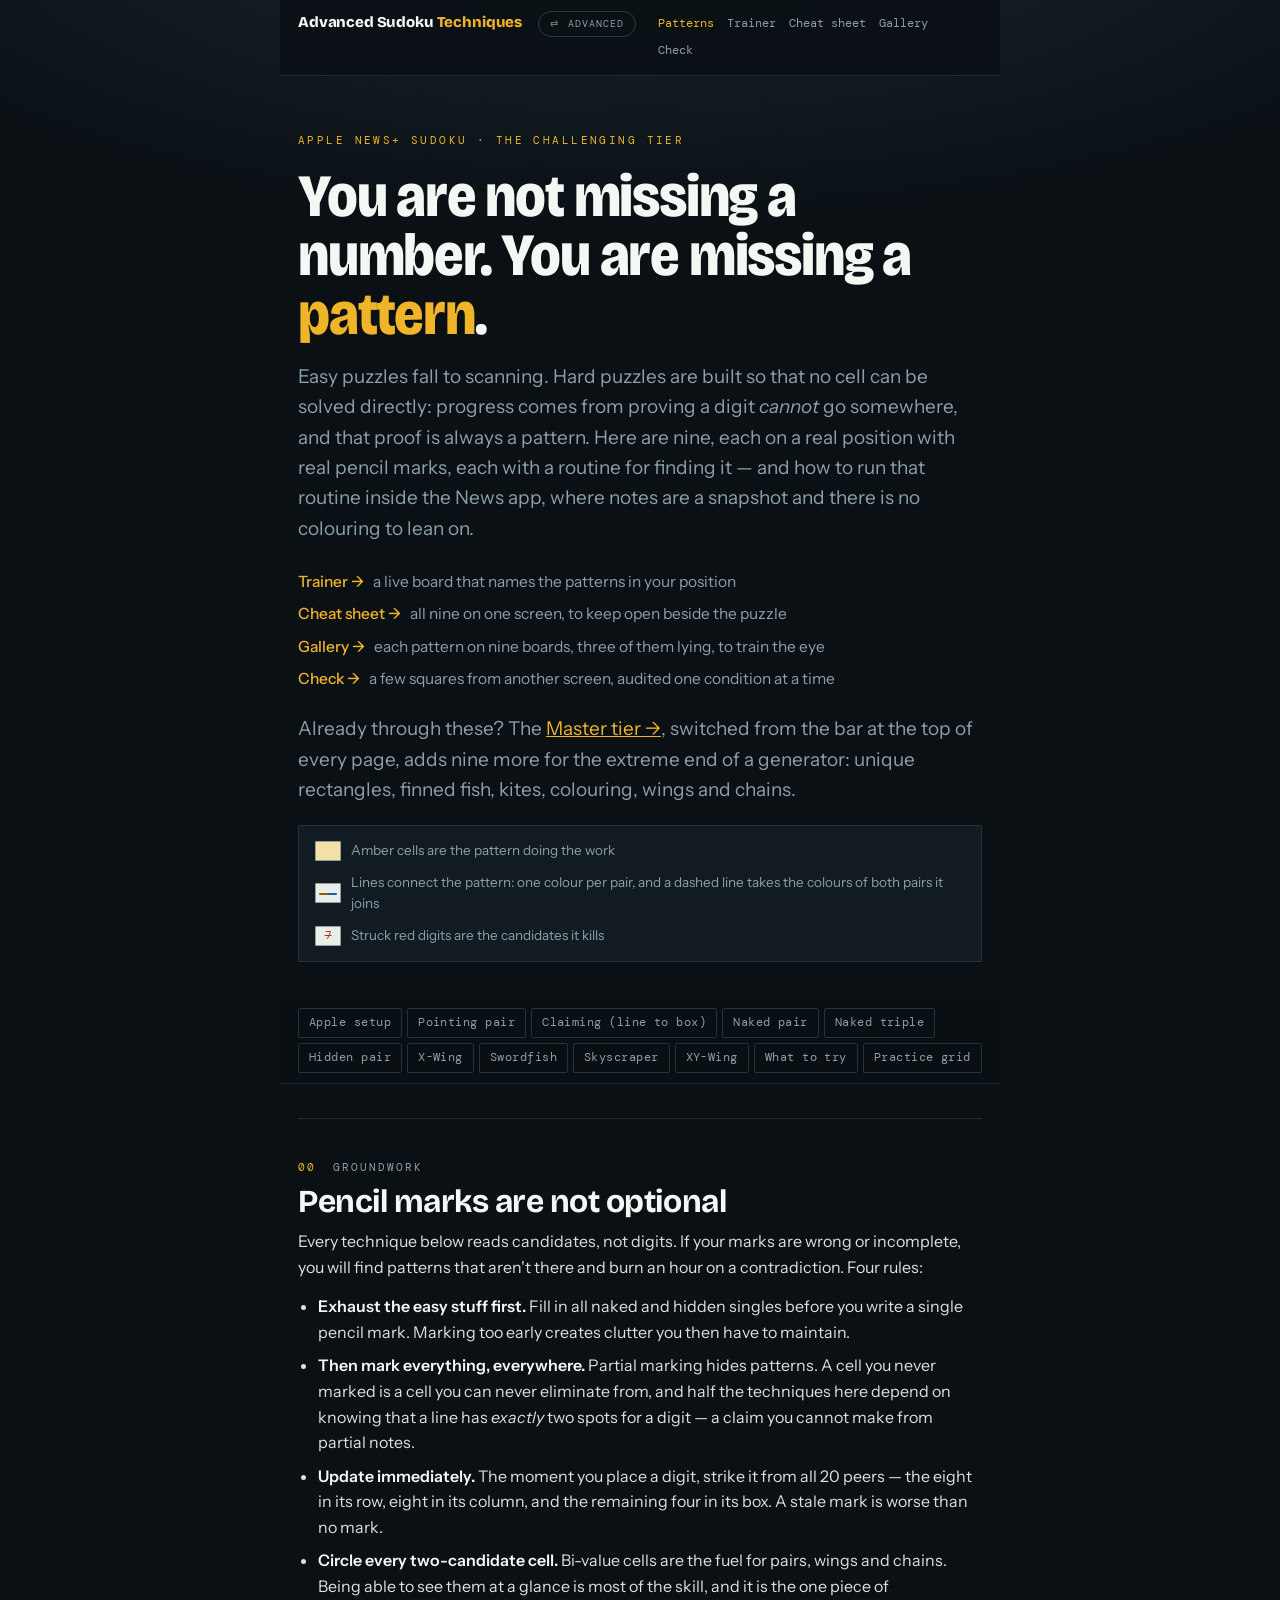
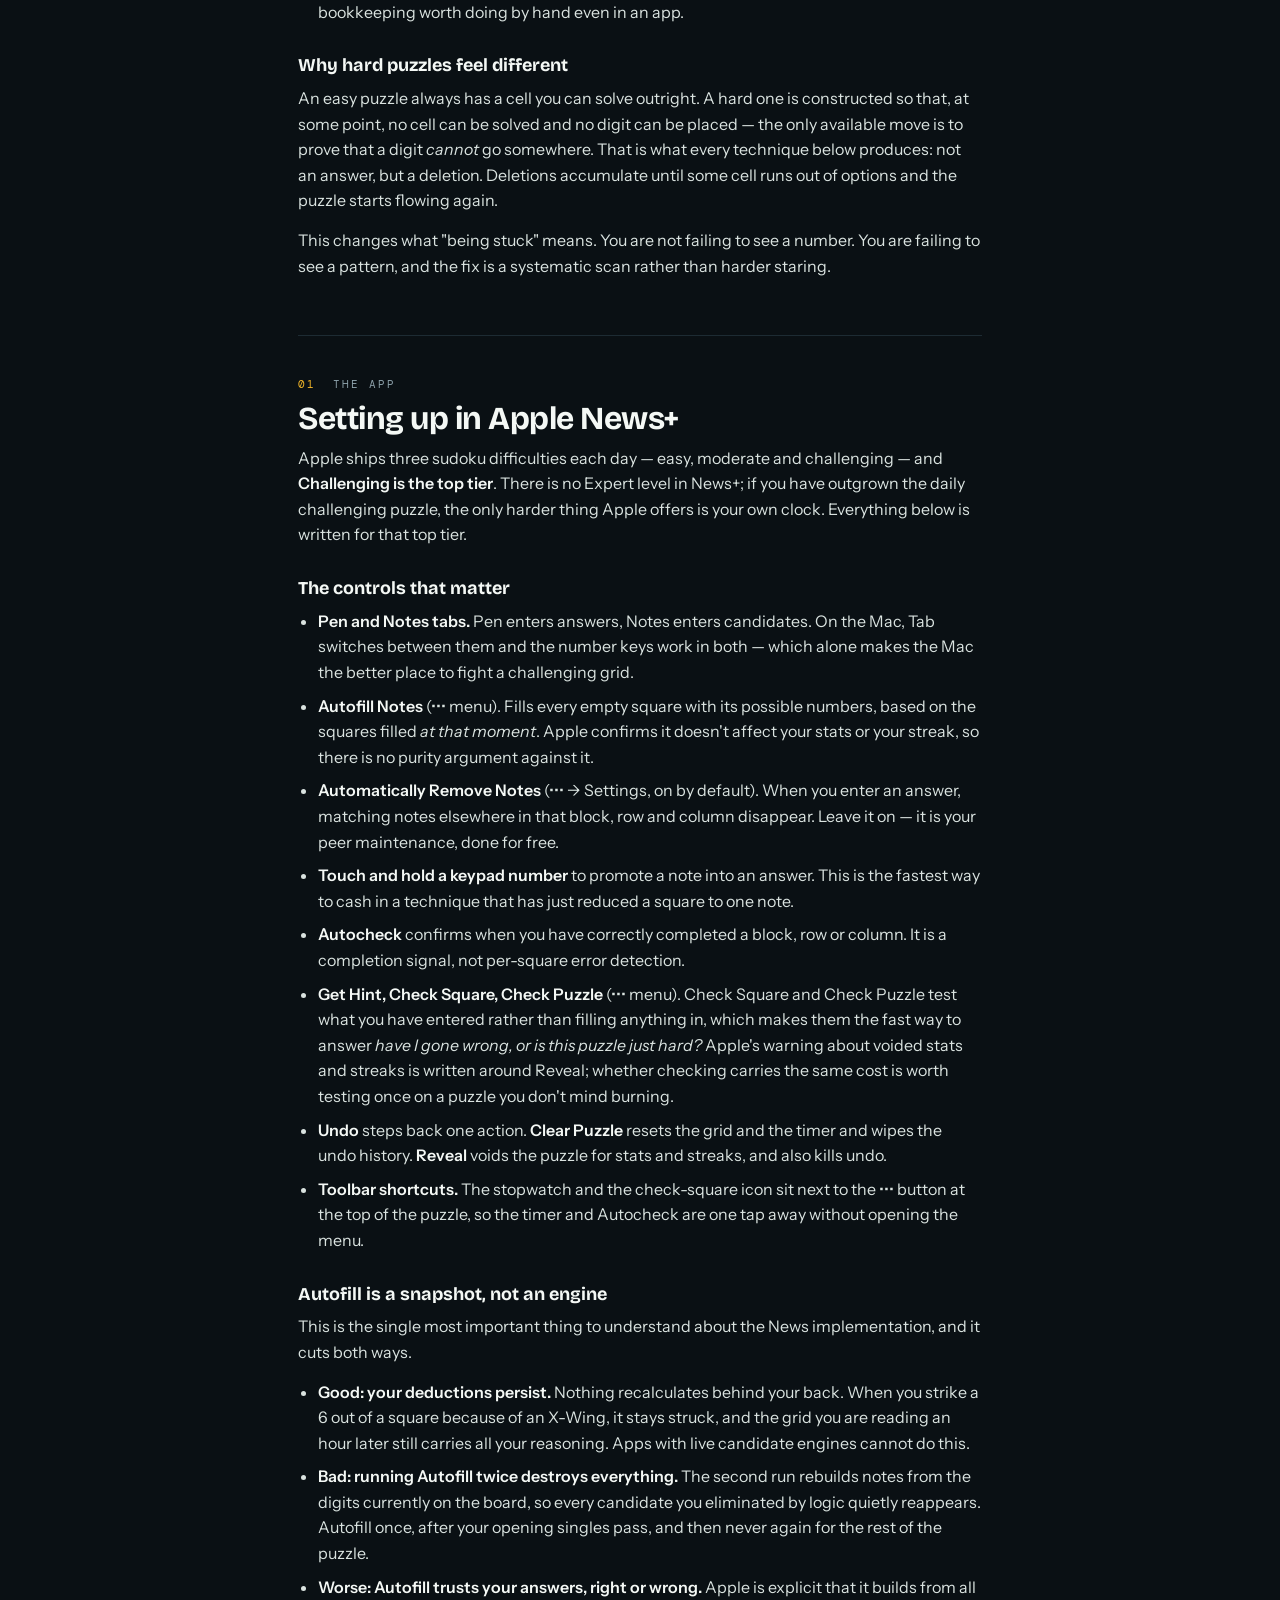
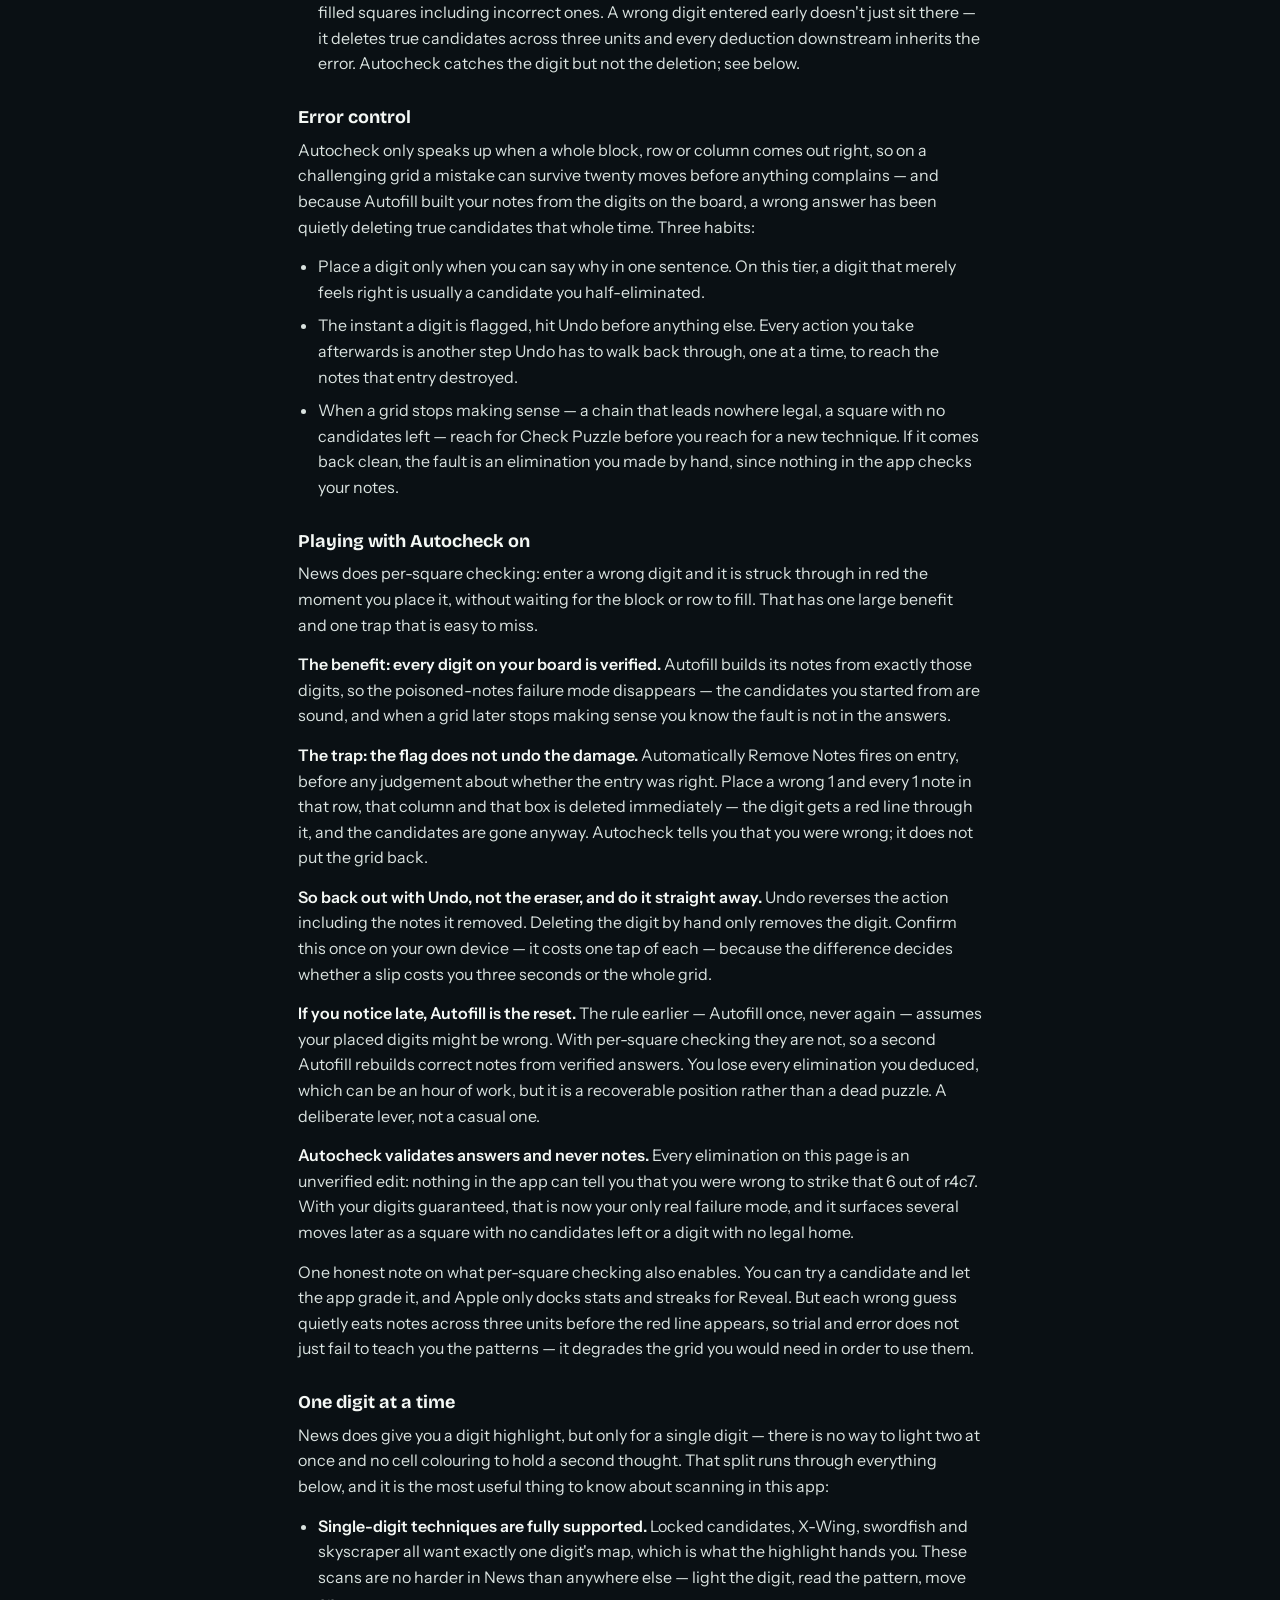
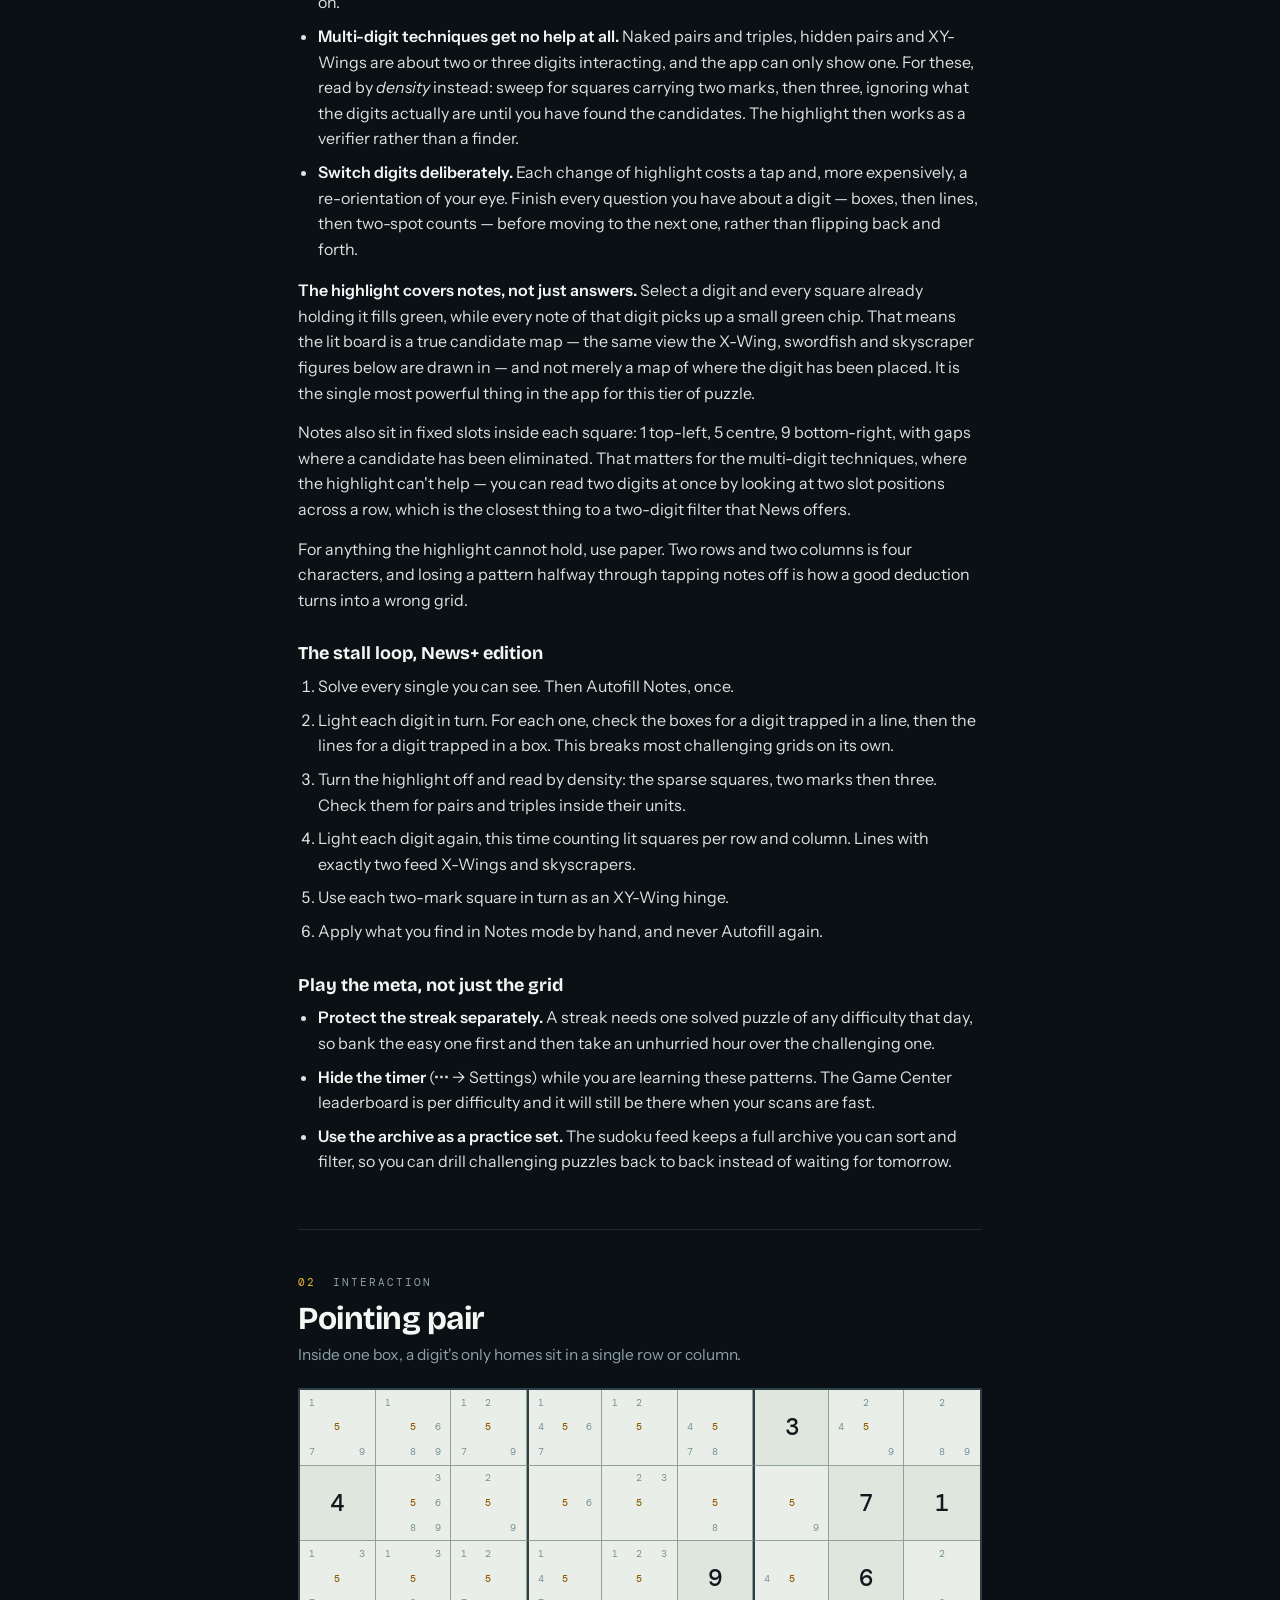
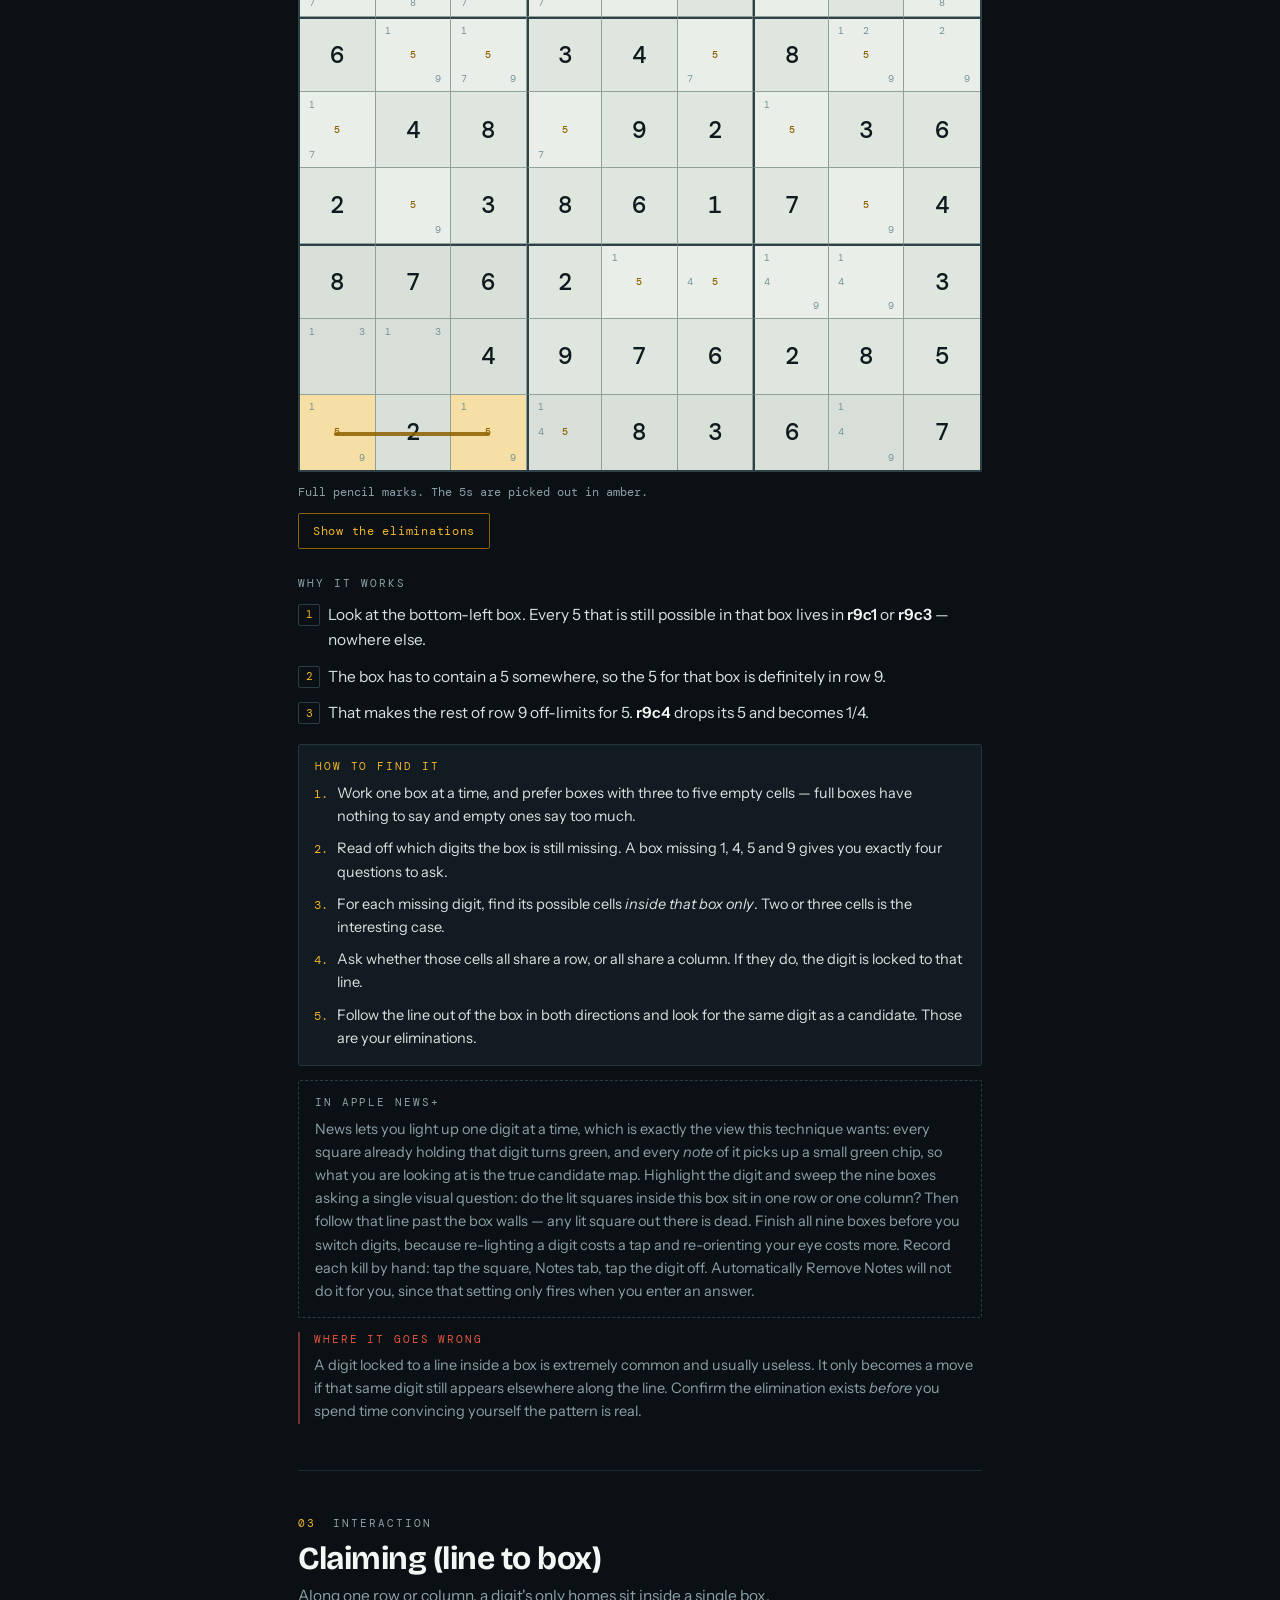
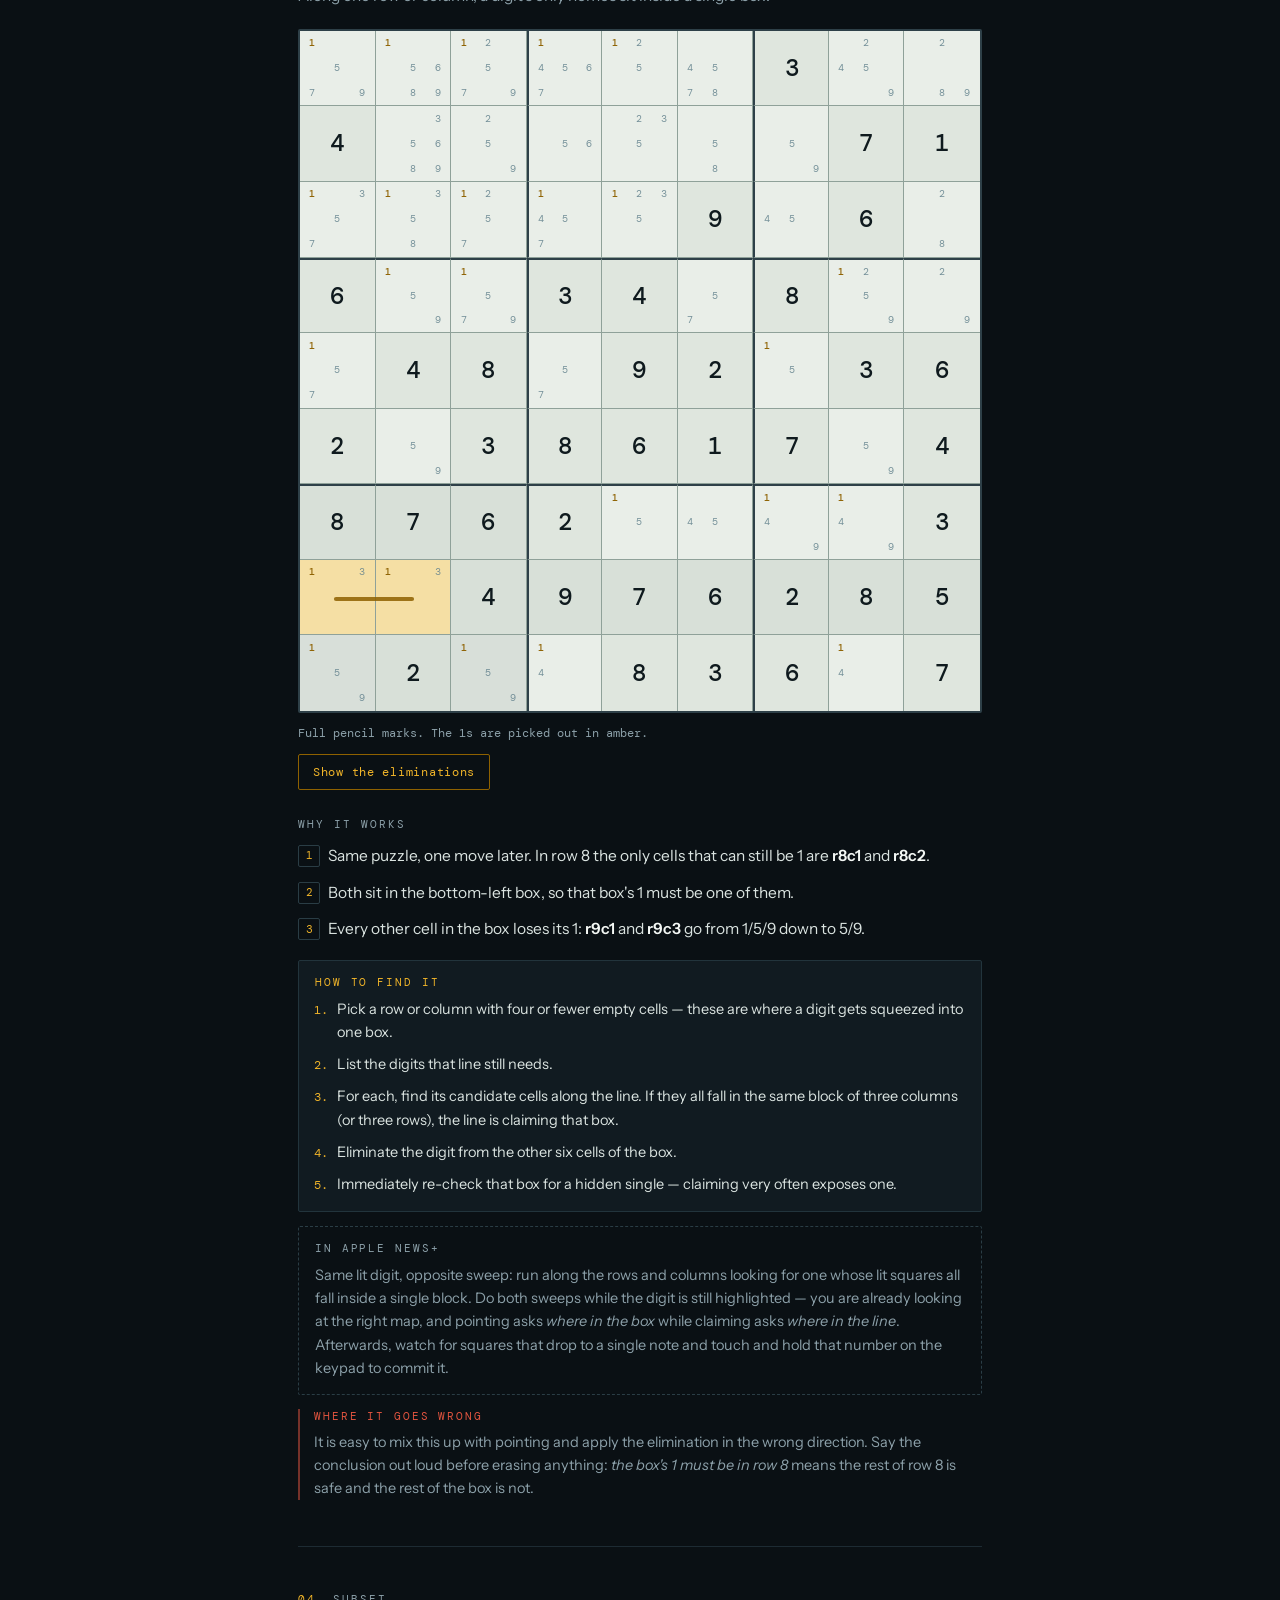
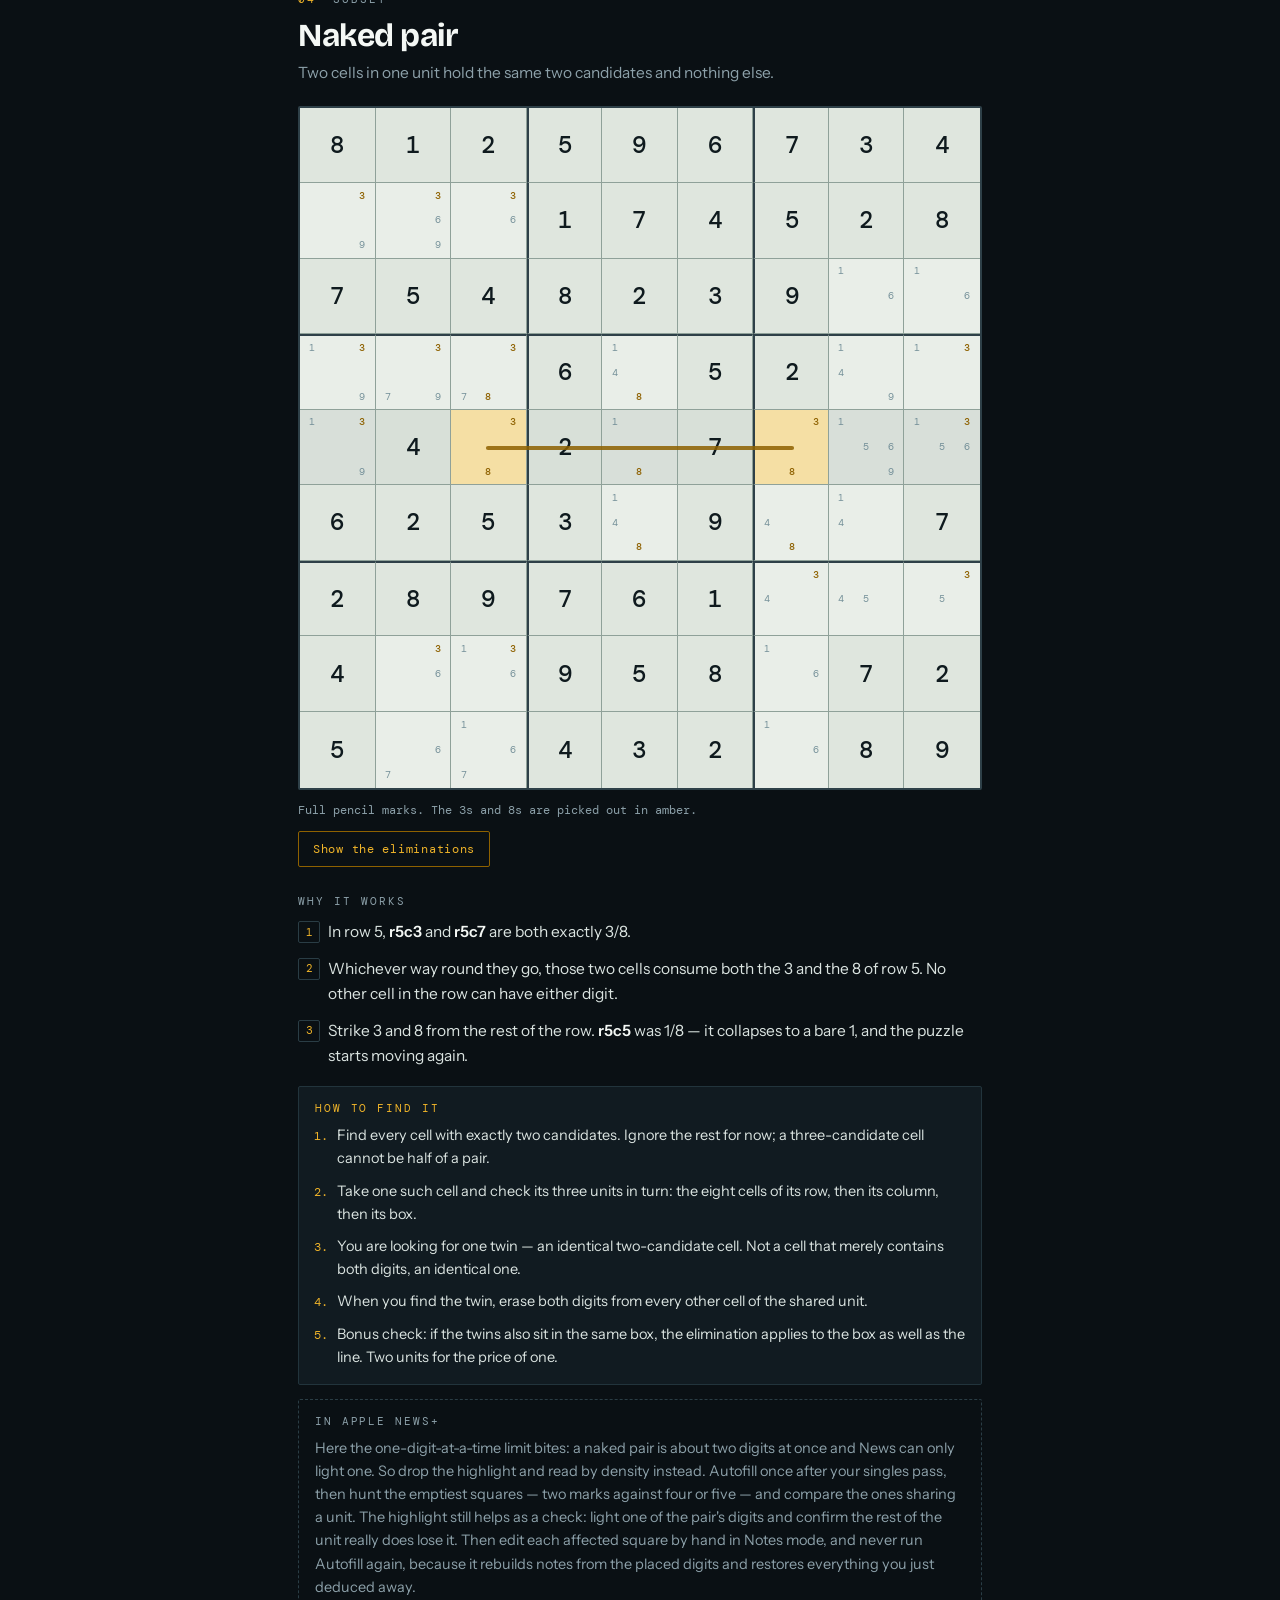
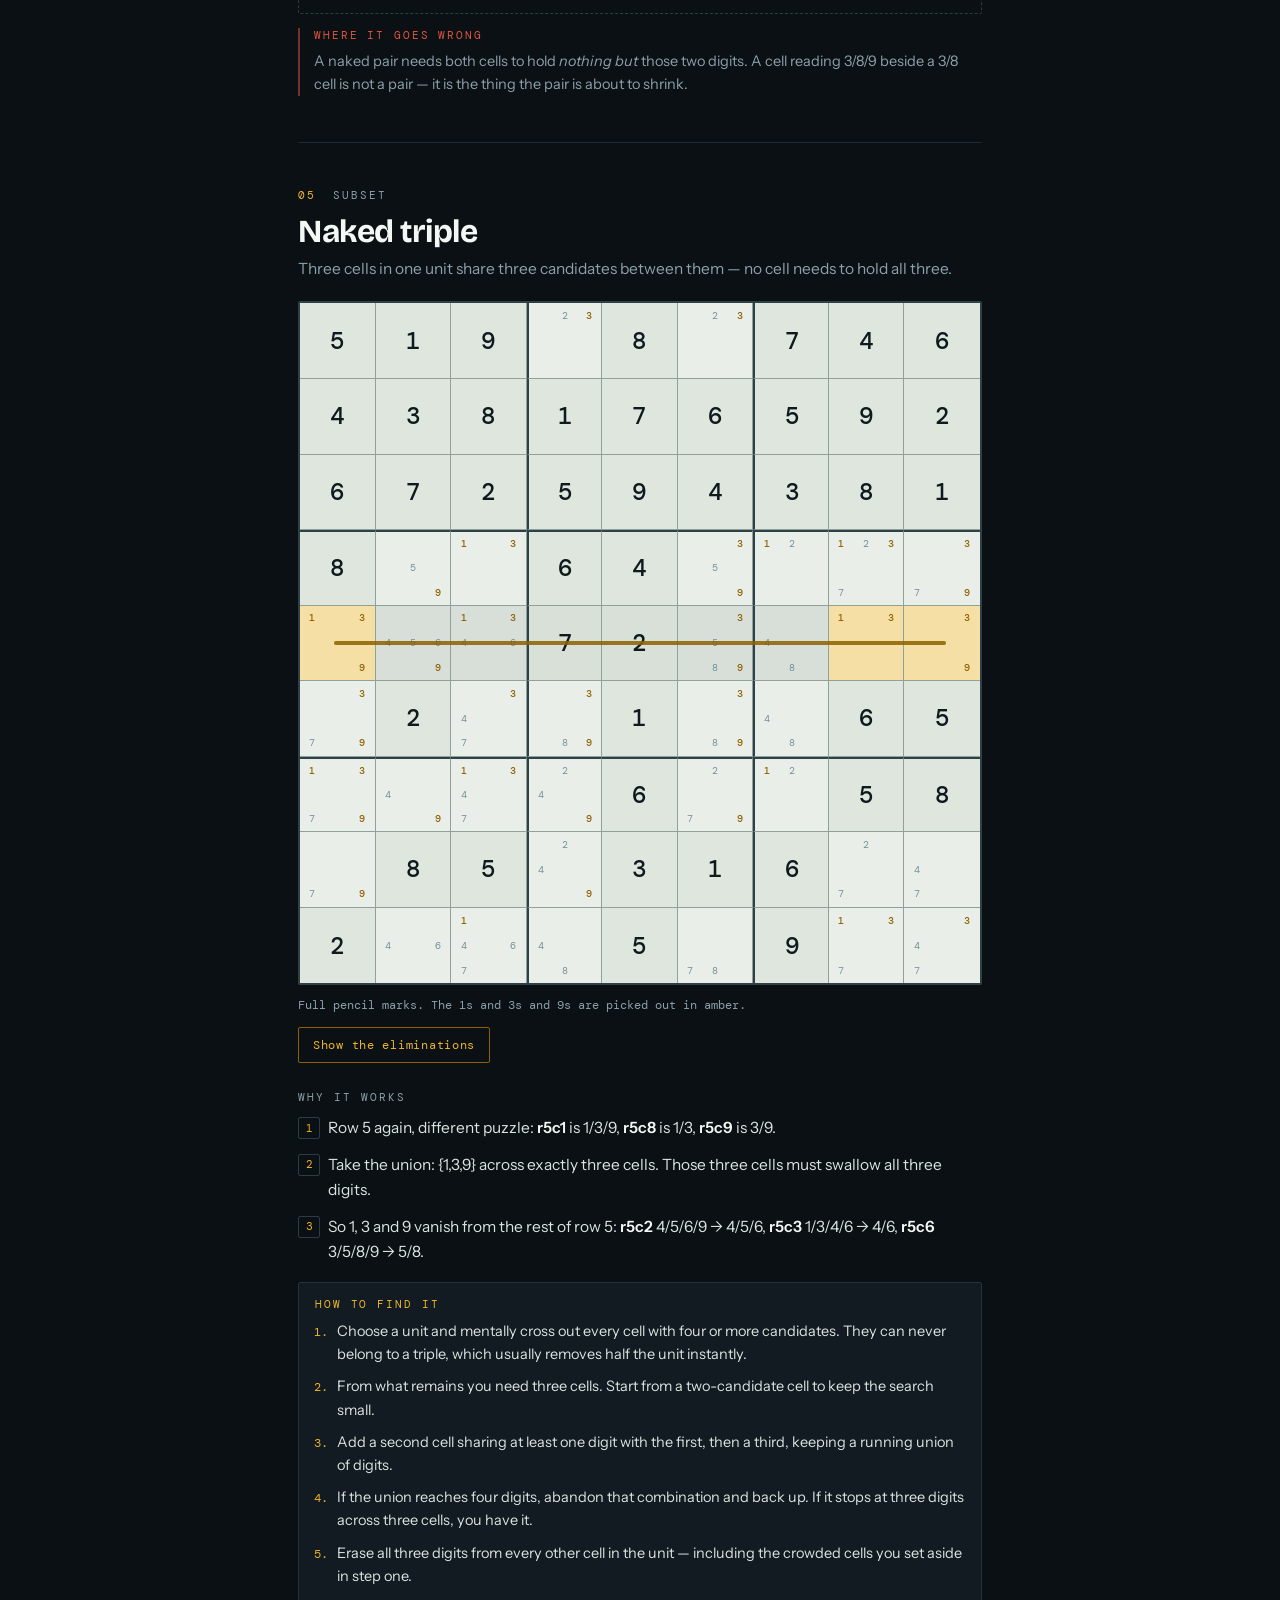
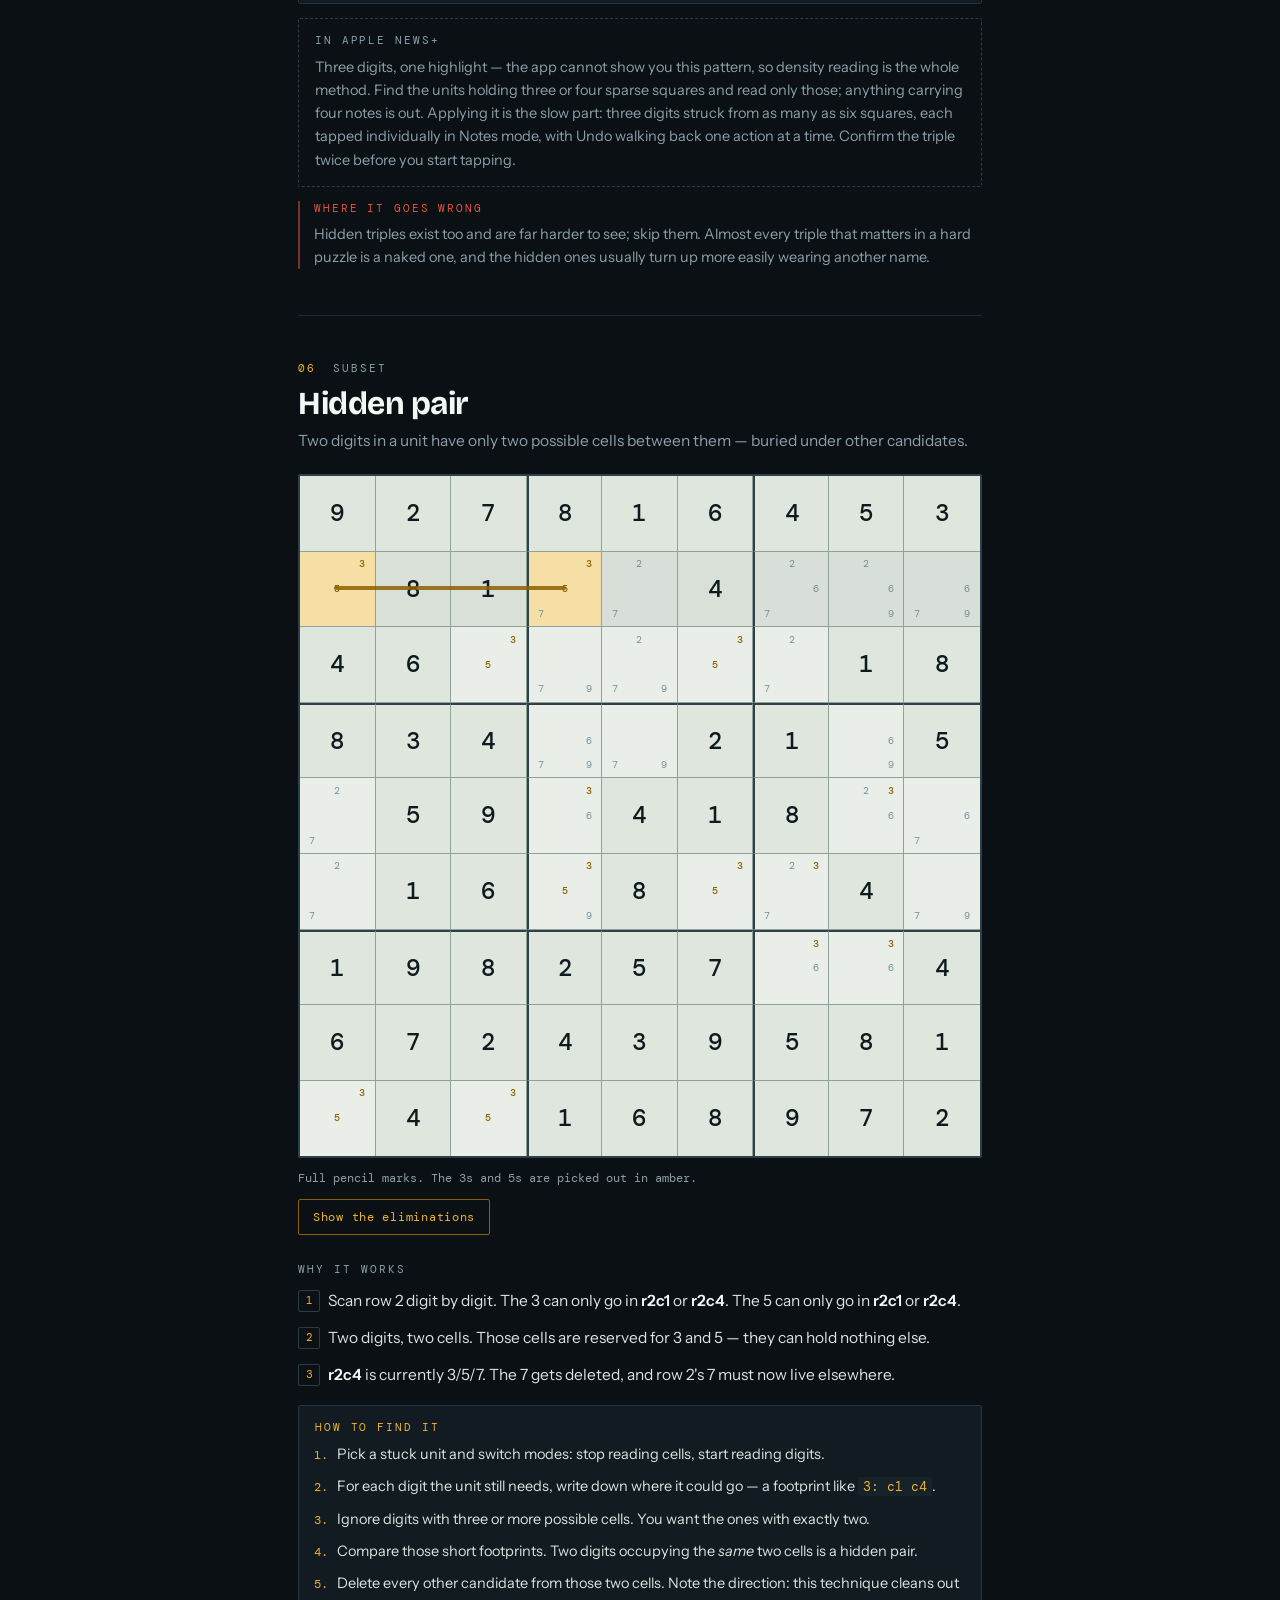
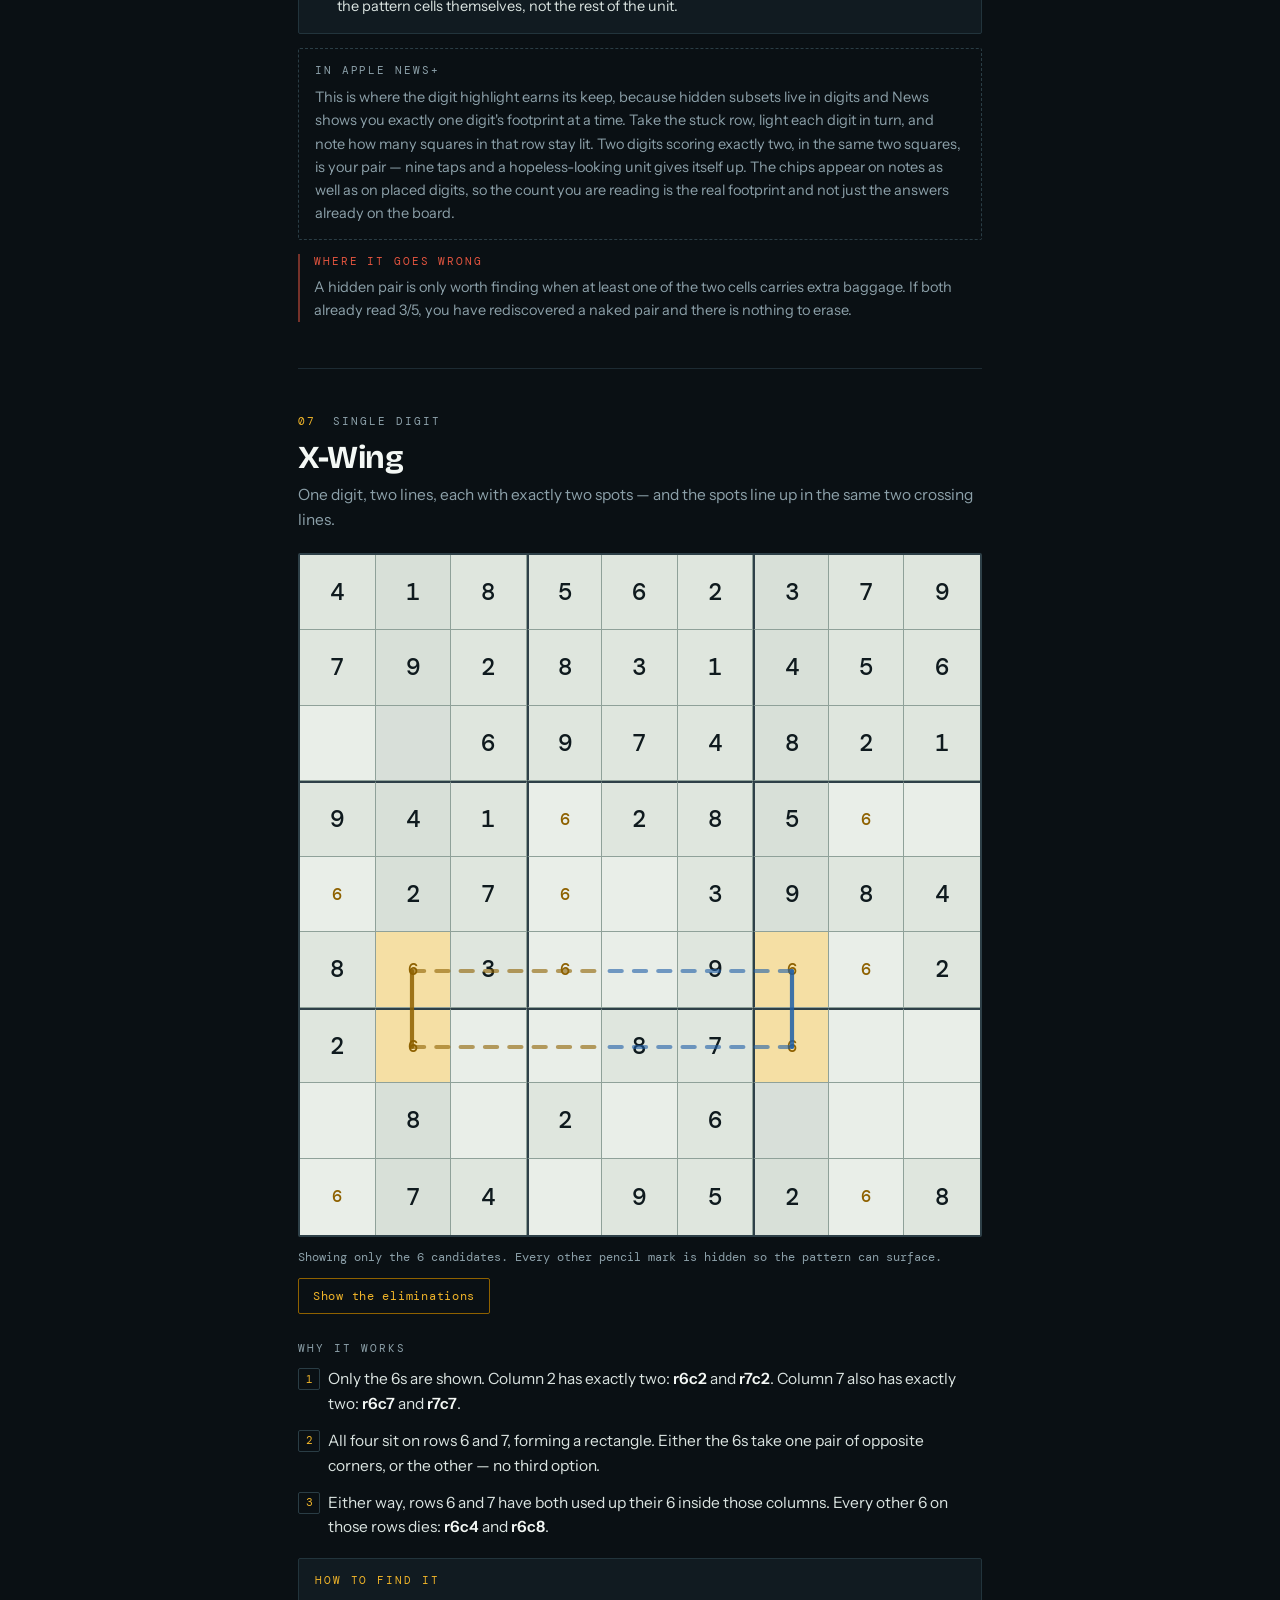
<file: index.html>
<!DOCTYPE html>
<html lang="en">
<head>
<meta charset="utf-8">
<meta name="viewport" content="width=device-width, initial-scale=1">
<title>Advanced Sudoku Techniques — cracking the News+ Challenging tier</title>
<link rel="preconnect" href="https://fonts.googleapis.com">
<link rel="preconnect" href="https://fonts.gstatic.com" crossorigin>
<link href="https://fonts.googleapis.com/css2?family=Bricolage+Grotesque:opsz,wdth,wght@12..96,75..100,400;12..96,75..100,700;12..96,75..100,800&family=Instrument+Sans:wght@400;500;600&family=DM+Mono:wght@400;500&display=swap" rel="stylesheet">
<link rel="manifest" href="manifest.webmanifest">
<meta name="theme-color" content="#0A1014">
<link rel="icon" href="assets/icons/icon.svg" type="image/svg+xml">
<link rel="icon" href="assets/icons/favicon-32.png" sizes="32x32" type="image/png">
<link rel="apple-touch-icon" href="assets/icons/apple-touch-icon.png">
<meta name="mobile-web-app-capable" content="yes">
<meta name="apple-mobile-web-app-capable" content="yes">
<meta name="apple-mobile-web-app-status-bar-style" content="black">
<meta name="apple-mobile-web-app-title" content="AST">
<link rel="stylesheet" href="assets/css/site.css">
</head>
<body data-page="patterns" data-tier="advanced">
<div class="wrap">

<div class="sitebar">
    <span class="mark"><span class="mark-long">Advanced Sudoku <em>Techniques</em></span><span class="mark-short">AST</span></span>
    <nav>
      <a data-page="patterns" aria-current="page" href="index.html">Patterns</a>
      <a data-page="trainer" href="trainer.html">Trainer</a>
      <a data-page="cheatsheet" href="cheatsheet.html">Cheat sheet</a>
      <a data-page="gallery" href="gallery.html">Gallery</a>
      <a data-page="check" href="check.html">Check</a>
    </nav>
  </div>

  <header class="hero">
  <p class="kicker">Apple News+ Sudoku · the Challenging tier</p>
  <h1>You are not missing a number. You are missing a <em>pattern</em>.</h1>
  <p class="lede">Easy puzzles fall to scanning. Hard puzzles are built so that no cell can be solved directly: progress comes from proving a digit <i>cannot</i> go somewhere, and that proof is always a pattern. Here are nine, each on a real position with real pencil marks, each with a routine for finding it &mdash; and how to run that routine inside the News app, where notes are a snapshot and there is no colouring to lean on.</p>
  <ul class="goto">
    <li><a href="trainer.html">Trainer &rarr;</a> a live board that names the patterns in your position</li>
    <li><a href="cheatsheet.html">Cheat sheet &rarr;</a> all nine on one screen, to keep open beside the puzzle</li>
    <li><a href="gallery.html">Gallery &rarr;</a> each pattern on nine boards, three of them lying, to train the eye</li>
    <li><a href="check.html">Check &rarr;</a> a few squares from another screen, audited one condition at a time</li>
  </ul>
  <p class="lede" style="margin-bottom:20px">Already through these? The <a href="master.html" style="color:var(--amber)">Master tier &rarr;</a>, switched from the bar at the top of every page, adds nine more for the extreme end of a generator: unique rectangles, finned fish, kites, colouring, wings and chains.</p>
  <div class="legend">
    <p><span class="swatch b"></span> Amber cells are the pattern doing the work</p>
    <p><span class="swatch l"></span> Lines connect the pattern: one colour per pair, and a dashed line takes the colours of both pairs it joins</p>
    <p><span class="swatch k"></span> Struck red digits are the candidates it kills</p>
  </div>
</header>

<nav aria-label="Techniques"><a href="#autonotes">Apple setup</a><a href="#pointing">Pointing pair</a><a href="#claiming">Claiming (line to box)</a><a href="#naked-pair">Naked pair</a><a href="#naked-triple">Naked triple</a><a href="#hidden-pair">Hidden pair</a><a href="#x-wing">X-Wing</a><a href="#swordfish">Swordfish</a><a href="#skyscraper">Skyscraper</a><a href="#xy-wing">XY-Wing</a><a href="#triage">What to try</a><a href="#practice">Practice grid</a></nav>

<section class="block" id="marks">
  <span class="eyebrow"><i>00</i> Groundwork</span>
  <h2>Pencil marks are not optional</h2>
  <p>Every technique below reads candidates, not digits. If your marks are wrong or incomplete, you will find patterns that aren't there and burn an hour on a contradiction. Four rules:</p>
  <ul>
    <li><b>Exhaust the easy stuff first.</b> Fill in all naked and hidden singles before you write a single pencil mark. Marking too early creates clutter you then have to maintain.</li>
    <li><b>Then mark everything, everywhere.</b> Partial marking hides patterns. A cell you never marked is a cell you can never eliminate from, and half the techniques here depend on knowing that a line has <i>exactly</i> two spots for a digit — a claim you cannot make from partial notes.</li>
    <li><b>Update immediately.</b> The moment you place a digit, strike it from all 20 peers — the eight in its row, eight in its column, and the remaining four in its box. A stale mark is worse than no mark.</li>
    <li><b>Circle every two-candidate cell.</b> Bi-value cells are the fuel for pairs, wings and chains. Being able to see them at a glance is most of the skill, and it is the one piece of bookkeeping worth doing by hand even in an app.</li>
  </ul>
  <h3>Why hard puzzles feel different</h3>
  <p>An easy puzzle always has a cell you can solve outright. A hard one is constructed so that, at some point, no cell can be solved and no digit can be placed — the only available move is to prove that a digit <i>cannot</i> go somewhere. That is what every technique below produces: not an answer, but a deletion. Deletions accumulate until some cell runs out of options and the puzzle starts flowing again.</p>
  <p>This changes what "being stuck" means. You are not failing to see a number. You are failing to see a pattern, and the fix is a systematic scan rather than harder staring.</p>
</section>

<section class="block" id="autonotes">
  <span class="eyebrow"><i>01</i> The app</span>
  <h2>Setting up in Apple News+</h2>
  <p>Apple ships three sudoku difficulties each day — easy, moderate and challenging — and <b>Challenging is the top tier</b>. There is no Expert level in News+; if you have outgrown the daily challenging puzzle, the only harder thing Apple offers is your own clock. Everything below is written for that top tier.</p>

  <h3>The controls that matter</h3>
  <ul>
    <li><b>Pen and Notes tabs.</b> Pen enters answers, Notes enters candidates. On the Mac, Tab switches between them and the number keys work in both — which alone makes the Mac the better place to fight a challenging grid.</li>
    <li><b>Autofill Notes</b> (••• menu). Fills every empty square with its possible numbers, based on the squares filled <i>at that moment</i>. Apple confirms it doesn't affect your stats or your streak, so there is no purity argument against it.</li>
    <li><b>Automatically Remove Notes</b> (••• &rarr; Settings, on by default). When you enter an answer, matching notes elsewhere in that block, row and column disappear. Leave it on — it is your peer maintenance, done for free.</li>
    <li><b>Touch and hold a keypad number</b> to promote a note into an answer. This is the fastest way to cash in a technique that has just reduced a square to one note.</li>
    <li><b>Autocheck</b> confirms when you have correctly completed a block, row or column. It is a completion signal, not per-square error detection.</li>
    <li><b>Get Hint, Check Square, Check Puzzle</b> (••• menu). Check Square and Check Puzzle test what you have entered rather than filling anything in, which makes them the fast way to answer <i>have I gone wrong, or is this puzzle just hard?</i> Apple's warning about voided stats and streaks is written around Reveal; whether checking carries the same cost is worth testing once on a puzzle you don't mind burning.</li>
    <li><b>Undo</b> steps back one action. <b>Clear Puzzle</b> resets the grid and the timer and wipes the undo history. <b>Reveal</b> voids the puzzle for stats and streaks, and also kills undo.</li>
    <li><b>Toolbar shortcuts.</b> The stopwatch and the check-square icon sit next to the ••• button at the top of the puzzle, so the timer and Autocheck are one tap away without opening the menu.</li>
  </ul>

  <h3>Autofill is a snapshot, not an engine</h3>
  <p>This is the single most important thing to understand about the News implementation, and it cuts both ways.</p>
  <ul>
    <li><b>Good: your deductions persist.</b> Nothing recalculates behind your back. When you strike a 6 out of a square because of an X-Wing, it stays struck, and the grid you are reading an hour later still carries all your reasoning. Apps with live candidate engines cannot do this.</li>
    <li><b>Bad: running Autofill twice destroys everything.</b> The second run rebuilds notes from the digits currently on the board, so every candidate you eliminated by logic quietly reappears. Autofill once, after your opening singles pass, and then never again for the rest of the puzzle.</li>
    <li><b>Worse: Autofill trusts your answers, right or wrong.</b> Apple is explicit that it builds from all filled squares including incorrect ones. A wrong digit entered early doesn't just sit there — it deletes true candidates across three units and every deduction downstream inherits the error. Autocheck catches the digit but not the deletion; see below.</li>
  </ul>

  <h3>Error control</h3>
  <p>Autocheck only speaks up when a whole block, row or column comes out right, so on a challenging grid a mistake can survive twenty moves before anything complains — and because Autofill built your notes from the digits on the board, a wrong answer has been quietly deleting true candidates that whole time. Three habits:</p>
  <ul>
    <li>Place a digit only when you can say why in one sentence. On this tier, a digit that merely feels right is usually a candidate you half-eliminated.</li>
    <li>The instant a digit is flagged, hit Undo before anything else. Every action you take afterwards is another step Undo has to walk back through, one at a time, to reach the notes that entry destroyed.</li>
    <li>When a grid stops making sense — a chain that leads nowhere legal, a square with no candidates left — reach for Check Puzzle before you reach for a new technique. If it comes back clean, the fault is an elimination you made by hand, since nothing in the app checks your notes.</li>
  </ul>

  <h3>Playing with Autocheck on</h3>
  <p>News does per-square checking: enter a wrong digit and it is struck through in red the moment you place it, without waiting for the block or row to fill. That has one large benefit and one trap that is easy to miss.</p>
  <p><b>The benefit: every digit on your board is verified.</b> Autofill builds its notes from exactly those digits, so the poisoned-notes failure mode disappears — the candidates you started from are sound, and when a grid later stops making sense you know the fault is not in the answers.</p>
  <p><b>The trap: the flag does not undo the damage.</b> Automatically Remove Notes fires on entry, before any judgement about whether the entry was right. Place a wrong 1 and every 1 note in that row, that column and that box is deleted immediately — the digit gets a red line through it, and the candidates are gone anyway. Autocheck tells you that you were wrong; it does not put the grid back.</p>
  <p><b>So back out with Undo, not the eraser, and do it straight away.</b> Undo reverses the action including the notes it removed. Deleting the digit by hand only removes the digit. Confirm this once on your own device — it costs one tap of each — because the difference decides whether a slip costs you three seconds or the whole grid.</p>
  <p><b>If you notice late, Autofill is the reset.</b> The rule earlier — Autofill once, never again — assumes your placed digits might be wrong. With per-square checking they are not, so a second Autofill rebuilds correct notes from verified answers. You lose every elimination you deduced, which can be an hour of work, but it is a recoverable position rather than a dead puzzle. A deliberate lever, not a casual one.</p>
  <p><b>Autocheck validates answers and never notes.</b> Every elimination on this page is an unverified edit: nothing in the app can tell you that you were wrong to strike that 6 out of r4c7. With your digits guaranteed, that is now your only real failure mode, and it surfaces several moves later as a square with no candidates left or a digit with no legal home.</p>
  <p>One honest note on what per-square checking also enables. You can try a candidate and let the app grade it, and Apple only docks stats and streaks for Reveal. But each wrong guess quietly eats notes across three units before the red line appears, so trial and error does not just fail to teach you the patterns — it degrades the grid you would need in order to use them.</p>

  <h3>One digit at a time</h3>
  <p>News does give you a digit highlight, but only for a single digit — there is no way to light two at once and no cell colouring to hold a second thought. That split runs through everything below, and it is the most useful thing to know about scanning in this app:</p>
  <ul>
    <li><b>Single-digit techniques are fully supported.</b> Locked candidates, X-Wing, swordfish and skyscraper all want exactly one digit's map, which is what the highlight hands you. These scans are no harder in News than anywhere else — light the digit, read the pattern, move on.</li>
    <li><b>Multi-digit techniques get no help at all.</b> Naked pairs and triples, hidden pairs and XY-Wings are about two or three digits interacting, and the app can only show one. For these, read by <i>density</i> instead: sweep for squares carrying two marks, then three, ignoring what the digits actually are until you have found the candidates. The highlight then works as a verifier rather than a finder.</li>
    <li><b>Switch digits deliberately.</b> Each change of highlight costs a tap and, more expensively, a re-orientation of your eye. Finish every question you have about a digit — boxes, then lines, then two-spot counts — before moving to the next one, rather than flipping back and forth.</li>
  </ul>
  <p><b>The highlight covers notes, not just answers.</b> Select a digit and every square already holding it fills green, while every note of that digit picks up a small green chip. That means the lit board is a true candidate map — the same view the X-Wing, swordfish and skyscraper figures below are drawn in — and not merely a map of where the digit has been placed. It is the single most powerful thing in the app for this tier of puzzle.</p>
  <p>Notes also sit in fixed slots inside each square: 1 top-left, 5 centre, 9 bottom-right, with gaps where a candidate has been eliminated. That matters for the multi-digit techniques, where the highlight can't help — you can read two digits at once by looking at two slot positions across a row, which is the closest thing to a two-digit filter that News offers.</p>
  <p>For anything the highlight cannot hold, use paper. Two rows and two columns is four characters, and losing a pattern halfway through tapping notes off is how a good deduction turns into a wrong grid.</p>

  <h3>The stall loop, News+ edition</h3>
  <ol>
    <li>Solve every single you can see. Then Autofill Notes, once.</li>
    <li>Light each digit in turn. For each one, check the boxes for a digit trapped in a line, then the lines for a digit trapped in a box. This breaks most challenging grids on its own.</li>
    <li>Turn the highlight off and read by density: the sparse squares, two marks then three. Check them for pairs and triples inside their units.</li>
    <li>Light each digit again, this time counting lit squares per row and column. Lines with exactly two feed X-Wings and skyscrapers.</li>
    <li>Use each two-mark square in turn as an XY-Wing hinge.</li>
    <li>Apply what you find in Notes mode by hand, and never Autofill again.</li>
  </ol>

  <h3>Play the meta, not just the grid</h3>
  <ul>
    <li><b>Protect the streak separately.</b> A streak needs one solved puzzle of any difficulty that day, so bank the easy one first and then take an unhurried hour over the challenging one.</li>
    <li><b>Hide the timer</b> (••• &rarr; Settings) while you are learning these patterns. The Game Center leaderboard is per difficulty and it will still be there when your scans are fast.</li>
    <li><b>Use the archive as a practice set.</b> The sudoku feed keeps a full archive you can sort and filter, so you can drill challenging puzzles back to back instead of waiting for tomorrow.</li>
  </ul>
</section>


<section class="case" id="pointing">
  <header class="casehead">
    <span class="eyebrow"><i>02</i> Interaction</span>
    <h2>Pointing pair</h2>
    <p class="look">Inside one box, a digit's only homes sit in a single row or column.</p>
  </header>
  <figure class="fig" data-state="hidden">
    <div class="gridwrap"><div class="grid"><div class="cell"><div class="marks"><span class="m on">1</span><span class="m">&nbsp;</span><span class="m">&nbsp;</span><span class="m">&nbsp;</span><span class="m on key">5</span><span class="m">&nbsp;</span><span class="m on">7</span><span class="m">&nbsp;</span><span class="m on">9</span></div></div><div class="cell"><div class="marks"><span class="m on">1</span><span class="m">&nbsp;</span><span class="m">&nbsp;</span><span class="m">&nbsp;</span><span class="m on key">5</span><span class="m on">6</span><span class="m">&nbsp;</span><span class="m on">8</span><span class="m on">9</span></div></div><div class="cell"><div class="marks"><span class="m on">1</span><span class="m on">2</span><span class="m">&nbsp;</span><span class="m">&nbsp;</span><span class="m on key">5</span><span class="m">&nbsp;</span><span class="m on">7</span><span class="m">&nbsp;</span><span class="m on">9</span></div></div><div class="cell bl"><div class="marks"><span class="m on">1</span><span class="m">&nbsp;</span><span class="m">&nbsp;</span><span class="m on">4</span><span class="m on key">5</span><span class="m on">6</span><span class="m on">7</span><span class="m">&nbsp;</span><span class="m">&nbsp;</span></div></div><div class="cell"><div class="marks"><span class="m on">1</span><span class="m on">2</span><span class="m">&nbsp;</span><span class="m">&nbsp;</span><span class="m on key">5</span><span class="m">&nbsp;</span><span class="m">&nbsp;</span><span class="m">&nbsp;</span><span class="m">&nbsp;</span></div></div><div class="cell"><div class="marks"><span class="m">&nbsp;</span><span class="m">&nbsp;</span><span class="m">&nbsp;</span><span class="m on">4</span><span class="m on key">5</span><span class="m">&nbsp;</span><span class="m on">7</span><span class="m on">8</span><span class="m">&nbsp;</span></div></div><div class="cell bl given"><span class="dig">3</span></div><div class="cell"><div class="marks"><span class="m">&nbsp;</span><span class="m on">2</span><span class="m">&nbsp;</span><span class="m on">4</span><span class="m on key">5</span><span class="m">&nbsp;</span><span class="m">&nbsp;</span><span class="m">&nbsp;</span><span class="m on">9</span></div></div><div class="cell"><div class="marks"><span class="m">&nbsp;</span><span class="m on">2</span><span class="m">&nbsp;</span><span class="m">&nbsp;</span><span class="m">&nbsp;</span><span class="m">&nbsp;</span><span class="m">&nbsp;</span><span class="m on">8</span><span class="m on">9</span></div></div><div class="cell given"><span class="dig">4</span></div><div class="cell"><div class="marks"><span class="m">&nbsp;</span><span class="m">&nbsp;</span><span class="m on">3</span><span class="m">&nbsp;</span><span class="m on key">5</span><span class="m on">6</span><span class="m">&nbsp;</span><span class="m on">8</span><span class="m on">9</span></div></div><div class="cell"><div class="marks"><span class="m">&nbsp;</span><span class="m on">2</span><span class="m">&nbsp;</span><span class="m">&nbsp;</span><span class="m on key">5</span><span class="m">&nbsp;</span><span class="m">&nbsp;</span><span class="m">&nbsp;</span><span class="m on">9</span></div></div><div class="cell bl"><div class="marks"><span class="m">&nbsp;</span><span class="m">&nbsp;</span><span class="m">&nbsp;</span><span class="m">&nbsp;</span><span class="m on key">5</span><span class="m on">6</span><span class="m">&nbsp;</span><span class="m">&nbsp;</span><span class="m">&nbsp;</span></div></div><div class="cell"><div class="marks"><span class="m">&nbsp;</span><span class="m on">2</span><span class="m on">3</span><span class="m">&nbsp;</span><span class="m on key">5</span><span class="m">&nbsp;</span><span class="m">&nbsp;</span><span class="m">&nbsp;</span><span class="m">&nbsp;</span></div></div><div class="cell"><div class="marks"><span class="m">&nbsp;</span><span class="m">&nbsp;</span><span class="m">&nbsp;</span><span class="m">&nbsp;</span><span class="m on key">5</span><span class="m">&nbsp;</span><span class="m">&nbsp;</span><span class="m on">8</span><span class="m">&nbsp;</span></div></div><div class="cell bl"><div class="marks"><span class="m">&nbsp;</span><span class="m">&nbsp;</span><span class="m">&nbsp;</span><span class="m">&nbsp;</span><span class="m on key">5</span><span class="m">&nbsp;</span><span class="m">&nbsp;</span><span class="m">&nbsp;</span><span class="m on">9</span></div></div><div class="cell given"><span class="dig">7</span></div><div class="cell given"><span class="dig">1</span></div><div class="cell"><div class="marks"><span class="m on">1</span><span class="m">&nbsp;</span><span class="m on">3</span><span class="m">&nbsp;</span><span class="m on key">5</span><span class="m">&nbsp;</span><span class="m on">7</span><span class="m">&nbsp;</span><span class="m">&nbsp;</span></div></div><div class="cell"><div class="marks"><span class="m on">1</span><span class="m">&nbsp;</span><span class="m on">3</span><span class="m">&nbsp;</span><span class="m on key">5</span><span class="m">&nbsp;</span><span class="m">&nbsp;</span><span class="m on">8</span><span class="m">&nbsp;</span></div></div><div class="cell"><div class="marks"><span class="m on">1</span><span class="m on">2</span><span class="m">&nbsp;</span><span class="m">&nbsp;</span><span class="m on key">5</span><span class="m">&nbsp;</span><span class="m on">7</span><span class="m">&nbsp;</span><span class="m">&nbsp;</span></div></div><div class="cell bl"><div class="marks"><span class="m on">1</span><span class="m">&nbsp;</span><span class="m">&nbsp;</span><span class="m on">4</span><span class="m on key">5</span><span class="m">&nbsp;</span><span class="m on">7</span><span class="m">&nbsp;</span><span class="m">&nbsp;</span></div></div><div class="cell"><div class="marks"><span class="m on">1</span><span class="m on">2</span><span class="m on">3</span><span class="m">&nbsp;</span><span class="m on key">5</span><span class="m">&nbsp;</span><span class="m">&nbsp;</span><span class="m">&nbsp;</span><span class="m">&nbsp;</span></div></div><div class="cell given"><span class="dig">9</span></div><div class="cell bl"><div class="marks"><span class="m">&nbsp;</span><span class="m">&nbsp;</span><span class="m">&nbsp;</span><span class="m on">4</span><span class="m on key">5</span><span class="m">&nbsp;</span><span class="m">&nbsp;</span><span class="m">&nbsp;</span><span class="m">&nbsp;</span></div></div><div class="cell given"><span class="dig">6</span></div><div class="cell"><div class="marks"><span class="m">&nbsp;</span><span class="m on">2</span><span class="m">&nbsp;</span><span class="m">&nbsp;</span><span class="m">&nbsp;</span><span class="m">&nbsp;</span><span class="m">&nbsp;</span><span class="m on">8</span><span class="m">&nbsp;</span></div></div><div class="cell bt given"><span class="dig">6</span></div><div class="cell bt"><div class="marks"><span class="m on">1</span><span class="m">&nbsp;</span><span class="m">&nbsp;</span><span class="m">&nbsp;</span><span class="m on key">5</span><span class="m">&nbsp;</span><span class="m">&nbsp;</span><span class="m">&nbsp;</span><span class="m on">9</span></div></div><div class="cell bt"><div class="marks"><span class="m on">1</span><span class="m">&nbsp;</span><span class="m">&nbsp;</span><span class="m">&nbsp;</span><span class="m on key">5</span><span class="m">&nbsp;</span><span class="m on">7</span><span class="m">&nbsp;</span><span class="m on">9</span></div></div><div class="cell bl bt given"><span class="dig">3</span></div><div class="cell bt given"><span class="dig">4</span></div><div class="cell bt"><div class="marks"><span class="m">&nbsp;</span><span class="m">&nbsp;</span><span class="m">&nbsp;</span><span class="m">&nbsp;</span><span class="m on key">5</span><span class="m">&nbsp;</span><span class="m on">7</span><span class="m">&nbsp;</span><span class="m">&nbsp;</span></div></div><div class="cell bl bt given"><span class="dig">8</span></div><div class="cell bt"><div class="marks"><span class="m on">1</span><span class="m on">2</span><span class="m">&nbsp;</span><span class="m">&nbsp;</span><span class="m on key">5</span><span class="m">&nbsp;</span><span class="m">&nbsp;</span><span class="m">&nbsp;</span><span class="m on">9</span></div></div><div class="cell bt"><div class="marks"><span class="m">&nbsp;</span><span class="m on">2</span><span class="m">&nbsp;</span><span class="m">&nbsp;</span><span class="m">&nbsp;</span><span class="m">&nbsp;</span><span class="m">&nbsp;</span><span class="m">&nbsp;</span><span class="m on">9</span></div></div><div class="cell"><div class="marks"><span class="m on">1</span><span class="m">&nbsp;</span><span class="m">&nbsp;</span><span class="m">&nbsp;</span><span class="m on key">5</span><span class="m">&nbsp;</span><span class="m on">7</span><span class="m">&nbsp;</span><span class="m">&nbsp;</span></div></div><div class="cell given"><span class="dig">4</span></div><div class="cell given"><span class="dig">8</span></div><div class="cell bl"><div class="marks"><span class="m">&nbsp;</span><span class="m">&nbsp;</span><span class="m">&nbsp;</span><span class="m">&nbsp;</span><span class="m on key">5</span><span class="m">&nbsp;</span><span class="m on">7</span><span class="m">&nbsp;</span><span class="m">&nbsp;</span></div></div><div class="cell given"><span class="dig">9</span></div><div class="cell given"><span class="dig">2</span></div><div class="cell bl"><div class="marks"><span class="m on">1</span><span class="m">&nbsp;</span><span class="m">&nbsp;</span><span class="m">&nbsp;</span><span class="m on key">5</span><span class="m">&nbsp;</span><span class="m">&nbsp;</span><span class="m">&nbsp;</span><span class="m">&nbsp;</span></div></div><div class="cell given"><span class="dig">3</span></div><div class="cell given"><span class="dig">6</span></div><div class="cell given"><span class="dig">2</span></div><div class="cell"><div class="marks"><span class="m">&nbsp;</span><span class="m">&nbsp;</span><span class="m">&nbsp;</span><span class="m">&nbsp;</span><span class="m on key">5</span><span class="m">&nbsp;</span><span class="m">&nbsp;</span><span class="m">&nbsp;</span><span class="m on">9</span></div></div><div class="cell given"><span class="dig">3</span></div><div class="cell bl given"><span class="dig">8</span></div><div class="cell given"><span class="dig">6</span></div><div class="cell given"><span class="dig">1</span></div><div class="cell bl given"><span class="dig">7</span></div><div class="cell"><div class="marks"><span class="m">&nbsp;</span><span class="m">&nbsp;</span><span class="m">&nbsp;</span><span class="m">&nbsp;</span><span class="m on key">5</span><span class="m">&nbsp;</span><span class="m">&nbsp;</span><span class="m">&nbsp;</span><span class="m on">9</span></div></div><div class="cell given"><span class="dig">4</span></div><div class="cell bt unitbox given"><span class="dig">8</span></div><div class="cell bt unitbox given"><span class="dig">7</span></div><div class="cell bt unitbox given"><span class="dig">6</span></div><div class="cell bl bt given"><span class="dig">2</span></div><div class="cell bt"><div class="marks"><span class="m on">1</span><span class="m">&nbsp;</span><span class="m">&nbsp;</span><span class="m">&nbsp;</span><span class="m on key">5</span><span class="m">&nbsp;</span><span class="m">&nbsp;</span><span class="m">&nbsp;</span><span class="m">&nbsp;</span></div></div><div class="cell bt"><div class="marks"><span class="m">&nbsp;</span><span class="m">&nbsp;</span><span class="m">&nbsp;</span><span class="m on">4</span><span class="m on key">5</span><span class="m">&nbsp;</span><span class="m">&nbsp;</span><span class="m">&nbsp;</span><span class="m">&nbsp;</span></div></div><div class="cell bl bt"><div class="marks"><span class="m on">1</span><span class="m">&nbsp;</span><span class="m">&nbsp;</span><span class="m on">4</span><span class="m">&nbsp;</span><span class="m">&nbsp;</span><span class="m">&nbsp;</span><span class="m">&nbsp;</span><span class="m on">9</span></div></div><div class="cell bt"><div class="marks"><span class="m on">1</span><span class="m">&nbsp;</span><span class="m">&nbsp;</span><span class="m on">4</span><span class="m">&nbsp;</span><span class="m">&nbsp;</span><span class="m">&nbsp;</span><span class="m">&nbsp;</span><span class="m on">9</span></div></div><div class="cell bt given"><span class="dig">3</span></div><div class="cell unitbox"><div class="marks"><span class="m on">1</span><span class="m">&nbsp;</span><span class="m on">3</span><span class="m">&nbsp;</span><span class="m">&nbsp;</span><span class="m">&nbsp;</span><span class="m">&nbsp;</span><span class="m">&nbsp;</span><span class="m">&nbsp;</span></div></div><div class="cell unitbox"><div class="marks"><span class="m on">1</span><span class="m">&nbsp;</span><span class="m on">3</span><span class="m">&nbsp;</span><span class="m">&nbsp;</span><span class="m">&nbsp;</span><span class="m">&nbsp;</span><span class="m">&nbsp;</span><span class="m">&nbsp;</span></div></div><div class="cell unitbox given"><span class="dig">4</span></div><div class="cell bl given"><span class="dig">9</span></div><div class="cell given"><span class="dig">7</span></div><div class="cell given"><span class="dig">6</span></div><div class="cell bl given"><span class="dig">2</span></div><div class="cell given"><span class="dig">8</span></div><div class="cell given"><span class="dig">5</span></div><div class="cell unitbox unitline base"><div class="marks"><span class="m on">1</span><span class="m">&nbsp;</span><span class="m">&nbsp;</span><span class="m">&nbsp;</span><span class="m on key">5</span><span class="m">&nbsp;</span><span class="m">&nbsp;</span><span class="m">&nbsp;</span><span class="m on">9</span></div></div><div class="cell unitbox unitline given"><span class="dig">2</span></div><div class="cell unitbox unitline base"><div class="marks"><span class="m on">1</span><span class="m">&nbsp;</span><span class="m">&nbsp;</span><span class="m">&nbsp;</span><span class="m on key">5</span><span class="m">&nbsp;</span><span class="m">&nbsp;</span><span class="m">&nbsp;</span><span class="m on">9</span></div></div><div class="cell bl unitline target"><div class="marks"><span class="m on">1</span><span class="m">&nbsp;</span><span class="m">&nbsp;</span><span class="m on">4</span><span class="m on key kill">5</span><span class="m">&nbsp;</span><span class="m">&nbsp;</span><span class="m">&nbsp;</span><span class="m">&nbsp;</span></div></div><div class="cell unitline given"><span class="dig">8</span></div><div class="cell unitline given"><span class="dig">3</span></div><div class="cell bl unitline given"><span class="dig">6</span></div><div class="cell unitline"><div class="marks"><span class="m on">1</span><span class="m">&nbsp;</span><span class="m">&nbsp;</span><span class="m on">4</span><span class="m">&nbsp;</span><span class="m">&nbsp;</span><span class="m">&nbsp;</span><span class="m">&nbsp;</span><span class="m on">9</span></div></div><div class="cell unitline given"><span class="dig">7</span></div></div><svg class="geo" viewBox="0 0 9 9" preserveAspectRatio="none" aria-hidden="true"><line class="lead c0" x1="0.50" y1="8.50" x2="2.50" y2="8.50"/></svg></div>
    <p class="only">Full pencil marks. The 5s are picked out in amber.</p>
    <button class="reveal" type="button">Show the eliminations</button>
  </figure>
  <h3 class="sub">Why it works</h3>
  <ol class="steps"><li>Look at the bottom-left box. Every 5 that is still possible in that box lives in <b>r9c1</b> or <b>r9c3</b> — nowhere else.</li><li>The box has to contain a 5 somewhere, so the 5 for that box is definitely in row 9.</li><li>That makes the rest of row 9 off-limits for 5. <b>r9c4</b> drops its 5 and becomes 1/4.</li></ol>
  <div class="scan"><span>How to find it</span><ol><li>Work one box at a time, and prefer boxes with three to five empty cells — full boxes have nothing to say and empty ones say too much.</li><li>Read off which digits the box is still missing. A box missing 1, 4, 5 and 9 gives you exactly four questions to ask.</li><li>For each missing digit, find its possible cells <i>inside that box only</i>. Two or three cells is the interesting case.</li><li>Ask whether those cells all share a row, or all share a column. If they do, the digit is locked to that line.</li><li>Follow the line out of the box in both directions and look for the same digit as a candidate. Those are your eliminations.</li></ol></div>
  <div class="auto"><span>In Apple News+</span><p>News lets you light up one digit at a time, which is exactly the view this technique wants: every square already holding that digit turns green, and every <i>note</i> of it picks up a small green chip, so what you are looking at is the true candidate map. Highlight the digit and sweep the nine boxes asking a single visual question: do the lit squares inside this box sit in one row or one column? Then follow that line past the box walls — any lit square out there is dead. Finish all nine boxes before you switch digits, because re-lighting a digit costs a tap and re-orienting your eye costs more. Record each kill by hand: tap the square, Notes tab, tap the digit off. Automatically Remove Notes will not do it for you, since that setting only fires when you enter an answer.</p></div>
  <p class="watch"><span>Where it goes wrong</span>A digit locked to a line inside a box is extremely common and usually useless. It only becomes a move if that same digit still appears elsewhere along the line. Confirm the elimination exists <i>before</i> you spend time convincing yourself the pattern is real.</p>
</section>

<section class="case" id="claiming">
  <header class="casehead">
    <span class="eyebrow"><i>03</i> Interaction</span>
    <h2>Claiming (line to box)</h2>
    <p class="look">Along one row or column, a digit's only homes sit inside a single box.</p>
  </header>
  <figure class="fig" data-state="hidden">
    <div class="gridwrap"><div class="grid"><div class="cell"><div class="marks"><span class="m on key">1</span><span class="m">&nbsp;</span><span class="m">&nbsp;</span><span class="m">&nbsp;</span><span class="m on">5</span><span class="m">&nbsp;</span><span class="m on">7</span><span class="m">&nbsp;</span><span class="m on">9</span></div></div><div class="cell"><div class="marks"><span class="m on key">1</span><span class="m">&nbsp;</span><span class="m">&nbsp;</span><span class="m">&nbsp;</span><span class="m on">5</span><span class="m on">6</span><span class="m">&nbsp;</span><span class="m on">8</span><span class="m on">9</span></div></div><div class="cell"><div class="marks"><span class="m on key">1</span><span class="m on">2</span><span class="m">&nbsp;</span><span class="m">&nbsp;</span><span class="m on">5</span><span class="m">&nbsp;</span><span class="m on">7</span><span class="m">&nbsp;</span><span class="m on">9</span></div></div><div class="cell bl"><div class="marks"><span class="m on key">1</span><span class="m">&nbsp;</span><span class="m">&nbsp;</span><span class="m on">4</span><span class="m on">5</span><span class="m on">6</span><span class="m on">7</span><span class="m">&nbsp;</span><span class="m">&nbsp;</span></div></div><div class="cell"><div class="marks"><span class="m on key">1</span><span class="m on">2</span><span class="m">&nbsp;</span><span class="m">&nbsp;</span><span class="m on">5</span><span class="m">&nbsp;</span><span class="m">&nbsp;</span><span class="m">&nbsp;</span><span class="m">&nbsp;</span></div></div><div class="cell"><div class="marks"><span class="m">&nbsp;</span><span class="m">&nbsp;</span><span class="m">&nbsp;</span><span class="m on">4</span><span class="m on">5</span><span class="m">&nbsp;</span><span class="m on">7</span><span class="m on">8</span><span class="m">&nbsp;</span></div></div><div class="cell bl given"><span class="dig">3</span></div><div class="cell"><div class="marks"><span class="m">&nbsp;</span><span class="m on">2</span><span class="m">&nbsp;</span><span class="m on">4</span><span class="m on">5</span><span class="m">&nbsp;</span><span class="m">&nbsp;</span><span class="m">&nbsp;</span><span class="m on">9</span></div></div><div class="cell"><div class="marks"><span class="m">&nbsp;</span><span class="m on">2</span><span class="m">&nbsp;</span><span class="m">&nbsp;</span><span class="m">&nbsp;</span><span class="m">&nbsp;</span><span class="m">&nbsp;</span><span class="m on">8</span><span class="m on">9</span></div></div><div class="cell given"><span class="dig">4</span></div><div class="cell"><div class="marks"><span class="m">&nbsp;</span><span class="m">&nbsp;</span><span class="m on">3</span><span class="m">&nbsp;</span><span class="m on">5</span><span class="m on">6</span><span class="m">&nbsp;</span><span class="m on">8</span><span class="m on">9</span></div></div><div class="cell"><div class="marks"><span class="m">&nbsp;</span><span class="m on">2</span><span class="m">&nbsp;</span><span class="m">&nbsp;</span><span class="m on">5</span><span class="m">&nbsp;</span><span class="m">&nbsp;</span><span class="m">&nbsp;</span><span class="m on">9</span></div></div><div class="cell bl"><div class="marks"><span class="m">&nbsp;</span><span class="m">&nbsp;</span><span class="m">&nbsp;</span><span class="m">&nbsp;</span><span class="m on">5</span><span class="m on">6</span><span class="m">&nbsp;</span><span class="m">&nbsp;</span><span class="m">&nbsp;</span></div></div><div class="cell"><div class="marks"><span class="m">&nbsp;</span><span class="m on">2</span><span class="m on">3</span><span class="m">&nbsp;</span><span class="m on">5</span><span class="m">&nbsp;</span><span class="m">&nbsp;</span><span class="m">&nbsp;</span><span class="m">&nbsp;</span></div></div><div class="cell"><div class="marks"><span class="m">&nbsp;</span><span class="m">&nbsp;</span><span class="m">&nbsp;</span><span class="m">&nbsp;</span><span class="m on">5</span><span class="m">&nbsp;</span><span class="m">&nbsp;</span><span class="m on">8</span><span class="m">&nbsp;</span></div></div><div class="cell bl"><div class="marks"><span class="m">&nbsp;</span><span class="m">&nbsp;</span><span class="m">&nbsp;</span><span class="m">&nbsp;</span><span class="m on">5</span><span class="m">&nbsp;</span><span class="m">&nbsp;</span><span class="m">&nbsp;</span><span class="m on">9</span></div></div><div class="cell given"><span class="dig">7</span></div><div class="cell given"><span class="dig">1</span></div><div class="cell"><div class="marks"><span class="m on key">1</span><span class="m">&nbsp;</span><span class="m on">3</span><span class="m">&nbsp;</span><span class="m on">5</span><span class="m">&nbsp;</span><span class="m on">7</span><span class="m">&nbsp;</span><span class="m">&nbsp;</span></div></div><div class="cell"><div class="marks"><span class="m on key">1</span><span class="m">&nbsp;</span><span class="m on">3</span><span class="m">&nbsp;</span><span class="m on">5</span><span class="m">&nbsp;</span><span class="m">&nbsp;</span><span class="m on">8</span><span class="m">&nbsp;</span></div></div><div class="cell"><div class="marks"><span class="m on key">1</span><span class="m on">2</span><span class="m">&nbsp;</span><span class="m">&nbsp;</span><span class="m on">5</span><span class="m">&nbsp;</span><span class="m on">7</span><span class="m">&nbsp;</span><span class="m">&nbsp;</span></div></div><div class="cell bl"><div class="marks"><span class="m on key">1</span><span class="m">&nbsp;</span><span class="m">&nbsp;</span><span class="m on">4</span><span class="m on">5</span><span class="m">&nbsp;</span><span class="m on">7</span><span class="m">&nbsp;</span><span class="m">&nbsp;</span></div></div><div class="cell"><div class="marks"><span class="m on key">1</span><span class="m on">2</span><span class="m on">3</span><span class="m">&nbsp;</span><span class="m on">5</span><span class="m">&nbsp;</span><span class="m">&nbsp;</span><span class="m">&nbsp;</span><span class="m">&nbsp;</span></div></div><div class="cell given"><span class="dig">9</span></div><div class="cell bl"><div class="marks"><span class="m">&nbsp;</span><span class="m">&nbsp;</span><span class="m">&nbsp;</span><span class="m on">4</span><span class="m on">5</span><span class="m">&nbsp;</span><span class="m">&nbsp;</span><span class="m">&nbsp;</span><span class="m">&nbsp;</span></div></div><div class="cell given"><span class="dig">6</span></div><div class="cell"><div class="marks"><span class="m">&nbsp;</span><span class="m on">2</span><span class="m">&nbsp;</span><span class="m">&nbsp;</span><span class="m">&nbsp;</span><span class="m">&nbsp;</span><span class="m">&nbsp;</span><span class="m on">8</span><span class="m">&nbsp;</span></div></div><div class="cell bt given"><span class="dig">6</span></div><div class="cell bt"><div class="marks"><span class="m on key">1</span><span class="m">&nbsp;</span><span class="m">&nbsp;</span><span class="m">&nbsp;</span><span class="m on">5</span><span class="m">&nbsp;</span><span class="m">&nbsp;</span><span class="m">&nbsp;</span><span class="m on">9</span></div></div><div class="cell bt"><div class="marks"><span class="m on key">1</span><span class="m">&nbsp;</span><span class="m">&nbsp;</span><span class="m">&nbsp;</span><span class="m on">5</span><span class="m">&nbsp;</span><span class="m on">7</span><span class="m">&nbsp;</span><span class="m on">9</span></div></div><div class="cell bl bt given"><span class="dig">3</span></div><div class="cell bt given"><span class="dig">4</span></div><div class="cell bt"><div class="marks"><span class="m">&nbsp;</span><span class="m">&nbsp;</span><span class="m">&nbsp;</span><span class="m">&nbsp;</span><span class="m on">5</span><span class="m">&nbsp;</span><span class="m on">7</span><span class="m">&nbsp;</span><span class="m">&nbsp;</span></div></div><div class="cell bl bt given"><span class="dig">8</span></div><div class="cell bt"><div class="marks"><span class="m on key">1</span><span class="m on">2</span><span class="m">&nbsp;</span><span class="m">&nbsp;</span><span class="m on">5</span><span class="m">&nbsp;</span><span class="m">&nbsp;</span><span class="m">&nbsp;</span><span class="m on">9</span></div></div><div class="cell bt"><div class="marks"><span class="m">&nbsp;</span><span class="m on">2</span><span class="m">&nbsp;</span><span class="m">&nbsp;</span><span class="m">&nbsp;</span><span class="m">&nbsp;</span><span class="m">&nbsp;</span><span class="m">&nbsp;</span><span class="m on">9</span></div></div><div class="cell"><div class="marks"><span class="m on key">1</span><span class="m">&nbsp;</span><span class="m">&nbsp;</span><span class="m">&nbsp;</span><span class="m on">5</span><span class="m">&nbsp;</span><span class="m on">7</span><span class="m">&nbsp;</span><span class="m">&nbsp;</span></div></div><div class="cell given"><span class="dig">4</span></div><div class="cell given"><span class="dig">8</span></div><div class="cell bl"><div class="marks"><span class="m">&nbsp;</span><span class="m">&nbsp;</span><span class="m">&nbsp;</span><span class="m">&nbsp;</span><span class="m on">5</span><span class="m">&nbsp;</span><span class="m on">7</span><span class="m">&nbsp;</span><span class="m">&nbsp;</span></div></div><div class="cell given"><span class="dig">9</span></div><div class="cell given"><span class="dig">2</span></div><div class="cell bl"><div class="marks"><span class="m on key">1</span><span class="m">&nbsp;</span><span class="m">&nbsp;</span><span class="m">&nbsp;</span><span class="m on">5</span><span class="m">&nbsp;</span><span class="m">&nbsp;</span><span class="m">&nbsp;</span><span class="m">&nbsp;</span></div></div><div class="cell given"><span class="dig">3</span></div><div class="cell given"><span class="dig">6</span></div><div class="cell given"><span class="dig">2</span></div><div class="cell"><div class="marks"><span class="m">&nbsp;</span><span class="m">&nbsp;</span><span class="m">&nbsp;</span><span class="m">&nbsp;</span><span class="m on">5</span><span class="m">&nbsp;</span><span class="m">&nbsp;</span><span class="m">&nbsp;</span><span class="m on">9</span></div></div><div class="cell given"><span class="dig">3</span></div><div class="cell bl given"><span class="dig">8</span></div><div class="cell given"><span class="dig">6</span></div><div class="cell given"><span class="dig">1</span></div><div class="cell bl given"><span class="dig">7</span></div><div class="cell"><div class="marks"><span class="m">&nbsp;</span><span class="m">&nbsp;</span><span class="m">&nbsp;</span><span class="m">&nbsp;</span><span class="m on">5</span><span class="m">&nbsp;</span><span class="m">&nbsp;</span><span class="m">&nbsp;</span><span class="m on">9</span></div></div><div class="cell given"><span class="dig">4</span></div><div class="cell bt unitbox given"><span class="dig">8</span></div><div class="cell bt unitbox given"><span class="dig">7</span></div><div class="cell bt unitbox given"><span class="dig">6</span></div><div class="cell bl bt given"><span class="dig">2</span></div><div class="cell bt"><div class="marks"><span class="m on key">1</span><span class="m">&nbsp;</span><span class="m">&nbsp;</span><span class="m">&nbsp;</span><span class="m on">5</span><span class="m">&nbsp;</span><span class="m">&nbsp;</span><span class="m">&nbsp;</span><span class="m">&nbsp;</span></div></div><div class="cell bt"><div class="marks"><span class="m">&nbsp;</span><span class="m">&nbsp;</span><span class="m">&nbsp;</span><span class="m on">4</span><span class="m on">5</span><span class="m">&nbsp;</span><span class="m">&nbsp;</span><span class="m">&nbsp;</span><span class="m">&nbsp;</span></div></div><div class="cell bl bt"><div class="marks"><span class="m on key">1</span><span class="m">&nbsp;</span><span class="m">&nbsp;</span><span class="m on">4</span><span class="m">&nbsp;</span><span class="m">&nbsp;</span><span class="m">&nbsp;</span><span class="m">&nbsp;</span><span class="m on">9</span></div></div><div class="cell bt"><div class="marks"><span class="m on key">1</span><span class="m">&nbsp;</span><span class="m">&nbsp;</span><span class="m on">4</span><span class="m">&nbsp;</span><span class="m">&nbsp;</span><span class="m">&nbsp;</span><span class="m">&nbsp;</span><span class="m on">9</span></div></div><div class="cell bt given"><span class="dig">3</span></div><div class="cell unitbox unitline base"><div class="marks"><span class="m on key">1</span><span class="m">&nbsp;</span><span class="m on">3</span><span class="m">&nbsp;</span><span class="m">&nbsp;</span><span class="m">&nbsp;</span><span class="m">&nbsp;</span><span class="m">&nbsp;</span><span class="m">&nbsp;</span></div></div><div class="cell unitbox unitline base"><div class="marks"><span class="m on key">1</span><span class="m">&nbsp;</span><span class="m on">3</span><span class="m">&nbsp;</span><span class="m">&nbsp;</span><span class="m">&nbsp;</span><span class="m">&nbsp;</span><span class="m">&nbsp;</span><span class="m">&nbsp;</span></div></div><div class="cell unitbox unitline given"><span class="dig">4</span></div><div class="cell bl unitline given"><span class="dig">9</span></div><div class="cell unitline given"><span class="dig">7</span></div><div class="cell unitline given"><span class="dig">6</span></div><div class="cell bl unitline given"><span class="dig">2</span></div><div class="cell unitline given"><span class="dig">8</span></div><div class="cell unitline given"><span class="dig">5</span></div><div class="cell unitbox target"><div class="marks"><span class="m on key kill">1</span><span class="m">&nbsp;</span><span class="m">&nbsp;</span><span class="m">&nbsp;</span><span class="m on">5</span><span class="m">&nbsp;</span><span class="m">&nbsp;</span><span class="m">&nbsp;</span><span class="m on">9</span></div></div><div class="cell unitbox given"><span class="dig">2</span></div><div class="cell unitbox target"><div class="marks"><span class="m on key kill">1</span><span class="m">&nbsp;</span><span class="m">&nbsp;</span><span class="m">&nbsp;</span><span class="m on">5</span><span class="m">&nbsp;</span><span class="m">&nbsp;</span><span class="m">&nbsp;</span><span class="m on">9</span></div></div><div class="cell bl"><div class="marks"><span class="m on key">1</span><span class="m">&nbsp;</span><span class="m">&nbsp;</span><span class="m on">4</span><span class="m">&nbsp;</span><span class="m">&nbsp;</span><span class="m">&nbsp;</span><span class="m">&nbsp;</span><span class="m">&nbsp;</span></div></div><div class="cell given"><span class="dig">8</span></div><div class="cell given"><span class="dig">3</span></div><div class="cell bl given"><span class="dig">6</span></div><div class="cell"><div class="marks"><span class="m on key">1</span><span class="m">&nbsp;</span><span class="m">&nbsp;</span><span class="m on">4</span><span class="m">&nbsp;</span><span class="m">&nbsp;</span><span class="m">&nbsp;</span><span class="m">&nbsp;</span><span class="m">&nbsp;</span></div></div><div class="cell given"><span class="dig">7</span></div></div><svg class="geo" viewBox="0 0 9 9" preserveAspectRatio="none" aria-hidden="true"><line class="lead c0" x1="0.50" y1="7.50" x2="1.50" y2="7.50"/></svg></div>
    <p class="only">Full pencil marks. The 1s are picked out in amber.</p>
    <button class="reveal" type="button">Show the eliminations</button>
  </figure>
  <h3 class="sub">Why it works</h3>
  <ol class="steps"><li>Same puzzle, one move later. In row 8 the only cells that can still be 1 are <b>r8c1</b> and <b>r8c2</b>.</li><li>Both sit in the bottom-left box, so that box's 1 must be one of them.</li><li>Every other cell in the box loses its 1: <b>r9c1</b> and <b>r9c3</b> go from 1/5/9 down to 5/9.</li></ol>
  <div class="scan"><span>How to find it</span><ol><li>Pick a row or column with four or fewer empty cells — these are where a digit gets squeezed into one box.</li><li>List the digits that line still needs.</li><li>For each, find its candidate cells along the line. If they all fall in the same block of three columns (or three rows), the line is claiming that box.</li><li>Eliminate the digit from the other six cells of the box.</li><li>Immediately re-check that box for a hidden single — claiming very often exposes one.</li></ol></div>
  <div class="auto"><span>In Apple News+</span><p>Same lit digit, opposite sweep: run along the rows and columns looking for one whose lit squares all fall inside a single block. Do both sweeps while the digit is still highlighted — you are already looking at the right map, and pointing asks <i>where in the box</i> while claiming asks <i>where in the line</i>. Afterwards, watch for squares that drop to a single note and touch and hold that number on the keypad to commit it.</p></div>
  <p class="watch"><span>Where it goes wrong</span>It is easy to mix this up with pointing and apply the elimination in the wrong direction. Say the conclusion out loud before erasing anything: <i>the box's 1 must be in row 8</i> means the rest of row 8 is safe and the rest of the box is not.</p>
</section>

<section class="case" id="naked-pair">
  <header class="casehead">
    <span class="eyebrow"><i>04</i> Subset</span>
    <h2>Naked pair</h2>
    <p class="look">Two cells in one unit hold the same two candidates and nothing else.</p>
  </header>
  <figure class="fig" data-state="hidden">
    <div class="gridwrap"><div class="grid"><div class="cell given"><span class="dig">8</span></div><div class="cell given"><span class="dig">1</span></div><div class="cell given"><span class="dig">2</span></div><div class="cell bl given"><span class="dig">5</span></div><div class="cell given"><span class="dig">9</span></div><div class="cell given"><span class="dig">6</span></div><div class="cell bl given"><span class="dig">7</span></div><div class="cell given"><span class="dig">3</span></div><div class="cell given"><span class="dig">4</span></div><div class="cell"><div class="marks"><span class="m">&nbsp;</span><span class="m">&nbsp;</span><span class="m on key">3</span><span class="m">&nbsp;</span><span class="m">&nbsp;</span><span class="m">&nbsp;</span><span class="m">&nbsp;</span><span class="m">&nbsp;</span><span class="m on">9</span></div></div><div class="cell"><div class="marks"><span class="m">&nbsp;</span><span class="m">&nbsp;</span><span class="m on key">3</span><span class="m">&nbsp;</span><span class="m">&nbsp;</span><span class="m on">6</span><span class="m">&nbsp;</span><span class="m">&nbsp;</span><span class="m on">9</span></div></div><div class="cell"><div class="marks"><span class="m">&nbsp;</span><span class="m">&nbsp;</span><span class="m on key">3</span><span class="m">&nbsp;</span><span class="m">&nbsp;</span><span class="m on">6</span><span class="m">&nbsp;</span><span class="m">&nbsp;</span><span class="m">&nbsp;</span></div></div><div class="cell bl given"><span class="dig">1</span></div><div class="cell given"><span class="dig">7</span></div><div class="cell given"><span class="dig">4</span></div><div class="cell bl given"><span class="dig">5</span></div><div class="cell given"><span class="dig">2</span></div><div class="cell given"><span class="dig">8</span></div><div class="cell given"><span class="dig">7</span></div><div class="cell given"><span class="dig">5</span></div><div class="cell given"><span class="dig">4</span></div><div class="cell bl given"><span class="dig">8</span></div><div class="cell given"><span class="dig">2</span></div><div class="cell given"><span class="dig">3</span></div><div class="cell bl given"><span class="dig">9</span></div><div class="cell"><div class="marks"><span class="m on">1</span><span class="m">&nbsp;</span><span class="m">&nbsp;</span><span class="m">&nbsp;</span><span class="m">&nbsp;</span><span class="m on">6</span><span class="m">&nbsp;</span><span class="m">&nbsp;</span><span class="m">&nbsp;</span></div></div><div class="cell"><div class="marks"><span class="m on">1</span><span class="m">&nbsp;</span><span class="m">&nbsp;</span><span class="m">&nbsp;</span><span class="m">&nbsp;</span><span class="m on">6</span><span class="m">&nbsp;</span><span class="m">&nbsp;</span><span class="m">&nbsp;</span></div></div><div class="cell bt"><div class="marks"><span class="m on">1</span><span class="m">&nbsp;</span><span class="m on key">3</span><span class="m">&nbsp;</span><span class="m">&nbsp;</span><span class="m">&nbsp;</span><span class="m">&nbsp;</span><span class="m">&nbsp;</span><span class="m on">9</span></div></div><div class="cell bt"><div class="marks"><span class="m">&nbsp;</span><span class="m">&nbsp;</span><span class="m on key">3</span><span class="m">&nbsp;</span><span class="m">&nbsp;</span><span class="m">&nbsp;</span><span class="m on">7</span><span class="m">&nbsp;</span><span class="m on">9</span></div></div><div class="cell bt"><div class="marks"><span class="m">&nbsp;</span><span class="m">&nbsp;</span><span class="m on key">3</span><span class="m">&nbsp;</span><span class="m">&nbsp;</span><span class="m">&nbsp;</span><span class="m on">7</span><span class="m on key">8</span><span class="m">&nbsp;</span></div></div><div class="cell bl bt given"><span class="dig">6</span></div><div class="cell bt"><div class="marks"><span class="m on">1</span><span class="m">&nbsp;</span><span class="m">&nbsp;</span><span class="m on">4</span><span class="m">&nbsp;</span><span class="m">&nbsp;</span><span class="m">&nbsp;</span><span class="m on key">8</span><span class="m">&nbsp;</span></div></div><div class="cell bt given"><span class="dig">5</span></div><div class="cell bl bt given"><span class="dig">2</span></div><div class="cell bt"><div class="marks"><span class="m on">1</span><span class="m">&nbsp;</span><span class="m">&nbsp;</span><span class="m on">4</span><span class="m">&nbsp;</span><span class="m">&nbsp;</span><span class="m">&nbsp;</span><span class="m">&nbsp;</span><span class="m on">9</span></div></div><div class="cell bt"><div class="marks"><span class="m on">1</span><span class="m">&nbsp;</span><span class="m on key">3</span><span class="m">&nbsp;</span><span class="m">&nbsp;</span><span class="m">&nbsp;</span><span class="m">&nbsp;</span><span class="m">&nbsp;</span><span class="m">&nbsp;</span></div></div><div class="cell unitline target"><div class="marks"><span class="m on">1</span><span class="m">&nbsp;</span><span class="m on key kill">3</span><span class="m">&nbsp;</span><span class="m">&nbsp;</span><span class="m">&nbsp;</span><span class="m">&nbsp;</span><span class="m">&nbsp;</span><span class="m on">9</span></div></div><div class="cell unitline given"><span class="dig">4</span></div><div class="cell unitline base"><div class="marks"><span class="m">&nbsp;</span><span class="m">&nbsp;</span><span class="m on key">3</span><span class="m">&nbsp;</span><span class="m">&nbsp;</span><span class="m">&nbsp;</span><span class="m">&nbsp;</span><span class="m on key">8</span><span class="m">&nbsp;</span></div></div><div class="cell bl unitline given"><span class="dig">2</span></div><div class="cell unitline target"><div class="marks"><span class="m on">1</span><span class="m">&nbsp;</span><span class="m">&nbsp;</span><span class="m">&nbsp;</span><span class="m">&nbsp;</span><span class="m">&nbsp;</span><span class="m">&nbsp;</span><span class="m on key kill">8</span><span class="m">&nbsp;</span></div></div><div class="cell unitline given"><span class="dig">7</span></div><div class="cell bl unitline base"><div class="marks"><span class="m">&nbsp;</span><span class="m">&nbsp;</span><span class="m on key">3</span><span class="m">&nbsp;</span><span class="m">&nbsp;</span><span class="m">&nbsp;</span><span class="m">&nbsp;</span><span class="m on key">8</span><span class="m">&nbsp;</span></div></div><div class="cell unitline"><div class="marks"><span class="m on">1</span><span class="m">&nbsp;</span><span class="m">&nbsp;</span><span class="m">&nbsp;</span><span class="m on">5</span><span class="m on">6</span><span class="m">&nbsp;</span><span class="m">&nbsp;</span><span class="m on">9</span></div></div><div class="cell unitline target"><div class="marks"><span class="m on">1</span><span class="m">&nbsp;</span><span class="m on key kill">3</span><span class="m">&nbsp;</span><span class="m on">5</span><span class="m on">6</span><span class="m">&nbsp;</span><span class="m">&nbsp;</span><span class="m">&nbsp;</span></div></div><div class="cell given"><span class="dig">6</span></div><div class="cell given"><span class="dig">2</span></div><div class="cell given"><span class="dig">5</span></div><div class="cell bl given"><span class="dig">3</span></div><div class="cell"><div class="marks"><span class="m on">1</span><span class="m">&nbsp;</span><span class="m">&nbsp;</span><span class="m on">4</span><span class="m">&nbsp;</span><span class="m">&nbsp;</span><span class="m">&nbsp;</span><span class="m on key">8</span><span class="m">&nbsp;</span></div></div><div class="cell given"><span class="dig">9</span></div><div class="cell bl"><div class="marks"><span class="m">&nbsp;</span><span class="m">&nbsp;</span><span class="m">&nbsp;</span><span class="m on">4</span><span class="m">&nbsp;</span><span class="m">&nbsp;</span><span class="m">&nbsp;</span><span class="m on key">8</span><span class="m">&nbsp;</span></div></div><div class="cell"><div class="marks"><span class="m on">1</span><span class="m">&nbsp;</span><span class="m">&nbsp;</span><span class="m on">4</span><span class="m">&nbsp;</span><span class="m">&nbsp;</span><span class="m">&nbsp;</span><span class="m">&nbsp;</span><span class="m">&nbsp;</span></div></div><div class="cell given"><span class="dig">7</span></div><div class="cell bt given"><span class="dig">2</span></div><div class="cell bt given"><span class="dig">8</span></div><div class="cell bt given"><span class="dig">9</span></div><div class="cell bl bt given"><span class="dig">7</span></div><div class="cell bt given"><span class="dig">6</span></div><div class="cell bt given"><span class="dig">1</span></div><div class="cell bl bt"><div class="marks"><span class="m">&nbsp;</span><span class="m">&nbsp;</span><span class="m on key">3</span><span class="m on">4</span><span class="m">&nbsp;</span><span class="m">&nbsp;</span><span class="m">&nbsp;</span><span class="m">&nbsp;</span><span class="m">&nbsp;</span></div></div><div class="cell bt"><div class="marks"><span class="m">&nbsp;</span><span class="m">&nbsp;</span><span class="m">&nbsp;</span><span class="m on">4</span><span class="m on">5</span><span class="m">&nbsp;</span><span class="m">&nbsp;</span><span class="m">&nbsp;</span><span class="m">&nbsp;</span></div></div><div class="cell bt"><div class="marks"><span class="m">&nbsp;</span><span class="m">&nbsp;</span><span class="m on key">3</span><span class="m">&nbsp;</span><span class="m on">5</span><span class="m">&nbsp;</span><span class="m">&nbsp;</span><span class="m">&nbsp;</span><span class="m">&nbsp;</span></div></div><div class="cell given"><span class="dig">4</span></div><div class="cell"><div class="marks"><span class="m">&nbsp;</span><span class="m">&nbsp;</span><span class="m on key">3</span><span class="m">&nbsp;</span><span class="m">&nbsp;</span><span class="m on">6</span><span class="m">&nbsp;</span><span class="m">&nbsp;</span><span class="m">&nbsp;</span></div></div><div class="cell"><div class="marks"><span class="m on">1</span><span class="m">&nbsp;</span><span class="m on key">3</span><span class="m">&nbsp;</span><span class="m">&nbsp;</span><span class="m on">6</span><span class="m">&nbsp;</span><span class="m">&nbsp;</span><span class="m">&nbsp;</span></div></div><div class="cell bl given"><span class="dig">9</span></div><div class="cell given"><span class="dig">5</span></div><div class="cell given"><span class="dig">8</span></div><div class="cell bl"><div class="marks"><span class="m on">1</span><span class="m">&nbsp;</span><span class="m">&nbsp;</span><span class="m">&nbsp;</span><span class="m">&nbsp;</span><span class="m on">6</span><span class="m">&nbsp;</span><span class="m">&nbsp;</span><span class="m">&nbsp;</span></div></div><div class="cell given"><span class="dig">7</span></div><div class="cell given"><span class="dig">2</span></div><div class="cell given"><span class="dig">5</span></div><div class="cell"><div class="marks"><span class="m">&nbsp;</span><span class="m">&nbsp;</span><span class="m">&nbsp;</span><span class="m">&nbsp;</span><span class="m">&nbsp;</span><span class="m on">6</span><span class="m on">7</span><span class="m">&nbsp;</span><span class="m">&nbsp;</span></div></div><div class="cell"><div class="marks"><span class="m on">1</span><span class="m">&nbsp;</span><span class="m">&nbsp;</span><span class="m">&nbsp;</span><span class="m">&nbsp;</span><span class="m on">6</span><span class="m on">7</span><span class="m">&nbsp;</span><span class="m">&nbsp;</span></div></div><div class="cell bl given"><span class="dig">4</span></div><div class="cell given"><span class="dig">3</span></div><div class="cell given"><span class="dig">2</span></div><div class="cell bl"><div class="marks"><span class="m on">1</span><span class="m">&nbsp;</span><span class="m">&nbsp;</span><span class="m">&nbsp;</span><span class="m">&nbsp;</span><span class="m on">6</span><span class="m">&nbsp;</span><span class="m">&nbsp;</span><span class="m">&nbsp;</span></div></div><div class="cell given"><span class="dig">8</span></div><div class="cell given"><span class="dig">9</span></div></div><svg class="geo" viewBox="0 0 9 9" preserveAspectRatio="none" aria-hidden="true"><line class="lead c0" x1="2.50" y1="4.50" x2="6.50" y2="4.50"/></svg></div>
    <p class="only">Full pencil marks. The 3s and 8s are picked out in amber.</p>
    <button class="reveal" type="button">Show the eliminations</button>
  </figure>
  <h3 class="sub">Why it works</h3>
  <ol class="steps"><li>In row 5, <b>r5c3</b> and <b>r5c7</b> are both exactly 3/8.</li><li>Whichever way round they go, those two cells consume both the 3 and the 8 of row 5. No other cell in the row can have either digit.</li><li>Strike 3 and 8 from the rest of the row. <b>r5c5</b> was 1/8 — it collapses to a bare 1, and the puzzle starts moving again.</li></ol>
  <div class="scan"><span>How to find it</span><ol><li>Find every cell with exactly two candidates. Ignore the rest for now; a three-candidate cell cannot be half of a pair.</li><li>Take one such cell and check its three units in turn: the eight cells of its row, then its column, then its box.</li><li>You are looking for one twin — an identical two-candidate cell. Not a cell that merely contains both digits, an identical one.</li><li>When you find the twin, erase both digits from every other cell of the shared unit.</li><li>Bonus check: if the twins also sit in the same box, the elimination applies to the box as well as the line. Two units for the price of one.</li></ol></div>
  <div class="auto"><span>In Apple News+</span><p>Here the one-digit-at-a-time limit bites: a naked pair is about two digits at once and News can only light one. So drop the highlight and read by density instead. Autofill once after your singles pass, then hunt the emptiest squares — two marks against four or five — and compare the ones sharing a unit. The highlight still helps as a check: light one of the pair's digits and confirm the rest of the unit really does lose it. Then edit each affected square by hand in Notes mode, and never run Autofill again, because it rebuilds notes from the placed digits and restores everything you just deduced away.</p></div>
  <p class="watch"><span>Where it goes wrong</span>A naked pair needs both cells to hold <i>nothing but</i> those two digits. A cell reading 3/8/9 beside a 3/8 cell is not a pair — it is the thing the pair is about to shrink.</p>
</section>

<section class="case" id="naked-triple">
  <header class="casehead">
    <span class="eyebrow"><i>05</i> Subset</span>
    <h2>Naked triple</h2>
    <p class="look">Three cells in one unit share three candidates between them — no cell needs to hold all three.</p>
  </header>
  <figure class="fig" data-state="hidden">
    <div class="gridwrap"><div class="grid"><div class="cell given"><span class="dig">5</span></div><div class="cell given"><span class="dig">1</span></div><div class="cell given"><span class="dig">9</span></div><div class="cell bl"><div class="marks"><span class="m">&nbsp;</span><span class="m on">2</span><span class="m on key">3</span><span class="m">&nbsp;</span><span class="m">&nbsp;</span><span class="m">&nbsp;</span><span class="m">&nbsp;</span><span class="m">&nbsp;</span><span class="m">&nbsp;</span></div></div><div class="cell given"><span class="dig">8</span></div><div class="cell"><div class="marks"><span class="m">&nbsp;</span><span class="m on">2</span><span class="m on key">3</span><span class="m">&nbsp;</span><span class="m">&nbsp;</span><span class="m">&nbsp;</span><span class="m">&nbsp;</span><span class="m">&nbsp;</span><span class="m">&nbsp;</span></div></div><div class="cell bl given"><span class="dig">7</span></div><div class="cell given"><span class="dig">4</span></div><div class="cell given"><span class="dig">6</span></div><div class="cell given"><span class="dig">4</span></div><div class="cell given"><span class="dig">3</span></div><div class="cell given"><span class="dig">8</span></div><div class="cell bl given"><span class="dig">1</span></div><div class="cell given"><span class="dig">7</span></div><div class="cell given"><span class="dig">6</span></div><div class="cell bl given"><span class="dig">5</span></div><div class="cell given"><span class="dig">9</span></div><div class="cell given"><span class="dig">2</span></div><div class="cell given"><span class="dig">6</span></div><div class="cell given"><span class="dig">7</span></div><div class="cell given"><span class="dig">2</span></div><div class="cell bl given"><span class="dig">5</span></div><div class="cell given"><span class="dig">9</span></div><div class="cell given"><span class="dig">4</span></div><div class="cell bl given"><span class="dig">3</span></div><div class="cell given"><span class="dig">8</span></div><div class="cell given"><span class="dig">1</span></div><div class="cell bt given"><span class="dig">8</span></div><div class="cell bt"><div class="marks"><span class="m">&nbsp;</span><span class="m">&nbsp;</span><span class="m">&nbsp;</span><span class="m">&nbsp;</span><span class="m on">5</span><span class="m">&nbsp;</span><span class="m">&nbsp;</span><span class="m">&nbsp;</span><span class="m on key">9</span></div></div><div class="cell bt"><div class="marks"><span class="m on key">1</span><span class="m">&nbsp;</span><span class="m on key">3</span><span class="m">&nbsp;</span><span class="m">&nbsp;</span><span class="m">&nbsp;</span><span class="m">&nbsp;</span><span class="m">&nbsp;</span><span class="m">&nbsp;</span></div></div><div class="cell bl bt given"><span class="dig">6</span></div><div class="cell bt given"><span class="dig">4</span></div><div class="cell bt"><div class="marks"><span class="m">&nbsp;</span><span class="m">&nbsp;</span><span class="m on key">3</span><span class="m">&nbsp;</span><span class="m on">5</span><span class="m">&nbsp;</span><span class="m">&nbsp;</span><span class="m">&nbsp;</span><span class="m on key">9</span></div></div><div class="cell bl bt"><div class="marks"><span class="m on key">1</span><span class="m on">2</span><span class="m">&nbsp;</span><span class="m">&nbsp;</span><span class="m">&nbsp;</span><span class="m">&nbsp;</span><span class="m">&nbsp;</span><span class="m">&nbsp;</span><span class="m">&nbsp;</span></div></div><div class="cell bt"><div class="marks"><span class="m on key">1</span><span class="m on">2</span><span class="m on key">3</span><span class="m">&nbsp;</span><span class="m">&nbsp;</span><span class="m">&nbsp;</span><span class="m on">7</span><span class="m">&nbsp;</span><span class="m">&nbsp;</span></div></div><div class="cell bt"><div class="marks"><span class="m">&nbsp;</span><span class="m">&nbsp;</span><span class="m on key">3</span><span class="m">&nbsp;</span><span class="m">&nbsp;</span><span class="m">&nbsp;</span><span class="m on">7</span><span class="m">&nbsp;</span><span class="m on key">9</span></div></div><div class="cell unitline base"><div class="marks"><span class="m on key">1</span><span class="m">&nbsp;</span><span class="m on key">3</span><span class="m">&nbsp;</span><span class="m">&nbsp;</span><span class="m">&nbsp;</span><span class="m">&nbsp;</span><span class="m">&nbsp;</span><span class="m on key">9</span></div></div><div class="cell unitline target"><div class="marks"><span class="m">&nbsp;</span><span class="m">&nbsp;</span><span class="m">&nbsp;</span><span class="m on">4</span><span class="m on">5</span><span class="m on">6</span><span class="m">&nbsp;</span><span class="m">&nbsp;</span><span class="m on key kill">9</span></div></div><div class="cell unitline target"><div class="marks"><span class="m on key kill">1</span><span class="m">&nbsp;</span><span class="m on key kill">3</span><span class="m on">4</span><span class="m">&nbsp;</span><span class="m on">6</span><span class="m">&nbsp;</span><span class="m">&nbsp;</span><span class="m">&nbsp;</span></div></div><div class="cell bl unitline given"><span class="dig">7</span></div><div class="cell unitline given"><span class="dig">2</span></div><div class="cell unitline target"><div class="marks"><span class="m">&nbsp;</span><span class="m">&nbsp;</span><span class="m on key kill">3</span><span class="m">&nbsp;</span><span class="m on">5</span><span class="m">&nbsp;</span><span class="m">&nbsp;</span><span class="m on">8</span><span class="m on key kill">9</span></div></div><div class="cell bl unitline"><div class="marks"><span class="m">&nbsp;</span><span class="m">&nbsp;</span><span class="m">&nbsp;</span><span class="m on">4</span><span class="m">&nbsp;</span><span class="m">&nbsp;</span><span class="m">&nbsp;</span><span class="m on">8</span><span class="m">&nbsp;</span></div></div><div class="cell unitline base"><div class="marks"><span class="m on key">1</span><span class="m">&nbsp;</span><span class="m on key">3</span><span class="m">&nbsp;</span><span class="m">&nbsp;</span><span class="m">&nbsp;</span><span class="m">&nbsp;</span><span class="m">&nbsp;</span><span class="m">&nbsp;</span></div></div><div class="cell unitline base"><div class="marks"><span class="m">&nbsp;</span><span class="m">&nbsp;</span><span class="m on key">3</span><span class="m">&nbsp;</span><span class="m">&nbsp;</span><span class="m">&nbsp;</span><span class="m">&nbsp;</span><span class="m">&nbsp;</span><span class="m on key">9</span></div></div><div class="cell"><div class="marks"><span class="m">&nbsp;</span><span class="m">&nbsp;</span><span class="m on key">3</span><span class="m">&nbsp;</span><span class="m">&nbsp;</span><span class="m">&nbsp;</span><span class="m on">7</span><span class="m">&nbsp;</span><span class="m on key">9</span></div></div><div class="cell given"><span class="dig">2</span></div><div class="cell"><div class="marks"><span class="m">&nbsp;</span><span class="m">&nbsp;</span><span class="m on key">3</span><span class="m on">4</span><span class="m">&nbsp;</span><span class="m">&nbsp;</span><span class="m on">7</span><span class="m">&nbsp;</span><span class="m">&nbsp;</span></div></div><div class="cell bl"><div class="marks"><span class="m">&nbsp;</span><span class="m">&nbsp;</span><span class="m on key">3</span><span class="m">&nbsp;</span><span class="m">&nbsp;</span><span class="m">&nbsp;</span><span class="m">&nbsp;</span><span class="m on">8</span><span class="m on key">9</span></div></div><div class="cell given"><span class="dig">1</span></div><div class="cell"><div class="marks"><span class="m">&nbsp;</span><span class="m">&nbsp;</span><span class="m on key">3</span><span class="m">&nbsp;</span><span class="m">&nbsp;</span><span class="m">&nbsp;</span><span class="m">&nbsp;</span><span class="m on">8</span><span class="m on key">9</span></div></div><div class="cell bl"><div class="marks"><span class="m">&nbsp;</span><span class="m">&nbsp;</span><span class="m">&nbsp;</span><span class="m on">4</span><span class="m">&nbsp;</span><span class="m">&nbsp;</span><span class="m">&nbsp;</span><span class="m on">8</span><span class="m">&nbsp;</span></div></div><div class="cell given"><span class="dig">6</span></div><div class="cell given"><span class="dig">5</span></div><div class="cell bt"><div class="marks"><span class="m on key">1</span><span class="m">&nbsp;</span><span class="m on key">3</span><span class="m">&nbsp;</span><span class="m">&nbsp;</span><span class="m">&nbsp;</span><span class="m on">7</span><span class="m">&nbsp;</span><span class="m on key">9</span></div></div><div class="cell bt"><div class="marks"><span class="m">&nbsp;</span><span class="m">&nbsp;</span><span class="m">&nbsp;</span><span class="m on">4</span><span class="m">&nbsp;</span><span class="m">&nbsp;</span><span class="m">&nbsp;</span><span class="m">&nbsp;</span><span class="m on key">9</span></div></div><div class="cell bt"><div class="marks"><span class="m on key">1</span><span class="m">&nbsp;</span><span class="m on key">3</span><span class="m on">4</span><span class="m">&nbsp;</span><span class="m">&nbsp;</span><span class="m on">7</span><span class="m">&nbsp;</span><span class="m">&nbsp;</span></div></div><div class="cell bl bt"><div class="marks"><span class="m">&nbsp;</span><span class="m on">2</span><span class="m">&nbsp;</span><span class="m on">4</span><span class="m">&nbsp;</span><span class="m">&nbsp;</span><span class="m">&nbsp;</span><span class="m">&nbsp;</span><span class="m on key">9</span></div></div><div class="cell bt given"><span class="dig">6</span></div><div class="cell bt"><div class="marks"><span class="m">&nbsp;</span><span class="m on">2</span><span class="m">&nbsp;</span><span class="m">&nbsp;</span><span class="m">&nbsp;</span><span class="m">&nbsp;</span><span class="m on">7</span><span class="m">&nbsp;</span><span class="m on key">9</span></div></div><div class="cell bl bt"><div class="marks"><span class="m on key">1</span><span class="m on">2</span><span class="m">&nbsp;</span><span class="m">&nbsp;</span><span class="m">&nbsp;</span><span class="m">&nbsp;</span><span class="m">&nbsp;</span><span class="m">&nbsp;</span><span class="m">&nbsp;</span></div></div><div class="cell bt given"><span class="dig">5</span></div><div class="cell bt given"><span class="dig">8</span></div><div class="cell"><div class="marks"><span class="m">&nbsp;</span><span class="m">&nbsp;</span><span class="m">&nbsp;</span><span class="m">&nbsp;</span><span class="m">&nbsp;</span><span class="m">&nbsp;</span><span class="m on">7</span><span class="m">&nbsp;</span><span class="m on key">9</span></div></div><div class="cell given"><span class="dig">8</span></div><div class="cell given"><span class="dig">5</span></div><div class="cell bl"><div class="marks"><span class="m">&nbsp;</span><span class="m on">2</span><span class="m">&nbsp;</span><span class="m on">4</span><span class="m">&nbsp;</span><span class="m">&nbsp;</span><span class="m">&nbsp;</span><span class="m">&nbsp;</span><span class="m on key">9</span></div></div><div class="cell given"><span class="dig">3</span></div><div class="cell given"><span class="dig">1</span></div><div class="cell bl given"><span class="dig">6</span></div><div class="cell"><div class="marks"><span class="m">&nbsp;</span><span class="m on">2</span><span class="m">&nbsp;</span><span class="m">&nbsp;</span><span class="m">&nbsp;</span><span class="m">&nbsp;</span><span class="m on">7</span><span class="m">&nbsp;</span><span class="m">&nbsp;</span></div></div><div class="cell"><div class="marks"><span class="m">&nbsp;</span><span class="m">&nbsp;</span><span class="m">&nbsp;</span><span class="m on">4</span><span class="m">&nbsp;</span><span class="m">&nbsp;</span><span class="m on">7</span><span class="m">&nbsp;</span><span class="m">&nbsp;</span></div></div><div class="cell given"><span class="dig">2</span></div><div class="cell"><div class="marks"><span class="m">&nbsp;</span><span class="m">&nbsp;</span><span class="m">&nbsp;</span><span class="m on">4</span><span class="m">&nbsp;</span><span class="m on">6</span><span class="m">&nbsp;</span><span class="m">&nbsp;</span><span class="m">&nbsp;</span></div></div><div class="cell"><div class="marks"><span class="m on key">1</span><span class="m">&nbsp;</span><span class="m">&nbsp;</span><span class="m on">4</span><span class="m">&nbsp;</span><span class="m on">6</span><span class="m on">7</span><span class="m">&nbsp;</span><span class="m">&nbsp;</span></div></div><div class="cell bl"><div class="marks"><span class="m">&nbsp;</span><span class="m">&nbsp;</span><span class="m">&nbsp;</span><span class="m on">4</span><span class="m">&nbsp;</span><span class="m">&nbsp;</span><span class="m">&nbsp;</span><span class="m on">8</span><span class="m">&nbsp;</span></div></div><div class="cell given"><span class="dig">5</span></div><div class="cell"><div class="marks"><span class="m">&nbsp;</span><span class="m">&nbsp;</span><span class="m">&nbsp;</span><span class="m">&nbsp;</span><span class="m">&nbsp;</span><span class="m">&nbsp;</span><span class="m on">7</span><span class="m on">8</span><span class="m">&nbsp;</span></div></div><div class="cell bl given"><span class="dig">9</span></div><div class="cell"><div class="marks"><span class="m on key">1</span><span class="m">&nbsp;</span><span class="m on key">3</span><span class="m">&nbsp;</span><span class="m">&nbsp;</span><span class="m">&nbsp;</span><span class="m on">7</span><span class="m">&nbsp;</span><span class="m">&nbsp;</span></div></div><div class="cell"><div class="marks"><span class="m">&nbsp;</span><span class="m">&nbsp;</span><span class="m on key">3</span><span class="m on">4</span><span class="m">&nbsp;</span><span class="m">&nbsp;</span><span class="m on">7</span><span class="m">&nbsp;</span><span class="m">&nbsp;</span></div></div></div><svg class="geo" viewBox="0 0 9 9" preserveAspectRatio="none" aria-hidden="true"><line class="lead c0" x1="0.50" y1="4.50" x2="8.50" y2="4.50"/></svg></div>
    <p class="only">Full pencil marks. The 1s and 3s and 9s are picked out in amber.</p>
    <button class="reveal" type="button">Show the eliminations</button>
  </figure>
  <h3 class="sub">Why it works</h3>
  <ol class="steps"><li>Row 5 again, different puzzle: <b>r5c1</b> is 1/3/9, <b>r5c8</b> is 1/3, <b>r5c9</b> is 3/9.</li><li>Take the union: {1,3,9} across exactly three cells. Those three cells must swallow all three digits.</li><li>So 1, 3 and 9 vanish from the rest of row 5: <b>r5c2</b> 4/5/6/9 &rarr; 4/5/6, <b>r5c3</b> 1/3/4/6 &rarr; 4/6, <b>r5c6</b> 3/5/8/9 &rarr; 5/8.</li></ol>
  <div class="scan"><span>How to find it</span><ol><li>Choose a unit and mentally cross out every cell with four or more candidates. They can never belong to a triple, which usually removes half the unit instantly.</li><li>From what remains you need three cells. Start from a two-candidate cell to keep the search small.</li><li>Add a second cell sharing at least one digit with the first, then a third, keeping a running union of digits.</li><li>If the union reaches four digits, abandon that combination and back up. If it stops at three digits across three cells, you have it.</li><li>Erase all three digits from every other cell in the unit — including the crowded cells you set aside in step one.</li></ol></div>
  <div class="auto"><span>In Apple News+</span><p>Three digits, one highlight — the app cannot show you this pattern, so density reading is the whole method. Find the units holding three or four sparse squares and read only those; anything carrying four notes is out. Applying it is the slow part: three digits struck from as many as six squares, each tapped individually in Notes mode, with Undo walking back one action at a time. Confirm the triple twice before you start tapping.</p></div>
  <p class="watch"><span>Where it goes wrong</span>Hidden triples exist too and are far harder to see; skip them. Almost every triple that matters in a hard puzzle is a naked one, and the hidden ones usually turn up more easily wearing another name.</p>
</section>

<section class="case" id="hidden-pair">
  <header class="casehead">
    <span class="eyebrow"><i>06</i> Subset</span>
    <h2>Hidden pair</h2>
    <p class="look">Two digits in a unit have only two possible cells between them — buried under other candidates.</p>
  </header>
  <figure class="fig" data-state="hidden">
    <div class="gridwrap"><div class="grid"><div class="cell given"><span class="dig">9</span></div><div class="cell given"><span class="dig">2</span></div><div class="cell given"><span class="dig">7</span></div><div class="cell bl given"><span class="dig">8</span></div><div class="cell given"><span class="dig">1</span></div><div class="cell given"><span class="dig">6</span></div><div class="cell bl given"><span class="dig">4</span></div><div class="cell given"><span class="dig">5</span></div><div class="cell given"><span class="dig">3</span></div><div class="cell unitline base"><div class="marks"><span class="m">&nbsp;</span><span class="m">&nbsp;</span><span class="m on key">3</span><span class="m">&nbsp;</span><span class="m on key">5</span><span class="m">&nbsp;</span><span class="m">&nbsp;</span><span class="m">&nbsp;</span><span class="m">&nbsp;</span></div></div><div class="cell unitline given"><span class="dig">8</span></div><div class="cell unitline given"><span class="dig">1</span></div><div class="cell bl unitline base target"><div class="marks"><span class="m">&nbsp;</span><span class="m">&nbsp;</span><span class="m on key">3</span><span class="m">&nbsp;</span><span class="m on key">5</span><span class="m">&nbsp;</span><span class="m on kill">7</span><span class="m">&nbsp;</span><span class="m">&nbsp;</span></div></div><div class="cell unitline"><div class="marks"><span class="m">&nbsp;</span><span class="m on">2</span><span class="m">&nbsp;</span><span class="m">&nbsp;</span><span class="m">&nbsp;</span><span class="m">&nbsp;</span><span class="m on">7</span><span class="m">&nbsp;</span><span class="m">&nbsp;</span></div></div><div class="cell unitline given"><span class="dig">4</span></div><div class="cell bl unitline"><div class="marks"><span class="m">&nbsp;</span><span class="m on">2</span><span class="m">&nbsp;</span><span class="m">&nbsp;</span><span class="m">&nbsp;</span><span class="m on">6</span><span class="m on">7</span><span class="m">&nbsp;</span><span class="m">&nbsp;</span></div></div><div class="cell unitline"><div class="marks"><span class="m">&nbsp;</span><span class="m on">2</span><span class="m">&nbsp;</span><span class="m">&nbsp;</span><span class="m">&nbsp;</span><span class="m on">6</span><span class="m">&nbsp;</span><span class="m">&nbsp;</span><span class="m on">9</span></div></div><div class="cell unitline"><div class="marks"><span class="m">&nbsp;</span><span class="m">&nbsp;</span><span class="m">&nbsp;</span><span class="m">&nbsp;</span><span class="m">&nbsp;</span><span class="m on">6</span><span class="m on">7</span><span class="m">&nbsp;</span><span class="m on">9</span></div></div><div class="cell given"><span class="dig">4</span></div><div class="cell given"><span class="dig">6</span></div><div class="cell"><div class="marks"><span class="m">&nbsp;</span><span class="m">&nbsp;</span><span class="m on key">3</span><span class="m">&nbsp;</span><span class="m on key">5</span><span class="m">&nbsp;</span><span class="m">&nbsp;</span><span class="m">&nbsp;</span><span class="m">&nbsp;</span></div></div><div class="cell bl"><div class="marks"><span class="m">&nbsp;</span><span class="m">&nbsp;</span><span class="m">&nbsp;</span><span class="m">&nbsp;</span><span class="m">&nbsp;</span><span class="m">&nbsp;</span><span class="m on">7</span><span class="m">&nbsp;</span><span class="m on">9</span></div></div><div class="cell"><div class="marks"><span class="m">&nbsp;</span><span class="m on">2</span><span class="m">&nbsp;</span><span class="m">&nbsp;</span><span class="m">&nbsp;</span><span class="m">&nbsp;</span><span class="m on">7</span><span class="m">&nbsp;</span><span class="m on">9</span></div></div><div class="cell"><div class="marks"><span class="m">&nbsp;</span><span class="m">&nbsp;</span><span class="m on key">3</span><span class="m">&nbsp;</span><span class="m on key">5</span><span class="m">&nbsp;</span><span class="m">&nbsp;</span><span class="m">&nbsp;</span><span class="m">&nbsp;</span></div></div><div class="cell bl"><div class="marks"><span class="m">&nbsp;</span><span class="m on">2</span><span class="m">&nbsp;</span><span class="m">&nbsp;</span><span class="m">&nbsp;</span><span class="m">&nbsp;</span><span class="m on">7</span><span class="m">&nbsp;</span><span class="m">&nbsp;</span></div></div><div class="cell given"><span class="dig">1</span></div><div class="cell given"><span class="dig">8</span></div><div class="cell bt given"><span class="dig">8</span></div><div class="cell bt given"><span class="dig">3</span></div><div class="cell bt given"><span class="dig">4</span></div><div class="cell bl bt"><div class="marks"><span class="m">&nbsp;</span><span class="m">&nbsp;</span><span class="m">&nbsp;</span><span class="m">&nbsp;</span><span class="m">&nbsp;</span><span class="m on">6</span><span class="m on">7</span><span class="m">&nbsp;</span><span class="m on">9</span></div></div><div class="cell bt"><div class="marks"><span class="m">&nbsp;</span><span class="m">&nbsp;</span><span class="m">&nbsp;</span><span class="m">&nbsp;</span><span class="m">&nbsp;</span><span class="m">&nbsp;</span><span class="m on">7</span><span class="m">&nbsp;</span><span class="m on">9</span></div></div><div class="cell bt given"><span class="dig">2</span></div><div class="cell bl bt given"><span class="dig">1</span></div><div class="cell bt"><div class="marks"><span class="m">&nbsp;</span><span class="m">&nbsp;</span><span class="m">&nbsp;</span><span class="m">&nbsp;</span><span class="m">&nbsp;</span><span class="m on">6</span><span class="m">&nbsp;</span><span class="m">&nbsp;</span><span class="m on">9</span></div></div><div class="cell bt given"><span class="dig">5</span></div><div class="cell"><div class="marks"><span class="m">&nbsp;</span><span class="m on">2</span><span class="m">&nbsp;</span><span class="m">&nbsp;</span><span class="m">&nbsp;</span><span class="m">&nbsp;</span><span class="m on">7</span><span class="m">&nbsp;</span><span class="m">&nbsp;</span></div></div><div class="cell given"><span class="dig">5</span></div><div class="cell given"><span class="dig">9</span></div><div class="cell bl"><div class="marks"><span class="m">&nbsp;</span><span class="m">&nbsp;</span><span class="m on key">3</span><span class="m">&nbsp;</span><span class="m">&nbsp;</span><span class="m on">6</span><span class="m">&nbsp;</span><span class="m">&nbsp;</span><span class="m">&nbsp;</span></div></div><div class="cell given"><span class="dig">4</span></div><div class="cell given"><span class="dig">1</span></div><div class="cell bl given"><span class="dig">8</span></div><div class="cell"><div class="marks"><span class="m">&nbsp;</span><span class="m on">2</span><span class="m on key">3</span><span class="m">&nbsp;</span><span class="m">&nbsp;</span><span class="m on">6</span><span class="m">&nbsp;</span><span class="m">&nbsp;</span><span class="m">&nbsp;</span></div></div><div class="cell"><div class="marks"><span class="m">&nbsp;</span><span class="m">&nbsp;</span><span class="m">&nbsp;</span><span class="m">&nbsp;</span><span class="m">&nbsp;</span><span class="m on">6</span><span class="m on">7</span><span class="m">&nbsp;</span><span class="m">&nbsp;</span></div></div><div class="cell"><div class="marks"><span class="m">&nbsp;</span><span class="m on">2</span><span class="m">&nbsp;</span><span class="m">&nbsp;</span><span class="m">&nbsp;</span><span class="m">&nbsp;</span><span class="m on">7</span><span class="m">&nbsp;</span><span class="m">&nbsp;</span></div></div><div class="cell given"><span class="dig">1</span></div><div class="cell given"><span class="dig">6</span></div><div class="cell bl"><div class="marks"><span class="m">&nbsp;</span><span class="m">&nbsp;</span><span class="m on key">3</span><span class="m">&nbsp;</span><span class="m on key">5</span><span class="m">&nbsp;</span><span class="m">&nbsp;</span><span class="m">&nbsp;</span><span class="m on">9</span></div></div><div class="cell given"><span class="dig">8</span></div><div class="cell"><div class="marks"><span class="m">&nbsp;</span><span class="m">&nbsp;</span><span class="m on key">3</span><span class="m">&nbsp;</span><span class="m on key">5</span><span class="m">&nbsp;</span><span class="m">&nbsp;</span><span class="m">&nbsp;</span><span class="m">&nbsp;</span></div></div><div class="cell bl"><div class="marks"><span class="m">&nbsp;</span><span class="m on">2</span><span class="m on key">3</span><span class="m">&nbsp;</span><span class="m">&nbsp;</span><span class="m">&nbsp;</span><span class="m on">7</span><span class="m">&nbsp;</span><span class="m">&nbsp;</span></div></div><div class="cell given"><span class="dig">4</span></div><div class="cell"><div class="marks"><span class="m">&nbsp;</span><span class="m">&nbsp;</span><span class="m">&nbsp;</span><span class="m">&nbsp;</span><span class="m">&nbsp;</span><span class="m">&nbsp;</span><span class="m on">7</span><span class="m">&nbsp;</span><span class="m on">9</span></div></div><div class="cell bt given"><span class="dig">1</span></div><div class="cell bt given"><span class="dig">9</span></div><div class="cell bt given"><span class="dig">8</span></div><div class="cell bl bt given"><span class="dig">2</span></div><div class="cell bt given"><span class="dig">5</span></div><div class="cell bt given"><span class="dig">7</span></div><div class="cell bl bt"><div class="marks"><span class="m">&nbsp;</span><span class="m">&nbsp;</span><span class="m on key">3</span><span class="m">&nbsp;</span><span class="m">&nbsp;</span><span class="m on">6</span><span class="m">&nbsp;</span><span class="m">&nbsp;</span><span class="m">&nbsp;</span></div></div><div class="cell bt"><div class="marks"><span class="m">&nbsp;</span><span class="m">&nbsp;</span><span class="m on key">3</span><span class="m">&nbsp;</span><span class="m">&nbsp;</span><span class="m on">6</span><span class="m">&nbsp;</span><span class="m">&nbsp;</span><span class="m">&nbsp;</span></div></div><div class="cell bt given"><span class="dig">4</span></div><div class="cell given"><span class="dig">6</span></div><div class="cell given"><span class="dig">7</span></div><div class="cell given"><span class="dig">2</span></div><div class="cell bl given"><span class="dig">4</span></div><div class="cell given"><span class="dig">3</span></div><div class="cell given"><span class="dig">9</span></div><div class="cell bl given"><span class="dig">5</span></div><div class="cell given"><span class="dig">8</span></div><div class="cell given"><span class="dig">1</span></div><div class="cell"><div class="marks"><span class="m">&nbsp;</span><span class="m">&nbsp;</span><span class="m on key">3</span><span class="m">&nbsp;</span><span class="m on key">5</span><span class="m">&nbsp;</span><span class="m">&nbsp;</span><span class="m">&nbsp;</span><span class="m">&nbsp;</span></div></div><div class="cell given"><span class="dig">4</span></div><div class="cell"><div class="marks"><span class="m">&nbsp;</span><span class="m">&nbsp;</span><span class="m on key">3</span><span class="m">&nbsp;</span><span class="m on key">5</span><span class="m">&nbsp;</span><span class="m">&nbsp;</span><span class="m">&nbsp;</span><span class="m">&nbsp;</span></div></div><div class="cell bl given"><span class="dig">1</span></div><div class="cell given"><span class="dig">6</span></div><div class="cell given"><span class="dig">8</span></div><div class="cell bl given"><span class="dig">9</span></div><div class="cell given"><span class="dig">7</span></div><div class="cell given"><span class="dig">2</span></div></div><svg class="geo" viewBox="0 0 9 9" preserveAspectRatio="none" aria-hidden="true"><line class="lead c0" x1="0.50" y1="1.50" x2="3.50" y2="1.50"/></svg></div>
    <p class="only">Full pencil marks. The 3s and 5s are picked out in amber.</p>
    <button class="reveal" type="button">Show the eliminations</button>
  </figure>
  <h3 class="sub">Why it works</h3>
  <ol class="steps"><li>Scan row 2 digit by digit. The 3 can only go in <b>r2c1</b> or <b>r2c4</b>. The 5 can only go in <b>r2c1</b> or <b>r2c4</b>.</li><li>Two digits, two cells. Those cells are reserved for 3 and 5 — they can hold nothing else.</li><li><b>r2c4</b> is currently 3/5/7. The 7 gets deleted, and row 2's 7 must now live elsewhere.</li></ol>
  <div class="scan"><span>How to find it</span><ol><li>Pick a stuck unit and switch modes: stop reading cells, start reading digits.</li><li>For each digit the unit still needs, write down where it could go — a footprint like <code>3: c1 c4</code>.</li><li>Ignore digits with three or more possible cells. You want the ones with exactly two.</li><li>Compare those short footprints. Two digits occupying the <i>same</i> two cells is a hidden pair.</li><li>Delete every other candidate from those two cells. Note the direction: this technique cleans out the pattern cells themselves, not the rest of the unit.</li></ol></div>
  <div class="auto"><span>In Apple News+</span><p>This is where the digit highlight earns its keep, because hidden subsets live in digits and News shows you exactly one digit's footprint at a time. Take the stuck row, light each digit in turn, and note how many squares in that row stay lit. Two digits scoring exactly two, in the same two squares, is your pair — nine taps and a hopeless-looking unit gives itself up. The chips appear on notes as well as on placed digits, so the count you are reading is the real footprint and not just the answers already on the board.</p></div>
  <p class="watch"><span>Where it goes wrong</span>A hidden pair is only worth finding when at least one of the two cells carries extra baggage. If both already read 3/5, you have rediscovered a naked pair and there is nothing to erase.</p>
</section>

<section class="case" id="x-wing">
  <header class="casehead">
    <span class="eyebrow"><i>07</i> Single digit</span>
    <h2>X-Wing</h2>
    <p class="look">One digit, two lines, each with exactly two spots — and the spots line up in the same two crossing lines.</p>
  </header>
  <figure class="fig" data-state="hidden">
    <div class="gridwrap"><div class="grid solo"><div class="cell given"><span class="dig">4</span></div><div class="cell unitline given"><span class="dig">1</span></div><div class="cell given"><span class="dig">8</span></div><div class="cell bl given"><span class="dig">5</span></div><div class="cell given"><span class="dig">6</span></div><div class="cell given"><span class="dig">2</span></div><div class="cell bl unitline given"><span class="dig">3</span></div><div class="cell given"><span class="dig">7</span></div><div class="cell given"><span class="dig">9</span></div><div class="cell given"><span class="dig">7</span></div><div class="cell unitline given"><span class="dig">9</span></div><div class="cell given"><span class="dig">2</span></div><div class="cell bl given"><span class="dig">8</span></div><div class="cell given"><span class="dig">3</span></div><div class="cell given"><span class="dig">1</span></div><div class="cell bl unitline given"><span class="dig">4</span></div><div class="cell given"><span class="dig">5</span></div><div class="cell given"><span class="dig">6</span></div><div class="cell"><div class="marks"><span class="m">&nbsp;</span><span class="m">&nbsp;</span><span class="m">&nbsp;</span><span class="m">&nbsp;</span><span class="m">&nbsp;</span><span class="m">&nbsp;</span><span class="m">&nbsp;</span><span class="m">&nbsp;</span><span class="m">&nbsp;</span></div></div><div class="cell unitline"><div class="marks"><span class="m">&nbsp;</span><span class="m">&nbsp;</span><span class="m">&nbsp;</span><span class="m">&nbsp;</span><span class="m">&nbsp;</span><span class="m">&nbsp;</span><span class="m">&nbsp;</span><span class="m">&nbsp;</span><span class="m">&nbsp;</span></div></div><div class="cell given"><span class="dig">6</span></div><div class="cell bl given"><span class="dig">9</span></div><div class="cell given"><span class="dig">7</span></div><div class="cell given"><span class="dig">4</span></div><div class="cell bl unitline given"><span class="dig">8</span></div><div class="cell given"><span class="dig">2</span></div><div class="cell given"><span class="dig">1</span></div><div class="cell bt given"><span class="dig">9</span></div><div class="cell bt unitline given"><span class="dig">4</span></div><div class="cell bt given"><span class="dig">1</span></div><div class="cell bl bt"><div class="marks"><span class="m">&nbsp;</span><span class="m">&nbsp;</span><span class="m">&nbsp;</span><span class="m">&nbsp;</span><span class="m">&nbsp;</span><span class="m on key">6</span><span class="m">&nbsp;</span><span class="m">&nbsp;</span><span class="m">&nbsp;</span></div></div><div class="cell bt given"><span class="dig">2</span></div><div class="cell bt given"><span class="dig">8</span></div><div class="cell bl bt unitline given"><span class="dig">5</span></div><div class="cell bt"><div class="marks"><span class="m">&nbsp;</span><span class="m">&nbsp;</span><span class="m">&nbsp;</span><span class="m">&nbsp;</span><span class="m">&nbsp;</span><span class="m on key">6</span><span class="m">&nbsp;</span><span class="m">&nbsp;</span><span class="m">&nbsp;</span></div></div><div class="cell bt"><div class="marks"><span class="m">&nbsp;</span><span class="m">&nbsp;</span><span class="m">&nbsp;</span><span class="m">&nbsp;</span><span class="m">&nbsp;</span><span class="m">&nbsp;</span><span class="m">&nbsp;</span><span class="m">&nbsp;</span><span class="m">&nbsp;</span></div></div><div class="cell"><div class="marks"><span class="m">&nbsp;</span><span class="m">&nbsp;</span><span class="m">&nbsp;</span><span class="m">&nbsp;</span><span class="m">&nbsp;</span><span class="m on key">6</span><span class="m">&nbsp;</span><span class="m">&nbsp;</span><span class="m">&nbsp;</span></div></div><div class="cell unitline given"><span class="dig">2</span></div><div class="cell given"><span class="dig">7</span></div><div class="cell bl"><div class="marks"><span class="m">&nbsp;</span><span class="m">&nbsp;</span><span class="m">&nbsp;</span><span class="m">&nbsp;</span><span class="m">&nbsp;</span><span class="m on key">6</span><span class="m">&nbsp;</span><span class="m">&nbsp;</span><span class="m">&nbsp;</span></div></div><div class="cell"><div class="marks"><span class="m">&nbsp;</span><span class="m">&nbsp;</span><span class="m">&nbsp;</span><span class="m">&nbsp;</span><span class="m">&nbsp;</span><span class="m">&nbsp;</span><span class="m">&nbsp;</span><span class="m">&nbsp;</span><span class="m">&nbsp;</span></div></div><div class="cell given"><span class="dig">3</span></div><div class="cell bl unitline given"><span class="dig">9</span></div><div class="cell given"><span class="dig">8</span></div><div class="cell given"><span class="dig">4</span></div><div class="cell given"><span class="dig">8</span></div><div class="cell unitline base"><div class="marks"><span class="m">&nbsp;</span><span class="m">&nbsp;</span><span class="m">&nbsp;</span><span class="m">&nbsp;</span><span class="m">&nbsp;</span><span class="m on key">6</span><span class="m">&nbsp;</span><span class="m">&nbsp;</span><span class="m">&nbsp;</span></div></div><div class="cell given"><span class="dig">3</span></div><div class="cell bl target"><div class="marks"><span class="m">&nbsp;</span><span class="m">&nbsp;</span><span class="m">&nbsp;</span><span class="m">&nbsp;</span><span class="m">&nbsp;</span><span class="m on key kill">6</span><span class="m">&nbsp;</span><span class="m">&nbsp;</span><span class="m">&nbsp;</span></div></div><div class="cell"><div class="marks"><span class="m">&nbsp;</span><span class="m">&nbsp;</span><span class="m">&nbsp;</span><span class="m">&nbsp;</span><span class="m">&nbsp;</span><span class="m">&nbsp;</span><span class="m">&nbsp;</span><span class="m">&nbsp;</span><span class="m">&nbsp;</span></div></div><div class="cell given"><span class="dig">9</span></div><div class="cell bl unitline base"><div class="marks"><span class="m">&nbsp;</span><span class="m">&nbsp;</span><span class="m">&nbsp;</span><span class="m">&nbsp;</span><span class="m">&nbsp;</span><span class="m on key">6</span><span class="m">&nbsp;</span><span class="m">&nbsp;</span><span class="m">&nbsp;</span></div></div><div class="cell target"><div class="marks"><span class="m">&nbsp;</span><span class="m">&nbsp;</span><span class="m">&nbsp;</span><span class="m">&nbsp;</span><span class="m">&nbsp;</span><span class="m on key kill">6</span><span class="m">&nbsp;</span><span class="m">&nbsp;</span><span class="m">&nbsp;</span></div></div><div class="cell given"><span class="dig">2</span></div><div class="cell bt given"><span class="dig">2</span></div><div class="cell bt unitline base"><div class="marks"><span class="m">&nbsp;</span><span class="m">&nbsp;</span><span class="m">&nbsp;</span><span class="m">&nbsp;</span><span class="m">&nbsp;</span><span class="m on key">6</span><span class="m">&nbsp;</span><span class="m">&nbsp;</span><span class="m">&nbsp;</span></div></div><div class="cell bt"><div class="marks"><span class="m">&nbsp;</span><span class="m">&nbsp;</span><span class="m">&nbsp;</span><span class="m">&nbsp;</span><span class="m">&nbsp;</span><span class="m">&nbsp;</span><span class="m">&nbsp;</span><span class="m">&nbsp;</span><span class="m">&nbsp;</span></div></div><div class="cell bl bt"><div class="marks"><span class="m">&nbsp;</span><span class="m">&nbsp;</span><span class="m">&nbsp;</span><span class="m">&nbsp;</span><span class="m">&nbsp;</span><span class="m">&nbsp;</span><span class="m">&nbsp;</span><span class="m">&nbsp;</span><span class="m">&nbsp;</span></div></div><div class="cell bt given"><span class="dig">8</span></div><div class="cell bt given"><span class="dig">7</span></div><div class="cell bl bt unitline base"><div class="marks"><span class="m">&nbsp;</span><span class="m">&nbsp;</span><span class="m">&nbsp;</span><span class="m">&nbsp;</span><span class="m">&nbsp;</span><span class="m on key">6</span><span class="m">&nbsp;</span><span class="m">&nbsp;</span><span class="m">&nbsp;</span></div></div><div class="cell bt"><div class="marks"><span class="m">&nbsp;</span><span class="m">&nbsp;</span><span class="m">&nbsp;</span><span class="m">&nbsp;</span><span class="m">&nbsp;</span><span class="m">&nbsp;</span><span class="m">&nbsp;</span><span class="m">&nbsp;</span><span class="m">&nbsp;</span></div></div><div class="cell bt"><div class="marks"><span class="m">&nbsp;</span><span class="m">&nbsp;</span><span class="m">&nbsp;</span><span class="m">&nbsp;</span><span class="m">&nbsp;</span><span class="m">&nbsp;</span><span class="m">&nbsp;</span><span class="m">&nbsp;</span><span class="m">&nbsp;</span></div></div><div class="cell"><div class="marks"><span class="m">&nbsp;</span><span class="m">&nbsp;</span><span class="m">&nbsp;</span><span class="m">&nbsp;</span><span class="m">&nbsp;</span><span class="m">&nbsp;</span><span class="m">&nbsp;</span><span class="m">&nbsp;</span><span class="m">&nbsp;</span></div></div><div class="cell unitline given"><span class="dig">8</span></div><div class="cell"><div class="marks"><span class="m">&nbsp;</span><span class="m">&nbsp;</span><span class="m">&nbsp;</span><span class="m">&nbsp;</span><span class="m">&nbsp;</span><span class="m">&nbsp;</span><span class="m">&nbsp;</span><span class="m">&nbsp;</span><span class="m">&nbsp;</span></div></div><div class="cell bl given"><span class="dig">2</span></div><div class="cell"><div class="marks"><span class="m">&nbsp;</span><span class="m">&nbsp;</span><span class="m">&nbsp;</span><span class="m">&nbsp;</span><span class="m">&nbsp;</span><span class="m">&nbsp;</span><span class="m">&nbsp;</span><span class="m">&nbsp;</span><span class="m">&nbsp;</span></div></div><div class="cell given"><span class="dig">6</span></div><div class="cell bl unitline"><div class="marks"><span class="m">&nbsp;</span><span class="m">&nbsp;</span><span class="m">&nbsp;</span><span class="m">&nbsp;</span><span class="m">&nbsp;</span><span class="m">&nbsp;</span><span class="m">&nbsp;</span><span class="m">&nbsp;</span><span class="m">&nbsp;</span></div></div><div class="cell"><div class="marks"><span class="m">&nbsp;</span><span class="m">&nbsp;</span><span class="m">&nbsp;</span><span class="m">&nbsp;</span><span class="m">&nbsp;</span><span class="m">&nbsp;</span><span class="m">&nbsp;</span><span class="m">&nbsp;</span><span class="m">&nbsp;</span></div></div><div class="cell"><div class="marks"><span class="m">&nbsp;</span><span class="m">&nbsp;</span><span class="m">&nbsp;</span><span class="m">&nbsp;</span><span class="m">&nbsp;</span><span class="m">&nbsp;</span><span class="m">&nbsp;</span><span class="m">&nbsp;</span><span class="m">&nbsp;</span></div></div><div class="cell"><div class="marks"><span class="m">&nbsp;</span><span class="m">&nbsp;</span><span class="m">&nbsp;</span><span class="m">&nbsp;</span><span class="m">&nbsp;</span><span class="m on key">6</span><span class="m">&nbsp;</span><span class="m">&nbsp;</span><span class="m">&nbsp;</span></div></div><div class="cell unitline given"><span class="dig">7</span></div><div class="cell given"><span class="dig">4</span></div><div class="cell bl"><div class="marks"><span class="m">&nbsp;</span><span class="m">&nbsp;</span><span class="m">&nbsp;</span><span class="m">&nbsp;</span><span class="m">&nbsp;</span><span class="m">&nbsp;</span><span class="m">&nbsp;</span><span class="m">&nbsp;</span><span class="m">&nbsp;</span></div></div><div class="cell given"><span class="dig">9</span></div><div class="cell given"><span class="dig">5</span></div><div class="cell bl unitline given"><span class="dig">2</span></div><div class="cell"><div class="marks"><span class="m">&nbsp;</span><span class="m">&nbsp;</span><span class="m">&nbsp;</span><span class="m">&nbsp;</span><span class="m">&nbsp;</span><span class="m on key">6</span><span class="m">&nbsp;</span><span class="m">&nbsp;</span><span class="m">&nbsp;</span></div></div><div class="cell given"><span class="dig">8</span></div></div><svg class="geo" viewBox="0 0 9 9" preserveAspectRatio="none" aria-hidden="true"><line class="lead c0" x1="1.50" y1="5.50" x2="1.50" y2="6.50"/><line class="lead c1" x1="6.50" y1="5.50" x2="6.50" y2="6.50"/><line class="cross c0" x1="1.50" y1="5.50" x2="4.00" y2="5.50"/><line class="cross c1" x1="6.50" y1="5.50" x2="4.00" y2="5.50"/><line class="cross c0" x1="1.50" y1="6.50" x2="4.00" y2="6.50"/><line class="cross c1" x1="6.50" y1="6.50" x2="4.00" y2="6.50"/></svg></div>
    <p class="only">Showing only the 6 candidates. Every other pencil mark is hidden so the pattern can surface.</p>
    <button class="reveal" type="button">Show the eliminations</button>
  </figure>
  <h3 class="sub">Why it works</h3>
  <ol class="steps"><li>Only the 6s are shown. Column 2 has exactly two: <b>r6c2</b> and <b>r7c2</b>. Column 7 also has exactly two: <b>r6c7</b> and <b>r7c7</b>.</li><li>All four sit on rows 6 and 7, forming a rectangle. Either the 6s take one pair of opposite corners, or the other — no third option.</li><li>Either way, rows 6 and 7 have both used up their 6 inside those columns. Every other 6 on those rows dies: <b>r6c4</b> and <b>r6c8</b>.</li></ol>
  <div class="scan"><span>How to find it</span><ol><li>Commit to one digit and stay with it. Mixing digits is why people never find fish.</li><li>Go down the nine rows and count how many cells could still hold that digit. Skip any row that already contains it as a solved value.</li><li>Keep only rows scoring exactly 2, and note which columns those cells are in — <code>r6: c2 c7</code>.</li><li>Compare the short lists. Two rows with the identical column pair is an X-Wing.</li><li>Eliminate the digit from the rest of both columns. Then run the whole scan again by column, comparing row pairs — the two directions are separate hunts.</li><li>Move to the next digit. Nine digits, two directions, and every X-Wing on the board has been checked.</li></ol></div>
  <div class="auto"><span>In Apple News+</span><p>The lit digit is precisely the single-digit map this figure uses, so the technique becomes a reading exercise rather than a search. Light the digit, count lit squares per row, keep the rows scoring exactly two, then repeat by column. The catch is memory, not vision: News has no colouring, so the pattern exists only in your head while you switch to Notes mode and start erasing. Write the two rows and two columns down first — four characters on paper — then tap.</p></div>
  <p class="watch"><span>Where it goes wrong</span>Both lines must have <i>exactly</i> two spots. A row with three that happen to include your two columns proves nothing, and it is the most common false positive there is. If one line has three, keep the note — you may have a swordfish or a skyscraper instead.</p>
</section>

<section class="case" id="swordfish">
  <header class="casehead">
    <span class="eyebrow"><i>08</i> Single digit</span>
    <h2>Swordfish</h2>
    <p class="look">The X-Wing grown by one: three lines, each with two or three spots, all confined to the same three crossing lines.</p>
  </header>
  <figure class="fig" data-state="hidden">
    <div class="gridwrap"><div class="grid solo"><div class="cell unitline given"><span class="dig">6</span></div><div class="cell unitline given"><span class="dig">7</span></div><div class="cell given"><span class="dig">1</span></div><div class="cell bl given"><span class="dig">3</span></div><div class="cell given"><span class="dig">5</span></div><div class="cell unitline given"><span class="dig">2</span></div><div class="cell bl given"><span class="dig">8</span></div><div class="cell given"><span class="dig">9</span></div><div class="cell given"><span class="dig">4</span></div><div class="cell unitline given"><span class="dig">2</span></div><div class="cell unitline given"><span class="dig">3</span></div><div class="cell"><div class="marks"><span class="m">&nbsp;</span><span class="m">&nbsp;</span><span class="m">&nbsp;</span><span class="m">&nbsp;</span><span class="m">&nbsp;</span><span class="m">&nbsp;</span><span class="m">&nbsp;</span><span class="m">&nbsp;</span><span class="m on key">9</span></div></div><div class="cell bl"><div class="marks"><span class="m">&nbsp;</span><span class="m">&nbsp;</span><span class="m">&nbsp;</span><span class="m">&nbsp;</span><span class="m">&nbsp;</span><span class="m">&nbsp;</span><span class="m">&nbsp;</span><span class="m">&nbsp;</span><span class="m">&nbsp;</span></div></div><div class="cell"><div class="marks"><span class="m">&nbsp;</span><span class="m">&nbsp;</span><span class="m">&nbsp;</span><span class="m">&nbsp;</span><span class="m">&nbsp;</span><span class="m">&nbsp;</span><span class="m">&nbsp;</span><span class="m">&nbsp;</span><span class="m on key">9</span></div></div><div class="cell unitline given"><span class="dig">8</span></div><div class="cell bl given"><span class="dig">6</span></div><div class="cell given"><span class="dig">1</span></div><div class="cell given"><span class="dig">5</span></div><div class="cell unitline"><div class="marks"><span class="m">&nbsp;</span><span class="m">&nbsp;</span><span class="m">&nbsp;</span><span class="m">&nbsp;</span><span class="m">&nbsp;</span><span class="m">&nbsp;</span><span class="m">&nbsp;</span><span class="m">&nbsp;</span><span class="m">&nbsp;</span></div></div><div class="cell unitline base"><div class="marks"><span class="m">&nbsp;</span><span class="m">&nbsp;</span><span class="m">&nbsp;</span><span class="m">&nbsp;</span><span class="m">&nbsp;</span><span class="m">&nbsp;</span><span class="m">&nbsp;</span><span class="m">&nbsp;</span><span class="m on key">9</span></div></div><div class="cell"><div class="marks"><span class="m">&nbsp;</span><span class="m">&nbsp;</span><span class="m">&nbsp;</span><span class="m">&nbsp;</span><span class="m">&nbsp;</span><span class="m">&nbsp;</span><span class="m">&nbsp;</span><span class="m">&nbsp;</span><span class="m">&nbsp;</span></div></div><div class="cell bl given"><span class="dig">6</span></div><div class="cell given"><span class="dig">1</span></div><div class="cell unitline base"><div class="marks"><span class="m">&nbsp;</span><span class="m">&nbsp;</span><span class="m">&nbsp;</span><span class="m">&nbsp;</span><span class="m">&nbsp;</span><span class="m">&nbsp;</span><span class="m">&nbsp;</span><span class="m">&nbsp;</span><span class="m on key">9</span></div></div><div class="cell bl given"><span class="dig">7</span></div><div class="cell given"><span class="dig">2</span></div><div class="cell given"><span class="dig">3</span></div><div class="cell bt unitline given"><span class="dig">3</span></div><div class="cell bt unitline given"><span class="dig">5</span></div><div class="cell bt given"><span class="dig">6</span></div><div class="cell bl bt given"><span class="dig">8</span></div><div class="cell bt given"><span class="dig">4</span></div><div class="cell bt unitline given"><span class="dig">1</span></div><div class="cell bl bt given"><span class="dig">2</span></div><div class="cell bt given"><span class="dig">7</span></div><div class="cell bt given"><span class="dig">9</span></div><div class="cell unitline base"><div class="marks"><span class="m">&nbsp;</span><span class="m">&nbsp;</span><span class="m">&nbsp;</span><span class="m">&nbsp;</span><span class="m">&nbsp;</span><span class="m">&nbsp;</span><span class="m">&nbsp;</span><span class="m">&nbsp;</span><span class="m on key">9</span></div></div><div class="cell unitline base"><div class="marks"><span class="m">&nbsp;</span><span class="m">&nbsp;</span><span class="m">&nbsp;</span><span class="m">&nbsp;</span><span class="m">&nbsp;</span><span class="m">&nbsp;</span><span class="m">&nbsp;</span><span class="m">&nbsp;</span><span class="m on key">9</span></div></div><div class="cell target"><div class="marks"><span class="m">&nbsp;</span><span class="m">&nbsp;</span><span class="m">&nbsp;</span><span class="m">&nbsp;</span><span class="m">&nbsp;</span><span class="m">&nbsp;</span><span class="m">&nbsp;</span><span class="m">&nbsp;</span><span class="m on key kill">9</span></div></div><div class="cell bl given"><span class="dig">5</span></div><div class="cell given"><span class="dig">2</span></div><div class="cell unitline given"><span class="dig">7</span></div><div class="cell bl given"><span class="dig">1</span></div><div class="cell given"><span class="dig">3</span></div><div class="cell given"><span class="dig">6</span></div><div class="cell unitline"><div class="marks"><span class="m">&nbsp;</span><span class="m">&nbsp;</span><span class="m">&nbsp;</span><span class="m">&nbsp;</span><span class="m">&nbsp;</span><span class="m">&nbsp;</span><span class="m">&nbsp;</span><span class="m">&nbsp;</span><span class="m">&nbsp;</span></div></div><div class="cell unitline"><div class="marks"><span class="m">&nbsp;</span><span class="m">&nbsp;</span><span class="m">&nbsp;</span><span class="m">&nbsp;</span><span class="m">&nbsp;</span><span class="m">&nbsp;</span><span class="m">&nbsp;</span><span class="m">&nbsp;</span><span class="m">&nbsp;</span></div></div><div class="cell"><div class="marks"><span class="m">&nbsp;</span><span class="m">&nbsp;</span><span class="m">&nbsp;</span><span class="m">&nbsp;</span><span class="m">&nbsp;</span><span class="m">&nbsp;</span><span class="m">&nbsp;</span><span class="m">&nbsp;</span><span class="m">&nbsp;</span></div></div><div class="cell bl given"><span class="dig">9</span></div><div class="cell given"><span class="dig">6</span></div><div class="cell unitline given"><span class="dig">3</span></div><div class="cell bl given"><span class="dig">5</span></div><div class="cell given"><span class="dig">4</span></div><div class="cell given"><span class="dig">8</span></div><div class="cell bt unitline base"><div class="marks"><span class="m">&nbsp;</span><span class="m">&nbsp;</span><span class="m">&nbsp;</span><span class="m">&nbsp;</span><span class="m">&nbsp;</span><span class="m">&nbsp;</span><span class="m">&nbsp;</span><span class="m">&nbsp;</span><span class="m on key">9</span></div></div><div class="cell bt unitline given"><span class="dig">8</span></div><div class="cell bt target"><div class="marks"><span class="m">&nbsp;</span><span class="m">&nbsp;</span><span class="m">&nbsp;</span><span class="m">&nbsp;</span><span class="m">&nbsp;</span><span class="m">&nbsp;</span><span class="m">&nbsp;</span><span class="m">&nbsp;</span><span class="m on key kill">9</span></div></div><div class="cell bl bt"><div class="marks"><span class="m">&nbsp;</span><span class="m">&nbsp;</span><span class="m">&nbsp;</span><span class="m">&nbsp;</span><span class="m">&nbsp;</span><span class="m">&nbsp;</span><span class="m">&nbsp;</span><span class="m">&nbsp;</span><span class="m">&nbsp;</span></div></div><div class="cell bt given"><span class="dig">3</span></div><div class="cell bt unitline base"><div class="marks"><span class="m">&nbsp;</span><span class="m">&nbsp;</span><span class="m">&nbsp;</span><span class="m">&nbsp;</span><span class="m">&nbsp;</span><span class="m">&nbsp;</span><span class="m">&nbsp;</span><span class="m">&nbsp;</span><span class="m on key">9</span></div></div><div class="cell bl bt given"><span class="dig">4</span></div><div class="cell bt"><div class="marks"><span class="m">&nbsp;</span><span class="m">&nbsp;</span><span class="m">&nbsp;</span><span class="m">&nbsp;</span><span class="m">&nbsp;</span><span class="m">&nbsp;</span><span class="m">&nbsp;</span><span class="m">&nbsp;</span><span class="m">&nbsp;</span></div></div><div class="cell bt given"><span class="dig">2</span></div><div class="cell unitline"><div class="marks"><span class="m">&nbsp;</span><span class="m">&nbsp;</span><span class="m">&nbsp;</span><span class="m">&nbsp;</span><span class="m">&nbsp;</span><span class="m">&nbsp;</span><span class="m">&nbsp;</span><span class="m">&nbsp;</span><span class="m">&nbsp;</span></div></div><div class="cell unitline"><div class="marks"><span class="m">&nbsp;</span><span class="m">&nbsp;</span><span class="m">&nbsp;</span><span class="m">&nbsp;</span><span class="m">&nbsp;</span><span class="m">&nbsp;</span><span class="m">&nbsp;</span><span class="m">&nbsp;</span><span class="m">&nbsp;</span></div></div><div class="cell given"><span class="dig">3</span></div><div class="cell bl"><div class="marks"><span class="m">&nbsp;</span><span class="m">&nbsp;</span><span class="m">&nbsp;</span><span class="m">&nbsp;</span><span class="m">&nbsp;</span><span class="m">&nbsp;</span><span class="m">&nbsp;</span><span class="m">&nbsp;</span><span class="m">&nbsp;</span></div></div><div class="cell given"><span class="dig">8</span></div><div class="cell unitline"><div class="marks"><span class="m">&nbsp;</span><span class="m">&nbsp;</span><span class="m">&nbsp;</span><span class="m">&nbsp;</span><span class="m">&nbsp;</span><span class="m">&nbsp;</span><span class="m">&nbsp;</span><span class="m">&nbsp;</span><span class="m">&nbsp;</span></div></div><div class="cell bl given"><span class="dig">9</span></div><div class="cell"><div class="marks"><span class="m">&nbsp;</span><span class="m">&nbsp;</span><span class="m">&nbsp;</span><span class="m">&nbsp;</span><span class="m">&nbsp;</span><span class="m">&nbsp;</span><span class="m">&nbsp;</span><span class="m">&nbsp;</span><span class="m">&nbsp;</span></div></div><div class="cell"><div class="marks"><span class="m">&nbsp;</span><span class="m">&nbsp;</span><span class="m">&nbsp;</span><span class="m">&nbsp;</span><span class="m">&nbsp;</span><span class="m">&nbsp;</span><span class="m">&nbsp;</span><span class="m">&nbsp;</span><span class="m">&nbsp;</span></div></div><div class="cell unitline given"><span class="dig">4</span></div><div class="cell unitline given"><span class="dig">6</span></div><div class="cell"><div class="marks"><span class="m">&nbsp;</span><span class="m">&nbsp;</span><span class="m">&nbsp;</span><span class="m">&nbsp;</span><span class="m">&nbsp;</span><span class="m">&nbsp;</span><span class="m">&nbsp;</span><span class="m">&nbsp;</span><span class="m on key">9</span></div></div><div class="cell bl"><div class="marks"><span class="m">&nbsp;</span><span class="m">&nbsp;</span><span class="m">&nbsp;</span><span class="m">&nbsp;</span><span class="m">&nbsp;</span><span class="m">&nbsp;</span><span class="m">&nbsp;</span><span class="m">&nbsp;</span><span class="m">&nbsp;</span></div></div><div class="cell"><div class="marks"><span class="m">&nbsp;</span><span class="m">&nbsp;</span><span class="m">&nbsp;</span><span class="m">&nbsp;</span><span class="m">&nbsp;</span><span class="m">&nbsp;</span><span class="m">&nbsp;</span><span class="m">&nbsp;</span><span class="m on key">9</span></div></div><div class="cell unitline given"><span class="dig">5</span></div><div class="cell bl given"><span class="dig">3</span></div><div class="cell given"><span class="dig">8</span></div><div class="cell"><div class="marks"><span class="m">&nbsp;</span><span class="m">&nbsp;</span><span class="m">&nbsp;</span><span class="m">&nbsp;</span><span class="m">&nbsp;</span><span class="m">&nbsp;</span><span class="m">&nbsp;</span><span class="m">&nbsp;</span><span class="m">&nbsp;</span></div></div></div><svg class="geo" viewBox="0 0 9 9" preserveAspectRatio="none" aria-hidden="true"><line class="lead c0" x1="0.50" y1="4.50" x2="0.50" y2="6.50"/><line class="lead c1" x1="1.50" y1="2.50" x2="1.50" y2="4.50"/><line class="lead c2" x1="5.50" y1="2.50" x2="5.50" y2="6.50"/><line class="cross c1" x1="1.50" y1="2.50" x2="3.50" y2="2.50"/><line class="cross c2" x1="5.50" y1="2.50" x2="3.50" y2="2.50"/><line class="cross c0" x1="0.50" y1="4.50" x2="1.00" y2="4.50"/><line class="cross c1" x1="1.50" y1="4.50" x2="1.00" y2="4.50"/><line class="cross c0" x1="0.50" y1="6.50" x2="3.00" y2="6.50"/><line class="cross c2" x1="5.50" y1="6.50" x2="3.00" y2="6.50"/></svg></div>
    <p class="only">Showing only the 9 candidates. Every other pencil mark is hidden so the pattern can surface.</p>
    <button class="reveal" type="button">Show the eliminations</button>
  </figure>
  <h3 class="sub">Why it works</h3>
  <ol class="steps"><li>Only the 9s are shown. Column 1 has 9s in rows 5 and 7. Column 2 in rows 3 and 5. Column 6 in rows 3 and 7.</li><li>Three columns, and every one of their 9s falls in just three rows: 3, 5 and 7. Those columns need three 9s, and those rows can supply exactly three.</li><li>So rows 3, 5 and 7 are fully committed. Any 9 on those rows outside columns 1, 2 and 6 is dead: <b>r5c3</b> and <b>r7c3</b>.</li></ol>
  <div class="scan"><span>How to find it</span><ol><li>Run the same per-digit count as the X-Wing scan, but this time keep the lines scoring 2 <i>or</i> 3.</li><li>If fewer than three lines qualify, there is no swordfish for that digit. Move on immediately — this rejection is most of the speed.</li><li>Otherwise take the qualifying lines three at a time and pool their crossing positions.</li><li>Exactly three distinct crossing lines in the pool is a swordfish. Four or more and it fails.</li><li>Eliminate the digit from those three crossing lines everywhere outside the three base lines.</li></ol></div>
  <div class="auto"><span>In Apple News+</span><p>Cheap to attempt once the digit is lit, since it reuses the line counts from your X-Wing pass; still rarely the answer. Apple's challenging puzzles tend to break open on locked candidates or a subset, so if a swordfish is the only thing you can see, re-run the cheaper scans before committing — a pointing pair you walked past is far likelier than a genuine three-line fish. If you do commit, write the three base lines down first, because the elimination is a long run of manual note tapping and a mistake mid-way is hard to unpick.</p></div>
  <p class="watch"><span>Where it goes wrong</span>Check that no base line contains the digit as a solved value, and that you really have three distinct lines of the same type. Also check the cheap techniques first: a large share of apparent swordfish dissolve into a pointing pair or an X-Wing you walked past.</p>
</section>

<section class="case" id="skyscraper">
  <header class="casehead">
    <span class="eyebrow"><i>09</i> Single digit</span>
    <h2>Skyscraper</h2>
    <p class="look">Two lines with exactly two spots each, sharing one crossing line. The two loose ends do the work.</p>
  </header>
  <figure class="fig" data-state="hidden">
    <div class="gridwrap"><div class="grid solo"><div class="cell"><div class="marks"><span class="m">&nbsp;</span><span class="m">&nbsp;</span><span class="m">&nbsp;</span><span class="m">&nbsp;</span><span class="m">&nbsp;</span><span class="m">&nbsp;</span><span class="m">&nbsp;</span><span class="m">&nbsp;</span><span class="m">&nbsp;</span></div></div><div class="cell"><div class="marks"><span class="m">&nbsp;</span><span class="m">&nbsp;</span><span class="m">&nbsp;</span><span class="m">&nbsp;</span><span class="m">&nbsp;</span><span class="m">&nbsp;</span><span class="m">&nbsp;</span><span class="m">&nbsp;</span><span class="m">&nbsp;</span></div></div><div class="cell"><div class="marks"><span class="m">&nbsp;</span><span class="m">&nbsp;</span><span class="m">&nbsp;</span><span class="m">&nbsp;</span><span class="m">&nbsp;</span><span class="m">&nbsp;</span><span class="m">&nbsp;</span><span class="m">&nbsp;</span><span class="m">&nbsp;</span></div></div><div class="cell bl"><div class="marks"><span class="m">&nbsp;</span><span class="m">&nbsp;</span><span class="m">&nbsp;</span><span class="m on key">4</span><span class="m">&nbsp;</span><span class="m">&nbsp;</span><span class="m">&nbsp;</span><span class="m">&nbsp;</span><span class="m">&nbsp;</span></div></div><div class="cell"><div class="marks"><span class="m">&nbsp;</span><span class="m">&nbsp;</span><span class="m">&nbsp;</span><span class="m">&nbsp;</span><span class="m">&nbsp;</span><span class="m">&nbsp;</span><span class="m">&nbsp;</span><span class="m">&nbsp;</span><span class="m">&nbsp;</span></div></div><div class="cell"><div class="marks"><span class="m">&nbsp;</span><span class="m">&nbsp;</span><span class="m">&nbsp;</span><span class="m on key">4</span><span class="m">&nbsp;</span><span class="m">&nbsp;</span><span class="m">&nbsp;</span><span class="m">&nbsp;</span><span class="m">&nbsp;</span></div></div><div class="cell bl given"><span class="dig">3</span></div><div class="cell target"><div class="marks"><span class="m">&nbsp;</span><span class="m">&nbsp;</span><span class="m">&nbsp;</span><span class="m on key kill">4</span><span class="m">&nbsp;</span><span class="m">&nbsp;</span><span class="m">&nbsp;</span><span class="m">&nbsp;</span><span class="m">&nbsp;</span></div></div><div class="cell"><div class="marks"><span class="m">&nbsp;</span><span class="m">&nbsp;</span><span class="m">&nbsp;</span><span class="m">&nbsp;</span><span class="m">&nbsp;</span><span class="m">&nbsp;</span><span class="m">&nbsp;</span><span class="m">&nbsp;</span><span class="m">&nbsp;</span></div></div><div class="cell given"><span class="dig">4</span></div><div class="cell"><div class="marks"><span class="m">&nbsp;</span><span class="m">&nbsp;</span><span class="m">&nbsp;</span><span class="m">&nbsp;</span><span class="m">&nbsp;</span><span class="m">&nbsp;</span><span class="m">&nbsp;</span><span class="m">&nbsp;</span><span class="m">&nbsp;</span></div></div><div class="cell"><div class="marks"><span class="m">&nbsp;</span><span class="m">&nbsp;</span><span class="m">&nbsp;</span><span class="m">&nbsp;</span><span class="m">&nbsp;</span><span class="m">&nbsp;</span><span class="m">&nbsp;</span><span class="m">&nbsp;</span><span class="m">&nbsp;</span></div></div><div class="cell bl"><div class="marks"><span class="m">&nbsp;</span><span class="m">&nbsp;</span><span class="m">&nbsp;</span><span class="m">&nbsp;</span><span class="m">&nbsp;</span><span class="m">&nbsp;</span><span class="m">&nbsp;</span><span class="m">&nbsp;</span><span class="m">&nbsp;</span></div></div><div class="cell"><div class="marks"><span class="m">&nbsp;</span><span class="m">&nbsp;</span><span class="m">&nbsp;</span><span class="m">&nbsp;</span><span class="m">&nbsp;</span><span class="m">&nbsp;</span><span class="m">&nbsp;</span><span class="m">&nbsp;</span><span class="m">&nbsp;</span></div></div><div class="cell"><div class="marks"><span class="m">&nbsp;</span><span class="m">&nbsp;</span><span class="m">&nbsp;</span><span class="m">&nbsp;</span><span class="m">&nbsp;</span><span class="m">&nbsp;</span><span class="m">&nbsp;</span><span class="m">&nbsp;</span><span class="m">&nbsp;</span></div></div><div class="cell bl"><div class="marks"><span class="m">&nbsp;</span><span class="m">&nbsp;</span><span class="m">&nbsp;</span><span class="m">&nbsp;</span><span class="m">&nbsp;</span><span class="m">&nbsp;</span><span class="m">&nbsp;</span><span class="m">&nbsp;</span><span class="m">&nbsp;</span></div></div><div class="cell given"><span class="dig">7</span></div><div class="cell given"><span class="dig">1</span></div><div class="cell unitline"><div class="marks"><span class="m">&nbsp;</span><span class="m">&nbsp;</span><span class="m">&nbsp;</span><span class="m">&nbsp;</span><span class="m">&nbsp;</span><span class="m">&nbsp;</span><span class="m">&nbsp;</span><span class="m">&nbsp;</span><span class="m">&nbsp;</span></div></div><div class="cell unitline"><div class="marks"><span class="m">&nbsp;</span><span class="m">&nbsp;</span><span class="m">&nbsp;</span><span class="m">&nbsp;</span><span class="m">&nbsp;</span><span class="m">&nbsp;</span><span class="m">&nbsp;</span><span class="m">&nbsp;</span><span class="m">&nbsp;</span></div></div><div class="cell unitline"><div class="marks"><span class="m">&nbsp;</span><span class="m">&nbsp;</span><span class="m">&nbsp;</span><span class="m">&nbsp;</span><span class="m">&nbsp;</span><span class="m">&nbsp;</span><span class="m">&nbsp;</span><span class="m">&nbsp;</span><span class="m">&nbsp;</span></div></div><div class="cell bl unitline base"><div class="marks"><span class="m">&nbsp;</span><span class="m">&nbsp;</span><span class="m">&nbsp;</span><span class="m on key">4</span><span class="m">&nbsp;</span><span class="m">&nbsp;</span><span class="m">&nbsp;</span><span class="m">&nbsp;</span><span class="m">&nbsp;</span></div></div><div class="cell unitline"><div class="marks"><span class="m">&nbsp;</span><span class="m">&nbsp;</span><span class="m">&nbsp;</span><span class="m">&nbsp;</span><span class="m">&nbsp;</span><span class="m">&nbsp;</span><span class="m">&nbsp;</span><span class="m">&nbsp;</span><span class="m">&nbsp;</span></div></div><div class="cell unitline given"><span class="dig">9</span></div><div class="cell bl unitline base"><div class="marks"><span class="m">&nbsp;</span><span class="m">&nbsp;</span><span class="m">&nbsp;</span><span class="m on key">4</span><span class="m">&nbsp;</span><span class="m">&nbsp;</span><span class="m">&nbsp;</span><span class="m">&nbsp;</span><span class="m">&nbsp;</span></div></div><div class="cell unitline given"><span class="dig">6</span></div><div class="cell unitline"><div class="marks"><span class="m">&nbsp;</span><span class="m">&nbsp;</span><span class="m">&nbsp;</span><span class="m">&nbsp;</span><span class="m">&nbsp;</span><span class="m">&nbsp;</span><span class="m">&nbsp;</span><span class="m">&nbsp;</span><span class="m">&nbsp;</span></div></div><div class="cell bt given"><span class="dig">6</span></div><div class="cell bt"><div class="marks"><span class="m">&nbsp;</span><span class="m">&nbsp;</span><span class="m">&nbsp;</span><span class="m">&nbsp;</span><span class="m">&nbsp;</span><span class="m">&nbsp;</span><span class="m">&nbsp;</span><span class="m">&nbsp;</span><span class="m">&nbsp;</span></div></div><div class="cell bt"><div class="marks"><span class="m">&nbsp;</span><span class="m">&nbsp;</span><span class="m">&nbsp;</span><span class="m">&nbsp;</span><span class="m">&nbsp;</span><span class="m">&nbsp;</span><span class="m">&nbsp;</span><span class="m">&nbsp;</span><span class="m">&nbsp;</span></div></div><div class="cell bl bt given"><span class="dig">3</span></div><div class="cell bt given"><span class="dig">4</span></div><div class="cell bt"><div class="marks"><span class="m">&nbsp;</span><span class="m">&nbsp;</span><span class="m">&nbsp;</span><span class="m">&nbsp;</span><span class="m">&nbsp;</span><span class="m">&nbsp;</span><span class="m">&nbsp;</span><span class="m">&nbsp;</span><span class="m">&nbsp;</span></div></div><div class="cell bl bt given"><span class="dig">8</span></div><div class="cell bt"><div class="marks"><span class="m">&nbsp;</span><span class="m">&nbsp;</span><span class="m">&nbsp;</span><span class="m">&nbsp;</span><span class="m">&nbsp;</span><span class="m">&nbsp;</span><span class="m">&nbsp;</span><span class="m">&nbsp;</span><span class="m">&nbsp;</span></div></div><div class="cell bt"><div class="marks"><span class="m">&nbsp;</span><span class="m">&nbsp;</span><span class="m">&nbsp;</span><span class="m">&nbsp;</span><span class="m">&nbsp;</span><span class="m">&nbsp;</span><span class="m">&nbsp;</span><span class="m">&nbsp;</span><span class="m">&nbsp;</span></div></div><div class="cell"><div class="marks"><span class="m">&nbsp;</span><span class="m">&nbsp;</span><span class="m">&nbsp;</span><span class="m">&nbsp;</span><span class="m">&nbsp;</span><span class="m">&nbsp;</span><span class="m">&nbsp;</span><span class="m">&nbsp;</span><span class="m">&nbsp;</span></div></div><div class="cell given"><span class="dig">4</span></div><div class="cell given"><span class="dig">8</span></div><div class="cell bl"><div class="marks"><span class="m">&nbsp;</span><span class="m">&nbsp;</span><span class="m">&nbsp;</span><span class="m">&nbsp;</span><span class="m">&nbsp;</span><span class="m">&nbsp;</span><span class="m">&nbsp;</span><span class="m">&nbsp;</span><span class="m">&nbsp;</span></div></div><div class="cell given"><span class="dig">9</span></div><div class="cell given"><span class="dig">2</span></div><div class="cell bl"><div class="marks"><span class="m">&nbsp;</span><span class="m">&nbsp;</span><span class="m">&nbsp;</span><span class="m">&nbsp;</span><span class="m">&nbsp;</span><span class="m">&nbsp;</span><span class="m">&nbsp;</span><span class="m">&nbsp;</span><span class="m">&nbsp;</span></div></div><div class="cell given"><span class="dig">3</span></div><div class="cell given"><span class="dig">6</span></div><div class="cell given"><span class="dig">2</span></div><div class="cell"><div class="marks"><span class="m">&nbsp;</span><span class="m">&nbsp;</span><span class="m">&nbsp;</span><span class="m">&nbsp;</span><span class="m">&nbsp;</span><span class="m">&nbsp;</span><span class="m">&nbsp;</span><span class="m">&nbsp;</span><span class="m">&nbsp;</span></div></div><div class="cell given"><span class="dig">3</span></div><div class="cell bl given"><span class="dig">8</span></div><div class="cell given"><span class="dig">6</span></div><div class="cell given"><span class="dig">1</span></div><div class="cell bl given"><span class="dig">7</span></div><div class="cell"><div class="marks"><span class="m">&nbsp;</span><span class="m">&nbsp;</span><span class="m">&nbsp;</span><span class="m">&nbsp;</span><span class="m">&nbsp;</span><span class="m">&nbsp;</span><span class="m">&nbsp;</span><span class="m">&nbsp;</span><span class="m">&nbsp;</span></div></div><div class="cell given"><span class="dig">4</span></div><div class="cell bt given"><span class="dig">8</span></div><div class="cell bt given"><span class="dig">7</span></div><div class="cell bt given"><span class="dig">6</span></div><div class="cell bl bt given"><span class="dig">2</span></div><div class="cell bt"><div class="marks"><span class="m">&nbsp;</span><span class="m">&nbsp;</span><span class="m">&nbsp;</span><span class="m">&nbsp;</span><span class="m">&nbsp;</span><span class="m">&nbsp;</span><span class="m">&nbsp;</span><span class="m">&nbsp;</span><span class="m">&nbsp;</span></div></div><div class="cell bt"><div class="marks"><span class="m">&nbsp;</span><span class="m">&nbsp;</span><span class="m">&nbsp;</span><span class="m on key">4</span><span class="m">&nbsp;</span><span class="m">&nbsp;</span><span class="m">&nbsp;</span><span class="m">&nbsp;</span><span class="m">&nbsp;</span></div></div><div class="cell bl bt target"><div class="marks"><span class="m">&nbsp;</span><span class="m">&nbsp;</span><span class="m">&nbsp;</span><span class="m on key kill">4</span><span class="m">&nbsp;</span><span class="m">&nbsp;</span><span class="m">&nbsp;</span><span class="m">&nbsp;</span><span class="m">&nbsp;</span></div></div><div class="cell bt"><div class="marks"><span class="m">&nbsp;</span><span class="m">&nbsp;</span><span class="m">&nbsp;</span><span class="m on key">4</span><span class="m">&nbsp;</span><span class="m">&nbsp;</span><span class="m">&nbsp;</span><span class="m">&nbsp;</span><span class="m">&nbsp;</span></div></div><div class="cell bt given"><span class="dig">3</span></div><div class="cell"><div class="marks"><span class="m">&nbsp;</span><span class="m">&nbsp;</span><span class="m">&nbsp;</span><span class="m">&nbsp;</span><span class="m">&nbsp;</span><span class="m">&nbsp;</span><span class="m">&nbsp;</span><span class="m">&nbsp;</span><span class="m">&nbsp;</span></div></div><div class="cell"><div class="marks"><span class="m">&nbsp;</span><span class="m">&nbsp;</span><span class="m">&nbsp;</span><span class="m">&nbsp;</span><span class="m">&nbsp;</span><span class="m">&nbsp;</span><span class="m">&nbsp;</span><span class="m">&nbsp;</span><span class="m">&nbsp;</span></div></div><div class="cell given"><span class="dig">4</span></div><div class="cell bl given"><span class="dig">9</span></div><div class="cell given"><span class="dig">7</span></div><div class="cell given"><span class="dig">6</span></div><div class="cell bl given"><span class="dig">2</span></div><div class="cell given"><span class="dig">8</span></div><div class="cell given"><span class="dig">5</span></div><div class="cell unitline"><div class="marks"><span class="m">&nbsp;</span><span class="m">&nbsp;</span><span class="m">&nbsp;</span><span class="m">&nbsp;</span><span class="m">&nbsp;</span><span class="m">&nbsp;</span><span class="m">&nbsp;</span><span class="m">&nbsp;</span><span class="m">&nbsp;</span></div></div><div class="cell unitline given"><span class="dig">2</span></div><div class="cell unitline"><div class="marks"><span class="m">&nbsp;</span><span class="m">&nbsp;</span><span class="m">&nbsp;</span><span class="m">&nbsp;</span><span class="m">&nbsp;</span><span class="m">&nbsp;</span><span class="m">&nbsp;</span><span class="m">&nbsp;</span><span class="m">&nbsp;</span></div></div><div class="cell bl unitline base"><div class="marks"><span class="m">&nbsp;</span><span class="m">&nbsp;</span><span class="m">&nbsp;</span><span class="m on key">4</span><span class="m">&nbsp;</span><span class="m">&nbsp;</span><span class="m">&nbsp;</span><span class="m">&nbsp;</span><span class="m">&nbsp;</span></div></div><div class="cell unitline given"><span class="dig">8</span></div><div class="cell unitline given"><span class="dig">3</span></div><div class="cell bl unitline given"><span class="dig">6</span></div><div class="cell unitline base"><div class="marks"><span class="m">&nbsp;</span><span class="m">&nbsp;</span><span class="m">&nbsp;</span><span class="m on key">4</span><span class="m">&nbsp;</span><span class="m">&nbsp;</span><span class="m">&nbsp;</span><span class="m">&nbsp;</span><span class="m">&nbsp;</span></div></div><div class="cell unitline given"><span class="dig">7</span></div></div><svg class="geo" viewBox="0 0 9 9" preserveAspectRatio="none" aria-hidden="true"><line class="lead c0" x1="3.50" y1="2.50" x2="6.50" y2="2.50"/><line class="lead c1" x1="3.50" y1="8.50" x2="7.50" y2="8.50"/><line class="cross c0" x1="3.50" y1="2.50" x2="3.50" y2="5.50"/><line class="cross c1" x1="3.50" y1="8.50" x2="3.50" y2="5.50"/></svg></div>
    <p class="only">Showing only the 4 candidates. Every other pencil mark is hidden so the pattern can surface.</p>
    <button class="reveal" type="button">Show the eliminations</button>
  </figure>
  <h3 class="sub">Why it works</h3>
  <ol class="steps"><li>Only the 4s are shown. Row 3 has two: <b>r3c4</b> and <b>r3c7</b>. Row 9 has two: <b>r9c4</b> and <b>r9c8</b>. Both share column 4.</li><li>Column 4 can hold only one 4, so <b>r3c4</b> and <b>r9c4</b> cannot both be it. At least one of those rows must place its 4 at the far end instead.</li><li>So at least one of the roof cells <b>r3c7</b> / <b>r9c8</b> is a 4. Any cell that sees both roofs can't be: <b>r1c8</b> and <b>r7c7</b> lose their 4.</li></ol>
  <div class="scan"><span>How to find it</span><ol><li>Reuse the X-Wing list: every line where the digit has exactly two spots. You are now interested in the pairs that <i>failed</i> the X-Wing test.</li><li>Find two such lines sharing one crossing line but not the other. The shared column is the base; the two mismatched cells are the roof.</li><li>Check the roof cells are not in the same box. If they are, this is a pointing pair and you have a simpler move available.</li><li>Find the cells that see both roofs: take the row of one roof and the column of the other and note where they cross, then swap and repeat, then add any cell sharing a box with one roof and a line with the other.</li><li>Any of those cells holding the digit as a candidate loses it.</li></ol></div>
  <div class="auto"><span>In Apple News+</span><p>The best-value advanced pattern in News+, because it costs nothing beyond the X-Wing scan you have already run with the digit lit: two lines holding two lit squares each, sharing one crossing line but not the other. Note the four squares on paper, work out which squares see both roofs, then tap those notes off. If an elimination reduces a square to a single note, touch and hold that number on the keypad to promote it to an answer.</p></div>
  <p class="watch"><span>Where it goes wrong</span>If the roofs line up in the same crossing line as well, it is an X-Wing, not a skyscraper. If they share a box, it is locked candidates. The skyscraper is specifically the near-miss case — and it is the cheapest true chain in the game, worth learning well because the same strong-link logic powers everything above it.</p>
</section>

<section class="case" id="xy-wing">
  <header class="casehead">
    <span class="eyebrow"><i>10</i> Chain</span>
    <h2>XY-Wing</h2>
    <p class="look">Three two-candidate cells forming a hinge: XY sees XZ and YZ.</p>
  </header>
  <figure class="fig" data-state="hidden">
    <div class="gridwrap"><div class="grid"><div class="cell"><div class="marks"><span class="m on">1</span><span class="m">&nbsp;</span><span class="m">&nbsp;</span><span class="m">&nbsp;</span><span class="m on">5</span><span class="m">&nbsp;</span><span class="m on">7</span><span class="m">&nbsp;</span><span class="m on key">9</span></div></div><div class="cell"><div class="marks"><span class="m on">1</span><span class="m">&nbsp;</span><span class="m">&nbsp;</span><span class="m">&nbsp;</span><span class="m on">5</span><span class="m on">6</span><span class="m">&nbsp;</span><span class="m on">8</span><span class="m on key">9</span></div></div><div class="cell"><div class="marks"><span class="m on">1</span><span class="m on">2</span><span class="m">&nbsp;</span><span class="m">&nbsp;</span><span class="m on">5</span><span class="m">&nbsp;</span><span class="m on">7</span><span class="m">&nbsp;</span><span class="m on key">9</span></div></div><div class="cell bl"><div class="marks"><span class="m on">1</span><span class="m">&nbsp;</span><span class="m">&nbsp;</span><span class="m on">4</span><span class="m on">5</span><span class="m on">6</span><span class="m on">7</span><span class="m">&nbsp;</span><span class="m">&nbsp;</span></div></div><div class="cell"><div class="marks"><span class="m on">1</span><span class="m on">2</span><span class="m">&nbsp;</span><span class="m">&nbsp;</span><span class="m on">5</span><span class="m">&nbsp;</span><span class="m">&nbsp;</span><span class="m">&nbsp;</span><span class="m">&nbsp;</span></div></div><div class="cell"><div class="marks"><span class="m">&nbsp;</span><span class="m">&nbsp;</span><span class="m">&nbsp;</span><span class="m on">4</span><span class="m on">5</span><span class="m">&nbsp;</span><span class="m on">7</span><span class="m on">8</span><span class="m">&nbsp;</span></div></div><div class="cell bl given"><span class="dig">3</span></div><div class="cell"><div class="marks"><span class="m">&nbsp;</span><span class="m on">2</span><span class="m">&nbsp;</span><span class="m">&nbsp;</span><span class="m on">5</span><span class="m">&nbsp;</span><span class="m">&nbsp;</span><span class="m">&nbsp;</span><span class="m on key">9</span></div></div><div class="cell"><div class="marks"><span class="m">&nbsp;</span><span class="m on">2</span><span class="m">&nbsp;</span><span class="m">&nbsp;</span><span class="m">&nbsp;</span><span class="m">&nbsp;</span><span class="m">&nbsp;</span><span class="m on">8</span><span class="m on key">9</span></div></div><div class="cell given"><span class="dig">4</span></div><div class="cell"><div class="marks"><span class="m">&nbsp;</span><span class="m">&nbsp;</span><span class="m on">3</span><span class="m">&nbsp;</span><span class="m on">5</span><span class="m on">6</span><span class="m">&nbsp;</span><span class="m on">8</span><span class="m on key">9</span></div></div><div class="cell"><div class="marks"><span class="m">&nbsp;</span><span class="m on">2</span><span class="m">&nbsp;</span><span class="m">&nbsp;</span><span class="m on">5</span><span class="m">&nbsp;</span><span class="m">&nbsp;</span><span class="m">&nbsp;</span><span class="m on key">9</span></div></div><div class="cell bl"><div class="marks"><span class="m">&nbsp;</span><span class="m">&nbsp;</span><span class="m">&nbsp;</span><span class="m">&nbsp;</span><span class="m on">5</span><span class="m on">6</span><span class="m">&nbsp;</span><span class="m">&nbsp;</span><span class="m">&nbsp;</span></div></div><div class="cell"><div class="marks"><span class="m">&nbsp;</span><span class="m on">2</span><span class="m on">3</span><span class="m">&nbsp;</span><span class="m on">5</span><span class="m">&nbsp;</span><span class="m">&nbsp;</span><span class="m">&nbsp;</span><span class="m">&nbsp;</span></div></div><div class="cell"><div class="marks"><span class="m">&nbsp;</span><span class="m">&nbsp;</span><span class="m">&nbsp;</span><span class="m">&nbsp;</span><span class="m on">5</span><span class="m">&nbsp;</span><span class="m">&nbsp;</span><span class="m on">8</span><span class="m">&nbsp;</span></div></div><div class="cell bl"><div class="marks"><span class="m">&nbsp;</span><span class="m">&nbsp;</span><span class="m">&nbsp;</span><span class="m">&nbsp;</span><span class="m on">5</span><span class="m">&nbsp;</span><span class="m">&nbsp;</span><span class="m">&nbsp;</span><span class="m on key">9</span></div></div><div class="cell given"><span class="dig">7</span></div><div class="cell given"><span class="dig">1</span></div><div class="cell"><div class="marks"><span class="m on">1</span><span class="m">&nbsp;</span><span class="m on">3</span><span class="m">&nbsp;</span><span class="m on">5</span><span class="m">&nbsp;</span><span class="m on">7</span><span class="m">&nbsp;</span><span class="m">&nbsp;</span></div></div><div class="cell"><div class="marks"><span class="m on">1</span><span class="m">&nbsp;</span><span class="m on">3</span><span class="m">&nbsp;</span><span class="m on">5</span><span class="m">&nbsp;</span><span class="m">&nbsp;</span><span class="m on">8</span><span class="m">&nbsp;</span></div></div><div class="cell"><div class="marks"><span class="m on">1</span><span class="m on">2</span><span class="m">&nbsp;</span><span class="m">&nbsp;</span><span class="m on">5</span><span class="m">&nbsp;</span><span class="m on">7</span><span class="m">&nbsp;</span><span class="m">&nbsp;</span></div></div><div class="cell bl"><div class="marks"><span class="m on">1</span><span class="m">&nbsp;</span><span class="m">&nbsp;</span><span class="m">&nbsp;</span><span class="m on">5</span><span class="m">&nbsp;</span><span class="m on">7</span><span class="m">&nbsp;</span><span class="m">&nbsp;</span></div></div><div class="cell"><div class="marks"><span class="m on">1</span><span class="m on">2</span><span class="m on">3</span><span class="m">&nbsp;</span><span class="m on">5</span><span class="m">&nbsp;</span><span class="m">&nbsp;</span><span class="m">&nbsp;</span><span class="m">&nbsp;</span></div></div><div class="cell given"><span class="dig">9</span></div><div class="cell bl given"><span class="dig">4</span></div><div class="cell given"><span class="dig">6</span></div><div class="cell"><div class="marks"><span class="m">&nbsp;</span><span class="m on">2</span><span class="m">&nbsp;</span><span class="m">&nbsp;</span><span class="m">&nbsp;</span><span class="m">&nbsp;</span><span class="m">&nbsp;</span><span class="m on">8</span><span class="m">&nbsp;</span></div></div><div class="cell bt given"><span class="dig">6</span></div><div class="cell bt"><div class="marks"><span class="m on">1</span><span class="m">&nbsp;</span><span class="m">&nbsp;</span><span class="m">&nbsp;</span><span class="m on">5</span><span class="m">&nbsp;</span><span class="m">&nbsp;</span><span class="m">&nbsp;</span><span class="m on key">9</span></div></div><div class="cell bt"><div class="marks"><span class="m on">1</span><span class="m">&nbsp;</span><span class="m">&nbsp;</span><span class="m">&nbsp;</span><span class="m on">5</span><span class="m">&nbsp;</span><span class="m on">7</span><span class="m">&nbsp;</span><span class="m on key">9</span></div></div><div class="cell bl bt given"><span class="dig">3</span></div><div class="cell bt given"><span class="dig">4</span></div><div class="cell bt"><div class="marks"><span class="m">&nbsp;</span><span class="m">&nbsp;</span><span class="m">&nbsp;</span><span class="m">&nbsp;</span><span class="m on">5</span><span class="m">&nbsp;</span><span class="m on">7</span><span class="m">&nbsp;</span><span class="m">&nbsp;</span></div></div><div class="cell bl bt given"><span class="dig">8</span></div><div class="cell bt"><div class="marks"><span class="m on">1</span><span class="m on">2</span><span class="m">&nbsp;</span><span class="m">&nbsp;</span><span class="m on">5</span><span class="m">&nbsp;</span><span class="m">&nbsp;</span><span class="m">&nbsp;</span><span class="m on key">9</span></div></div><div class="cell bt"><div class="marks"><span class="m">&nbsp;</span><span class="m on">2</span><span class="m">&nbsp;</span><span class="m">&nbsp;</span><span class="m">&nbsp;</span><span class="m">&nbsp;</span><span class="m">&nbsp;</span><span class="m">&nbsp;</span><span class="m on key">9</span></div></div><div class="cell"><div class="marks"><span class="m on">1</span><span class="m">&nbsp;</span><span class="m">&nbsp;</span><span class="m">&nbsp;</span><span class="m on">5</span><span class="m">&nbsp;</span><span class="m on">7</span><span class="m">&nbsp;</span><span class="m">&nbsp;</span></div></div><div class="cell given"><span class="dig">4</span></div><div class="cell given"><span class="dig">8</span></div><div class="cell bl"><div class="marks"><span class="m">&nbsp;</span><span class="m">&nbsp;</span><span class="m">&nbsp;</span><span class="m">&nbsp;</span><span class="m on">5</span><span class="m">&nbsp;</span><span class="m on">7</span><span class="m">&nbsp;</span><span class="m">&nbsp;</span></div></div><div class="cell given"><span class="dig">9</span></div><div class="cell given"><span class="dig">2</span></div><div class="cell bl base pivot"><div class="marks"><span class="m on">1</span><span class="m">&nbsp;</span><span class="m">&nbsp;</span><span class="m">&nbsp;</span><span class="m on">5</span><span class="m">&nbsp;</span><span class="m">&nbsp;</span><span class="m">&nbsp;</span><span class="m">&nbsp;</span></div></div><div class="cell given"><span class="dig">3</span></div><div class="cell given"><span class="dig">6</span></div><div class="cell given"><span class="dig">2</span></div><div class="cell"><div class="marks"><span class="m">&nbsp;</span><span class="m">&nbsp;</span><span class="m">&nbsp;</span><span class="m">&nbsp;</span><span class="m on">5</span><span class="m">&nbsp;</span><span class="m">&nbsp;</span><span class="m">&nbsp;</span><span class="m on key">9</span></div></div><div class="cell given"><span class="dig">3</span></div><div class="cell bl given"><span class="dig">8</span></div><div class="cell given"><span class="dig">6</span></div><div class="cell given"><span class="dig">1</span></div><div class="cell bl given"><span class="dig">7</span></div><div class="cell base"><div class="marks"><span class="m">&nbsp;</span><span class="m">&nbsp;</span><span class="m">&nbsp;</span><span class="m">&nbsp;</span><span class="m on">5</span><span class="m">&nbsp;</span><span class="m">&nbsp;</span><span class="m">&nbsp;</span><span class="m on key">9</span></div></div><div class="cell given"><span class="dig">4</span></div><div class="cell bt given"><span class="dig">8</span></div><div class="cell bt given"><span class="dig">7</span></div><div class="cell bt given"><span class="dig">6</span></div><div class="cell bl bt given"><span class="dig">2</span></div><div class="cell bt"><div class="marks"><span class="m on">1</span><span class="m">&nbsp;</span><span class="m">&nbsp;</span><span class="m">&nbsp;</span><span class="m on">5</span><span class="m">&nbsp;</span><span class="m">&nbsp;</span><span class="m">&nbsp;</span><span class="m">&nbsp;</span></div></div><div class="cell bt"><div class="marks"><span class="m">&nbsp;</span><span class="m">&nbsp;</span><span class="m">&nbsp;</span><span class="m on">4</span><span class="m on">5</span><span class="m">&nbsp;</span><span class="m">&nbsp;</span><span class="m">&nbsp;</span><span class="m">&nbsp;</span></div></div><div class="cell bl bt base"><div class="marks"><span class="m on">1</span><span class="m">&nbsp;</span><span class="m">&nbsp;</span><span class="m">&nbsp;</span><span class="m">&nbsp;</span><span class="m">&nbsp;</span><span class="m">&nbsp;</span><span class="m">&nbsp;</span><span class="m on key">9</span></div></div><div class="cell bt target"><div class="marks"><span class="m on">1</span><span class="m">&nbsp;</span><span class="m">&nbsp;</span><span class="m on">4</span><span class="m">&nbsp;</span><span class="m">&nbsp;</span><span class="m">&nbsp;</span><span class="m">&nbsp;</span><span class="m on key kill">9</span></div></div><div class="cell bt given"><span class="dig">3</span></div><div class="cell"><div class="marks"><span class="m on">1</span><span class="m">&nbsp;</span><span class="m on">3</span><span class="m">&nbsp;</span><span class="m">&nbsp;</span><span class="m">&nbsp;</span><span class="m">&nbsp;</span><span class="m">&nbsp;</span><span class="m">&nbsp;</span></div></div><div class="cell"><div class="marks"><span class="m on">1</span><span class="m">&nbsp;</span><span class="m on">3</span><span class="m">&nbsp;</span><span class="m">&nbsp;</span><span class="m">&nbsp;</span><span class="m">&nbsp;</span><span class="m">&nbsp;</span><span class="m">&nbsp;</span></div></div><div class="cell given"><span class="dig">4</span></div><div class="cell bl given"><span class="dig">9</span></div><div class="cell given"><span class="dig">7</span></div><div class="cell given"><span class="dig">6</span></div><div class="cell bl given"><span class="dig">2</span></div><div class="cell given"><span class="dig">8</span></div><div class="cell given"><span class="dig">5</span></div><div class="cell"><div class="marks"><span class="m">&nbsp;</span><span class="m">&nbsp;</span><span class="m">&nbsp;</span><span class="m">&nbsp;</span><span class="m on">5</span><span class="m">&nbsp;</span><span class="m">&nbsp;</span><span class="m">&nbsp;</span><span class="m on key">9</span></div></div><div class="cell given"><span class="dig">2</span></div><div class="cell"><div class="marks"><span class="m">&nbsp;</span><span class="m">&nbsp;</span><span class="m">&nbsp;</span><span class="m">&nbsp;</span><span class="m on">5</span><span class="m">&nbsp;</span><span class="m">&nbsp;</span><span class="m">&nbsp;</span><span class="m on key">9</span></div></div><div class="cell bl"><div class="marks"><span class="m on">1</span><span class="m">&nbsp;</span><span class="m">&nbsp;</span><span class="m on">4</span><span class="m">&nbsp;</span><span class="m">&nbsp;</span><span class="m">&nbsp;</span><span class="m">&nbsp;</span><span class="m">&nbsp;</span></div></div><div class="cell given"><span class="dig">8</span></div><div class="cell given"><span class="dig">3</span></div><div class="cell bl given"><span class="dig">6</span></div><div class="cell"><div class="marks"><span class="m on">1</span><span class="m">&nbsp;</span><span class="m">&nbsp;</span><span class="m on">4</span><span class="m">&nbsp;</span><span class="m">&nbsp;</span><span class="m">&nbsp;</span><span class="m">&nbsp;</span><span class="m">&nbsp;</span></div></div><div class="cell given"><span class="dig">7</span></div></div><svg class="geo" viewBox="0 0 9 9" preserveAspectRatio="none" aria-hidden="true"><line class="lead c0" x1="6.50" y1="4.50" x2="6.50" y2="6.50"/><line class="lead c1" x1="6.50" y1="4.50" x2="7.50" y2="5.50"/></svg></div>
    <p class="only">Full pencil marks. The 9s are picked out in amber.</p>
    <button class="reveal" type="button">Show the eliminations</button>
  </figure>
  <h3 class="sub">Why it works</h3>
  <ol class="steps"><li>The hinge is <b>r5c7</b> = 1/5. It sees <b>r7c7</b> = 1/9 down the column, and <b>r6c8</b> = 5/9 inside its box.</li><li>If the hinge is 1, then r7c7 must be 9. If the hinge is 5, then r6c8 must be 9. The hinge is one or the other, so one of the wings is a 9 no matter what.</li><li>Any cell seeing <i>both</i> wings therefore cannot be 9. <b>r7c8</b> shares row 7 with one wing and column 8 with the other: its 9 is gone.</li></ol>
  <div class="scan"><span>How to find it</span><ol><li>Work from your list of two-candidate cells. Pick one as the hinge and call its digits X and Y.</li><li>Collect the two-candidate cells the hinge can see — its row, column and box. In a hard grid that is usually two to five cells.</li><li>Look for one containing X plus a third digit Z, and another containing Y plus that same Z.</li><li>You now know one wing must be Z. Find the cells that see both wings and remove Z from them.</li><li>If a hinge yields nothing, move to the next two-candidate cell. A stuck grid rarely offers more than a dozen hinges to try.</li></ol></div>
  <div class="auto"><span>In Apple News+</span><p>Three digits and one highlight, so the hinge has to be found by density among the sparse squares Autofill left behind. The highlight comes in at the end: light Z and check whether any lit square actually sees both wings before you spend taps on it. Two cautions specific to News — your eliminations exist only as notes you erased by hand, so a later Autofill undoes the entire deduction; and if a chain leads somewhere impossible, work out first whether the fault is a placed digit or a note. With Autocheck flagging squares, your digits are sound, which means the culprit is an elimination you made by hand — and the only fix is to rebuild the notes.</p></div>
  <p class="watch"><span>Where it goes wrong</span>The hinge must see both wings, but the wings need not see each other. People often demand a neat triangle and miss the common case where the wings sit far apart, connected only through the hinge.</p>
</section>

<section class="block" id="triage">
  <span class="eyebrow"><i>11</i> Diagnosis</span>
  <h2>What you see, what to try</h2>
  <p>Techniques are usually taught as logic. In play they work as triggers: a visual feature appears, and it tells you which tool to reach for. This is the lookup table, ordered roughly by how cheap the move is.</p>
  <ol class="triage">
    <li><span class="see">A box's remaining spots for one digit all sit in one row or column</span><span class="try">&rarr; Pointing pair. Clear that digit from the line, outside the box.</span></li>
    <li><span class="see">A line's remaining spots for one digit all sit in one box</span><span class="try">&rarr; Claiming. Clear that digit from the box, off the line.</span></li>
    <li><span class="see">Two cells in a unit show the same two marks</span><span class="try">&rarr; Naked pair. Clear both digits from the rest of the unit.</span></li>
    <li><span class="see">A unit has three or four cells carrying only two or three marks</span><span class="try">&rarr; Test for a naked triple by pooling their digits.</span></li>
    <li><span class="see">A unit looks crowded and nothing else works</span><span class="try">&rarr; Digit-by-digit footprint. Hunt a hidden pair.</span></li>
    <li><span class="see">Two rows each have exactly two spots for a digit, in the same two columns</span><span class="try">&rarr; X-Wing. Clear the digit from the rest of those columns.</span></li>
    <li><span class="see">Two rows each have exactly two spots, sharing one column but not the other</span><span class="try">&rarr; Skyscraper. Clear the digit from cells seeing both loose ends.</span></li>
    <li><span class="see">Three lines have two or three spots each, landing in the same three crossing lines</span><span class="try">&rarr; Swordfish. Clear the digit from those crossing lines.</span></li>
    <li><span class="see">A two-mark cell has two-mark neighbours sharing one digit each</span><span class="try">&rarr; XY-Wing. Clear the shared third digit from cells seeing both wings.</span></li>
    <li><span class="see">A digit has only two possible cells in a unit, repeatedly, across the board</span><span class="try">&rarr; You are looking at strong links. This is the doorway to colouring and chains.</span></li>
  </ol>
  <p>This table, each technique's figure, and the vocabulary they all use are on <a href="cheatsheet.html" style="color:var(--amber)">the cheat sheet</a> as a single screen — the version to keep open beside the puzzle once the write-ups below have done their work.</p>

  <h3>If none of them fire</h3>
  <p>Two possibilities, and they need different responses. Either your scan was incomplete — much the more likely — or you have made an error and are working on a grid with no solution. A quick integrity check: pick three or four digits and confirm each still has a legal home in every row, column and box. A digit with nowhere to go anywhere on the board means a mistake several moves back, and no technique will rescue it.</p>
</section>


<section class="block" id="practice">
  <span class="eyebrow"><i>12</i> Practice</span>
  <h2>One grid, five of the nine</h2>
  <p>24 givens, and pitched at roughly what a News+ challenging grid asks of you. Singles alone will not finish it — it needs a pointing pair, a claiming move, a naked pair, a skyscraper and an XY-Wing, roughly in that order. Copy it into a paper grid, or type the givens into any app, and take your time; the point is the hunt, not the finish.</p>
  <figure class="fig" data-state="hidden">
    <div class="gridwrap"><div class="grid"><div class="cell given"><span class="dig">5</span></div><div class="cell given"><span class="dig">2</span></div><div class="cell"><span class="sol">8</span></div><div class="cell bl"><span class="sol">1</span></div><div class="cell"><span class="sol">3</span></div><div class="cell given"><span class="dig">4</span></div><div class="cell bl"><span class="sol">6</span></div><div class="cell"><span class="sol">9</span></div><div class="cell given"><span class="dig">7</span></div><div class="cell"><span class="sol">6</span></div><div class="cell given"><span class="dig">1</span></div><div class="cell given"><span class="dig">3</span></div><div class="cell bl"><span class="sol">2</span></div><div class="cell"><span class="sol">7</span></div><div class="cell"><span class="sol">9</span></div><div class="cell bl given"><span class="dig">8</span></div><div class="cell"><span class="sol">5</span></div><div class="cell"><span class="sol">4</span></div><div class="cell"><span class="sol">4</span></div><div class="cell"><span class="sol">7</span></div><div class="cell"><span class="sol">9</span></div><div class="cell bl given"><span class="dig">5</span></div><div class="cell"><span class="sol">8</span></div><div class="cell given"><span class="dig">6</span></div><div class="cell bl"><span class="sol">2</span></div><div class="cell"><span class="sol">1</span></div><div class="cell"><span class="sol">3</span></div><div class="cell bt"><span class="sol">8</span></div><div class="cell bt"><span class="sol">4</span></div><div class="cell bt"><span class="sol">1</span></div><div class="cell bl bt"><span class="sol">7</span></div><div class="cell bt given"><span class="dig">6</span></div><div class="cell bt"><span class="sol">5</span></div><div class="cell bl bt"><span class="sol">3</span></div><div class="cell bt"><span class="sol">2</span></div><div class="cell bt"><span class="sol">9</span></div><div class="cell"><span class="sol">2</span></div><div class="cell given"><span class="dig">5</span></div><div class="cell"><span class="sol">6</span></div><div class="cell bl"><span class="sol">8</span></div><div class="cell"><span class="sol">9</span></div><div class="cell"><span class="sol">3</span></div><div class="cell bl"><span class="sol">7</span></div><div class="cell"><span class="sol">4</span></div><div class="cell"><span class="sol">1</span></div><div class="cell given"><span class="dig">9</span></div><div class="cell"><span class="sol">3</span></div><div class="cell"><span class="sol">7</span></div><div class="cell bl given"><span class="dig">4</span></div><div class="cell"><span class="sol">1</span></div><div class="cell given"><span class="dig">2</span></div><div class="cell bl given"><span class="dig">5</span></div><div class="cell"><span class="sol">8</span></div><div class="cell"><span class="sol">6</span></div><div class="cell bt given"><span class="dig">3</span></div><div class="cell bt"><span class="sol">8</span></div><div class="cell bt"><span class="sol">2</span></div><div class="cell bl bt given"><span class="dig">6</span></div><div class="cell bt"><span class="sol">4</span></div><div class="cell bt"><span class="sol">1</span></div><div class="cell bl bt"><span class="sol">9</span></div><div class="cell bt given"><span class="dig">7</span></div><div class="cell bt"><span class="sol">5</span></div><div class="cell"><span class="sol">1</span></div><div class="cell"><span class="sol">9</span></div><div class="cell"><span class="sol">5</span></div><div class="cell bl"><span class="sol">3</span></div><div class="cell given"><span class="dig">2</span></div><div class="cell given"><span class="dig">7</span></div><div class="cell bl"><span class="sol">4</span></div><div class="cell given"><span class="dig">6</span></div><div class="cell"><span class="sol">8</span></div><div class="cell"><span class="sol">7</span></div><div class="cell"><span class="sol">6</span></div><div class="cell given"><span class="dig">4</span></div><div class="cell bl"><span class="sol">9</span></div><div class="cell"><span class="sol">5</span></div><div class="cell given"><span class="dig">8</span></div><div class="cell bl"><span class="sol">1</span></div><div class="cell given"><span class="dig">3</span></div><div class="cell"><span class="sol">2</span></div></div></div>
    <p class="only">Tap below only when you want to check your work.</p>
    <button class="reveal" type="button">Show the solution</button>
  </figure>
  <p class="hint">When it stalls, work the list in order.<br>Nothing new from singles &rarr; scan each box for a digit trapped in one line.<br>Still nothing &rarr; circle every two-candidate cell and look for a repeated pair.<br>Still nothing &rarr; pick one digit and count its spots in every row and column.</p>
</section>

<section class="block" id="order">
  <span class="eyebrow"><i>13</i> Method</span>
  <h2>The order to attack in</h2>
  <p>Cost rises as you go down this list, so always restart at the top after any successful elimination — a single placement often re-opens the cheap techniques.</p>
  <ol class="order">
    <li>Naked singles, then hidden singles, in every row, column and box.</li>
    <li>Locked candidates, both directions: box&nbsp;&rarr;&nbsp;line, then line&nbsp;&rarr;&nbsp;box.</li>
    <li>Naked pairs and triples. Scan your circled bi-value cells first.</li>
    <li>Hidden pairs and triples. Sweep stuck units digit by digit rather than cell by cell.</li>
    <li>X-Wing. One digit at a time, counting how many spots each line still has.</li>
    <li>Skyscraper, then swordfish — still one digit at a time, same scan.</li>
    <li>XY-Wing, starting from each bi-value cell in turn.</li>
    <li>Only now consider guessing — and in News+, think twice. Undo walks back one action at a time, so a guess that runs ten moves deep before failing is painful to unwind, and Autofill cannot rescue you because re-running it wipes your real deductions. Prefer a two-note square, and write down the position before you commit.</li>
  </ol>
  <h3>When you're stuck, change what you're scanning</h3>
  <p>Being stuck almost always means you have read the grid the same way for too long. If you have been looking at cells, start looking at digits. If you have been working inside boxes, run your eye down full columns. If you have been reading candidates, start counting them instead. Techniques don't fail; scans do.</p>
  <p>The other reliable unsticker is to stop looking for a move and start looking for a <i>count</i>. Pick a digit, count its spots in all eighteen lines, and write the numbers down. The act of writing forces completeness, and completeness is what finds fish.</p>

  <h3>Time budget</h3>
  <p>Roughly what each stage should cost before you move on, assuming notes are already filled. If a stage runs much longer, you are not scanning systematically — you are staring. Add a couple of minutes to each digit sweep on an iPhone, where the notes are small enough to misread.</p>
  <ul>
    <li><b>Singles sweep:</b> under a minute, and worth repeating after every elimination.</li>
    <li><b>Locked candidates, all nine digits, both directions:</b> two to three minutes. This is the highest-yield scan in the game.</li>
    <li><b>Subsets across the stuck units:</b> two minutes, mostly spent on two-mark cells.</li>
    <li><b>Single-digit scans for fish and skyscrapers:</b> three to four minutes with counts written down.</li>
    <li><b>XY-Wing hinges:</b> a minute or two, since the candidate hinges are already on your list.</li>
  </ul>

  <h3>What comes after these nine</h3>
  <p>For the News+ challenging tier you rarely need to go past the nine here — most stalls on that tier end with locked candidates or a subset, and the fish and wing sections are the fallback rather than the main event. If you are convinced a puzzle needs something exotic, the overwhelmingly likely explanation is a missed pointing pair or a wrong digit placed earlier.</p><p>If you want the next tier anyway, it is all built from one primitive: a <b>strong link</b>, a unit where a digit has exactly two possible squares, so one of them must be true. The skyscraper chains two of them together, and that is the entire idea. Beyond it sit simple colouring, the two-string kite, W-wings and forcing chains — all learnable in an afternoon once strong links are visible to you, and all meaningless before that.</p>

  
<div class="minicase" id="uniqueness">
  <div class="mcfig"><div class="miniwrap"><div class="mini" role="img" aria-label="three bare 4/7 corners over two boxes"><i class=""></i><i class=""></i><i class=""></i><i class="bl"></i><i class=""></i><i class=""></i><i class="bl"></i><i class=""></i><i class=""></i><i class="b">47</i><i class=""></i><i class=""></i><i class="bl"></i><i class="b">47</i><i class=""></i><i class="bl"></i><i class=""></i><i class=""></i><i class="b">47</i><i class=""></i><i class=""></i><i class="bl"></i><i class="b"><s>47</s>9</i><i class=""></i><i class="bl"></i><i class=""></i><i class=""></i><i class="bt"></i><i class="bt"></i><i class="bt"></i><i class="bl bt"></i><i class="bt"></i><i class="bt"></i><i class="bl bt"></i><i class="bt"></i><i class="bt"></i><i class=""></i><i class=""></i><i class=""></i><i class="bl"></i><i class=""></i><i class=""></i><i class="bl"></i><i class=""></i><i class=""></i><i class=""></i><i class=""></i><i class=""></i><i class="bl"></i><i class=""></i><i class=""></i><i class="bl"></i><i class=""></i><i class=""></i><i class="bt"></i><i class="bt"></i><i class="bt"></i><i class="bl bt"></i><i class="bt"></i><i class="bt"></i><i class="bl bt"></i><i class="bt"></i><i class="bt"></i><i class=""></i><i class=""></i><i class=""></i><i class="bl"></i><i class=""></i><i class=""></i><i class="bl"></i><i class=""></i><i class=""></i><i class=""></i><i class=""></i><i class=""></i><i class="bl"></i><i class=""></i><i class=""></i><i class="bl"></i><i class=""></i><i class=""></i></div><svg class="geo3" viewBox="0 0 9 9" preserveAspectRatio="none" aria-hidden="true"><line class="lead c0" x1="0.50" y1="1.50" x2="4.50" y2="1.50"/><line class="lead c1" x1="0.50" y1="2.50" x2="4.50" y2="2.50"/><line class="lead c2" x1="0.50" y1="1.50" x2="0.50" y2="2.50"/><line class="lead c3" x1="4.50" y1="1.50" x2="4.50" y2="2.50"/></svg></div><p class="figcap">three bare 4/7 corners over two boxes</p></div>
  <div>
    <span class="mclabel">Not one of the nine</span>
    <p>The one cheap thing out there that is not a chain is the <b>unique rectangle</b>: four cells at the corners of a rectangle, spanning exactly two boxes, all holding the same two candidates. If all four held nothing but those two digits the puzzle would have two solutions &mdash; swap the pairs diagonally and both grids are legal &mdash; so a puzzle with a single solution cannot contain that shape. Above, three corners are down to a bare 4/7, which means <b>r3c5</b> cannot be 4 or 7 either: the 9 it was carrying is the answer.</p>
    <p>It is a footnote here for two reasons. It is never necessary at this tier &mdash; anything it finds, the nine find too, a little slower. And it is the only argument on this page that reasons from outside the grid: it assumes the puzzle has exactly one solution, which is true of Apple's puzzles and not necessarily true of the grid in front of you, once you have placed a wrong digit or erased a note in error. Every technique above degrades safely on a corrupted grid &mdash; it finds nothing, or it contradicts itself. This one keeps working, and hands you a confident deletion resting on a premise that is already false. Worth recognising when it appears; not worth hunting for.</p>
  </div>
</div>

  <h3>Practise deliberately</h3>
  <p>Pick one technique and hunt only for it across three or four puzzles from the archive, even when other moves are available. Pattern recognition is a visual skill rather than a logical one; you are training your eye to flag <i>two spots in a line</i> before you consciously count. A good News+ drill: open an old challenging puzzle, Autofill, then light all nine digits in turn and name the patterns you see — without entering anything at all.</p>
  </section>

<footer>
  <p>Every grid on this page is a genuine position from a real puzzle with a unique solution, and every elimination shown has been checked against that solution. Square references use <code>r5c3</code> for row 5, column 3. App behaviour described here follows Apple's current documentation for News+ sudoku on iPhone, iPad and Mac; if a future update adds cell colouring or multi-digit highlighting, the scans get easier rather than different.</p>
</footer>

</div>
<script>
document.querySelectorAll(".reveal").forEach(function(btn){
  var showLabel = btn.textContent, hideLabel = showLabel.replace("Show", "Hide");
  btn.addEventListener("click", function(){
    var fig = btn.closest(".fig");
    var shown = fig.getAttribute("data-state") === "shown";
    fig.setAttribute("data-state", shown ? "hidden" : "shown");
    btn.textContent = shown ? showLabel : hideLabel;
  });
});
</script>
<script src="assets/js/tier.js"></script>
<script src="assets/js/pwa.js" defer></script>
</body>
</html>
</file>
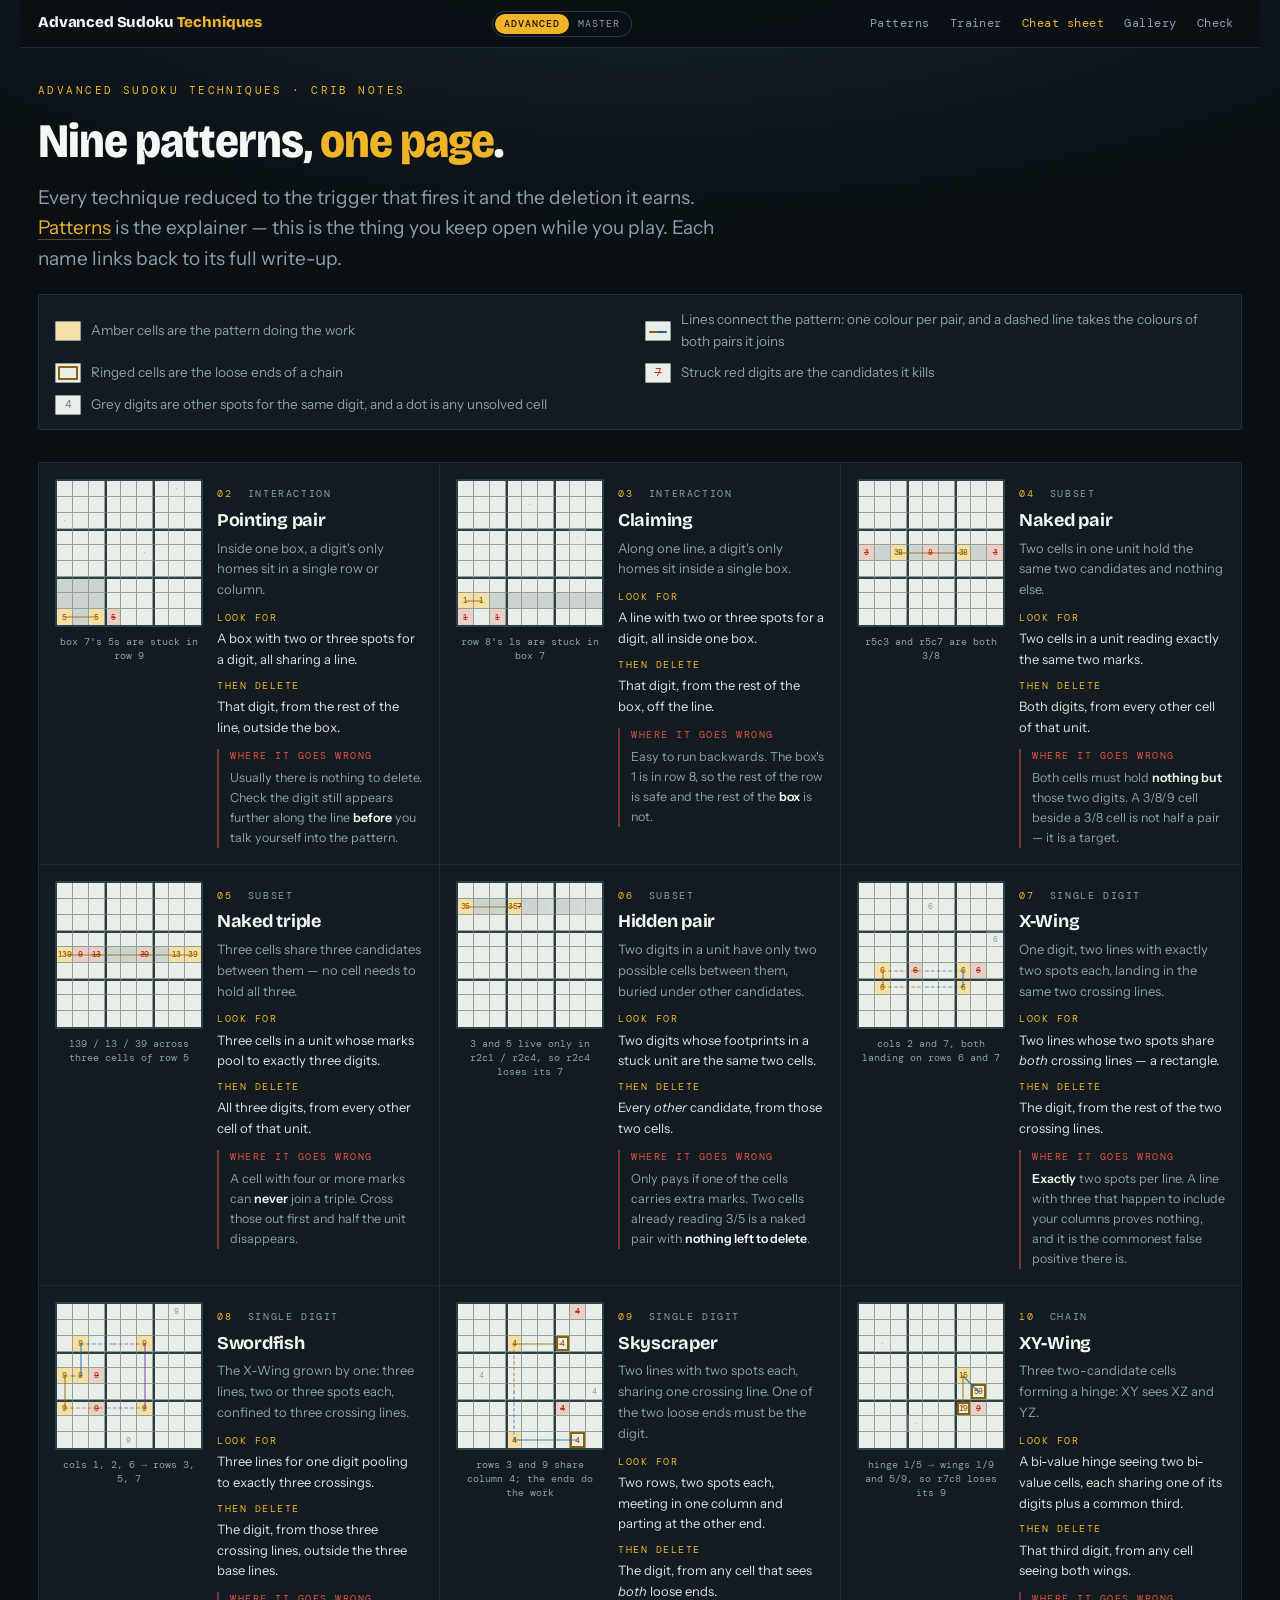
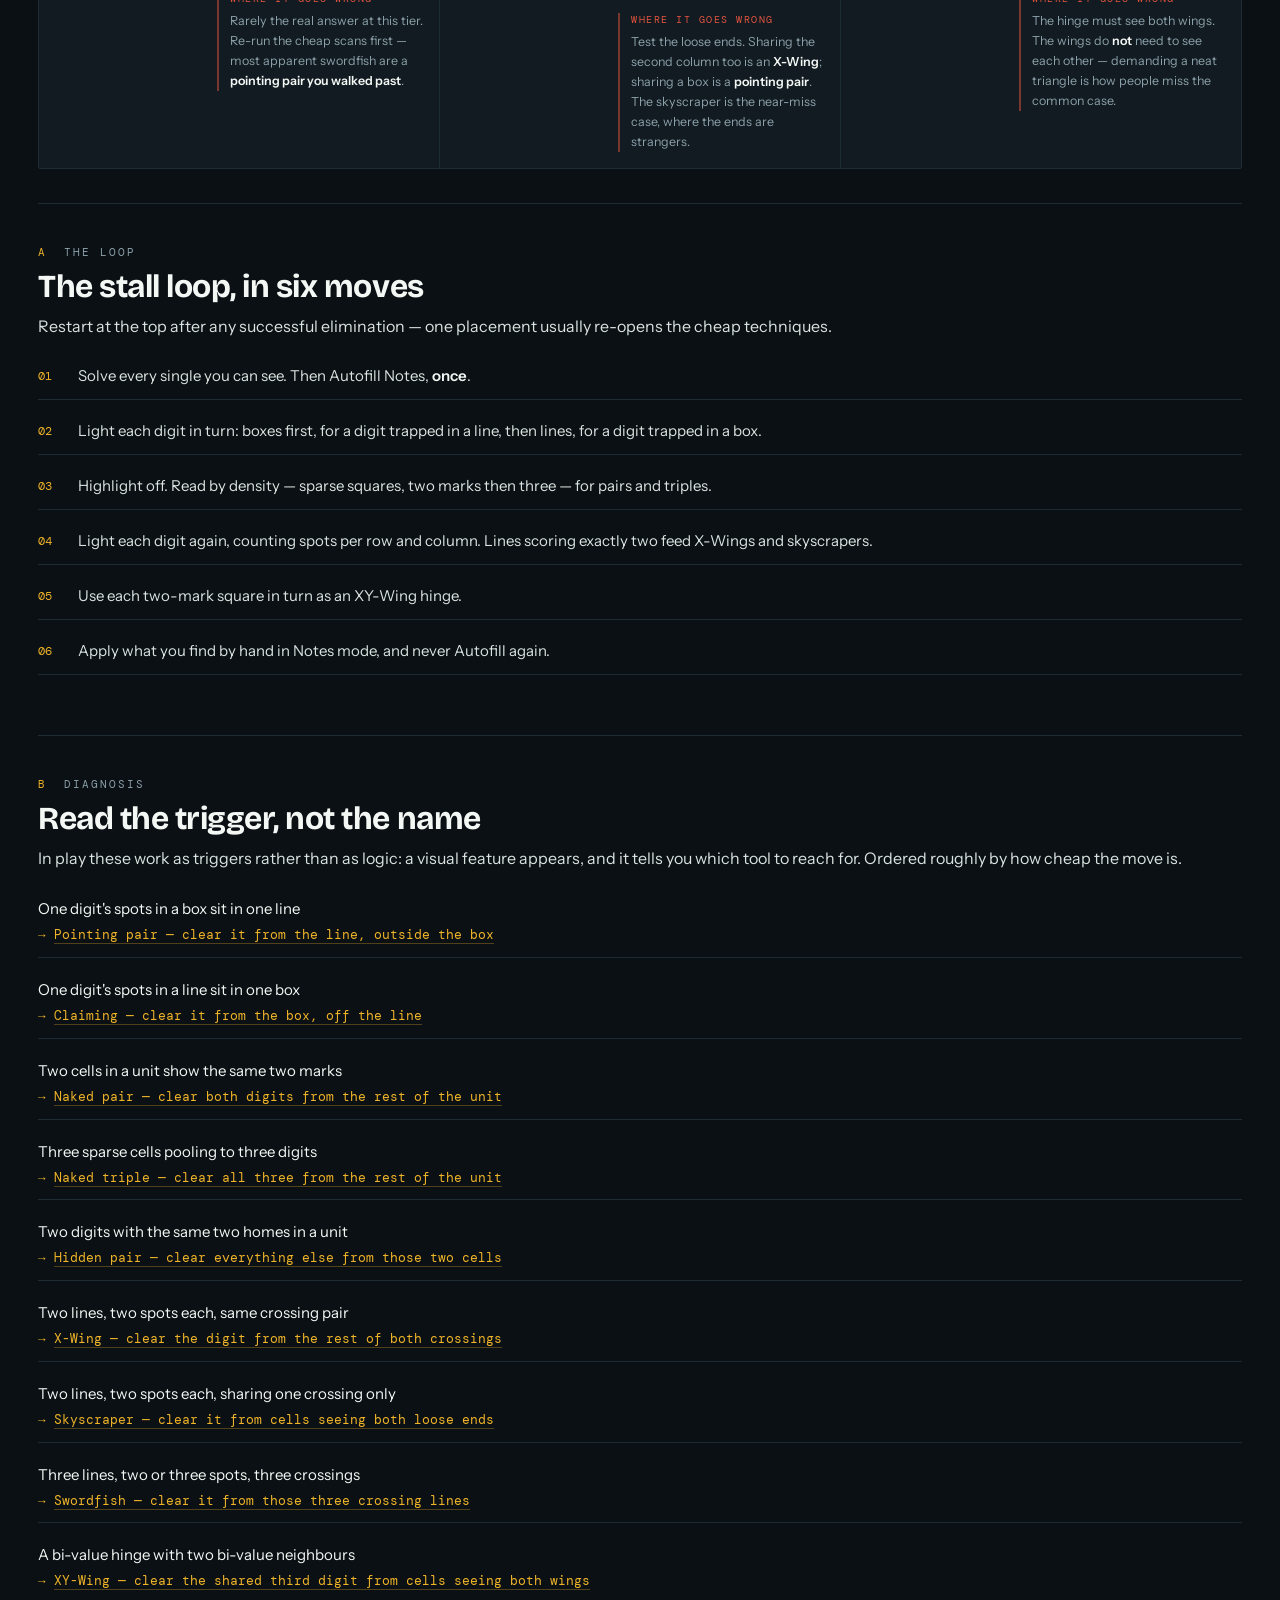
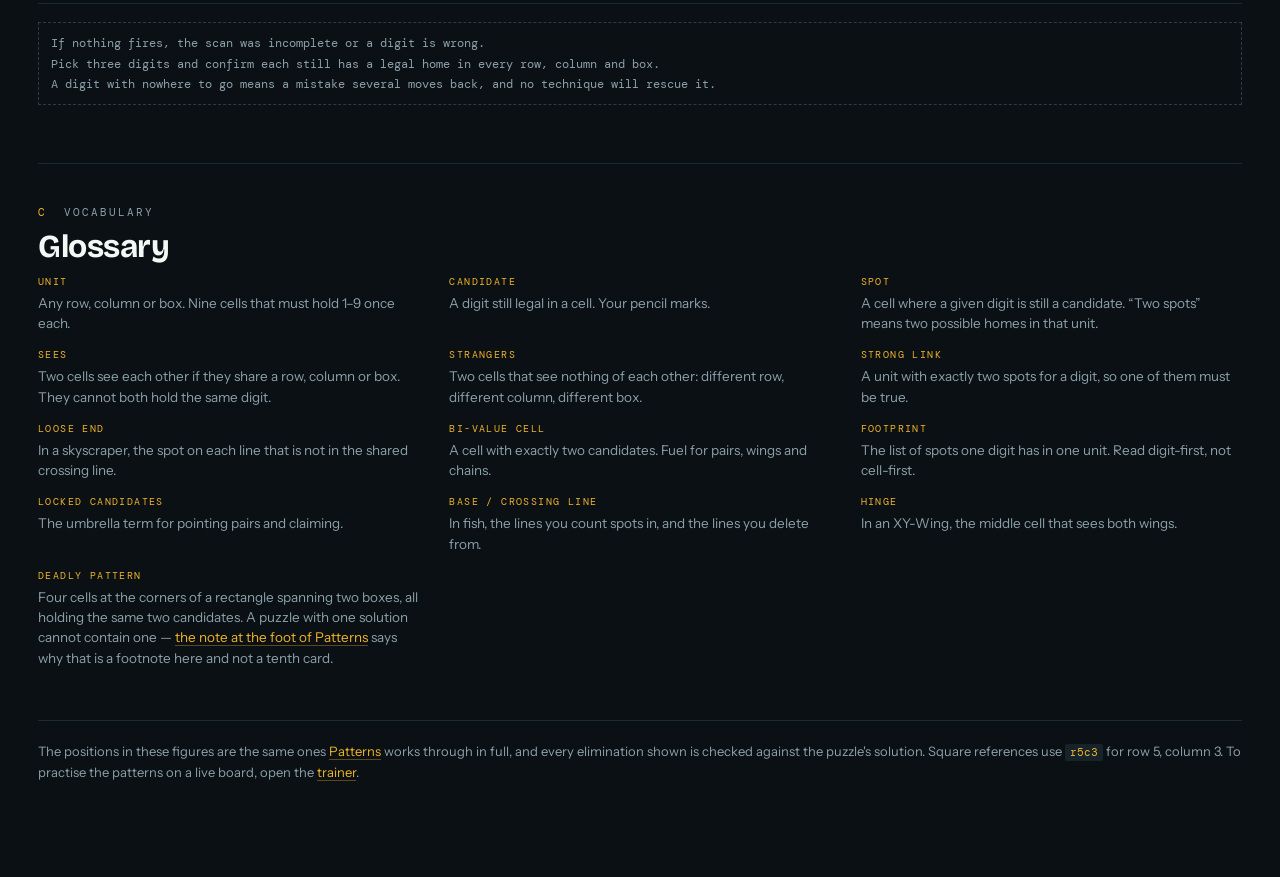
<file: cheatsheet.html>
<!DOCTYPE html>
<html lang="en">
<head>
<meta charset="utf-8">
<meta name="viewport" content="width=device-width, initial-scale=1">
<title>Cheat sheet — Advanced Sudoku Techniques</title>
<meta name="description" content="The nine patterns on one page: what fires each one, what it lets you delete, and where it goes wrong.">
<link rel="preconnect" href="https://fonts.googleapis.com">
<link rel="preconnect" href="https://fonts.gstatic.com" crossorigin>
<link href="https://fonts.googleapis.com/css2?family=Bricolage+Grotesque:opsz,wdth,wght@12..96,75..100,400;12..96,75..100,700;12..96,75..100,800&family=Instrument+Sans:wght@400;500;600&family=DM+Mono:wght@400;500&display=swap" rel="stylesheet">
<link rel="manifest" href="manifest.webmanifest">
<meta name="theme-color" content="#0A1014">
<link rel="icon" href="assets/icons/icon.svg" type="image/svg+xml">
<link rel="icon" href="assets/icons/favicon-32.png" sizes="32x32" type="image/png">
<link rel="apple-touch-icon" href="assets/icons/apple-touch-icon.png">
<meta name="mobile-web-app-capable" content="yes">
<meta name="apple-mobile-web-app-capable" content="yes">
<meta name="apple-mobile-web-app-status-bar-style" content="black">
<meta name="apple-mobile-web-app-title" content="AST">
<link rel="stylesheet" href="assets/css/site.css">
</head>
<body data-page="cheatsheet" data-tier="advanced">
<div class="crib">

  <div class="sitebar">
    <span class="mark"><span class="mark-long">Advanced Sudoku <em>Techniques</em></span><span class="mark-short">AST</span></span>
    <nav>
      <a data-page="patterns" href="index.html">Patterns</a>
      <a data-page="trainer" href="trainer.html">Trainer</a>
      <a data-page="cheatsheet" aria-current="page" href="cheatsheet.html">Cheat sheet</a>
      <a data-page="gallery" href="gallery.html">Gallery</a>
      <a data-page="check" href="check.html">Check</a>
    </nav>
  </div>

  <header class="cribhead">
    <p class="kicker">Advanced Sudoku Techniques · crib notes</p>
    <h1>Nine patterns, <em>one page</em>.</h1>
    <p class="lede">Every technique reduced to the trigger that fires it and the deletion it earns. <a href="index.html">Patterns</a> is the explainer — this is the thing you keep open while you play. Each name links back to its full write-up.</p>
    <div class="legend cribleg">
      <p><span class="swatch b"></span> Amber cells are the pattern doing the work</p>
      <p><span class="swatch l"></span> Lines connect the pattern: one colour per pair, and a dashed line takes the colours of both pairs it joins</p>
      <p><span class="swatch p"></span> Ringed cells are the loose ends of a chain</p>
      <p><span class="swatch k"></span> Struck red digits are the candidates it kills</p>
      <p><span class="swatch n"></span> Grey digits are other spots for the same digit, and a dot is any unsolved cell</p>
    </div>
  </header>

  <div class="cards">
  <article class="card" id="pointing">
    <div class="cardhead">
      <span class="eyebrow"><i>02</i> Interaction</span>
      <h2><a href="index.html#pointing">Pointing pair</a></h2>
    </div>
    <div class="cardfig">
      <div class="miniwrap"><div class="mini" role="img" aria-label="box 7's 5s are stuck in row 9"><i class=""></i><i class=""></i><i class=""></i><i class="bl"></i><i class=""></i><i class=""></i><i class="bl"></i><i class="d">·</i><i class=""></i><i class=""></i><i class=""></i><i class=""></i><i class="bl"></i><i class=""></i><i class=""></i><i class="bl"></i><i class=""></i><i class=""></i><i class="d">·</i><i class=""></i><i class=""></i><i class="bl"></i><i class=""></i><i class=""></i><i class="bl"></i><i class=""></i><i class=""></i><i class="bt"></i><i class="bt"></i><i class="bt"></i><i class="bl bt"></i><i class="bt"></i><i class="bt"></i><i class="bl bt"></i><i class="bt"></i><i class="bt"></i><i class=""></i><i class=""></i><i class=""></i><i class="bl"></i><i class=""></i><i class="d">·</i><i class="bl"></i><i class=""></i><i class=""></i><i class=""></i><i class=""></i><i class=""></i><i class="bl"></i><i class=""></i><i class=""></i><i class="bl"></i><i class=""></i><i class=""></i><i class="bt tint"></i><i class="bt tint"></i><i class="bt tint"></i><i class="bl bt"></i><i class="bt"></i><i class="bt"></i><i class="bl bt"></i><i class="bt"></i><i class="bt"></i><i class="tint"></i><i class="tint"></i><i class="tint"></i><i class="bl"></i><i class=""></i><i class=""></i><i class="bl"></i><i class=""></i><i class=""></i><i class="tint b">5</i><i class="tint"></i><i class="tint b">5</i><i class="bl x">5</i><i class=""></i><i class=""></i><i class="bl"></i><i class=""></i><i class=""></i></div><svg class="geo3" viewBox="0 0 9 9" preserveAspectRatio="none" aria-hidden="true"><line class="lead c0" x1="0.50" y1="8.50" x2="2.50" y2="8.50"/></svg></div>
      <p class="figcap">box 7's 5s are stuck in row 9</p>
    </div>
    <div class="cardbody">
      <p class="what">Inside one box, a digit's only homes sit in a single row or column.</p>
      <dl class="kv">
        <dt>Look for</dt><dd>A box with two or three spots for a digit, all sharing a line.</dd>
        <dt>Then delete</dt><dd>That digit, from the rest of the line, outside the box.</dd>
      </dl>
      <p class="guard"><span>Where it goes wrong</span>Usually there is nothing to delete. Check the digit still appears further along the line <b>before</b> you talk yourself into the pattern.</p>
    </div>
  </article>
  <article class="card" id="claiming">
    <div class="cardhead">
      <span class="eyebrow"><i>03</i> Interaction</span>
      <h2><a href="index.html#claiming">Claiming</a></h2>
    </div>
    <div class="cardfig">
      <div class="miniwrap"><div class="mini" role="img" aria-label="row 8's 1s are stuck in box 7"><i class=""></i><i class=""></i><i class=""></i><i class="bl"></i><i class=""></i><i class=""></i><i class="bl"></i><i class=""></i><i class=""></i><i class=""></i><i class=""></i><i class=""></i><i class="bl"></i><i class="d">·</i><i class=""></i><i class="bl"></i><i class=""></i><i class=""></i><i class=""></i><i class=""></i><i class=""></i><i class="bl"></i><i class=""></i><i class=""></i><i class="bl"></i><i class=""></i><i class=""></i><i class="bt"></i><i class="bt"></i><i class="bt"></i><i class="bl bt"></i><i class="bt"></i><i class="bt"></i><i class="bl bt"></i><i class="bt d">·</i><i class="bt"></i><i class=""></i><i class=""></i><i class=""></i><i class="bl"></i><i class=""></i><i class=""></i><i class="bl"></i><i class=""></i><i class=""></i><i class=""></i><i class=""></i><i class=""></i><i class="bl"></i><i class=""></i><i class=""></i><i class="bl"></i><i class=""></i><i class=""></i><i class="bt"></i><i class="bt"></i><i class="bt"></i><i class="bl bt"></i><i class="bt"></i><i class="bt"></i><i class="bl bt"></i><i class="bt"></i><i class="bt"></i><i class="tint b">1</i><i class="tint b">1</i><i class="tint"></i><i class="bl tint"></i><i class="tint"></i><i class="tint"></i><i class="bl tint"></i><i class="tint"></i><i class="tint"></i><i class="x">1</i><i class=""></i><i class="x">1</i><i class="bl"></i><i class=""></i><i class=""></i><i class="bl"></i><i class=""></i><i class=""></i></div><svg class="geo3" viewBox="0 0 9 9" preserveAspectRatio="none" aria-hidden="true"><line class="lead c0" x1="0.50" y1="7.50" x2="1.50" y2="7.50"/></svg></div>
      <p class="figcap">row 8's 1s are stuck in box 7</p>
    </div>
    <div class="cardbody">
      <p class="what">Along one line, a digit's only homes sit inside a single box.</p>
      <dl class="kv">
        <dt>Look for</dt><dd>A line with two or three spots for a digit, all inside one box.</dd>
        <dt>Then delete</dt><dd>That digit, from the rest of the box, off the line.</dd>
      </dl>
      <p class="guard"><span>Where it goes wrong</span>Easy to run backwards. The box's 1 is in row 8, so the rest of the row is safe and the rest of the <b>box</b> is not.</p>
    </div>
  </article>
  <article class="card" id="naked-pair">
    <div class="cardhead">
      <span class="eyebrow"><i>04</i> Subset</span>
      <h2><a href="index.html#naked-pair">Naked pair</a></h2>
    </div>
    <div class="cardfig">
      <div class="miniwrap"><div class="mini" role="img" aria-label="r5c3 and r5c7 are both 3/8"><i class=""></i><i class=""></i><i class=""></i><i class="bl"></i><i class=""></i><i class=""></i><i class="bl"></i><i class=""></i><i class=""></i><i class=""></i><i class=""></i><i class=""></i><i class="bl"></i><i class=""></i><i class=""></i><i class="bl"></i><i class=""></i><i class=""></i><i class=""></i><i class=""></i><i class=""></i><i class="bl"></i><i class=""></i><i class=""></i><i class="bl"></i><i class=""></i><i class=""></i><i class="bt"></i><i class="bt"></i><i class="bt"></i><i class="bl bt"></i><i class="bt"></i><i class="bt"></i><i class="bl bt"></i><i class="bt"></i><i class="bt"></i><i class="tint x">3</i><i class="tint"></i><i class="tint b">38</i><i class="bl tint"></i><i class="tint x">8</i><i class="tint"></i><i class="bl tint b">38</i><i class="tint"></i><i class="tint x">3</i><i class=""></i><i class=""></i><i class=""></i><i class="bl"></i><i class=""></i><i class=""></i><i class="bl"></i><i class=""></i><i class=""></i><i class="bt"></i><i class="bt"></i><i class="bt"></i><i class="bl bt"></i><i class="bt"></i><i class="bt"></i><i class="bl bt"></i><i class="bt"></i><i class="bt"></i><i class=""></i><i class=""></i><i class=""></i><i class="bl"></i><i class=""></i><i class=""></i><i class="bl"></i><i class=""></i><i class=""></i><i class=""></i><i class=""></i><i class=""></i><i class="bl"></i><i class=""></i><i class=""></i><i class="bl"></i><i class=""></i><i class=""></i></div><svg class="geo3" viewBox="0 0 9 9" preserveAspectRatio="none" aria-hidden="true"><line class="lead c0" x1="2.50" y1="4.50" x2="6.50" y2="4.50"/></svg></div>
      <p class="figcap">r5c3 and r5c7 are both 3/8</p>
    </div>
    <div class="cardbody">
      <p class="what">Two cells in one unit hold the same two candidates and nothing else.</p>
      <dl class="kv">
        <dt>Look for</dt><dd>Two cells in a unit reading exactly the same two marks.</dd>
        <dt>Then delete</dt><dd>Both digits, from every other cell of that unit.</dd>
      </dl>
      <p class="guard"><span>Where it goes wrong</span>Both cells must hold <b>nothing but</b> those two digits. A 3/8/9 cell beside a 3/8 cell is not half a pair — it is a target.</p>
    </div>
  </article>
  <article class="card" id="naked-triple">
    <div class="cardhead">
      <span class="eyebrow"><i>05</i> Subset</span>
      <h2><a href="index.html#naked-triple">Naked triple</a></h2>
    </div>
    <div class="cardfig">
      <div class="miniwrap"><div class="mini" role="img" aria-label="139 / 13 / 39 across three cells of row 5"><i class=""></i><i class=""></i><i class=""></i><i class="bl"></i><i class=""></i><i class=""></i><i class="bl"></i><i class=""></i><i class=""></i><i class=""></i><i class=""></i><i class=""></i><i class="bl"></i><i class=""></i><i class=""></i><i class="bl"></i><i class=""></i><i class=""></i><i class=""></i><i class=""></i><i class=""></i><i class="bl"></i><i class=""></i><i class=""></i><i class="bl"></i><i class=""></i><i class=""></i><i class="bt"></i><i class="bt"></i><i class="bt"></i><i class="bl bt"></i><i class="bt"></i><i class="bt"></i><i class="bl bt"></i><i class="bt"></i><i class="bt"></i><i class="tint b">139</i><i class="tint x">9</i><i class="tint x">13</i><i class="bl tint"></i><i class="tint"></i><i class="tint x">39</i><i class="bl tint"></i><i class="tint b">13</i><i class="tint b">39</i><i class=""></i><i class=""></i><i class=""></i><i class="bl"></i><i class=""></i><i class=""></i><i class="bl"></i><i class=""></i><i class=""></i><i class="bt"></i><i class="bt"></i><i class="bt"></i><i class="bl bt"></i><i class="bt"></i><i class="bt"></i><i class="bl bt"></i><i class="bt"></i><i class="bt"></i><i class=""></i><i class=""></i><i class=""></i><i class="bl"></i><i class=""></i><i class=""></i><i class="bl"></i><i class=""></i><i class=""></i><i class=""></i><i class=""></i><i class=""></i><i class="bl"></i><i class=""></i><i class=""></i><i class="bl"></i><i class=""></i><i class=""></i></div><svg class="geo3" viewBox="0 0 9 9" preserveAspectRatio="none" aria-hidden="true"><line class="lead c0" x1="0.50" y1="4.50" x2="8.50" y2="4.50"/></svg></div>
      <p class="figcap">139 / 13 / 39 across three cells of row 5</p>
    </div>
    <div class="cardbody">
      <p class="what">Three cells share three candidates between them — no cell needs to hold all three.</p>
      <dl class="kv">
        <dt>Look for</dt><dd>Three cells in a unit whose marks pool to exactly three digits.</dd>
        <dt>Then delete</dt><dd>All three digits, from every other cell of that unit.</dd>
      </dl>
      <p class="guard"><span>Where it goes wrong</span>A cell with four or more marks can <b>never</b> join a triple. Cross those out first and half the unit disappears.</p>
    </div>
  </article>
  <article class="card" id="hidden-pair">
    <div class="cardhead">
      <span class="eyebrow"><i>06</i> Subset</span>
      <h2><a href="index.html#hidden-pair">Hidden pair</a></h2>
    </div>
    <div class="cardfig">
      <div class="miniwrap"><div class="mini" role="img" aria-label="3 and 5 live only in r2c1 / r2c4, so r2c4 loses its 7"><i class=""></i><i class=""></i><i class=""></i><i class="bl"></i><i class=""></i><i class=""></i><i class="bl"></i><i class=""></i><i class=""></i><i class="tint b">35</i><i class="tint"></i><i class="tint"></i><i class="bl tint b">35<s>7</s></i><i class="tint"></i><i class="tint d">·</i><i class="bl tint"></i><i class="tint d">·</i><i class="tint d">·</i><i class=""></i><i class=""></i><i class=""></i><i class="bl"></i><i class=""></i><i class=""></i><i class="bl"></i><i class=""></i><i class=""></i><i class="bt"></i><i class="bt"></i><i class="bt"></i><i class="bl bt"></i><i class="bt"></i><i class="bt"></i><i class="bl bt"></i><i class="bt"></i><i class="bt"></i><i class=""></i><i class=""></i><i class=""></i><i class="bl"></i><i class=""></i><i class=""></i><i class="bl"></i><i class=""></i><i class=""></i><i class=""></i><i class=""></i><i class=""></i><i class="bl"></i><i class=""></i><i class=""></i><i class="bl"></i><i class=""></i><i class=""></i><i class="bt"></i><i class="bt"></i><i class="bt"></i><i class="bl bt"></i><i class="bt"></i><i class="bt"></i><i class="bl bt"></i><i class="bt"></i><i class="bt"></i><i class=""></i><i class=""></i><i class=""></i><i class="bl"></i><i class=""></i><i class=""></i><i class="bl"></i><i class=""></i><i class=""></i><i class=""></i><i class=""></i><i class=""></i><i class="bl"></i><i class=""></i><i class=""></i><i class="bl"></i><i class=""></i><i class=""></i></div><svg class="geo3" viewBox="0 0 9 9" preserveAspectRatio="none" aria-hidden="true"><line class="lead c0" x1="0.50" y1="1.50" x2="3.50" y2="1.50"/></svg></div>
      <p class="figcap">3 and 5 live only in r2c1 / r2c4, so r2c4 loses its 7</p>
    </div>
    <div class="cardbody">
      <p class="what">Two digits in a unit have only two possible cells between them, buried under other candidates.</p>
      <dl class="kv">
        <dt>Look for</dt><dd>Two digits whose footprints in a stuck unit are the same two cells.</dd>
        <dt>Then delete</dt><dd>Every <em>other</em> candidate, from those two cells.</dd>
      </dl>
      <p class="guard"><span>Where it goes wrong</span>Only pays if one of the cells carries extra marks. Two cells already reading 3/5 is a naked pair with <b>nothing left to delete</b>.</p>
    </div>
  </article>
  <article class="card" id="x-wing">
    <div class="cardhead">
      <span class="eyebrow"><i>07</i> Single digit</span>
      <h2><a href="index.html#x-wing">X-Wing</a></h2>
    </div>
    <div class="cardfig">
      <div class="miniwrap"><div class="mini" role="img" aria-label="cols 2 and 7, both landing on rows 6 and 7"><i class=""></i><i class=""></i><i class=""></i><i class="bl"></i><i class=""></i><i class=""></i><i class="bl"></i><i class=""></i><i class=""></i><i class=""></i><i class=""></i><i class=""></i><i class="bl"></i><i class="d">6</i><i class=""></i><i class="bl"></i><i class=""></i><i class=""></i><i class=""></i><i class=""></i><i class=""></i><i class="bl"></i><i class=""></i><i class=""></i><i class="bl"></i><i class=""></i><i class=""></i><i class="bt"></i><i class="bt"></i><i class="bt"></i><i class="bl bt"></i><i class="bt"></i><i class="bt"></i><i class="bl bt"></i><i class="bt"></i><i class="bt d">6</i><i class=""></i><i class=""></i><i class=""></i><i class="bl"></i><i class=""></i><i class=""></i><i class="bl"></i><i class=""></i><i class=""></i><i class=""></i><i class="b">6</i><i class=""></i><i class="bl x">6</i><i class=""></i><i class=""></i><i class="bl b">6</i><i class="x">6</i><i class=""></i><i class="bt"></i><i class="bt b">6</i><i class="bt"></i><i class="bl bt"></i><i class="bt"></i><i class="bt"></i><i class="bl bt b">6</i><i class="bt"></i><i class="bt"></i><i class=""></i><i class=""></i><i class=""></i><i class="bl"></i><i class=""></i><i class=""></i><i class="bl"></i><i class=""></i><i class=""></i><i class=""></i><i class=""></i><i class=""></i><i class="bl"></i><i class=""></i><i class=""></i><i class="bl"></i><i class=""></i><i class=""></i></div><svg class="geo3" viewBox="0 0 9 9" preserveAspectRatio="none" aria-hidden="true"><line class="lead c0" x1="1.50" y1="5.50" x2="1.50" y2="6.50"/><line class="lead c1" x1="6.50" y1="5.50" x2="6.50" y2="6.50"/><line class="cross c0" x1="1.50" y1="5.50" x2="4.00" y2="5.50"/><line class="cross c1" x1="6.50" y1="5.50" x2="4.00" y2="5.50"/><line class="cross c0" x1="1.50" y1="6.50" x2="4.00" y2="6.50"/><line class="cross c1" x1="6.50" y1="6.50" x2="4.00" y2="6.50"/></svg></div>
      <p class="figcap">cols 2 and 7, both landing on rows 6 and 7</p>
    </div>
    <div class="cardbody">
      <p class="what">One digit, two lines with exactly two spots each, landing in the same two crossing lines.</p>
      <dl class="kv">
        <dt>Look for</dt><dd>Two lines whose two spots share <em>both</em> crossing lines — a rectangle.</dd>
        <dt>Then delete</dt><dd>The digit, from the rest of the two crossing lines.</dd>
      </dl>
      <p class="guard"><span>Where it goes wrong</span><b>Exactly</b> two spots per line. A line with three that happen to include your columns proves nothing, and it is the commonest false positive there is.</p>
    </div>
  </article>
  <article class="card" id="swordfish">
    <div class="cardhead">
      <span class="eyebrow"><i>08</i> Single digit</span>
      <h2><a href="index.html#swordfish">Swordfish</a></h2>
    </div>
    <div class="cardfig">
      <div class="miniwrap"><div class="mini" role="img" aria-label="cols 1, 2, 6 to rows 3, 5, 7"><i class=""></i><i class=""></i><i class=""></i><i class="bl"></i><i class=""></i><i class=""></i><i class="bl"></i><i class="d">9</i><i class=""></i><i class=""></i><i class=""></i><i class=""></i><i class="bl"></i><i class=""></i><i class=""></i><i class="bl"></i><i class=""></i><i class=""></i><i class=""></i><i class="b">9</i><i class=""></i><i class="bl"></i><i class=""></i><i class="b">9</i><i class="bl"></i><i class=""></i><i class=""></i><i class="bt"></i><i class="bt"></i><i class="bt"></i><i class="bl bt"></i><i class="bt"></i><i class="bt"></i><i class="bl bt"></i><i class="bt"></i><i class="bt"></i><i class="b">9</i><i class="b">9</i><i class="x">9</i><i class="bl"></i><i class=""></i><i class=""></i><i class="bl"></i><i class=""></i><i class=""></i><i class=""></i><i class=""></i><i class=""></i><i class="bl"></i><i class=""></i><i class=""></i><i class="bl"></i><i class=""></i><i class=""></i><i class="bt b">9</i><i class="bt"></i><i class="bt x">9</i><i class="bl bt"></i><i class="bt"></i><i class="bt b">9</i><i class="bl bt"></i><i class="bt"></i><i class="bt"></i><i class=""></i><i class=""></i><i class=""></i><i class="bl"></i><i class=""></i><i class=""></i><i class="bl"></i><i class=""></i><i class=""></i><i class=""></i><i class=""></i><i class=""></i><i class="bl"></i><i class="d">9</i><i class=""></i><i class="bl"></i><i class=""></i><i class=""></i></div><svg class="geo3" viewBox="0 0 9 9" preserveAspectRatio="none" aria-hidden="true"><line class="lead c0" x1="0.50" y1="4.50" x2="0.50" y2="6.50"/><line class="lead c1" x1="1.50" y1="2.50" x2="1.50" y2="4.50"/><line class="lead c2" x1="5.50" y1="2.50" x2="5.50" y2="6.50"/><line class="cross c1" x1="1.50" y1="2.50" x2="3.50" y2="2.50"/><line class="cross c2" x1="5.50" y1="2.50" x2="3.50" y2="2.50"/><line class="cross c0" x1="0.50" y1="4.50" x2="1.00" y2="4.50"/><line class="cross c1" x1="1.50" y1="4.50" x2="1.00" y2="4.50"/><line class="cross c0" x1="0.50" y1="6.50" x2="3.00" y2="6.50"/><line class="cross c2" x1="5.50" y1="6.50" x2="3.00" y2="6.50"/></svg></div>
      <p class="figcap">cols 1, 2, 6 &rarr; rows 3, 5, 7</p>
    </div>
    <div class="cardbody">
      <p class="what">The X-Wing grown by one: three lines, two or three spots each, confined to three crossing lines.</p>
      <dl class="kv">
        <dt>Look for</dt><dd>Three lines for one digit pooling to exactly three crossings.</dd>
        <dt>Then delete</dt><dd>The digit, from those three crossing lines, outside the three base lines.</dd>
      </dl>
      <p class="guard"><span>Where it goes wrong</span>Rarely the real answer at this tier. Re-run the cheap scans first — most apparent swordfish are a <b>pointing pair you walked past</b>.</p>
    </div>
  </article>
  <article class="card" id="skyscraper">
    <div class="cardhead">
      <span class="eyebrow"><i>09</i> Single digit</span>
      <h2><a href="index.html#skyscraper">Skyscraper</a></h2>
    </div>
    <div class="cardfig">
      <div class="miniwrap"><div class="mini" role="img" aria-label="rows 3 and 9 share column 4; the ends do the work"><i class=""></i><i class=""></i><i class=""></i><i class="bl"></i><i class=""></i><i class=""></i><i class="bl"></i><i class="x">4</i><i class=""></i><i class=""></i><i class=""></i><i class=""></i><i class="bl"></i><i class=""></i><i class=""></i><i class="bl"></i><i class=""></i><i class=""></i><i class=""></i><i class=""></i><i class=""></i><i class="bl b">4</i><i class=""></i><i class=""></i><i class="bl r">4</i><i class=""></i><i class=""></i><i class="bt"></i><i class="bt"></i><i class="bt"></i><i class="bl bt"></i><i class="bt"></i><i class="bt"></i><i class="bl bt"></i><i class="bt"></i><i class="bt"></i><i class=""></i><i class="d">4</i><i class=""></i><i class="bl"></i><i class=""></i><i class=""></i><i class="bl"></i><i class=""></i><i class=""></i><i class=""></i><i class=""></i><i class=""></i><i class="bl"></i><i class=""></i><i class=""></i><i class="bl"></i><i class=""></i><i class="d">4</i><i class="bt"></i><i class="bt"></i><i class="bt"></i><i class="bl bt"></i><i class="bt"></i><i class="bt"></i><i class="bl bt x">4</i><i class="bt"></i><i class="bt"></i><i class=""></i><i class=""></i><i class=""></i><i class="bl"></i><i class=""></i><i class=""></i><i class="bl"></i><i class=""></i><i class=""></i><i class=""></i><i class=""></i><i class=""></i><i class="bl b">4</i><i class=""></i><i class=""></i><i class="bl"></i><i class="r">4</i><i class=""></i></div><svg class="geo3" viewBox="0 0 9 9" preserveAspectRatio="none" aria-hidden="true"><line class="lead c0" x1="3.50" y1="2.50" x2="6.50" y2="2.50"/><line class="lead c1" x1="3.50" y1="8.50" x2="7.50" y2="8.50"/><line class="cross c0" x1="3.50" y1="2.50" x2="3.50" y2="5.50"/><line class="cross c1" x1="3.50" y1="8.50" x2="3.50" y2="5.50"/></svg></div>
      <p class="figcap">rows 3 and 9 share column 4; the ends do the work</p>
    </div>
    <div class="cardbody">
      <p class="what">Two lines with two spots each, sharing one crossing line. One of the two loose ends must be the digit.</p>
      <dl class="kv">
        <dt>Look for</dt><dd>Two rows, two spots each, meeting in one column and parting at the other end.</dd>
        <dt>Then delete</dt><dd>The digit, from any cell that sees <em>both</em> loose ends.</dd>
      </dl>
      <p class="guard"><span>Where it goes wrong</span>Test the loose ends. Sharing the second column too is an <b>X-Wing</b>; sharing a box is a <b>pointing pair</b>. The skyscraper is the near-miss case, where the ends are strangers.</p>
    </div>
  </article>
  <article class="card" id="xy-wing">
    <div class="cardhead">
      <span class="eyebrow"><i>10</i> Chain</span>
      <h2><a href="index.html#xy-wing">XY-Wing</a></h2>
    </div>
    <div class="cardfig">
      <div class="miniwrap"><div class="mini" role="img" aria-label="hinge 1/5 to wings 1/9 and 5/9, so r7c8 loses its 9"><i class=""></i><i class=""></i><i class=""></i><i class="bl"></i><i class=""></i><i class=""></i><i class="bl"></i><i class=""></i><i class=""></i><i class=""></i><i class=""></i><i class=""></i><i class="bl"></i><i class=""></i><i class=""></i><i class="bl"></i><i class=""></i><i class=""></i><i class=""></i><i class="d">·</i><i class=""></i><i class="bl"></i><i class=""></i><i class=""></i><i class="bl"></i><i class=""></i><i class=""></i><i class="bt"></i><i class="bt"></i><i class="bt"></i><i class="bl bt"></i><i class="bt"></i><i class="bt"></i><i class="bl bt"></i><i class="bt"></i><i class="bt"></i><i class=""></i><i class=""></i><i class=""></i><i class="bl"></i><i class=""></i><i class=""></i><i class="bl b">15</i><i class=""></i><i class=""></i><i class=""></i><i class=""></i><i class=""></i><i class="bl"></i><i class=""></i><i class=""></i><i class="bl"></i><i class="r">59</i><i class=""></i><i class="bt"></i><i class="bt"></i><i class="bt"></i><i class="bl bt"></i><i class="bt"></i><i class="bt"></i><i class="bl bt r">19</i><i class="bt x">9</i><i class="bt"></i><i class=""></i><i class=""></i><i class=""></i><i class="bl d">·</i><i class=""></i><i class=""></i><i class="bl"></i><i class=""></i><i class=""></i><i class=""></i><i class=""></i><i class=""></i><i class="bl"></i><i class=""></i><i class=""></i><i class="bl"></i><i class=""></i><i class=""></i></div><svg class="geo3" viewBox="0 0 9 9" preserveAspectRatio="none" aria-hidden="true"><line class="lead c0" x1="6.50" y1="4.50" x2="6.50" y2="6.50"/><line class="lead c1" x1="6.50" y1="4.50" x2="7.50" y2="5.50"/></svg></div>
      <p class="figcap">hinge 1/5 &rarr; wings 1/9 and 5/9, so r7c8 loses its 9</p>
    </div>
    <div class="cardbody">
      <p class="what">Three two-candidate cells forming a hinge: XY sees XZ and YZ.</p>
      <dl class="kv">
        <dt>Look for</dt><dd>A bi-value hinge seeing two bi-value cells, each sharing one of its digits plus a common third.</dd>
        <dt>Then delete</dt><dd>That third digit, from any cell seeing both wings.</dd>
      </dl>
      <p class="guard"><span>Where it goes wrong</span>The hinge must see both wings. The wings do <b>not</b> need to see each other — demanding a neat triangle is how people miss the common case.</p>
    </div>
  </article>
  </div>

  <section class="block cribblock" id="loop">
    <span class="eyebrow"><i>A</i> The loop</span>
    <h2>The stall loop, in six moves</h2>
    <p>Restart at the top after any successful elimination — one placement usually re-opens the cheap techniques.</p>
    <ol class="order"><li>Solve every single you can see. Then Autofill Notes, <b>once</b>.</li><li>Light each digit in turn: boxes first, for a digit trapped in a line, then lines, for a digit trapped in a box.</li><li>Highlight off. Read by density &mdash; sparse squares, two marks then three &mdash; for pairs and triples.</li><li>Light each digit again, counting spots per row and column. Lines scoring exactly two feed X-Wings and skyscrapers.</li><li>Use each two-mark square in turn as an XY-Wing hinge.</li><li>Apply what you find by hand in Notes mode, and never Autofill again.</li></ol>
  </section>

  <section class="block cribblock" id="triggers">
    <span class="eyebrow"><i>B</i> Diagnosis</span>
    <h2>Read the trigger, not the name</h2>
    <p>In play these work as triggers rather than as logic: a visual feature appears, and it tells you which tool to reach for. Ordered roughly by how cheap the move is.</p>
    <ol class="triage"><li><span class="see">One digit's spots in a box sit in one line</span><span class="try">&rarr; <a href="#pointing">Pointing pair &mdash; clear it from the line, outside the box</a></span></li><li><span class="see">One digit's spots in a line sit in one box</span><span class="try">&rarr; <a href="#claiming">Claiming &mdash; clear it from the box, off the line</a></span></li><li><span class="see">Two cells in a unit show the same two marks</span><span class="try">&rarr; <a href="#naked-pair">Naked pair &mdash; clear both digits from the rest of the unit</a></span></li><li><span class="see">Three sparse cells pooling to three digits</span><span class="try">&rarr; <a href="#naked-triple">Naked triple &mdash; clear all three from the rest of the unit</a></span></li><li><span class="see">Two digits with the same two homes in a unit</span><span class="try">&rarr; <a href="#hidden-pair">Hidden pair &mdash; clear everything else from those two cells</a></span></li><li><span class="see">Two lines, two spots each, same crossing pair</span><span class="try">&rarr; <a href="#x-wing">X-Wing &mdash; clear the digit from the rest of both crossings</a></span></li><li><span class="see">Two lines, two spots each, sharing one crossing only</span><span class="try">&rarr; <a href="#skyscraper">Skyscraper &mdash; clear it from cells seeing both loose ends</a></span></li><li><span class="see">Three lines, two or three spots, three crossings</span><span class="try">&rarr; <a href="#swordfish">Swordfish &mdash; clear it from those three crossing lines</a></span></li><li><span class="see">A bi-value hinge with two bi-value neighbours</span><span class="try">&rarr; <a href="#xy-wing">XY-Wing &mdash; clear the shared third digit from cells seeing both wings</a></span></li></ol>
    <p class="hint">If nothing fires, the scan was incomplete or a digit is wrong.<br>Pick three digits and confirm each still has a legal home in every row, column and box.<br>A digit with nowhere to go means a mistake several moves back, and no technique will rescue it.</p>
  </section>

  <section class="block cribblock" id="glossary">
    <span class="eyebrow"><i>C</i> Vocabulary</span>
    <h2>Glossary</h2>
    <dl class="gloss"><div><dt>Unit</dt><dd>Any row, column or box. Nine cells that must hold 1&ndash;9 once each.</dd></div><div><dt>Candidate</dt><dd>A digit still legal in a cell. Your pencil marks.</dd></div><div><dt>Spot</dt><dd>A cell where a given digit is still a candidate. &ldquo;Two spots&rdquo; means two possible homes in that unit.</dd></div><div><dt>Sees</dt><dd>Two cells see each other if they share a row, column or box. They cannot both hold the same digit.</dd></div><div><dt>Strangers</dt><dd>Two cells that see nothing of each other: different row, different column, different box.</dd></div><div><dt>Strong link</dt><dd>A unit with exactly two spots for a digit, so one of them must be true.</dd></div><div><dt>Loose end</dt><dd>In a skyscraper, the spot on each line that is not in the shared crossing line.</dd></div><div><dt>Bi-value cell</dt><dd>A cell with exactly two candidates. Fuel for pairs, wings and chains.</dd></div><div><dt>Footprint</dt><dd>The list of spots one digit has in one unit. Read digit-first, not cell-first.</dd></div><div><dt>Locked candidates</dt><dd>The umbrella term for pointing pairs and claiming.</dd></div><div><dt>Base / crossing line</dt><dd>In fish, the lines you count spots in, and the lines you delete from.</dd></div><div><dt>Hinge</dt><dd>In an XY-Wing, the middle cell that sees both wings.</dd></div><div><dt>Deadly pattern</dt><dd>Four cells at the corners of a rectangle spanning two boxes, all holding the same two candidates. A puzzle with one solution cannot contain one &mdash; <a href="index.html#uniqueness">the note at the foot of Patterns</a> says why that is a footnote here and not a tenth card.</dd></div></dl>
  </section>

  <footer>
    <p>The positions in these figures are the same ones <a href="index.html">Patterns</a> works through in full, and every elimination shown is checked against the puzzle's solution. Square references use <code>r5c3</code> for row 5, column 3. To practise the patterns on a live board, open the <a href="trainer.html">trainer</a>.</p>
  </footer>

</div>
<script src="assets/js/tier.js"></script>
<script src="assets/js/pwa.js" defer></script>
</body>
</html>
</file>
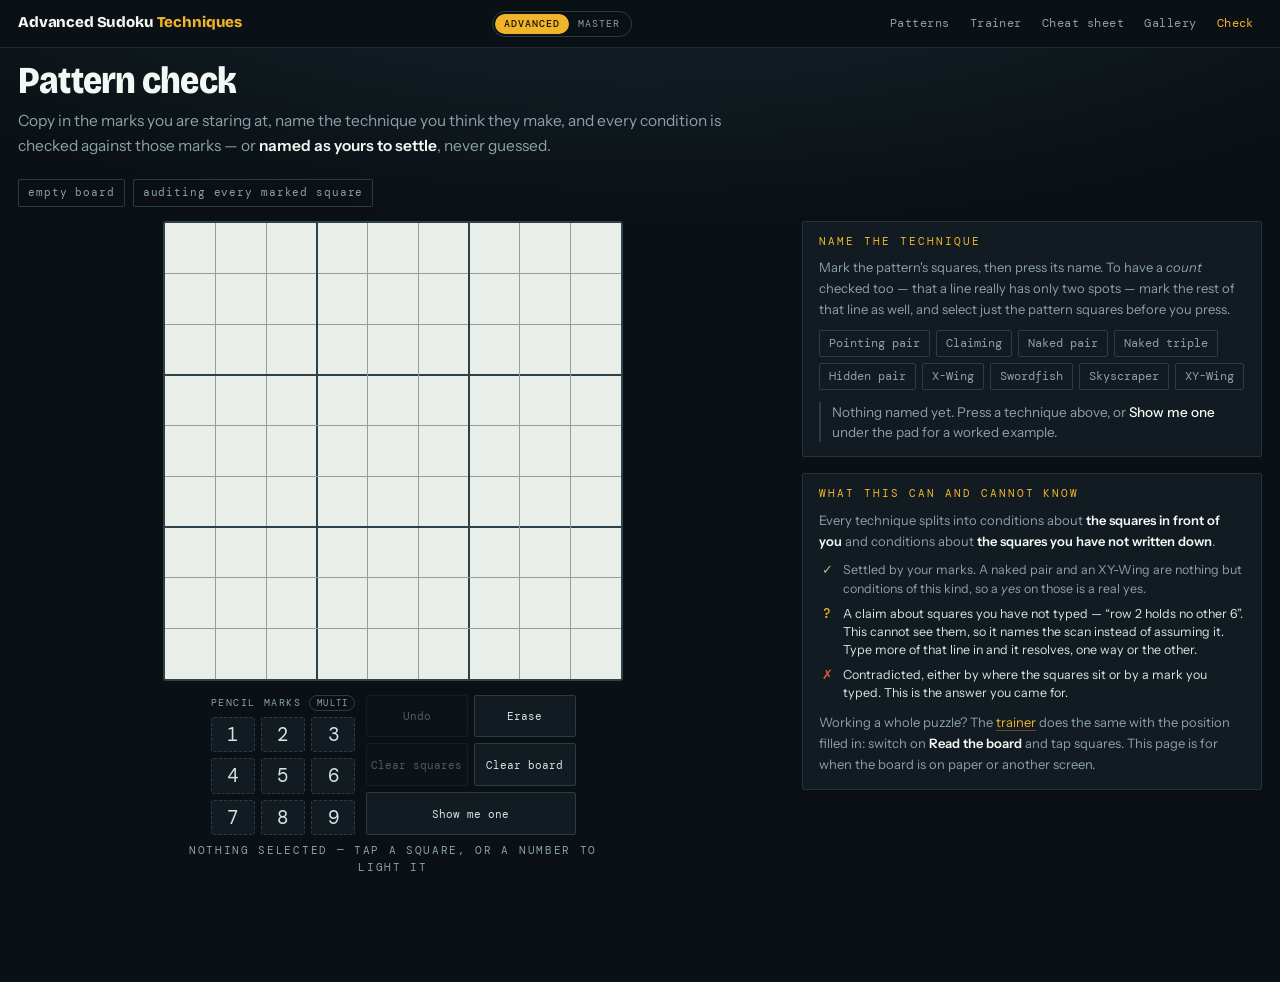
<file: check.html>
<!DOCTYPE html>
<html lang="en">
<head>
<meta charset="utf-8">
<meta name="viewport" content="width=device-width, initial-scale=1">
<title>Pattern check — Advanced Sudoku Techniques</title>
<meta name="description" content="Type in the few squares you are looking at, name the technique you think it is, and get the conditions of that pattern checked one at a time — including the ones only your own grid can settle.">
<link rel="preconnect" href="https://fonts.googleapis.com">
<link rel="preconnect" href="https://fonts.gstatic.com" crossorigin>
<link href="https://fonts.googleapis.com/css2?family=Bricolage+Grotesque:opsz,wdth,wght@12..96,75..100,400;12..96,75..100,700;12..96,75..100,800&family=Instrument+Sans:wght@400;500;600&family=DM+Mono:wght@400;500&display=swap" rel="stylesheet">
<link rel="manifest" href="manifest.webmanifest">
<meta name="theme-color" content="#0A1014">
<link rel="icon" href="assets/icons/icon.svg" type="image/svg+xml">
<link rel="icon" href="assets/icons/favicon-32.png" sizes="32x32" type="image/png">
<link rel="apple-touch-icon" href="assets/icons/apple-touch-icon.png">
<meta name="mobile-web-app-capable" content="yes">
<meta name="apple-mobile-web-app-capable" content="yes">
<meta name="apple-mobile-web-app-status-bar-style" content="black">
<meta name="apple-mobile-web-app-title" content="AST">
<link rel="stylesheet" href="assets/css/site.css">
</head>
<body data-page="check">
<div class="trainer check">

  <div class="sitebar">
    <span class="mark"><span class="mark-long">Advanced Sudoku <em>Techniques</em></span><span class="mark-short">AST</span></span>
    <nav>
      <a data-page="patterns" href="index.html">Patterns</a>
      <a data-page="trainer" href="trainer.html">Trainer</a>
      <a data-page="cheatsheet" href="cheatsheet.html">Cheat sheet</a>
      <a data-page="gallery" href="gallery.html">Gallery</a>
      <a data-page="check" aria-current="page" href="check.html">Check</a>
    </nav>
  </div>

  <header class="thead">
    <h1>Pattern check</h1>
    <p class="look">Copy in the marks you are staring at, name the technique you think they make, and every condition is checked against those marks &mdash; or <b>named as yours to settle</b>, never guessed.</p>
    <div class="tmeta">
      <span class="badge" id="mCount">empty board</span>
      <span class="badge" id="mSel">auditing every marked square</span>
    </div>
  </header>

  <div class="tgrid">
  <div class="tplay">

  <div class="boardwrap" id="boardwrap">
    <div class="board" id="board" role="grid" aria-label="Scratch board">
      <svg class="grid2" id="gridlines" viewBox="0 0 9 9" preserveAspectRatio="none" aria-hidden="true"></svg>
    </div>
    <svg class="geo2" id="geo" viewBox="0 0 9 9" preserveAspectRatio="none" aria-hidden="true"></svg>
  </div>

  <!-- One pad, because there is only one thing to write here. No pen: a digit
       placed in a square is a fact about the puzzle, and this board is about
       candidates only — the pattern lives in the marks. -->
  <div class="padrow checkpad">
    <div class="padside">
      <p class="padcap">
        <span id="capMark">Pencil marks</span>
        <button class="minitog" id="bMulti" aria-pressed="false" title="On: each tap adds a square to the selection. Off: a tap moves it. A mouse can always drag instead.">multi</button>
      </p>
      <div class="pad padmark" id="pad"></div>
    </div>
    <!-- Paired by kind, as the trainer's six are, and on the same three rows so
         the tools line up with the three rows of keys beside them: the two that
         take something back on top, the two that empty below it, and the worked
         example across the bottom — that one builds a position rather than
         editing the one you have, which is why it is not in either pair. -->
    <div class="tools">
      <button class="tbtn" id="bUndo" disabled title="Undo — puts back the marks the last press changed">Undo</button>
      <button class="tbtn" id="bErase" aria-pressed="false" title="Erase — the pad removes marks instead of adding them. Press again to go back to writing.">Erase</button>
      <button class="tbtn" id="bClear" disabled title="Empty the selected squares">Clear squares</button>
      <button class="tbtn" id="bWipe" title="Empty the whole board">Clear board</button>
      <button class="tbtn wide" id="bDemo" title="Type in a worked XY-Wing from the cheat sheet">Show me one</button>
    </div>
  </div>
  <p class="padlabel" id="padHint">Nothing selected &mdash; tap a square, or a number to light it</p>
  <p class="note flash" id="flash"></p>

  </div><!-- /.tplay -->
  <div class="tside">

  <section class="coach">
    <div class="coachhead">
      <h2>Name the technique</h2>
    </div>
    <p class="note">Mark the pattern's squares, then press its name. To have a <i>count</i> checked too &mdash; that a line really has only two spots &mdash; mark the rest of that line as well, and select just the pattern squares before you press.</p>
    <div class="chips" id="chips"></div>
    <div class="report" id="report"></div>
  </section>

  <!-- Not a <details>, though the trainer collapses its reference panels. The
       test there is a column that outgrows the board beside it; this column is
       two panels and ends well above the pads either way, so collapsing this
       one would buy nothing and cost the page its balance. -->
  <section class="coach">
    <div class="coachhead"><h2>What this can and cannot know</h2></div>
    <p class="note">Every technique splits into conditions about <b>the squares in front of you</b> and conditions about <b>the squares you have not written down</b>.</p>
    <ul class="condkey">
      <li class="ok"><span aria-hidden="true">✓</span><span>Settled by your marks. A naked pair and an XY-Wing are nothing but conditions of this kind, so a <i>yes</i> on those is a real yes.</span></li>
      <li class="assume"><span aria-hidden="true">?</span><span>A claim about squares you have not typed &mdash; &ldquo;row 2 holds no other 6&rdquo;. This cannot see them, so it names the scan instead of assuming it. Type more of that line in and it resolves, one way or the other.</span></li>
      <li class="bad"><span aria-hidden="true">✗</span><span>Contradicted, either by where the squares sit or by a mark you typed. This is the answer you came for.</span></li>
    </ul>
    <p class="note">Working a whole puzzle? The <a href="trainer.html">trainer</a> does the same with the position filled in: switch on <b>Read the board</b> and tap squares. This page is for when the board is on paper or another screen.</p>
  </section>

  </div><!-- /.tside -->
  </div><!-- /.tgrid -->

</div>

<script src="assets/js/tier.js"></script>
<script src="assets/js/core.js"></script>
<script src="assets/js/techniques.js"></script>
<script src="assets/js/master.js"></script>
<script src="assets/js/check.js"></script>
<script src="assets/js/pwa.js" defer></script>
</body>
</html>
</file>
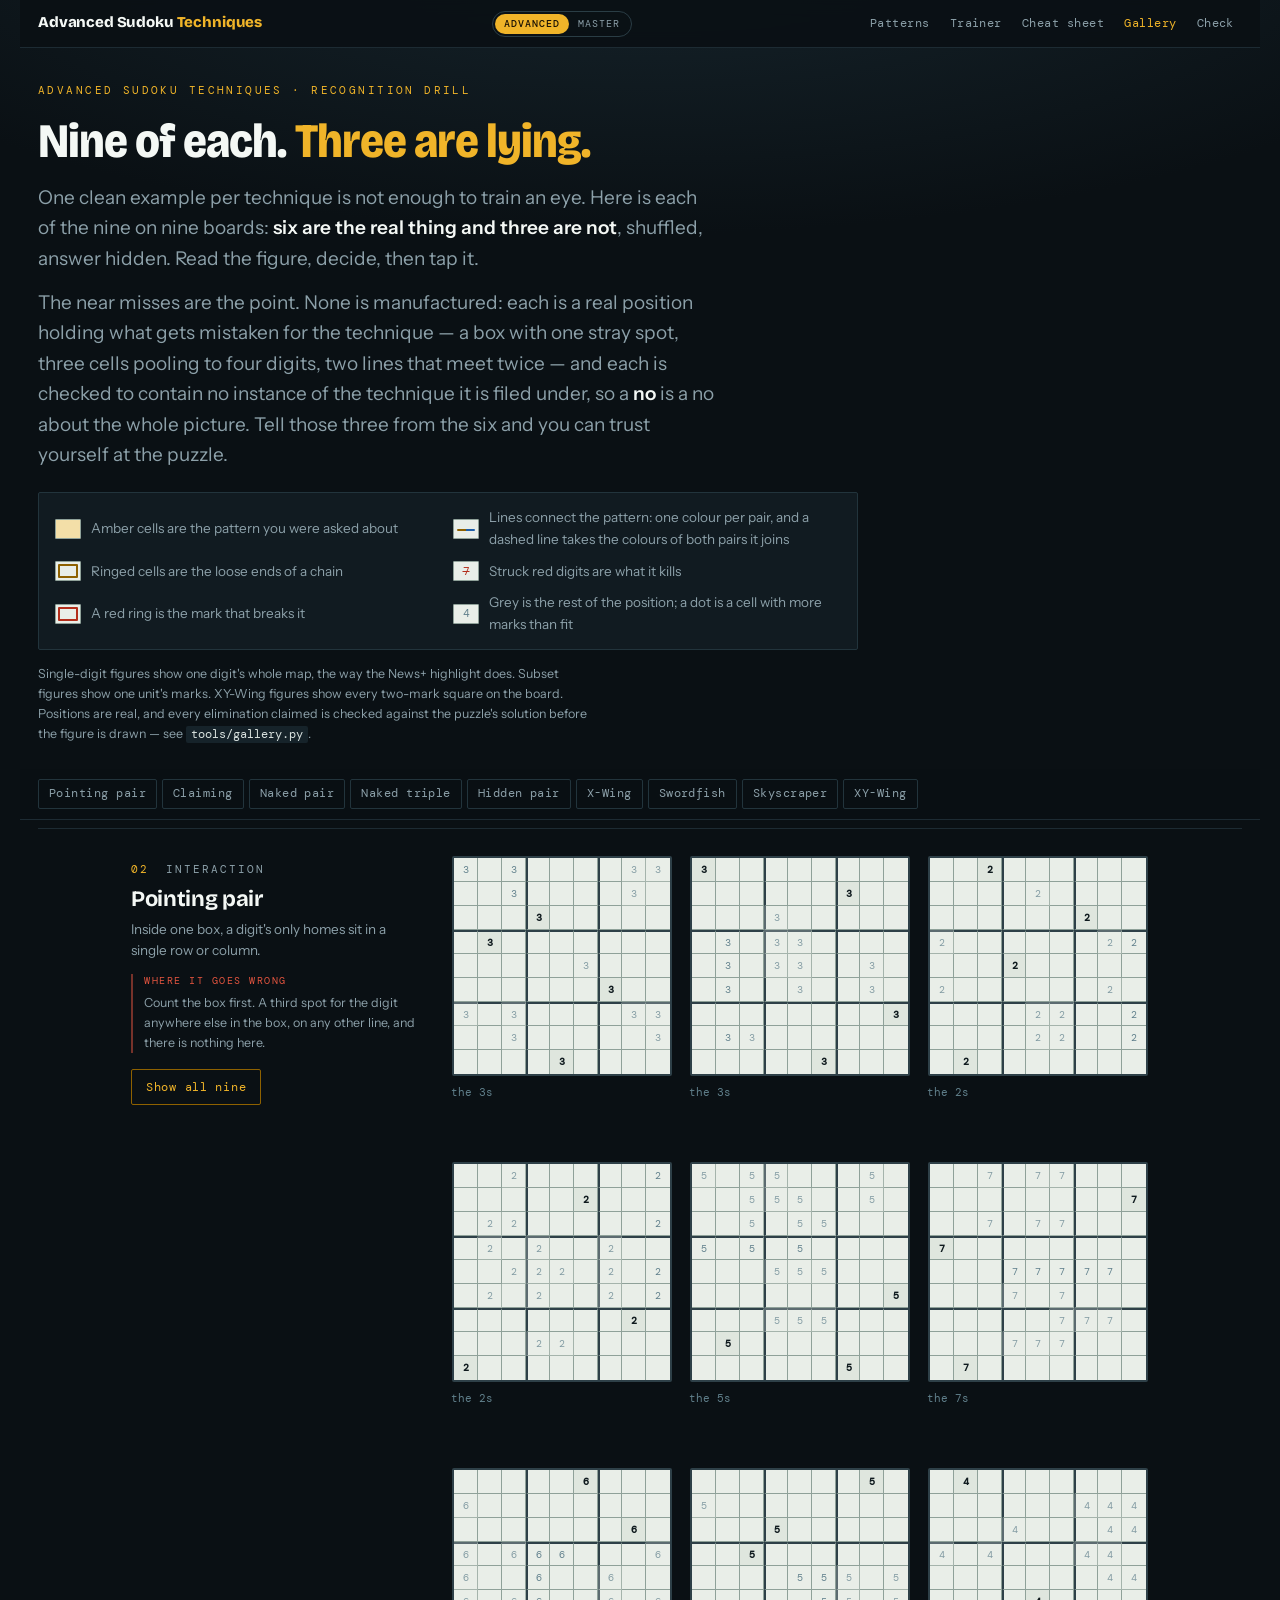
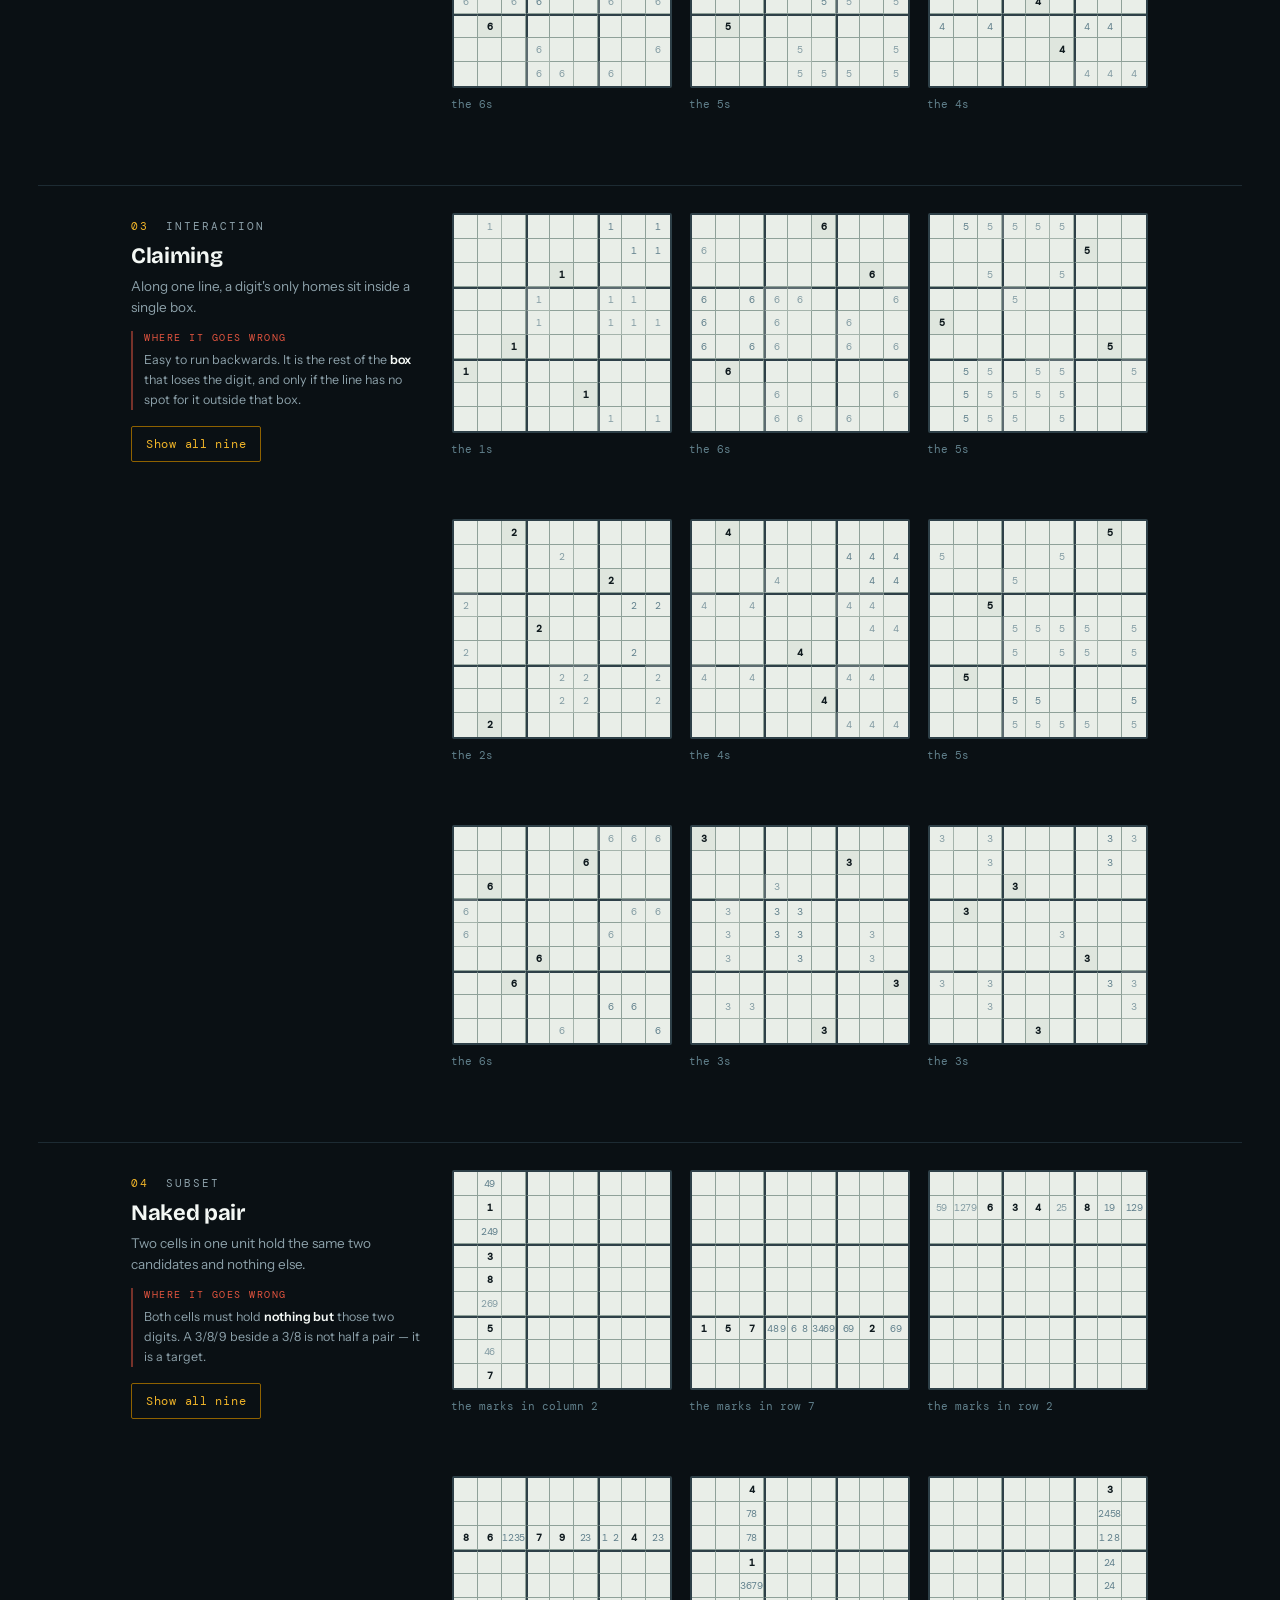
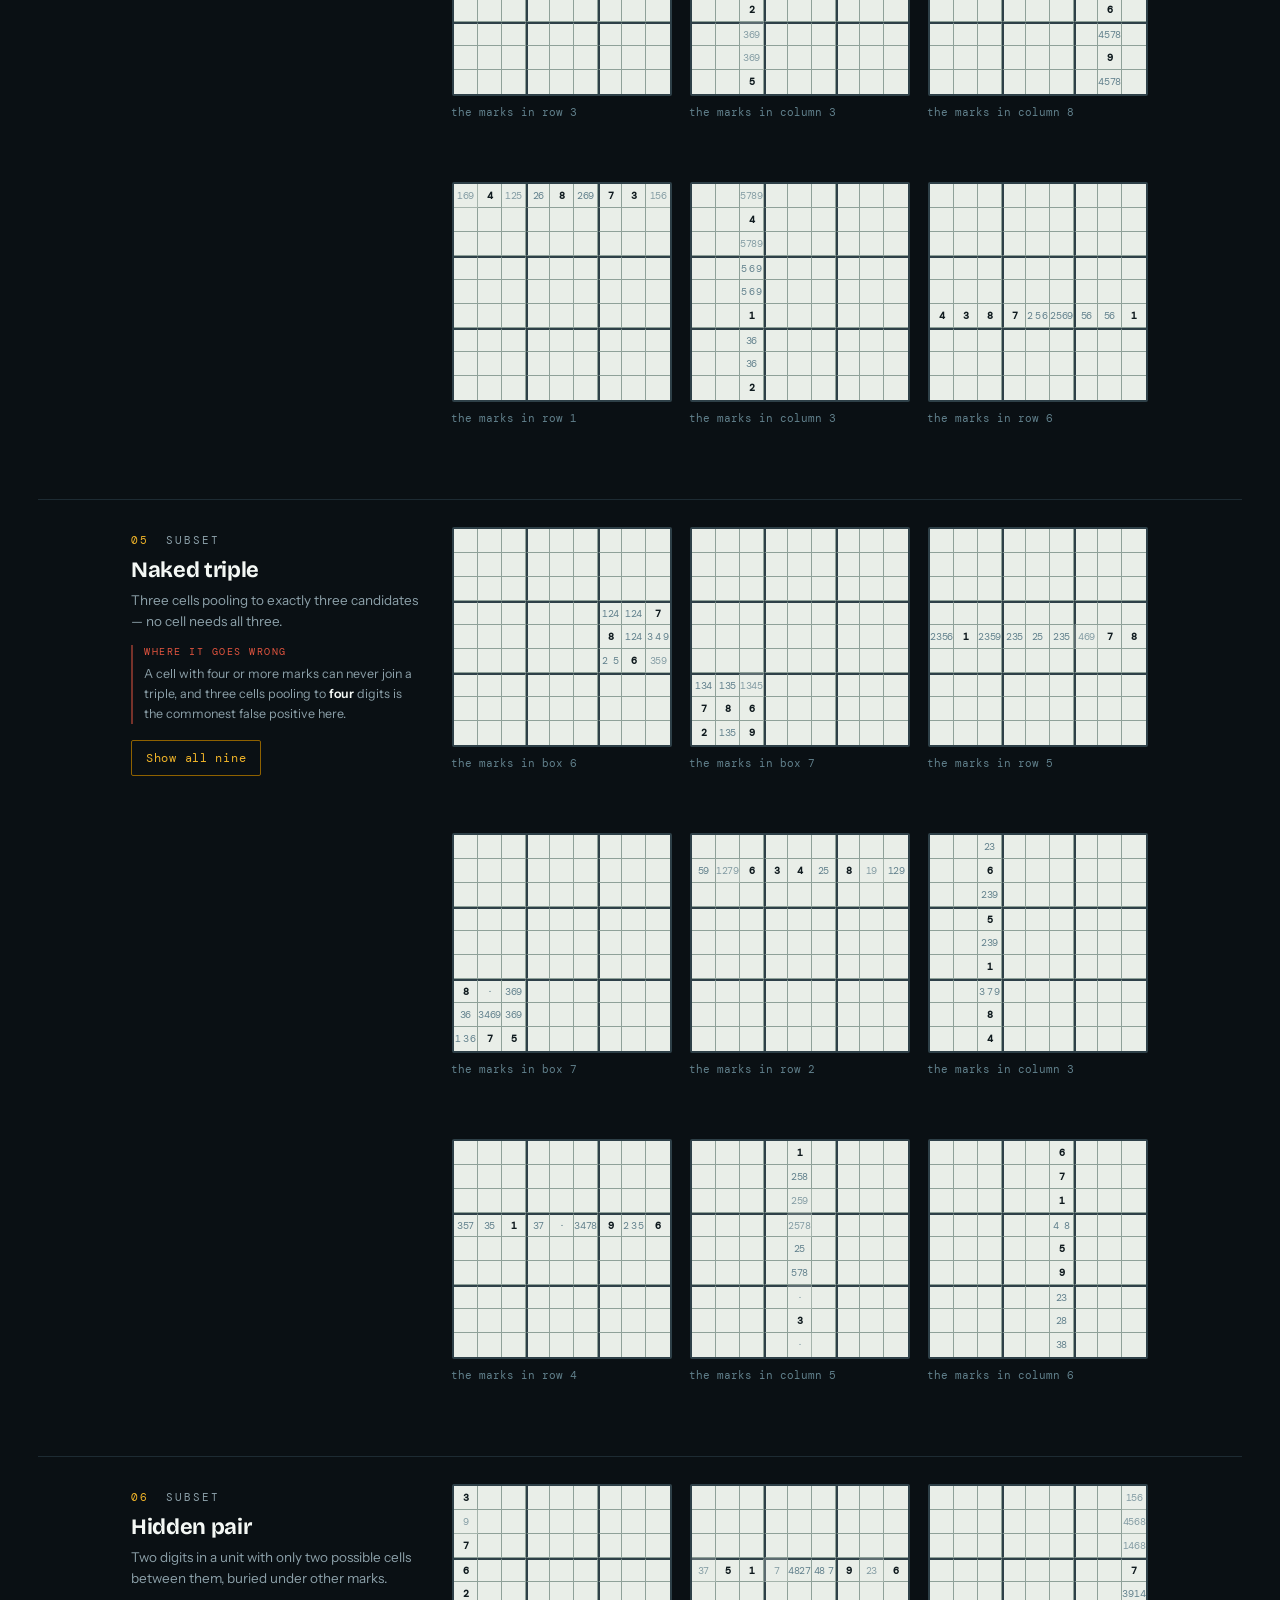
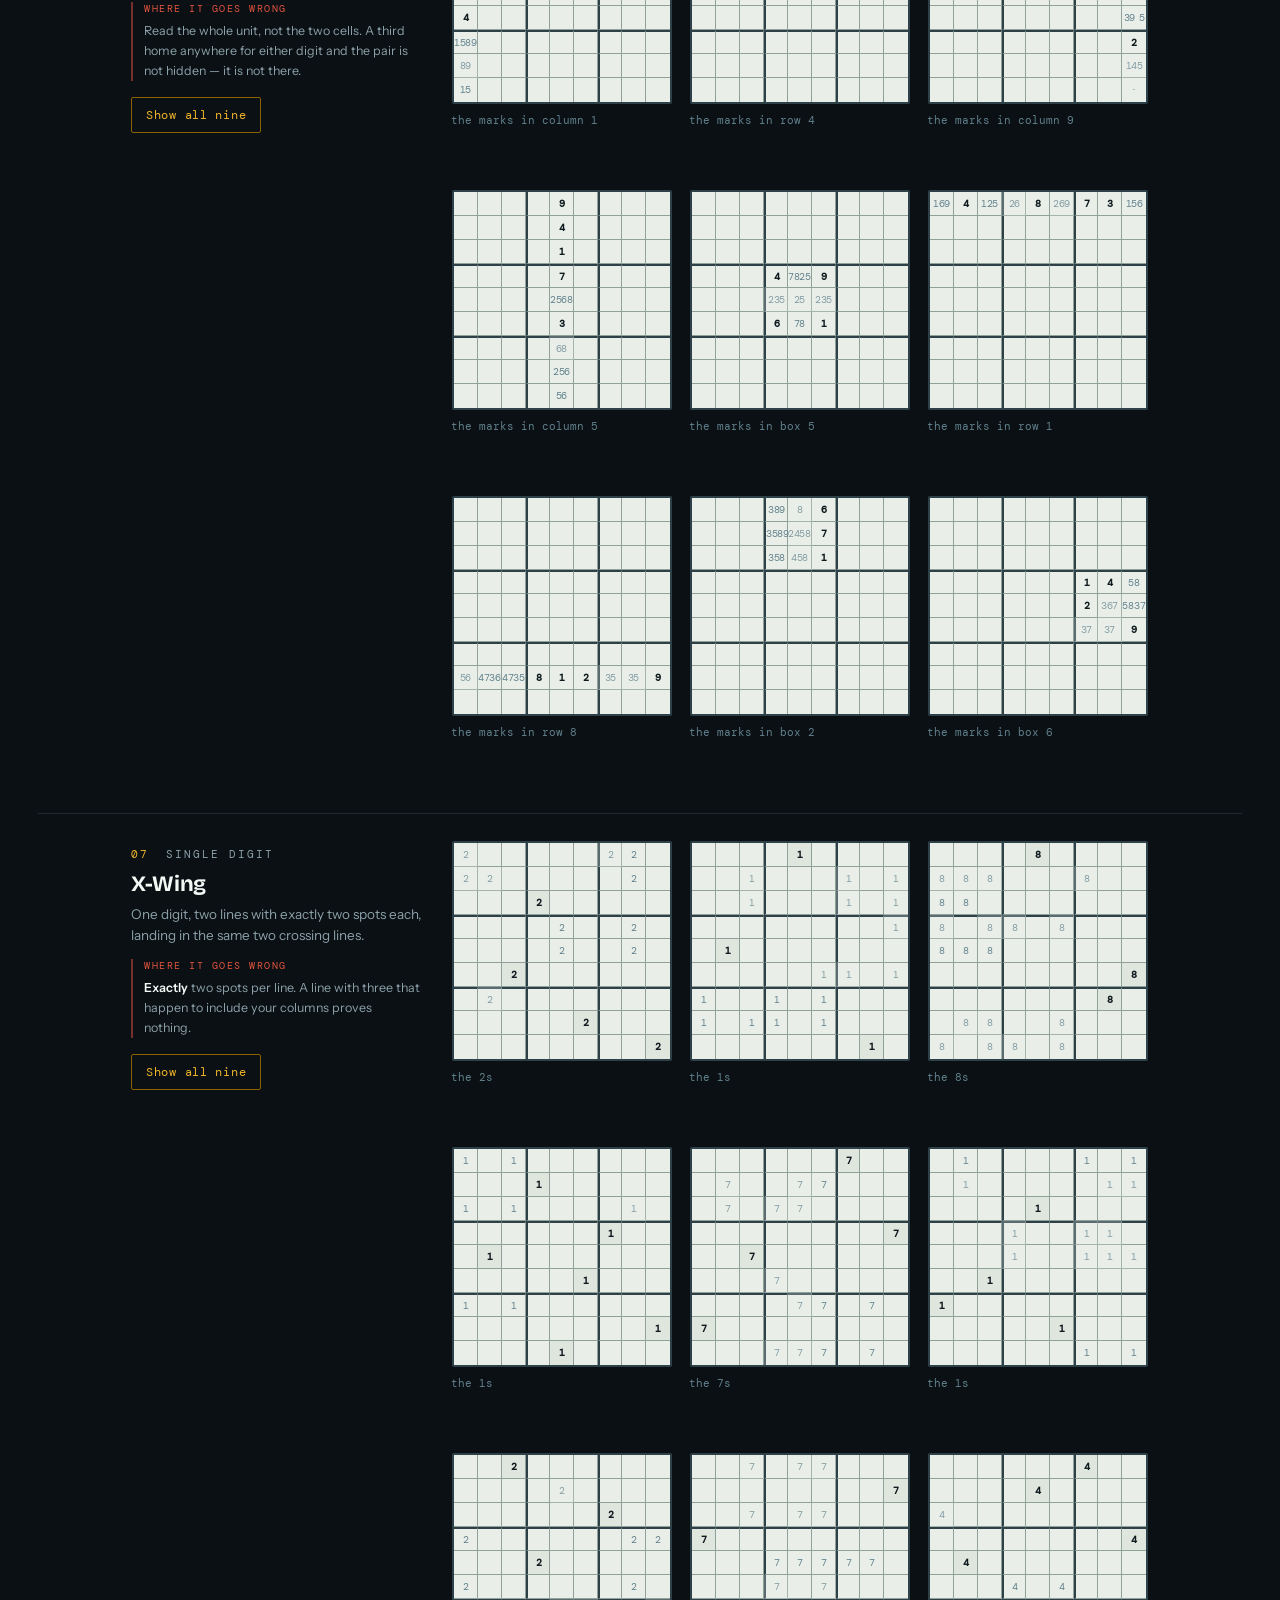
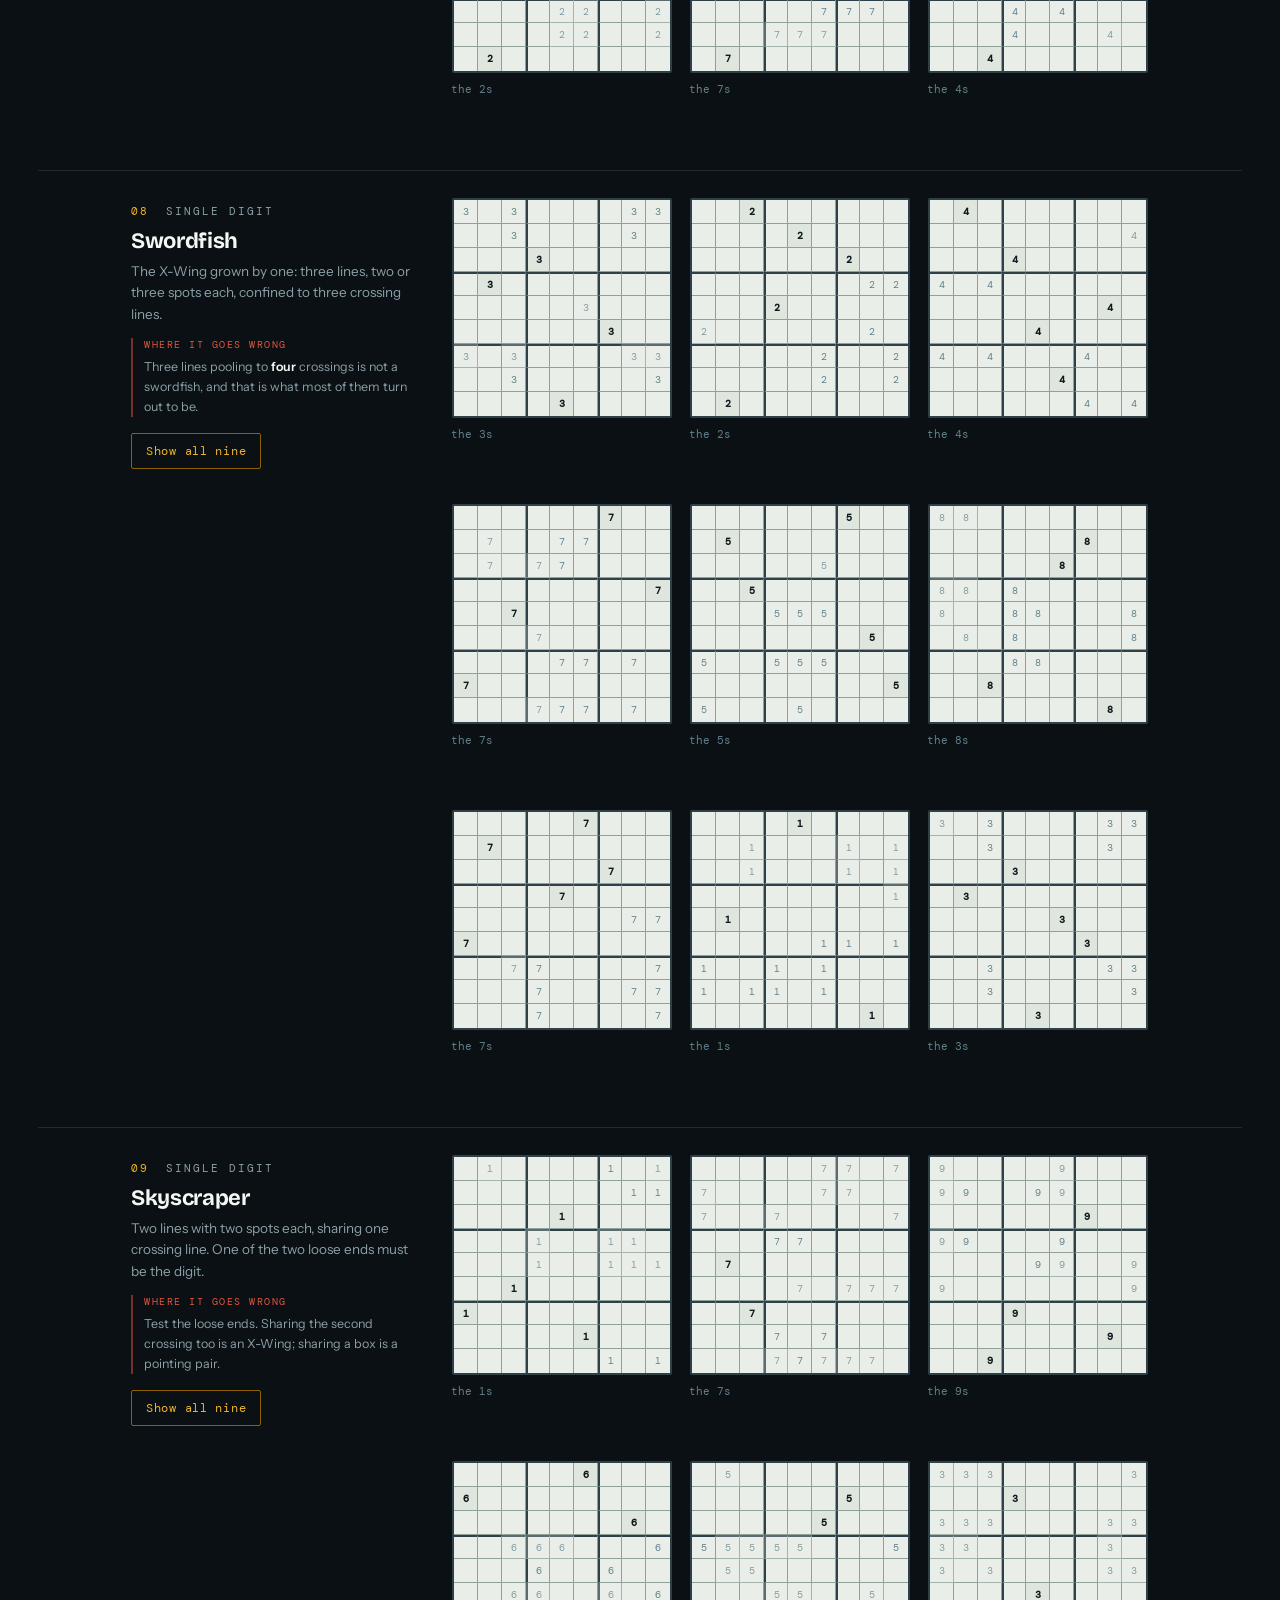
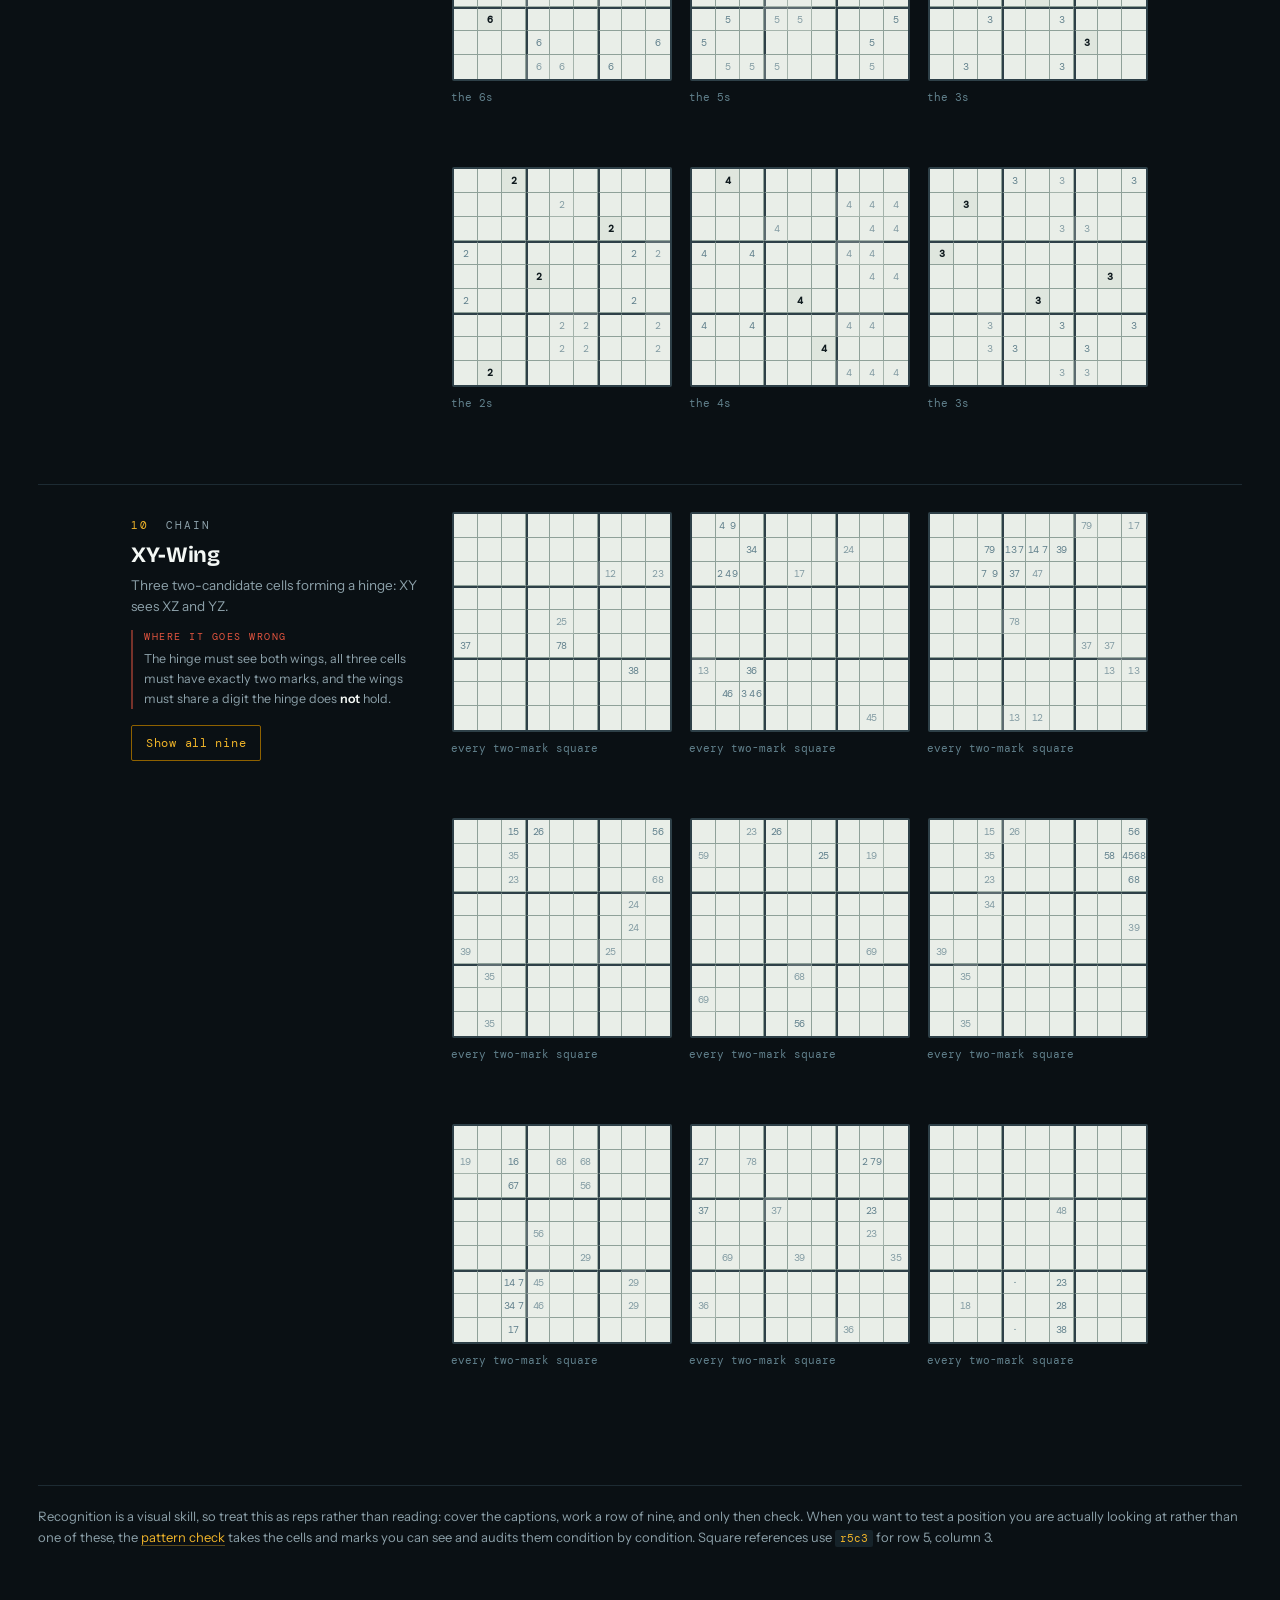
<file: gallery.html>
<!DOCTYPE html>
<html lang="en">
<head>
<meta charset="utf-8">
<meta name="viewport" content="width=device-width, initial-scale=1">
<title>Pattern gallery — Advanced Sudoku Techniques</title>
<meta name="description" content="Nine positions per technique — six real, three near misses — with the answer hidden until you ask. Recognition practice for the nine patterns.">
<link rel="preconnect" href="https://fonts.googleapis.com">
<link rel="preconnect" href="https://fonts.gstatic.com" crossorigin>
<link href="https://fonts.googleapis.com/css2?family=Bricolage+Grotesque:opsz,wdth,wght@12..96,75..100,400;12..96,75..100,700;12..96,75..100,800&family=Instrument+Sans:wght@400;500;600&family=DM+Mono:wght@400;500&display=swap" rel="stylesheet">
<link rel="manifest" href="manifest.webmanifest">
<meta name="theme-color" content="#0A1014">
<link rel="icon" href="assets/icons/icon.svg" type="image/svg+xml">
<link rel="icon" href="assets/icons/favicon-32.png" sizes="32x32" type="image/png">
<link rel="apple-touch-icon" href="assets/icons/apple-touch-icon.png">
<meta name="mobile-web-app-capable" content="yes">
<meta name="apple-mobile-web-app-capable" content="yes">
<meta name="apple-mobile-web-app-status-bar-style" content="black">
<meta name="apple-mobile-web-app-title" content="AST">
<link rel="stylesheet" href="assets/css/site.css">
<noscript><style>.spot .warm{display:block}.spot .cold{display:none}.spotbtn{cursor:default}
.spot .mini i.b{background:#F5DFA4;color:var(--amber-ink)}
.spot .mini i.x{background:rgba(226,84,63,.20);color:var(--red-ink);text-decoration:line-through}
.spot .geo3{display:block}</style></noscript>
</head>
<body data-page="gallery" data-tier="advanced">
<div class="gal">

  <div class="sitebar">
    <span class="mark"><span class="mark-long">Advanced Sudoku <em>Techniques</em></span><span class="mark-short">AST</span></span>
    <nav>
      <a data-page="patterns" href="index.html">Patterns</a>
      <a data-page="trainer" href="trainer.html">Trainer</a>
      <a data-page="cheatsheet" href="cheatsheet.html">Cheat sheet</a>
      <a data-page="gallery" aria-current="page" href="gallery.html">Gallery</a>
      <a data-page="check" href="check.html">Check</a>
    </nav>
  </div>

  <header class="galhero">
    <p class="kicker">Advanced Sudoku Techniques · recognition drill</p>
    <h1>Nine of each. <em>Three are lying.</em></h1>
    <p class="lede">One clean example per technique is not enough to train an eye. Here is each of the nine on nine boards: <b>six are the real thing and three are not</b>, shuffled, answer hidden. Read the figure, decide, then tap it.</p>
    <p class="lede">The near misses are the point. None is manufactured: each is a real position holding what gets mistaken for the technique — a box with one stray spot, three cells pooling to four digits, two lines that meet twice — and each is checked to contain no instance of the technique it is filed under, so a <b>no</b> is a no about the whole picture. Tell those three from the six and you can trust yourself at the puzzle.</p>
    <div class="legend cribleg">
      <p><span class="swatch b"></span> Amber cells are the pattern you were asked about</p>
      <p><span class="swatch l"></span> Lines connect the pattern: one colour per pair, and a dashed line takes the colours of both pairs it joins</p>
      <p><span class="swatch p"></span> Ringed cells are the loose ends of a chain</p>
      <p><span class="swatch k"></span> Struck red digits are what it kills</p>
      <p><span class="swatch f"></span> A red ring is the mark that breaks it</p>
      <p><span class="swatch n"></span> Grey is the rest of the position; a dot is a cell with more marks than fit</p>
    </div>
    <p class="galnote">Single-digit figures show one digit's whole map, the way the News+ highlight does. Subset figures show one unit's marks. XY-Wing figures show every two-mark square on the board. Positions are real, and every elimination claimed is checked against the puzzle's solution before the figure is drawn — see <code>tools/gallery.py</code>.</p>
  </header>

<nav aria-label="Techniques"><a href="#pointing">Pointing pair</a><a href="#claiming">Claiming</a><a href="#naked-pair">Naked pair</a><a href="#naked-triple">Naked triple</a><a href="#hidden-pair">Hidden pair</a><a href="#x-wing">X-Wing</a><a href="#swordfish">Swordfish</a><a href="#skyscraper">Skyscraper</a><a href="#xy-wing">XY-Wing</a></nav>

  <section class="galsec" id="pointing">
    <div class="galintro">
      <span class="eyebrow"><i>02</i> Interaction</span>
      <h2><a href="index.html#pointing">Pointing pair</a></h2>
      <p class="what">Inside one box, a digit's only homes sit in a single row or column.</p>
      <p class="guard"><span>Where it goes wrong</span>Count the box first. A third spot for the digit anywhere else in the box, on any other line, and there is nothing here.</p>
      <button class="reveal galall" type="button">Show all nine</button>
    </div>
    <div class="spots"><figure class="spot" data-state="hidden"><button class="spotbtn" type="button" aria-expanded="false" aria-label="Show the answer for this position: the 3s"><div class="miniwrap"><div class="mini" role="img" aria-label="the 3s"><i class="tint f">3</i><i class="tint"></i><i class="tint b">3</i><i class="bl"></i><i class=""></i><i class=""></i><i class="bl"></i><i class="d">3</i><i class="d">3</i><i class="tint"></i><i class="tint"></i><i class="tint b">3</i><i class="bl"></i><i class=""></i><i class=""></i><i class="bl"></i><i class="d">3</i><i class=""></i><i class="tint"></i><i class="tint"></i><i class="tint"></i><i class="bl p">3</i><i class=""></i><i class=""></i><i class="bl"></i><i class=""></i><i class=""></i><i class="bt"></i><i class="bt p">3</i><i class="bt"></i><i class="bl bt"></i><i class="bt"></i><i class="bt"></i><i class="bl bt"></i><i class="bt"></i><i class="bt"></i><i class=""></i><i class=""></i><i class=""></i><i class="bl"></i><i class=""></i><i class="d">3</i><i class="bl"></i><i class=""></i><i class=""></i><i class=""></i><i class=""></i><i class=""></i><i class="bl"></i><i class=""></i><i class=""></i><i class="bl p">3</i><i class=""></i><i class=""></i><i class="bt d">3</i><i class="bt"></i><i class="bt d">3</i><i class="bl bt"></i><i class="bt"></i><i class="bt"></i><i class="bl bt"></i><i class="bt d">3</i><i class="bt d">3</i><i class=""></i><i class=""></i><i class="d">3</i><i class="bl"></i><i class=""></i><i class=""></i><i class="bl"></i><i class=""></i><i class="d">3</i><i class=""></i><i class=""></i><i class=""></i><i class="bl"></i><i class="p">3</i><i class=""></i><i class="bl"></i><i class=""></i><i class=""></i></div><svg class="geo3" viewBox="0 0 9 9" preserveAspectRatio="none" aria-hidden="true"><line class="lead c0" x1="2.50" y1="0.50" x2="2.50" y2="1.50"/></svg></div></button><figcaption class="figcap"><span class="cold">the 3s</span><span class="warm no"><b>No.</b> Box 1 has another 3 off column 3, at r1c1.</span></figcaption></figure><figure class="spot" data-state="hidden"><button class="spotbtn" type="button" aria-expanded="false" aria-label="Show the answer for this position: the 3s"><div class="miniwrap"><div class="mini" role="img" aria-label="the 3s"><i class="p">3</i><i class=""></i><i class=""></i><i class="bl"></i><i class=""></i><i class=""></i><i class="bl"></i><i class=""></i><i class=""></i><i class=""></i><i class=""></i><i class=""></i><i class="bl"></i><i class=""></i><i class=""></i><i class="bl p">3</i><i class=""></i><i class=""></i><i class=""></i><i class=""></i><i class=""></i><i class="bl d">3</i><i class=""></i><i class=""></i><i class="bl"></i><i class=""></i><i class=""></i><i class="bt tint"></i><i class="bt tint b">3</i><i class="bt tint"></i><i class="bl bt d">3</i><i class="bt d">3</i><i class="bt"></i><i class="bl bt"></i><i class="bt"></i><i class="bt"></i><i class="tint"></i><i class="tint b">3</i><i class="tint"></i><i class="bl d">3</i><i class="d">3</i><i class=""></i><i class="bl"></i><i class="d">3</i><i class=""></i><i class="tint"></i><i class="tint b">3</i><i class="tint"></i><i class="bl"></i><i class="d">3</i><i class=""></i><i class="bl"></i><i class="d">3</i><i class=""></i><i class="bt"></i><i class="bt"></i><i class="bt"></i><i class="bl bt"></i><i class="bt"></i><i class="bt"></i><i class="bl bt"></i><i class="bt"></i><i class="bt p">3</i><i class=""></i><i class="x">3</i><i class="d">3</i><i class="bl"></i><i class=""></i><i class=""></i><i class="bl"></i><i class=""></i><i class=""></i><i class=""></i><i class=""></i><i class=""></i><i class="bl"></i><i class=""></i><i class="p">3</i><i class="bl"></i><i class=""></i><i class=""></i></div><svg class="geo3" viewBox="0 0 9 9" preserveAspectRatio="none" aria-hidden="true"><line class="lead c0" x1="1.50" y1="3.50" x2="1.50" y2="5.50"/></svg></div></button><figcaption class="figcap"><span class="cold">the 3s</span><span class="warm yes"><b>Yes.</b> Box 4 keeps its 3s in column 2, so the 3 leaves r8c2.</span></figcaption></figure><figure class="spot" data-state="hidden"><button class="spotbtn" type="button" aria-expanded="false" aria-label="Show the answer for this position: the 2s"><div class="miniwrap"><div class="mini" role="img" aria-label="the 2s"><i class=""></i><i class=""></i><i class="p">2</i><i class="bl"></i><i class=""></i><i class=""></i><i class="bl"></i><i class=""></i><i class=""></i><i class=""></i><i class=""></i><i class=""></i><i class="bl"></i><i class="d">2</i><i class=""></i><i class="bl"></i><i class=""></i><i class=""></i><i class=""></i><i class=""></i><i class=""></i><i class="bl"></i><i class=""></i><i class=""></i><i class="bl p">2</i><i class=""></i><i class=""></i><i class="bt d">2</i><i class="bt"></i><i class="bt"></i><i class="bl bt"></i><i class="bt"></i><i class="bt"></i><i class="bl bt"></i><i class="bt d">2</i><i class="bt x">2</i><i class=""></i><i class=""></i><i class=""></i><i class="bl p">2</i><i class=""></i><i class=""></i><i class="bl"></i><i class=""></i><i class=""></i><i class="d">2</i><i class=""></i><i class=""></i><i class="bl"></i><i class=""></i><i class=""></i><i class="bl"></i><i class="d">2</i><i class=""></i><i class="bt"></i><i class="bt"></i><i class="bt"></i><i class="bl bt"></i><i class="bt d">2</i><i class="bt d">2</i><i class="bl bt tint"></i><i class="bt tint"></i><i class="bt tint b">2</i><i class=""></i><i class=""></i><i class=""></i><i class="bl"></i><i class="d">2</i><i class="d">2</i><i class="bl tint"></i><i class="tint"></i><i class="tint b">2</i><i class=""></i><i class="p">2</i><i class=""></i><i class="bl"></i><i class=""></i><i class=""></i><i class="bl tint"></i><i class="tint"></i><i class="tint"></i></div><svg class="geo3" viewBox="0 0 9 9" preserveAspectRatio="none" aria-hidden="true"><line class="lead c0" x1="8.50" y1="6.50" x2="8.50" y2="7.50"/></svg></div></button><figcaption class="figcap"><span class="cold">the 2s</span><span class="warm yes"><b>Yes.</b> Box 9 keeps its 2s in column 9, so the 2 leaves r4c9.</span></figcaption></figure><figure class="spot" data-state="hidden"><button class="spotbtn" type="button" aria-expanded="false" aria-label="Show the answer for this position: the 2s"><div class="miniwrap"><div class="mini" role="img" aria-label="the 2s"><i class=""></i><i class=""></i><i class="d">2</i><i class="bl"></i><i class=""></i><i class=""></i><i class="bl tint"></i><i class="tint"></i><i class="tint b">2</i><i class=""></i><i class=""></i><i class=""></i><i class="bl"></i><i class=""></i><i class="p">2</i><i class="bl tint"></i><i class="tint"></i><i class="tint"></i><i class=""></i><i class="d">2</i><i class="d">2</i><i class="bl"></i><i class=""></i><i class=""></i><i class="bl tint"></i><i class="tint"></i><i class="tint b">2</i><i class="bt"></i><i class="bt d">2</i><i class="bt"></i><i class="bl bt d">2</i><i class="bt"></i><i class="bt"></i><i class="bl bt d">2</i><i class="bt"></i><i class="bt"></i><i class=""></i><i class=""></i><i class="d">2</i><i class="bl d">2</i><i class="d">2</i><i class=""></i><i class="bl d">2</i><i class=""></i><i class="x">2</i><i class=""></i><i class="d">2</i><i class=""></i><i class="bl d">2</i><i class=""></i><i class=""></i><i class="bl d">2</i><i class=""></i><i class="x">2</i><i class="bt"></i><i class="bt"></i><i class="bt"></i><i class="bl bt"></i><i class="bt"></i><i class="bt"></i><i class="bl bt"></i><i class="bt p">2</i><i class="bt"></i><i class=""></i><i class=""></i><i class=""></i><i class="bl d">2</i><i class="d">2</i><i class=""></i><i class="bl"></i><i class=""></i><i class=""></i><i class="p">2</i><i class=""></i><i class=""></i><i class="bl"></i><i class=""></i><i class=""></i><i class="bl"></i><i class=""></i><i class=""></i></div><svg class="geo3" viewBox="0 0 9 9" preserveAspectRatio="none" aria-hidden="true"><line class="lead c0" x1="8.50" y1="0.50" x2="8.50" y2="2.50"/></svg></div></button><figcaption class="figcap"><span class="cold">the 2s</span><span class="warm yes"><b>Yes.</b> Box 3 keeps its 2s in column 9, so the 2 leaves r5c9 and r6c9.</span></figcaption></figure><figure class="spot" data-state="hidden"><button class="spotbtn" type="button" aria-expanded="false" aria-label="Show the answer for this position: the 5s"><div class="miniwrap"><div class="mini" role="img" aria-label="the 5s"><i class="d">5</i><i class=""></i><i class="d">5</i><i class="bl d">5</i><i class=""></i><i class=""></i><i class="bl"></i><i class="d">5</i><i class=""></i><i class=""></i><i class=""></i><i class="d">5</i><i class="bl d">5</i><i class="d">5</i><i class=""></i><i class="bl"></i><i class="d">5</i><i class=""></i><i class=""></i><i class=""></i><i class="d">5</i><i class="bl"></i><i class="d">5</i><i class="d">5</i><i class="bl"></i><i class=""></i><i class=""></i><i class="bt tint b">5</i><i class="bt tint"></i><i class="bt tint b">5</i><i class="bl bt"></i><i class="bt x">5</i><i class="bt"></i><i class="bl bt"></i><i class="bt"></i><i class="bt"></i><i class="tint"></i><i class="tint"></i><i class="tint"></i><i class="bl d">5</i><i class="d">5</i><i class="d">5</i><i class="bl"></i><i class=""></i><i class=""></i><i class="tint"></i><i class="tint"></i><i class="tint"></i><i class="bl"></i><i class=""></i><i class=""></i><i class="bl"></i><i class=""></i><i class="p">5</i><i class="bt"></i><i class="bt"></i><i class="bt"></i><i class="bl bt d">5</i><i class="bt d">5</i><i class="bt d">5</i><i class="bl bt"></i><i class="bt"></i><i class="bt"></i><i class=""></i><i class="p">5</i><i class=""></i><i class="bl"></i><i class=""></i><i class=""></i><i class="bl"></i><i class=""></i><i class=""></i><i class=""></i><i class=""></i><i class=""></i><i class="bl"></i><i class=""></i><i class=""></i><i class="bl p">5</i><i class=""></i><i class=""></i></div><svg class="geo3" viewBox="0 0 9 9" preserveAspectRatio="none" aria-hidden="true"><line class="lead c0" x1="0.50" y1="3.50" x2="2.50" y2="3.50"/></svg></div></button><figcaption class="figcap"><span class="cold">the 5s</span><span class="warm yes"><b>Yes.</b> Box 4 keeps its 5s in row 4, so the 5 leaves r4c5.</span></figcaption></figure><figure class="spot" data-state="hidden"><button class="spotbtn" type="button" aria-expanded="false" aria-label="Show the answer for this position: the 7s"><div class="miniwrap"><div class="mini" role="img" aria-label="the 7s"><i class=""></i><i class=""></i><i class="d">7</i><i class="bl"></i><i class="d">7</i><i class="d">7</i><i class="bl"></i><i class=""></i><i class=""></i><i class=""></i><i class=""></i><i class=""></i><i class="bl"></i><i class=""></i><i class=""></i><i class="bl"></i><i class=""></i><i class="p">7</i><i class=""></i><i class=""></i><i class="d">7</i><i class="bl"></i><i class="d">7</i><i class="d">7</i><i class="bl"></i><i class=""></i><i class=""></i><i class="bt p">7</i><i class="bt"></i><i class="bt"></i><i class="bl bt"></i><i class="bt"></i><i class="bt"></i><i class="bl bt tint"></i><i class="bt tint"></i><i class="bt tint"></i><i class=""></i><i class=""></i><i class=""></i><i class="bl x">7</i><i class="x">7</i><i class="x">7</i><i class="bl tint b">7</i><i class="tint b">7</i><i class="tint"></i><i class=""></i><i class=""></i><i class=""></i><i class="bl d">7</i><i class=""></i><i class="d">7</i><i class="bl tint"></i><i class="tint"></i><i class="tint"></i><i class="bt"></i><i class="bt"></i><i class="bt"></i><i class="bl bt"></i><i class="bt"></i><i class="bt d">7</i><i class="bl bt d">7</i><i class="bt d">7</i><i class="bt"></i><i class=""></i><i class=""></i><i class=""></i><i class="bl d">7</i><i class="d">7</i><i class="d">7</i><i class="bl"></i><i class=""></i><i class=""></i><i class=""></i><i class="p">7</i><i class=""></i><i class="bl"></i><i class=""></i><i class=""></i><i class="bl"></i><i class=""></i><i class=""></i></div><svg class="geo3" viewBox="0 0 9 9" preserveAspectRatio="none" aria-hidden="true"><line class="lead c0" x1="6.50" y1="4.50" x2="7.50" y2="4.50"/></svg></div></button><figcaption class="figcap"><span class="cold">the 7s</span><span class="warm yes"><b>Yes.</b> Box 6 keeps its 7s in row 5, so the 7 leaves r5c4, r5c5 and r5c6.</span></figcaption></figure><figure class="spot" data-state="hidden"><button class="spotbtn" type="button" aria-expanded="false" aria-label="Show the answer for this position: the 6s"><div class="miniwrap"><div class="mini" role="img" aria-label="the 6s"><i class=""></i><i class=""></i><i class=""></i><i class="bl"></i><i class=""></i><i class="p">6</i><i class="bl"></i><i class=""></i><i class=""></i><i class="d">6</i><i class=""></i><i class=""></i><i class="bl"></i><i class=""></i><i class=""></i><i class="bl"></i><i class=""></i><i class=""></i><i class=""></i><i class=""></i><i class=""></i><i class="bl"></i><i class=""></i><i class=""></i><i class="bl"></i><i class="p">6</i><i class=""></i><i class="bt d">6</i><i class="bt"></i><i class="bt d">6</i><i class="bl bt tint b">6</i><i class="bt tint f">6</i><i class="bt tint"></i><i class="bl bt"></i><i class="bt"></i><i class="bt d">6</i><i class="d">6</i><i class=""></i><i class=""></i><i class="bl tint b">6</i><i class="tint"></i><i class="tint"></i><i class="bl d">6</i><i class=""></i><i class=""></i><i class="d">6</i><i class=""></i><i class="d">6</i><i class="bl tint b">6</i><i class="tint"></i><i class="tint"></i><i class="bl d">6</i><i class=""></i><i class="d">6</i><i class="bt"></i><i class="bt p">6</i><i class="bt"></i><i class="bl bt"></i><i class="bt"></i><i class="bt"></i><i class="bl bt"></i><i class="bt"></i><i class="bt"></i><i class=""></i><i class=""></i><i class=""></i><i class="bl d">6</i><i class=""></i><i class=""></i><i class="bl"></i><i class=""></i><i class="d">6</i><i class=""></i><i class=""></i><i class=""></i><i class="bl d">6</i><i class="d">6</i><i class=""></i><i class="bl d">6</i><i class=""></i><i class=""></i></div><svg class="geo3" viewBox="0 0 9 9" preserveAspectRatio="none" aria-hidden="true"><line class="lead c0" x1="3.50" y1="3.50" x2="3.50" y2="5.50"/></svg></div></button><figcaption class="figcap"><span class="cold">the 6s</span><span class="warm no"><b>No.</b> Box 5 has another 6 off column 4, at r4c5.</span></figcaption></figure><figure class="spot" data-state="hidden"><button class="spotbtn" type="button" aria-expanded="false" aria-label="Show the answer for this position: the 5s"><div class="miniwrap"><div class="mini" role="img" aria-label="the 5s"><i class=""></i><i class=""></i><i class=""></i><i class="bl"></i><i class=""></i><i class=""></i><i class="bl"></i><i class="p">5</i><i class=""></i><i class="d">5</i><i class=""></i><i class=""></i><i class="bl"></i><i class=""></i><i class=""></i><i class="bl"></i><i class=""></i><i class=""></i><i class=""></i><i class=""></i><i class=""></i><i class="bl p">5</i><i class=""></i><i class=""></i><i class="bl"></i><i class=""></i><i class=""></i><i class="bt"></i><i class="bt"></i><i class="bt p">5</i><i class="bl bt tint"></i><i class="bt tint"></i><i class="bt tint"></i><i class="bl bt"></i><i class="bt"></i><i class="bt"></i><i class=""></i><i class=""></i><i class=""></i><i class="bl tint"></i><i class="tint b">5</i><i class="tint b">5</i><i class="bl d">5</i><i class=""></i><i class="d">5</i><i class=""></i><i class=""></i><i class=""></i><i class="bl tint"></i><i class="tint"></i><i class="tint f">5</i><i class="bl d">5</i><i class=""></i><i class="d">5</i><i class="bt"></i><i class="bt p">5</i><i class="bt"></i><i class="bl bt"></i><i class="bt"></i><i class="bt"></i><i class="bl bt"></i><i class="bt"></i><i class="bt"></i><i class=""></i><i class=""></i><i class=""></i><i class="bl"></i><i class="d">5</i><i class=""></i><i class="bl"></i><i class=""></i><i class="d">5</i><i class=""></i><i class=""></i><i class=""></i><i class="bl"></i><i class="d">5</i><i class="d">5</i><i class="bl d">5</i><i class=""></i><i class="d">5</i></div><svg class="geo3" viewBox="0 0 9 9" preserveAspectRatio="none" aria-hidden="true"><line class="lead c0" x1="4.50" y1="4.50" x2="5.50" y2="4.50"/></svg></div></button><figcaption class="figcap"><span class="cold">the 5s</span><span class="warm no"><b>No.</b> Box 5 has another 5 off row 5, at r6c6.</span></figcaption></figure><figure class="spot" data-state="hidden"><button class="spotbtn" type="button" aria-expanded="false" aria-label="Show the answer for this position: the 4s"><div class="miniwrap"><div class="mini" role="img" aria-label="the 4s"><i class=""></i><i class="p">4</i><i class=""></i><i class="bl"></i><i class=""></i><i class=""></i><i class="bl"></i><i class=""></i><i class=""></i><i class=""></i><i class=""></i><i class=""></i><i class="bl"></i><i class=""></i><i class=""></i><i class="bl d">4</i><i class="d">4</i><i class="d">4</i><i class=""></i><i class=""></i><i class=""></i><i class="bl d">4</i><i class=""></i><i class=""></i><i class="bl"></i><i class="d">4</i><i class="d">4</i><i class="bt d">4</i><i class="bt"></i><i class="bt d">4</i><i class="bl bt"></i><i class="bt"></i><i class="bt"></i><i class="bl bt d">4</i><i class="bt d">4</i><i class="bt"></i><i class=""></i><i class=""></i><i class=""></i><i class="bl"></i><i class=""></i><i class=""></i><i class="bl"></i><i class="d">4</i><i class="d">4</i><i class=""></i><i class=""></i><i class=""></i><i class="bl"></i><i class="p">4</i><i class=""></i><i class="bl"></i><i class=""></i><i class=""></i><i class="bt tint b">4</i><i class="bt tint"></i><i class="bt tint b">4</i><i class="bl bt"></i><i class="bt"></i><i class="bt"></i><i class="bl bt x">4</i><i class="bt x">4</i><i class="bt"></i><i class="tint"></i><i class="tint"></i><i class="tint"></i><i class="bl"></i><i class=""></i><i class="p">4</i><i class="bl"></i><i class=""></i><i class=""></i><i class="tint"></i><i class="tint"></i><i class="tint"></i><i class="bl"></i><i class=""></i><i class=""></i><i class="bl d">4</i><i class="d">4</i><i class="d">4</i></div><svg class="geo3" viewBox="0 0 9 9" preserveAspectRatio="none" aria-hidden="true"><line class="lead c0" x1="0.50" y1="6.50" x2="2.50" y2="6.50"/></svg></div></button><figcaption class="figcap"><span class="cold">the 4s</span><span class="warm yes"><b>Yes.</b> Box 7 keeps its 4s in row 7, so the 4 leaves r7c7 and r7c8.</span></figcaption></figure></div>
  </section>
  <section class="galsec" id="claiming">
    <div class="galintro">
      <span class="eyebrow"><i>03</i> Interaction</span>
      <h2><a href="index.html#claiming">Claiming</a></h2>
      <p class="what">Along one line, a digit's only homes sit inside a single box.</p>
      <p class="guard"><span>Where it goes wrong</span>Easy to run backwards. It is the rest of the <b>box</b> that loses the digit, and only if the line has no spot for it outside that box.</p>
      <button class="reveal galall" type="button">Show all nine</button>
    </div>
    <div class="spots"><figure class="spot" data-state="hidden"><button class="spotbtn" type="button" aria-expanded="false" aria-label="Show the answer for this position: the 1s"><div class="miniwrap"><div class="mini" role="img" aria-label="the 1s"><i class=""></i><i class="d">1</i><i class=""></i><i class="bl"></i><i class=""></i><i class=""></i><i class="bl x">1</i><i class=""></i><i class="x">1</i><i class="tint"></i><i class="tint"></i><i class="tint"></i><i class="bl tint"></i><i class="tint"></i><i class="tint"></i><i class="bl tint"></i><i class="tint b">1</i><i class="tint b">1</i><i class=""></i><i class=""></i><i class=""></i><i class="bl"></i><i class="p">1</i><i class=""></i><i class="bl"></i><i class=""></i><i class=""></i><i class="bt"></i><i class="bt"></i><i class="bt"></i><i class="bl bt d">1</i><i class="bt"></i><i class="bt"></i><i class="bl bt d">1</i><i class="bt d">1</i><i class="bt"></i><i class=""></i><i class=""></i><i class=""></i><i class="bl d">1</i><i class=""></i><i class=""></i><i class="bl d">1</i><i class="d">1</i><i class="d">1</i><i class=""></i><i class=""></i><i class="p">1</i><i class="bl"></i><i class=""></i><i class=""></i><i class="bl"></i><i class=""></i><i class=""></i><i class="bt p">1</i><i class="bt"></i><i class="bt"></i><i class="bl bt"></i><i class="bt"></i><i class="bt"></i><i class="bl bt"></i><i class="bt"></i><i class="bt"></i><i class=""></i><i class=""></i><i class=""></i><i class="bl"></i><i class=""></i><i class="p">1</i><i class="bl"></i><i class=""></i><i class=""></i><i class=""></i><i class=""></i><i class=""></i><i class="bl"></i><i class=""></i><i class=""></i><i class="bl d">1</i><i class=""></i><i class="d">1</i></div><svg class="geo3" viewBox="0 0 9 9" preserveAspectRatio="none" aria-hidden="true"><line class="lead c0" x1="7.50" y1="1.50" x2="8.50" y2="1.50"/></svg></div></button><figcaption class="figcap"><span class="cold">the 1s</span><span class="warm yes"><b>Yes.</b> Row 2 keeps its 1s inside box 3, so the 1 leaves r1c7 and r1c9.</span></figcaption></figure><figure class="spot" data-state="hidden"><button class="spotbtn" type="button" aria-expanded="false" aria-label="Show the answer for this position: the 6s"><div class="miniwrap"><div class="mini" role="img" aria-label="the 6s"><i class=""></i><i class=""></i><i class="tint"></i><i class="bl"></i><i class=""></i><i class="p">6</i><i class="bl"></i><i class=""></i><i class=""></i><i class="d">6</i><i class=""></i><i class="tint"></i><i class="bl"></i><i class=""></i><i class=""></i><i class="bl"></i><i class=""></i><i class=""></i><i class=""></i><i class=""></i><i class="tint"></i><i class="bl"></i><i class=""></i><i class=""></i><i class="bl"></i><i class="p">6</i><i class=""></i><i class="bt x">6</i><i class="bt"></i><i class="bt tint b">6</i><i class="bl bt d">6</i><i class="bt d">6</i><i class="bt"></i><i class="bl bt"></i><i class="bt"></i><i class="bt d">6</i><i class="x">6</i><i class=""></i><i class="tint"></i><i class="bl d">6</i><i class=""></i><i class=""></i><i class="bl d">6</i><i class=""></i><i class=""></i><i class="x">6</i><i class=""></i><i class="tint b">6</i><i class="bl d">6</i><i class=""></i><i class=""></i><i class="bl d">6</i><i class=""></i><i class="d">6</i><i class="bt"></i><i class="bt p">6</i><i class="bt tint"></i><i class="bl bt"></i><i class="bt"></i><i class="bt"></i><i class="bl bt"></i><i class="bt"></i><i class="bt"></i><i class=""></i><i class=""></i><i class="tint"></i><i class="bl d">6</i><i class=""></i><i class=""></i><i class="bl"></i><i class=""></i><i class="d">6</i><i class=""></i><i class=""></i><i class="tint"></i><i class="bl d">6</i><i class="d">6</i><i class=""></i><i class="bl d">6</i><i class=""></i><i class=""></i></div><svg class="geo3" viewBox="0 0 9 9" preserveAspectRatio="none" aria-hidden="true"><line class="lead c0" x1="2.50" y1="3.50" x2="2.50" y2="5.50"/></svg></div></button><figcaption class="figcap"><span class="cold">the 6s</span><span class="warm yes"><b>Yes.</b> Column 3 keeps its 6s inside box 4, so the 6 leaves r4c1, r5c1 and r6c1.</span></figcaption></figure><figure class="spot" data-state="hidden"><button class="spotbtn" type="button" aria-expanded="false" aria-label="Show the answer for this position: the 5s"><div class="miniwrap"><div class="mini" role="img" aria-label="the 5s"><i class=""></i><i class="tint f">5</i><i class="d">5</i><i class="bl d">5</i><i class="d">5</i><i class="d">5</i><i class="bl"></i><i class=""></i><i class=""></i><i class=""></i><i class="tint"></i><i class=""></i><i class="bl"></i><i class=""></i><i class=""></i><i class="bl p">5</i><i class=""></i><i class=""></i><i class=""></i><i class="tint"></i><i class="d">5</i><i class="bl"></i><i class=""></i><i class="d">5</i><i class="bl"></i><i class=""></i><i class=""></i><i class="bt"></i><i class="bt tint"></i><i class="bt"></i><i class="bl bt d">5</i><i class="bt"></i><i class="bt"></i><i class="bl bt"></i><i class="bt"></i><i class="bt"></i><i class="p">5</i><i class="tint"></i><i class=""></i><i class="bl"></i><i class=""></i><i class=""></i><i class="bl"></i><i class=""></i><i class=""></i><i class=""></i><i class="tint"></i><i class=""></i><i class="bl"></i><i class=""></i><i class=""></i><i class="bl"></i><i class="p">5</i><i class=""></i><i class="bt"></i><i class="bt tint b">5</i><i class="bt d">5</i><i class="bl bt"></i><i class="bt d">5</i><i class="bt d">5</i><i class="bl bt"></i><i class="bt"></i><i class="bt d">5</i><i class=""></i><i class="tint b">5</i><i class="d">5</i><i class="bl d">5</i><i class="d">5</i><i class="d">5</i><i class="bl"></i><i class=""></i><i class=""></i><i class=""></i><i class="tint b">5</i><i class="d">5</i><i class="bl d">5</i><i class=""></i><i class="d">5</i><i class="bl"></i><i class=""></i><i class=""></i></div><svg class="geo3" viewBox="0 0 9 9" preserveAspectRatio="none" aria-hidden="true"><line class="lead c0" x1="1.50" y1="6.50" x2="1.50" y2="8.50"/></svg></div></button><figcaption class="figcap"><span class="cold">the 5s</span><span class="warm no"><b>No.</b> Column 2's 5s are not all inside box 7 — there is one at r1c2.</span></figcaption></figure><figure class="spot" data-state="hidden"><button class="spotbtn" type="button" aria-expanded="false" aria-label="Show the answer for this position: the 2s"><div class="miniwrap"><div class="mini" role="img" aria-label="the 2s"><i class=""></i><i class=""></i><i class="p">2</i><i class="bl"></i><i class=""></i><i class=""></i><i class="bl"></i><i class="tint"></i><i class=""></i><i class=""></i><i class=""></i><i class=""></i><i class="bl"></i><i class="d">2</i><i class=""></i><i class="bl"></i><i class="tint"></i><i class=""></i><i class=""></i><i class=""></i><i class=""></i><i class="bl"></i><i class=""></i><i class=""></i><i class="bl p">2</i><i class="tint"></i><i class=""></i><i class="bt d">2</i><i class="bt"></i><i class="bt"></i><i class="bl bt"></i><i class="bt"></i><i class="bt"></i><i class="bl bt"></i><i class="bt tint b">2</i><i class="bt x">2</i><i class=""></i><i class=""></i><i class=""></i><i class="bl p">2</i><i class=""></i><i class=""></i><i class="bl"></i><i class="tint"></i><i class=""></i><i class="d">2</i><i class=""></i><i class=""></i><i class="bl"></i><i class=""></i><i class=""></i><i class="bl"></i><i class="tint b">2</i><i class=""></i><i class="bt"></i><i class="bt"></i><i class="bt"></i><i class="bl bt"></i><i class="bt d">2</i><i class="bt d">2</i><i class="bl bt"></i><i class="bt tint"></i><i class="bt d">2</i><i class=""></i><i class=""></i><i class=""></i><i class="bl"></i><i class="d">2</i><i class="d">2</i><i class="bl"></i><i class="tint"></i><i class="d">2</i><i class=""></i><i class="p">2</i><i class=""></i><i class="bl"></i><i class=""></i><i class=""></i><i class="bl"></i><i class="tint"></i><i class=""></i></div><svg class="geo3" viewBox="0 0 9 9" preserveAspectRatio="none" aria-hidden="true"><line class="lead c0" x1="7.50" y1="3.50" x2="7.50" y2="5.50"/></svg></div></button><figcaption class="figcap"><span class="cold">the 2s</span><span class="warm yes"><b>Yes.</b> Column 8 keeps its 2s inside box 6, so the 2 leaves r4c9.</span></figcaption></figure><figure class="spot" data-state="hidden"><button class="spotbtn" type="button" aria-expanded="false" aria-label="Show the answer for this position: the 4s"><div class="miniwrap"><div class="mini" role="img" aria-label="the 4s"><i class=""></i><i class="p">4</i><i class=""></i><i class="bl"></i><i class=""></i><i class=""></i><i class="bl"></i><i class=""></i><i class=""></i><i class="tint"></i><i class="tint"></i><i class="tint"></i><i class="bl tint"></i><i class="tint"></i><i class="tint"></i><i class="bl tint b">4</i><i class="tint b">4</i><i class="tint b">4</i><i class=""></i><i class=""></i><i class=""></i><i class="bl d">4</i><i class=""></i><i class=""></i><i class="bl"></i><i class="x">4</i><i class="x">4</i><i class="bt d">4</i><i class="bt"></i><i class="bt d">4</i><i class="bl bt"></i><i class="bt"></i><i class="bt"></i><i class="bl bt d">4</i><i class="bt d">4</i><i class="bt"></i><i class=""></i><i class=""></i><i class=""></i><i class="bl"></i><i class=""></i><i class=""></i><i class="bl"></i><i class="d">4</i><i class="d">4</i><i class=""></i><i class=""></i><i class=""></i><i class="bl"></i><i class="p">4</i><i class=""></i><i class="bl"></i><i class=""></i><i class=""></i><i class="bt d">4</i><i class="bt"></i><i class="bt d">4</i><i class="bl bt"></i><i class="bt"></i><i class="bt"></i><i class="bl bt d">4</i><i class="bt d">4</i><i class="bt"></i><i class=""></i><i class=""></i><i class=""></i><i class="bl"></i><i class=""></i><i class="p">4</i><i class="bl"></i><i class=""></i><i class=""></i><i class=""></i><i class=""></i><i class=""></i><i class="bl"></i><i class=""></i><i class=""></i><i class="bl d">4</i><i class="d">4</i><i class="d">4</i></div><svg class="geo3" viewBox="0 0 9 9" preserveAspectRatio="none" aria-hidden="true"><line class="lead c0" x1="6.50" y1="1.50" x2="8.50" y2="1.50"/></svg></div></button><figcaption class="figcap"><span class="cold">the 4s</span><span class="warm yes"><b>Yes.</b> Row 2 keeps its 4s inside box 3, so the 4 leaves r3c8 and r3c9.</span></figcaption></figure><figure class="spot" data-state="hidden"><button class="spotbtn" type="button" aria-expanded="false" aria-label="Show the answer for this position: the 5s"><div class="miniwrap"><div class="mini" role="img" aria-label="the 5s"><i class=""></i><i class=""></i><i class=""></i><i class="bl"></i><i class=""></i><i class=""></i><i class="bl"></i><i class="p">5</i><i class=""></i><i class="d">5</i><i class=""></i><i class=""></i><i class="bl"></i><i class=""></i><i class="d">5</i><i class="bl"></i><i class=""></i><i class=""></i><i class=""></i><i class=""></i><i class=""></i><i class="bl d">5</i><i class=""></i><i class=""></i><i class="bl"></i><i class=""></i><i class=""></i><i class="bt"></i><i class="bt"></i><i class="bt p">5</i><i class="bl bt"></i><i class="bt"></i><i class="bt"></i><i class="bl bt"></i><i class="bt"></i><i class="bt"></i><i class=""></i><i class=""></i><i class=""></i><i class="bl d">5</i><i class="d">5</i><i class="d">5</i><i class="bl d">5</i><i class=""></i><i class="d">5</i><i class=""></i><i class=""></i><i class=""></i><i class="bl d">5</i><i class=""></i><i class="d">5</i><i class="bl d">5</i><i class=""></i><i class="d">5</i><i class="bt"></i><i class="bt p">5</i><i class="bt"></i><i class="bl bt"></i><i class="bt"></i><i class="bt"></i><i class="bl bt"></i><i class="bt"></i><i class="bt"></i><i class="tint"></i><i class="tint"></i><i class="tint"></i><i class="bl tint b">5</i><i class="tint b">5</i><i class="tint"></i><i class="bl tint"></i><i class="tint"></i><i class="tint f">5</i><i class=""></i><i class=""></i><i class=""></i><i class="bl d">5</i><i class="d">5</i><i class="d">5</i><i class="bl d">5</i><i class=""></i><i class="d">5</i></div><svg class="geo3" viewBox="0 0 9 9" preserveAspectRatio="none" aria-hidden="true"><line class="lead c0" x1="3.50" y1="7.50" x2="4.50" y2="7.50"/></svg></div></button><figcaption class="figcap"><span class="cold">the 5s</span><span class="warm no"><b>No.</b> Row 8's 5s are not all inside box 8 — there is one at r8c9.</span></figcaption></figure><figure class="spot" data-state="hidden"><button class="spotbtn" type="button" aria-expanded="false" aria-label="Show the answer for this position: the 6s"><div class="miniwrap"><div class="mini" role="img" aria-label="the 6s"><i class=""></i><i class=""></i><i class=""></i><i class="bl"></i><i class=""></i><i class=""></i><i class="bl d">6</i><i class="d">6</i><i class="d">6</i><i class=""></i><i class=""></i><i class=""></i><i class="bl"></i><i class=""></i><i class="p">6</i><i class="bl"></i><i class=""></i><i class=""></i><i class=""></i><i class="p">6</i><i class=""></i><i class="bl"></i><i class=""></i><i class=""></i><i class="bl"></i><i class=""></i><i class=""></i><i class="bt d">6</i><i class="bt"></i><i class="bt"></i><i class="bl bt"></i><i class="bt"></i><i class="bt"></i><i class="bl bt"></i><i class="bt d">6</i><i class="bt d">6</i><i class="d">6</i><i class=""></i><i class=""></i><i class="bl"></i><i class=""></i><i class=""></i><i class="bl d">6</i><i class=""></i><i class=""></i><i class=""></i><i class=""></i><i class=""></i><i class="bl p">6</i><i class=""></i><i class=""></i><i class="bl"></i><i class=""></i><i class=""></i><i class="bt"></i><i class="bt"></i><i class="bt p">6</i><i class="bl bt"></i><i class="bt"></i><i class="bt"></i><i class="bl bt"></i><i class="bt"></i><i class="bt"></i><i class="tint"></i><i class="tint"></i><i class="tint"></i><i class="bl tint"></i><i class="tint"></i><i class="tint"></i><i class="bl tint b">6</i><i class="tint b">6</i><i class="tint"></i><i class=""></i><i class=""></i><i class=""></i><i class="bl"></i><i class="d">6</i><i class=""></i><i class="bl"></i><i class=""></i><i class="x">6</i></div><svg class="geo3" viewBox="0 0 9 9" preserveAspectRatio="none" aria-hidden="true"><line class="lead c0" x1="6.50" y1="7.50" x2="7.50" y2="7.50"/></svg></div></button><figcaption class="figcap"><span class="cold">the 6s</span><span class="warm yes"><b>Yes.</b> Row 8 keeps its 6s inside box 9, so the 6 leaves r9c9.</span></figcaption></figure><figure class="spot" data-state="hidden"><button class="spotbtn" type="button" aria-expanded="false" aria-label="Show the answer for this position: the 3s"><div class="miniwrap"><div class="mini" role="img" aria-label="the 3s"><i class="p">3</i><i class=""></i><i class=""></i><i class="bl"></i><i class="tint"></i><i class=""></i><i class="bl"></i><i class=""></i><i class=""></i><i class=""></i><i class=""></i><i class=""></i><i class="bl"></i><i class="tint"></i><i class=""></i><i class="bl p">3</i><i class=""></i><i class=""></i><i class=""></i><i class=""></i><i class=""></i><i class="bl d">3</i><i class="tint"></i><i class=""></i><i class="bl"></i><i class=""></i><i class=""></i><i class="bt"></i><i class="bt d">3</i><i class="bt"></i><i class="bl bt x">3</i><i class="bt tint b">3</i><i class="bt"></i><i class="bl bt"></i><i class="bt"></i><i class="bt"></i><i class=""></i><i class="d">3</i><i class=""></i><i class="bl x">3</i><i class="tint b">3</i><i class=""></i><i class="bl"></i><i class="d">3</i><i class=""></i><i class=""></i><i class="d">3</i><i class=""></i><i class="bl"></i><i class="tint b">3</i><i class=""></i><i class="bl"></i><i class="d">3</i><i class=""></i><i class="bt"></i><i class="bt"></i><i class="bt"></i><i class="bl bt"></i><i class="bt tint"></i><i class="bt"></i><i class="bl bt"></i><i class="bt"></i><i class="bt p">3</i><i class=""></i><i class="d">3</i><i class="d">3</i><i class="bl"></i><i class="tint"></i><i class=""></i><i class="bl"></i><i class=""></i><i class=""></i><i class=""></i><i class=""></i><i class=""></i><i class="bl"></i><i class="tint"></i><i class="p">3</i><i class="bl"></i><i class=""></i><i class=""></i></div><svg class="geo3" viewBox="0 0 9 9" preserveAspectRatio="none" aria-hidden="true"><line class="lead c0" x1="4.50" y1="3.50" x2="4.50" y2="5.50"/></svg></div></button><figcaption class="figcap"><span class="cold">the 3s</span><span class="warm yes"><b>Yes.</b> Column 5 keeps its 3s inside box 5, so the 3 leaves r4c4 and r5c4.</span></figcaption></figure><figure class="spot" data-state="hidden"><button class="spotbtn" type="button" aria-expanded="false" aria-label="Show the answer for this position: the 3s"><div class="miniwrap"><div class="mini" role="img" aria-label="the 3s"><i class="d">3</i><i class=""></i><i class="d">3</i><i class="bl"></i><i class=""></i><i class=""></i><i class="bl"></i><i class="tint b">3</i><i class="d">3</i><i class=""></i><i class=""></i><i class="d">3</i><i class="bl"></i><i class=""></i><i class=""></i><i class="bl"></i><i class="tint b">3</i><i class=""></i><i class=""></i><i class=""></i><i class=""></i><i class="bl p">3</i><i class=""></i><i class=""></i><i class="bl"></i><i class="tint"></i><i class=""></i><i class="bt"></i><i class="bt p">3</i><i class="bt"></i><i class="bl bt"></i><i class="bt"></i><i class="bt"></i><i class="bl bt"></i><i class="bt tint"></i><i class="bt"></i><i class=""></i><i class=""></i><i class=""></i><i class="bl"></i><i class=""></i><i class="d">3</i><i class="bl"></i><i class="tint"></i><i class=""></i><i class=""></i><i class=""></i><i class=""></i><i class="bl"></i><i class=""></i><i class=""></i><i class="bl p">3</i><i class="tint"></i><i class=""></i><i class="bt d">3</i><i class="bt"></i><i class="bt d">3</i><i class="bl bt"></i><i class="bt"></i><i class="bt"></i><i class="bl bt"></i><i class="bt tint f">3</i><i class="bt d">3</i><i class=""></i><i class=""></i><i class="d">3</i><i class="bl"></i><i class=""></i><i class=""></i><i class="bl"></i><i class="tint"></i><i class="d">3</i><i class=""></i><i class=""></i><i class=""></i><i class="bl"></i><i class="p">3</i><i class=""></i><i class="bl"></i><i class="tint"></i><i class=""></i></div><svg class="geo3" viewBox="0 0 9 9" preserveAspectRatio="none" aria-hidden="true"><line class="lead c0" x1="7.50" y1="0.50" x2="7.50" y2="1.50"/></svg></div></button><figcaption class="figcap"><span class="cold">the 3s</span><span class="warm no"><b>No.</b> Column 8's 3s are not all inside box 3 — there is one at r7c8.</span></figcaption></figure></div>
  </section>
  <section class="galsec" id="naked-pair">
    <div class="galintro">
      <span class="eyebrow"><i>04</i> Subset</span>
      <h2><a href="index.html#naked-pair">Naked pair</a></h2>
      <p class="what">Two cells in one unit hold the same two candidates and nothing else.</p>
      <p class="guard"><span>Where it goes wrong</span>Both cells must hold <b>nothing but</b> those two digits. A 3/8/9 beside a 3/8 is not half a pair — it is a target.</p>
      <button class="reveal galall" type="button">Show all nine</button>
    </div>
    <div class="spots"><figure class="spot" data-state="hidden"><button class="spotbtn" type="button" aria-expanded="false" aria-label="Show the answer for this position: the marks in column 2"><div class="miniwrap"><div class="mini" role="img" aria-label="the marks in column 2"><i class=""></i><i class="tint b">49</i><i class=""></i><i class="bl"></i><i class=""></i><i class=""></i><i class="bl"></i><i class=""></i><i class=""></i><i class=""></i><i class="tint p">1</i><i class=""></i><i class="bl"></i><i class=""></i><i class=""></i><i class="bl"></i><i class=""></i><i class=""></i><i class=""></i><i class="tint f">249</i><i class=""></i><i class="bl"></i><i class=""></i><i class=""></i><i class="bl"></i><i class=""></i><i class=""></i><i class="bt"></i><i class="bt tint p">3</i><i class="bt"></i><i class="bl bt"></i><i class="bt"></i><i class="bt"></i><i class="bl bt"></i><i class="bt"></i><i class="bt"></i><i class=""></i><i class="tint p">8</i><i class=""></i><i class="bl"></i><i class=""></i><i class=""></i><i class="bl"></i><i class=""></i><i class=""></i><i class=""></i><i class="tint d">269</i><i class=""></i><i class="bl"></i><i class=""></i><i class=""></i><i class="bl"></i><i class=""></i><i class=""></i><i class="bt"></i><i class="bt tint p">5</i><i class="bt"></i><i class="bl bt"></i><i class="bt"></i><i class="bt"></i><i class="bl bt"></i><i class="bt"></i><i class="bt"></i><i class=""></i><i class="tint d">46</i><i class=""></i><i class="bl"></i><i class=""></i><i class=""></i><i class="bl"></i><i class=""></i><i class=""></i><i class=""></i><i class="tint p">7</i><i class=""></i><i class="bl"></i><i class=""></i><i class=""></i><i class="bl"></i><i class=""></i><i class=""></i></div><svg class="geo3" viewBox="0 0 9 9" preserveAspectRatio="none" aria-hidden="true"><line class="lead c0" x1="1.50" y1="0.50" x2="1.50" y2="2.50"/></svg></div></button><figcaption class="figcap"><span class="cold">the marks in column 2</span><span class="warm no"><b>No.</b> r3c2 carries a 2 as well, so the two cells hold three digits between them.</span></figcaption></figure><figure class="spot" data-state="hidden"><button class="spotbtn" type="button" aria-expanded="false" aria-label="Show the answer for this position: the marks in row 7"><div class="miniwrap"><div class="mini" role="img" aria-label="the marks in row 7"><i class=""></i><i class=""></i><i class=""></i><i class="bl"></i><i class=""></i><i class=""></i><i class="bl"></i><i class=""></i><i class=""></i><i class=""></i><i class=""></i><i class=""></i><i class="bl"></i><i class=""></i><i class=""></i><i class="bl"></i><i class=""></i><i class=""></i><i class=""></i><i class=""></i><i class=""></i><i class="bl"></i><i class=""></i><i class=""></i><i class="bl"></i><i class=""></i><i class=""></i><i class="bt"></i><i class="bt"></i><i class="bt"></i><i class="bl bt"></i><i class="bt"></i><i class="bt"></i><i class="bl bt"></i><i class="bt"></i><i class="bt"></i><i class=""></i><i class=""></i><i class=""></i><i class="bl"></i><i class=""></i><i class=""></i><i class="bl"></i><i class=""></i><i class=""></i><i class=""></i><i class=""></i><i class=""></i><i class="bl"></i><i class=""></i><i class=""></i><i class="bl"></i><i class=""></i><i class=""></i><i class="bt tint p">1</i><i class="bt tint p">5</i><i class="bt tint p">7</i><i class="bl bt tint xk">48<s>9</s></i><i class="bt tint xk"><s>6</s>8</i><i class="bt tint xk">34<s>6</s><s>9</s></i><i class="bl bt tint b">69</i><i class="bt tint p">2</i><i class="bt tint b">69</i><i class=""></i><i class=""></i><i class=""></i><i class="bl"></i><i class=""></i><i class=""></i><i class="bl"></i><i class=""></i><i class=""></i><i class=""></i><i class=""></i><i class=""></i><i class="bl"></i><i class=""></i><i class=""></i><i class="bl"></i><i class=""></i><i class=""></i></div><svg class="geo3" viewBox="0 0 9 9" preserveAspectRatio="none" aria-hidden="true"><line class="lead c0" x1="6.50" y1="6.50" x2="8.50" y2="6.50"/></svg></div></button><figcaption class="figcap"><span class="cold">the marks in row 7</span><span class="warm yes"><b>Yes.</b> r7c7 and r7c9 hold only 6/9 between them, so those digits leave r7c4, r7c5 and r7c6.</span></figcaption></figure><figure class="spot" data-state="hidden"><button class="spotbtn" type="button" aria-expanded="false" aria-label="Show the answer for this position: the marks in row 2"><div class="miniwrap"><div class="mini" role="img" aria-label="the marks in row 2"><i class=""></i><i class=""></i><i class=""></i><i class="bl"></i><i class=""></i><i class=""></i><i class="bl"></i><i class=""></i><i class=""></i><i class="tint d">59</i><i class="tint d">1279</i><i class="tint p">6</i><i class="bl tint p">3</i><i class="tint p">4</i><i class="tint d">25</i><i class="bl tint p">8</i><i class="tint b">19</i><i class="tint f">129</i><i class=""></i><i class=""></i><i class=""></i><i class="bl"></i><i class=""></i><i class=""></i><i class="bl"></i><i class=""></i><i class=""></i><i class="bt"></i><i class="bt"></i><i class="bt"></i><i class="bl bt"></i><i class="bt"></i><i class="bt"></i><i class="bl bt"></i><i class="bt"></i><i class="bt"></i><i class=""></i><i class=""></i><i class=""></i><i class="bl"></i><i class=""></i><i class=""></i><i class="bl"></i><i class=""></i><i class=""></i><i class=""></i><i class=""></i><i class=""></i><i class="bl"></i><i class=""></i><i class=""></i><i class="bl"></i><i class=""></i><i class=""></i><i class="bt"></i><i class="bt"></i><i class="bt"></i><i class="bl bt"></i><i class="bt"></i><i class="bt"></i><i class="bl bt"></i><i class="bt"></i><i class="bt"></i><i class=""></i><i class=""></i><i class=""></i><i class="bl"></i><i class=""></i><i class=""></i><i class="bl"></i><i class=""></i><i class=""></i><i class=""></i><i class=""></i><i class=""></i><i class="bl"></i><i class=""></i><i class=""></i><i class="bl"></i><i class=""></i><i class=""></i></div><svg class="geo3" viewBox="0 0 9 9" preserveAspectRatio="none" aria-hidden="true"><line class="lead c0" x1="7.50" y1="1.50" x2="8.50" y2="1.50"/></svg></div></button><figcaption class="figcap"><span class="cold">the marks in row 2</span><span class="warm no"><b>No.</b> r2c9 carries a 2 as well, so the two cells hold three digits between them.</span></figcaption></figure><figure class="spot" data-state="hidden"><button class="spotbtn" type="button" aria-expanded="false" aria-label="Show the answer for this position: the marks in row 3"><div class="miniwrap"><div class="mini" role="img" aria-label="the marks in row 3"><i class=""></i><i class=""></i><i class=""></i><i class="bl"></i><i class=""></i><i class=""></i><i class="bl"></i><i class=""></i><i class=""></i><i class=""></i><i class=""></i><i class=""></i><i class="bl"></i><i class=""></i><i class=""></i><i class="bl"></i><i class=""></i><i class=""></i><i class="tint p">8</i><i class="tint p">6</i><i class="tint xk">1<s>2</s><s>3</s>5</i><i class="bl tint p">7</i><i class="tint p">9</i><i class="tint b">23</i><i class="bl tint xk">1<s>2</s></i><i class="tint p">4</i><i class="tint b">23</i><i class="bt"></i><i class="bt"></i><i class="bt"></i><i class="bl bt"></i><i class="bt"></i><i class="bt"></i><i class="bl bt"></i><i class="bt"></i><i class="bt"></i><i class=""></i><i class=""></i><i class=""></i><i class="bl"></i><i class=""></i><i class=""></i><i class="bl"></i><i class=""></i><i class=""></i><i class=""></i><i class=""></i><i class=""></i><i class="bl"></i><i class=""></i><i class=""></i><i class="bl"></i><i class=""></i><i class=""></i><i class="bt"></i><i class="bt"></i><i class="bt"></i><i class="bl bt"></i><i class="bt"></i><i class="bt"></i><i class="bl bt"></i><i class="bt"></i><i class="bt"></i><i class=""></i><i class=""></i><i class=""></i><i class="bl"></i><i class=""></i><i class=""></i><i class="bl"></i><i class=""></i><i class=""></i><i class=""></i><i class=""></i><i class=""></i><i class="bl"></i><i class=""></i><i class=""></i><i class="bl"></i><i class=""></i><i class=""></i></div><svg class="geo3" viewBox="0 0 9 9" preserveAspectRatio="none" aria-hidden="true"><line class="lead c0" x1="5.50" y1="2.50" x2="8.50" y2="2.50"/></svg></div></button><figcaption class="figcap"><span class="cold">the marks in row 3</span><span class="warm yes"><b>Yes.</b> r3c6 and r3c9 hold only 2/3 between them, so those digits leave r3c3 and r3c7.</span></figcaption></figure><figure class="spot" data-state="hidden"><button class="spotbtn" type="button" aria-expanded="false" aria-label="Show the answer for this position: the marks in column 3"><div class="miniwrap"><div class="mini" role="img" aria-label="the marks in column 3"><i class=""></i><i class=""></i><i class="tint p">4</i><i class="bl"></i><i class=""></i><i class=""></i><i class="bl"></i><i class=""></i><i class=""></i><i class=""></i><i class=""></i><i class="tint b">78</i><i class="bl"></i><i class=""></i><i class=""></i><i class="bl"></i><i class=""></i><i class=""></i><i class=""></i><i class=""></i><i class="tint b">78</i><i class="bl"></i><i class=""></i><i class=""></i><i class="bl"></i><i class=""></i><i class=""></i><i class="bt"></i><i class="bt"></i><i class="bt tint p">1</i><i class="bl bt"></i><i class="bt"></i><i class="bt"></i><i class="bl bt"></i><i class="bt"></i><i class="bt"></i><i class=""></i><i class=""></i><i class="tint xk">36<s>7</s>9</i><i class="bl"></i><i class=""></i><i class=""></i><i class="bl"></i><i class=""></i><i class=""></i><i class=""></i><i class=""></i><i class="tint p">2</i><i class="bl"></i><i class=""></i><i class=""></i><i class="bl"></i><i class=""></i><i class=""></i><i class="bt"></i><i class="bt"></i><i class="bt tint d">369</i><i class="bl bt"></i><i class="bt"></i><i class="bt"></i><i class="bl bt"></i><i class="bt"></i><i class="bt"></i><i class=""></i><i class=""></i><i class="tint d">369</i><i class="bl"></i><i class=""></i><i class=""></i><i class="bl"></i><i class=""></i><i class=""></i><i class=""></i><i class=""></i><i class="tint p">5</i><i class="bl"></i><i class=""></i><i class=""></i><i class="bl"></i><i class=""></i><i class=""></i></div><svg class="geo3" viewBox="0 0 9 9" preserveAspectRatio="none" aria-hidden="true"><line class="lead c0" x1="2.50" y1="1.50" x2="2.50" y2="2.50"/></svg></div></button><figcaption class="figcap"><span class="cold">the marks in column 3</span><span class="warm yes"><b>Yes.</b> r2c3 and r3c3 hold only 7/8 between them, so those digits leave r5c3.</span></figcaption></figure><figure class="spot" data-state="hidden"><button class="spotbtn" type="button" aria-expanded="false" aria-label="Show the answer for this position: the marks in column 8"><div class="miniwrap"><div class="mini" role="img" aria-label="the marks in column 8"><i class=""></i><i class=""></i><i class=""></i><i class="bl"></i><i class=""></i><i class=""></i><i class="bl"></i><i class="tint p">3</i><i class=""></i><i class=""></i><i class=""></i><i class=""></i><i class="bl"></i><i class=""></i><i class=""></i><i class="bl"></i><i class="tint xk"><s>2</s><s>4</s>58</i><i class=""></i><i class=""></i><i class=""></i><i class=""></i><i class="bl"></i><i class=""></i><i class=""></i><i class="bl"></i><i class="tint xk">1<s>2</s>8</i><i class=""></i><i class="bt"></i><i class="bt"></i><i class="bt"></i><i class="bl bt"></i><i class="bt"></i><i class="bt"></i><i class="bl bt"></i><i class="bt tint b">24</i><i class="bt"></i><i class=""></i><i class=""></i><i class=""></i><i class="bl"></i><i class=""></i><i class=""></i><i class="bl"></i><i class="tint b">24</i><i class=""></i><i class=""></i><i class=""></i><i class=""></i><i class="bl"></i><i class=""></i><i class=""></i><i class="bl"></i><i class="tint p">6</i><i class=""></i><i class="bt"></i><i class="bt"></i><i class="bt"></i><i class="bl bt"></i><i class="bt"></i><i class="bt"></i><i class="bl bt"></i><i class="bt tint xk"><s>4</s>578</i><i class="bt"></i><i class=""></i><i class=""></i><i class=""></i><i class="bl"></i><i class=""></i><i class=""></i><i class="bl"></i><i class="tint p">9</i><i class=""></i><i class=""></i><i class=""></i><i class=""></i><i class="bl"></i><i class=""></i><i class=""></i><i class="bl"></i><i class="tint xk"><s>4</s>578</i><i class=""></i></div><svg class="geo3" viewBox="0 0 9 9" preserveAspectRatio="none" aria-hidden="true"><line class="lead c0" x1="7.50" y1="3.50" x2="7.50" y2="4.50"/></svg></div></button><figcaption class="figcap"><span class="cold">the marks in column 8</span><span class="warm yes"><b>Yes.</b> r4c8 and r5c8 hold only 2/4 between them, so those digits leave r2c8, r3c8, r7c8 and r9c8.</span></figcaption></figure><figure class="spot" data-state="hidden"><button class="spotbtn" type="button" aria-expanded="false" aria-label="Show the answer for this position: the marks in row 1"><div class="miniwrap"><div class="mini" role="img" aria-label="the marks in row 1"><i class="tint d">169</i><i class="tint p">4</i><i class="tint d">125</i><i class="bl tint b">26</i><i class="tint p">8</i><i class="tint f">269</i><i class="bl tint p">7</i><i class="tint p">3</i><i class="tint d">156</i><i class=""></i><i class=""></i><i class=""></i><i class="bl"></i><i class=""></i><i class=""></i><i class="bl"></i><i class=""></i><i class=""></i><i class=""></i><i class=""></i><i class=""></i><i class="bl"></i><i class=""></i><i class=""></i><i class="bl"></i><i class=""></i><i class=""></i><i class="bt"></i><i class="bt"></i><i class="bt"></i><i class="bl bt"></i><i class="bt"></i><i class="bt"></i><i class="bl bt"></i><i class="bt"></i><i class="bt"></i><i class=""></i><i class=""></i><i class=""></i><i class="bl"></i><i class=""></i><i class=""></i><i class="bl"></i><i class=""></i><i class=""></i><i class=""></i><i class=""></i><i class=""></i><i class="bl"></i><i class=""></i><i class=""></i><i class="bl"></i><i class=""></i><i class=""></i><i class="bt"></i><i class="bt"></i><i class="bt"></i><i class="bl bt"></i><i class="bt"></i><i class="bt"></i><i class="bl bt"></i><i class="bt"></i><i class="bt"></i><i class=""></i><i class=""></i><i class=""></i><i class="bl"></i><i class=""></i><i class=""></i><i class="bl"></i><i class=""></i><i class=""></i><i class=""></i><i class=""></i><i class=""></i><i class="bl"></i><i class=""></i><i class=""></i><i class="bl"></i><i class=""></i><i class=""></i></div><svg class="geo3" viewBox="0 0 9 9" preserveAspectRatio="none" aria-hidden="true"><line class="lead c0" x1="3.50" y1="0.50" x2="5.50" y2="0.50"/></svg></div></button><figcaption class="figcap"><span class="cold">the marks in row 1</span><span class="warm no"><b>No.</b> r1c6 carries a 9 as well, so the two cells hold three digits between them.</span></figcaption></figure><figure class="spot" data-state="hidden"><button class="spotbtn" type="button" aria-expanded="false" aria-label="Show the answer for this position: the marks in column 3"><div class="miniwrap"><div class="mini" role="img" aria-label="the marks in column 3"><i class=""></i><i class=""></i><i class="tint d">5789</i><i class="bl"></i><i class=""></i><i class=""></i><i class="bl"></i><i class=""></i><i class=""></i><i class=""></i><i class=""></i><i class="tint p">4</i><i class="bl"></i><i class=""></i><i class=""></i><i class="bl"></i><i class=""></i><i class=""></i><i class=""></i><i class=""></i><i class="tint d">5789</i><i class="bl"></i><i class=""></i><i class=""></i><i class="bl"></i><i class=""></i><i class=""></i><i class="bt"></i><i class="bt"></i><i class="bt tint xk">5<s>6</s>9</i><i class="bl bt"></i><i class="bt"></i><i class="bt"></i><i class="bl bt"></i><i class="bt"></i><i class="bt"></i><i class=""></i><i class=""></i><i class="tint xk">5<s>6</s>9</i><i class="bl"></i><i class=""></i><i class=""></i><i class="bl"></i><i class=""></i><i class=""></i><i class=""></i><i class=""></i><i class="tint p">1</i><i class="bl"></i><i class=""></i><i class=""></i><i class="bl"></i><i class=""></i><i class=""></i><i class="bt"></i><i class="bt"></i><i class="bt tint b">36</i><i class="bl bt"></i><i class="bt"></i><i class="bt"></i><i class="bl bt"></i><i class="bt"></i><i class="bt"></i><i class=""></i><i class=""></i><i class="tint b">36</i><i class="bl"></i><i class=""></i><i class=""></i><i class="bl"></i><i class=""></i><i class=""></i><i class=""></i><i class=""></i><i class="tint p">2</i><i class="bl"></i><i class=""></i><i class=""></i><i class="bl"></i><i class=""></i><i class=""></i></div><svg class="geo3" viewBox="0 0 9 9" preserveAspectRatio="none" aria-hidden="true"><line class="lead c0" x1="2.50" y1="6.50" x2="2.50" y2="7.50"/></svg></div></button><figcaption class="figcap"><span class="cold">the marks in column 3</span><span class="warm yes"><b>Yes.</b> r7c3 and r8c3 hold only 3/6 between them, so those digits leave r4c3 and r5c3.</span></figcaption></figure><figure class="spot" data-state="hidden"><button class="spotbtn" type="button" aria-expanded="false" aria-label="Show the answer for this position: the marks in row 6"><div class="miniwrap"><div class="mini" role="img" aria-label="the marks in row 6"><i class=""></i><i class=""></i><i class=""></i><i class="bl"></i><i class=""></i><i class=""></i><i class="bl"></i><i class=""></i><i class=""></i><i class=""></i><i class=""></i><i class=""></i><i class="bl"></i><i class=""></i><i class=""></i><i class="bl"></i><i class=""></i><i class=""></i><i class=""></i><i class=""></i><i class=""></i><i class="bl"></i><i class=""></i><i class=""></i><i class="bl"></i><i class=""></i><i class=""></i><i class="bt"></i><i class="bt"></i><i class="bt"></i><i class="bl bt"></i><i class="bt"></i><i class="bt"></i><i class="bl bt"></i><i class="bt"></i><i class="bt"></i><i class=""></i><i class=""></i><i class=""></i><i class="bl"></i><i class=""></i><i class=""></i><i class="bl"></i><i class=""></i><i class=""></i><i class="tint p">4</i><i class="tint p">3</i><i class="tint p">8</i><i class="bl tint p">7</i><i class="tint xk">2<s>5</s><s>6</s></i><i class="tint xk">2<s>5</s><s>6</s>9</i><i class="bl tint b">56</i><i class="tint b">56</i><i class="tint p">1</i><i class="bt"></i><i class="bt"></i><i class="bt"></i><i class="bl bt"></i><i class="bt"></i><i class="bt"></i><i class="bl bt"></i><i class="bt"></i><i class="bt"></i><i class=""></i><i class=""></i><i class=""></i><i class="bl"></i><i class=""></i><i class=""></i><i class="bl"></i><i class=""></i><i class=""></i><i class=""></i><i class=""></i><i class=""></i><i class="bl"></i><i class=""></i><i class=""></i><i class="bl"></i><i class=""></i><i class=""></i></div><svg class="geo3" viewBox="0 0 9 9" preserveAspectRatio="none" aria-hidden="true"><line class="lead c0" x1="6.50" y1="5.50" x2="7.50" y2="5.50"/></svg></div></button><figcaption class="figcap"><span class="cold">the marks in row 6</span><span class="warm yes"><b>Yes.</b> r6c7 and r6c8 hold only 5/6 between them, so those digits leave r6c5 and r6c6.</span></figcaption></figure></div>
  </section>
  <section class="galsec" id="naked-triple">
    <div class="galintro">
      <span class="eyebrow"><i>05</i> Subset</span>
      <h2><a href="index.html#naked-triple">Naked triple</a></h2>
      <p class="what">Three cells pooling to exactly three candidates — no cell needs all three.</p>
      <p class="guard"><span>Where it goes wrong</span>A cell with four or more marks can never join a triple, and three cells pooling to <b>four</b> digits is the commonest false positive here.</p>
      <button class="reveal galall" type="button">Show all nine</button>
    </div>
    <div class="spots"><figure class="spot" data-state="hidden"><button class="spotbtn" type="button" aria-expanded="false" aria-label="Show the answer for this position: the marks in box 6"><div class="miniwrap"><div class="mini" role="img" aria-label="the marks in box 6"><i class=""></i><i class=""></i><i class=""></i><i class="bl"></i><i class=""></i><i class=""></i><i class="bl"></i><i class=""></i><i class=""></i><i class=""></i><i class=""></i><i class=""></i><i class="bl"></i><i class=""></i><i class=""></i><i class="bl"></i><i class=""></i><i class=""></i><i class=""></i><i class=""></i><i class=""></i><i class="bl"></i><i class=""></i><i class=""></i><i class="bl"></i><i class=""></i><i class=""></i><i class="bt"></i><i class="bt"></i><i class="bt"></i><i class="bl bt"></i><i class="bt"></i><i class="bt"></i><i class="bl bt tint b">124</i><i class="bt tint b">124</i><i class="bt tint p">7</i><i class=""></i><i class=""></i><i class=""></i><i class="bl"></i><i class=""></i><i class=""></i><i class="bl tint p">8</i><i class="tint b">124</i><i class="tint xk">3<s>4</s>9</i><i class=""></i><i class=""></i><i class=""></i><i class="bl"></i><i class=""></i><i class=""></i><i class="bl tint xk"><s>2</s>5</i><i class="tint p">6</i><i class="tint d">359</i><i class="bt"></i><i class="bt"></i><i class="bt"></i><i class="bl bt"></i><i class="bt"></i><i class="bt"></i><i class="bl bt"></i><i class="bt"></i><i class="bt"></i><i class=""></i><i class=""></i><i class=""></i><i class="bl"></i><i class=""></i><i class=""></i><i class="bl"></i><i class=""></i><i class=""></i><i class=""></i><i class=""></i><i class=""></i><i class="bl"></i><i class=""></i><i class=""></i><i class="bl"></i><i class=""></i><i class=""></i></div><svg class="geo3" viewBox="0 0 9 9" preserveAspectRatio="none" aria-hidden="true"><line class="lead c0" x1="6.50" y1="3.50" x2="7.50" y2="4.50"/></svg></div></button><figcaption class="figcap"><span class="cold">the marks in box 6</span><span class="warm yes"><b>Yes.</b> r4c7, r4c8 and r5c8 hold only 1/2/4 between them, so those digits leave r5c9 and r6c7.</span></figcaption></figure><figure class="spot" data-state="hidden"><button class="spotbtn" type="button" aria-expanded="false" aria-label="Show the answer for this position: the marks in box 7"><div class="miniwrap"><div class="mini" role="img" aria-label="the marks in box 7"><i class=""></i><i class=""></i><i class=""></i><i class="bl"></i><i class=""></i><i class=""></i><i class="bl"></i><i class=""></i><i class=""></i><i class=""></i><i class=""></i><i class=""></i><i class="bl"></i><i class=""></i><i class=""></i><i class="bl"></i><i class=""></i><i class=""></i><i class=""></i><i class=""></i><i class=""></i><i class="bl"></i><i class=""></i><i class=""></i><i class="bl"></i><i class=""></i><i class=""></i><i class="bt"></i><i class="bt"></i><i class="bt"></i><i class="bl bt"></i><i class="bt"></i><i class="bt"></i><i class="bl bt"></i><i class="bt"></i><i class="bt"></i><i class=""></i><i class=""></i><i class=""></i><i class="bl"></i><i class=""></i><i class=""></i><i class="bl"></i><i class=""></i><i class=""></i><i class=""></i><i class=""></i><i class=""></i><i class="bl"></i><i class=""></i><i class=""></i><i class="bl"></i><i class=""></i><i class=""></i><i class="bt tint f">134</i><i class="bt tint b">135</i><i class="bt tint d">1345</i><i class="bl bt"></i><i class="bt"></i><i class="bt"></i><i class="bl bt"></i><i class="bt"></i><i class="bt"></i><i class="tint p">7</i><i class="tint p">8</i><i class="tint p">6</i><i class="bl"></i><i class=""></i><i class=""></i><i class="bl"></i><i class=""></i><i class=""></i><i class="tint p">2</i><i class="tint b">135</i><i class="tint p">9</i><i class="bl"></i><i class=""></i><i class=""></i><i class="bl"></i><i class=""></i><i class=""></i></div><svg class="geo3" viewBox="0 0 9 9" preserveAspectRatio="none" aria-hidden="true"><line class="lead c0" x1="0.50" y1="6.50" x2="1.50" y2="8.50"/></svg></div></button><figcaption class="figcap"><span class="cold">the marks in box 7</span><span class="warm no"><b>No.</b> The three pool to 1/3/4/5 — four digits in three cells is nothing, and the 4 in r7c1 is the one that spoils it.</span></figcaption></figure><figure class="spot" data-state="hidden"><button class="spotbtn" type="button" aria-expanded="false" aria-label="Show the answer for this position: the marks in row 5"><div class="miniwrap"><div class="mini" role="img" aria-label="the marks in row 5"><i class=""></i><i class=""></i><i class=""></i><i class="bl"></i><i class=""></i><i class=""></i><i class="bl"></i><i class=""></i><i class=""></i><i class=""></i><i class=""></i><i class=""></i><i class="bl"></i><i class=""></i><i class=""></i><i class="bl"></i><i class=""></i><i class=""></i><i class=""></i><i class=""></i><i class=""></i><i class="bl"></i><i class=""></i><i class=""></i><i class="bl"></i><i class=""></i><i class=""></i><i class="bt"></i><i class="bt"></i><i class="bt"></i><i class="bl bt"></i><i class="bt"></i><i class="bt"></i><i class="bl bt"></i><i class="bt"></i><i class="bt"></i><i class="tint xk"><s>2</s><s>3</s><s>5</s>6</i><i class="tint p">1</i><i class="tint xk"><s>2</s><s>3</s><s>5</s>9</i><i class="bl tint b">235</i><i class="tint b">25</i><i class="tint b">235</i><i class="bl tint d">469</i><i class="tint p">7</i><i class="tint p">8</i><i class=""></i><i class=""></i><i class=""></i><i class="bl"></i><i class=""></i><i class=""></i><i class="bl"></i><i class=""></i><i class=""></i><i class="bt"></i><i class="bt"></i><i class="bt"></i><i class="bl bt"></i><i class="bt"></i><i class="bt"></i><i class="bl bt"></i><i class="bt"></i><i class="bt"></i><i class=""></i><i class=""></i><i class=""></i><i class="bl"></i><i class=""></i><i class=""></i><i class="bl"></i><i class=""></i><i class=""></i><i class=""></i><i class=""></i><i class=""></i><i class="bl"></i><i class=""></i><i class=""></i><i class="bl"></i><i class=""></i><i class=""></i></div><svg class="geo3" viewBox="0 0 9 9" preserveAspectRatio="none" aria-hidden="true"><line class="lead c0" x1="3.50" y1="4.50" x2="5.50" y2="4.50"/></svg></div></button><figcaption class="figcap"><span class="cold">the marks in row 5</span><span class="warm yes"><b>Yes.</b> r5c4, r5c5 and r5c6 hold only 2/3/5 between them, so those digits leave r5c1 and r5c3.</span></figcaption></figure><figure class="spot" data-state="hidden"><button class="spotbtn" type="button" aria-expanded="false" aria-label="Show the answer for this position: the marks in box 7"><div class="miniwrap"><div class="mini" role="img" aria-label="the marks in box 7"><i class=""></i><i class=""></i><i class=""></i><i class="bl"></i><i class=""></i><i class=""></i><i class="bl"></i><i class=""></i><i class=""></i><i class=""></i><i class=""></i><i class=""></i><i class="bl"></i><i class=""></i><i class=""></i><i class="bl"></i><i class=""></i><i class=""></i><i class=""></i><i class=""></i><i class=""></i><i class="bl"></i><i class=""></i><i class=""></i><i class="bl"></i><i class=""></i><i class=""></i><i class="bt"></i><i class="bt"></i><i class="bt"></i><i class="bl bt"></i><i class="bt"></i><i class="bt"></i><i class="bl bt"></i><i class="bt"></i><i class="bt"></i><i class=""></i><i class=""></i><i class=""></i><i class="bl"></i><i class=""></i><i class=""></i><i class="bl"></i><i class=""></i><i class=""></i><i class=""></i><i class=""></i><i class=""></i><i class="bl"></i><i class=""></i><i class=""></i><i class="bl"></i><i class=""></i><i class=""></i><i class="bt tint p">8</i><i class="bt tint xk"><span class="cold">·</span><span class="warm"><s>3/6/9</s></span></i><i class="bt tint b">369</i><i class="bl bt"></i><i class="bt"></i><i class="bt"></i><i class="bl bt"></i><i class="bt"></i><i class="bt"></i><i class="tint b">36</i><i class="tint xk"><s>3</s>4<s>6</s><s>9</s></i><i class="tint b">369</i><i class="bl"></i><i class=""></i><i class=""></i><i class="bl"></i><i class=""></i><i class=""></i><i class="tint xk">1<s>3</s><s>6</s></i><i class="tint p">7</i><i class="tint p">5</i><i class="bl"></i><i class=""></i><i class=""></i><i class="bl"></i><i class=""></i><i class=""></i></div><svg class="geo3" viewBox="0 0 9 9" preserveAspectRatio="none" aria-hidden="true"><line class="lead c0" x1="2.50" y1="6.50" x2="2.50" y2="7.50"/></svg></div></button><figcaption class="figcap"><span class="cold">the marks in box 7</span><span class="warm yes"><b>Yes.</b> r7c3, r8c1 and r8c3 hold only 3/6/9 between them, so those digits leave r7c2, r8c2 and r9c1.</span></figcaption></figure><figure class="spot" data-state="hidden"><button class="spotbtn" type="button" aria-expanded="false" aria-label="Show the answer for this position: the marks in row 2"><div class="miniwrap"><div class="mini" role="img" aria-label="the marks in row 2"><i class=""></i><i class=""></i><i class=""></i><i class="bl"></i><i class=""></i><i class=""></i><i class="bl"></i><i class=""></i><i class=""></i><i class="tint b">59</i><i class="tint d">1279</i><i class="tint p">6</i><i class="bl tint p">3</i><i class="tint p">4</i><i class="tint b">25</i><i class="bl tint p">8</i><i class="tint d">19</i><i class="tint f">129</i><i class=""></i><i class=""></i><i class=""></i><i class="bl"></i><i class=""></i><i class=""></i><i class="bl"></i><i class=""></i><i class=""></i><i class="bt"></i><i class="bt"></i><i class="bt"></i><i class="bl bt"></i><i class="bt"></i><i class="bt"></i><i class="bl bt"></i><i class="bt"></i><i class="bt"></i><i class=""></i><i class=""></i><i class=""></i><i class="bl"></i><i class=""></i><i class=""></i><i class="bl"></i><i class=""></i><i class=""></i><i class=""></i><i class=""></i><i class=""></i><i class="bl"></i><i class=""></i><i class=""></i><i class="bl"></i><i class=""></i><i class=""></i><i class="bt"></i><i class="bt"></i><i class="bt"></i><i class="bl bt"></i><i class="bt"></i><i class="bt"></i><i class="bl bt"></i><i class="bt"></i><i class="bt"></i><i class=""></i><i class=""></i><i class=""></i><i class="bl"></i><i class=""></i><i class=""></i><i class="bl"></i><i class=""></i><i class=""></i><i class=""></i><i class=""></i><i class=""></i><i class="bl"></i><i class=""></i><i class=""></i><i class="bl"></i><i class=""></i><i class=""></i></div><svg class="geo3" viewBox="0 0 9 9" preserveAspectRatio="none" aria-hidden="true"><line class="lead c0" x1="0.50" y1="1.50" x2="8.50" y2="1.50"/></svg></div></button><figcaption class="figcap"><span class="cold">the marks in row 2</span><span class="warm no"><b>No.</b> The three pool to 1/2/5/9 — four digits in three cells is nothing, and the 1 in r2c9 is the one that spoils it.</span></figcaption></figure><figure class="spot" data-state="hidden"><button class="spotbtn" type="button" aria-expanded="false" aria-label="Show the answer for this position: the marks in column 3"><div class="miniwrap"><div class="mini" role="img" aria-label="the marks in column 3"><i class=""></i><i class=""></i><i class="tint b">23</i><i class="bl"></i><i class=""></i><i class=""></i><i class="bl"></i><i class=""></i><i class=""></i><i class=""></i><i class=""></i><i class="tint p">6</i><i class="bl"></i><i class=""></i><i class=""></i><i class="bl"></i><i class=""></i><i class=""></i><i class=""></i><i class=""></i><i class="tint b">239</i><i class="bl"></i><i class=""></i><i class=""></i><i class="bl"></i><i class=""></i><i class=""></i><i class="bt"></i><i class="bt"></i><i class="bt tint p">5</i><i class="bl bt"></i><i class="bt"></i><i class="bt"></i><i class="bl bt"></i><i class="bt"></i><i class="bt"></i><i class=""></i><i class=""></i><i class="tint b">239</i><i class="bl"></i><i class=""></i><i class=""></i><i class="bl"></i><i class=""></i><i class=""></i><i class=""></i><i class=""></i><i class="tint p">1</i><i class="bl"></i><i class=""></i><i class=""></i><i class="bl"></i><i class=""></i><i class=""></i><i class="bt"></i><i class="bt"></i><i class="bt tint xk"><s>3</s>7<s>9</s></i><i class="bl bt"></i><i class="bt"></i><i class="bt"></i><i class="bl bt"></i><i class="bt"></i><i class="bt"></i><i class=""></i><i class=""></i><i class="tint p">8</i><i class="bl"></i><i class=""></i><i class=""></i><i class="bl"></i><i class=""></i><i class=""></i><i class=""></i><i class=""></i><i class="tint p">4</i><i class="bl"></i><i class=""></i><i class=""></i><i class="bl"></i><i class=""></i><i class=""></i></div><svg class="geo3" viewBox="0 0 9 9" preserveAspectRatio="none" aria-hidden="true"><line class="lead c0" x1="2.50" y1="0.50" x2="2.50" y2="4.50"/></svg></div></button><figcaption class="figcap"><span class="cold">the marks in column 3</span><span class="warm yes"><b>Yes.</b> r1c3, r3c3 and r5c3 hold only 2/3/9 between them, so those digits leave r7c3.</span></figcaption></figure><figure class="spot" data-state="hidden"><button class="spotbtn" type="button" aria-expanded="false" aria-label="Show the answer for this position: the marks in row 4"><div class="miniwrap"><div class="mini" role="img" aria-label="the marks in row 4"><i class=""></i><i class=""></i><i class=""></i><i class="bl"></i><i class=""></i><i class=""></i><i class="bl"></i><i class=""></i><i class=""></i><i class=""></i><i class=""></i><i class=""></i><i class="bl"></i><i class=""></i><i class=""></i><i class="bl"></i><i class=""></i><i class=""></i><i class=""></i><i class=""></i><i class=""></i><i class="bl"></i><i class=""></i><i class=""></i><i class="bl"></i><i class=""></i><i class=""></i><i class="bt tint b">357</i><i class="bt tint b">35</i><i class="bt tint p">1</i><i class="bl bt tint b">37</i><i class="bt tint xk"><span class="cold">·</span><span class="warm"><s>3/7</s></span></i><i class="bt tint xk"><s>3</s>4<s>7</s>8</i><i class="bl bt tint p">9</i><i class="bt tint xk">2<s>3</s><s>5</s></i><i class="bt tint p">6</i><i class=""></i><i class=""></i><i class=""></i><i class="bl"></i><i class=""></i><i class=""></i><i class="bl"></i><i class=""></i><i class=""></i><i class=""></i><i class=""></i><i class=""></i><i class="bl"></i><i class=""></i><i class=""></i><i class="bl"></i><i class=""></i><i class=""></i><i class="bt"></i><i class="bt"></i><i class="bt"></i><i class="bl bt"></i><i class="bt"></i><i class="bt"></i><i class="bl bt"></i><i class="bt"></i><i class="bt"></i><i class=""></i><i class=""></i><i class=""></i><i class="bl"></i><i class=""></i><i class=""></i><i class="bl"></i><i class=""></i><i class=""></i><i class=""></i><i class=""></i><i class=""></i><i class="bl"></i><i class=""></i><i class=""></i><i class="bl"></i><i class=""></i><i class=""></i></div><svg class="geo3" viewBox="0 0 9 9" preserveAspectRatio="none" aria-hidden="true"><line class="lead c0" x1="0.50" y1="3.50" x2="3.50" y2="3.50"/></svg></div></button><figcaption class="figcap"><span class="cold">the marks in row 4</span><span class="warm yes"><b>Yes.</b> r4c1, r4c2 and r4c4 hold only 3/5/7 between them, so those digits leave r4c5, r4c6 and r4c8.</span></figcaption></figure><figure class="spot" data-state="hidden"><button class="spotbtn" type="button" aria-expanded="false" aria-label="Show the answer for this position: the marks in column 5"><div class="miniwrap"><div class="mini" role="img" aria-label="the marks in column 5"><i class=""></i><i class=""></i><i class=""></i><i class="bl"></i><i class="tint p">1</i><i class=""></i><i class="bl"></i><i class=""></i><i class=""></i><i class=""></i><i class=""></i><i class=""></i><i class="bl"></i><i class="tint b">258</i><i class=""></i><i class="bl"></i><i class=""></i><i class=""></i><i class=""></i><i class=""></i><i class=""></i><i class="bl"></i><i class="tint d">259</i><i class=""></i><i class="bl"></i><i class=""></i><i class=""></i><i class="bt"></i><i class="bt"></i><i class="bt"></i><i class="bl bt"></i><i class="bt tint d">2578</i><i class="bt"></i><i class="bl bt"></i><i class="bt"></i><i class="bt"></i><i class=""></i><i class=""></i><i class=""></i><i class="bl"></i><i class="tint b">25</i><i class=""></i><i class="bl"></i><i class=""></i><i class=""></i><i class=""></i><i class=""></i><i class=""></i><i class="bl"></i><i class="tint f">578</i><i class=""></i><i class="bl"></i><i class=""></i><i class=""></i><i class="bt"></i><i class="bt"></i><i class="bt"></i><i class="bl bt"></i><i class="bt tint d">·</i><i class="bt"></i><i class="bl bt"></i><i class="bt"></i><i class="bt"></i><i class=""></i><i class=""></i><i class=""></i><i class="bl"></i><i class="tint p">3</i><i class=""></i><i class="bl"></i><i class=""></i><i class=""></i><i class=""></i><i class=""></i><i class=""></i><i class="bl"></i><i class="tint d">·</i><i class=""></i><i class="bl"></i><i class=""></i><i class=""></i></div><svg class="geo3" viewBox="0 0 9 9" preserveAspectRatio="none" aria-hidden="true"><line class="lead c0" x1="4.50" y1="1.50" x2="4.50" y2="5.50"/></svg></div></button><figcaption class="figcap"><span class="cold">the marks in column 5</span><span class="warm no"><b>No.</b> The three pool to 2/5/7/8 — four digits in three cells is nothing, and the 7 in r6c5 is the one that spoils it.</span></figcaption></figure><figure class="spot" data-state="hidden"><button class="spotbtn" type="button" aria-expanded="false" aria-label="Show the answer for this position: the marks in column 6"><div class="miniwrap"><div class="mini" role="img" aria-label="the marks in column 6"><i class=""></i><i class=""></i><i class=""></i><i class="bl"></i><i class=""></i><i class="tint p">6</i><i class="bl"></i><i class=""></i><i class=""></i><i class=""></i><i class=""></i><i class=""></i><i class="bl"></i><i class=""></i><i class="tint p">7</i><i class="bl"></i><i class=""></i><i class=""></i><i class=""></i><i class=""></i><i class=""></i><i class="bl"></i><i class=""></i><i class="tint p">1</i><i class="bl"></i><i class=""></i><i class=""></i><i class="bt"></i><i class="bt"></i><i class="bt"></i><i class="bl bt"></i><i class="bt"></i><i class="bt tint xk">4<s>8</s></i><i class="bl bt"></i><i class="bt"></i><i class="bt"></i><i class=""></i><i class=""></i><i class=""></i><i class="bl"></i><i class=""></i><i class="tint p">5</i><i class="bl"></i><i class=""></i><i class=""></i><i class=""></i><i class=""></i><i class=""></i><i class="bl"></i><i class=""></i><i class="tint p">9</i><i class="bl"></i><i class=""></i><i class=""></i><i class="bt"></i><i class="bt"></i><i class="bt"></i><i class="bl bt"></i><i class="bt"></i><i class="bt tint b">23</i><i class="bl bt"></i><i class="bt"></i><i class="bt"></i><i class=""></i><i class=""></i><i class=""></i><i class="bl"></i><i class=""></i><i class="tint b">28</i><i class="bl"></i><i class=""></i><i class=""></i><i class=""></i><i class=""></i><i class=""></i><i class="bl"></i><i class=""></i><i class="tint b">38</i><i class="bl"></i><i class=""></i><i class=""></i></div><svg class="geo3" viewBox="0 0 9 9" preserveAspectRatio="none" aria-hidden="true"><line class="lead c0" x1="5.50" y1="6.50" x2="5.50" y2="8.50"/></svg></div></button><figcaption class="figcap"><span class="cold">the marks in column 6</span><span class="warm yes"><b>Yes.</b> r7c6, r8c6 and r9c6 hold only 2/3/8 between them, so those digits leave r4c6.</span></figcaption></figure></div>
  </section>
  <section class="galsec" id="hidden-pair">
    <div class="galintro">
      <span class="eyebrow"><i>06</i> Subset</span>
      <h2><a href="index.html#hidden-pair">Hidden pair</a></h2>
      <p class="what">Two digits in a unit with only two possible cells between them, buried under other marks.</p>
      <p class="guard"><span>Where it goes wrong</span>Read the whole unit, not the two cells. A third home anywhere for either digit and the pair is not hidden — it is not there.</p>
      <button class="reveal galall" type="button">Show all nine</button>
    </div>
    <div class="spots"><figure class="spot" data-state="hidden"><button class="spotbtn" type="button" aria-expanded="false" aria-label="Show the answer for this position: the marks in column 1"><div class="miniwrap"><div class="mini" role="img" aria-label="the marks in column 1"><i class="tint p">3</i><i class=""></i><i class=""></i><i class="bl"></i><i class=""></i><i class=""></i><i class="bl"></i><i class=""></i><i class=""></i><i class="tint d">9</i><i class=""></i><i class=""></i><i class="bl"></i><i class=""></i><i class=""></i><i class="bl"></i><i class=""></i><i class=""></i><i class="tint p">7</i><i class=""></i><i class=""></i><i class="bl"></i><i class=""></i><i class=""></i><i class="bl"></i><i class=""></i><i class=""></i><i class="bt tint p">6</i><i class="bt"></i><i class="bt"></i><i class="bl bt"></i><i class="bt"></i><i class="bt"></i><i class="bl bt"></i><i class="bt"></i><i class="bt"></i><i class="tint p">2</i><i class=""></i><i class=""></i><i class="bl"></i><i class=""></i><i class=""></i><i class="bl"></i><i class=""></i><i class=""></i><i class="tint p">4</i><i class=""></i><i class=""></i><i class="bl"></i><i class=""></i><i class=""></i><i class="bl"></i><i class=""></i><i class=""></i><i class="bt tint b">15<s>8</s><s>9</s></i><i class="bt"></i><i class="bt"></i><i class="bl bt"></i><i class="bt"></i><i class="bt"></i><i class="bl bt"></i><i class="bt"></i><i class="bt"></i><i class="tint d">89</i><i class=""></i><i class=""></i><i class="bl"></i><i class=""></i><i class=""></i><i class="bl"></i><i class=""></i><i class=""></i><i class="tint b">15</i><i class=""></i><i class=""></i><i class="bl"></i><i class=""></i><i class=""></i><i class="bl"></i><i class=""></i><i class=""></i></div><svg class="geo3" viewBox="0 0 9 9" preserveAspectRatio="none" aria-hidden="true"><line class="lead c0" x1="0.50" y1="6.50" x2="0.50" y2="8.50"/></svg></div></button><figcaption class="figcap"><span class="cold">the marks in column 1</span><span class="warm yes"><b>Yes.</b> In column 1, 1/5 can only go in r7c1 and r9c1 — so r7c1 loses its 8/9.</span></figcaption></figure><figure class="spot" data-state="hidden"><button class="spotbtn" type="button" aria-expanded="false" aria-label="Show the answer for this position: the marks in row 4"><div class="miniwrap"><div class="mini" role="img" aria-label="the marks in row 4"><i class=""></i><i class=""></i><i class=""></i><i class="bl"></i><i class=""></i><i class=""></i><i class="bl"></i><i class=""></i><i class=""></i><i class=""></i><i class=""></i><i class=""></i><i class="bl"></i><i class=""></i><i class=""></i><i class="bl"></i><i class=""></i><i class=""></i><i class=""></i><i class=""></i><i class=""></i><i class="bl"></i><i class=""></i><i class=""></i><i class="bl"></i><i class=""></i><i class=""></i><i class="bt tint d">37</i><i class="bt tint p">5</i><i class="bt tint p">1</i><i class="bl bt tint d">7</i><i class="bt tint b">48<s>2</s><s>7</s></i><i class="bt tint b">48<s>7</s></i><i class="bl bt tint p">9</i><i class="bt tint d">23</i><i class="bt tint p">6</i><i class=""></i><i class=""></i><i class=""></i><i class="bl"></i><i class=""></i><i class=""></i><i class="bl"></i><i class=""></i><i class=""></i><i class=""></i><i class=""></i><i class=""></i><i class="bl"></i><i class=""></i><i class=""></i><i class="bl"></i><i class=""></i><i class=""></i><i class="bt"></i><i class="bt"></i><i class="bt"></i><i class="bl bt"></i><i class="bt"></i><i class="bt"></i><i class="bl bt"></i><i class="bt"></i><i class="bt"></i><i class=""></i><i class=""></i><i class=""></i><i class="bl"></i><i class=""></i><i class=""></i><i class="bl"></i><i class=""></i><i class=""></i><i class=""></i><i class=""></i><i class=""></i><i class="bl"></i><i class=""></i><i class=""></i><i class="bl"></i><i class=""></i><i class=""></i></div><svg class="geo3" viewBox="0 0 9 9" preserveAspectRatio="none" aria-hidden="true"><line class="lead c0" x1="4.50" y1="3.50" x2="5.50" y2="3.50"/></svg></div></button><figcaption class="figcap"><span class="cold">the marks in row 4</span><span class="warm yes"><b>Yes.</b> In row 4, 4/8 can only go in r4c5 and r4c6 — so r4c5 loses its 2/7; r4c6 loses its 7.</span></figcaption></figure><figure class="spot" data-state="hidden"><button class="spotbtn" type="button" aria-expanded="false" aria-label="Show the answer for this position: the marks in column 9"><div class="miniwrap"><div class="mini" role="img" aria-label="the marks in column 9"><i class=""></i><i class=""></i><i class=""></i><i class="bl"></i><i class=""></i><i class=""></i><i class="bl"></i><i class=""></i><i class="tint d">156</i><i class=""></i><i class=""></i><i class=""></i><i class="bl"></i><i class=""></i><i class=""></i><i class="bl"></i><i class=""></i><i class="tint d">4568</i><i class=""></i><i class=""></i><i class=""></i><i class="bl"></i><i class=""></i><i class=""></i><i class="bl"></i><i class=""></i><i class="tint d">1468</i><i class="bt"></i><i class="bt"></i><i class="bt"></i><i class="bl bt"></i><i class="bt"></i><i class="bt"></i><i class="bl bt"></i><i class="bt"></i><i class="bt tint p">7</i><i class=""></i><i class=""></i><i class=""></i><i class="bl"></i><i class=""></i><i class=""></i><i class="bl"></i><i class=""></i><i class="tint b">39<s>1</s><s>4</s></i><i class=""></i><i class=""></i><i class=""></i><i class="bl"></i><i class=""></i><i class=""></i><i class="bl"></i><i class=""></i><i class="tint b">39<s>5</s></i><i class="bt"></i><i class="bt"></i><i class="bt"></i><i class="bl bt"></i><i class="bt"></i><i class="bt"></i><i class="bl bt"></i><i class="bt"></i><i class="bt tint p">2</i><i class=""></i><i class=""></i><i class=""></i><i class="bl"></i><i class=""></i><i class=""></i><i class="bl"></i><i class=""></i><i class="tint d">145</i><i class=""></i><i class=""></i><i class=""></i><i class="bl"></i><i class=""></i><i class=""></i><i class="bl"></i><i class=""></i><i class="tint d">·</i></div><svg class="geo3" viewBox="0 0 9 9" preserveAspectRatio="none" aria-hidden="true"><line class="lead c0" x1="8.50" y1="4.50" x2="8.50" y2="5.50"/></svg></div></button><figcaption class="figcap"><span class="cold">the marks in column 9</span><span class="warm yes"><b>Yes.</b> In column 9, 3/9 can only go in r5c9 and r6c9 — so r5c9 loses its 1/4; r6c9 loses its 5.</span></figcaption></figure><figure class="spot" data-state="hidden"><button class="spotbtn" type="button" aria-expanded="false" aria-label="Show the answer for this position: the marks in column 5"><div class="miniwrap"><div class="mini" role="img" aria-label="the marks in column 5"><i class=""></i><i class=""></i><i class=""></i><i class="bl"></i><i class="tint p">9</i><i class=""></i><i class="bl"></i><i class=""></i><i class=""></i><i class=""></i><i class=""></i><i class=""></i><i class="bl"></i><i class="tint p">4</i><i class=""></i><i class="bl"></i><i class=""></i><i class=""></i><i class=""></i><i class=""></i><i class=""></i><i class="bl"></i><i class="tint p">1</i><i class=""></i><i class="bl"></i><i class=""></i><i class=""></i><i class="bt"></i><i class="bt"></i><i class="bt"></i><i class="bl bt"></i><i class="bt tint p">7</i><i class="bt"></i><i class="bl bt"></i><i class="bt"></i><i class="bt"></i><i class=""></i><i class=""></i><i class=""></i><i class="bl"></i><i class="tint b">2568</i><i class=""></i><i class="bl"></i><i class=""></i><i class=""></i><i class=""></i><i class=""></i><i class=""></i><i class="bl"></i><i class="tint p">3</i><i class=""></i><i class="bl"></i><i class=""></i><i class=""></i><i class="bt"></i><i class="bt"></i><i class="bt"></i><i class="bl bt"></i><i class="bt tint d">68</i><i class="bt"></i><i class="bl bt"></i><i class="bt"></i><i class="bt"></i><i class=""></i><i class=""></i><i class=""></i><i class="bl"></i><i class="tint b">256</i><i class=""></i><i class="bl"></i><i class=""></i><i class=""></i><i class=""></i><i class=""></i><i class=""></i><i class="bl"></i><i class="tint f">56</i><i class=""></i><i class="bl"></i><i class=""></i><i class=""></i></div><svg class="geo3" viewBox="0 0 9 9" preserveAspectRatio="none" aria-hidden="true"><line class="lead c0" x1="4.50" y1="4.50" x2="4.50" y2="7.50"/></svg></div></button><figcaption class="figcap"><span class="cold">the marks in column 5</span><span class="warm no"><b>No.</b> The 5 also fits r9c5, so the two digits have three homes between them.</span></figcaption></figure><figure class="spot" data-state="hidden"><button class="spotbtn" type="button" aria-expanded="false" aria-label="Show the answer for this position: the marks in box 5"><div class="miniwrap"><div class="mini" role="img" aria-label="the marks in box 5"><i class=""></i><i class=""></i><i class=""></i><i class="bl"></i><i class=""></i><i class=""></i><i class="bl"></i><i class=""></i><i class=""></i><i class=""></i><i class=""></i><i class=""></i><i class="bl"></i><i class=""></i><i class=""></i><i class="bl"></i><i class=""></i><i class=""></i><i class=""></i><i class=""></i><i class=""></i><i class="bl"></i><i class=""></i><i class=""></i><i class="bl"></i><i class=""></i><i class=""></i><i class="bt"></i><i class="bt"></i><i class="bt"></i><i class="bl bt tint p">4</i><i class="bt tint b">78<s>2</s><s>5</s></i><i class="bt tint p">9</i><i class="bl bt"></i><i class="bt"></i><i class="bt"></i><i class=""></i><i class=""></i><i class=""></i><i class="bl tint d">235</i><i class="tint d">25</i><i class="tint d">235</i><i class="bl"></i><i class=""></i><i class=""></i><i class=""></i><i class=""></i><i class=""></i><i class="bl tint p">6</i><i class="tint b">78</i><i class="tint p">1</i><i class="bl"></i><i class=""></i><i class=""></i><i class="bt"></i><i class="bt"></i><i class="bt"></i><i class="bl bt"></i><i class="bt"></i><i class="bt"></i><i class="bl bt"></i><i class="bt"></i><i class="bt"></i><i class=""></i><i class=""></i><i class=""></i><i class="bl"></i><i class=""></i><i class=""></i><i class="bl"></i><i class=""></i><i class=""></i><i class=""></i><i class=""></i><i class=""></i><i class="bl"></i><i class=""></i><i class=""></i><i class="bl"></i><i class=""></i><i class=""></i></div><svg class="geo3" viewBox="0 0 9 9" preserveAspectRatio="none" aria-hidden="true"><line class="lead c0" x1="4.50" y1="3.50" x2="4.50" y2="5.50"/></svg></div></button><figcaption class="figcap"><span class="cold">the marks in box 5</span><span class="warm yes"><b>Yes.</b> In box 5, 7/8 can only go in r4c5 and r6c5 — so r4c5 loses its 2/5.</span></figcaption></figure><figure class="spot" data-state="hidden"><button class="spotbtn" type="button" aria-expanded="false" aria-label="Show the answer for this position: the marks in row 1"><div class="miniwrap"><div class="mini" role="img" aria-label="the marks in row 1"><i class="tint f">169</i><i class="tint p">4</i><i class="tint b">125</i><i class="bl tint d">26</i><i class="tint p">8</i><i class="tint d">269</i><i class="bl tint p">7</i><i class="tint p">3</i><i class="tint b">156</i><i class=""></i><i class=""></i><i class=""></i><i class="bl"></i><i class=""></i><i class=""></i><i class="bl"></i><i class=""></i><i class=""></i><i class=""></i><i class=""></i><i class=""></i><i class="bl"></i><i class=""></i><i class=""></i><i class="bl"></i><i class=""></i><i class=""></i><i class="bt"></i><i class="bt"></i><i class="bt"></i><i class="bl bt"></i><i class="bt"></i><i class="bt"></i><i class="bl bt"></i><i class="bt"></i><i class="bt"></i><i class=""></i><i class=""></i><i class=""></i><i class="bl"></i><i class=""></i><i class=""></i><i class="bl"></i><i class=""></i><i class=""></i><i class=""></i><i class=""></i><i class=""></i><i class="bl"></i><i class=""></i><i class=""></i><i class="bl"></i><i class=""></i><i class=""></i><i class="bt"></i><i class="bt"></i><i class="bt"></i><i class="bl bt"></i><i class="bt"></i><i class="bt"></i><i class="bl bt"></i><i class="bt"></i><i class="bt"></i><i class=""></i><i class=""></i><i class=""></i><i class="bl"></i><i class=""></i><i class=""></i><i class="bl"></i><i class=""></i><i class=""></i><i class=""></i><i class=""></i><i class=""></i><i class="bl"></i><i class=""></i><i class=""></i><i class="bl"></i><i class=""></i><i class=""></i></div><svg class="geo3" viewBox="0 0 9 9" preserveAspectRatio="none" aria-hidden="true"><line class="lead c0" x1="2.50" y1="0.50" x2="8.50" y2="0.50"/></svg></div></button><figcaption class="figcap"><span class="cold">the marks in row 1</span><span class="warm no"><b>No.</b> The 1 also fits r1c1, so the two digits have three homes between them.</span></figcaption></figure><figure class="spot" data-state="hidden"><button class="spotbtn" type="button" aria-expanded="false" aria-label="Show the answer for this position: the marks in row 8"><div class="miniwrap"><div class="mini" role="img" aria-label="the marks in row 8"><i class=""></i><i class=""></i><i class=""></i><i class="bl"></i><i class=""></i><i class=""></i><i class="bl"></i><i class=""></i><i class=""></i><i class=""></i><i class=""></i><i class=""></i><i class="bl"></i><i class=""></i><i class=""></i><i class="bl"></i><i class=""></i><i class=""></i><i class=""></i><i class=""></i><i class=""></i><i class="bl"></i><i class=""></i><i class=""></i><i class="bl"></i><i class=""></i><i class=""></i><i class="bt"></i><i class="bt"></i><i class="bt"></i><i class="bl bt"></i><i class="bt"></i><i class="bt"></i><i class="bl bt"></i><i class="bt"></i><i class="bt"></i><i class=""></i><i class=""></i><i class=""></i><i class="bl"></i><i class=""></i><i class=""></i><i class="bl"></i><i class=""></i><i class=""></i><i class=""></i><i class=""></i><i class=""></i><i class="bl"></i><i class=""></i><i class=""></i><i class="bl"></i><i class=""></i><i class=""></i><i class="bt"></i><i class="bt"></i><i class="bt"></i><i class="bl bt"></i><i class="bt"></i><i class="bt"></i><i class="bl bt"></i><i class="bt"></i><i class="bt"></i><i class="tint d">56</i><i class="tint b">47<s>3</s><s>6</s></i><i class="tint b">47<s>3</s><s>5</s></i><i class="bl tint p">8</i><i class="tint p">1</i><i class="tint p">2</i><i class="bl tint d">35</i><i class="tint d">35</i><i class="tint p">9</i><i class=""></i><i class=""></i><i class=""></i><i class="bl"></i><i class=""></i><i class=""></i><i class="bl"></i><i class=""></i><i class=""></i></div><svg class="geo3" viewBox="0 0 9 9" preserveAspectRatio="none" aria-hidden="true"><line class="lead c0" x1="1.50" y1="7.50" x2="2.50" y2="7.50"/></svg></div></button><figcaption class="figcap"><span class="cold">the marks in row 8</span><span class="warm yes"><b>Yes.</b> In row 8, 4/7 can only go in r8c2 and r8c3 — so r8c2 loses its 3/6; r8c3 loses its 3/5.</span></figcaption></figure><figure class="spot" data-state="hidden"><button class="spotbtn" type="button" aria-expanded="false" aria-label="Show the answer for this position: the marks in box 2"><div class="miniwrap"><div class="mini" role="img" aria-label="the marks in box 2"><i class=""></i><i class=""></i><i class=""></i><i class="bl tint b">389</i><i class="tint d">8</i><i class="tint p">6</i><i class="bl"></i><i class=""></i><i class=""></i><i class=""></i><i class=""></i><i class=""></i><i class="bl tint b">3589</i><i class="tint d">2458</i><i class="tint p">7</i><i class="bl"></i><i class=""></i><i class=""></i><i class=""></i><i class=""></i><i class=""></i><i class="bl tint f">358</i><i class="tint d">458</i><i class="tint p">1</i><i class="bl"></i><i class=""></i><i class=""></i><i class="bt"></i><i class="bt"></i><i class="bt"></i><i class="bl bt"></i><i class="bt"></i><i class="bt"></i><i class="bl bt"></i><i class="bt"></i><i class="bt"></i><i class=""></i><i class=""></i><i class=""></i><i class="bl"></i><i class=""></i><i class=""></i><i class="bl"></i><i class=""></i><i class=""></i><i class=""></i><i class=""></i><i class=""></i><i class="bl"></i><i class=""></i><i class=""></i><i class="bl"></i><i class=""></i><i class=""></i><i class="bt"></i><i class="bt"></i><i class="bt"></i><i class="bl bt"></i><i class="bt"></i><i class="bt"></i><i class="bl bt"></i><i class="bt"></i><i class="bt"></i><i class=""></i><i class=""></i><i class=""></i><i class="bl"></i><i class=""></i><i class=""></i><i class="bl"></i><i class=""></i><i class=""></i><i class=""></i><i class=""></i><i class=""></i><i class="bl"></i><i class=""></i><i class=""></i><i class="bl"></i><i class=""></i><i class=""></i></div><svg class="geo3" viewBox="0 0 9 9" preserveAspectRatio="none" aria-hidden="true"><line class="lead c0" x1="3.50" y1="0.50" x2="3.50" y2="1.50"/></svg></div></button><figcaption class="figcap"><span class="cold">the marks in box 2</span><span class="warm no"><b>No.</b> The 3 also fits r3c4, so the two digits have three homes between them.</span></figcaption></figure><figure class="spot" data-state="hidden"><button class="spotbtn" type="button" aria-expanded="false" aria-label="Show the answer for this position: the marks in box 6"><div class="miniwrap"><div class="mini" role="img" aria-label="the marks in box 6"><i class=""></i><i class=""></i><i class=""></i><i class="bl"></i><i class=""></i><i class=""></i><i class="bl"></i><i class=""></i><i class=""></i><i class=""></i><i class=""></i><i class=""></i><i class="bl"></i><i class=""></i><i class=""></i><i class="bl"></i><i class=""></i><i class=""></i><i class=""></i><i class=""></i><i class=""></i><i class="bl"></i><i class=""></i><i class=""></i><i class="bl"></i><i class=""></i><i class=""></i><i class="bt"></i><i class="bt"></i><i class="bt"></i><i class="bl bt"></i><i class="bt"></i><i class="bt"></i><i class="bl bt tint p">1</i><i class="bt tint p">4</i><i class="bt tint b">58</i><i class=""></i><i class=""></i><i class=""></i><i class="bl"></i><i class=""></i><i class=""></i><i class="bl tint p">2</i><i class="tint d">367</i><i class="tint b">58<s>3</s><s>7</s></i><i class=""></i><i class=""></i><i class=""></i><i class="bl"></i><i class=""></i><i class=""></i><i class="bl tint d">37</i><i class="tint d">37</i><i class="tint p">9</i><i class="bt"></i><i class="bt"></i><i class="bt"></i><i class="bl bt"></i><i class="bt"></i><i class="bt"></i><i class="bl bt"></i><i class="bt"></i><i class="bt"></i><i class=""></i><i class=""></i><i class=""></i><i class="bl"></i><i class=""></i><i class=""></i><i class="bl"></i><i class=""></i><i class=""></i><i class=""></i><i class=""></i><i class=""></i><i class="bl"></i><i class=""></i><i class=""></i><i class="bl"></i><i class=""></i><i class=""></i></div><svg class="geo3" viewBox="0 0 9 9" preserveAspectRatio="none" aria-hidden="true"><line class="lead c0" x1="8.50" y1="3.50" x2="8.50" y2="4.50"/></svg></div></button><figcaption class="figcap"><span class="cold">the marks in box 6</span><span class="warm yes"><b>Yes.</b> In box 6, 5/8 can only go in r4c9 and r5c9 — so r5c9 loses its 3/7.</span></figcaption></figure></div>
  </section>
  <section class="galsec" id="x-wing">
    <div class="galintro">
      <span class="eyebrow"><i>07</i> Single digit</span>
      <h2><a href="index.html#x-wing">X-Wing</a></h2>
      <p class="what">One digit, two lines with exactly two spots each, landing in the same two crossing lines.</p>
      <p class="guard"><span>Where it goes wrong</span><b>Exactly</b> two spots per line. A line with three that happen to include your columns proves nothing.</p>
      <button class="reveal galall" type="button">Show all nine</button>
    </div>
    <div class="spots"><figure class="spot" data-state="hidden"><button class="spotbtn" type="button" aria-expanded="false" aria-label="Show the answer for this position: the 2s"><div class="miniwrap"><div class="mini" role="img" aria-label="the 2s"><i class="d">2</i><i class=""></i><i class=""></i><i class="bl"></i><i class=""></i><i class=""></i><i class="bl d">2</i><i class="x">2</i><i class=""></i><i class="d">2</i><i class="d">2</i><i class=""></i><i class="bl"></i><i class=""></i><i class=""></i><i class="bl"></i><i class="x">2</i><i class=""></i><i class=""></i><i class=""></i><i class=""></i><i class="bl p">2</i><i class=""></i><i class=""></i><i class="bl"></i><i class=""></i><i class=""></i><i class="bt"></i><i class="bt"></i><i class="bt"></i><i class="bl bt"></i><i class="bt b">2</i><i class="bt"></i><i class="bl bt"></i><i class="bt b">2</i><i class="bt"></i><i class=""></i><i class=""></i><i class=""></i><i class="bl"></i><i class="b">2</i><i class=""></i><i class="bl"></i><i class="b">2</i><i class=""></i><i class=""></i><i class=""></i><i class="p">2</i><i class="bl"></i><i class=""></i><i class=""></i><i class="bl"></i><i class=""></i><i class=""></i><i class="bt"></i><i class="bt d">2</i><i class="bt"></i><i class="bl bt"></i><i class="bt"></i><i class="bt"></i><i class="bl bt"></i><i class="bt"></i><i class="bt"></i><i class=""></i><i class=""></i><i class=""></i><i class="bl"></i><i class=""></i><i class="p">2</i><i class="bl"></i><i class=""></i><i class=""></i><i class=""></i><i class=""></i><i class=""></i><i class="bl"></i><i class=""></i><i class=""></i><i class="bl"></i><i class=""></i><i class="p">2</i></div><svg class="geo3" viewBox="0 0 9 9" preserveAspectRatio="none" aria-hidden="true"><line class="lead c0" x1="4.50" y1="3.50" x2="7.50" y2="3.50"/><line class="lead c1" x1="4.50" y1="4.50" x2="7.50" y2="4.50"/><line class="lead c2" x1="4.50" y1="3.50" x2="4.50" y2="4.50"/><line class="lead c3" x1="7.50" y1="3.50" x2="7.50" y2="4.50"/></svg></div></button><figcaption class="figcap"><span class="cold">the 2s</span><span class="warm yes"><b>Yes.</b> The 2s in rows 4 and 5 are confined to columns 5 and 8, so the 2 leaves r1c8 and r2c8.</span></figcaption></figure><figure class="spot" data-state="hidden"><button class="spotbtn" type="button" aria-expanded="false" aria-label="Show the answer for this position: the 1s"><div class="miniwrap"><div class="mini" role="img" aria-label="the 1s"><i class=""></i><i class=""></i><i class=""></i><i class="bl"></i><i class="p">1</i><i class=""></i><i class="bl"></i><i class=""></i><i class=""></i><i class=""></i><i class=""></i><i class="d">1</i><i class="bl"></i><i class=""></i><i class=""></i><i class="bl d">1</i><i class=""></i><i class="d">1</i><i class=""></i><i class=""></i><i class="d">1</i><i class="bl"></i><i class=""></i><i class=""></i><i class="bl d">1</i><i class=""></i><i class="d">1</i><i class="bt"></i><i class="bt"></i><i class="bt"></i><i class="bl bt"></i><i class="bt"></i><i class="bt"></i><i class="bl bt"></i><i class="bt"></i><i class="bt d">1</i><i class=""></i><i class="p">1</i><i class=""></i><i class="bl"></i><i class=""></i><i class=""></i><i class="bl"></i><i class=""></i><i class=""></i><i class=""></i><i class=""></i><i class=""></i><i class="bl"></i><i class=""></i><i class="d">1</i><i class="bl d">1</i><i class=""></i><i class="d">1</i><i class="bt b">1</i><i class="bt"></i><i class="bt"></i><i class="bl bt b">1</i><i class="bt"></i><i class="bt x">1</i><i class="bl bt"></i><i class="bt"></i><i class="bt"></i><i class="b">1</i><i class=""></i><i class="x">1</i><i class="bl b">1</i><i class=""></i><i class="x">1</i><i class="bl"></i><i class=""></i><i class=""></i><i class=""></i><i class=""></i><i class=""></i><i class="bl"></i><i class=""></i><i class=""></i><i class="bl"></i><i class="p">1</i><i class=""></i></div><svg class="geo3" viewBox="0 0 9 9" preserveAspectRatio="none" aria-hidden="true"><line class="lead c0" x1="0.50" y1="6.50" x2="0.50" y2="7.50"/><line class="lead c1" x1="3.50" y1="6.50" x2="3.50" y2="7.50"/><line class="lead c2" x1="0.50" y1="6.50" x2="3.50" y2="6.50"/><line class="lead c3" x1="0.50" y1="7.50" x2="3.50" y2="7.50"/></svg></div></button><figcaption class="figcap"><span class="cold">the 1s</span><span class="warm yes"><b>Yes.</b> The 1s in columns 1 and 4 are confined to rows 7 and 8, so the 1 leaves r7c6, r8c3 and r8c6.</span></figcaption></figure><figure class="spot" data-state="hidden"><button class="spotbtn" type="button" aria-expanded="false" aria-label="Show the answer for this position: the 8s"><div class="miniwrap"><div class="mini" role="img" aria-label="the 8s"><i class=""></i><i class=""></i><i class=""></i><i class="bl"></i><i class="p">8</i><i class=""></i><i class="bl"></i><i class=""></i><i class=""></i><i class="d">8</i><i class="d">8</i><i class="d">8</i><i class="bl"></i><i class=""></i><i class=""></i><i class="bl d">8</i><i class=""></i><i class=""></i><i class="b">8</i><i class="b">8</i><i class=""></i><i class="bl"></i><i class=""></i><i class=""></i><i class="bl"></i><i class=""></i><i class=""></i><i class="bt d">8</i><i class="bt"></i><i class="bt d">8</i><i class="bl bt d">8</i><i class="bt"></i><i class="bt d">8</i><i class="bl bt"></i><i class="bt"></i><i class="bt"></i><i class="b">8</i><i class="b">8</i><i class="f">8</i><i class="bl"></i><i class=""></i><i class=""></i><i class="bl"></i><i class=""></i><i class=""></i><i class=""></i><i class=""></i><i class=""></i><i class="bl"></i><i class=""></i><i class=""></i><i class="bl"></i><i class=""></i><i class="p">8</i><i class="bt"></i><i class="bt"></i><i class="bt"></i><i class="bl bt"></i><i class="bt"></i><i class="bt"></i><i class="bl bt"></i><i class="bt p">8</i><i class="bt"></i><i class=""></i><i class="d">8</i><i class="d">8</i><i class="bl"></i><i class=""></i><i class="d">8</i><i class="bl"></i><i class=""></i><i class=""></i><i class="d">8</i><i class=""></i><i class="d">8</i><i class="bl d">8</i><i class=""></i><i class="d">8</i><i class="bl"></i><i class=""></i><i class=""></i></div><svg class="geo3" viewBox="0 0 9 9" preserveAspectRatio="none" aria-hidden="true"><line class="lead c0" x1="0.50" y1="2.50" x2="1.50" y2="2.50"/><line class="lead c1" x1="0.50" y1="4.50" x2="2.50" y2="4.50"/><line class="lead c2" x1="0.50" y1="2.50" x2="0.50" y2="4.50"/><line class="lead c3" x1="1.50" y1="2.50" x2="1.50" y2="4.50"/></svg></div></button><figcaption class="figcap"><span class="cold">the 8s</span><span class="warm no"><b>No.</b> Row 5 has a third 8, at r5c3, so the 8 spreads over three columns instead of two.</span></figcaption></figure><figure class="spot" data-state="hidden"><button class="spotbtn" type="button" aria-expanded="false" aria-label="Show the answer for this position: the 1s"><div class="miniwrap"><div class="mini" role="img" aria-label="the 1s"><i class="b">1</i><i class=""></i><i class="b">1</i><i class="bl"></i><i class=""></i><i class=""></i><i class="bl"></i><i class=""></i><i class=""></i><i class=""></i><i class=""></i><i class=""></i><i class="bl p">1</i><i class=""></i><i class=""></i><i class="bl"></i><i class=""></i><i class=""></i><i class="x">1</i><i class=""></i><i class="x">1</i><i class="bl"></i><i class=""></i><i class=""></i><i class="bl"></i><i class="d">1</i><i class=""></i><i class="bt"></i><i class="bt"></i><i class="bt"></i><i class="bl bt"></i><i class="bt"></i><i class="bt"></i><i class="bl bt p">1</i><i class="bt"></i><i class="bt"></i><i class=""></i><i class="p">1</i><i class=""></i><i class="bl"></i><i class=""></i><i class=""></i><i class="bl"></i><i class=""></i><i class=""></i><i class=""></i><i class=""></i><i class=""></i><i class="bl"></i><i class=""></i><i class="p">1</i><i class="bl"></i><i class=""></i><i class=""></i><i class="bt b">1</i><i class="bt"></i><i class="bt b">1</i><i class="bl bt"></i><i class="bt"></i><i class="bt"></i><i class="bl bt"></i><i class="bt"></i><i class="bt"></i><i class=""></i><i class=""></i><i class=""></i><i class="bl"></i><i class=""></i><i class=""></i><i class="bl"></i><i class=""></i><i class="p">1</i><i class=""></i><i class=""></i><i class=""></i><i class="bl"></i><i class="p">1</i><i class=""></i><i class="bl"></i><i class=""></i><i class=""></i></div><svg class="geo3" viewBox="0 0 9 9" preserveAspectRatio="none" aria-hidden="true"><line class="lead c0" x1="0.50" y1="0.50" x2="2.50" y2="0.50"/><line class="lead c1" x1="0.50" y1="6.50" x2="2.50" y2="6.50"/><line class="lead c2" x1="0.50" y1="0.50" x2="0.50" y2="6.50"/><line class="lead c3" x1="2.50" y1="0.50" x2="2.50" y2="6.50"/></svg></div></button><figcaption class="figcap"><span class="cold">the 1s</span><span class="warm yes"><b>Yes.</b> The 1s in rows 1 and 7 are confined to columns 1 and 3, so the 1 leaves r3c1 and r3c3.</span></figcaption></figure><figure class="spot" data-state="hidden"><button class="spotbtn" type="button" aria-expanded="false" aria-label="Show the answer for this position: the 7s"><div class="miniwrap"><div class="mini" role="img" aria-label="the 7s"><i class=""></i><i class=""></i><i class=""></i><i class="bl"></i><i class=""></i><i class=""></i><i class="bl p">7</i><i class=""></i><i class=""></i><i class=""></i><i class="d">7</i><i class=""></i><i class="bl"></i><i class="d">7</i><i class="f">7</i><i class="bl"></i><i class=""></i><i class=""></i><i class=""></i><i class="d">7</i><i class=""></i><i class="bl d">7</i><i class="d">7</i><i class=""></i><i class="bl"></i><i class=""></i><i class=""></i><i class="bt"></i><i class="bt"></i><i class="bt"></i><i class="bl bt"></i><i class="bt"></i><i class="bt"></i><i class="bl bt"></i><i class="bt"></i><i class="bt p">7</i><i class=""></i><i class=""></i><i class="p">7</i><i class="bl"></i><i class=""></i><i class=""></i><i class="bl"></i><i class=""></i><i class=""></i><i class=""></i><i class=""></i><i class=""></i><i class="bl d">7</i><i class=""></i><i class=""></i><i class="bl"></i><i class=""></i><i class=""></i><i class="bt"></i><i class="bt"></i><i class="bt"></i><i class="bl bt"></i><i class="bt d">7</i><i class="bt b">7</i><i class="bl bt"></i><i class="bt b">7</i><i class="bt"></i><i class="p">7</i><i class=""></i><i class=""></i><i class="bl"></i><i class=""></i><i class=""></i><i class="bl"></i><i class=""></i><i class=""></i><i class=""></i><i class=""></i><i class=""></i><i class="bl d">7</i><i class="d">7</i><i class="b">7</i><i class="bl"></i><i class="b">7</i><i class=""></i></div><svg class="geo3" viewBox="0 0 9 9" preserveAspectRatio="none" aria-hidden="true"><line class="lead c0" x1="5.50" y1="1.50" x2="5.50" y2="8.50"/><line class="lead c1" x1="7.50" y1="6.50" x2="7.50" y2="8.50"/><line class="lead c2" x1="5.50" y1="6.50" x2="7.50" y2="6.50"/><line class="lead c3" x1="5.50" y1="8.50" x2="7.50" y2="8.50"/></svg></div></button><figcaption class="figcap"><span class="cold">the 7s</span><span class="warm no"><b>No.</b> Column 6 has a third 7, at r2c6, so the 7 spreads over three rows instead of two.</span></figcaption></figure><figure class="spot" data-state="hidden"><button class="spotbtn" type="button" aria-expanded="false" aria-label="Show the answer for this position: the 1s"><div class="miniwrap"><div class="mini" role="img" aria-label="the 1s"><i class=""></i><i class="f">1</i><i class=""></i><i class="bl"></i><i class=""></i><i class=""></i><i class="bl b">1</i><i class=""></i><i class="b">1</i><i class=""></i><i class="d">1</i><i class=""></i><i class="bl"></i><i class=""></i><i class=""></i><i class="bl"></i><i class="d">1</i><i class="d">1</i><i class=""></i><i class=""></i><i class=""></i><i class="bl"></i><i class="p">1</i><i class=""></i><i class="bl"></i><i class=""></i><i class=""></i><i class="bt"></i><i class="bt"></i><i class="bt"></i><i class="bl bt d">1</i><i class="bt"></i><i class="bt"></i><i class="bl bt d">1</i><i class="bt d">1</i><i class="bt"></i><i class=""></i><i class=""></i><i class=""></i><i class="bl d">1</i><i class=""></i><i class=""></i><i class="bl d">1</i><i class="d">1</i><i class="d">1</i><i class=""></i><i class=""></i><i class="p">1</i><i class="bl"></i><i class=""></i><i class=""></i><i class="bl"></i><i class=""></i><i class=""></i><i class="bt p">1</i><i class="bt"></i><i class="bt"></i><i class="bl bt"></i><i class="bt"></i><i class="bt"></i><i class="bl bt"></i><i class="bt"></i><i class="bt"></i><i class=""></i><i class=""></i><i class=""></i><i class="bl"></i><i class=""></i><i class="p">1</i><i class="bl"></i><i class=""></i><i class=""></i><i class=""></i><i class=""></i><i class=""></i><i class="bl"></i><i class=""></i><i class=""></i><i class="bl b">1</i><i class=""></i><i class="b">1</i></div><svg class="geo3" viewBox="0 0 9 9" preserveAspectRatio="none" aria-hidden="true"><line class="lead c0" x1="1.50" y1="0.50" x2="8.50" y2="0.50"/><line class="lead c1" x1="6.50" y1="8.50" x2="8.50" y2="8.50"/><line class="lead c2" x1="6.50" y1="0.50" x2="6.50" y2="8.50"/><line class="lead c3" x1="8.50" y1="0.50" x2="8.50" y2="8.50"/></svg></div></button><figcaption class="figcap"><span class="cold">the 1s</span><span class="warm no"><b>No.</b> Row 1 has a third 1, at r1c2, so the 1 spreads over three columns instead of two.</span></figcaption></figure><figure class="spot" data-state="hidden"><button class="spotbtn" type="button" aria-expanded="false" aria-label="Show the answer for this position: the 2s"><div class="miniwrap"><div class="mini" role="img" aria-label="the 2s"><i class=""></i><i class=""></i><i class="p">2</i><i class="bl"></i><i class=""></i><i class=""></i><i class="bl"></i><i class=""></i><i class=""></i><i class=""></i><i class=""></i><i class=""></i><i class="bl"></i><i class="d">2</i><i class=""></i><i class="bl"></i><i class=""></i><i class=""></i><i class=""></i><i class=""></i><i class=""></i><i class="bl"></i><i class=""></i><i class=""></i><i class="bl p">2</i><i class=""></i><i class=""></i><i class="bt b">2</i><i class="bt"></i><i class="bt"></i><i class="bl bt"></i><i class="bt"></i><i class="bt"></i><i class="bl bt"></i><i class="bt b">2</i><i class="bt x">2</i><i class=""></i><i class=""></i><i class=""></i><i class="bl p">2</i><i class=""></i><i class=""></i><i class="bl"></i><i class=""></i><i class=""></i><i class="b">2</i><i class=""></i><i class=""></i><i class="bl"></i><i class=""></i><i class=""></i><i class="bl"></i><i class="b">2</i><i class=""></i><i class="bt"></i><i class="bt"></i><i class="bt"></i><i class="bl bt"></i><i class="bt d">2</i><i class="bt d">2</i><i class="bl bt"></i><i class="bt"></i><i class="bt d">2</i><i class=""></i><i class=""></i><i class=""></i><i class="bl"></i><i class="d">2</i><i class="d">2</i><i class="bl"></i><i class=""></i><i class="d">2</i><i class=""></i><i class="p">2</i><i class=""></i><i class="bl"></i><i class=""></i><i class=""></i><i class="bl"></i><i class=""></i><i class=""></i></div><svg class="geo3" viewBox="0 0 9 9" preserveAspectRatio="none" aria-hidden="true"><line class="lead c0" x1="0.50" y1="3.50" x2="0.50" y2="5.50"/><line class="lead c1" x1="7.50" y1="3.50" x2="7.50" y2="5.50"/><line class="lead c2" x1="0.50" y1="3.50" x2="7.50" y2="3.50"/><line class="lead c3" x1="0.50" y1="5.50" x2="7.50" y2="5.50"/></svg></div></button><figcaption class="figcap"><span class="cold">the 2s</span><span class="warm yes"><b>Yes.</b> The 2s in columns 1 and 8 are confined to rows 4 and 6, so the 2 leaves r4c9.</span></figcaption></figure><figure class="spot" data-state="hidden"><button class="spotbtn" type="button" aria-expanded="false" aria-label="Show the answer for this position: the 7s"><div class="miniwrap"><div class="mini" role="img" aria-label="the 7s"><i class=""></i><i class=""></i><i class="d">7</i><i class="bl"></i><i class="d">7</i><i class="d">7</i><i class="bl"></i><i class=""></i><i class=""></i><i class=""></i><i class=""></i><i class=""></i><i class="bl"></i><i class=""></i><i class=""></i><i class="bl"></i><i class=""></i><i class="p">7</i><i class=""></i><i class=""></i><i class="d">7</i><i class="bl"></i><i class="d">7</i><i class="d">7</i><i class="bl"></i><i class=""></i><i class=""></i><i class="bt p">7</i><i class="bt"></i><i class="bt"></i><i class="bl bt"></i><i class="bt"></i><i class="bt"></i><i class="bl bt"></i><i class="bt"></i><i class="bt"></i><i class=""></i><i class=""></i><i class=""></i><i class="bl x">7</i><i class="x">7</i><i class="x">7</i><i class="bl b">7</i><i class="b">7</i><i class=""></i><i class=""></i><i class=""></i><i class=""></i><i class="bl d">7</i><i class=""></i><i class="d">7</i><i class="bl"></i><i class=""></i><i class=""></i><i class="bt"></i><i class="bt"></i><i class="bt"></i><i class="bl bt"></i><i class="bt"></i><i class="bt x">7</i><i class="bl bt b">7</i><i class="bt b">7</i><i class="bt"></i><i class=""></i><i class=""></i><i class=""></i><i class="bl d">7</i><i class="d">7</i><i class="d">7</i><i class="bl"></i><i class=""></i><i class=""></i><i class=""></i><i class="p">7</i><i class=""></i><i class="bl"></i><i class=""></i><i class=""></i><i class="bl"></i><i class=""></i><i class=""></i></div><svg class="geo3" viewBox="0 0 9 9" preserveAspectRatio="none" aria-hidden="true"><line class="lead c0" x1="6.50" y1="4.50" x2="6.50" y2="6.50"/><line class="lead c1" x1="7.50" y1="4.50" x2="7.50" y2="6.50"/><line class="lead c2" x1="6.50" y1="4.50" x2="7.50" y2="4.50"/><line class="lead c3" x1="6.50" y1="6.50" x2="7.50" y2="6.50"/></svg></div></button><figcaption class="figcap"><span class="cold">the 7s</span><span class="warm yes"><b>Yes.</b> The 7s in columns 7 and 8 are confined to rows 5 and 7, so the 7 leaves r5c4, r5c5, r5c6 and r7c6.</span></figcaption></figure><figure class="spot" data-state="hidden"><button class="spotbtn" type="button" aria-expanded="false" aria-label="Show the answer for this position: the 4s"><div class="miniwrap"><div class="mini" role="img" aria-label="the 4s"><i class=""></i><i class=""></i><i class=""></i><i class="bl"></i><i class=""></i><i class=""></i><i class="bl p">4</i><i class=""></i><i class=""></i><i class=""></i><i class=""></i><i class=""></i><i class="bl"></i><i class="p">4</i><i class=""></i><i class="bl"></i><i class=""></i><i class=""></i><i class="d">4</i><i class=""></i><i class=""></i><i class="bl"></i><i class=""></i><i class=""></i><i class="bl"></i><i class=""></i><i class=""></i><i class="bt"></i><i class="bt"></i><i class="bt"></i><i class="bl bt"></i><i class="bt"></i><i class="bt"></i><i class="bl bt"></i><i class="bt"></i><i class="bt p">4</i><i class=""></i><i class="p">4</i><i class=""></i><i class="bl"></i><i class=""></i><i class=""></i><i class="bl"></i><i class=""></i><i class=""></i><i class=""></i><i class=""></i><i class=""></i><i class="bl b">4</i><i class=""></i><i class="b">4</i><i class="bl"></i><i class=""></i><i class=""></i><i class="bt"></i><i class="bt"></i><i class="bt"></i><i class="bl bt b">4</i><i class="bt"></i><i class="bt b">4</i><i class="bl bt"></i><i class="bt"></i><i class="bt"></i><i class=""></i><i class=""></i><i class=""></i><i class="bl x">4</i><i class=""></i><i class=""></i><i class="bl"></i><i class="d">4</i><i class=""></i><i class=""></i><i class=""></i><i class="p">4</i><i class="bl"></i><i class=""></i><i class=""></i><i class="bl"></i><i class=""></i><i class=""></i></div><svg class="geo3" viewBox="0 0 9 9" preserveAspectRatio="none" aria-hidden="true"><line class="lead c0" x1="3.50" y1="5.50" x2="5.50" y2="5.50"/><line class="lead c1" x1="3.50" y1="6.50" x2="5.50" y2="6.50"/><line class="lead c2" x1="3.50" y1="5.50" x2="3.50" y2="6.50"/><line class="lead c3" x1="5.50" y1="5.50" x2="5.50" y2="6.50"/></svg></div></button><figcaption class="figcap"><span class="cold">the 4s</span><span class="warm yes"><b>Yes.</b> The 4s in rows 6 and 7 are confined to columns 4 and 6, so the 4 leaves r8c4.</span></figcaption></figure></div>
  </section>
  <section class="galsec" id="swordfish">
    <div class="galintro">
      <span class="eyebrow"><i>08</i> Single digit</span>
      <h2><a href="index.html#swordfish">Swordfish</a></h2>
      <p class="what">The X-Wing grown by one: three lines, two or three spots each, confined to three crossing lines.</p>
      <p class="guard"><span>Where it goes wrong</span>Three lines pooling to <b>four</b> crossings is not a swordfish, and that is what most of them turn out to be.</p>
      <button class="reveal galall" type="button">Show all nine</button>
    </div>
    <div class="spots"><figure class="spot" data-state="hidden"><button class="spotbtn" type="button" aria-expanded="false" aria-label="Show the answer for this position: the 3s"><div class="miniwrap"><div class="mini" role="img" aria-label="the 3s"><i class="f">3</i><i class=""></i><i class="b">3</i><i class="bl"></i><i class=""></i><i class=""></i><i class="bl"></i><i class="b">3</i><i class="b">3</i><i class=""></i><i class=""></i><i class="b">3</i><i class="bl"></i><i class=""></i><i class=""></i><i class="bl"></i><i class="b">3</i><i class=""></i><i class=""></i><i class=""></i><i class=""></i><i class="bl p">3</i><i class=""></i><i class=""></i><i class="bl"></i><i class=""></i><i class=""></i><i class="bt"></i><i class="bt p">3</i><i class="bt"></i><i class="bl bt"></i><i class="bt"></i><i class="bt"></i><i class="bl bt"></i><i class="bt"></i><i class="bt"></i><i class=""></i><i class=""></i><i class=""></i><i class="bl"></i><i class=""></i><i class="d">3</i><i class="bl"></i><i class=""></i><i class=""></i><i class=""></i><i class=""></i><i class=""></i><i class="bl"></i><i class=""></i><i class=""></i><i class="bl p">3</i><i class=""></i><i class=""></i><i class="bt d">3</i><i class="bt"></i><i class="bt d">3</i><i class="bl bt"></i><i class="bt"></i><i class="bt"></i><i class="bl bt"></i><i class="bt d">3</i><i class="bt d">3</i><i class=""></i><i class=""></i><i class="b">3</i><i class="bl"></i><i class=""></i><i class=""></i><i class="bl"></i><i class=""></i><i class="b">3</i><i class=""></i><i class=""></i><i class=""></i><i class="bl"></i><i class="p">3</i><i class=""></i><i class="bl"></i><i class=""></i><i class=""></i></div><svg class="geo3" viewBox="0 0 9 9" preserveAspectRatio="none" aria-hidden="true"><line class="lead c0" x1="0.50" y1="0.50" x2="8.50" y2="0.50"/><line class="lead c1" x1="2.50" y1="1.50" x2="7.50" y2="1.50"/><line class="lead c2" x1="2.50" y1="7.50" x2="8.50" y2="7.50"/><line class="cross c2" x1="2.50" y1="0.50" x2="2.50" y2="7.50"/><line class="cross c1" x1="7.50" y1="0.50" x2="7.50" y2="1.50"/><line class="cross c0" x1="8.50" y1="0.50" x2="8.50" y2="4.00"/><line class="cross c2" x1="8.50" y1="7.50" x2="8.50" y2="4.00"/></svg></div></button><figcaption class="figcap"><span class="cold">the 3s</span><span class="warm no"><b>No.</b> Row 1 has a fourth 3, at r1c1, so the 3 spreads over four columns instead of three.</span></figcaption></figure><figure class="spot" data-state="hidden"><button class="spotbtn" type="button" aria-expanded="false" aria-label="Show the answer for this position: the 2s"><div class="miniwrap"><div class="mini" role="img" aria-label="the 2s"><i class=""></i><i class=""></i><i class="p">2</i><i class="bl"></i><i class=""></i><i class=""></i><i class="bl"></i><i class=""></i><i class=""></i><i class=""></i><i class=""></i><i class=""></i><i class="bl"></i><i class="p">2</i><i class=""></i><i class="bl"></i><i class=""></i><i class=""></i><i class=""></i><i class=""></i><i class=""></i><i class="bl"></i><i class=""></i><i class=""></i><i class="bl p">2</i><i class=""></i><i class=""></i><i class="bt"></i><i class="bt"></i><i class="bt"></i><i class="bl bt"></i><i class="bt"></i><i class="bt"></i><i class="bl bt"></i><i class="bt b">2</i><i class="bt b">2</i><i class=""></i><i class=""></i><i class=""></i><i class="bl p">2</i><i class=""></i><i class=""></i><i class="bl"></i><i class=""></i><i class=""></i><i class="d">2</i><i class=""></i><i class=""></i><i class="bl"></i><i class=""></i><i class=""></i><i class="bl"></i><i class="x">2</i><i class=""></i><i class="bt"></i><i class="bt"></i><i class="bt"></i><i class="bl bt"></i><i class="bt"></i><i class="bt b">2</i><i class="bl bt"></i><i class="bt"></i><i class="bt b">2</i><i class=""></i><i class=""></i><i class=""></i><i class="bl"></i><i class=""></i><i class="b">2</i><i class="bl"></i><i class=""></i><i class="b">2</i><i class=""></i><i class="p">2</i><i class=""></i><i class="bl"></i><i class=""></i><i class=""></i><i class="bl"></i><i class=""></i><i class=""></i></div><svg class="geo3" viewBox="0 0 9 9" preserveAspectRatio="none" aria-hidden="true"><line class="lead c0" x1="7.50" y1="3.50" x2="8.50" y2="3.50"/><line class="lead c1" x1="5.50" y1="6.50" x2="8.50" y2="6.50"/><line class="lead c2" x1="5.50" y1="7.50" x2="8.50" y2="7.50"/><line class="cross c1" x1="5.50" y1="6.50" x2="5.50" y2="7.00"/><line class="cross c2" x1="5.50" y1="7.50" x2="5.50" y2="7.00"/><line class="cross c0" x1="8.50" y1="3.50" x2="8.50" y2="5.50"/><line class="cross c2" x1="8.50" y1="7.50" x2="8.50" y2="5.50"/></svg></div></button><figcaption class="figcap"><span class="cold">the 2s</span><span class="warm yes"><b>Yes.</b> The 2s in rows 4, 7 and 8 are confined to columns 6, 8 and 9, so the 2 leaves r6c8.</span></figcaption></figure><figure class="spot" data-state="hidden"><button class="spotbtn" type="button" aria-expanded="false" aria-label="Show the answer for this position: the 4s"><div class="miniwrap"><div class="mini" role="img" aria-label="the 4s"><i class=""></i><i class="p">4</i><i class=""></i><i class="bl"></i><i class=""></i><i class=""></i><i class="bl"></i><i class=""></i><i class=""></i><i class=""></i><i class=""></i><i class=""></i><i class="bl"></i><i class=""></i><i class=""></i><i class="bl"></i><i class=""></i><i class="d">4</i><i class=""></i><i class=""></i><i class=""></i><i class="bl p">4</i><i class=""></i><i class=""></i><i class="bl"></i><i class=""></i><i class=""></i><i class="bt b">4</i><i class="bt"></i><i class="bt b">4</i><i class="bl bt"></i><i class="bt"></i><i class="bt"></i><i class="bl bt"></i><i class="bt"></i><i class="bt"></i><i class=""></i><i class=""></i><i class=""></i><i class="bl"></i><i class=""></i><i class=""></i><i class="bl"></i><i class="p">4</i><i class=""></i><i class=""></i><i class=""></i><i class=""></i><i class="bl"></i><i class="p">4</i><i class=""></i><i class="bl"></i><i class=""></i><i class=""></i><i class="bt b">4</i><i class="bt"></i><i class="bt b">4</i><i class="bl bt"></i><i class="bt"></i><i class="bt"></i><i class="bl bt b">4</i><i class="bt"></i><i class="bt"></i><i class=""></i><i class=""></i><i class=""></i><i class="bl"></i><i class=""></i><i class="p">4</i><i class="bl"></i><i class=""></i><i class=""></i><i class=""></i><i class=""></i><i class=""></i><i class="bl"></i><i class=""></i><i class=""></i><i class="bl b">4</i><i class=""></i><i class="x">4</i></div><svg class="geo3" viewBox="0 0 9 9" preserveAspectRatio="none" aria-hidden="true"><line class="lead c0" x1="0.50" y1="3.50" x2="0.50" y2="6.50"/><line class="lead c1" x1="2.50" y1="3.50" x2="2.50" y2="6.50"/><line class="lead c2" x1="6.50" y1="6.50" x2="6.50" y2="8.50"/><line class="cross c0" x1="0.50" y1="3.50" x2="1.50" y2="3.50"/><line class="cross c1" x1="2.50" y1="3.50" x2="1.50" y2="3.50"/><line class="cross c0" x1="0.50" y1="6.50" x2="3.50" y2="6.50"/><line class="cross c2" x1="6.50" y1="6.50" x2="3.50" y2="6.50"/></svg></div></button><figcaption class="figcap"><span class="cold">the 4s</span><span class="warm yes"><b>Yes.</b> The 4s in columns 1, 3 and 7 are confined to rows 4, 7 and 9, so the 4 leaves r9c9.</span></figcaption></figure><figure class="spot" data-state="hidden"><button class="spotbtn" type="button" aria-expanded="false" aria-label="Show the answer for this position: the 7s"><div class="miniwrap"><div class="mini" role="img" aria-label="the 7s"><i class=""></i><i class=""></i><i class=""></i><i class="bl"></i><i class=""></i><i class=""></i><i class="bl p">7</i><i class=""></i><i class=""></i><i class=""></i><i class="d">7</i><i class=""></i><i class="bl"></i><i class="b">7</i><i class="b">7</i><i class="bl"></i><i class=""></i><i class=""></i><i class=""></i><i class="d">7</i><i class=""></i><i class="bl d">7</i><i class="f">7</i><i class=""></i><i class="bl"></i><i class=""></i><i class=""></i><i class="bt"></i><i class="bt"></i><i class="bt"></i><i class="bl bt"></i><i class="bt"></i><i class="bt"></i><i class="bl bt"></i><i class="bt"></i><i class="bt p">7</i><i class=""></i><i class=""></i><i class="p">7</i><i class="bl"></i><i class=""></i><i class=""></i><i class="bl"></i><i class=""></i><i class=""></i><i class=""></i><i class=""></i><i class=""></i><i class="bl d">7</i><i class=""></i><i class=""></i><i class="bl"></i><i class=""></i><i class=""></i><i class="bt"></i><i class="bt"></i><i class="bt"></i><i class="bl bt"></i><i class="bt b">7</i><i class="bt b">7</i><i class="bl bt"></i><i class="bt b">7</i><i class="bt"></i><i class="p">7</i><i class=""></i><i class=""></i><i class="bl"></i><i class=""></i><i class=""></i><i class="bl"></i><i class=""></i><i class=""></i><i class=""></i><i class=""></i><i class=""></i><i class="bl d">7</i><i class="b">7</i><i class="b">7</i><i class="bl"></i><i class="b">7</i><i class=""></i></div><svg class="geo3" viewBox="0 0 9 9" preserveAspectRatio="none" aria-hidden="true"><line class="lead c0" x1="4.50" y1="1.50" x2="4.50" y2="8.50"/><line class="lead c1" x1="5.50" y1="1.50" x2="5.50" y2="8.50"/><line class="lead c2" x1="7.50" y1="6.50" x2="7.50" y2="8.50"/><line class="cross c0" x1="4.50" y1="1.50" x2="5.00" y2="1.50"/><line class="cross c1" x1="5.50" y1="1.50" x2="5.00" y2="1.50"/><line class="cross c2" x1="4.50" y1="6.50" x2="7.50" y2="6.50"/><line class="cross c0" x1="4.50" y1="8.50" x2="6.00" y2="8.50"/><line class="cross c2" x1="7.50" y1="8.50" x2="6.00" y2="8.50"/></svg></div></button><figcaption class="figcap"><span class="cold">the 7s</span><span class="warm no"><b>No.</b> Column 5 has a fourth 7, at r3c5, so the 7 spreads over four rows instead of three.</span></figcaption></figure><figure class="spot" data-state="hidden"><button class="spotbtn" type="button" aria-expanded="false" aria-label="Show the answer for this position: the 5s"><div class="miniwrap"><div class="mini" role="img" aria-label="the 5s"><i class=""></i><i class=""></i><i class=""></i><i class="bl"></i><i class=""></i><i class=""></i><i class="bl p">5</i><i class=""></i><i class=""></i><i class=""></i><i class="p">5</i><i class=""></i><i class="bl"></i><i class=""></i><i class=""></i><i class="bl"></i><i class=""></i><i class=""></i><i class=""></i><i class=""></i><i class=""></i><i class="bl"></i><i class=""></i><i class="d">5</i><i class="bl"></i><i class=""></i><i class=""></i><i class="bt"></i><i class="bt"></i><i class="bt p">5</i><i class="bl bt"></i><i class="bt"></i><i class="bt"></i><i class="bl bt"></i><i class="bt"></i><i class="bt"></i><i class=""></i><i class=""></i><i class=""></i><i class="bl b">5</i><i class="b">5</i><i class="x">5</i><i class="bl"></i><i class=""></i><i class=""></i><i class=""></i><i class=""></i><i class=""></i><i class="bl"></i><i class=""></i><i class=""></i><i class="bl"></i><i class="p">5</i><i class=""></i><i class="bt b">5</i><i class="bt"></i><i class="bt"></i><i class="bl bt b">5</i><i class="bt b">5</i><i class="bt x">5</i><i class="bl bt"></i><i class="bt"></i><i class="bt"></i><i class=""></i><i class=""></i><i class=""></i><i class="bl"></i><i class=""></i><i class=""></i><i class="bl"></i><i class=""></i><i class="p">5</i><i class="b">5</i><i class=""></i><i class=""></i><i class="bl"></i><i class="b">5</i><i class=""></i><i class="bl"></i><i class=""></i><i class=""></i></div><svg class="geo3" viewBox="0 0 9 9" preserveAspectRatio="none" aria-hidden="true"><line class="lead c0" x1="0.50" y1="6.50" x2="0.50" y2="8.50"/><line class="lead c1" x1="3.50" y1="4.50" x2="3.50" y2="6.50"/><line class="lead c2" x1="4.50" y1="4.50" x2="4.50" y2="8.50"/><line class="cross c1" x1="3.50" y1="4.50" x2="4.00" y2="4.50"/><line class="cross c2" x1="4.50" y1="4.50" x2="4.00" y2="4.50"/><line class="cross c0" x1="0.50" y1="6.50" x2="4.50" y2="6.50"/><line class="cross c0" x1="0.50" y1="8.50" x2="2.50" y2="8.50"/><line class="cross c2" x1="4.50" y1="8.50" x2="2.50" y2="8.50"/></svg></div></button><figcaption class="figcap"><span class="cold">the 5s</span><span class="warm yes"><b>Yes.</b> The 5s in columns 1, 4 and 5 are confined to rows 5, 7 and 9, so the 5 leaves r5c6 and r7c6.</span></figcaption></figure><figure class="spot" data-state="hidden"><button class="spotbtn" type="button" aria-expanded="false" aria-label="Show the answer for this position: the 8s"><div class="miniwrap"><div class="mini" role="img" aria-label="the 8s"><i class="d">8</i><i class="d">8</i><i class=""></i><i class="bl"></i><i class=""></i><i class=""></i><i class="bl"></i><i class=""></i><i class=""></i><i class=""></i><i class=""></i><i class=""></i><i class="bl"></i><i class=""></i><i class=""></i><i class="bl p">8</i><i class=""></i><i class=""></i><i class=""></i><i class=""></i><i class=""></i><i class="bl"></i><i class=""></i><i class="p">8</i><i class="bl"></i><i class=""></i><i class=""></i><i class="bt d">8</i><i class="bt d">8</i><i class="bt"></i><i class="bl bt f">8</i><i class="bt"></i><i class="bt"></i><i class="bl bt"></i><i class="bt"></i><i class="bt"></i><i class="d">8</i><i class=""></i><i class=""></i><i class="bl b">8</i><i class="b">8</i><i class=""></i><i class="bl"></i><i class=""></i><i class="b">8</i><i class=""></i><i class="d">8</i><i class=""></i><i class="bl b">8</i><i class=""></i><i class=""></i><i class="bl"></i><i class=""></i><i class="b">8</i><i class="bt"></i><i class="bt"></i><i class="bt"></i><i class="bl bt b">8</i><i class="bt b">8</i><i class="bt"></i><i class="bl bt"></i><i class="bt"></i><i class="bt"></i><i class=""></i><i class=""></i><i class="p">8</i><i class="bl"></i><i class=""></i><i class=""></i><i class="bl"></i><i class=""></i><i class=""></i><i class=""></i><i class=""></i><i class=""></i><i class="bl"></i><i class=""></i><i class=""></i><i class="bl"></i><i class="p">8</i><i class=""></i></div><svg class="geo3" viewBox="0 0 9 9" preserveAspectRatio="none" aria-hidden="true"><line class="lead c0" x1="3.50" y1="3.50" x2="3.50" y2="6.50"/><line class="lead c1" x1="4.50" y1="4.50" x2="4.50" y2="6.50"/><line class="lead c2" x1="8.50" y1="4.50" x2="8.50" y2="5.50"/><line class="cross c2" x1="3.50" y1="4.50" x2="8.50" y2="4.50"/><line class="cross c2" x1="3.50" y1="5.50" x2="8.50" y2="5.50"/><line class="cross c0" x1="3.50" y1="6.50" x2="4.00" y2="6.50"/><line class="cross c1" x1="4.50" y1="6.50" x2="4.00" y2="6.50"/></svg></div></button><figcaption class="figcap"><span class="cold">the 8s</span><span class="warm no"><b>No.</b> Column 4 has a fourth 8, at r4c4, so the 8 spreads over four rows instead of three.</span></figcaption></figure><figure class="spot" data-state="hidden"><button class="spotbtn" type="button" aria-expanded="false" aria-label="Show the answer for this position: the 7s"><div class="miniwrap"><div class="mini" role="img" aria-label="the 7s"><i class=""></i><i class=""></i><i class=""></i><i class="bl"></i><i class=""></i><i class="p">7</i><i class="bl"></i><i class=""></i><i class=""></i><i class=""></i><i class="p">7</i><i class=""></i><i class="bl"></i><i class=""></i><i class=""></i><i class="bl"></i><i class=""></i><i class=""></i><i class=""></i><i class=""></i><i class=""></i><i class="bl"></i><i class=""></i><i class=""></i><i class="bl p">7</i><i class=""></i><i class=""></i><i class="bt"></i><i class="bt"></i><i class="bt"></i><i class="bl bt"></i><i class="bt p">7</i><i class="bt"></i><i class="bl bt"></i><i class="bt"></i><i class="bt"></i><i class=""></i><i class=""></i><i class=""></i><i class="bl"></i><i class=""></i><i class=""></i><i class="bl"></i><i class="b">7</i><i class="b">7</i><i class="p">7</i><i class=""></i><i class=""></i><i class="bl"></i><i class=""></i><i class=""></i><i class="bl"></i><i class=""></i><i class=""></i><i class="bt"></i><i class="bt"></i><i class="bt d">7</i><i class="bl bt x">7</i><i class="bt"></i><i class="bt"></i><i class="bl bt"></i><i class="bt"></i><i class="bt x">7</i><i class=""></i><i class=""></i><i class=""></i><i class="bl b">7</i><i class=""></i><i class=""></i><i class="bl"></i><i class="b">7</i><i class="b">7</i><i class=""></i><i class=""></i><i class=""></i><i class="bl b">7</i><i class=""></i><i class=""></i><i class="bl"></i><i class=""></i><i class="b">7</i></div><svg class="geo3" viewBox="0 0 9 9" preserveAspectRatio="none" aria-hidden="true"><line class="lead c0" x1="7.50" y1="4.50" x2="8.50" y2="4.50"/><line class="lead c1" x1="3.50" y1="7.50" x2="8.50" y2="7.50"/><line class="lead c2" x1="3.50" y1="8.50" x2="8.50" y2="8.50"/><line class="cross c1" x1="3.50" y1="7.50" x2="3.50" y2="8.00"/><line class="cross c2" x1="3.50" y1="8.50" x2="3.50" y2="8.00"/><line class="cross c0" x1="7.50" y1="4.50" x2="7.50" y2="7.50"/><line class="cross c0" x1="8.50" y1="4.50" x2="8.50" y2="6.50"/><line class="cross c2" x1="8.50" y1="8.50" x2="8.50" y2="6.50"/></svg></div></button><figcaption class="figcap"><span class="cold">the 7s</span><span class="warm yes"><b>Yes.</b> The 7s in rows 5, 8 and 9 are confined to columns 4, 8 and 9, so the 7 leaves r7c9 and r7c4.</span></figcaption></figure><figure class="spot" data-state="hidden"><button class="spotbtn" type="button" aria-expanded="false" aria-label="Show the answer for this position: the 1s"><div class="miniwrap"><div class="mini" role="img" aria-label="the 1s"><i class=""></i><i class=""></i><i class=""></i><i class="bl"></i><i class="p">1</i><i class=""></i><i class="bl"></i><i class=""></i><i class=""></i><i class=""></i><i class=""></i><i class="d">1</i><i class="bl"></i><i class=""></i><i class=""></i><i class="bl d">1</i><i class=""></i><i class="d">1</i><i class=""></i><i class=""></i><i class="d">1</i><i class="bl"></i><i class=""></i><i class=""></i><i class="bl d">1</i><i class=""></i><i class="d">1</i><i class="bt"></i><i class="bt"></i><i class="bt"></i><i class="bl bt"></i><i class="bt"></i><i class="bt"></i><i class="bl bt"></i><i class="bt"></i><i class="bt d">1</i><i class=""></i><i class="p">1</i><i class=""></i><i class="bl"></i><i class=""></i><i class=""></i><i class="bl"></i><i class=""></i><i class=""></i><i class=""></i><i class=""></i><i class=""></i><i class="bl"></i><i class=""></i><i class="b">1</i><i class="bl x">1</i><i class=""></i><i class="x">1</i><i class="bt b">1</i><i class="bt"></i><i class="bt"></i><i class="bl bt b">1</i><i class="bt"></i><i class="bt b">1</i><i class="bl bt"></i><i class="bt"></i><i class="bt"></i><i class="b">1</i><i class=""></i><i class="x">1</i><i class="bl b">1</i><i class=""></i><i class="b">1</i><i class="bl"></i><i class=""></i><i class=""></i><i class=""></i><i class=""></i><i class=""></i><i class="bl"></i><i class=""></i><i class=""></i><i class="bl"></i><i class="p">1</i><i class=""></i></div><svg class="geo3" viewBox="0 0 9 9" preserveAspectRatio="none" aria-hidden="true"><line class="lead c0" x1="0.50" y1="6.50" x2="0.50" y2="7.50"/><line class="lead c1" x1="3.50" y1="6.50" x2="3.50" y2="7.50"/><line class="lead c2" x1="5.50" y1="5.50" x2="5.50" y2="7.50"/><line class="cross c0" x1="0.50" y1="6.50" x2="5.50" y2="6.50"/><line class="cross c0" x1="0.50" y1="7.50" x2="3.00" y2="7.50"/><line class="cross c2" x1="5.50" y1="7.50" x2="3.00" y2="7.50"/></svg></div></button><figcaption class="figcap"><span class="cold">the 1s</span><span class="warm yes"><b>Yes.</b> The 1s in columns 1, 4 and 6 are confined to rows 6, 7 and 8, so the 1 leaves r6c7, r6c9 and r8c3.</span></figcaption></figure><figure class="spot" data-state="hidden"><button class="spotbtn" type="button" aria-expanded="false" aria-label="Show the answer for this position: the 3s"><div class="miniwrap"><div class="mini" role="img" aria-label="the 3s"><i class="d">3</i><i class=""></i><i class="x">3</i><i class="bl"></i><i class=""></i><i class=""></i><i class="bl"></i><i class="x">3</i><i class="x">3</i><i class=""></i><i class=""></i><i class="b">3</i><i class="bl"></i><i class=""></i><i class=""></i><i class="bl"></i><i class="b">3</i><i class=""></i><i class=""></i><i class=""></i><i class=""></i><i class="bl p">3</i><i class=""></i><i class=""></i><i class="bl"></i><i class=""></i><i class=""></i><i class="bt"></i><i class="bt p">3</i><i class="bt"></i><i class="bl bt"></i><i class="bt"></i><i class="bt"></i><i class="bl bt"></i><i class="bt"></i><i class="bt"></i><i class=""></i><i class=""></i><i class=""></i><i class="bl"></i><i class=""></i><i class="p">3</i><i class="bl"></i><i class=""></i><i class=""></i><i class=""></i><i class=""></i><i class=""></i><i class="bl"></i><i class=""></i><i class=""></i><i class="bl p">3</i><i class=""></i><i class=""></i><i class="bt"></i><i class="bt"></i><i class="bt b">3</i><i class="bl bt"></i><i class="bt"></i><i class="bt"></i><i class="bl bt"></i><i class="bt b">3</i><i class="bt b">3</i><i class=""></i><i class=""></i><i class="b">3</i><i class="bl"></i><i class=""></i><i class=""></i><i class="bl"></i><i class=""></i><i class="b">3</i><i class=""></i><i class=""></i><i class=""></i><i class="bl"></i><i class="p">3</i><i class=""></i><i class="bl"></i><i class=""></i><i class=""></i></div><svg class="geo3" viewBox="0 0 9 9" preserveAspectRatio="none" aria-hidden="true"><line class="lead c0" x1="2.50" y1="1.50" x2="7.50" y2="1.50"/><line class="lead c1" x1="2.50" y1="6.50" x2="8.50" y2="6.50"/><line class="lead c2" x1="2.50" y1="7.50" x2="8.50" y2="7.50"/><line class="cross c0" x1="2.50" y1="1.50" x2="2.50" y2="4.50"/><line class="cross c2" x1="2.50" y1="7.50" x2="2.50" y2="4.50"/><line class="cross c0" x1="7.50" y1="1.50" x2="7.50" y2="6.50"/><line class="cross c1" x1="8.50" y1="6.50" x2="8.50" y2="7.00"/><line class="cross c2" x1="8.50" y1="7.50" x2="8.50" y2="7.00"/></svg></div></button><figcaption class="figcap"><span class="cold">the 3s</span><span class="warm yes"><b>Yes.</b> The 3s in rows 2, 7 and 8 are confined to columns 3, 8 and 9, so the 3 leaves r1c9, r1c3 and r1c8.</span></figcaption></figure></div>
  </section>
  <section class="galsec" id="skyscraper">
    <div class="galintro">
      <span class="eyebrow"><i>09</i> Single digit</span>
      <h2><a href="index.html#skyscraper">Skyscraper</a></h2>
      <p class="what">Two lines with two spots each, sharing one crossing line. One of the two loose ends must be the digit.</p>
      <p class="guard"><span>Where it goes wrong</span>Test the loose ends. Sharing the second crossing too is an X-Wing; sharing a box is a pointing pair.</p>
      <button class="reveal galall" type="button">Show all nine</button>
    </div>
    <div class="spots"><figure class="spot" data-state="hidden"><button class="spotbtn" type="button" aria-expanded="false" aria-label="Show the answer for this position: the 1s"><div class="miniwrap"><div class="mini" role="img" aria-label="the 1s"><i class=""></i><i class="d">1</i><i class=""></i><i class="bl"></i><i class=""></i><i class=""></i><i class="bl x">1</i><i class=""></i><i class="d">1</i><i class=""></i><i class=""></i><i class=""></i><i class="bl"></i><i class=""></i><i class=""></i><i class="bl"></i><i class="r">1</i><i class="b">1</i><i class=""></i><i class=""></i><i class=""></i><i class="bl"></i><i class="p">1</i><i class=""></i><i class="bl"></i><i class=""></i><i class=""></i><i class="bt"></i><i class="bt"></i><i class="bt"></i><i class="bl bt d">1</i><i class="bt"></i><i class="bt"></i><i class="bl bt d">1</i><i class="bt d">1</i><i class="bt"></i><i class=""></i><i class=""></i><i class=""></i><i class="bl d">1</i><i class=""></i><i class=""></i><i class="bl d">1</i><i class="d">1</i><i class="d">1</i><i class=""></i><i class=""></i><i class="p">1</i><i class="bl"></i><i class=""></i><i class=""></i><i class="bl"></i><i class=""></i><i class=""></i><i class="bt p">1</i><i class="bt"></i><i class="bt"></i><i class="bl bt"></i><i class="bt"></i><i class="bt"></i><i class="bl bt"></i><i class="bt"></i><i class="bt"></i><i class=""></i><i class=""></i><i class=""></i><i class="bl"></i><i class=""></i><i class="p">1</i><i class="bl"></i><i class=""></i><i class=""></i><i class=""></i><i class=""></i><i class=""></i><i class="bl"></i><i class=""></i><i class=""></i><i class="bl r">1</i><i class=""></i><i class="b">1</i></div><svg class="geo3" viewBox="0 0 9 9" preserveAspectRatio="none" aria-hidden="true"><line class="lead c0" x1="8.50" y1="1.50" x2="7.50" y2="1.50"/><line class="lead c1" x1="8.50" y1="8.50" x2="6.50" y2="8.50"/><line class="cross c0" x1="8.50" y1="1.50" x2="8.50" y2="5.00"/><line class="cross c1" x1="8.50" y1="8.50" x2="8.50" y2="5.00"/></svg></div></button><figcaption class="figcap"><span class="cold">the 1s</span><span class="warm yes"><b>Yes.</b> Rows 2 and 9 have two 1s each and share one end, so one of r2c8 and r9c7 is the 1 — and r1c7, seeing both, cannot be.</span></figcaption></figure><figure class="spot" data-state="hidden"><button class="spotbtn" type="button" aria-expanded="false" aria-label="Show the answer for this position: the 7s"><div class="miniwrap"><div class="mini" role="img" aria-label="the 7s"><i class=""></i><i class=""></i><i class=""></i><i class="bl"></i><i class=""></i><i class="d">7</i><i class="bl d">7</i><i class=""></i><i class="d">7</i><i class="d">7</i><i class=""></i><i class=""></i><i class="bl"></i><i class=""></i><i class="d">7</i><i class="bl d">7</i><i class=""></i><i class=""></i><i class="d">7</i><i class=""></i><i class=""></i><i class="bl d">7</i><i class=""></i><i class=""></i><i class="bl"></i><i class=""></i><i class="d">7</i><i class="bt"></i><i class="bt"></i><i class="bt"></i><i class="bl bt b">7</i><i class="bt r">7</i><i class="bt"></i><i class="bl bt"></i><i class="bt"></i><i class="bt"></i><i class=""></i><i class="p">7</i><i class=""></i><i class="bl"></i><i class=""></i><i class=""></i><i class="bl"></i><i class=""></i><i class=""></i><i class=""></i><i class=""></i><i class=""></i><i class="bl"></i><i class="d">7</i><i class=""></i><i class="bl d">7</i><i class="d">7</i><i class="d">7</i><i class="bt"></i><i class="bt"></i><i class="bt p">7</i><i class="bl bt"></i><i class="bt"></i><i class="bt"></i><i class="bl bt"></i><i class="bt"></i><i class="bt"></i><i class=""></i><i class=""></i><i class=""></i><i class="bl b">7</i><i class=""></i><i class="r">7</i><i class="bl"></i><i class=""></i><i class=""></i><i class=""></i><i class=""></i><i class=""></i><i class="bl d">7</i><i class="x">7</i><i class="d">7</i><i class="bl d">7</i><i class="d">7</i><i class=""></i></div><svg class="geo3" viewBox="0 0 9 9" preserveAspectRatio="none" aria-hidden="true"><line class="lead c0" x1="3.50" y1="3.50" x2="4.50" y2="3.50"/><line class="lead c1" x1="3.50" y1="7.50" x2="5.50" y2="7.50"/><line class="cross c0" x1="3.50" y1="3.50" x2="3.50" y2="5.50"/><line class="cross c1" x1="3.50" y1="7.50" x2="3.50" y2="5.50"/></svg></div></button><figcaption class="figcap"><span class="cold">the 7s</span><span class="warm yes"><b>Yes.</b> Rows 4 and 8 have two 7s each and share one end, so one of r4c5 and r8c6 is the 7 — and r9c5, seeing both, cannot be.</span></figcaption></figure><figure class="spot" data-state="hidden"><button class="spotbtn" type="button" aria-expanded="false" aria-label="Show the answer for this position: the 9s"><div class="miniwrap"><div class="mini" role="img" aria-label="the 9s"><i class="d">9</i><i class=""></i><i class=""></i><i class="bl"></i><i class=""></i><i class="d">9</i><i class="bl"></i><i class=""></i><i class=""></i><i class="d">9</i><i class="b">9</i><i class=""></i><i class="bl"></i><i class="b">9</i><i class="d">9</i><i class="bl"></i><i class=""></i><i class=""></i><i class=""></i><i class=""></i><i class=""></i><i class="bl"></i><i class=""></i><i class=""></i><i class="bl p">9</i><i class=""></i><i class=""></i><i class="bt d">9</i><i class="bt r">9</i><i class="bt"></i><i class="bl bt"></i><i class="bt"></i><i class="bt x">9</i><i class="bl bt"></i><i class="bt"></i><i class="bt"></i><i class=""></i><i class=""></i><i class=""></i><i class="bl"></i><i class="r">9</i><i class="d">9</i><i class="bl"></i><i class=""></i><i class="d">9</i><i class="d">9</i><i class=""></i><i class=""></i><i class="bl"></i><i class=""></i><i class=""></i><i class="bl"></i><i class=""></i><i class="d">9</i><i class="bt"></i><i class="bt"></i><i class="bt"></i><i class="bl bt p">9</i><i class="bt"></i><i class="bt"></i><i class="bl bt"></i><i class="bt"></i><i class="bt"></i><i class=""></i><i class=""></i><i class=""></i><i class="bl"></i><i class=""></i><i class=""></i><i class="bl"></i><i class="p">9</i><i class=""></i><i class=""></i><i class=""></i><i class="p">9</i><i class="bl"></i><i class=""></i><i class=""></i><i class="bl"></i><i class=""></i><i class=""></i></div><svg class="geo3" viewBox="0 0 9 9" preserveAspectRatio="none" aria-hidden="true"><line class="lead c0" x1="1.50" y1="1.50" x2="1.50" y2="3.50"/><line class="lead c1" x1="4.50" y1="1.50" x2="4.50" y2="4.50"/><line class="cross c0" x1="1.50" y1="1.50" x2="3.00" y2="1.50"/><line class="cross c1" x1="4.50" y1="1.50" x2="3.00" y2="1.50"/></svg></div></button><figcaption class="figcap"><span class="cold">the 9s</span><span class="warm yes"><b>Yes.</b> Columns 2 and 5 have two 9s each and share one end, so one of r4c2 and r5c5 is the 9 — and r4c6, seeing both, cannot be.</span></figcaption></figure><figure class="spot" data-state="hidden"><button class="spotbtn" type="button" aria-expanded="false" aria-label="Show the answer for this position: the 6s"><div class="miniwrap"><div class="mini" role="img" aria-label="the 6s"><i class=""></i><i class=""></i><i class=""></i><i class="bl"></i><i class=""></i><i class="p">6</i><i class="bl"></i><i class=""></i><i class=""></i><i class="p">6</i><i class=""></i><i class=""></i><i class="bl"></i><i class=""></i><i class=""></i><i class="bl"></i><i class=""></i><i class=""></i><i class=""></i><i class=""></i><i class=""></i><i class="bl"></i><i class=""></i><i class=""></i><i class="bl"></i><i class="p">6</i><i class=""></i><i class="bt"></i><i class="bt"></i><i class="bt d">6</i><i class="bl bt d">6</i><i class="bt d">6</i><i class="bt"></i><i class="bl bt"></i><i class="bt"></i><i class="bt x">6</i><i class=""></i><i class=""></i><i class=""></i><i class="bl b">6</i><i class=""></i><i class=""></i><i class="bl r">6</i><i class=""></i><i class=""></i><i class=""></i><i class=""></i><i class="d">6</i><i class="bl d">6</i><i class=""></i><i class=""></i><i class="bl d">6</i><i class=""></i><i class="x">6</i><i class="bt"></i><i class="bt p">6</i><i class="bt"></i><i class="bl bt"></i><i class="bt"></i><i class="bt"></i><i class="bl bt"></i><i class="bt"></i><i class="bt"></i><i class=""></i><i class=""></i><i class=""></i><i class="bl b">6</i><i class=""></i><i class=""></i><i class="bl"></i><i class=""></i><i class="r">6</i><i class=""></i><i class=""></i><i class=""></i><i class="bl d">6</i><i class="d">6</i><i class=""></i><i class="bl x">6</i><i class=""></i><i class=""></i></div><svg class="geo3" viewBox="0 0 9 9" preserveAspectRatio="none" aria-hidden="true"><line class="lead c0" x1="3.50" y1="4.50" x2="6.50" y2="4.50"/><line class="lead c1" x1="3.50" y1="7.50" x2="8.50" y2="7.50"/><line class="cross c0" x1="3.50" y1="4.50" x2="3.50" y2="6.00"/><line class="cross c1" x1="3.50" y1="7.50" x2="3.50" y2="6.00"/></svg></div></button><figcaption class="figcap"><span class="cold">the 6s</span><span class="warm yes"><b>Yes.</b> Rows 5 and 8 have two 6s each and share one end, so one of r5c7 and r8c9 is the 6 — and r4c9, r6c9 and r9c7, seeing both, cannot be.</span></figcaption></figure><figure class="spot" data-state="hidden"><button class="spotbtn" type="button" aria-expanded="false" aria-label="Show the answer for this position: the 5s"><div class="miniwrap"><div class="mini" role="img" aria-label="the 5s"><i class=""></i><i class="d">5</i><i class=""></i><i class="bl"></i><i class=""></i><i class=""></i><i class="bl"></i><i class=""></i><i class=""></i><i class=""></i><i class=""></i><i class=""></i><i class="bl"></i><i class=""></i><i class=""></i><i class="bl p">5</i><i class=""></i><i class=""></i><i class=""></i><i class=""></i><i class=""></i><i class="bl"></i><i class=""></i><i class="p">5</i><i class="bl"></i><i class=""></i><i class=""></i><i class="bt b">5</i><i class="bt d">5</i><i class="bt d">5</i><i class="bl bt d">5</i><i class="bt d">5</i><i class="bt"></i><i class="bl bt"></i><i class="bt"></i><i class="bt b">5</i><i class=""></i><i class="d">5</i><i class="d">5</i><i class="bl"></i><i class=""></i><i class=""></i><i class="bl"></i><i class=""></i><i class=""></i><i class=""></i><i class=""></i><i class=""></i><i class="bl d">5</i><i class="d">5</i><i class=""></i><i class="bl"></i><i class="d">5</i><i class=""></i><i class="bt"></i><i class="bt x">5</i><i class="bt"></i><i class="bl bt d">5</i><i class="bt d">5</i><i class="bt"></i><i class="bl bt"></i><i class="bt"></i><i class="bt r">5</i><i class="r">5</i><i class=""></i><i class=""></i><i class="bl"></i><i class=""></i><i class=""></i><i class="bl"></i><i class="x">5</i><i class=""></i><i class=""></i><i class="d">5</i><i class="d">5</i><i class="bl d">5</i><i class=""></i><i class=""></i><i class="bl"></i><i class="d">5</i><i class=""></i></div><svg class="geo3" viewBox="0 0 9 9" preserveAspectRatio="none" aria-hidden="true"><line class="lead c0" x1="0.50" y1="3.50" x2="0.50" y2="7.50"/><line class="lead c1" x1="8.50" y1="3.50" x2="8.50" y2="6.50"/><line class="cross c0" x1="0.50" y1="3.50" x2="4.50" y2="3.50"/><line class="cross c1" x1="8.50" y1="3.50" x2="4.50" y2="3.50"/></svg></div></button><figcaption class="figcap"><span class="cold">the 5s</span><span class="warm yes"><b>Yes.</b> Columns 1 and 9 have two 5s each and share one end, so one of r7c9 and r8c1 is the 5 — and r7c2 and r8c8, seeing both, cannot be.</span></figcaption></figure><figure class="spot" data-state="hidden"><button class="spotbtn" type="button" aria-expanded="false" aria-label="Show the answer for this position: the 3s"><div class="miniwrap"><div class="mini" role="img" aria-label="the 3s"><i class="d">3</i><i class="d">3</i><i class="d">3</i><i class="bl"></i><i class=""></i><i class=""></i><i class="bl"></i><i class=""></i><i class="d">3</i><i class=""></i><i class=""></i><i class=""></i><i class="bl p">3</i><i class=""></i><i class=""></i><i class="bl"></i><i class=""></i><i class=""></i><i class="d">3</i><i class="d">3</i><i class="d">3</i><i class="bl"></i><i class=""></i><i class=""></i><i class="bl"></i><i class="d">3</i><i class="d">3</i><i class="bt d">3</i><i class="bt d">3</i><i class="bt"></i><i class="bl bt"></i><i class="bt"></i><i class="bt"></i><i class="bl bt"></i><i class="bt d">3</i><i class="bt"></i><i class="d">3</i><i class=""></i><i class="d">3</i><i class="bl"></i><i class=""></i><i class=""></i><i class="bl"></i><i class="d">3</i><i class="d">3</i><i class=""></i><i class=""></i><i class=""></i><i class="bl"></i><i class="p">3</i><i class=""></i><i class="bl"></i><i class=""></i><i class=""></i><i class="bt"></i><i class="bt"></i><i class="bt r">3</i><i class="bl bt"></i><i class="bt"></i><i class="bt b">3</i><i class="bl bt"></i><i class="bt"></i><i class="bt"></i><i class=""></i><i class=""></i><i class=""></i><i class="bl"></i><i class=""></i><i class=""></i><i class="bl p">3</i><i class=""></i><i class=""></i><i class=""></i><i class="f">3</i><i class=""></i><i class="bl"></i><i class=""></i><i class="b">3</i><i class="bl"></i><i class=""></i><i class=""></i></div><svg class="geo3" viewBox="0 0 9 9" preserveAspectRatio="none" aria-hidden="true"><line class="lead c0" x1="5.50" y1="6.50" x2="2.50" y2="6.50"/><line class="lead c1" x1="5.50" y1="8.50" x2="1.50" y2="8.50"/><line class="cross c0" x1="5.50" y1="6.50" x2="5.50" y2="7.50"/><line class="cross c1" x1="5.50" y1="8.50" x2="5.50" y2="7.50"/></svg></div></button><figcaption class="figcap"><span class="cold">the 3s</span><span class="warm no"><b>No.</b> The loose ends r7c3 and r9c2 sit in the same box, which makes this a pointing pair rather than a skyscraper.</span></figcaption></figure><figure class="spot" data-state="hidden"><button class="spotbtn" type="button" aria-expanded="false" aria-label="Show the answer for this position: the 2s"><div class="miniwrap"><div class="mini" role="img" aria-label="the 2s"><i class=""></i><i class=""></i><i class="p">2</i><i class="bl"></i><i class=""></i><i class=""></i><i class="bl"></i><i class=""></i><i class=""></i><i class=""></i><i class=""></i><i class=""></i><i class="bl"></i><i class="d">2</i><i class=""></i><i class="bl"></i><i class=""></i><i class=""></i><i class=""></i><i class=""></i><i class=""></i><i class="bl"></i><i class=""></i><i class=""></i><i class="bl p">2</i><i class=""></i><i class=""></i><i class="bt b">2</i><i class="bt"></i><i class="bt"></i><i class="bl bt"></i><i class="bt"></i><i class="bt"></i><i class="bl bt"></i><i class="bt b">2</i><i class="bt d">2</i><i class=""></i><i class=""></i><i class=""></i><i class="bl p">2</i><i class=""></i><i class=""></i><i class="bl"></i><i class=""></i><i class=""></i><i class="r">2</i><i class=""></i><i class=""></i><i class="bl"></i><i class=""></i><i class=""></i><i class="bl"></i><i class="f">2</i><i class=""></i><i class="bt"></i><i class="bt"></i><i class="bt"></i><i class="bl bt"></i><i class="bt d">2</i><i class="bt d">2</i><i class="bl bt"></i><i class="bt"></i><i class="bt d">2</i><i class=""></i><i class=""></i><i class=""></i><i class="bl"></i><i class="d">2</i><i class="d">2</i><i class="bl"></i><i class=""></i><i class="d">2</i><i class=""></i><i class="p">2</i><i class=""></i><i class="bl"></i><i class=""></i><i class=""></i><i class="bl"></i><i class=""></i><i class=""></i></div><svg class="geo3" viewBox="0 0 9 9" preserveAspectRatio="none" aria-hidden="true"><line class="lead c0" x1="0.50" y1="3.50" x2="0.50" y2="5.50"/><line class="lead c1" x1="7.50" y1="3.50" x2="7.50" y2="5.50"/><line class="cross c0" x1="0.50" y1="3.50" x2="4.00" y2="3.50"/><line class="cross c1" x1="7.50" y1="3.50" x2="4.00" y2="3.50"/></svg></div></button><figcaption class="figcap"><span class="cold">the 2s</span><span class="warm no"><b>No.</b> The loose ends r6c1 and r6c8 share a row as well — two lines meeting twice is an X-Wing, not a skyscraper.</span></figcaption></figure><figure class="spot" data-state="hidden"><button class="spotbtn" type="button" aria-expanded="false" aria-label="Show the answer for this position: the 4s"><div class="miniwrap"><div class="mini" role="img" aria-label="the 4s"><i class=""></i><i class="p">4</i><i class=""></i><i class="bl"></i><i class=""></i><i class=""></i><i class="bl"></i><i class=""></i><i class=""></i><i class=""></i><i class=""></i><i class=""></i><i class="bl"></i><i class=""></i><i class=""></i><i class="bl d">4</i><i class="d">4</i><i class="d">4</i><i class=""></i><i class=""></i><i class=""></i><i class="bl d">4</i><i class=""></i><i class=""></i><i class="bl"></i><i class="d">4</i><i class="d">4</i><i class="bt b">4</i><i class="bt"></i><i class="bt b">4</i><i class="bl bt"></i><i class="bt"></i><i class="bt"></i><i class="bl bt d">4</i><i class="bt d">4</i><i class="bt"></i><i class=""></i><i class=""></i><i class=""></i><i class="bl"></i><i class=""></i><i class=""></i><i class="bl"></i><i class="d">4</i><i class="d">4</i><i class=""></i><i class=""></i><i class=""></i><i class="bl"></i><i class="p">4</i><i class=""></i><i class="bl"></i><i class=""></i><i class=""></i><i class="bt r">4</i><i class="bt"></i><i class="bt f">4</i><i class="bl bt"></i><i class="bt"></i><i class="bt"></i><i class="bl bt d">4</i><i class="bt d">4</i><i class="bt"></i><i class=""></i><i class=""></i><i class=""></i><i class="bl"></i><i class=""></i><i class="p">4</i><i class="bl"></i><i class=""></i><i class=""></i><i class=""></i><i class=""></i><i class=""></i><i class="bl"></i><i class=""></i><i class=""></i><i class="bl d">4</i><i class="d">4</i><i class="d">4</i></div><svg class="geo3" viewBox="0 0 9 9" preserveAspectRatio="none" aria-hidden="true"><line class="lead c0" x1="0.50" y1="3.50" x2="0.50" y2="6.50"/><line class="lead c1" x1="2.50" y1="3.50" x2="2.50" y2="6.50"/><line class="cross c0" x1="0.50" y1="3.50" x2="1.50" y2="3.50"/><line class="cross c1" x1="2.50" y1="3.50" x2="1.50" y2="3.50"/></svg></div></button><figcaption class="figcap"><span class="cold">the 4s</span><span class="warm no"><b>No.</b> The loose ends r7c1 and r7c3 share a row as well — two lines meeting twice is an X-Wing, not a skyscraper.</span></figcaption></figure><figure class="spot" data-state="hidden"><button class="spotbtn" type="button" aria-expanded="false" aria-label="Show the answer for this position: the 3s"><div class="miniwrap"><div class="mini" role="img" aria-label="the 3s"><i class=""></i><i class=""></i><i class=""></i><i class="bl b">3</i><i class=""></i><i class="d">3</i><i class="bl"></i><i class=""></i><i class="b">3</i><i class=""></i><i class="p">3</i><i class=""></i><i class="bl"></i><i class=""></i><i class=""></i><i class="bl"></i><i class=""></i><i class=""></i><i class=""></i><i class=""></i><i class=""></i><i class="bl"></i><i class=""></i><i class="d">3</i><i class="bl d">3</i><i class=""></i><i class=""></i><i class="bt p">3</i><i class="bt"></i><i class="bt"></i><i class="bl bt"></i><i class="bt"></i><i class="bt"></i><i class="bl bt"></i><i class="bt"></i><i class="bt"></i><i class=""></i><i class=""></i><i class=""></i><i class="bl"></i><i class=""></i><i class=""></i><i class="bl"></i><i class="p">3</i><i class=""></i><i class=""></i><i class=""></i><i class=""></i><i class="bl"></i><i class="p">3</i><i class=""></i><i class="bl"></i><i class=""></i><i class=""></i><i class="bt"></i><i class="bt"></i><i class="bt d">3</i><i class="bl bt"></i><i class="bt"></i><i class="bt x">3</i><i class="bl bt"></i><i class="bt"></i><i class="bt r">3</i><i class=""></i><i class=""></i><i class="d">3</i><i class="bl r">3</i><i class=""></i><i class=""></i><i class="bl x">3</i><i class=""></i><i class=""></i><i class=""></i><i class=""></i><i class=""></i><i class="bl"></i><i class=""></i><i class="d">3</i><i class="bl d">3</i><i class=""></i><i class=""></i></div><svg class="geo3" viewBox="0 0 9 9" preserveAspectRatio="none" aria-hidden="true"><line class="lead c0" x1="3.50" y1="0.50" x2="3.50" y2="7.50"/><line class="lead c1" x1="8.50" y1="0.50" x2="8.50" y2="6.50"/><line class="cross c0" x1="3.50" y1="0.50" x2="6.00" y2="0.50"/><line class="cross c1" x1="8.50" y1="0.50" x2="6.00" y2="0.50"/></svg></div></button><figcaption class="figcap"><span class="cold">the 3s</span><span class="warm yes"><b>Yes.</b> Columns 4 and 9 have two 3s each and share one end, so one of r7c9 and r8c4 is the 3 — and r7c6 and r8c7, seeing both, cannot be.</span></figcaption></figure></div>
  </section>
  <section class="galsec" id="xy-wing">
    <div class="galintro">
      <span class="eyebrow"><i>10</i> Chain</span>
      <h2><a href="index.html#xy-wing">XY-Wing</a></h2>
      <p class="what">Three two-candidate cells forming a hinge: XY sees XZ and YZ.</p>
      <p class="guard"><span>Where it goes wrong</span>The hinge must see both wings, all three cells must have exactly two marks, and the wings must share a digit the hinge does <b>not</b> hold.</p>
      <button class="reveal galall" type="button">Show all nine</button>
    </div>
    <div class="spots"><figure class="spot" data-state="hidden"><button class="spotbtn" type="button" aria-expanded="false" aria-label="Show the answer for this position: every two-mark square"><div class="miniwrap"><div class="mini" role="img" aria-label="every two-mark square"><i class=""></i><i class=""></i><i class=""></i><i class="bl"></i><i class=""></i><i class=""></i><i class="bl"></i><i class=""></i><i class=""></i><i class=""></i><i class=""></i><i class=""></i><i class="bl"></i><i class=""></i><i class=""></i><i class="bl"></i><i class=""></i><i class=""></i><i class=""></i><i class=""></i><i class=""></i><i class="bl"></i><i class=""></i><i class=""></i><i class="bl d">12</i><i class=""></i><i class="d">23</i><i class="bt"></i><i class="bt"></i><i class="bt"></i><i class="bl bt"></i><i class="bt"></i><i class="bt"></i><i class="bl bt"></i><i class="bt"></i><i class="bt"></i><i class=""></i><i class=""></i><i class=""></i><i class="bl"></i><i class="d">25</i><i class=""></i><i class="bl"></i><i class=""></i><i class=""></i><i class="r">37</i><i class=""></i><i class=""></i><i class="bl"></i><i class="b">78</i><i class=""></i><i class="bl"></i><i class=""></i><i class=""></i><i class="bt"></i><i class="bt"></i><i class="bt"></i><i class="bl bt"></i><i class="bt"></i><i class="bt"></i><i class="bl bt"></i><i class="bt f">38</i><i class="bt"></i><i class=""></i><i class=""></i><i class=""></i><i class="bl"></i><i class=""></i><i class=""></i><i class="bl"></i><i class=""></i><i class=""></i><i class=""></i><i class=""></i><i class=""></i><i class="bl"></i><i class=""></i><i class=""></i><i class="bl"></i><i class=""></i><i class=""></i></div><svg class="geo3" viewBox="0 0 9 9" preserveAspectRatio="none" aria-hidden="true"><line class="lead c0" x1="4.50" y1="5.50" x2="0.50" y2="5.50"/><line class="lead c1" x1="4.50" y1="5.50" x2="7.50" y2="6.50"/></svg></div></button><figcaption class="figcap"><span class="cold">every two-mark square</span><span class="warm no"><b>No.</b> r7c8 is a stranger to the hinge — no shared row, column or box — so the hinge cannot force it.</span></figcaption></figure><figure class="spot" data-state="hidden"><button class="spotbtn" type="button" aria-expanded="false" aria-label="Show the answer for this position: every two-mark square"><div class="miniwrap"><div class="mini" role="img" aria-label="every two-mark square"><i class=""></i><i class="xk"><s>4</s>9</i><i class=""></i><i class="bl"></i><i class=""></i><i class=""></i><i class="bl"></i><i class=""></i><i class=""></i><i class=""></i><i class=""></i><i class="r">34</i><i class="bl"></i><i class=""></i><i class=""></i><i class="bl d">24</i><i class=""></i><i class=""></i><i class=""></i><i class="xk">2<s>4</s>9</i><i class=""></i><i class="bl"></i><i class="d">17</i><i class=""></i><i class="bl"></i><i class=""></i><i class=""></i><i class="bt"></i><i class="bt"></i><i class="bt"></i><i class="bl bt"></i><i class="bt"></i><i class="bt"></i><i class="bl bt"></i><i class="bt"></i><i class="bt"></i><i class=""></i><i class=""></i><i class=""></i><i class="bl"></i><i class=""></i><i class=""></i><i class="bl"></i><i class=""></i><i class=""></i><i class=""></i><i class=""></i><i class=""></i><i class="bl"></i><i class=""></i><i class=""></i><i class="bl"></i><i class=""></i><i class=""></i><i class="bt d">13</i><i class="bt"></i><i class="bt b">36</i><i class="bl bt"></i><i class="bt"></i><i class="bt"></i><i class="bl bt"></i><i class="bt"></i><i class="bt"></i><i class=""></i><i class="r">46</i><i class="xk">3<s>4</s>6</i><i class="bl"></i><i class=""></i><i class=""></i><i class="bl"></i><i class=""></i><i class=""></i><i class=""></i><i class=""></i><i class=""></i><i class="bl"></i><i class=""></i><i class=""></i><i class="bl"></i><i class="d">45</i><i class=""></i></div><svg class="geo3" viewBox="0 0 9 9" preserveAspectRatio="none" aria-hidden="true"><line class="lead c0" x1="2.50" y1="6.50" x2="2.50" y2="1.50"/><line class="lead c1" x1="2.50" y1="6.50" x2="1.50" y2="7.50"/></svg></div></button><figcaption class="figcap"><span class="cold">every two-mark square</span><span class="warm yes"><b>Yes.</b> Hinge r7c3 (3/6) sees r2c3 (3/4) and r8c2 (6/4), so one wing is the 4 and r1c2, r3c2 and r8c3 lose it.</span></figcaption></figure><figure class="spot" data-state="hidden"><button class="spotbtn" type="button" aria-expanded="false" aria-label="Show the answer for this position: every two-mark square"><div class="miniwrap"><div class="mini" role="img" aria-label="every two-mark square"><i class=""></i><i class=""></i><i class=""></i><i class="bl"></i><i class=""></i><i class=""></i><i class="bl d">79</i><i class=""></i><i class="d">17</i><i class=""></i><i class=""></i><i class="r">79</i><i class="bl xk">13<s>7</s></i><i class="xk">14<s>7</s></i><i class="b">39</i><i class="bl"></i><i class=""></i><i class=""></i><i class=""></i><i class=""></i><i class="xk"><s>7</s>9</i><i class="bl r">37</i><i class="d">47</i><i class=""></i><i class="bl"></i><i class=""></i><i class=""></i><i class="bt"></i><i class="bt"></i><i class="bt"></i><i class="bl bt"></i><i class="bt"></i><i class="bt"></i><i class="bl bt"></i><i class="bt"></i><i class="bt"></i><i class=""></i><i class=""></i><i class=""></i><i class="bl d">78</i><i class=""></i><i class=""></i><i class="bl"></i><i class=""></i><i class=""></i><i class=""></i><i class=""></i><i class=""></i><i class="bl"></i><i class=""></i><i class=""></i><i class="bl d">37</i><i class="d">37</i><i class=""></i><i class="bt"></i><i class="bt"></i><i class="bt"></i><i class="bl bt"></i><i class="bt"></i><i class="bt"></i><i class="bl bt"></i><i class="bt d">13</i><i class="bt d">13</i><i class=""></i><i class=""></i><i class=""></i><i class="bl"></i><i class=""></i><i class=""></i><i class="bl"></i><i class=""></i><i class=""></i><i class=""></i><i class=""></i><i class=""></i><i class="bl d">13</i><i class="d">12</i><i class=""></i><i class="bl"></i><i class=""></i><i class=""></i></div><svg class="geo3" viewBox="0 0 9 9" preserveAspectRatio="none" aria-hidden="true"><line class="lead c0" x1="5.50" y1="1.50" x2="3.50" y2="2.50"/><line class="lead c1" x1="5.50" y1="1.50" x2="2.50" y2="1.50"/></svg></div></button><figcaption class="figcap"><span class="cold">every two-mark square</span><span class="warm yes"><b>Yes.</b> Hinge r2c6 (3/9) sees r3c4 (3/7) and r2c3 (9/7), so one wing is the 7 and r2c4, r2c5 and r3c3 lose it.</span></figcaption></figure><figure class="spot" data-state="hidden"><button class="spotbtn" type="button" aria-expanded="false" aria-label="Show the answer for this position: every two-mark square"><div class="miniwrap"><div class="mini" role="img" aria-label="every two-mark square"><i class=""></i><i class=""></i><i class="r">15</i><i class="bl f">26</i><i class=""></i><i class=""></i><i class="bl"></i><i class=""></i><i class="b">56</i><i class=""></i><i class=""></i><i class="d">35</i><i class="bl"></i><i class=""></i><i class=""></i><i class="bl"></i><i class=""></i><i class=""></i><i class=""></i><i class=""></i><i class="d">23</i><i class="bl"></i><i class=""></i><i class=""></i><i class="bl"></i><i class=""></i><i class="d">68</i><i class="bt"></i><i class="bt"></i><i class="bt"></i><i class="bl bt"></i><i class="bt"></i><i class="bt"></i><i class="bl bt"></i><i class="bt d">24</i><i class="bt"></i><i class=""></i><i class=""></i><i class=""></i><i class="bl"></i><i class=""></i><i class=""></i><i class="bl"></i><i class="d">24</i><i class=""></i><i class="d">39</i><i class=""></i><i class=""></i><i class="bl"></i><i class=""></i><i class=""></i><i class="bl d">25</i><i class=""></i><i class=""></i><i class="bt"></i><i class="bt d">35</i><i class="bt"></i><i class="bl bt"></i><i class="bt"></i><i class="bt"></i><i class="bl bt"></i><i class="bt"></i><i class="bt"></i><i class=""></i><i class=""></i><i class=""></i><i class="bl"></i><i class=""></i><i class=""></i><i class="bl"></i><i class=""></i><i class=""></i><i class=""></i><i class="d">35</i><i class=""></i><i class="bl"></i><i class=""></i><i class=""></i><i class="bl"></i><i class=""></i><i class=""></i></div><svg class="geo3" viewBox="0 0 9 9" preserveAspectRatio="none" aria-hidden="true"><line class="lead c0" x1="8.50" y1="0.50" x2="2.50" y2="0.50"/><line class="lead c1" x1="8.50" y1="0.50" x2="3.50" y2="0.50"/></svg></div></button><figcaption class="figcap"><span class="cold">every two-mark square</span><span class="warm no"><b>No.</b> The wings are 1/5 and 2/6, and they share no third digit, so nothing is forced either way.</span></figcaption></figure><figure class="spot" data-state="hidden"><button class="spotbtn" type="button" aria-expanded="false" aria-label="Show the answer for this position: every two-mark square"><div class="miniwrap"><div class="mini" role="img" aria-label="every two-mark square"><i class=""></i><i class=""></i><i class="d">23</i><i class="bl b">26</i><i class=""></i><i class=""></i><i class="bl"></i><i class=""></i><i class=""></i><i class="d">59</i><i class=""></i><i class=""></i><i class="bl"></i><i class=""></i><i class="r">25</i><i class="bl"></i><i class="d">19</i><i class=""></i><i class=""></i><i class=""></i><i class=""></i><i class="bl"></i><i class=""></i><i class=""></i><i class="bl"></i><i class=""></i><i class=""></i><i class="bt"></i><i class="bt"></i><i class="bt"></i><i class="bl bt"></i><i class="bt"></i><i class="bt"></i><i class="bl bt"></i><i class="bt"></i><i class="bt"></i><i class=""></i><i class=""></i><i class=""></i><i class="bl"></i><i class=""></i><i class=""></i><i class="bl"></i><i class=""></i><i class=""></i><i class=""></i><i class=""></i><i class=""></i><i class="bl"></i><i class=""></i><i class=""></i><i class="bl"></i><i class="d">69</i><i class=""></i><i class="bt"></i><i class="bt"></i><i class="bt"></i><i class="bl bt"></i><i class="bt d">68</i><i class="bt"></i><i class="bl bt"></i><i class="bt"></i><i class="bt"></i><i class="d">69</i><i class=""></i><i class=""></i><i class="bl"></i><i class=""></i><i class=""></i><i class="bl"></i><i class=""></i><i class=""></i><i class=""></i><i class=""></i><i class=""></i><i class="bl"></i><i class="f">56</i><i class=""></i><i class="bl"></i><i class=""></i><i class=""></i></div><svg class="geo3" viewBox="0 0 9 9" preserveAspectRatio="none" aria-hidden="true"><line class="lead c0" x1="3.50" y1="0.50" x2="5.50" y2="1.50"/><line class="lead c1" x1="3.50" y1="0.50" x2="4.50" y2="8.50"/></svg></div></button><figcaption class="figcap"><span class="cold">every two-mark square</span><span class="warm no"><b>No.</b> r9c5 is a stranger to the hinge — no shared row, column or box — so the hinge cannot force it.</span></figcaption></figure><figure class="spot" data-state="hidden"><button class="spotbtn" type="button" aria-expanded="false" aria-label="Show the answer for this position: every two-mark square"><div class="miniwrap"><div class="mini" role="img" aria-label="every two-mark square"><i class=""></i><i class=""></i><i class="d">15</i><i class="bl d">26</i><i class=""></i><i class=""></i><i class="bl"></i><i class=""></i><i class="b">56</i><i class=""></i><i class=""></i><i class="d">35</i><i class="bl"></i><i class=""></i><i class=""></i><i class="bl"></i><i class="r">58</i><i class="xk">456<s>8</s></i><i class=""></i><i class=""></i><i class="d">23</i><i class="bl"></i><i class=""></i><i class=""></i><i class="bl"></i><i class=""></i><i class="r">68</i><i class="bt"></i><i class="bt"></i><i class="bt d">34</i><i class="bl bt"></i><i class="bt"></i><i class="bt"></i><i class="bl bt"></i><i class="bt"></i><i class="bt"></i><i class=""></i><i class=""></i><i class=""></i><i class="bl"></i><i class=""></i><i class=""></i><i class="bl"></i><i class=""></i><i class="d">39</i><i class="d">39</i><i class=""></i><i class=""></i><i class="bl"></i><i class=""></i><i class=""></i><i class="bl"></i><i class=""></i><i class=""></i><i class="bt"></i><i class="bt d">35</i><i class="bt"></i><i class="bl bt"></i><i class="bt"></i><i class="bt"></i><i class="bl bt"></i><i class="bt"></i><i class="bt"></i><i class=""></i><i class=""></i><i class=""></i><i class="bl"></i><i class=""></i><i class=""></i><i class="bl"></i><i class=""></i><i class=""></i><i class=""></i><i class="d">35</i><i class=""></i><i class="bl"></i><i class=""></i><i class=""></i><i class="bl"></i><i class=""></i><i class=""></i></div><svg class="geo3" viewBox="0 0 9 9" preserveAspectRatio="none" aria-hidden="true"><line class="lead c0" x1="8.50" y1="0.50" x2="7.50" y2="1.50"/><line class="lead c1" x1="8.50" y1="0.50" x2="8.50" y2="2.50"/></svg></div></button><figcaption class="figcap"><span class="cold">every two-mark square</span><span class="warm yes"><b>Yes.</b> Hinge r1c9 (5/6) sees r2c8 (5/8) and r3c9 (6/8), so one wing is the 8 and r2c9 loses it.</span></figcaption></figure><figure class="spot" data-state="hidden"><button class="spotbtn" type="button" aria-expanded="false" aria-label="Show the answer for this position: every two-mark square"><div class="miniwrap"><div class="mini" role="img" aria-label="every two-mark square"><i class=""></i><i class=""></i><i class=""></i><i class="bl"></i><i class=""></i><i class=""></i><i class="bl"></i><i class=""></i><i class=""></i><i class="d">19</i><i class=""></i><i class="b">16</i><i class="bl"></i><i class="d">68</i><i class="d">68</i><i class="bl"></i><i class=""></i><i class=""></i><i class=""></i><i class=""></i><i class="r">67</i><i class="bl"></i><i class=""></i><i class="d">56</i><i class="bl"></i><i class=""></i><i class=""></i><i class="bt"></i><i class="bt"></i><i class="bt"></i><i class="bl bt"></i><i class="bt"></i><i class="bt"></i><i class="bl bt"></i><i class="bt"></i><i class="bt"></i><i class=""></i><i class=""></i><i class=""></i><i class="bl d">56</i><i class=""></i><i class=""></i><i class="bl"></i><i class=""></i><i class=""></i><i class=""></i><i class=""></i><i class=""></i><i class="bl"></i><i class=""></i><i class="d">29</i><i class="bl"></i><i class=""></i><i class=""></i><i class="bt"></i><i class="bt"></i><i class="bt xk">14<s>7</s></i><i class="bl bt d">45</i><i class="bt"></i><i class="bt"></i><i class="bl bt"></i><i class="bt d">29</i><i class="bt"></i><i class=""></i><i class=""></i><i class="xk">34<s>7</s></i><i class="bl d">46</i><i class=""></i><i class=""></i><i class="bl"></i><i class="d">29</i><i class=""></i><i class=""></i><i class=""></i><i class="r">17</i><i class="bl"></i><i class=""></i><i class=""></i><i class="bl"></i><i class=""></i><i class=""></i></div><svg class="geo3" viewBox="0 0 9 9" preserveAspectRatio="none" aria-hidden="true"><line class="lead c0" x1="2.50" y1="1.50" x2="2.50" y2="8.50"/><line class="lead c1" x1="2.50" y1="1.50" x2="2.50" y2="2.50"/></svg></div></button><figcaption class="figcap"><span class="cold">every two-mark square</span><span class="warm yes"><b>Yes.</b> Hinge r2c3 (1/6) sees r9c3 (1/7) and r3c3 (6/7), so one wing is the 7 and r7c3 and r8c3 lose it.</span></figcaption></figure><figure class="spot" data-state="hidden"><button class="spotbtn" type="button" aria-expanded="false" aria-label="Show the answer for this position: every two-mark square"><div class="miniwrap"><div class="mini" role="img" aria-label="every two-mark square"><i class=""></i><i class=""></i><i class=""></i><i class="bl"></i><i class=""></i><i class=""></i><i class="bl"></i><i class=""></i><i class=""></i><i class="r">27</i><i class=""></i><i class="d">78</i><i class="bl"></i><i class=""></i><i class=""></i><i class="bl"></i><i class="xk"><s>2</s>79</i><i class=""></i><i class=""></i><i class=""></i><i class=""></i><i class="bl"></i><i class=""></i><i class=""></i><i class="bl"></i><i class=""></i><i class=""></i><i class="bt b">37</i><i class="bt"></i><i class="bt"></i><i class="bl bt d">37</i><i class="bt"></i><i class="bt"></i><i class="bl bt"></i><i class="bt r">23</i><i class="bt"></i><i class=""></i><i class=""></i><i class=""></i><i class="bl"></i><i class=""></i><i class=""></i><i class="bl"></i><i class="d">23</i><i class=""></i><i class=""></i><i class="d">69</i><i class=""></i><i class="bl"></i><i class="d">39</i><i class=""></i><i class="bl"></i><i class=""></i><i class="d">35</i><i class="bt"></i><i class="bt"></i><i class="bt"></i><i class="bl bt"></i><i class="bt"></i><i class="bt"></i><i class="bl bt"></i><i class="bt"></i><i class="bt"></i><i class="d">36</i><i class=""></i><i class=""></i><i class="bl"></i><i class=""></i><i class=""></i><i class="bl"></i><i class=""></i><i class=""></i><i class=""></i><i class=""></i><i class=""></i><i class="bl"></i><i class=""></i><i class=""></i><i class="bl d">36</i><i class=""></i><i class=""></i></div><svg class="geo3" viewBox="0 0 9 9" preserveAspectRatio="none" aria-hidden="true"><line class="lead c0" x1="0.50" y1="3.50" x2="7.50" y2="3.50"/><line class="lead c1" x1="0.50" y1="3.50" x2="0.50" y2="1.50"/></svg></div></button><figcaption class="figcap"><span class="cold">every two-mark square</span><span class="warm yes"><b>Yes.</b> Hinge r4c1 (3/7) sees r4c8 (3/2) and r2c1 (7/2), so one wing is the 2 and r2c8 loses it.</span></figcaption></figure><figure class="spot" data-state="hidden"><button class="spotbtn" type="button" aria-expanded="false" aria-label="Show the answer for this position: every two-mark square"><div class="miniwrap"><div class="mini" role="img" aria-label="every two-mark square"><i class=""></i><i class=""></i><i class=""></i><i class="bl"></i><i class=""></i><i class=""></i><i class="bl"></i><i class=""></i><i class=""></i><i class=""></i><i class=""></i><i class=""></i><i class="bl"></i><i class=""></i><i class=""></i><i class="bl"></i><i class=""></i><i class=""></i><i class=""></i><i class=""></i><i class=""></i><i class="bl"></i><i class=""></i><i class=""></i><i class="bl"></i><i class=""></i><i class=""></i><i class="bt"></i><i class="bt"></i><i class="bt"></i><i class="bl bt"></i><i class="bt"></i><i class="bt d">48</i><i class="bl bt"></i><i class="bt"></i><i class="bt"></i><i class=""></i><i class=""></i><i class=""></i><i class="bl"></i><i class=""></i><i class=""></i><i class="bl"></i><i class=""></i><i class=""></i><i class=""></i><i class=""></i><i class=""></i><i class="bl"></i><i class=""></i><i class=""></i><i class="bl"></i><i class=""></i><i class=""></i><i class="bt"></i><i class="bt"></i><i class="bt"></i><i class="bl bt xk"><span class="cold">·</span><span class="warm"><s>3</s></span></i><i class="bt"></i><i class="bt r">23</i><i class="bl bt"></i><i class="bt"></i><i class="bt"></i><i class=""></i><i class="d">18</i><i class=""></i><i class="bl"></i><i class=""></i><i class="b">28</i><i class="bl"></i><i class=""></i><i class=""></i><i class=""></i><i class=""></i><i class=""></i><i class="bl xk"><span class="cold">·</span><span class="warm"><s>3</s></span></i><i class=""></i><i class="r">38</i><i class="bl"></i><i class=""></i><i class=""></i></div><svg class="geo3" viewBox="0 0 9 9" preserveAspectRatio="none" aria-hidden="true"><line class="lead c0" x1="5.50" y1="7.50" x2="5.50" y2="6.50"/><line class="lead c1" x1="5.50" y1="7.50" x2="5.50" y2="8.50"/></svg></div></button><figcaption class="figcap"><span class="cold">every two-mark square</span><span class="warm yes"><b>Yes.</b> Hinge r8c6 (2/8) sees r7c6 (2/3) and r9c6 (8/3), so one wing is the 3 and r7c4 and r9c4 lose it.</span></figcaption></figure></div>
  </section>

  <footer>
    <p>Recognition is a visual skill, so treat this as reps rather than reading: cover the captions, work a row of nine, and only then check. When you want to test a position you are actually looking at rather than one of these, the <a href="check.html">pattern check</a> takes the cells and marks you can see and audits them condition by condition. Square references use <code>r5c3</code> for row 5, column 3.</p>
  </footer>

</div>
<script>
document.querySelectorAll(".spot").forEach(function (sp) {
  var btn = sp.querySelector(".spotbtn");
  btn.addEventListener("click", function () {
    var shown = sp.getAttribute("data-state") === "shown";
    sp.setAttribute("data-state", shown ? "hidden" : "shown");
    btn.setAttribute("aria-expanded", String(!shown));
  });
});
document.querySelectorAll(".galall").forEach(function (btn) {
  btn.addEventListener("click", function () {
    var sec = btn.closest(".galsec");
    var show = sec.querySelectorAll('.spot[data-state="hidden"]').length > 0;
    sec.querySelectorAll(".spot").forEach(function (sp) {
      sp.setAttribute("data-state", show ? "shown" : "hidden");
      sp.querySelector(".spotbtn").setAttribute("aria-expanded", String(show));
    });
    btn.textContent = show ? "Hide the answers" : "Show all nine";
  });
});
</script>
<script src="assets/js/tier.js"></script>
<script src="assets/js/pwa.js" defer></script>
</body>
</html>
</file>
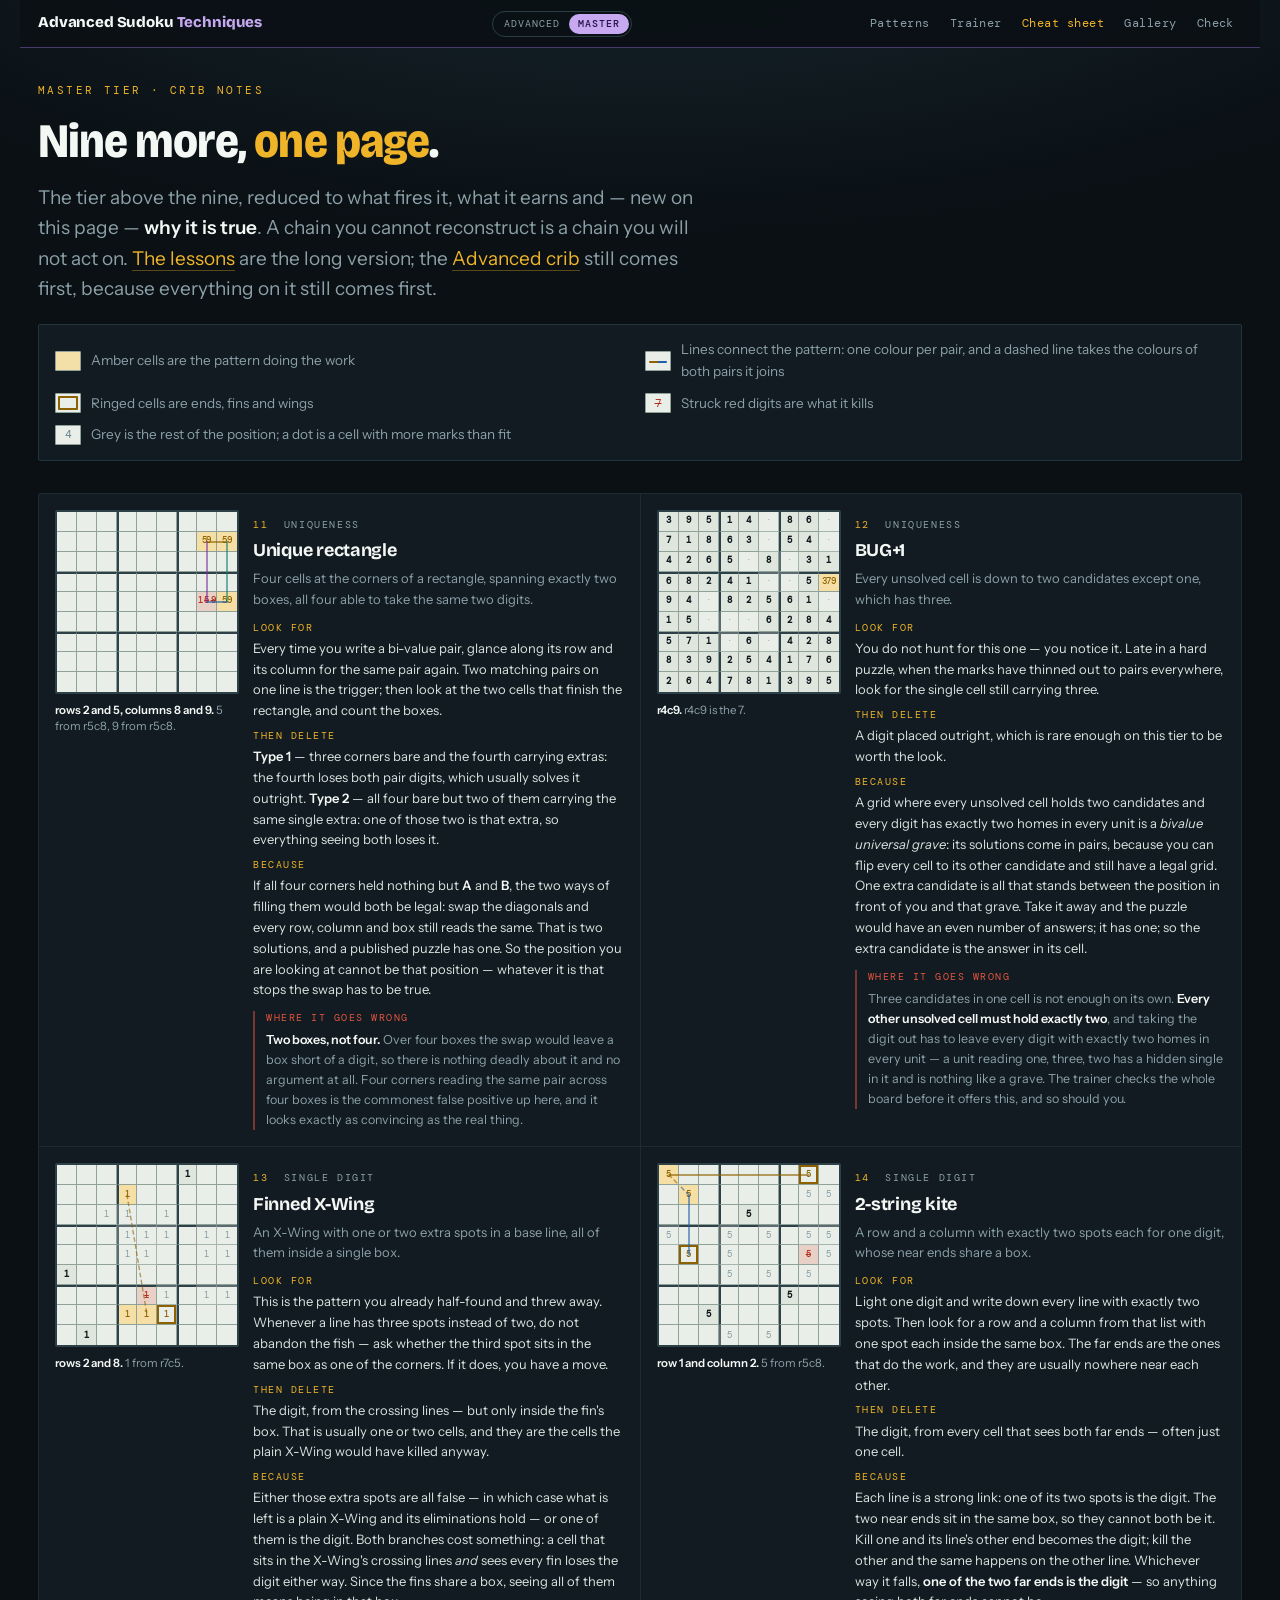
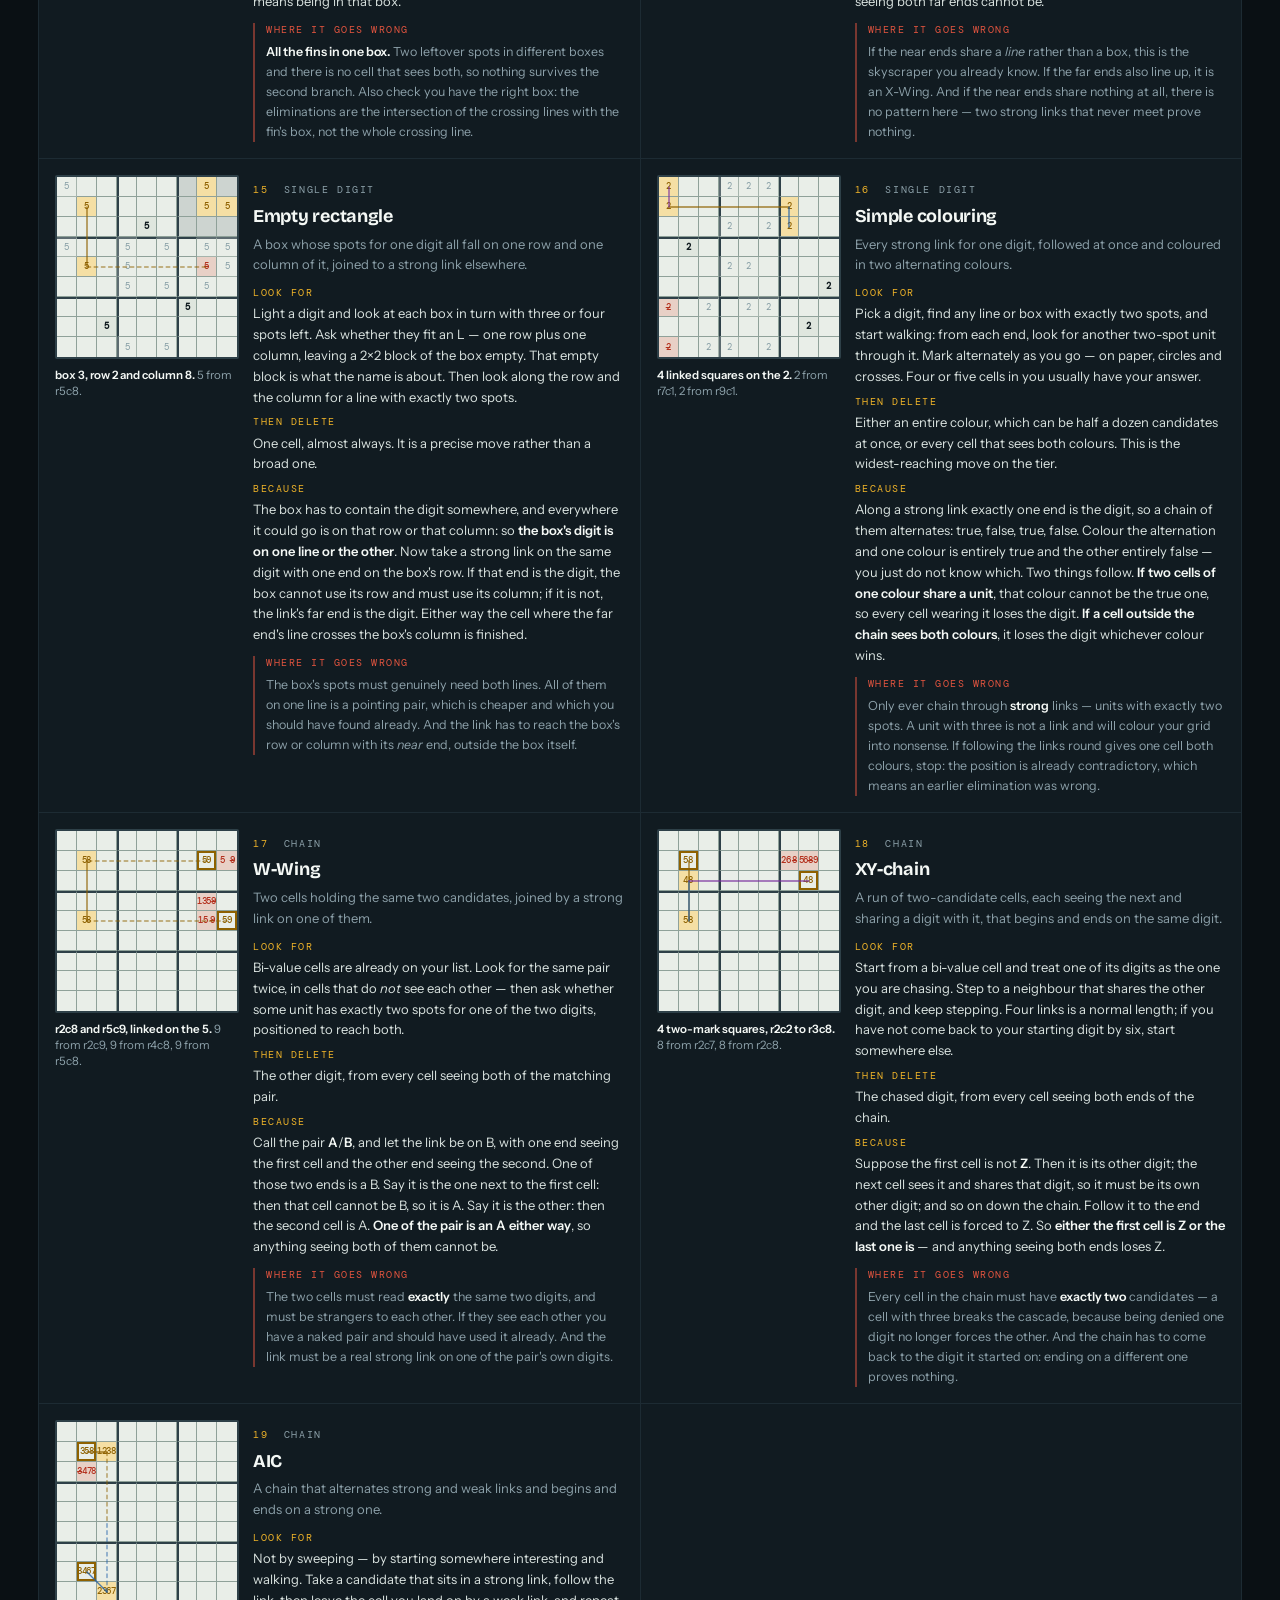
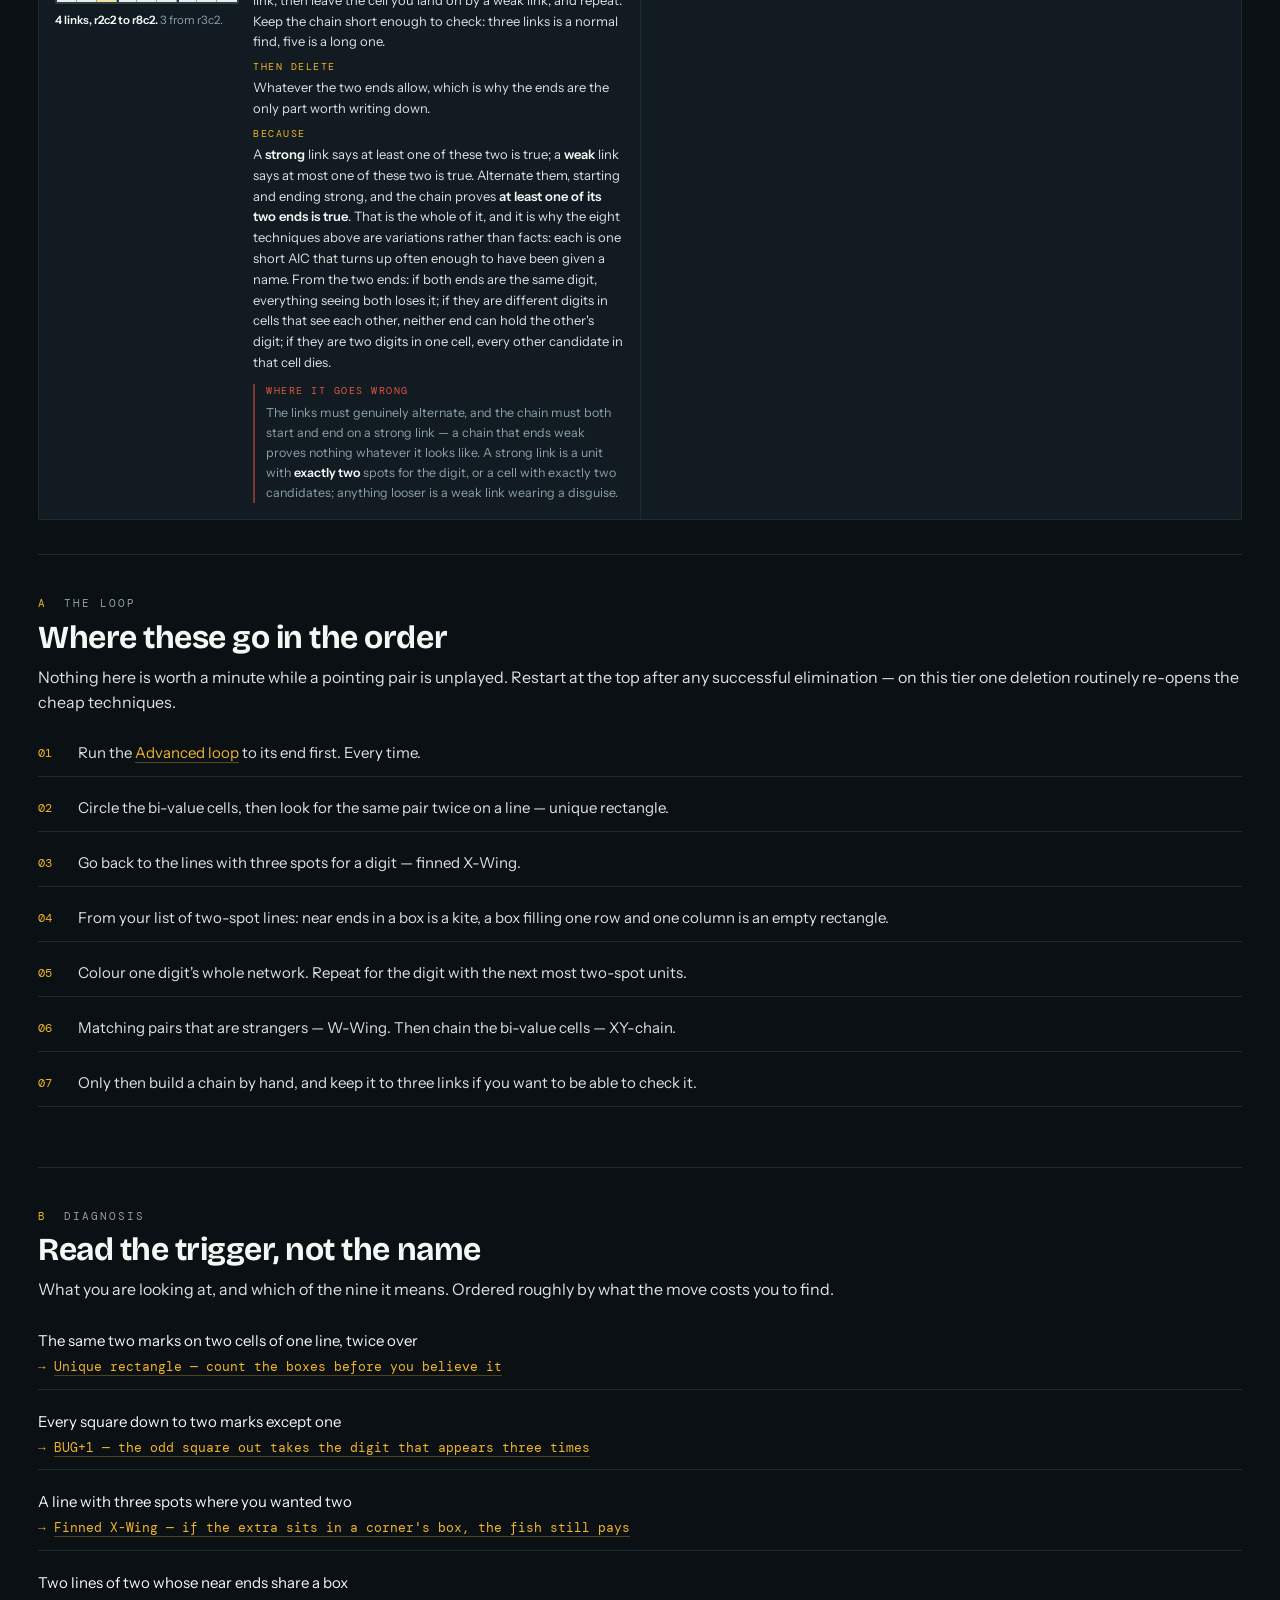
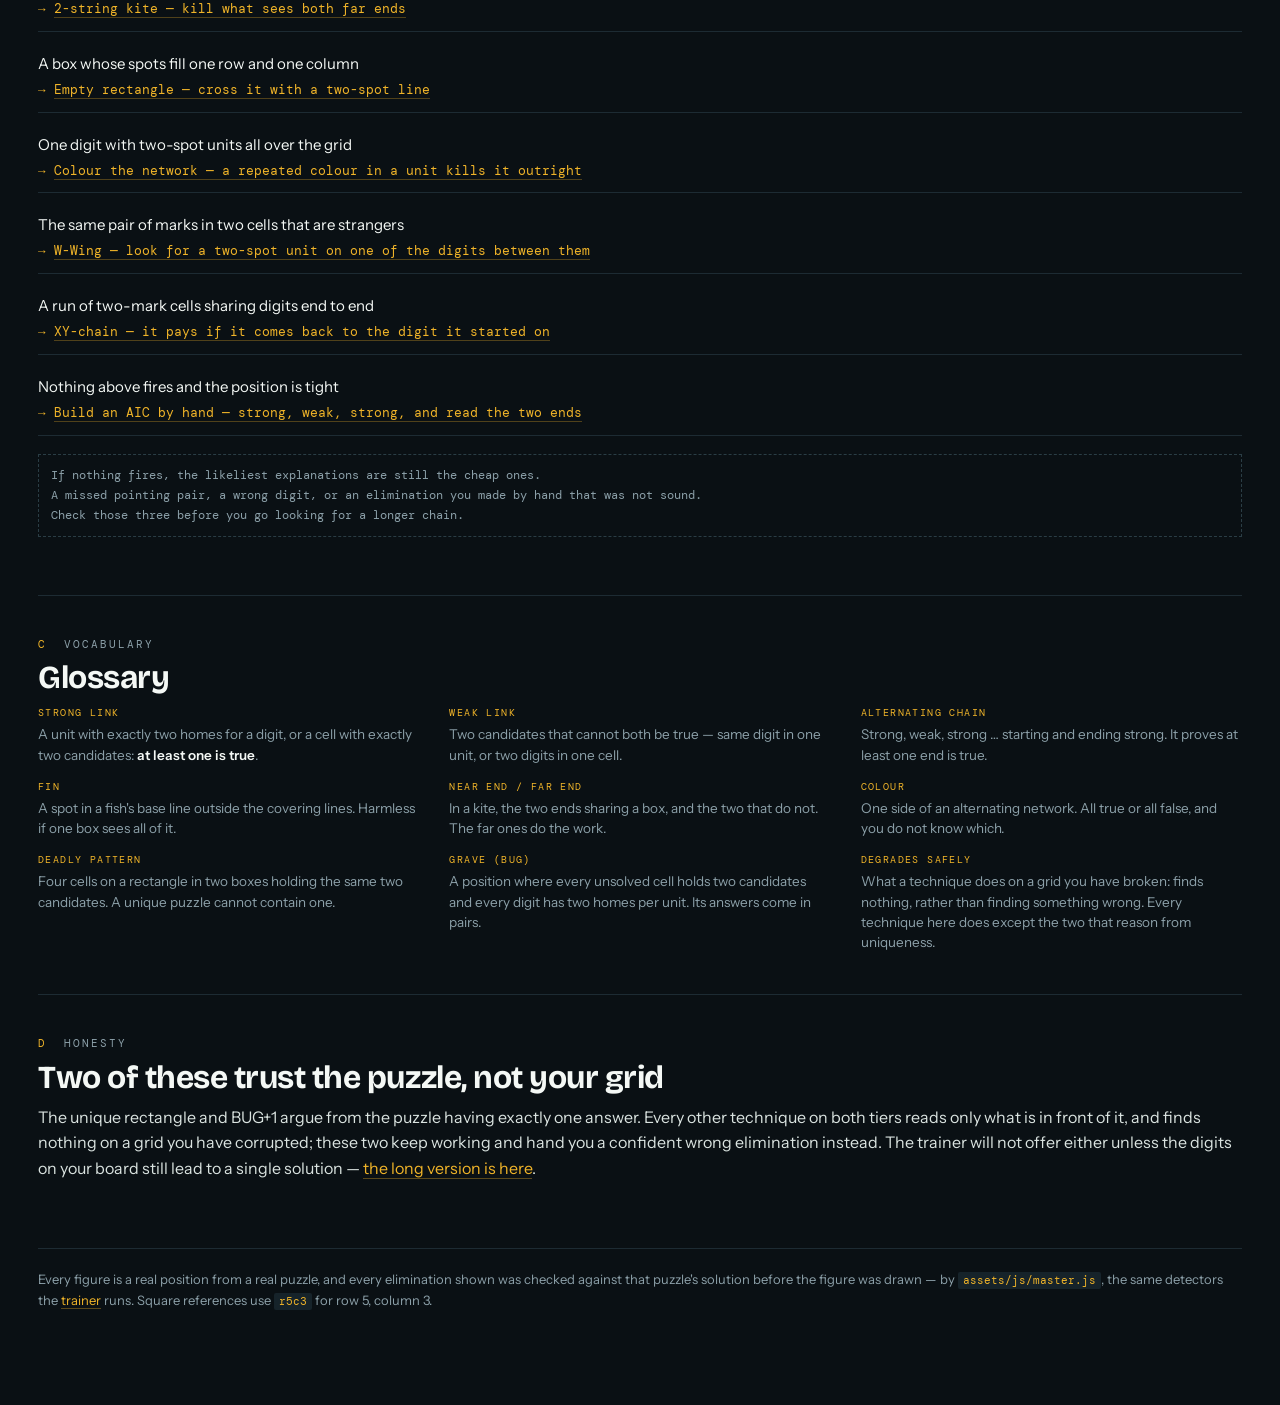
<file: master-cheatsheet.html>
<!DOCTYPE html>
<html lang="en">
<head>
<meta charset="utf-8">
<meta name="viewport" content="width=device-width, initial-scale=1">
<title>Master cheat sheet — Advanced Sudoku Techniques</title>
<meta name="description" content="The master tier on one page: what fires each technique, what it lets you delete, why it is true, and where it goes wrong.">
<link rel="preconnect" href="https://fonts.googleapis.com">
<link rel="preconnect" href="https://fonts.gstatic.com" crossorigin>
<link href="https://fonts.googleapis.com/css2?family=Bricolage+Grotesque:opsz,wdth,wght@12..96,75..100,400;12..96,75..100,700;12..96,75..100,800&family=Instrument+Sans:wght@400;500;600&family=DM+Mono:wght@400;500&display=swap" rel="stylesheet">
<link rel="manifest" href="manifest.webmanifest">
<meta name="theme-color" content="#0A1014">
<link rel="icon" href="assets/icons/icon.svg" type="image/svg+xml">
<link rel="icon" href="assets/icons/favicon-32.png" sizes="32x32" type="image/png">
<link rel="apple-touch-icon" href="assets/icons/apple-touch-icon.png">
<meta name="mobile-web-app-capable" content="yes">
<meta name="apple-mobile-web-app-capable" content="yes">
<meta name="apple-mobile-web-app-status-bar-style" content="black">
<meta name="apple-mobile-web-app-title" content="AST">
<link rel="stylesheet" href="assets/css/site.css">
</head>
<body data-page="cheatsheet" data-tier="master">
<div class="crib">

  <div class="sitebar">
    <span class="mark"><span class="mark-long">Advanced Sudoku <em>Techniques</em></span><span class="mark-short">AST</span></span>
    <nav>
      <a data-page="patterns" href="master.html">Patterns</a>
      <a data-page="trainer" href="trainer.html">Trainer</a>
      <a data-page="cheatsheet" aria-current="page" href="master-cheatsheet.html">Cheat sheet</a>
      <a data-page="gallery" href="master-gallery.html">Gallery</a>
      <a data-page="check" href="check.html">Check</a>
    </nav>
  </div>

  <header class="cribhead">
    <p class="kicker">Master tier · crib notes</p>
    <h1>Nine more, <em>one page</em>.</h1>
    <p class="lede">The tier above the nine, reduced to what fires it, what it earns and — new on this page — <b>why it is true</b>. A chain you cannot reconstruct is a chain you will not act on. <a href="master.html">The lessons</a> are the long version; the <a href="cheatsheet.html">Advanced crib</a> still comes first, because everything on it still comes first.</p>
    <div class="legend cribleg">
      <p><span class="swatch b"></span> Amber cells are the pattern doing the work</p>
      <p><span class="swatch l"></span> Lines connect the pattern: one colour per pair, and a dashed line takes the colours of both pairs it joins</p>
      <p><span class="swatch p"></span> Ringed cells are ends, fins and wings</p>
      <p><span class="swatch k"></span> Struck red digits are what it kills</p>
      <p><span class="swatch n"></span> Grey is the rest of the position; a dot is a cell with more marks than fit</p>
    </div>
  </header>

  <div class="cards">
  <article class="card mcard" id="unique-rectangle">
    <div class="cardhead">
      <span class="eyebrow"><i>11</i> Uniqueness</span>
      <h2><a href="master.html#unique-rectangle">Unique rectangle</a></h2>
    </div>
    <div class="cardfig"><div class="miniwrap"><div class="mini" role="img" aria-label="four corners"><i class=""></i><i class=""></i><i class=""></i><i class="bl"></i><i class=""></i><i class=""></i><i class="bl"></i><i class=""></i><i class=""></i><i class=""></i><i class=""></i><i class=""></i><i class="bl"></i><i class=""></i><i class=""></i><i class="bl"></i><i class="b">59</i><i class="b">59</i><i class=""></i><i class=""></i><i class=""></i><i class="bl"></i><i class=""></i><i class=""></i><i class="bl"></i><i class=""></i><i class=""></i><i class="bt"></i><i class="bt"></i><i class="bt"></i><i class="bl bt"></i><i class="bt"></i><i class="bt"></i><i class="bl bt"></i><i class="bt"></i><i class="bt"></i><i class=""></i><i class=""></i><i class=""></i><i class="bl"></i><i class=""></i><i class=""></i><i class="bl"></i><i class="xk">1<s>5</s><s>9</s></i><i class="b">59</i><i class=""></i><i class=""></i><i class=""></i><i class="bl"></i><i class=""></i><i class=""></i><i class="bl"></i><i class=""></i><i class=""></i><i class="bt"></i><i class="bt"></i><i class="bt"></i><i class="bl bt"></i><i class="bt"></i><i class="bt"></i><i class="bl bt"></i><i class="bt"></i><i class="bt"></i><i class=""></i><i class=""></i><i class=""></i><i class="bl"></i><i class=""></i><i class=""></i><i class="bl"></i><i class=""></i><i class=""></i><i class=""></i><i class=""></i><i class=""></i><i class="bl"></i><i class=""></i><i class=""></i><i class="bl"></i><i class=""></i><i class=""></i></div><svg class="geo3" viewBox="0 0 9 9" preserveAspectRatio="none" aria-hidden="true"><line class="lead c0" x1="7.50" y1="1.50" x2="8.50" y2="1.50"/><line class="lead c1" x1="7.50" y1="4.50" x2="8.50" y2="4.50"/><line class="lead c2" x1="7.50" y1="1.50" x2="7.50" y2="4.50"/><line class="lead c3" x1="8.50" y1="1.50" x2="8.50" y2="4.50"/></svg></div>
      <p class="figcap"><b>rows 2 and 5, columns 8 and 9.</b> 5 from r5c8, 9 from r5c8.</p>
    </div>
    <div class="cardbody">
      <p class="what">Four cells at the corners of a rectangle, spanning exactly two boxes, all four able to take the same two digits.</p>
      <dl class="kv">
        <dt>Look for</dt><dd>Every time you write a bi-value pair, glance along its row and its column for the
             same pair again. Two matching pairs on one line is the trigger; then look at the
             two cells that finish the rectangle, and count the boxes.</dd>
        <dt>Then delete</dt><dd><b>Type 1</b> &mdash; three corners bare and the fourth carrying extras: the fourth
             loses both pair digits, which usually solves it outright. <b>Type 2</b> &mdash; all
             four bare but two of them carrying the same single extra: one of those two is that
             extra, so everything seeing both loses it.</dd>
        <dt>Because</dt><dd>If all four corners held nothing but <b>A</b> and <b>B</b>, the two ways of filling
             them would both be legal: swap the diagonals and every row, column and box still
             reads the same. That is two solutions, and a published puzzle has one. So the
             position you are looking at cannot be that position &mdash; whatever it is that
             stops the swap has to be true.</dd>
      </dl>
      <p class="guard"><span>Where it goes wrong</span><b>Two boxes, not four.</b> Over four boxes the swap would leave a box short of a
             digit, so there is nothing deadly about it and no argument at all. Four corners
             reading the same pair across four boxes is the commonest false positive up here, and
             it looks exactly as convincing as the real thing.</p>
    </div>
  </article>
  <article class="card mcard" id="bug">
    <div class="cardhead">
      <span class="eyebrow"><i>12</i> Uniqueness</span>
      <h2><a href="master.html#bug">BUG+1</a></h2>
    </div>
    <div class="cardfig"><div class="miniwrap"><div class="mini" role="img" aria-label="one square with three marks"><i class="p">3</i><i class="p">9</i><i class="p">5</i><i class="bl p">1</i><i class="p">4</i><i class="d">·</i><i class="bl p">8</i><i class="p">6</i><i class="d">·</i><i class="p">7</i><i class="p">1</i><i class="p">8</i><i class="bl p">6</i><i class="p">3</i><i class="d">·</i><i class="bl p">5</i><i class="p">4</i><i class="d">·</i><i class="p">4</i><i class="p">2</i><i class="p">6</i><i class="bl p">5</i><i class="d">·</i><i class="p">8</i><i class="bl d">·</i><i class="p">3</i><i class="p">1</i><i class="bt p">6</i><i class="bt p">8</i><i class="bt p">2</i><i class="bl bt p">4</i><i class="bt p">1</i><i class="bt d">·</i><i class="bl bt d">·</i><i class="bt p">5</i><i class="bt b">379</i><i class="p">9</i><i class="p">4</i><i class="d">·</i><i class="bl p">8</i><i class="p">2</i><i class="p">5</i><i class="bl p">6</i><i class="p">1</i><i class="d">·</i><i class="p">1</i><i class="p">5</i><i class="d">·</i><i class="bl d">·</i><i class="d">·</i><i class="p">6</i><i class="bl p">2</i><i class="p">8</i><i class="p">4</i><i class="bt p">5</i><i class="bt p">7</i><i class="bt p">1</i><i class="bl bt d">·</i><i class="bt p">6</i><i class="bt d">·</i><i class="bl bt p">4</i><i class="bt p">2</i><i class="bt p">8</i><i class="p">8</i><i class="p">3</i><i class="p">9</i><i class="bl p">2</i><i class="p">5</i><i class="p">4</i><i class="bl p">1</i><i class="p">7</i><i class="p">6</i><i class="p">2</i><i class="p">6</i><i class="p">4</i><i class="bl p">7</i><i class="p">8</i><i class="p">1</i><i class="bl p">3</i><i class="p">9</i><i class="p">5</i></div></div>
      <p class="figcap"><b>r4c9.</b> r4c9 is the 7.</p>
    </div>
    <div class="cardbody">
      <p class="what">Every unsolved cell is down to two candidates except one, which has three.</p>
      <dl class="kv">
        <dt>Look for</dt><dd>You do not hunt for this one &mdash; you notice it. Late in a hard puzzle, when
             the marks have thinned out to pairs everywhere, look for the single cell still
             carrying three.</dd>
        <dt>Then delete</dt><dd>A digit placed outright, which is rare enough on this tier to be worth the look.</dd>
        <dt>Because</dt><dd>A grid where every unsolved cell holds two candidates and every digit has exactly
             two homes in every unit is a <i>bivalue universal grave</i>: its solutions come in
             pairs, because you can flip every cell to its other candidate and still have a legal
             grid. One extra candidate is all that stands between the position in front of you
             and that grave. Take it away and the puzzle would have an even number of answers;
             it has one; so the extra candidate is the answer in its cell.</dd>
      </dl>
      <p class="guard"><span>Where it goes wrong</span>Three candidates in one cell is not enough on its own. <b>Every other unsolved
             cell must hold exactly two</b>, and taking the digit out has to leave every digit
             with exactly two homes in every unit &mdash; a unit reading one, three, two has a
             hidden single in it and is nothing like a grave. The trainer checks the whole board
             before it offers this, and so should you.</p>
    </div>
  </article>
  <article class="card mcard" id="finned-fish">
    <div class="cardhead">
      <span class="eyebrow"><i>13</i> Single digit</span>
      <h2><a href="master.html#finned-fish">Finned X-Wing</a></h2>
    </div>
    <div class="cardfig"><div class="miniwrap"><div class="mini" role="img" aria-label="the 1s"><i class=""></i><i class=""></i><i class=""></i><i class="bl"></i><i class=""></i><i class=""></i><i class="bl p">1</i><i class=""></i><i class=""></i><i class=""></i><i class=""></i><i class=""></i><i class="bl b">1</i><i class=""></i><i class=""></i><i class="bl"></i><i class=""></i><i class=""></i><i class=""></i><i class=""></i><i class="d">1</i><i class="bl d">1</i><i class=""></i><i class="d">1</i><i class="bl"></i><i class=""></i><i class=""></i><i class="bt"></i><i class="bt"></i><i class="bt"></i><i class="bl bt d">1</i><i class="bt d">1</i><i class="bt d">1</i><i class="bl bt"></i><i class="bt d">1</i><i class="bt d">1</i><i class=""></i><i class=""></i><i class=""></i><i class="bl d">1</i><i class="d">1</i><i class=""></i><i class="bl"></i><i class="d">1</i><i class="d">1</i><i class="p">1</i><i class=""></i><i class=""></i><i class="bl"></i><i class=""></i><i class=""></i><i class="bl"></i><i class=""></i><i class=""></i><i class="bt"></i><i class="bt"></i><i class="bt"></i><i class="bl bt"></i><i class="bt x">1</i><i class="bt d">1</i><i class="bl bt"></i><i class="bt d">1</i><i class="bt d">1</i><i class=""></i><i class=""></i><i class=""></i><i class="bl b">1</i><i class="b">1</i><i class="r">1</i><i class="bl"></i><i class=""></i><i class=""></i><i class=""></i><i class="p">1</i><i class=""></i><i class="bl"></i><i class=""></i><i class=""></i><i class="bl"></i><i class=""></i><i class=""></i></div><svg class="geo3" viewBox="0 0 9 9" preserveAspectRatio="none" aria-hidden="true"><line class="cross c0" x1="3.50" y1="1.50" x2="4.50" y2="7.50"/></svg></div>
      <p class="figcap"><b>rows 2 and 8.</b> 1 from r7c5.</p>
    </div>
    <div class="cardbody">
      <p class="what">An X-Wing with one or two extra spots in a base line, all of them inside a single box.</p>
      <dl class="kv">
        <dt>Look for</dt><dd>This is the pattern you already half-found and threw away. Whenever a line has
             three spots instead of two, do not abandon the fish &mdash; ask whether the third
             spot sits in the same box as one of the corners. If it does, you have a move.</dd>
        <dt>Then delete</dt><dd>The digit, from the crossing lines &mdash; but only inside the fin's box. That is
             usually one or two cells, and they are the cells the plain X-Wing would have killed
             anyway.</dd>
        <dt>Because</dt><dd>Either those extra spots are all false &mdash; in which case what is left is a
             plain X-Wing and its eliminations hold &mdash; or one of them is the digit. Both
             branches cost something: a cell that sits in the X-Wing's crossing lines <i>and</i>
             sees every fin loses the digit either way. Since the fins share a box, seeing all of
             them means being in that box.</dd>
      </dl>
      <p class="guard"><span>Where it goes wrong</span><b>All the fins in one box.</b> Two leftover spots in different boxes and there
             is no cell that sees both, so nothing survives the second branch. Also check you
             have the right box: the eliminations are the intersection of the crossing lines with
             the fin's box, not the whole crossing line.</p>
    </div>
  </article>
  <article class="card mcard" id="kite">
    <div class="cardhead">
      <span class="eyebrow"><i>14</i> Single digit</span>
      <h2><a href="master.html#kite">2-string kite</a></h2>
    </div>
    <div class="cardfig"><div class="miniwrap"><div class="mini" role="img" aria-label="the 5s"><i class="b">5</i><i class=""></i><i class=""></i><i class="bl"></i><i class=""></i><i class=""></i><i class="bl"></i><i class="r">5</i><i class=""></i><i class=""></i><i class="b">5</i><i class=""></i><i class="bl"></i><i class=""></i><i class=""></i><i class="bl"></i><i class="d">5</i><i class="d">5</i><i class=""></i><i class=""></i><i class=""></i><i class="bl"></i><i class="p">5</i><i class=""></i><i class="bl"></i><i class=""></i><i class=""></i><i class="bt d">5</i><i class="bt"></i><i class="bt"></i><i class="bl bt d">5</i><i class="bt"></i><i class="bt d">5</i><i class="bl bt"></i><i class="bt d">5</i><i class="bt d">5</i><i class=""></i><i class="r">5</i><i class=""></i><i class="bl d">5</i><i class=""></i><i class=""></i><i class="bl"></i><i class="x">5</i><i class="d">5</i><i class=""></i><i class=""></i><i class=""></i><i class="bl d">5</i><i class=""></i><i class="d">5</i><i class="bl"></i><i class="d">5</i><i class=""></i><i class="bt"></i><i class="bt"></i><i class="bt"></i><i class="bl bt"></i><i class="bt"></i><i class="bt"></i><i class="bl bt p">5</i><i class="bt"></i><i class="bt"></i><i class=""></i><i class=""></i><i class="p">5</i><i class="bl"></i><i class=""></i><i class=""></i><i class="bl"></i><i class=""></i><i class=""></i><i class=""></i><i class=""></i><i class=""></i><i class="bl d">5</i><i class=""></i><i class="d">5</i><i class="bl"></i><i class=""></i><i class=""></i></div><svg class="geo3" viewBox="0 0 9 9" preserveAspectRatio="none" aria-hidden="true"><line class="lead c0" x1="7.50" y1="0.50" x2="0.50" y2="0.50"/><line class="lead c1" x1="1.50" y1="1.50" x2="1.50" y2="4.50"/><line class="cross c0" x1="0.50" y1="0.50" x2="1.00" y2="1.00"/><line class="cross c1" x1="1.50" y1="1.50" x2="1.00" y2="1.00"/></svg></div>
      <p class="figcap"><b>row 1 and column 2.</b> 5 from r5c8.</p>
    </div>
    <div class="cardbody">
      <p class="what">A row and a column with exactly two spots each for one digit, whose near ends share a box.</p>
      <dl class="kv">
        <dt>Look for</dt><dd>Light one digit and write down every line with exactly two spots. Then look for a
             row and a column from that list with one spot each inside the same box. The far ends
             are the ones that do the work, and they are usually nowhere near each other.</dd>
        <dt>Then delete</dt><dd>The digit, from every cell that sees both far ends &mdash; often just one cell.</dd>
        <dt>Because</dt><dd>Each line is a strong link: one of its two spots is the digit. The two near ends
             sit in the same box, so they cannot both be it. Kill one and its line's other end
             becomes the digit; kill the other and the same happens on the other line. Whichever
             way it falls, <b>one of the two far ends is the digit</b> &mdash; so anything seeing
             both far ends cannot be.</dd>
      </dl>
      <p class="guard"><span>Where it goes wrong</span>If the near ends share a <i>line</i> rather than a box, this is the skyscraper
             you already know. If the far ends also line up, it is an X-Wing. And if the near ends
             share nothing at all, there is no pattern here &mdash; two strong links that never
             meet prove nothing.</p>
    </div>
  </article>
  <article class="card mcard" id="empty-rectangle">
    <div class="cardhead">
      <span class="eyebrow"><i>15</i> Single digit</span>
      <h2><a href="master.html#empty-rectangle">Empty rectangle</a></h2>
    </div>
    <div class="cardfig"><div class="miniwrap"><div class="mini" role="img" aria-label="the 5s"><i class="d">5</i><i class=""></i><i class=""></i><i class="bl"></i><i class=""></i><i class=""></i><i class="bl tint"></i><i class="tint b">5</i><i class="tint"></i><i class=""></i><i class="b">5</i><i class=""></i><i class="bl"></i><i class=""></i><i class=""></i><i class="bl tint"></i><i class="tint b">5</i><i class="tint b">5</i><i class=""></i><i class=""></i><i class=""></i><i class="bl"></i><i class="p">5</i><i class=""></i><i class="bl tint"></i><i class="tint"></i><i class="tint"></i><i class="bt d">5</i><i class="bt"></i><i class="bt"></i><i class="bl bt d">5</i><i class="bt"></i><i class="bt d">5</i><i class="bl bt"></i><i class="bt d">5</i><i class="bt d">5</i><i class=""></i><i class="b">5</i><i class=""></i><i class="bl d">5</i><i class=""></i><i class=""></i><i class="bl"></i><i class="x">5</i><i class="d">5</i><i class=""></i><i class=""></i><i class=""></i><i class="bl d">5</i><i class=""></i><i class="d">5</i><i class="bl"></i><i class="d">5</i><i class=""></i><i class="bt"></i><i class="bt"></i><i class="bt"></i><i class="bl bt"></i><i class="bt"></i><i class="bt"></i><i class="bl bt p">5</i><i class="bt"></i><i class="bt"></i><i class=""></i><i class=""></i><i class="p">5</i><i class="bl"></i><i class=""></i><i class=""></i><i class="bl"></i><i class=""></i><i class=""></i><i class=""></i><i class=""></i><i class=""></i><i class="bl d">5</i><i class=""></i><i class="d">5</i><i class="bl"></i><i class=""></i><i class=""></i></div><svg class="geo3" viewBox="0 0 9 9" preserveAspectRatio="none" aria-hidden="true"><line class="lead c0" x1="1.50" y1="1.50" x2="1.50" y2="4.50"/><line class="cross c0" x1="1.50" y1="4.50" x2="7.50" y2="4.50"/></svg></div>
      <p class="figcap"><b>box 3, row 2 and column 8.</b> 5 from r5c8.</p>
    </div>
    <div class="cardbody">
      <p class="what">A box whose spots for one digit all fall on one row and one column of it, joined to a strong link elsewhere.</p>
      <dl class="kv">
        <dt>Look for</dt><dd>Light a digit and look at each box in turn with three or four spots left. Ask
             whether they fit an L &mdash; one row plus one column, leaving a 2&times;2 block of
             the box empty. That empty block is what the name is about. Then look along the row
             and the column for a line with exactly two spots.</dd>
        <dt>Then delete</dt><dd>One cell, almost always. It is a precise move rather than a broad one.</dd>
        <dt>Because</dt><dd>The box has to contain the digit somewhere, and everywhere it could go is on that
             row or that column: so <b>the box's digit is on one line or the other</b>. Now take
             a strong link on the same digit with one end on the box's row. If that end is the
             digit, the box cannot use its row and must use its column; if it is not, the link's
             far end is the digit. Either way the cell where the far end's line crosses the box's
             column is finished.</dd>
      </dl>
      <p class="guard"><span>Where it goes wrong</span>The box's spots must genuinely need both lines. All of them on one line is a
             pointing pair, which is cheaper and which you should have found already. And the
             link has to reach the box's row or column with its <i>near</i> end, outside the box
             itself.</p>
    </div>
  </article>
  <article class="card mcard" id="colouring">
    <div class="cardhead">
      <span class="eyebrow"><i>16</i> Single digit</span>
      <h2><a href="master.html#colouring">Simple colouring</a></h2>
    </div>
    <div class="cardfig"><div class="miniwrap"><div class="mini" role="img" aria-label="the 2s"><i class="b">2</i><i class=""></i><i class=""></i><i class="bl d">2</i><i class="d">2</i><i class="d">2</i><i class="bl"></i><i class=""></i><i class=""></i><i class="b">2</i><i class=""></i><i class=""></i><i class="bl"></i><i class=""></i><i class=""></i><i class="bl b">2</i><i class=""></i><i class=""></i><i class=""></i><i class=""></i><i class=""></i><i class="bl d">2</i><i class=""></i><i class="d">2</i><i class="bl b">2</i><i class=""></i><i class=""></i><i class="bt"></i><i class="bt p">2</i><i class="bt"></i><i class="bl bt"></i><i class="bt"></i><i class="bt"></i><i class="bl bt"></i><i class="bt"></i><i class="bt"></i><i class=""></i><i class=""></i><i class=""></i><i class="bl d">2</i><i class="d">2</i><i class=""></i><i class="bl"></i><i class=""></i><i class=""></i><i class=""></i><i class=""></i><i class=""></i><i class="bl"></i><i class=""></i><i class=""></i><i class="bl"></i><i class=""></i><i class="p">2</i><i class="bt x">2</i><i class="bt"></i><i class="bt d">2</i><i class="bl bt"></i><i class="bt d">2</i><i class="bt d">2</i><i class="bl bt"></i><i class="bt"></i><i class="bt"></i><i class=""></i><i class=""></i><i class=""></i><i class="bl"></i><i class=""></i><i class=""></i><i class="bl"></i><i class="p">2</i><i class=""></i><i class="x">2</i><i class=""></i><i class="d">2</i><i class="bl d">2</i><i class=""></i><i class="d">2</i><i class="bl"></i><i class=""></i><i class=""></i></div><svg class="geo3" viewBox="0 0 9 9" preserveAspectRatio="none" aria-hidden="true"><line class="lead c0" x1="0.50" y1="1.50" x2="6.50" y2="1.50"/><line class="lead c1" x1="6.50" y1="1.50" x2="6.50" y2="2.50"/><line class="lead c2" x1="0.50" y1="0.50" x2="0.50" y2="1.50"/></svg></div>
      <p class="figcap"><b>4 linked squares on the 2.</b> 2 from r7c1, 2 from r9c1.</p>
    </div>
    <div class="cardbody">
      <p class="what">Every strong link for one digit, followed at once and coloured in two alternating colours.</p>
      <dl class="kv">
        <dt>Look for</dt><dd>Pick a digit, find any line or box with exactly two spots, and start walking:
             from each end, look for another two-spot unit through it. Mark alternately as you
             go &mdash; on paper, circles and crosses. Four or five cells in you usually have
             your answer.</dd>
        <dt>Then delete</dt><dd>Either an entire colour, which can be half a dozen candidates at once, or every
             cell that sees both colours. This is the widest-reaching move on the tier.</dd>
        <dt>Because</dt><dd>Along a strong link exactly one end is the digit, so a chain of them alternates:
             true, false, true, false. Colour the alternation and one colour is entirely true and
             the other entirely false &mdash; you just do not know which. Two things follow.
             <b>If two cells of one colour share a unit</b>, that colour cannot be the true one,
             so every cell wearing it loses the digit. <b>If a cell outside the chain sees both
             colours</b>, it loses the digit whichever colour wins.</dd>
      </dl>
      <p class="guard"><span>Where it goes wrong</span>Only ever chain through <b>strong</b> links &mdash; units with exactly two spots.
             A unit with three is not a link and will colour your grid into nonsense. If following
             the links round gives one cell both colours, stop: the position is already
             contradictory, which means an earlier elimination was wrong.</p>
    </div>
  </article>
  <article class="card mcard" id="w-wing">
    <div class="cardhead">
      <span class="eyebrow"><i>17</i> Chain</span>
      <h2><a href="master.html#w-wing">W-Wing</a></h2>
    </div>
    <div class="cardfig"><div class="miniwrap"><div class="mini" role="img" aria-label="4 squares and their marks"><i class=""></i><i class=""></i><i class=""></i><i class="bl"></i><i class=""></i><i class=""></i><i class="bl"></i><i class=""></i><i class=""></i><i class=""></i><i class="b">58</i><i class=""></i><i class="bl"></i><i class=""></i><i class=""></i><i class="bl"></i><i class="r">59</i><i class="xk">5<s>9</s></i><i class=""></i><i class=""></i><i class=""></i><i class="bl"></i><i class=""></i><i class=""></i><i class="bl"></i><i class=""></i><i class=""></i><i class="bt"></i><i class="bt"></i><i class="bt"></i><i class="bl bt"></i><i class="bt"></i><i class="bt"></i><i class="bl bt"></i><i class="bt xk">135<s>9</s></i><i class="bt"></i><i class=""></i><i class="b">58</i><i class=""></i><i class="bl"></i><i class=""></i><i class=""></i><i class="bl"></i><i class="xk">15<s>9</s></i><i class="r">59</i><i class=""></i><i class=""></i><i class=""></i><i class="bl"></i><i class=""></i><i class=""></i><i class="bl"></i><i class=""></i><i class=""></i><i class="bt"></i><i class="bt"></i><i class="bt"></i><i class="bl bt"></i><i class="bt"></i><i class="bt"></i><i class="bl bt"></i><i class="bt"></i><i class="bt"></i><i class=""></i><i class=""></i><i class=""></i><i class="bl"></i><i class=""></i><i class=""></i><i class="bl"></i><i class=""></i><i class=""></i><i class=""></i><i class=""></i><i class=""></i><i class="bl"></i><i class=""></i><i class=""></i><i class="bl"></i><i class=""></i><i class=""></i></div><svg class="geo3" viewBox="0 0 9 9" preserveAspectRatio="none" aria-hidden="true"><line class="cross c0" x1="7.50" y1="1.50" x2="1.50" y2="1.50"/><line class="lead c0" x1="1.50" y1="1.50" x2="1.50" y2="4.50"/><line class="cross c0" x1="1.50" y1="4.50" x2="8.50" y2="4.50"/></svg></div>
      <p class="figcap"><b>r2c8 and r5c9, linked on the 5.</b> 9 from r2c9, 9 from r4c8, 9 from r5c8.</p>
    </div>
    <div class="cardbody">
      <p class="what">Two cells holding the same two candidates, joined by a strong link on one of them.</p>
      <dl class="kv">
        <dt>Look for</dt><dd>Bi-value cells are already on your list. Look for the same pair twice, in cells
             that do <i>not</i> see each other &mdash; then ask whether some unit has exactly two
             spots for one of the two digits, positioned to reach both.</dd>
        <dt>Then delete</dt><dd>The other digit, from every cell seeing both of the matching pair.</dd>
        <dt>Because</dt><dd>Call the pair <b>A</b>/<b>B</b>, and let the link be on B, with one end seeing the
             first cell and the other end seeing the second. One of those two ends is a B. Say it
             is the one next to the first cell: then that cell cannot be B, so it is A. Say it is
             the other: then the second cell is A. <b>One of the pair is an A either way</b>, so
             anything seeing both of them cannot be.</dd>
      </dl>
      <p class="guard"><span>Where it goes wrong</span>The two cells must read <b>exactly</b> the same two digits, and must be strangers
             to each other. If they see each other you have a naked pair and should have used it
             already. And the link must be a real strong link on one of the pair's own digits.</p>
    </div>
  </article>
  <article class="card mcard" id="xy-chain">
    <div class="cardhead">
      <span class="eyebrow"><i>18</i> Chain</span>
      <h2><a href="master.html#xy-chain">XY-chain</a></h2>
    </div>
    <div class="cardfig"><div class="miniwrap"><div class="mini" role="img" aria-label="4 squares and their marks"><i class=""></i><i class=""></i><i class=""></i><i class="bl"></i><i class=""></i><i class=""></i><i class="bl"></i><i class=""></i><i class=""></i><i class=""></i><i class="r">58</i><i class=""></i><i class="bl"></i><i class=""></i><i class=""></i><i class="bl xk">26<s>8</s></i><i class="xk">56<s>8</s>9</i><i class=""></i><i class=""></i><i class="b">48</i><i class=""></i><i class="bl"></i><i class=""></i><i class=""></i><i class="bl"></i><i class="r">48</i><i class=""></i><i class="bt"></i><i class="bt"></i><i class="bt"></i><i class="bl bt"></i><i class="bt"></i><i class="bt"></i><i class="bl bt"></i><i class="bt"></i><i class="bt"></i><i class=""></i><i class="b">58</i><i class=""></i><i class="bl"></i><i class=""></i><i class=""></i><i class="bl"></i><i class=""></i><i class=""></i><i class=""></i><i class=""></i><i class=""></i><i class="bl"></i><i class=""></i><i class=""></i><i class="bl"></i><i class=""></i><i class=""></i><i class="bt"></i><i class="bt"></i><i class="bt"></i><i class="bl bt"></i><i class="bt"></i><i class="bt"></i><i class="bl bt"></i><i class="bt"></i><i class="bt"></i><i class=""></i><i class=""></i><i class=""></i><i class="bl"></i><i class=""></i><i class=""></i><i class="bl"></i><i class=""></i><i class=""></i><i class=""></i><i class=""></i><i class=""></i><i class="bl"></i><i class=""></i><i class=""></i><i class="bl"></i><i class=""></i><i class=""></i></div><svg class="geo3" viewBox="0 0 9 9" preserveAspectRatio="none" aria-hidden="true"><line class="lead c0" x1="1.50" y1="1.50" x2="1.50" y2="4.50"/><line class="lead c1" x1="1.50" y1="4.50" x2="1.50" y2="2.50"/><line class="lead c2" x1="1.50" y1="2.50" x2="7.50" y2="2.50"/></svg></div>
      <p class="figcap"><b>4 two-mark squares, r2c2 to r3c8.</b> 8 from r2c7, 8 from r2c8.</p>
    </div>
    <div class="cardbody">
      <p class="what">A run of two-candidate cells, each seeing the next and sharing a digit with it, that begins and ends on the same digit.</p>
      <dl class="kv">
        <dt>Look for</dt><dd>Start from a bi-value cell and treat one of its digits as the one you are chasing.
             Step to a neighbour that shares the other digit, and keep stepping. Four links is a
             normal length; if you have not come back to your starting digit by six, start
             somewhere else.</dd>
        <dt>Then delete</dt><dd>The chased digit, from every cell seeing both ends of the chain.</dd>
        <dt>Because</dt><dd>Suppose the first cell is not <b>Z</b>. Then it is its other digit; the next cell
             sees it and shares that digit, so it must be its own other digit; and so on down the
             chain. Follow it to the end and the last cell is forced to Z. So <b>either the first
             cell is Z or the last one is</b> &mdash; and anything seeing both ends loses Z.</dd>
      </dl>
      <p class="guard"><span>Where it goes wrong</span>Every cell in the chain must have <b>exactly two</b> candidates &mdash; a cell
             with three breaks the cascade, because being denied one digit no longer forces the
             other. And the chain has to come back to the digit it started on: ending on a
             different one proves nothing.</p>
    </div>
  </article>
  <article class="card mcard" id="aic">
    <div class="cardhead">
      <span class="eyebrow"><i>19</i> Chain</span>
      <h2><a href="master.html#aic">AIC</a></h2>
    </div>
    <div class="cardfig"><div class="miniwrap"><div class="mini" role="img" aria-label="4 squares and their marks"><i class=""></i><i class=""></i><i class=""></i><i class="bl"></i><i class=""></i><i class=""></i><i class="bl"></i><i class=""></i><i class=""></i><i class=""></i><i class="r">358</i><i class="b">1238</i><i class="bl"></i><i class=""></i><i class=""></i><i class="bl"></i><i class=""></i><i class=""></i><i class=""></i><i class="xk"><s>3</s>478</i><i class=""></i><i class="bl"></i><i class=""></i><i class=""></i><i class="bl"></i><i class=""></i><i class=""></i><i class="bt"></i><i class="bt"></i><i class="bt"></i><i class="bl bt"></i><i class="bt"></i><i class="bt"></i><i class="bl bt"></i><i class="bt"></i><i class="bt"></i><i class=""></i><i class=""></i><i class=""></i><i class="bl"></i><i class=""></i><i class=""></i><i class="bl"></i><i class=""></i><i class=""></i><i class=""></i><i class=""></i><i class=""></i><i class="bl"></i><i class=""></i><i class=""></i><i class="bl"></i><i class=""></i><i class=""></i><i class="bt"></i><i class="bt"></i><i class="bt"></i><i class="bl bt"></i><i class="bt"></i><i class="bt"></i><i class="bl bt"></i><i class="bt"></i><i class="bt"></i><i class=""></i><i class="r">3467</i><i class=""></i><i class="bl"></i><i class=""></i><i class=""></i><i class="bl"></i><i class=""></i><i class=""></i><i class=""></i><i class=""></i><i class="b">2367</i><i class="bl"></i><i class=""></i><i class=""></i><i class="bl"></i><i class=""></i><i class=""></i></div><svg class="geo3" viewBox="0 0 9 9" preserveAspectRatio="none" aria-hidden="true"><line class="lead c0" x1="1.50" y1="1.50" x2="2.50" y2="1.50"/><line class="cross c0" x1="2.50" y1="1.50" x2="2.50" y2="5.00"/><line class="cross c1" x1="2.50" y1="8.50" x2="2.50" y2="5.00"/><line class="lead c1" x1="2.50" y1="8.50" x2="1.50" y2="7.50"/></svg></div>
      <p class="figcap"><b>4 links, r2c2 to r8c2.</b> 3 from r3c2.</p>
    </div>
    <div class="cardbody">
      <p class="what">A chain that alternates strong and weak links and begins and ends on a strong one.</p>
      <dl class="kv">
        <dt>Look for</dt><dd>Not by sweeping &mdash; by starting somewhere interesting and walking. Take a
             candidate that sits in a strong link, follow the link, then leave the cell you land
             on by a weak link, and repeat. Keep the chain short enough to check: three links is
             a normal find, five is a long one.</dd>
        <dt>Then delete</dt><dd>Whatever the two ends allow, which is why the ends are the only part worth writing down.</dd>
        <dt>Because</dt><dd>A <b>strong</b> link says at least one of these two is true; a <b>weak</b> link
             says at most one of these two is true. Alternate them, starting and ending strong,
             and the chain proves <b>at least one of its two ends is true</b>. That is the whole
             of it, and it is why the eight techniques above are variations rather than facts:
             each is one short AIC that turns up often enough to have been given a name. From the two ends: if both ends are the
             same digit, everything seeing both loses it; if they are different digits in cells
             that see each other, neither end can hold the other's digit; if they are two digits
             in one cell, every other candidate in that cell dies.</dd>
      </dl>
      <p class="guard"><span>Where it goes wrong</span>The links must genuinely alternate, and the chain must both start and end on a
             strong link &mdash; a chain that ends weak proves nothing whatever it looks like. A
             strong link is a unit with <b>exactly two</b> spots for the digit, or a cell with
             exactly two candidates; anything looser is a weak link wearing a disguise.</p>
    </div>
  </article>
  </div>

  <section class="block cribblock" id="loop">
    <span class="eyebrow"><i>A</i> The loop</span>
    <h2>Where these go in the order</h2>
    <p>Nothing here is worth a minute while a pointing pair is unplayed. Restart at the top after any successful elimination — on this tier one deletion routinely re-opens the cheap techniques.</p>
    <ol class="order"><li>Run the <a href="cheatsheet.html">Advanced loop</a> to its end first. Every time.</li><li>Circle the bi-value cells, then look for the same pair twice on a line &mdash; unique rectangle.</li><li>Go back to the lines with three spots for a digit &mdash; finned X-Wing.</li><li>From your list of two-spot lines: near ends in a box is a kite, a box filling one row and one column is an empty rectangle.</li><li>Colour one digit's whole network. Repeat for the digit with the next most two-spot units.</li><li>Matching pairs that are strangers &mdash; W-Wing. Then chain the bi-value cells &mdash; XY-chain.</li><li>Only then build a chain by hand, and keep it to three links if you want to be able to check it.</li></ol>
  </section>

  <section class="block cribblock" id="triggers">
    <span class="eyebrow"><i>B</i> Diagnosis</span>
    <h2>Read the trigger, not the name</h2>
    <p>What you are looking at, and which of the nine it means. Ordered roughly by what the move costs you to find.</p>
    <ol class="triage"><li><span class="see">The same two marks on two cells of one line, twice over</span><span class="try">&rarr; <a href="#unique-rectangle">Unique rectangle &mdash; count the boxes before you believe it</a></span></li><li><span class="see">Every square down to two marks except one</span><span class="try">&rarr; <a href="#bug">BUG+1 &mdash; the odd square out takes the digit that appears three times</a></span></li><li><span class="see">A line with three spots where you wanted two</span><span class="try">&rarr; <a href="#finned-fish">Finned X-Wing &mdash; if the extra sits in a corner's box, the fish still pays</a></span></li><li><span class="see">Two lines of two whose near ends share a box</span><span class="try">&rarr; <a href="#kite">2-string kite &mdash; kill what sees both far ends</a></span></li><li><span class="see">A box whose spots fill one row and one column</span><span class="try">&rarr; <a href="#empty-rectangle">Empty rectangle &mdash; cross it with a two-spot line</a></span></li><li><span class="see">One digit with two-spot units all over the grid</span><span class="try">&rarr; <a href="#colouring">Colour the network &mdash; a repeated colour in a unit kills it outright</a></span></li><li><span class="see">The same pair of marks in two cells that are strangers</span><span class="try">&rarr; <a href="#w-wing">W-Wing &mdash; look for a two-spot unit on one of the digits between them</a></span></li><li><span class="see">A run of two-mark cells sharing digits end to end</span><span class="try">&rarr; <a href="#xy-chain">XY-chain &mdash; it pays if it comes back to the digit it started on</a></span></li><li><span class="see">Nothing above fires and the position is tight</span><span class="try">&rarr; <a href="#aic">Build an AIC by hand &mdash; strong, weak, strong, and read the two ends</a></span></li></ol>
    <p class="hint">If nothing fires, the likeliest explanations are still the cheap ones.<br>A missed pointing pair, a wrong digit, or an elimination you made by hand that was not sound.<br>Check those three before you go looking for a longer chain.</p>
  </section>

  <section class="block cribblock" id="glossary">
    <span class="eyebrow"><i>C</i> Vocabulary</span>
    <h2>Glossary</h2>
    <dl class="gloss"><div><dt>Strong link</dt><dd>A unit with exactly two homes for a digit, or a cell with exactly two candidates: <b>at least one is true</b>.</dd></div><div><dt>Weak link</dt><dd>Two candidates that cannot both be true &mdash; same digit in one unit, or two digits in one cell.</dd></div><div><dt>Alternating chain</dt><dd>Strong, weak, strong &hellip; starting and ending strong. It proves at least one end is true.</dd></div><div><dt>Fin</dt><dd>A spot in a fish's base line outside the covering lines. Harmless if one box sees all of it.</dd></div><div><dt>Near end / far end</dt><dd>In a kite, the two ends sharing a box, and the two that do not. The far ones do the work.</dd></div><div><dt>Colour</dt><dd>One side of an alternating network. All true or all false, and you do not know which.</dd></div><div><dt>Deadly pattern</dt><dd>Four cells on a rectangle in two boxes holding the same two candidates. A unique puzzle cannot contain one.</dd></div><div><dt>Grave (BUG)</dt><dd>A position where every unsolved cell holds two candidates and every digit has two homes per unit. Its answers come in pairs.</dd></div><div><dt>Degrades safely</dt><dd>What a technique does on a grid you have broken: finds nothing, rather than finding something wrong. Every technique here does except the two that reason from uniqueness.</dd></div></dl>
  </section>

  <section class="block cribblock" id="warning">
    <span class="eyebrow"><i>D</i> Honesty</span>
    <h2>Two of these trust the puzzle, not your grid</h2>
    <p>The unique rectangle and BUG+1 argue from the puzzle having exactly one answer. Every other technique on both tiers reads only what is in front of it, and finds nothing on a grid you have corrupted; these two keep working and hand you a confident wrong elimination instead. The trainer will not offer either unless the digits on your board still lead to a single solution — <a href="master.html#uniqueness">the long version is here</a>.</p>
  </section>

  <footer>
    <p>Every figure is a real position from a real puzzle, and every elimination shown was checked against that puzzle's solution before the figure was drawn — by <code>assets/js/master.js</code>, the same detectors the <a href="trainer.html">trainer</a> runs. Square references use <code>r5c3</code> for row 5, column 3.</p>
  </footer>

</div>
<script src="assets/js/tier.js"></script>
<script src="assets/js/pwa.js" defer></script>
</body>
</html>
</file>
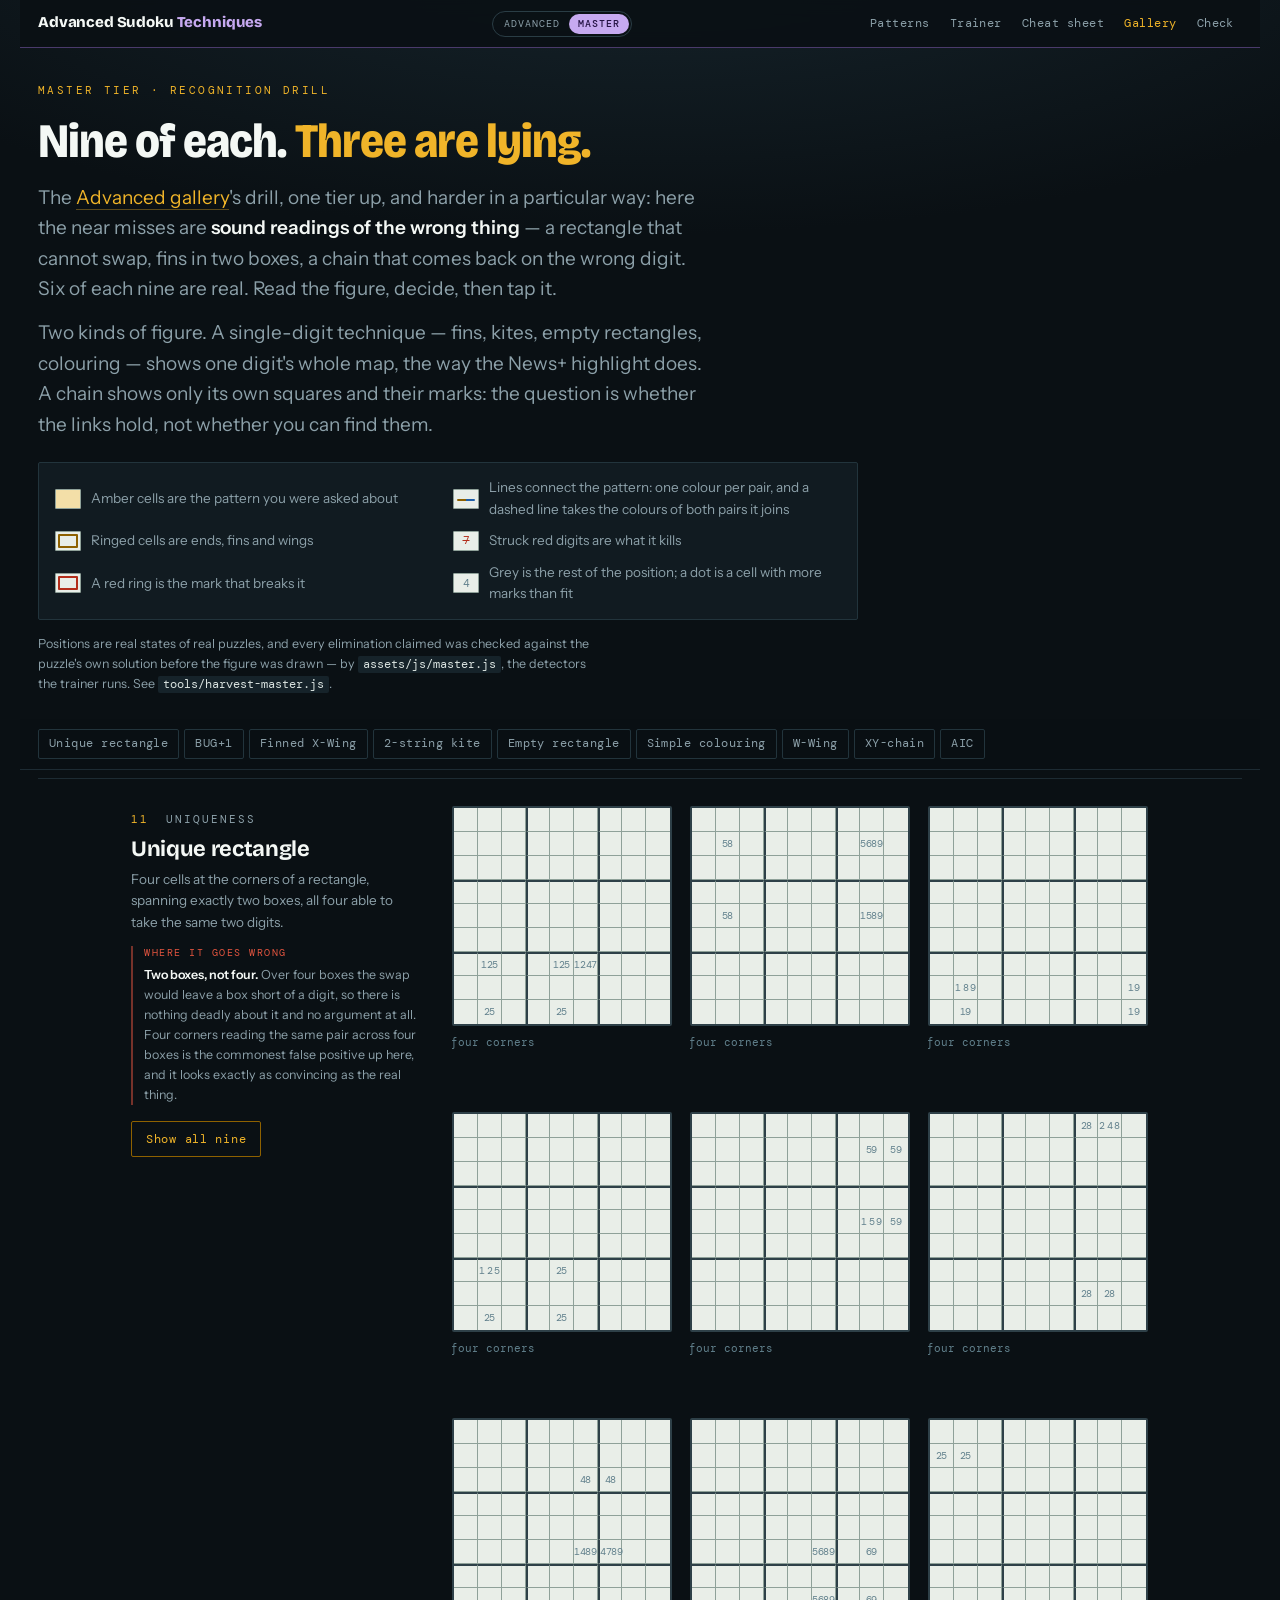
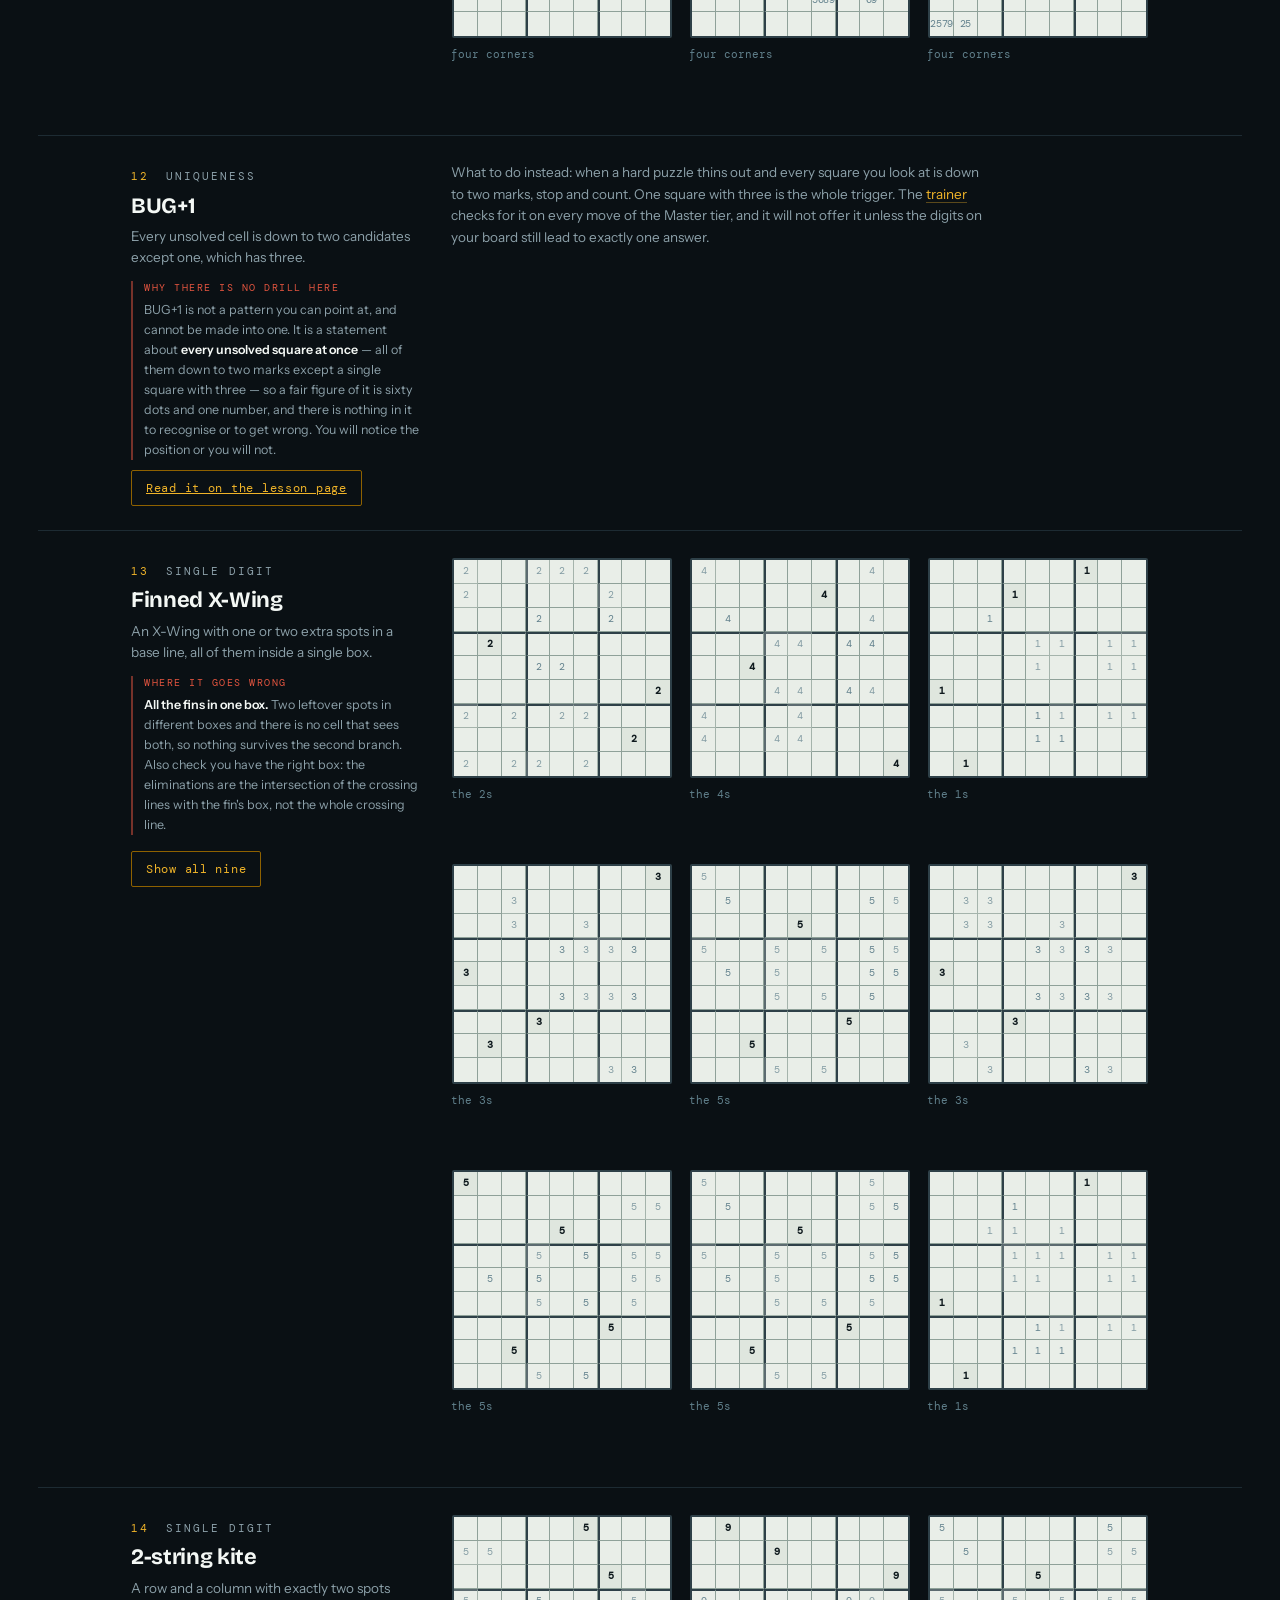
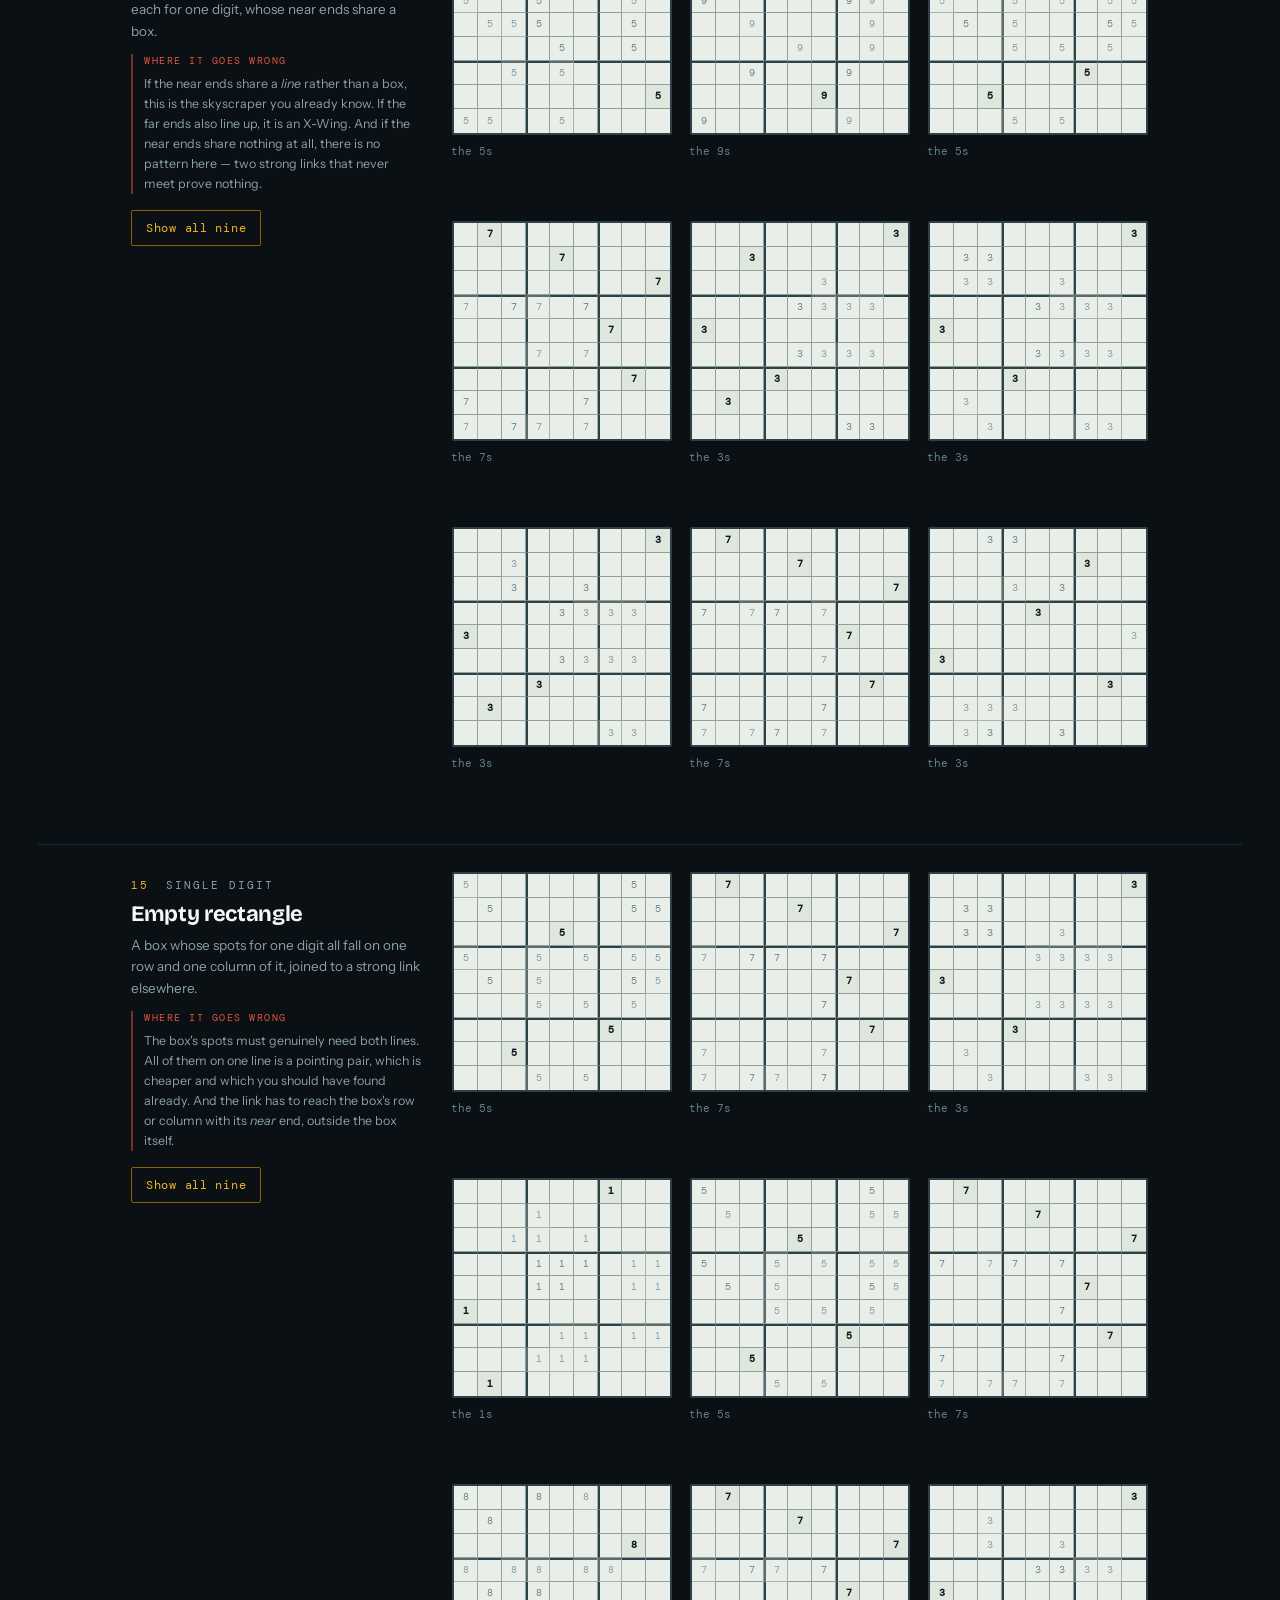
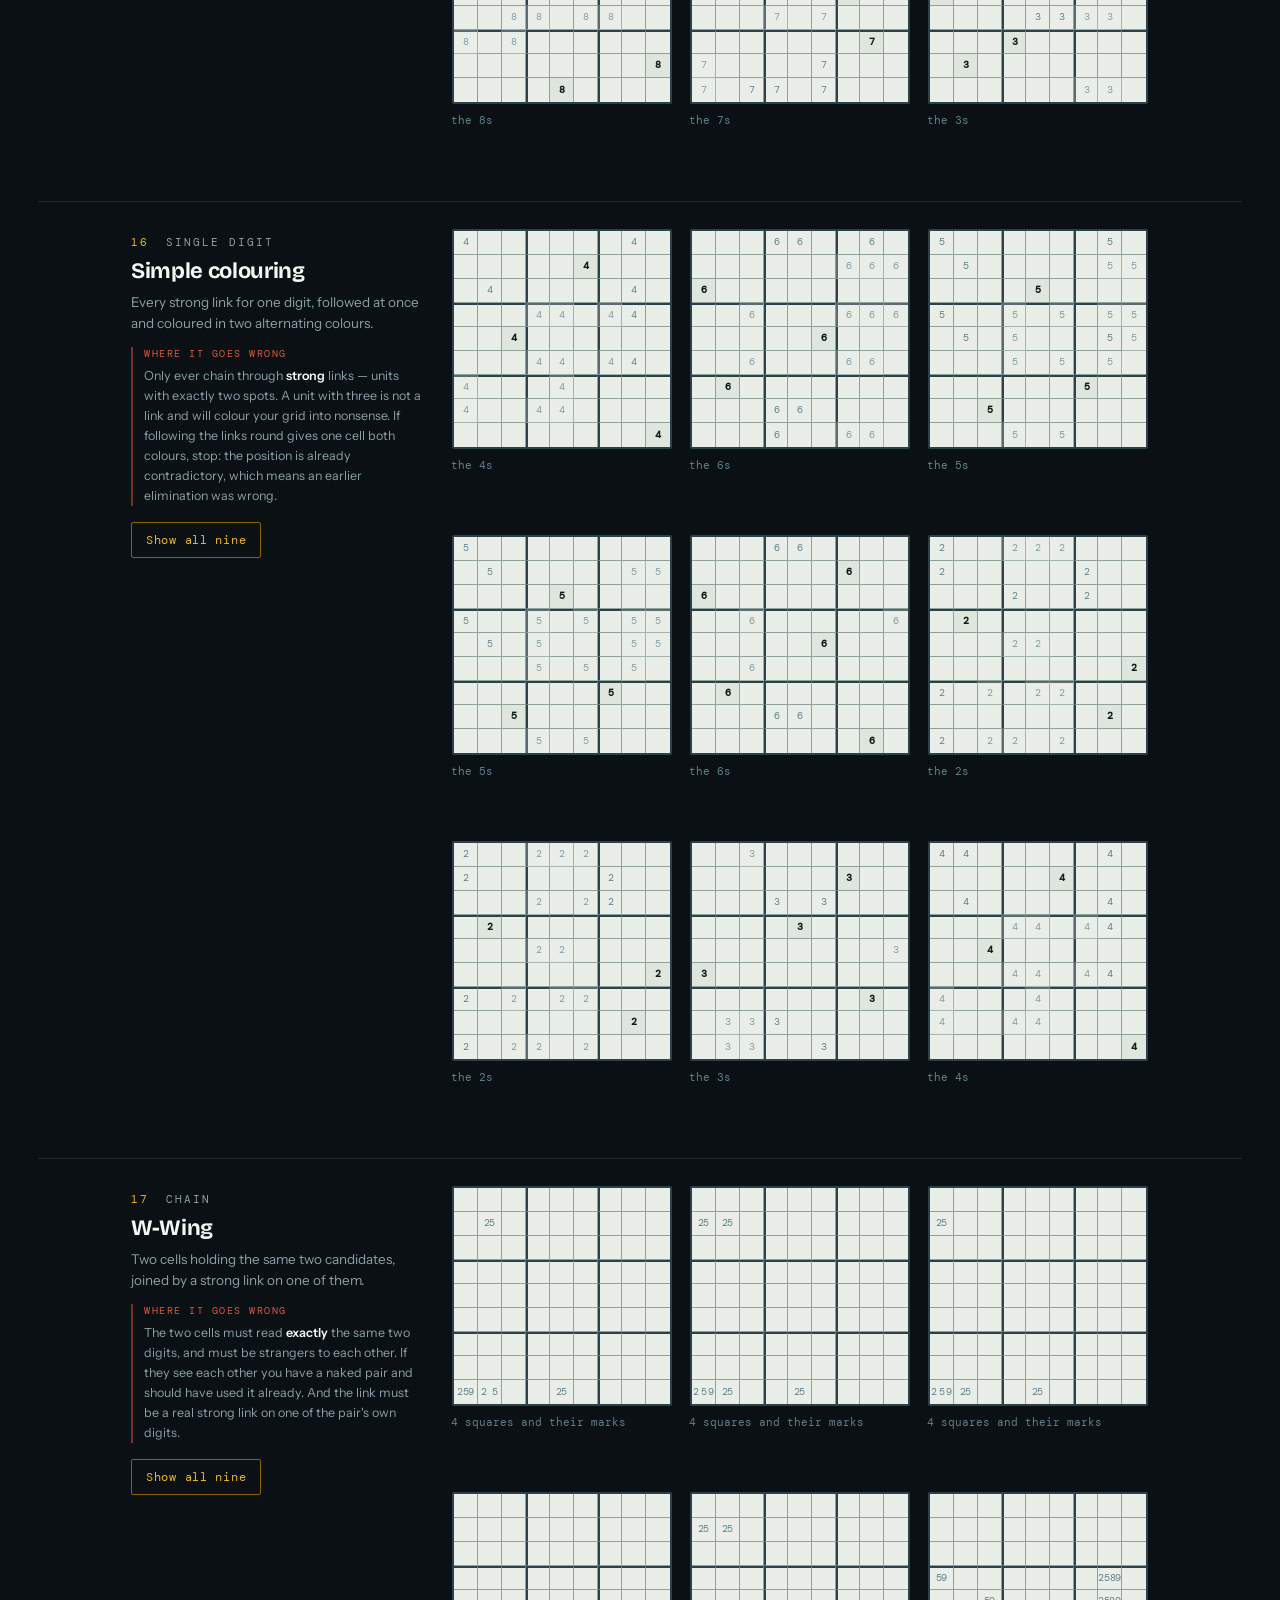
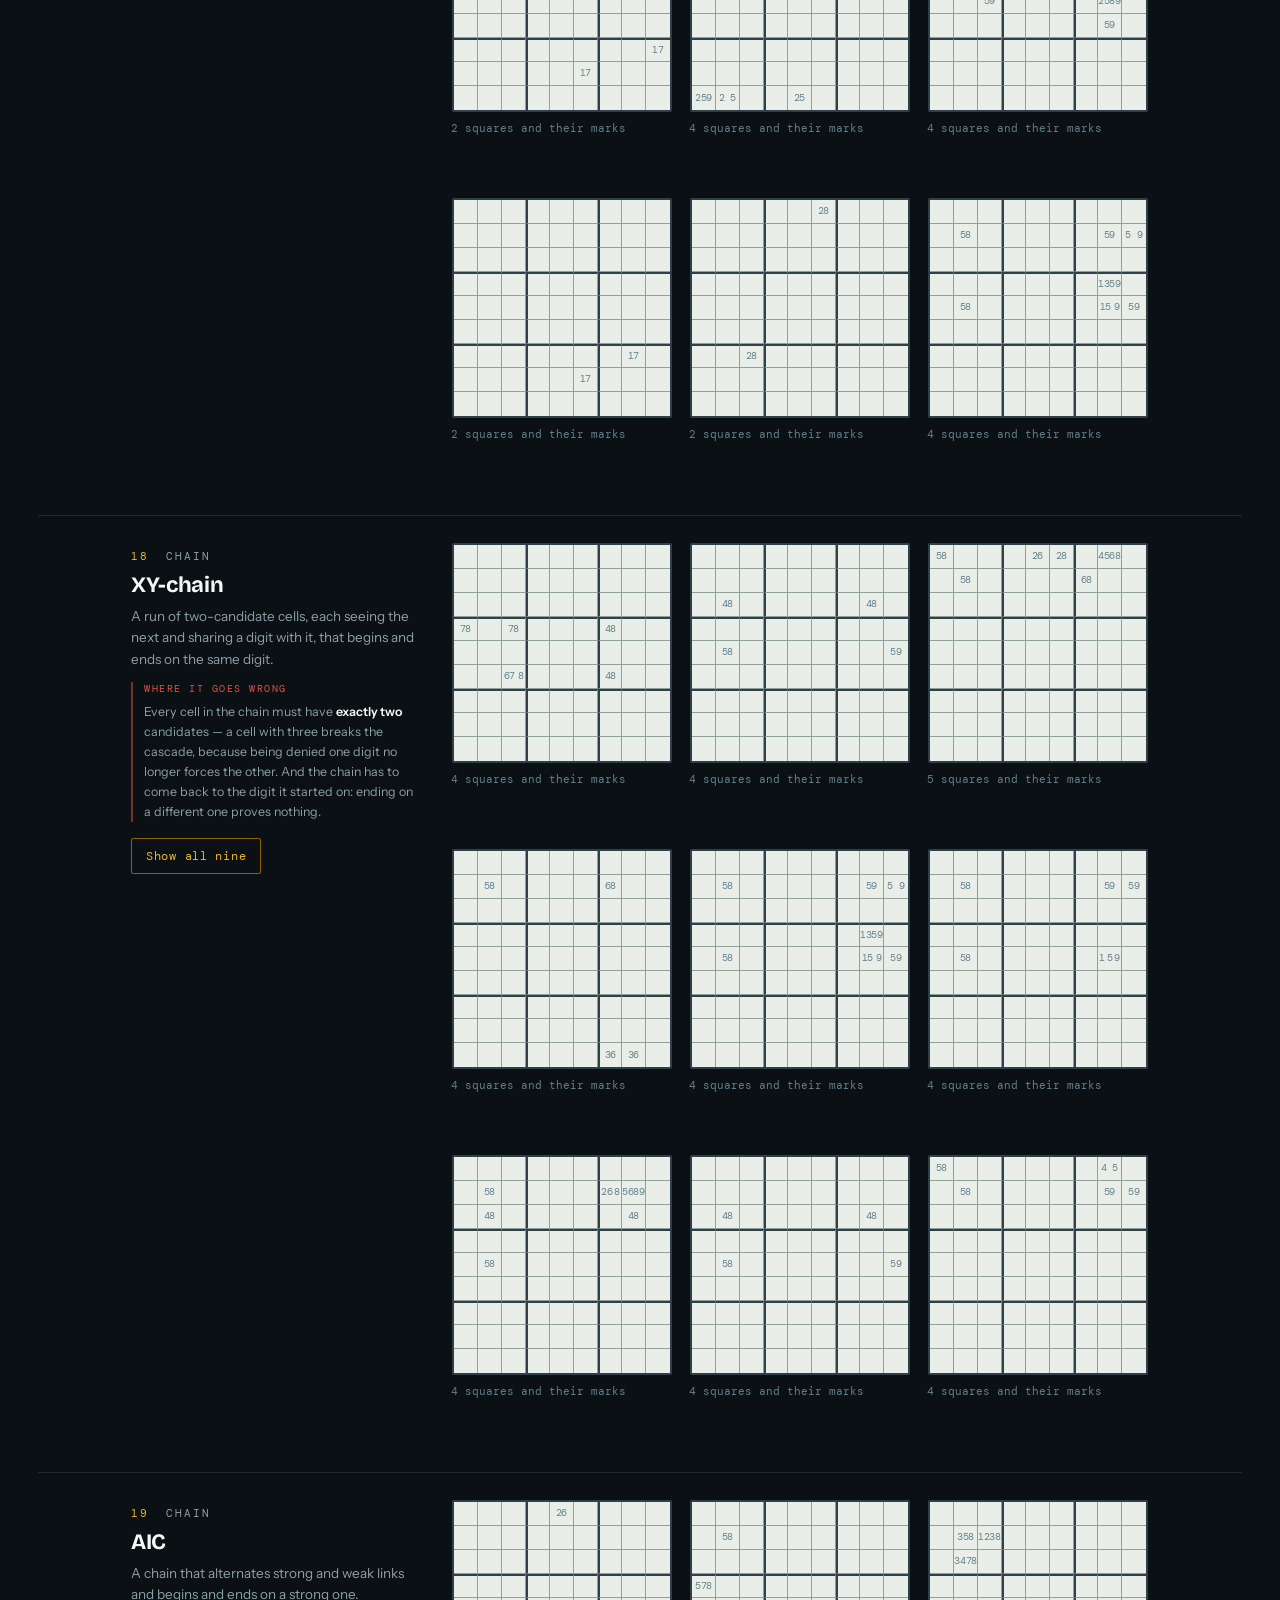
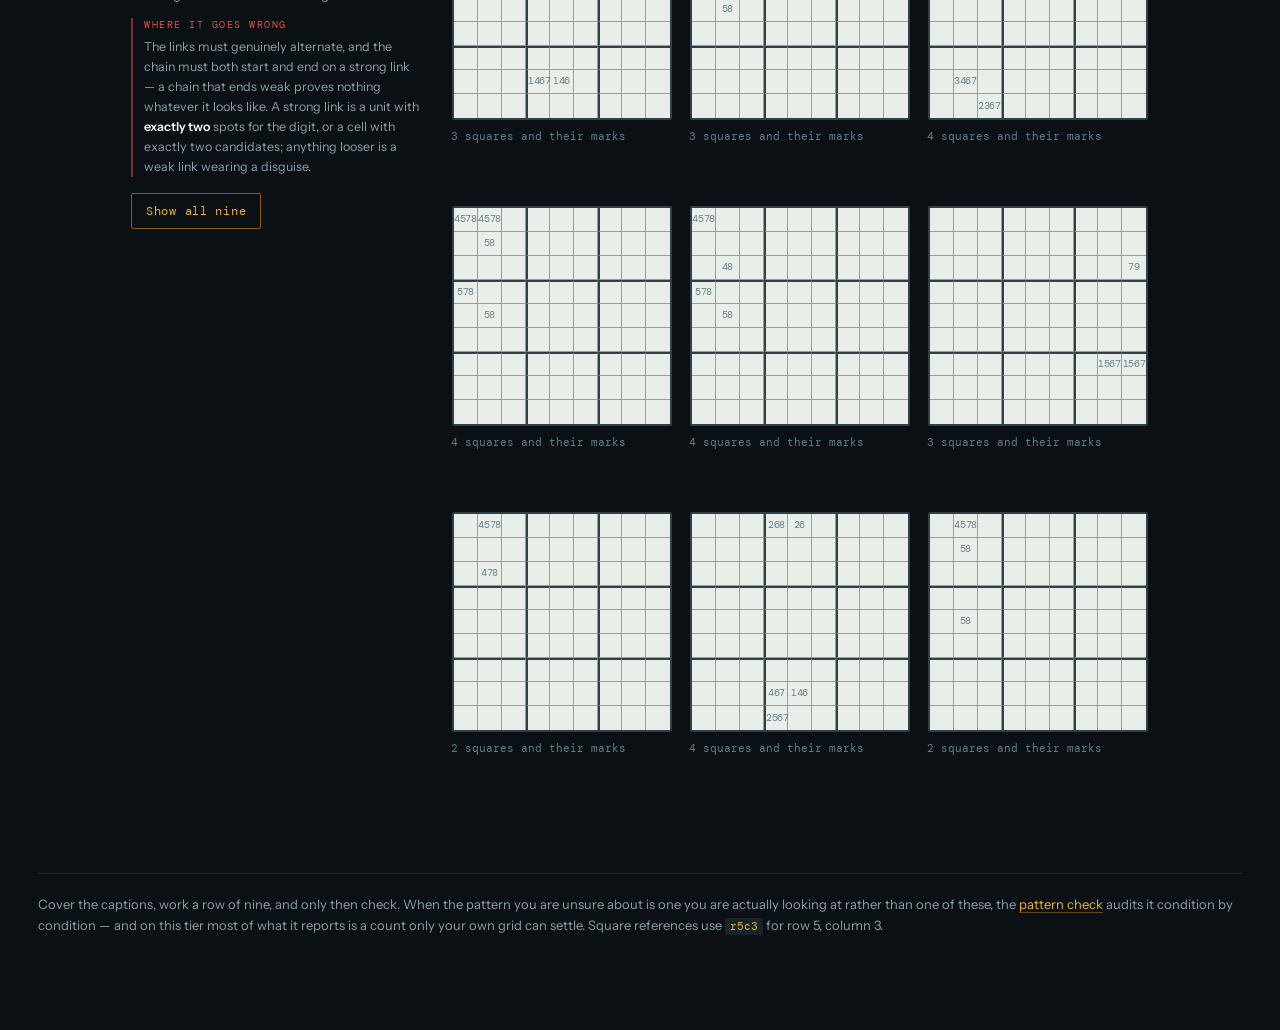
<file: master-gallery.html>
<!DOCTYPE html>
<html lang="en">
<head>
<meta charset="utf-8">
<meta name="viewport" content="width=device-width, initial-scale=1">
<title>Master gallery — Advanced Sudoku Techniques</title>
<meta name="description" content="Nine positions per master technique — six real, three near misses — with the answer hidden until you ask. Recognition practice for chains, fins, kites and colouring.">
<link rel="preconnect" href="https://fonts.googleapis.com">
<link rel="preconnect" href="https://fonts.gstatic.com" crossorigin>
<link href="https://fonts.googleapis.com/css2?family=Bricolage+Grotesque:opsz,wdth,wght@12..96,75..100,400;12..96,75..100,700;12..96,75..100,800&family=Instrument+Sans:wght@400;500;600&family=DM+Mono:wght@400;500&display=swap" rel="stylesheet">
<link rel="manifest" href="manifest.webmanifest">
<meta name="theme-color" content="#0A1014">
<link rel="icon" href="assets/icons/icon.svg" type="image/svg+xml">
<link rel="icon" href="assets/icons/favicon-32.png" sizes="32x32" type="image/png">
<link rel="apple-touch-icon" href="assets/icons/apple-touch-icon.png">
<meta name="mobile-web-app-capable" content="yes">
<meta name="apple-mobile-web-app-capable" content="yes">
<meta name="apple-mobile-web-app-status-bar-style" content="black">
<meta name="apple-mobile-web-app-title" content="AST">
<link rel="stylesheet" href="assets/css/site.css">
<noscript><style>.spot .warm{display:block}.spot .cold{display:none}.spotbtn{cursor:default}
.spot .mini i.b{background:#F5DFA4;color:var(--amber-ink)}
.spot .mini i.x{background:rgba(226,84,63,.20);color:var(--red-ink);text-decoration:line-through}
.spot .geo3{display:block}</style></noscript>
</head>
<body data-page="gallery" data-tier="master">
<div class="gal">

  <div class="sitebar">
    <span class="mark"><span class="mark-long">Advanced Sudoku <em>Techniques</em></span><span class="mark-short">AST</span></span>
    <nav>
      <a data-page="patterns" href="master.html">Patterns</a>
      <a data-page="trainer" href="trainer.html">Trainer</a>
      <a data-page="cheatsheet" href="master-cheatsheet.html">Cheat sheet</a>
      <a data-page="gallery" aria-current="page" href="master-gallery.html">Gallery</a>
      <a data-page="check" href="check.html">Check</a>
    </nav>
  </div>

  <header class="galhero">
    <p class="kicker">Master tier · recognition drill</p>
    <h1>Nine of each. <em>Three are lying.</em></h1>
    <p class="lede">The <a href="gallery.html">Advanced gallery</a>'s drill, one tier up, and harder in a particular way: here the near misses are <b>sound readings of the wrong thing</b> — a rectangle that cannot swap, fins in two boxes, a chain that comes back on the wrong digit. Six of each nine are real. Read the figure, decide, then tap it.</p>
    <p class="lede">Two kinds of figure. A single-digit technique — fins, kites, empty rectangles, colouring — shows one digit's whole map, the way the News+ highlight does. A chain shows only its own squares and their marks: the question is whether the links hold, not whether you can find them.</p>
    <div class="legend cribleg">
      <p><span class="swatch b"></span> Amber cells are the pattern you were asked about</p>
      <p><span class="swatch l"></span> Lines connect the pattern: one colour per pair, and a dashed line takes the colours of both pairs it joins</p>
      <p><span class="swatch p"></span> Ringed cells are ends, fins and wings</p>
      <p><span class="swatch k"></span> Struck red digits are what it kills</p>
      <p><span class="swatch f"></span> A red ring is the mark that breaks it</p>
      <p><span class="swatch n"></span> Grey is the rest of the position; a dot is a cell with more marks than fit</p>
    </div>
    <p class="galnote">Positions are real states of real puzzles, and every elimination claimed was checked against the puzzle's own solution before the figure was drawn — by <code>assets/js/master.js</code>, the detectors the trainer runs. See <code>tools/harvest-master.js</code>.</p>
  </header>

<nav aria-label="Techniques"><a href="#unique-rectangle">Unique rectangle</a><a href="#bug">BUG+1</a><a href="#finned-fish">Finned X-Wing</a><a href="#kite">2-string kite</a><a href="#empty-rectangle">Empty rectangle</a><a href="#colouring">Simple colouring</a><a href="#w-wing">W-Wing</a><a href="#xy-chain">XY-chain</a><a href="#aic">AIC</a></nav>

  <section class="galsec" id="unique-rectangle">
    <div class="galintro">
      <span class="eyebrow"><i>11</i> Uniqueness</span>
      <h2><a href="master.html#unique-rectangle">Unique rectangle</a></h2>
      <p class="what">Four cells at the corners of a rectangle, spanning exactly two boxes, all four able to take the same two digits.</p>
      <p class="guard"><span>Where it goes wrong</span><b>Two boxes, not four.</b> Over four boxes the swap would leave a box short of a
             digit, so there is nothing deadly about it and no argument at all. Four corners
             reading the same pair across four boxes is the commonest false positive up here, and
             it looks exactly as convincing as the real thing.</p>
      <button class="reveal galall" type="button">Show all nine</button>
    </div>
    <div class="spots"><figure class="spot" data-state="hidden"><button class="spotbtn" type="button" aria-expanded="false" aria-label="Show the answer for this position: four corners"><div class="miniwrap"><div class="mini" role="img" aria-label="four corners"><i class=""></i><i class=""></i><i class=""></i><i class="bl"></i><i class=""></i><i class=""></i><i class="bl"></i><i class=""></i><i class=""></i><i class=""></i><i class=""></i><i class=""></i><i class="bl"></i><i class=""></i><i class=""></i><i class="bl"></i><i class=""></i><i class=""></i><i class=""></i><i class=""></i><i class=""></i><i class="bl"></i><i class=""></i><i class=""></i><i class="bl"></i><i class=""></i><i class=""></i><i class="bt"></i><i class="bt"></i><i class="bt"></i><i class="bl bt"></i><i class="bt"></i><i class="bt"></i><i class="bl bt"></i><i class="bt"></i><i class="bt"></i><i class=""></i><i class=""></i><i class=""></i><i class="bl"></i><i class=""></i><i class=""></i><i class="bl"></i><i class=""></i><i class=""></i><i class=""></i><i class=""></i><i class=""></i><i class="bl"></i><i class=""></i><i class=""></i><i class="bl"></i><i class=""></i><i class=""></i><i class="bt"></i><i class="bt b">125</i><i class="bt"></i><i class="bl bt"></i><i class="bt b">125</i><i class="bt xk"><s>1</s>247</i><i class="bl bt"></i><i class="bt"></i><i class="bt"></i><i class=""></i><i class=""></i><i class=""></i><i class="bl"></i><i class=""></i><i class=""></i><i class="bl"></i><i class=""></i><i class=""></i><i class=""></i><i class="b">25</i><i class=""></i><i class="bl"></i><i class="b">25</i><i class=""></i><i class="bl"></i><i class=""></i><i class=""></i></div><svg class="geo3" viewBox="0 0 9 9" preserveAspectRatio="none" aria-hidden="true"><line class="lead c0" x1="1.50" y1="6.50" x2="4.50" y2="6.50"/><line class="lead c1" x1="1.50" y1="8.50" x2="4.50" y2="8.50"/><line class="lead c2" x1="1.50" y1="6.50" x2="1.50" y2="8.50"/><line class="lead c3" x1="4.50" y1="6.50" x2="4.50" y2="8.50"/></svg></div></button><figcaption class="figcap"><span class="cold">four corners</span><span class="warm yes"><b>Yes.</b> All four corners hold 2/5, and r7c2, r7c5 each carry an extra 1. One of those two has to be the 1, or the rectangle swaps and the puzzle has two answers — so anything seeing both loses it. <b>1 from r7c6.</b></span></figcaption></figure><figure class="spot" data-state="hidden"><button class="spotbtn" type="button" aria-expanded="false" aria-label="Show the answer for this position: four corners"><div class="miniwrap"><div class="mini" role="img" aria-label="four corners"><i class=""></i><i class=""></i><i class=""></i><i class="bl"></i><i class=""></i><i class=""></i><i class="bl"></i><i class=""></i><i class=""></i><i class=""></i><i class="b">58</i><i class=""></i><i class="bl"></i><i class=""></i><i class=""></i><i class="bl"></i><i class="b">5689</i><i class=""></i><i class=""></i><i class=""></i><i class=""></i><i class="bl"></i><i class=""></i><i class=""></i><i class="bl"></i><i class=""></i><i class=""></i><i class="bt"></i><i class="bt"></i><i class="bt"></i><i class="bl bt"></i><i class="bt"></i><i class="bt"></i><i class="bl bt"></i><i class="bt"></i><i class="bt"></i><i class=""></i><i class="b">58</i><i class=""></i><i class="bl"></i><i class=""></i><i class=""></i><i class="bl"></i><i class="b">1589</i><i class=""></i><i class=""></i><i class=""></i><i class=""></i><i class="bl"></i><i class=""></i><i class=""></i><i class="bl"></i><i class=""></i><i class=""></i><i class="bt"></i><i class="bt"></i><i class="bt"></i><i class="bl bt"></i><i class="bt"></i><i class="bt"></i><i class="bl bt"></i><i class="bt"></i><i class="bt"></i><i class=""></i><i class=""></i><i class=""></i><i class="bl"></i><i class=""></i><i class=""></i><i class="bl"></i><i class=""></i><i class=""></i><i class=""></i><i class=""></i><i class=""></i><i class="bl"></i><i class=""></i><i class=""></i><i class="bl"></i><i class=""></i><i class=""></i></div></div></button><figcaption class="figcap"><span class="cold">four corners</span><span class="warm no"><b>No.</b> The four corners lie in four different boxes. A rectangle only turns deadly across two — over four the digits cannot swap without leaving a box short, and this is the false positive that catches everyone.</span></figcaption></figure><figure class="spot" data-state="hidden"><button class="spotbtn" type="button" aria-expanded="false" aria-label="Show the answer for this position: four corners"><div class="miniwrap"><div class="mini" role="img" aria-label="four corners"><i class=""></i><i class=""></i><i class=""></i><i class="bl"></i><i class=""></i><i class=""></i><i class="bl"></i><i class=""></i><i class=""></i><i class=""></i><i class=""></i><i class=""></i><i class="bl"></i><i class=""></i><i class=""></i><i class="bl"></i><i class=""></i><i class=""></i><i class=""></i><i class=""></i><i class=""></i><i class="bl"></i><i class=""></i><i class=""></i><i class="bl"></i><i class=""></i><i class=""></i><i class="bt"></i><i class="bt"></i><i class="bt"></i><i class="bl bt"></i><i class="bt"></i><i class="bt"></i><i class="bl bt"></i><i class="bt"></i><i class="bt"></i><i class=""></i><i class=""></i><i class=""></i><i class="bl"></i><i class=""></i><i class=""></i><i class="bl"></i><i class=""></i><i class=""></i><i class=""></i><i class=""></i><i class=""></i><i class="bl"></i><i class=""></i><i class=""></i><i class="bl"></i><i class=""></i><i class=""></i><i class="bt"></i><i class="bt"></i><i class="bt"></i><i class="bl bt"></i><i class="bt"></i><i class="bt"></i><i class="bl bt"></i><i class="bt"></i><i class="bt"></i><i class=""></i><i class="xk"><s>1</s>8<s>9</s></i><i class=""></i><i class="bl"></i><i class=""></i><i class=""></i><i class="bl"></i><i class=""></i><i class="b">19</i><i class=""></i><i class="b">19</i><i class=""></i><i class="bl"></i><i class=""></i><i class=""></i><i class="bl"></i><i class=""></i><i class="b">19</i></div><svg class="geo3" viewBox="0 0 9 9" preserveAspectRatio="none" aria-hidden="true"><line class="lead c0" x1="1.50" y1="7.50" x2="8.50" y2="7.50"/><line class="lead c1" x1="1.50" y1="8.50" x2="8.50" y2="8.50"/><line class="lead c2" x1="1.50" y1="7.50" x2="1.50" y2="8.50"/><line class="lead c3" x1="8.50" y1="7.50" x2="8.50" y2="8.50"/></svg></div></button><figcaption class="figcap"><span class="cold">four corners</span><span class="warm yes"><b>Yes.</b> r8c9, r9c2, r9c9 are all 1/9 on a rectangle in two boxes. If r8c2 were 1 or 9 as well, the four could swap and the puzzle would have two answers — so it is one of its other candidates. <b>1 from r8c2, 9 from r8c2.</b></span></figcaption></figure><figure class="spot" data-state="hidden"><button class="spotbtn" type="button" aria-expanded="false" aria-label="Show the answer for this position: four corners"><div class="miniwrap"><div class="mini" role="img" aria-label="four corners"><i class=""></i><i class=""></i><i class=""></i><i class="bl"></i><i class=""></i><i class=""></i><i class="bl"></i><i class=""></i><i class=""></i><i class=""></i><i class=""></i><i class=""></i><i class="bl"></i><i class=""></i><i class=""></i><i class="bl"></i><i class=""></i><i class=""></i><i class=""></i><i class=""></i><i class=""></i><i class="bl"></i><i class=""></i><i class=""></i><i class="bl"></i><i class=""></i><i class=""></i><i class="bt"></i><i class="bt"></i><i class="bt"></i><i class="bl bt"></i><i class="bt"></i><i class="bt"></i><i class="bl bt"></i><i class="bt"></i><i class="bt"></i><i class=""></i><i class=""></i><i class=""></i><i class="bl"></i><i class=""></i><i class=""></i><i class="bl"></i><i class=""></i><i class=""></i><i class=""></i><i class=""></i><i class=""></i><i class="bl"></i><i class=""></i><i class=""></i><i class="bl"></i><i class=""></i><i class=""></i><i class="bt"></i><i class="bt xk">1<s>2</s><s>5</s></i><i class="bt"></i><i class="bl bt"></i><i class="bt b">25</i><i class="bt"></i><i class="bl bt"></i><i class="bt"></i><i class="bt"></i><i class=""></i><i class=""></i><i class=""></i><i class="bl"></i><i class=""></i><i class=""></i><i class="bl"></i><i class=""></i><i class=""></i><i class=""></i><i class="b">25</i><i class=""></i><i class="bl"></i><i class="b">25</i><i class=""></i><i class="bl"></i><i class=""></i><i class=""></i></div><svg class="geo3" viewBox="0 0 9 9" preserveAspectRatio="none" aria-hidden="true"><line class="lead c0" x1="1.50" y1="6.50" x2="4.50" y2="6.50"/><line class="lead c1" x1="1.50" y1="8.50" x2="4.50" y2="8.50"/><line class="lead c2" x1="1.50" y1="6.50" x2="1.50" y2="8.50"/><line class="lead c3" x1="4.50" y1="6.50" x2="4.50" y2="8.50"/></svg></div></button><figcaption class="figcap"><span class="cold">four corners</span><span class="warm yes"><b>Yes.</b> r7c5, r9c2, r9c5 are all 2/5 on a rectangle in two boxes. If r7c2 were 2 or 5 as well, the four could swap and the puzzle would have two answers — so it is one of its other candidates. <b>2 from r7c2, 5 from r7c2.</b></span></figcaption></figure><figure class="spot" data-state="hidden"><button class="spotbtn" type="button" aria-expanded="false" aria-label="Show the answer for this position: four corners"><div class="miniwrap"><div class="mini" role="img" aria-label="four corners"><i class=""></i><i class=""></i><i class=""></i><i class="bl"></i><i class=""></i><i class=""></i><i class="bl"></i><i class=""></i><i class=""></i><i class=""></i><i class=""></i><i class=""></i><i class="bl"></i><i class=""></i><i class=""></i><i class="bl"></i><i class="b">59</i><i class="b">59</i><i class=""></i><i class=""></i><i class=""></i><i class="bl"></i><i class=""></i><i class=""></i><i class="bl"></i><i class=""></i><i class=""></i><i class="bt"></i><i class="bt"></i><i class="bt"></i><i class="bl bt"></i><i class="bt"></i><i class="bt"></i><i class="bl bt"></i><i class="bt"></i><i class="bt"></i><i class=""></i><i class=""></i><i class=""></i><i class="bl"></i><i class=""></i><i class=""></i><i class="bl"></i><i class="xk">1<s>5</s><s>9</s></i><i class="b">59</i><i class=""></i><i class=""></i><i class=""></i><i class="bl"></i><i class=""></i><i class=""></i><i class="bl"></i><i class=""></i><i class=""></i><i class="bt"></i><i class="bt"></i><i class="bt"></i><i class="bl bt"></i><i class="bt"></i><i class="bt"></i><i class="bl bt"></i><i class="bt"></i><i class="bt"></i><i class=""></i><i class=""></i><i class=""></i><i class="bl"></i><i class=""></i><i class=""></i><i class="bl"></i><i class=""></i><i class=""></i><i class=""></i><i class=""></i><i class=""></i><i class="bl"></i><i class=""></i><i class=""></i><i class="bl"></i><i class=""></i><i class=""></i></div><svg class="geo3" viewBox="0 0 9 9" preserveAspectRatio="none" aria-hidden="true"><line class="lead c0" x1="7.50" y1="1.50" x2="8.50" y2="1.50"/><line class="lead c1" x1="7.50" y1="4.50" x2="8.50" y2="4.50"/><line class="lead c2" x1="7.50" y1="1.50" x2="7.50" y2="4.50"/><line class="lead c3" x1="8.50" y1="1.50" x2="8.50" y2="4.50"/></svg></div></button><figcaption class="figcap"><span class="cold">four corners</span><span class="warm yes"><b>Yes.</b> r2c8, r2c9, r5c9 are all 5/9 on a rectangle in two boxes. If r5c8 were 5 or 9 as well, the four could swap and the puzzle would have two answers — so it is one of its other candidates. <b>5 from r5c8, 9 from r5c8.</b></span></figcaption></figure><figure class="spot" data-state="hidden"><button class="spotbtn" type="button" aria-expanded="false" aria-label="Show the answer for this position: four corners"><div class="miniwrap"><div class="mini" role="img" aria-label="four corners"><i class=""></i><i class=""></i><i class=""></i><i class="bl"></i><i class=""></i><i class=""></i><i class="bl b">28</i><i class="xk"><s>2</s>4<s>8</s></i><i class=""></i><i class=""></i><i class=""></i><i class=""></i><i class="bl"></i><i class=""></i><i class=""></i><i class="bl"></i><i class=""></i><i class=""></i><i class=""></i><i class=""></i><i class=""></i><i class="bl"></i><i class=""></i><i class=""></i><i class="bl"></i><i class=""></i><i class=""></i><i class="bt"></i><i class="bt"></i><i class="bt"></i><i class="bl bt"></i><i class="bt"></i><i class="bt"></i><i class="bl bt"></i><i class="bt"></i><i class="bt"></i><i class=""></i><i class=""></i><i class=""></i><i class="bl"></i><i class=""></i><i class=""></i><i class="bl"></i><i class=""></i><i class=""></i><i class=""></i><i class=""></i><i class=""></i><i class="bl"></i><i class=""></i><i class=""></i><i class="bl"></i><i class=""></i><i class=""></i><i class="bt"></i><i class="bt"></i><i class="bt"></i><i class="bl bt"></i><i class="bt"></i><i class="bt"></i><i class="bl bt"></i><i class="bt"></i><i class="bt"></i><i class=""></i><i class=""></i><i class=""></i><i class="bl"></i><i class=""></i><i class=""></i><i class="bl b">28</i><i class="b">28</i><i class=""></i><i class=""></i><i class=""></i><i class=""></i><i class="bl"></i><i class=""></i><i class=""></i><i class="bl"></i><i class=""></i><i class=""></i></div><svg class="geo3" viewBox="0 0 9 9" preserveAspectRatio="none" aria-hidden="true"><line class="lead c0" x1="6.50" y1="0.50" x2="7.50" y2="0.50"/><line class="lead c1" x1="6.50" y1="7.50" x2="7.50" y2="7.50"/><line class="lead c2" x1="6.50" y1="0.50" x2="6.50" y2="7.50"/><line class="lead c3" x1="7.50" y1="0.50" x2="7.50" y2="7.50"/></svg></div></button><figcaption class="figcap"><span class="cold">four corners</span><span class="warm yes"><b>Yes.</b> r1c7, r8c7, r8c8 are all 2/8 on a rectangle in two boxes. If r1c8 were 2 or 8 as well, the four could swap and the puzzle would have two answers — so it is one of its other candidates. <b>2 from r1c8, 8 from r1c8.</b></span></figcaption></figure><figure class="spot" data-state="hidden"><button class="spotbtn" type="button" aria-expanded="false" aria-label="Show the answer for this position: four corners"><div class="miniwrap"><div class="mini" role="img" aria-label="four corners"><i class=""></i><i class=""></i><i class=""></i><i class="bl"></i><i class=""></i><i class=""></i><i class="bl"></i><i class=""></i><i class=""></i><i class=""></i><i class=""></i><i class=""></i><i class="bl"></i><i class=""></i><i class=""></i><i class="bl"></i><i class=""></i><i class=""></i><i class=""></i><i class=""></i><i class=""></i><i class="bl"></i><i class=""></i><i class="b">48</i><i class="bl b">48</i><i class=""></i><i class=""></i><i class="bt"></i><i class="bt"></i><i class="bt"></i><i class="bl bt"></i><i class="bt"></i><i class="bt"></i><i class="bl bt"></i><i class="bt"></i><i class="bt"></i><i class=""></i><i class=""></i><i class=""></i><i class="bl"></i><i class=""></i><i class=""></i><i class="bl"></i><i class=""></i><i class=""></i><i class=""></i><i class=""></i><i class=""></i><i class="bl"></i><i class=""></i><i class="b">1489</i><i class="bl b">4789</i><i class=""></i><i class=""></i><i class="bt"></i><i class="bt"></i><i class="bt"></i><i class="bl bt"></i><i class="bt"></i><i class="bt"></i><i class="bl bt"></i><i class="bt"></i><i class="bt"></i><i class=""></i><i class=""></i><i class=""></i><i class="bl"></i><i class=""></i><i class=""></i><i class="bl"></i><i class=""></i><i class=""></i><i class=""></i><i class=""></i><i class=""></i><i class="bl"></i><i class=""></i><i class=""></i><i class="bl"></i><i class=""></i><i class=""></i></div></div></button><figcaption class="figcap"><span class="cold">four corners</span><span class="warm no"><b>No.</b> The four corners lie in four different boxes. A rectangle only turns deadly across two — over four the digits cannot swap without leaving a box short, and this is the false positive that catches everyone.</span></figcaption></figure><figure class="spot" data-state="hidden"><button class="spotbtn" type="button" aria-expanded="false" aria-label="Show the answer for this position: four corners"><div class="miniwrap"><div class="mini" role="img" aria-label="four corners"><i class=""></i><i class=""></i><i class=""></i><i class="bl"></i><i class=""></i><i class=""></i><i class="bl"></i><i class=""></i><i class=""></i><i class=""></i><i class=""></i><i class=""></i><i class="bl"></i><i class=""></i><i class=""></i><i class="bl"></i><i class=""></i><i class=""></i><i class=""></i><i class=""></i><i class=""></i><i class="bl"></i><i class=""></i><i class=""></i><i class="bl"></i><i class=""></i><i class=""></i><i class="bt"></i><i class="bt"></i><i class="bt"></i><i class="bl bt"></i><i class="bt"></i><i class="bt"></i><i class="bl bt"></i><i class="bt"></i><i class="bt"></i><i class=""></i><i class=""></i><i class=""></i><i class="bl"></i><i class=""></i><i class=""></i><i class="bl"></i><i class=""></i><i class=""></i><i class=""></i><i class=""></i><i class=""></i><i class="bl"></i><i class=""></i><i class="b">5689</i><i class="bl"></i><i class="b">69</i><i class=""></i><i class="bt"></i><i class="bt"></i><i class="bt"></i><i class="bl bt"></i><i class="bt"></i><i class="bt"></i><i class="bl bt"></i><i class="bt"></i><i class="bt"></i><i class=""></i><i class=""></i><i class=""></i><i class="bl"></i><i class=""></i><i class="b">5689</i><i class="bl"></i><i class="b">69</i><i class=""></i><i class=""></i><i class=""></i><i class=""></i><i class="bl"></i><i class=""></i><i class=""></i><i class="bl"></i><i class=""></i><i class=""></i></div></div></button><figcaption class="figcap"><span class="cold">four corners</span><span class="warm no"><b>No.</b> The four corners lie in four different boxes. A rectangle only turns deadly across two — over four the digits cannot swap without leaving a box short, and this is the false positive that catches everyone.</span></figcaption></figure><figure class="spot" data-state="hidden"><button class="spotbtn" type="button" aria-expanded="false" aria-label="Show the answer for this position: four corners"><div class="miniwrap"><div class="mini" role="img" aria-label="four corners"><i class=""></i><i class=""></i><i class=""></i><i class="bl"></i><i class=""></i><i class=""></i><i class="bl"></i><i class=""></i><i class=""></i><i class="b">25</i><i class="b">25</i><i class=""></i><i class="bl"></i><i class=""></i><i class=""></i><i class="bl"></i><i class=""></i><i class=""></i><i class=""></i><i class=""></i><i class=""></i><i class="bl"></i><i class=""></i><i class=""></i><i class="bl"></i><i class=""></i><i class=""></i><i class="bt"></i><i class="bt"></i><i class="bt"></i><i class="bl bt"></i><i class="bt"></i><i class="bt"></i><i class="bl bt"></i><i class="bt"></i><i class="bt"></i><i class=""></i><i class=""></i><i class=""></i><i class="bl"></i><i class=""></i><i class=""></i><i class="bl"></i><i class=""></i><i class=""></i><i class=""></i><i class=""></i><i class=""></i><i class="bl"></i><i class=""></i><i class=""></i><i class="bl"></i><i class=""></i><i class=""></i><i class="bt"></i><i class="bt"></i><i class="bt"></i><i class="bl bt"></i><i class="bt"></i><i class="bt"></i><i class="bl bt"></i><i class="bt"></i><i class="bt"></i><i class=""></i><i class=""></i><i class=""></i><i class="bl"></i><i class=""></i><i class=""></i><i class="bl"></i><i class=""></i><i class=""></i><i class="xk"><s>2</s><s>5</s>79</i><i class="b">25</i><i class=""></i><i class="bl"></i><i class=""></i><i class=""></i><i class="bl"></i><i class=""></i><i class=""></i></div><svg class="geo3" viewBox="0 0 9 9" preserveAspectRatio="none" aria-hidden="true"><line class="lead c0" x1="0.50" y1="1.50" x2="1.50" y2="1.50"/><line class="lead c1" x1="0.50" y1="8.50" x2="1.50" y2="8.50"/><line class="lead c2" x1="0.50" y1="1.50" x2="0.50" y2="8.50"/><line class="lead c3" x1="1.50" y1="1.50" x2="1.50" y2="8.50"/></svg></div></button><figcaption class="figcap"><span class="cold">four corners</span><span class="warm yes"><b>Yes.</b> r2c1, r2c2, r9c2 are all 2/5 on a rectangle in two boxes. If r9c1 were 2 or 5 as well, the four could swap and the puzzle would have two answers — so it is one of its other candidates. <b>2 from r9c1, 5 from r9c1.</b></span></figcaption></figure></div>
  </section>
  <section class="galsec" id="bug">
    <div class="galintro">
      <span class="eyebrow"><i>12</i> Uniqueness</span>
      <h2><a href="master.html#bug">BUG+1</a></h2>
      <p class="what">Every unsolved cell is down to two candidates except one, which has three.</p>
      <p class="guard"><span>Why there is no drill here</span>BUG+1 is not a pattern you can point
        at, and cannot be made into one. It is a statement about <b>every unsolved square at once</b> — all of them
        down to two marks except a single square with three — so a fair figure of it is sixty dots
        and one number, and there is nothing in it to recognise or to get wrong. You will notice
        the position or you will not.</p>
      <a class="reveal" href="master.html#bug">Read it on the lesson page</a>
    </div>
    <div class="spots galnone">
      <p>What to do instead: when a hard puzzle thins out and every square you look at is down to
      two marks, stop and count. One square with three is the whole trigger. The
      <a href="trainer.html">trainer</a> checks for it on every move of the Master tier, and it will
      not offer it unless the digits on your board still lead to exactly one answer.</p>
    </div>
  </section>
  <section class="galsec" id="finned-fish">
    <div class="galintro">
      <span class="eyebrow"><i>13</i> Single digit</span>
      <h2><a href="master.html#finned-fish">Finned X-Wing</a></h2>
      <p class="what">An X-Wing with one or two extra spots in a base line, all of them inside a single box.</p>
      <p class="guard"><span>Where it goes wrong</span><b>All the fins in one box.</b> Two leftover spots in different boxes and there
             is no cell that sees both, so nothing survives the second branch. Also check you
             have the right box: the eliminations are the intersection of the crossing lines with
             the fin's box, not the whole crossing line.</p>
      <button class="reveal galall" type="button">Show all nine</button>
    </div>
    <div class="spots"><figure class="spot" data-state="hidden"><button class="spotbtn" type="button" aria-expanded="false" aria-label="Show the answer for this position: the 2s"><div class="miniwrap"><div class="mini" role="img" aria-label="the 2s"><i class="d">2</i><i class=""></i><i class=""></i><i class="bl d">2</i><i class="d">2</i><i class="d">2</i><i class="bl"></i><i class=""></i><i class=""></i><i class="d">2</i><i class=""></i><i class=""></i><i class="bl"></i><i class=""></i><i class=""></i><i class="bl d">2</i><i class=""></i><i class=""></i><i class=""></i><i class=""></i><i class=""></i><i class="bl f">2</i><i class=""></i><i class=""></i><i class="bl b">2</i><i class=""></i><i class=""></i><i class="bt"></i><i class="bt p">2</i><i class="bt"></i><i class="bl bt"></i><i class="bt"></i><i class="bt"></i><i class="bl bt"></i><i class="bt"></i><i class="bt"></i><i class=""></i><i class=""></i><i class=""></i><i class="bl b">2</i><i class="b">2</i><i class=""></i><i class="bl"></i><i class=""></i><i class=""></i><i class=""></i><i class=""></i><i class=""></i><i class="bl"></i><i class=""></i><i class=""></i><i class="bl"></i><i class=""></i><i class="p">2</i><i class="bt d">2</i><i class="bt"></i><i class="bt d">2</i><i class="bl bt"></i><i class="bt d">2</i><i class="bt d">2</i><i class="bl bt"></i><i class="bt"></i><i class="bt"></i><i class=""></i><i class=""></i><i class=""></i><i class="bl"></i><i class=""></i><i class=""></i><i class="bl"></i><i class="p">2</i><i class=""></i><i class="d">2</i><i class=""></i><i class="d">2</i><i class="bl d">2</i><i class=""></i><i class="d">2</i><i class="bl"></i><i class=""></i><i class=""></i></div></div></button><figcaption class="figcap"><span class="cold">the 2s</span><span class="warm no"><b>No.</b> The spots left over — r3c4, r5c4 — are in 2 different boxes. A fin only works when one box sees all of it, because that box is the whole of what survives.</span></figcaption></figure><figure class="spot" data-state="hidden"><button class="spotbtn" type="button" aria-expanded="false" aria-label="Show the answer for this position: the 4s"><div class="miniwrap"><div class="mini" role="img" aria-label="the 4s"><i class="d">4</i><i class=""></i><i class=""></i><i class="bl"></i><i class=""></i><i class=""></i><i class="bl"></i><i class="d">4</i><i class=""></i><i class=""></i><i class=""></i><i class=""></i><i class="bl"></i><i class=""></i><i class="p">4</i><i class="bl"></i><i class=""></i><i class=""></i><i class=""></i><i class="b">4</i><i class=""></i><i class="bl"></i><i class=""></i><i class=""></i><i class="bl"></i><i class="d">4</i><i class=""></i><i class="bt"></i><i class="bt"></i><i class="bt"></i><i class="bl bt d">4</i><i class="bt d">4</i><i class="bt"></i><i class="bl bt b">4</i><i class="bt x">4</i><i class="bt"></i><i class=""></i><i class=""></i><i class="p">4</i><i class="bl"></i><i class=""></i><i class=""></i><i class="bl"></i><i class=""></i><i class=""></i><i class=""></i><i class=""></i><i class=""></i><i class="bl d">4</i><i class="d">4</i><i class=""></i><i class="bl r">4</i><i class="d">4</i><i class=""></i><i class="bt d">4</i><i class="bt"></i><i class="bt"></i><i class="bl bt"></i><i class="bt d">4</i><i class="bt"></i><i class="bl bt"></i><i class="bt"></i><i class="bt"></i><i class="d">4</i><i class=""></i><i class=""></i><i class="bl d">4</i><i class="d">4</i><i class=""></i><i class="bl"></i><i class=""></i><i class=""></i><i class=""></i><i class=""></i><i class=""></i><i class="bl"></i><i class=""></i><i class=""></i><i class="bl"></i><i class=""></i><i class="p">4</i></div><svg class="geo3" viewBox="0 0 9 9" preserveAspectRatio="none" aria-hidden="true"><line class="cross c0" x1="1.50" y1="2.50" x2="6.50" y2="3.50"/></svg></div></button><figcaption class="figcap"><span class="cold">the 4s</span><span class="warm yes"><b>Yes.</b> The 4s in columns 2 and 7 would be an X-Wing on rows 3 and 4 but for r6c7. Those sit in box 6, so either the X-Wing holds or the 4 is on a fin — and anything in that box and those rows loses it either way. <b>4 from r4c8.</b></span></figcaption></figure><figure class="spot" data-state="hidden"><button class="spotbtn" type="button" aria-expanded="false" aria-label="Show the answer for this position: the 1s"><div class="miniwrap"><div class="mini" role="img" aria-label="the 1s"><i class=""></i><i class=""></i><i class=""></i><i class="bl"></i><i class=""></i><i class=""></i><i class="bl p">1</i><i class=""></i><i class=""></i><i class=""></i><i class=""></i><i class=""></i><i class="bl p">1</i><i class=""></i><i class=""></i><i class="bl"></i><i class=""></i><i class=""></i><i class=""></i><i class=""></i><i class="b">1</i><i class="bl"></i><i class=""></i><i class=""></i><i class="bl"></i><i class=""></i><i class=""></i><i class="bt"></i><i class="bt"></i><i class="bt"></i><i class="bl bt"></i><i class="bt d">1</i><i class="bt d">1</i><i class="bl bt"></i><i class="bt d">1</i><i class="bt d">1</i><i class=""></i><i class=""></i><i class=""></i><i class="bl"></i><i class="d">1</i><i class=""></i><i class="bl"></i><i class="d">1</i><i class="d">1</i><i class="p">1</i><i class=""></i><i class=""></i><i class="bl"></i><i class=""></i><i class=""></i><i class="bl"></i><i class=""></i><i class=""></i><i class="bt"></i><i class="bt"></i><i class="bt"></i><i class="bl bt"></i><i class="bt x">1</i><i class="bt d">1</i><i class="bl bt"></i><i class="bt d">1</i><i class="bt d">1</i><i class=""></i><i class=""></i><i class=""></i><i class="bl"></i><i class="b">1</i><i class="r">1</i><i class="bl"></i><i class=""></i><i class=""></i><i class=""></i><i class="p">1</i><i class=""></i><i class="bl"></i><i class=""></i><i class=""></i><i class="bl"></i><i class=""></i><i class=""></i></div><svg class="geo3" viewBox="0 0 9 9" preserveAspectRatio="none" aria-hidden="true"><line class="cross c0" x1="2.50" y1="2.50" x2="4.50" y2="7.50"/></svg></div></button><figcaption class="figcap"><span class="cold">the 1s</span><span class="warm yes"><b>Yes.</b> The 1s in rows 3 and 8 would be an X-Wing on columns 3 and 5 but for r8c6. Those sit in box 8, so either the X-Wing holds or the 1 is on a fin — and anything in that box and those columns loses it either way. <b>1 from r7c5.</b></span></figcaption></figure><figure class="spot" data-state="hidden"><button class="spotbtn" type="button" aria-expanded="false" aria-label="Show the answer for this position: the 3s"><div class="miniwrap"><div class="mini" role="img" aria-label="the 3s"><i class=""></i><i class=""></i><i class=""></i><i class="bl"></i><i class=""></i><i class=""></i><i class="bl"></i><i class=""></i><i class="p">3</i><i class=""></i><i class=""></i><i class="d">3</i><i class="bl"></i><i class=""></i><i class=""></i><i class="bl"></i><i class=""></i><i class=""></i><i class=""></i><i class=""></i><i class="d">3</i><i class="bl"></i><i class=""></i><i class="d">3</i><i class="bl"></i><i class=""></i><i class=""></i><i class="bt"></i><i class="bt"></i><i class="bt"></i><i class="bl bt"></i><i class="bt b">3</i><i class="bt d">3</i><i class="bl bt d">3</i><i class="bt b">3</i><i class="bt"></i><i class="p">3</i><i class=""></i><i class=""></i><i class="bl"></i><i class=""></i><i class=""></i><i class="bl"></i><i class=""></i><i class=""></i><i class=""></i><i class=""></i><i class=""></i><i class="bl"></i><i class="f">3</i><i class="d">3</i><i class="bl d">3</i><i class="b">3</i><i class=""></i><i class="bt"></i><i class="bt"></i><i class="bt"></i><i class="bl bt p">3</i><i class="bt"></i><i class="bt"></i><i class="bl bt"></i><i class="bt"></i><i class="bt"></i><i class=""></i><i class="p">3</i><i class=""></i><i class="bl"></i><i class=""></i><i class=""></i><i class="bl"></i><i class=""></i><i class=""></i><i class=""></i><i class=""></i><i class=""></i><i class="bl"></i><i class=""></i><i class=""></i><i class="bl d">3</i><i class="b">3</i><i class=""></i></div></div></button><figcaption class="figcap"><span class="cold">the 3s</span><span class="warm no"><b>No.</b> The spots left over — r6c5, r6c8 — are in 2 different boxes. A fin only works when one box sees all of it, because that box is the whole of what survives.</span></figcaption></figure><figure class="spot" data-state="hidden"><button class="spotbtn" type="button" aria-expanded="false" aria-label="Show the answer for this position: the 5s"><div class="miniwrap"><div class="mini" role="img" aria-label="the 5s"><i class="d">5</i><i class=""></i><i class=""></i><i class="bl"></i><i class=""></i><i class=""></i><i class="bl"></i><i class=""></i><i class=""></i><i class=""></i><i class="b">5</i><i class=""></i><i class="bl"></i><i class=""></i><i class=""></i><i class="bl"></i><i class="b">5</i><i class="d">5</i><i class=""></i><i class=""></i><i class=""></i><i class="bl"></i><i class="p">5</i><i class=""></i><i class="bl"></i><i class=""></i><i class=""></i><i class="bt d">5</i><i class="bt"></i><i class="bt"></i><i class="bl bt d">5</i><i class="bt"></i><i class="bt d">5</i><i class="bl bt"></i><i class="bt r">5</i><i class="bt d">5</i><i class=""></i><i class="b">5</i><i class=""></i><i class="bl d">5</i><i class=""></i><i class=""></i><i class="bl"></i><i class="b">5</i><i class="x">5</i><i class=""></i><i class=""></i><i class=""></i><i class="bl d">5</i><i class=""></i><i class="d">5</i><i class="bl"></i><i class="r">5</i><i class=""></i><i class="bt"></i><i class="bt"></i><i class="bt"></i><i class="bl bt"></i><i class="bt"></i><i class="bt"></i><i class="bl bt p">5</i><i class="bt"></i><i class="bt"></i><i class=""></i><i class=""></i><i class="p">5</i><i class="bl"></i><i class=""></i><i class=""></i><i class="bl"></i><i class=""></i><i class=""></i><i class=""></i><i class=""></i><i class=""></i><i class="bl d">5</i><i class=""></i><i class="d">5</i><i class="bl"></i><i class=""></i><i class=""></i></div><svg class="geo3" viewBox="0 0 9 9" preserveAspectRatio="none" aria-hidden="true"><line class="cross c0" x1="1.50" y1="1.50" x2="7.50" y2="4.50"/></svg></div></button><figcaption class="figcap"><span class="cold">the 5s</span><span class="warm yes"><b>Yes.</b> The 5s in columns 2 and 8 would be an X-Wing on rows 2 and 5 but for r4c8, r6c8. Those sit in box 6, so either the X-Wing holds or the 5 is on a fin — and anything in that box and those rows loses it either way. <b>5 from r5c9.</b></span></figcaption></figure><figure class="spot" data-state="hidden"><button class="spotbtn" type="button" aria-expanded="false" aria-label="Show the answer for this position: the 3s"><div class="miniwrap"><div class="mini" role="img" aria-label="the 3s"><i class=""></i><i class=""></i><i class=""></i><i class="bl"></i><i class=""></i><i class=""></i><i class="bl"></i><i class=""></i><i class="p">3</i><i class=""></i><i class="d">3</i><i class="d">3</i><i class="bl"></i><i class=""></i><i class=""></i><i class="bl"></i><i class=""></i><i class=""></i><i class=""></i><i class="d">3</i><i class="d">3</i><i class="bl"></i><i class=""></i><i class="d">3</i><i class="bl"></i><i class=""></i><i class=""></i><i class="bt"></i><i class="bt"></i><i class="bt"></i><i class="bl bt"></i><i class="bt b">3</i><i class="bt d">3</i><i class="bl bt b">3</i><i class="bt d">3</i><i class="bt"></i><i class="p">3</i><i class=""></i><i class=""></i><i class="bl"></i><i class=""></i><i class=""></i><i class="bl"></i><i class=""></i><i class=""></i><i class=""></i><i class=""></i><i class=""></i><i class="bl"></i><i class="f">3</i><i class="d">3</i><i class="bl b">3</i><i class="d">3</i><i class=""></i><i class="bt"></i><i class="bt"></i><i class="bt"></i><i class="bl bt p">3</i><i class="bt"></i><i class="bt"></i><i class="bl bt"></i><i class="bt"></i><i class="bt"></i><i class=""></i><i class="d">3</i><i class=""></i><i class="bl"></i><i class=""></i><i class=""></i><i class="bl"></i><i class=""></i><i class=""></i><i class=""></i><i class=""></i><i class="d">3</i><i class="bl"></i><i class=""></i><i class=""></i><i class="bl b">3</i><i class="d">3</i><i class=""></i></div></div></button><figcaption class="figcap"><span class="cold">the 3s</span><span class="warm no"><b>No.</b> The spots left over — r6c5, r6c7 — are in 2 different boxes. A fin only works when one box sees all of it, because that box is the whole of what survives.</span></figcaption></figure><figure class="spot" data-state="hidden"><button class="spotbtn" type="button" aria-expanded="false" aria-label="Show the answer for this position: the 5s"><div class="miniwrap"><div class="mini" role="img" aria-label="the 5s"><i class="p">5</i><i class=""></i><i class=""></i><i class="bl"></i><i class=""></i><i class=""></i><i class="bl"></i><i class=""></i><i class=""></i><i class=""></i><i class=""></i><i class=""></i><i class="bl"></i><i class=""></i><i class=""></i><i class="bl"></i><i class="d">5</i><i class="d">5</i><i class=""></i><i class=""></i><i class=""></i><i class="bl"></i><i class="p">5</i><i class=""></i><i class="bl"></i><i class=""></i><i class=""></i><i class="bt"></i><i class="bt"></i><i class="bt"></i><i class="bl bt d">5</i><i class="bt"></i><i class="bt r">5</i><i class="bl bt"></i><i class="bt d">5</i><i class="bt d">5</i><i class=""></i><i class="b">5</i><i class=""></i><i class="bl x">5</i><i class=""></i><i class=""></i><i class="bl"></i><i class="d">5</i><i class="d">5</i><i class=""></i><i class=""></i><i class=""></i><i class="bl d">5</i><i class=""></i><i class="r">5</i><i class="bl"></i><i class="d">5</i><i class=""></i><i class="bt"></i><i class="bt"></i><i class="bt"></i><i class="bl bt"></i><i class="bt"></i><i class="bt"></i><i class="bl bt p">5</i><i class="bt"></i><i class="bt"></i><i class=""></i><i class=""></i><i class="p">5</i><i class="bl"></i><i class=""></i><i class=""></i><i class="bl"></i><i class=""></i><i class=""></i><i class=""></i><i class=""></i><i class=""></i><i class="bl d">5</i><i class=""></i><i class="b">5</i><i class="bl"></i><i class=""></i><i class=""></i></div><svg class="geo3" viewBox="0 0 9 9" preserveAspectRatio="none" aria-hidden="true"><line class="cross c0" x1="1.50" y1="4.50" x2="5.50" y2="8.50"/></svg></div></button><figcaption class="figcap"><span class="cold">the 5s</span><span class="warm yes"><b>Yes.</b> The 5s in columns 2 and 6 would be an X-Wing on rows 5 and 9 but for r4c6, r6c6. Those sit in box 5, so either the X-Wing holds or the 5 is on a fin — and anything in that box and those rows loses it either way. <b>5 from r5c4.</b></span></figcaption></figure><figure class="spot" data-state="hidden"><button class="spotbtn" type="button" aria-expanded="false" aria-label="Show the answer for this position: the 5s"><div class="miniwrap"><div class="mini" role="img" aria-label="the 5s"><i class="d">5</i><i class=""></i><i class=""></i><i class="bl"></i><i class=""></i><i class=""></i><i class="bl"></i><i class="d">5</i><i class=""></i><i class=""></i><i class="b">5</i><i class=""></i><i class="bl"></i><i class=""></i><i class=""></i><i class="bl"></i><i class="d">5</i><i class="b">5</i><i class=""></i><i class=""></i><i class=""></i><i class="bl"></i><i class="p">5</i><i class=""></i><i class="bl"></i><i class=""></i><i class=""></i><i class="bt d">5</i><i class="bt"></i><i class="bt"></i><i class="bl bt d">5</i><i class="bt"></i><i class="bt d">5</i><i class="bl bt"></i><i class="bt d">5</i><i class="bt r">5</i><i class=""></i><i class="b">5</i><i class=""></i><i class="bl d">5</i><i class=""></i><i class=""></i><i class="bl"></i><i class="x">5</i><i class="b">5</i><i class=""></i><i class=""></i><i class=""></i><i class="bl d">5</i><i class=""></i><i class="d">5</i><i class="bl"></i><i class="d">5</i><i class=""></i><i class="bt"></i><i class="bt"></i><i class="bt"></i><i class="bl bt"></i><i class="bt"></i><i class="bt"></i><i class="bl bt p">5</i><i class="bt"></i><i class="bt"></i><i class=""></i><i class=""></i><i class="p">5</i><i class="bl"></i><i class=""></i><i class=""></i><i class="bl"></i><i class=""></i><i class=""></i><i class=""></i><i class=""></i><i class=""></i><i class="bl d">5</i><i class=""></i><i class="d">5</i><i class="bl"></i><i class=""></i><i class=""></i></div><svg class="geo3" viewBox="0 0 9 9" preserveAspectRatio="none" aria-hidden="true"><line class="cross c0" x1="1.50" y1="1.50" x2="8.50" y2="4.50"/></svg></div></button><figcaption class="figcap"><span class="cold">the 5s</span><span class="warm yes"><b>Yes.</b> The 5s in columns 2 and 9 would be an X-Wing on rows 2 and 5 but for r4c9. Those sit in box 6, so either the X-Wing holds or the 5 is on a fin — and anything in that box and those rows loses it either way. <b>5 from r5c8.</b></span></figcaption></figure><figure class="spot" data-state="hidden"><button class="spotbtn" type="button" aria-expanded="false" aria-label="Show the answer for this position: the 1s"><div class="miniwrap"><div class="mini" role="img" aria-label="the 1s"><i class=""></i><i class=""></i><i class=""></i><i class="bl"></i><i class=""></i><i class=""></i><i class="bl p">1</i><i class=""></i><i class=""></i><i class=""></i><i class=""></i><i class=""></i><i class="bl b">1</i><i class=""></i><i class=""></i><i class="bl"></i><i class=""></i><i class=""></i><i class=""></i><i class=""></i><i class="d">1</i><i class="bl d">1</i><i class=""></i><i class="d">1</i><i class="bl"></i><i class=""></i><i class=""></i><i class="bt"></i><i class="bt"></i><i class="bt"></i><i class="bl bt d">1</i><i class="bt d">1</i><i class="bt d">1</i><i class="bl bt"></i><i class="bt d">1</i><i class="bt d">1</i><i class=""></i><i class=""></i><i class=""></i><i class="bl d">1</i><i class="d">1</i><i class=""></i><i class="bl"></i><i class="d">1</i><i class="d">1</i><i class="p">1</i><i class=""></i><i class=""></i><i class="bl"></i><i class=""></i><i class=""></i><i class="bl"></i><i class=""></i><i class=""></i><i class="bt"></i><i class="bt"></i><i class="bt"></i><i class="bl bt"></i><i class="bt x">1</i><i class="bt d">1</i><i class="bl bt"></i><i class="bt d">1</i><i class="bt d">1</i><i class=""></i><i class=""></i><i class=""></i><i class="bl b">1</i><i class="b">1</i><i class="r">1</i><i class="bl"></i><i class=""></i><i class=""></i><i class=""></i><i class="p">1</i><i class=""></i><i class="bl"></i><i class=""></i><i class=""></i><i class="bl"></i><i class=""></i><i class=""></i></div><svg class="geo3" viewBox="0 0 9 9" preserveAspectRatio="none" aria-hidden="true"><line class="cross c0" x1="3.50" y1="1.50" x2="4.50" y2="7.50"/></svg></div></button><figcaption class="figcap"><span class="cold">the 1s</span><span class="warm yes"><b>Yes.</b> The 1s in rows 2 and 8 would be an X-Wing on columns 4 and 5 but for r8c6. Those sit in box 8, so either the X-Wing holds or the 1 is on a fin — and anything in that box and those columns loses it either way. <b>1 from r7c5.</b></span></figcaption></figure></div>
  </section>
  <section class="galsec" id="kite">
    <div class="galintro">
      <span class="eyebrow"><i>14</i> Single digit</span>
      <h2><a href="master.html#kite">2-string kite</a></h2>
      <p class="what">A row and a column with exactly two spots each for one digit, whose near ends share a box.</p>
      <p class="guard"><span>Where it goes wrong</span>If the near ends share a <i>line</i> rather than a box, this is the skyscraper
             you already know. If the far ends also line up, it is an X-Wing. And if the near ends
             share nothing at all, there is no pattern here &mdash; two strong links that never
             meet prove nothing.</p>
      <button class="reveal galall" type="button">Show all nine</button>
    </div>
    <div class="spots"><figure class="spot" data-state="hidden"><button class="spotbtn" type="button" aria-expanded="false" aria-label="Show the answer for this position: the 5s"><div class="miniwrap"><div class="mini" role="img" aria-label="the 5s"><i class=""></i><i class=""></i><i class=""></i><i class="bl"></i><i class=""></i><i class="p">5</i><i class="bl"></i><i class=""></i><i class=""></i><i class="d">5</i><i class="d">5</i><i class=""></i><i class="bl"></i><i class=""></i><i class=""></i><i class="bl"></i><i class=""></i><i class=""></i><i class=""></i><i class=""></i><i class=""></i><i class="bl"></i><i class=""></i><i class=""></i><i class="bl p">5</i><i class=""></i><i class=""></i><i class="bt d">5</i><i class="bt"></i><i class="bt"></i><i class="bl bt b">5</i><i class="bt"></i><i class="bt"></i><i class="bl bt"></i><i class="bt d">5</i><i class="bt"></i><i class=""></i><i class="d">5</i><i class="d">5</i><i class="bl r">5</i><i class=""></i><i class=""></i><i class="bl"></i><i class="x">5</i><i class=""></i><i class=""></i><i class=""></i><i class=""></i><i class="bl"></i><i class="b">5</i><i class=""></i><i class="bl"></i><i class="r">5</i><i class=""></i><i class="bt"></i><i class="bt"></i><i class="bt d">5</i><i class="bl bt"></i><i class="bt d">5</i><i class="bt"></i><i class="bl bt"></i><i class="bt"></i><i class="bt"></i><i class=""></i><i class=""></i><i class=""></i><i class="bl"></i><i class=""></i><i class=""></i><i class="bl"></i><i class=""></i><i class="p">5</i><i class="d">5</i><i class="d">5</i><i class=""></i><i class="bl"></i><i class="d">5</i><i class=""></i><i class="bl"></i><i class=""></i><i class=""></i></div><svg class="geo3" viewBox="0 0 9 9" preserveAspectRatio="none" aria-hidden="true"><line class="lead c0" x1="7.50" y1="5.50" x2="4.50" y2="5.50"/><line class="lead c1" x1="3.50" y1="3.50" x2="3.50" y2="4.50"/><line class="cross c0" x1="4.50" y1="5.50" x2="4.00" y2="4.50"/><line class="cross c1" x1="3.50" y1="3.50" x2="4.00" y2="4.50"/></svg></div></button><figcaption class="figcap"><span class="cold">the 5s</span><span class="warm yes"><b>Yes.</b> Row 6 and column 4 have two 5s each, and their near ends r6c5, r4c4 share box 5 — so they cannot both be the 5. One of r6c8, r5c4 is, and anything seeing both loses it. <b>5 from r5c8.</b></span></figcaption></figure><figure class="spot" data-state="hidden"><button class="spotbtn" type="button" aria-expanded="false" aria-label="Show the answer for this position: the 9s"><div class="miniwrap"><div class="mini" role="img" aria-label="the 9s"><i class=""></i><i class="p">9</i><i class=""></i><i class="bl"></i><i class=""></i><i class=""></i><i class="bl"></i><i class=""></i><i class=""></i><i class=""></i><i class=""></i><i class=""></i><i class="bl p">9</i><i class=""></i><i class=""></i><i class="bl"></i><i class=""></i><i class=""></i><i class=""></i><i class=""></i><i class=""></i><i class="bl"></i><i class=""></i><i class=""></i><i class="bl"></i><i class=""></i><i class="p">9</i><i class="bt r">9</i><i class="bt"></i><i class="bt"></i><i class="bl bt"></i><i class="bt"></i><i class="bt"></i><i class="bl bt x">9</i><i class="bt d">9</i><i class="bt"></i><i class=""></i><i class=""></i><i class="d">9</i><i class="bl"></i><i class=""></i><i class=""></i><i class="bl"></i><i class="d">9</i><i class=""></i><i class=""></i><i class=""></i><i class=""></i><i class="bl"></i><i class="d">9</i><i class=""></i><i class="bl"></i><i class="d">9</i><i class=""></i><i class="bt"></i><i class="bt"></i><i class="bt b">9</i><i class="bl bt"></i><i class="bt"></i><i class="bt"></i><i class="bl bt r">9</i><i class="bt"></i><i class="bt"></i><i class=""></i><i class=""></i><i class=""></i><i class="bl"></i><i class=""></i><i class="p">9</i><i class="bl"></i><i class=""></i><i class=""></i><i class="b">9</i><i class=""></i><i class=""></i><i class="bl"></i><i class=""></i><i class=""></i><i class="bl d">9</i><i class=""></i><i class=""></i></div><svg class="geo3" viewBox="0 0 9 9" preserveAspectRatio="none" aria-hidden="true"><line class="lead c0" x1="6.50" y1="6.50" x2="2.50" y2="6.50"/><line class="lead c1" x1="0.50" y1="8.50" x2="0.50" y2="3.50"/><line class="cross c0" x1="2.50" y1="6.50" x2="1.50" y2="7.50"/><line class="cross c1" x1="0.50" y1="8.50" x2="1.50" y2="7.50"/></svg></div></button><figcaption class="figcap"><span class="cold">the 9s</span><span class="warm yes"><b>Yes.</b> Row 7 and column 1 have two 9s each, and their near ends r7c3, r9c1 share box 7 — so they cannot both be the 9. One of r7c7, r4c1 is, and anything seeing both loses it. <b>9 from r4c7.</b></span></figcaption></figure><figure class="spot" data-state="hidden"><button class="spotbtn" type="button" aria-expanded="false" aria-label="Show the answer for this position: the 5s"><div class="miniwrap"><div class="mini" role="img" aria-label="the 5s"><i class="b">5</i><i class=""></i><i class=""></i><i class="bl"></i><i class=""></i><i class=""></i><i class="bl"></i><i class="r">5</i><i class=""></i><i class=""></i><i class="b">5</i><i class=""></i><i class="bl"></i><i class=""></i><i class=""></i><i class="bl"></i><i class="d">5</i><i class="d">5</i><i class=""></i><i class=""></i><i class=""></i><i class="bl"></i><i class="p">5</i><i class=""></i><i class="bl"></i><i class=""></i><i class=""></i><i class="bt d">5</i><i class="bt"></i><i class="bt"></i><i class="bl bt d">5</i><i class="bt"></i><i class="bt d">5</i><i class="bl bt"></i><i class="bt d">5</i><i class="bt d">5</i><i class=""></i><i class="r">5</i><i class=""></i><i class="bl d">5</i><i class=""></i><i class=""></i><i class="bl"></i><i class="x">5</i><i class="d">5</i><i class=""></i><i class=""></i><i class=""></i><i class="bl d">5</i><i class=""></i><i class="d">5</i><i class="bl"></i><i class="d">5</i><i class=""></i><i class="bt"></i><i class="bt"></i><i class="bt"></i><i class="bl bt"></i><i class="bt"></i><i class="bt"></i><i class="bl bt p">5</i><i class="bt"></i><i class="bt"></i><i class=""></i><i class=""></i><i class="p">5</i><i class="bl"></i><i class=""></i><i class=""></i><i class="bl"></i><i class=""></i><i class=""></i><i class=""></i><i class=""></i><i class=""></i><i class="bl d">5</i><i class=""></i><i class="d">5</i><i class="bl"></i><i class=""></i><i class=""></i></div><svg class="geo3" viewBox="0 0 9 9" preserveAspectRatio="none" aria-hidden="true"><line class="lead c0" x1="7.50" y1="0.50" x2="0.50" y2="0.50"/><line class="lead c1" x1="1.50" y1="1.50" x2="1.50" y2="4.50"/><line class="cross c0" x1="0.50" y1="0.50" x2="1.00" y2="1.00"/><line class="cross c1" x1="1.50" y1="1.50" x2="1.00" y2="1.00"/></svg></div></button><figcaption class="figcap"><span class="cold">the 5s</span><span class="warm yes"><b>Yes.</b> Row 1 and column 2 have two 5s each, and their near ends r1c1, r2c2 share box 1 — so they cannot both be the 5. One of r1c8, r5c2 is, and anything seeing both loses it. <b>5 from r5c8.</b></span></figcaption></figure><figure class="spot" data-state="hidden"><button class="spotbtn" type="button" aria-expanded="false" aria-label="Show the answer for this position: the 7s"><div class="miniwrap"><div class="mini" role="img" aria-label="the 7s"><i class=""></i><i class="p">7</i><i class=""></i><i class="bl"></i><i class=""></i><i class=""></i><i class="bl"></i><i class=""></i><i class=""></i><i class=""></i><i class=""></i><i class=""></i><i class="bl"></i><i class="p">7</i><i class=""></i><i class="bl"></i><i class=""></i><i class=""></i><i class=""></i><i class=""></i><i class=""></i><i class="bl"></i><i class=""></i><i class=""></i><i class="bl"></i><i class=""></i><i class="p">7</i><i class="bt d">7</i><i class="bt"></i><i class="bt r">7</i><i class="bl bt d">7</i><i class="bt"></i><i class="bt x">7</i><i class="bl bt"></i><i class="bt"></i><i class="bt"></i><i class=""></i><i class=""></i><i class=""></i><i class="bl"></i><i class=""></i><i class=""></i><i class="bl p">7</i><i class=""></i><i class=""></i><i class=""></i><i class=""></i><i class=""></i><i class="bl d">7</i><i class=""></i><i class="d">7</i><i class="bl"></i><i class=""></i><i class=""></i><i class="bt"></i><i class="bt"></i><i class="bt"></i><i class="bl bt"></i><i class="bt"></i><i class="bt"></i><i class="bl bt"></i><i class="bt p">7</i><i class="bt"></i><i class="b">7</i><i class=""></i><i class=""></i><i class="bl"></i><i class=""></i><i class="r">7</i><i class="bl"></i><i class=""></i><i class=""></i><i class="d">7</i><i class=""></i><i class="b">7</i><i class="bl d">7</i><i class=""></i><i class="d">7</i><i class="bl"></i><i class=""></i><i class=""></i></div><svg class="geo3" viewBox="0 0 9 9" preserveAspectRatio="none" aria-hidden="true"><line class="lead c0" x1="5.50" y1="7.50" x2="0.50" y2="7.50"/><line class="lead c1" x1="2.50" y1="8.50" x2="2.50" y2="3.50"/><line class="cross c0" x1="0.50" y1="7.50" x2="1.50" y2="8.00"/><line class="cross c1" x1="2.50" y1="8.50" x2="1.50" y2="8.00"/></svg></div></button><figcaption class="figcap"><span class="cold">the 7s</span><span class="warm yes"><b>Yes.</b> Row 8 and column 3 have two 7s each, and their near ends r8c1, r9c3 share box 7 — so they cannot both be the 7. One of r8c6, r4c3 is, and anything seeing both loses it. <b>7 from r4c6.</b></span></figcaption></figure><figure class="spot" data-state="hidden"><button class="spotbtn" type="button" aria-expanded="false" aria-label="Show the answer for this position: the 3s"><div class="miniwrap"><div class="mini" role="img" aria-label="the 3s"><i class=""></i><i class=""></i><i class=""></i><i class="bl"></i><i class=""></i><i class=""></i><i class="bl"></i><i class=""></i><i class="p">3</i><i class=""></i><i class=""></i><i class="p">3</i><i class="bl"></i><i class=""></i><i class=""></i><i class="bl"></i><i class=""></i><i class=""></i><i class=""></i><i class=""></i><i class=""></i><i class="bl"></i><i class=""></i><i class="d">3</i><i class="bl"></i><i class=""></i><i class=""></i><i class="bt"></i><i class="bt"></i><i class="bt"></i><i class="bl bt"></i><i class="bt b">3</i><i class="bt d">3</i><i class="bl bt d">3</i><i class="bt d">3</i><i class="bt"></i><i class="p">3</i><i class=""></i><i class=""></i><i class="bl"></i><i class=""></i><i class=""></i><i class="bl"></i><i class=""></i><i class=""></i><i class=""></i><i class=""></i><i class=""></i><i class="bl"></i><i class="b">3</i><i class="d">3</i><i class="bl d">3</i><i class="d">3</i><i class=""></i><i class="bt"></i><i class="bt"></i><i class="bt"></i><i class="bl bt p">3</i><i class="bt"></i><i class="bt"></i><i class="bl bt"></i><i class="bt"></i><i class="bt"></i><i class=""></i><i class="p">3</i><i class=""></i><i class="bl"></i><i class=""></i><i class=""></i><i class="bl"></i><i class=""></i><i class=""></i><i class=""></i><i class=""></i><i class=""></i><i class="bl"></i><i class=""></i><i class=""></i><i class="bl f">3</i><i class="b">3</i><i class=""></i></div></div></button><figcaption class="figcap"><span class="cold">the 3s</span><span class="warm no"><b>No.</b> The near ends r9c7 and r4c5 are strangers — different row, column and box — so nothing stops both of them being the 3, and the far ends prove nothing.</span></figcaption></figure><figure class="spot" data-state="hidden"><button class="spotbtn" type="button" aria-expanded="false" aria-label="Show the answer for this position: the 3s"><div class="miniwrap"><div class="mini" role="img" aria-label="the 3s"><i class=""></i><i class=""></i><i class=""></i><i class="bl"></i><i class=""></i><i class=""></i><i class="bl"></i><i class=""></i><i class="p">3</i><i class=""></i><i class="f">3</i><i class="b">3</i><i class="bl"></i><i class=""></i><i class=""></i><i class="bl"></i><i class=""></i><i class=""></i><i class=""></i><i class="d">3</i><i class="d">3</i><i class="bl"></i><i class=""></i><i class="d">3</i><i class="bl"></i><i class=""></i><i class=""></i><i class="bt"></i><i class="bt"></i><i class="bt"></i><i class="bl bt"></i><i class="bt b">3</i><i class="bt d">3</i><i class="bl bt d">3</i><i class="bt d">3</i><i class="bt"></i><i class="p">3</i><i class=""></i><i class=""></i><i class="bl"></i><i class=""></i><i class=""></i><i class="bl"></i><i class=""></i><i class=""></i><i class=""></i><i class=""></i><i class=""></i><i class="bl"></i><i class="b">3</i><i class="d">3</i><i class="bl d">3</i><i class="d">3</i><i class=""></i><i class="bt"></i><i class="bt"></i><i class="bt"></i><i class="bl bt p">3</i><i class="bt"></i><i class="bt"></i><i class="bl bt"></i><i class="bt"></i><i class="bt"></i><i class=""></i><i class="d">3</i><i class=""></i><i class="bl"></i><i class=""></i><i class=""></i><i class="bl"></i><i class=""></i><i class=""></i><i class=""></i><i class=""></i><i class="d">3</i><i class="bl"></i><i class=""></i><i class=""></i><i class="bl d">3</i><i class="d">3</i><i class=""></i></div></div></button><figcaption class="figcap"><span class="cold">the 3s</span><span class="warm no"><b>No.</b> The near ends r2c2 and r4c5 are strangers — different row, column and box — so nothing stops both of them being the 3, and the far ends prove nothing.</span></figcaption></figure><figure class="spot" data-state="hidden"><button class="spotbtn" type="button" aria-expanded="false" aria-label="Show the answer for this position: the 3s"><div class="miniwrap"><div class="mini" role="img" aria-label="the 3s"><i class=""></i><i class=""></i><i class=""></i><i class="bl"></i><i class=""></i><i class=""></i><i class="bl"></i><i class=""></i><i class="p">3</i><i class=""></i><i class=""></i><i class="d">3</i><i class="bl"></i><i class=""></i><i class=""></i><i class="bl"></i><i class=""></i><i class=""></i><i class=""></i><i class=""></i><i class="f">3</i><i class="bl"></i><i class=""></i><i class="b">3</i><i class="bl"></i><i class=""></i><i class=""></i><i class="bt"></i><i class="bt"></i><i class="bt"></i><i class="bl bt"></i><i class="bt b">3</i><i class="bt d">3</i><i class="bl bt d">3</i><i class="bt d">3</i><i class="bt"></i><i class="p">3</i><i class=""></i><i class=""></i><i class="bl"></i><i class=""></i><i class=""></i><i class="bl"></i><i class=""></i><i class=""></i><i class=""></i><i class=""></i><i class=""></i><i class="bl"></i><i class="b">3</i><i class="d">3</i><i class="bl d">3</i><i class="d">3</i><i class=""></i><i class="bt"></i><i class="bt"></i><i class="bt"></i><i class="bl bt p">3</i><i class="bt"></i><i class="bt"></i><i class="bl bt"></i><i class="bt"></i><i class="bt"></i><i class=""></i><i class="p">3</i><i class=""></i><i class="bl"></i><i class=""></i><i class=""></i><i class="bl"></i><i class=""></i><i class=""></i><i class=""></i><i class=""></i><i class=""></i><i class="bl"></i><i class=""></i><i class=""></i><i class="bl d">3</i><i class="d">3</i><i class=""></i></div></div></button><figcaption class="figcap"><span class="cold">the 3s</span><span class="warm no"><b>No.</b> The near ends r3c3 and r4c5 are strangers — different row, column and box — so nothing stops both of them being the 3, and the far ends prove nothing.</span></figcaption></figure><figure class="spot" data-state="hidden"><button class="spotbtn" type="button" aria-expanded="false" aria-label="Show the answer for this position: the 7s"><div class="miniwrap"><div class="mini" role="img" aria-label="the 7s"><i class=""></i><i class="p">7</i><i class=""></i><i class="bl"></i><i class=""></i><i class=""></i><i class="bl"></i><i class=""></i><i class=""></i><i class=""></i><i class=""></i><i class=""></i><i class="bl"></i><i class="p">7</i><i class=""></i><i class="bl"></i><i class=""></i><i class=""></i><i class=""></i><i class=""></i><i class=""></i><i class="bl"></i><i class=""></i><i class=""></i><i class="bl"></i><i class=""></i><i class="p">7</i><i class="bt x">7</i><i class="bt"></i><i class="bt d">7</i><i class="bl bt r">7</i><i class="bt"></i><i class="bt d">7</i><i class="bl bt"></i><i class="bt"></i><i class="bt"></i><i class=""></i><i class=""></i><i class=""></i><i class="bl"></i><i class=""></i><i class=""></i><i class="bl p">7</i><i class=""></i><i class=""></i><i class=""></i><i class=""></i><i class=""></i><i class="bl"></i><i class=""></i><i class="d">7</i><i class="bl"></i><i class=""></i><i class=""></i><i class="bt"></i><i class="bt"></i><i class="bt"></i><i class="bl bt"></i><i class="bt"></i><i class="bt"></i><i class="bl bt"></i><i class="bt p">7</i><i class="bt"></i><i class="r">7</i><i class=""></i><i class=""></i><i class="bl"></i><i class=""></i><i class="b">7</i><i class="bl"></i><i class=""></i><i class=""></i><i class="d">7</i><i class=""></i><i class="d">7</i><i class="bl b">7</i><i class=""></i><i class="d">7</i><i class="bl"></i><i class=""></i><i class=""></i></div><svg class="geo3" viewBox="0 0 9 9" preserveAspectRatio="none" aria-hidden="true"><line class="lead c0" x1="0.50" y1="7.50" x2="5.50" y2="7.50"/><line class="lead c1" x1="3.50" y1="8.50" x2="3.50" y2="3.50"/><line class="cross c0" x1="5.50" y1="7.50" x2="4.50" y2="8.00"/><line class="cross c1" x1="3.50" y1="8.50" x2="4.50" y2="8.00"/></svg></div></button><figcaption class="figcap"><span class="cold">the 7s</span><span class="warm yes"><b>Yes.</b> Row 8 and column 4 have two 7s each, and their near ends r8c6, r9c4 share box 8 — so they cannot both be the 7. One of r8c1, r4c4 is, and anything seeing both loses it. <b>7 from r4c1.</b></span></figcaption></figure><figure class="spot" data-state="hidden"><button class="spotbtn" type="button" aria-expanded="false" aria-label="Show the answer for this position: the 3s"><div class="miniwrap"><div class="mini" role="img" aria-label="the 3s"><i class=""></i><i class=""></i><i class="r">3</i><i class="bl b">3</i><i class=""></i><i class=""></i><i class="bl"></i><i class=""></i><i class=""></i><i class=""></i><i class=""></i><i class=""></i><i class="bl"></i><i class=""></i><i class=""></i><i class="bl p">3</i><i class=""></i><i class=""></i><i class=""></i><i class=""></i><i class=""></i><i class="bl d">3</i><i class=""></i><i class="b">3</i><i class="bl"></i><i class=""></i><i class=""></i><i class="bt"></i><i class="bt"></i><i class="bt"></i><i class="bl bt"></i><i class="bt p">3</i><i class="bt"></i><i class="bl bt"></i><i class="bt"></i><i class="bt"></i><i class=""></i><i class=""></i><i class=""></i><i class="bl"></i><i class=""></i><i class=""></i><i class="bl"></i><i class=""></i><i class="d">3</i><i class="p">3</i><i class=""></i><i class=""></i><i class="bl"></i><i class=""></i><i class=""></i><i class="bl"></i><i class=""></i><i class=""></i><i class="bt"></i><i class="bt"></i><i class="bt"></i><i class="bl bt"></i><i class="bt"></i><i class="bt"></i><i class="bl bt"></i><i class="bt p">3</i><i class="bt"></i><i class=""></i><i class="d">3</i><i class="d">3</i><i class="bl d">3</i><i class=""></i><i class=""></i><i class="bl"></i><i class=""></i><i class=""></i><i class=""></i><i class="d">3</i><i class="x">3</i><i class="bl"></i><i class=""></i><i class="r">3</i><i class="bl"></i><i class=""></i><i class=""></i></div><svg class="geo3" viewBox="0 0 9 9" preserveAspectRatio="none" aria-hidden="true"><line class="lead c0" x1="2.50" y1="0.50" x2="3.50" y2="0.50"/><line class="lead c1" x1="5.50" y1="2.50" x2="5.50" y2="8.50"/><line class="cross c0" x1="3.50" y1="0.50" x2="4.50" y2="1.50"/><line class="cross c1" x1="5.50" y1="2.50" x2="4.50" y2="1.50"/></svg></div></button><figcaption class="figcap"><span class="cold">the 3s</span><span class="warm yes"><b>Yes.</b> Row 1 and column 6 have two 3s each, and their near ends r1c4, r3c6 share box 2 — so they cannot both be the 3. One of r1c3, r9c6 is, and anything seeing both loses it. <b>3 from r9c3.</b></span></figcaption></figure></div>
  </section>
  <section class="galsec" id="empty-rectangle">
    <div class="galintro">
      <span class="eyebrow"><i>15</i> Single digit</span>
      <h2><a href="master.html#empty-rectangle">Empty rectangle</a></h2>
      <p class="what">A box whose spots for one digit all fall on one row and one column of it, joined to a strong link elsewhere.</p>
      <p class="guard"><span>Where it goes wrong</span>The box's spots must genuinely need both lines. All of them on one line is a
             pointing pair, which is cheaper and which you should have found already. And the
             link has to reach the box's row or column with its <i>near</i> end, outside the box
             itself.</p>
      <button class="reveal galall" type="button">Show all nine</button>
    </div>
    <div class="spots"><figure class="spot" data-state="hidden"><button class="spotbtn" type="button" aria-expanded="false" aria-label="Show the answer for this position: the 5s"><div class="miniwrap"><div class="mini" role="img" aria-label="the 5s"><i class="d">5</i><i class=""></i><i class=""></i><i class="bl"></i><i class=""></i><i class=""></i><i class="bl tint"></i><i class="tint b">5</i><i class="tint"></i><i class=""></i><i class="b">5</i><i class=""></i><i class="bl"></i><i class=""></i><i class=""></i><i class="bl tint"></i><i class="tint b">5</i><i class="tint b">5</i><i class=""></i><i class=""></i><i class=""></i><i class="bl"></i><i class="p">5</i><i class=""></i><i class="bl tint"></i><i class="tint"></i><i class="tint"></i><i class="bt d">5</i><i class="bt"></i><i class="bt"></i><i class="bl bt d">5</i><i class="bt"></i><i class="bt d">5</i><i class="bl bt"></i><i class="bt d">5</i><i class="bt d">5</i><i class=""></i><i class="b">5</i><i class=""></i><i class="bl d">5</i><i class=""></i><i class=""></i><i class="bl"></i><i class="x">5</i><i class="d">5</i><i class=""></i><i class=""></i><i class=""></i><i class="bl d">5</i><i class=""></i><i class="d">5</i><i class="bl"></i><i class="d">5</i><i class=""></i><i class="bt"></i><i class="bt"></i><i class="bt"></i><i class="bl bt"></i><i class="bt"></i><i class="bt"></i><i class="bl bt p">5</i><i class="bt"></i><i class="bt"></i><i class=""></i><i class=""></i><i class="p">5</i><i class="bl"></i><i class=""></i><i class=""></i><i class="bl"></i><i class=""></i><i class=""></i><i class=""></i><i class=""></i><i class=""></i><i class="bl d">5</i><i class=""></i><i class="d">5</i><i class="bl"></i><i class=""></i><i class=""></i></div><svg class="geo3" viewBox="0 0 9 9" preserveAspectRatio="none" aria-hidden="true"><line class="lead c0" x1="1.50" y1="1.50" x2="1.50" y2="4.50"/><line class="cross c0" x1="1.50" y1="4.50" x2="7.50" y2="4.50"/></svg></div></button><figcaption class="figcap"><span class="cold">the 5s</span><span class="warm yes"><b>Yes.</b> Box 3 keeps its 5s inside row 2 and column 8, so its 5 is on one of them. r2c2 and r5c2 are a strong link: if r2c2 is the 5 the box takes the column, and if it is not then r5c2 is — and r5c8 loses the 5 both ways. <b>5 from r5c8.</b></span></figcaption></figure><figure class="spot" data-state="hidden"><button class="spotbtn" type="button" aria-expanded="false" aria-label="Show the answer for this position: the 7s"><div class="miniwrap"><div class="mini" role="img" aria-label="the 7s"><i class=""></i><i class="p">7</i><i class=""></i><i class="bl"></i><i class=""></i><i class=""></i><i class="bl"></i><i class=""></i><i class=""></i><i class=""></i><i class=""></i><i class=""></i><i class="bl"></i><i class="p">7</i><i class=""></i><i class="bl"></i><i class=""></i><i class=""></i><i class=""></i><i class=""></i><i class=""></i><i class="bl"></i><i class=""></i><i class=""></i><i class="bl"></i><i class=""></i><i class="p">7</i><i class="bt d">7</i><i class="bt"></i><i class="bt b">7</i><i class="bl bt tint b">7</i><i class="bt tint"></i><i class="bt tint b">7</i><i class="bl bt"></i><i class="bt"></i><i class="bt"></i><i class=""></i><i class=""></i><i class=""></i><i class="bl tint"></i><i class="tint"></i><i class="tint"></i><i class="bl p">7</i><i class=""></i><i class=""></i><i class=""></i><i class=""></i><i class=""></i><i class="bl tint"></i><i class="tint"></i><i class="tint b">7</i><i class="bl"></i><i class=""></i><i class=""></i><i class="bt"></i><i class="bt"></i><i class="bt"></i><i class="bl bt"></i><i class="bt"></i><i class="bt"></i><i class="bl bt"></i><i class="bt p">7</i><i class="bt"></i><i class="d">7</i><i class=""></i><i class=""></i><i class="bl"></i><i class=""></i><i class="d">7</i><i class="bl"></i><i class=""></i><i class=""></i><i class="d">7</i><i class=""></i><i class="b">7</i><i class="bl d">7</i><i class=""></i><i class="x">7</i><i class="bl"></i><i class=""></i><i class=""></i></div><svg class="geo3" viewBox="0 0 9 9" preserveAspectRatio="none" aria-hidden="true"><line class="lead c0" x1="2.50" y1="3.50" x2="2.50" y2="8.50"/><line class="cross c0" x1="2.50" y1="8.50" x2="5.50" y2="8.50"/></svg></div></button><figcaption class="figcap"><span class="cold">the 7s</span><span class="warm yes"><b>Yes.</b> Box 5 keeps its 7s inside row 4 and column 6, so its 7 is on one of them. r4c3 and r9c3 are a strong link: if r4c3 is the 7 the box takes the column, and if it is not then r9c3 is — and r9c6 loses the 7 both ways. <b>7 from r9c6.</b></span></figcaption></figure><figure class="spot" data-state="hidden"><button class="spotbtn" type="button" aria-expanded="false" aria-label="Show the answer for this position: the 3s"><div class="miniwrap"><div class="mini" role="img" aria-label="the 3s"><i class="tint"></i><i class="tint"></i><i class="tint"></i><i class="bl"></i><i class=""></i><i class=""></i><i class="bl"></i><i class=""></i><i class="p">3</i><i class="tint"></i><i class="tint b">3</i><i class="tint b">3</i><i class="bl"></i><i class=""></i><i class=""></i><i class="bl"></i><i class=""></i><i class=""></i><i class="tint"></i><i class="tint b">3</i><i class="tint b">3</i><i class="bl"></i><i class=""></i><i class="d">3</i><i class="bl"></i><i class=""></i><i class=""></i><i class="bt"></i><i class="bt"></i><i class="bt"></i><i class="bl bt"></i><i class="bt d">3</i><i class="bt d">3</i><i class="bl bt d">3</i><i class="bt d">3</i><i class="bt"></i><i class="p">3</i><i class=""></i><i class=""></i><i class="bl"></i><i class=""></i><i class=""></i><i class="bl"></i><i class=""></i><i class=""></i><i class=""></i><i class=""></i><i class=""></i><i class="bl"></i><i class="d">3</i><i class="d">3</i><i class="bl d">3</i><i class="d">3</i><i class=""></i><i class="bt"></i><i class="bt"></i><i class="bt"></i><i class="bl bt p">3</i><i class="bt"></i><i class="bt"></i><i class="bl bt"></i><i class="bt"></i><i class="bt"></i><i class=""></i><i class="d">3</i><i class=""></i><i class="bl"></i><i class=""></i><i class=""></i><i class="bl"></i><i class=""></i><i class=""></i><i class=""></i><i class=""></i><i class="d">3</i><i class="bl"></i><i class=""></i><i class=""></i><i class="bl d">3</i><i class="d">3</i><i class=""></i></div></div></button><figcaption class="figcap"><span class="cold">the 3s</span><span class="warm no"><b>No.</b> Box 1’s 3s do not fit one row and one column of it. Without that there is no “the 3 is on this line or that one”, and nothing to cross a link with.</span></figcaption></figure><figure class="spot" data-state="hidden"><button class="spotbtn" type="button" aria-expanded="false" aria-label="Show the answer for this position: the 1s"><div class="miniwrap"><div class="mini" role="img" aria-label="the 1s"><i class=""></i><i class=""></i><i class=""></i><i class="bl"></i><i class=""></i><i class=""></i><i class="bl p">1</i><i class=""></i><i class=""></i><i class=""></i><i class=""></i><i class=""></i><i class="bl d">1</i><i class=""></i><i class=""></i><i class="bl"></i><i class=""></i><i class=""></i><i class=""></i><i class=""></i><i class="d">1</i><i class="bl d">1</i><i class=""></i><i class="d">1</i><i class="bl"></i><i class=""></i><i class=""></i><i class="bt"></i><i class="bt"></i><i class="bt"></i><i class="bl bt tint b">1</i><i class="bt tint b">1</i><i class="bt tint b">1</i><i class="bl bt"></i><i class="bt d">1</i><i class="bt d">1</i><i class=""></i><i class=""></i><i class=""></i><i class="bl tint b">1</i><i class="tint b">1</i><i class="tint"></i><i class="bl"></i><i class="d">1</i><i class="d">1</i><i class="p">1</i><i class=""></i><i class=""></i><i class="bl tint"></i><i class="tint"></i><i class="tint"></i><i class="bl"></i><i class=""></i><i class=""></i><i class="bt"></i><i class="bt"></i><i class="bt"></i><i class="bl bt"></i><i class="bt d">1</i><i class="bt d">1</i><i class="bl bt"></i><i class="bt d">1</i><i class="bt d">1</i><i class=""></i><i class=""></i><i class=""></i><i class="bl d">1</i><i class="d">1</i><i class="d">1</i><i class="bl"></i><i class=""></i><i class=""></i><i class=""></i><i class="p">1</i><i class=""></i><i class="bl"></i><i class=""></i><i class=""></i><i class="bl"></i><i class=""></i><i class=""></i></div></div></button><figcaption class="figcap"><span class="cold">the 1s</span><span class="warm no"><b>No.</b> Box 5’s 1s do not fit one row and one column of it. Without that there is no “the 1 is on this line or that one”, and nothing to cross a link with.</span></figcaption></figure><figure class="spot" data-state="hidden"><button class="spotbtn" type="button" aria-expanded="false" aria-label="Show the answer for this position: the 5s"><div class="miniwrap"><div class="mini" role="img" aria-label="the 5s"><i class="b">5</i><i class=""></i><i class=""></i><i class="bl"></i><i class=""></i><i class=""></i><i class="bl"></i><i class="b">5</i><i class=""></i><i class=""></i><i class="d">5</i><i class=""></i><i class="bl"></i><i class=""></i><i class=""></i><i class="bl"></i><i class="d">5</i><i class="d">5</i><i class=""></i><i class=""></i><i class=""></i><i class="bl"></i><i class="p">5</i><i class=""></i><i class="bl"></i><i class=""></i><i class=""></i><i class="bt tint b">5</i><i class="bt tint"></i><i class="bt tint"></i><i class="bl bt d">5</i><i class="bt"></i><i class="bt d">5</i><i class="bl bt"></i><i class="bt d">5</i><i class="bt d">5</i><i class="tint"></i><i class="tint b">5</i><i class="tint"></i><i class="bl d">5</i><i class=""></i><i class=""></i><i class="bl"></i><i class="x">5</i><i class="d">5</i><i class="tint"></i><i class="tint"></i><i class="tint"></i><i class="bl d">5</i><i class=""></i><i class="d">5</i><i class="bl"></i><i class="d">5</i><i class=""></i><i class="bt"></i><i class="bt"></i><i class="bt"></i><i class="bl bt"></i><i class="bt"></i><i class="bt"></i><i class="bl bt p">5</i><i class="bt"></i><i class="bt"></i><i class=""></i><i class=""></i><i class="p">5</i><i class="bl"></i><i class=""></i><i class=""></i><i class="bl"></i><i class=""></i><i class=""></i><i class=""></i><i class=""></i><i class=""></i><i class="bl d">5</i><i class=""></i><i class="d">5</i><i class="bl"></i><i class=""></i><i class=""></i></div><svg class="geo3" viewBox="0 0 9 9" preserveAspectRatio="none" aria-hidden="true"><line class="lead c0" x1="0.50" y1="0.50" x2="7.50" y2="0.50"/><line class="cross c0" x1="7.50" y1="0.50" x2="7.50" y2="4.50"/></svg></div></button><figcaption class="figcap"><span class="cold">the 5s</span><span class="warm yes"><b>Yes.</b> Box 4 keeps its 5s inside row 5 and column 1, so its 5 is on one of them. r1c1 and r1c8 are a strong link: if r1c1 is the 5 the box takes the column, and if it is not then r1c8 is — and r5c8 loses the 5 both ways. <b>5 from r5c8.</b></span></figcaption></figure><figure class="spot" data-state="hidden"><button class="spotbtn" type="button" aria-expanded="false" aria-label="Show the answer for this position: the 7s"><div class="miniwrap"><div class="mini" role="img" aria-label="the 7s"><i class=""></i><i class="p">7</i><i class=""></i><i class="bl"></i><i class=""></i><i class=""></i><i class="bl"></i><i class=""></i><i class=""></i><i class=""></i><i class=""></i><i class=""></i><i class="bl"></i><i class="p">7</i><i class=""></i><i class="bl"></i><i class=""></i><i class=""></i><i class=""></i><i class=""></i><i class=""></i><i class="bl"></i><i class=""></i><i class=""></i><i class="bl"></i><i class=""></i><i class="p">7</i><i class="bt x">7</i><i class="bt"></i><i class="bt d">7</i><i class="bl bt tint b">7</i><i class="bt tint"></i><i class="bt tint b">7</i><i class="bl bt"></i><i class="bt"></i><i class="bt"></i><i class=""></i><i class=""></i><i class=""></i><i class="bl tint"></i><i class="tint"></i><i class="tint"></i><i class="bl p">7</i><i class=""></i><i class=""></i><i class=""></i><i class=""></i><i class=""></i><i class="bl tint"></i><i class="tint"></i><i class="tint b">7</i><i class="bl"></i><i class=""></i><i class=""></i><i class="bt"></i><i class="bt"></i><i class="bt"></i><i class="bl bt"></i><i class="bt"></i><i class="bt"></i><i class="bl bt"></i><i class="bt p">7</i><i class="bt"></i><i class="b">7</i><i class=""></i><i class=""></i><i class="bl"></i><i class=""></i><i class="b">7</i><i class="bl"></i><i class=""></i><i class=""></i><i class="d">7</i><i class=""></i><i class="d">7</i><i class="bl d">7</i><i class=""></i><i class="d">7</i><i class="bl"></i><i class=""></i><i class=""></i></div><svg class="geo3" viewBox="0 0 9 9" preserveAspectRatio="none" aria-hidden="true"><line class="lead c0" x1="5.50" y1="7.50" x2="0.50" y2="7.50"/><line class="cross c0" x1="0.50" y1="7.50" x2="0.50" y2="3.50"/></svg></div></button><figcaption class="figcap"><span class="cold">the 7s</span><span class="warm yes"><b>Yes.</b> Box 5 keeps its 7s inside row 4 and column 6, so its 7 is on one of them. r8c6 and r8c1 are a strong link: if r8c6 is the 7 the box takes the column, and if it is not then r8c1 is — and r4c1 loses the 7 both ways. <b>7 from r4c1.</b></span></figcaption></figure><figure class="spot" data-state="hidden"><button class="spotbtn" type="button" aria-expanded="false" aria-label="Show the answer for this position: the 8s"><div class="miniwrap"><div class="mini" role="img" aria-label="the 8s"><i class="tint b">8</i><i class="tint"></i><i class="tint"></i><i class="bl x">8</i><i class=""></i><i class="d">8</i><i class="bl"></i><i class=""></i><i class=""></i><i class="tint"></i><i class="tint b">8</i><i class="tint"></i><i class="bl"></i><i class=""></i><i class=""></i><i class="bl"></i><i class=""></i><i class=""></i><i class="tint"></i><i class="tint"></i><i class="tint"></i><i class="bl"></i><i class=""></i><i class=""></i><i class="bl"></i><i class="p">8</i><i class=""></i><i class="bt d">8</i><i class="bt"></i><i class="bt d">8</i><i class="bl bt d">8</i><i class="bt"></i><i class="bt d">8</i><i class="bl bt d">8</i><i class="bt"></i><i class="bt"></i><i class=""></i><i class="b">8</i><i class=""></i><i class="bl b">8</i><i class=""></i><i class=""></i><i class="bl"></i><i class=""></i><i class=""></i><i class=""></i><i class=""></i><i class="d">8</i><i class="bl d">8</i><i class=""></i><i class="d">8</i><i class="bl d">8</i><i class=""></i><i class=""></i><i class="bt d">8</i><i class="bt"></i><i class="bt d">8</i><i class="bl bt"></i><i class="bt"></i><i class="bt"></i><i class="bl bt"></i><i class="bt"></i><i class="bt"></i><i class=""></i><i class=""></i><i class=""></i><i class="bl"></i><i class=""></i><i class=""></i><i class="bl"></i><i class=""></i><i class="p">8</i><i class=""></i><i class=""></i><i class=""></i><i class="bl"></i><i class="p">8</i><i class=""></i><i class="bl"></i><i class=""></i><i class=""></i></div><svg class="geo3" viewBox="0 0 9 9" preserveAspectRatio="none" aria-hidden="true"><line class="lead c0" x1="1.50" y1="4.50" x2="3.50" y2="4.50"/><line class="cross c0" x1="3.50" y1="4.50" x2="3.50" y2="0.50"/></svg></div></button><figcaption class="figcap"><span class="cold">the 8s</span><span class="warm yes"><b>Yes.</b> Box 1 keeps its 8s inside row 1 and column 2, so its 8 is on one of them. r5c2 and r5c4 are a strong link: if r5c2 is the 8 the box takes the column, and if it is not then r5c4 is — and r1c4 loses the 8 both ways. <b>8 from r1c4.</b></span></figcaption></figure><figure class="spot" data-state="hidden"><button class="spotbtn" type="button" aria-expanded="false" aria-label="Show the answer for this position: the 7s"><div class="miniwrap"><div class="mini" role="img" aria-label="the 7s"><i class=""></i><i class="p">7</i><i class=""></i><i class="bl"></i><i class=""></i><i class=""></i><i class="bl"></i><i class=""></i><i class=""></i><i class=""></i><i class=""></i><i class=""></i><i class="bl"></i><i class="p">7</i><i class=""></i><i class="bl"></i><i class=""></i><i class=""></i><i class=""></i><i class=""></i><i class=""></i><i class="bl"></i><i class=""></i><i class=""></i><i class="bl"></i><i class=""></i><i class="p">7</i><i class="bt d">7</i><i class="bt"></i><i class="bt b">7</i><i class="bl bt d">7</i><i class="bt"></i><i class="bt x">7</i><i class="bl bt"></i><i class="bt"></i><i class="bt"></i><i class=""></i><i class=""></i><i class=""></i><i class="bl"></i><i class=""></i><i class=""></i><i class="bl p">7</i><i class=""></i><i class=""></i><i class=""></i><i class=""></i><i class=""></i><i class="bl d">7</i><i class=""></i><i class="d">7</i><i class="bl"></i><i class=""></i><i class=""></i><i class="bt"></i><i class="bt"></i><i class="bt"></i><i class="bl bt tint"></i><i class="bt tint"></i><i class="bt tint"></i><i class="bl bt"></i><i class="bt p">7</i><i class="bt"></i><i class="d">7</i><i class=""></i><i class=""></i><i class="bl tint"></i><i class="tint"></i><i class="tint b">7</i><i class="bl"></i><i class=""></i><i class=""></i><i class="d">7</i><i class=""></i><i class="b">7</i><i class="bl tint b">7</i><i class="tint"></i><i class="tint b">7</i><i class="bl"></i><i class=""></i><i class=""></i></div><svg class="geo3" viewBox="0 0 9 9" preserveAspectRatio="none" aria-hidden="true"><line class="lead c0" x1="2.50" y1="8.50" x2="2.50" y2="3.50"/><line class="cross c0" x1="2.50" y1="3.50" x2="5.50" y2="3.50"/></svg></div></button><figcaption class="figcap"><span class="cold">the 7s</span><span class="warm yes"><b>Yes.</b> Box 8 keeps its 7s inside row 9 and column 6, so its 7 is on one of them. r9c3 and r4c3 are a strong link: if r9c3 is the 7 the box takes the column, and if it is not then r4c3 is — and r4c6 loses the 7 both ways. <b>7 from r4c6.</b></span></figcaption></figure><figure class="spot" data-state="hidden"><button class="spotbtn" type="button" aria-expanded="false" aria-label="Show the answer for this position: the 3s"><div class="miniwrap"><div class="mini" role="img" aria-label="the 3s"><i class=""></i><i class=""></i><i class=""></i><i class="bl"></i><i class=""></i><i class=""></i><i class="bl"></i><i class=""></i><i class="p">3</i><i class=""></i><i class=""></i><i class="d">3</i><i class="bl"></i><i class=""></i><i class=""></i><i class="bl"></i><i class=""></i><i class=""></i><i class=""></i><i class=""></i><i class="d">3</i><i class="bl"></i><i class=""></i><i class="d">3</i><i class="bl"></i><i class=""></i><i class=""></i><i class="bt"></i><i class="bt"></i><i class="bt"></i><i class="bl bt tint"></i><i class="bt tint b">3</i><i class="bt tint b">3</i><i class="bl bt d">3</i><i class="bt d">3</i><i class="bt"></i><i class="p">3</i><i class=""></i><i class=""></i><i class="bl tint"></i><i class="tint"></i><i class="tint"></i><i class="bl"></i><i class=""></i><i class=""></i><i class=""></i><i class=""></i><i class=""></i><i class="bl tint"></i><i class="tint b">3</i><i class="tint b">3</i><i class="bl d">3</i><i class="d">3</i><i class=""></i><i class="bt"></i><i class="bt"></i><i class="bt"></i><i class="bl bt p">3</i><i class="bt"></i><i class="bt"></i><i class="bl bt"></i><i class="bt"></i><i class="bt"></i><i class=""></i><i class="p">3</i><i class=""></i><i class="bl"></i><i class=""></i><i class=""></i><i class="bl"></i><i class=""></i><i class=""></i><i class=""></i><i class=""></i><i class=""></i><i class="bl"></i><i class=""></i><i class=""></i><i class="bl d">3</i><i class="d">3</i><i class=""></i></div></div></button><figcaption class="figcap"><span class="cold">the 3s</span><span class="warm no"><b>No.</b> Box 5’s 3s do not fit one row and one column of it. Without that there is no “the 3 is on this line or that one”, and nothing to cross a link with.</span></figcaption></figure></div>
  </section>
  <section class="galsec" id="colouring">
    <div class="galintro">
      <span class="eyebrow"><i>16</i> Single digit</span>
      <h2><a href="master.html#colouring">Simple colouring</a></h2>
      <p class="what">Every strong link for one digit, followed at once and coloured in two alternating colours.</p>
      <p class="guard"><span>Where it goes wrong</span>Only ever chain through <b>strong</b> links &mdash; units with exactly two spots.
             A unit with three is not a link and will colour your grid into nonsense. If following
             the links round gives one cell both colours, stop: the position is already
             contradictory, which means an earlier elimination was wrong.</p>
      <button class="reveal galall" type="button">Show all nine</button>
    </div>
    <div class="spots"><figure class="spot" data-state="hidden"><button class="spotbtn" type="button" aria-expanded="false" aria-label="Show the answer for this position: the 4s"><div class="miniwrap"><div class="mini" role="img" aria-label="the 4s"><i class="b">4</i><i class=""></i><i class=""></i><i class="bl"></i><i class=""></i><i class=""></i><i class="bl"></i><i class="b">4</i><i class=""></i><i class=""></i><i class=""></i><i class=""></i><i class="bl"></i><i class=""></i><i class="p">4</i><i class="bl"></i><i class=""></i><i class=""></i><i class=""></i><i class="b">4</i><i class=""></i><i class="bl"></i><i class=""></i><i class=""></i><i class="bl"></i><i class="b">4</i><i class=""></i><i class="bt"></i><i class="bt"></i><i class="bt"></i><i class="bl bt d">4</i><i class="bt d">4</i><i class="bt"></i><i class="bl bt d">4</i><i class="bt x">4</i><i class="bt"></i><i class=""></i><i class=""></i><i class="p">4</i><i class="bl"></i><i class=""></i><i class=""></i><i class="bl"></i><i class=""></i><i class=""></i><i class=""></i><i class=""></i><i class=""></i><i class="bl d">4</i><i class="d">4</i><i class=""></i><i class="bl d">4</i><i class="x">4</i><i class=""></i><i class="bt d">4</i><i class="bt"></i><i class="bt"></i><i class="bl bt"></i><i class="bt d">4</i><i class="bt"></i><i class="bl bt"></i><i class="bt"></i><i class="bt"></i><i class="d">4</i><i class=""></i><i class=""></i><i class="bl d">4</i><i class="d">4</i><i class=""></i><i class="bl"></i><i class=""></i><i class=""></i><i class=""></i><i class=""></i><i class=""></i><i class="bl"></i><i class=""></i><i class=""></i><i class="bl"></i><i class=""></i><i class="p">4</i></div><svg class="geo3" viewBox="0 0 9 9" preserveAspectRatio="none" aria-hidden="true"><line class="lead c0" x1="0.50" y1="0.50" x2="7.50" y2="0.50"/><line class="lead c1" x1="1.50" y1="2.50" x2="7.50" y2="2.50"/><line class="lead c2" x1="0.50" y1="0.50" x2="1.50" y2="2.50"/><line class="lead c3" x1="7.50" y1="0.50" x2="7.50" y2="2.50"/></svg></div></button><figcaption class="figcap"><span class="cold">the 4s</span><span class="warm yes"><b>Yes.</b> The 4’s strong links chain 4 squares together, alternating. One colour is the truth, and r4c8, r6c8 see both colours — so whichever it is, that 4 is gone. <b>4 from r4c8, 4 from r6c8.</b></span></figcaption></figure><figure class="spot" data-state="hidden"><button class="spotbtn" type="button" aria-expanded="false" aria-label="Show the answer for this position: the 6s"><div class="miniwrap"><div class="mini" role="img" aria-label="the 6s"><i class=""></i><i class=""></i><i class=""></i><i class="bl b">6</i><i class="b">6</i><i class=""></i><i class="bl"></i><i class="x">6</i><i class=""></i><i class=""></i><i class=""></i><i class=""></i><i class="bl"></i><i class=""></i><i class=""></i><i class="bl d">6</i><i class="d">6</i><i class="d">6</i><i class="p">6</i><i class=""></i><i class=""></i><i class="bl"></i><i class=""></i><i class=""></i><i class="bl"></i><i class=""></i><i class=""></i><i class="bt"></i><i class="bt"></i><i class="bt d">6</i><i class="bl bt"></i><i class="bt"></i><i class="bt"></i><i class="bl bt d">6</i><i class="bt d">6</i><i class="bt d">6</i><i class=""></i><i class=""></i><i class=""></i><i class="bl"></i><i class=""></i><i class="p">6</i><i class="bl"></i><i class=""></i><i class=""></i><i class=""></i><i class=""></i><i class="d">6</i><i class="bl"></i><i class=""></i><i class=""></i><i class="bl d">6</i><i class="d">6</i><i class=""></i><i class="bt"></i><i class="bt p">6</i><i class="bt"></i><i class="bl bt"></i><i class="bt"></i><i class="bt"></i><i class="bl bt"></i><i class="bt"></i><i class="bt"></i><i class=""></i><i class=""></i><i class=""></i><i class="bl b">6</i><i class="b">6</i><i class=""></i><i class="bl"></i><i class=""></i><i class=""></i><i class=""></i><i class=""></i><i class=""></i><i class="bl x">6</i><i class=""></i><i class=""></i><i class="bl d">6</i><i class="d">6</i><i class=""></i></div><svg class="geo3" viewBox="0 0 9 9" preserveAspectRatio="none" aria-hidden="true"><line class="lead c0" x1="3.50" y1="7.50" x2="4.50" y2="7.50"/><line class="lead c1" x1="4.50" y1="0.50" x2="4.50" y2="7.50"/><line class="lead c2" x1="3.50" y1="0.50" x2="4.50" y2="0.50"/></svg></div></button><figcaption class="figcap"><span class="cold">the 6s</span><span class="warm yes"><b>Yes.</b> The 6’s strong links chain 4 squares together, alternating. One colour is the truth, and r1c8, r9c4 see both colours — so whichever it is, that 6 is gone. <b>6 from r1c8, 6 from r9c4.</b></span></figcaption></figure><figure class="spot" data-state="hidden"><button class="spotbtn" type="button" aria-expanded="false" aria-label="Show the answer for this position: the 5s"><div class="miniwrap"><div class="mini" role="img" aria-label="the 5s"><i class="b">5</i><i class=""></i><i class=""></i><i class="bl"></i><i class=""></i><i class=""></i><i class="bl"></i><i class="b">5</i><i class=""></i><i class=""></i><i class="b">5</i><i class=""></i><i class="bl"></i><i class=""></i><i class=""></i><i class="bl"></i><i class="d">5</i><i class="d">5</i><i class=""></i><i class=""></i><i class=""></i><i class="bl"></i><i class="p">5</i><i class=""></i><i class="bl"></i><i class=""></i><i class=""></i><i class="bt b">5</i><i class="bt"></i><i class="bt"></i><i class="bl bt d">5</i><i class="bt"></i><i class="bt d">5</i><i class="bl bt"></i><i class="bt d">5</i><i class="bt d">5</i><i class=""></i><i class="b">5</i><i class=""></i><i class="bl d">5</i><i class=""></i><i class=""></i><i class="bl"></i><i class="x">5</i><i class="d">5</i><i class=""></i><i class=""></i><i class=""></i><i class="bl d">5</i><i class=""></i><i class="d">5</i><i class="bl"></i><i class="d">5</i><i class=""></i><i class="bt"></i><i class="bt"></i><i class="bt"></i><i class="bl bt"></i><i class="bt"></i><i class="bt"></i><i class="bl bt p">5</i><i class="bt"></i><i class="bt"></i><i class=""></i><i class=""></i><i class="p">5</i><i class="bl"></i><i class=""></i><i class=""></i><i class="bl"></i><i class=""></i><i class=""></i><i class=""></i><i class=""></i><i class=""></i><i class="bl d">5</i><i class=""></i><i class="d">5</i><i class="bl"></i><i class=""></i><i class=""></i></div><svg class="geo3" viewBox="0 0 9 9" preserveAspectRatio="none" aria-hidden="true"><line class="lead c0" x1="0.50" y1="0.50" x2="7.50" y2="0.50"/><line class="lead c1" x1="0.50" y1="0.50" x2="0.50" y2="3.50"/><line class="lead c2" x1="1.50" y1="1.50" x2="1.50" y2="4.50"/><line class="lead c3" x1="0.50" y1="0.50" x2="1.50" y2="1.50"/><line class="lead c4" x1="0.50" y1="3.50" x2="1.50" y2="4.50"/></svg></div></button><figcaption class="figcap"><span class="cold">the 5s</span><span class="warm yes"><b>Yes.</b> The 5’s strong links chain 5 squares together, alternating. One colour is the truth, and r5c8 sees both colours — so whichever it is, that 5 is gone. <b>5 from r5c8.</b></span></figcaption></figure><figure class="spot" data-state="hidden"><button class="spotbtn" type="button" aria-expanded="false" aria-label="Show the answer for this position: the 5s"><div class="miniwrap"><div class="mini" role="img" aria-label="the 5s"><i class="b">5</i><i class=""></i><i class=""></i><i class="bl"></i><i class=""></i><i class=""></i><i class="bl"></i><i class=""></i><i class=""></i><i class=""></i><i class="b">5</i><i class=""></i><i class="bl"></i><i class=""></i><i class=""></i><i class="bl"></i><i class="d">5</i><i class="d">5</i><i class=""></i><i class=""></i><i class=""></i><i class="bl"></i><i class="p">5</i><i class=""></i><i class="bl"></i><i class=""></i><i class=""></i><i class="bt b">5</i><i class="bt"></i><i class="bt"></i><i class="bl bt d">5</i><i class="bt"></i><i class="bt d">5</i><i class="bl bt"></i><i class="bt d">5</i><i class="bt d">5</i><i class=""></i><i class="b">5</i><i class=""></i><i class="bl d">5</i><i class=""></i><i class=""></i><i class="bl"></i><i class="d">5</i><i class="d">5</i><i class=""></i><i class=""></i><i class=""></i><i class="bl d">5</i><i class=""></i><i class="d">5</i><i class="bl"></i><i class="d">5</i><i class=""></i><i class="bt"></i><i class="bt"></i><i class="bt"></i><i class="bl bt"></i><i class="bt"></i><i class="bt"></i><i class="bl bt p">5</i><i class="bt"></i><i class="bt"></i><i class=""></i><i class=""></i><i class="p">5</i><i class="bl"></i><i class=""></i><i class=""></i><i class="bl"></i><i class=""></i><i class=""></i><i class=""></i><i class=""></i><i class=""></i><i class="bl d">5</i><i class=""></i><i class="d">5</i><i class="bl"></i><i class=""></i><i class=""></i></div><svg class="geo3" viewBox="0 0 9 9" preserveAspectRatio="none" aria-hidden="true"><line class="lead c0" x1="0.50" y1="0.50" x2="0.50" y2="3.50"/><line class="lead c1" x1="1.50" y1="1.50" x2="1.50" y2="4.50"/><line class="lead c2" x1="0.50" y1="0.50" x2="1.50" y2="1.50"/><line class="lead c3" x1="0.50" y1="3.50" x2="1.50" y2="4.50"/></svg></div></button><figcaption class="figcap"><span class="cold">the 5s</span><span class="warm no"><b>No.</b> The colouring is sound and it is worth nothing here: no two squares of one colour share a unit, and no square outside the chain sees both colours. A correct reading that kills nothing is still not a move.</span></figcaption></figure><figure class="spot" data-state="hidden"><button class="spotbtn" type="button" aria-expanded="false" aria-label="Show the answer for this position: the 6s"><div class="miniwrap"><div class="mini" role="img" aria-label="the 6s"><i class=""></i><i class=""></i><i class=""></i><i class="bl b">6</i><i class="b">6</i><i class=""></i><i class="bl"></i><i class=""></i><i class=""></i><i class=""></i><i class=""></i><i class=""></i><i class="bl"></i><i class=""></i><i class=""></i><i class="bl p">6</i><i class=""></i><i class=""></i><i class="p">6</i><i class=""></i><i class=""></i><i class="bl"></i><i class=""></i><i class=""></i><i class="bl"></i><i class=""></i><i class=""></i><i class="bt"></i><i class="bt"></i><i class="bt d">6</i><i class="bl bt"></i><i class="bt"></i><i class="bt"></i><i class="bl bt"></i><i class="bt"></i><i class="bt d">6</i><i class=""></i><i class=""></i><i class=""></i><i class="bl"></i><i class=""></i><i class="p">6</i><i class="bl"></i><i class=""></i><i class=""></i><i class=""></i><i class=""></i><i class="d">6</i><i class="bl"></i><i class=""></i><i class=""></i><i class="bl"></i><i class=""></i><i class=""></i><i class="bt"></i><i class="bt p">6</i><i class="bt"></i><i class="bl bt"></i><i class="bt"></i><i class="bt"></i><i class="bl bt"></i><i class="bt"></i><i class="bt"></i><i class=""></i><i class=""></i><i class=""></i><i class="bl b">6</i><i class="b">6</i><i class=""></i><i class="bl"></i><i class=""></i><i class=""></i><i class=""></i><i class=""></i><i class=""></i><i class="bl"></i><i class=""></i><i class=""></i><i class="bl"></i><i class="p">6</i><i class=""></i></div><svg class="geo3" viewBox="0 0 9 9" preserveAspectRatio="none" aria-hidden="true"><line class="lead c0" x1="3.50" y1="0.50" x2="4.50" y2="0.50"/><line class="lead c1" x1="3.50" y1="7.50" x2="4.50" y2="7.50"/><line class="lead c2" x1="3.50" y1="0.50" x2="3.50" y2="7.50"/><line class="lead c3" x1="4.50" y1="0.50" x2="4.50" y2="7.50"/></svg></div></button><figcaption class="figcap"><span class="cold">the 6s</span><span class="warm no"><b>No.</b> The colouring is sound and it is worth nothing here: no two squares of one colour share a unit, and no square outside the chain sees both colours. A correct reading that kills nothing is still not a move.</span></figcaption></figure><figure class="spot" data-state="hidden"><button class="spotbtn" type="button" aria-expanded="false" aria-label="Show the answer for this position: the 2s"><div class="miniwrap"><div class="mini" role="img" aria-label="the 2s"><i class="b">2</i><i class=""></i><i class=""></i><i class="bl d">2</i><i class="d">2</i><i class="d">2</i><i class="bl"></i><i class=""></i><i class=""></i><i class="b">2</i><i class=""></i><i class=""></i><i class="bl"></i><i class=""></i><i class=""></i><i class="bl b">2</i><i class=""></i><i class=""></i><i class=""></i><i class=""></i><i class=""></i><i class="bl b">2</i><i class=""></i><i class=""></i><i class="bl b">2</i><i class=""></i><i class=""></i><i class="bt"></i><i class="bt p">2</i><i class="bt"></i><i class="bl bt"></i><i class="bt"></i><i class="bt"></i><i class="bl bt"></i><i class="bt"></i><i class="bt"></i><i class=""></i><i class=""></i><i class=""></i><i class="bl d">2</i><i class="d">2</i><i class=""></i><i class="bl"></i><i class=""></i><i class=""></i><i class=""></i><i class=""></i><i class=""></i><i class="bl"></i><i class=""></i><i class=""></i><i class="bl"></i><i class=""></i><i class="p">2</i><i class="bt x">2</i><i class="bt"></i><i class="bt d">2</i><i class="bl bt"></i><i class="bt d">2</i><i class="bt d">2</i><i class="bl bt"></i><i class="bt"></i><i class="bt"></i><i class=""></i><i class=""></i><i class=""></i><i class="bl"></i><i class=""></i><i class=""></i><i class="bl"></i><i class="p">2</i><i class=""></i><i class="x">2</i><i class=""></i><i class="d">2</i><i class="bl d">2</i><i class=""></i><i class="d">2</i><i class="bl"></i><i class=""></i><i class=""></i></div><svg class="geo3" viewBox="0 0 9 9" preserveAspectRatio="none" aria-hidden="true"><line class="lead c0" x1="0.50" y1="1.50" x2="6.50" y2="1.50"/><line class="lead c1" x1="3.50" y1="2.50" x2="6.50" y2="2.50"/><line class="lead c2" x1="6.50" y1="1.50" x2="6.50" y2="2.50"/><line class="lead c3" x1="0.50" y1="0.50" x2="0.50" y2="1.50"/></svg></div></button><figcaption class="figcap"><span class="cold">the 2s</span><span class="warm yes"><b>Yes.</b> The 2’s strong links chain 5 squares together, alternating. One colour is the truth, and r7c1, r9c1 see both colours — so whichever it is, that 2 is gone. <b>2 from r7c1, 2 from r9c1.</b></span></figcaption></figure><figure class="spot" data-state="hidden"><button class="spotbtn" type="button" aria-expanded="false" aria-label="Show the answer for this position: the 2s"><div class="miniwrap"><div class="mini" role="img" aria-label="the 2s"><i class="b">2</i><i class=""></i><i class=""></i><i class="bl d">2</i><i class="d">2</i><i class="d">2</i><i class="bl"></i><i class=""></i><i class=""></i><i class="b">2</i><i class=""></i><i class=""></i><i class="bl"></i><i class=""></i><i class=""></i><i class="bl b">2</i><i class=""></i><i class=""></i><i class=""></i><i class=""></i><i class=""></i><i class="bl d">2</i><i class=""></i><i class="d">2</i><i class="bl b">2</i><i class=""></i><i class=""></i><i class="bt"></i><i class="bt p">2</i><i class="bt"></i><i class="bl bt"></i><i class="bt"></i><i class="bt"></i><i class="bl bt"></i><i class="bt"></i><i class="bt"></i><i class=""></i><i class=""></i><i class=""></i><i class="bl d">2</i><i class="d">2</i><i class=""></i><i class="bl"></i><i class=""></i><i class=""></i><i class=""></i><i class=""></i><i class=""></i><i class="bl"></i><i class=""></i><i class=""></i><i class="bl"></i><i class=""></i><i class="p">2</i><i class="bt x">2</i><i class="bt"></i><i class="bt d">2</i><i class="bl bt"></i><i class="bt d">2</i><i class="bt d">2</i><i class="bl bt"></i><i class="bt"></i><i class="bt"></i><i class=""></i><i class=""></i><i class=""></i><i class="bl"></i><i class=""></i><i class=""></i><i class="bl"></i><i class="p">2</i><i class=""></i><i class="x">2</i><i class=""></i><i class="d">2</i><i class="bl d">2</i><i class=""></i><i class="d">2</i><i class="bl"></i><i class=""></i><i class=""></i></div><svg class="geo3" viewBox="0 0 9 9" preserveAspectRatio="none" aria-hidden="true"><line class="lead c0" x1="0.50" y1="1.50" x2="6.50" y2="1.50"/><line class="lead c1" x1="6.50" y1="1.50" x2="6.50" y2="2.50"/><line class="lead c2" x1="0.50" y1="0.50" x2="0.50" y2="1.50"/></svg></div></button><figcaption class="figcap"><span class="cold">the 2s</span><span class="warm yes"><b>Yes.</b> The 2’s strong links chain 4 squares together, alternating. One colour is the truth, and r7c1, r9c1 see both colours — so whichever it is, that 2 is gone. <b>2 from r7c1, 2 from r9c1.</b></span></figcaption></figure><figure class="spot" data-state="hidden"><button class="spotbtn" type="button" aria-expanded="false" aria-label="Show the answer for this position: the 3s"><div class="miniwrap"><div class="mini" role="img" aria-label="the 3s"><i class=""></i><i class=""></i><i class="d">3</i><i class="bl"></i><i class=""></i><i class=""></i><i class="bl"></i><i class=""></i><i class=""></i><i class=""></i><i class=""></i><i class=""></i><i class="bl"></i><i class=""></i><i class=""></i><i class="bl p">3</i><i class=""></i><i class=""></i><i class=""></i><i class=""></i><i class=""></i><i class="bl b">3</i><i class=""></i><i class="b">3</i><i class="bl"></i><i class=""></i><i class=""></i><i class="bt"></i><i class="bt"></i><i class="bt"></i><i class="bl bt"></i><i class="bt p">3</i><i class="bt"></i><i class="bl bt"></i><i class="bt"></i><i class="bt"></i><i class=""></i><i class=""></i><i class=""></i><i class="bl"></i><i class=""></i><i class=""></i><i class="bl"></i><i class=""></i><i class="d">3</i><i class="p">3</i><i class=""></i><i class=""></i><i class="bl"></i><i class=""></i><i class=""></i><i class="bl"></i><i class=""></i><i class=""></i><i class="bt"></i><i class="bt"></i><i class="bt"></i><i class="bl bt"></i><i class="bt"></i><i class="bt"></i><i class="bl bt"></i><i class="bt p">3</i><i class="bt"></i><i class=""></i><i class="d">3</i><i class="d">3</i><i class="bl b">3</i><i class=""></i><i class=""></i><i class="bl"></i><i class=""></i><i class=""></i><i class=""></i><i class="d">3</i><i class="d">3</i><i class="bl"></i><i class=""></i><i class="b">3</i><i class="bl"></i><i class=""></i><i class=""></i></div><svg class="geo3" viewBox="0 0 9 9" preserveAspectRatio="none" aria-hidden="true"><line class="lead c0" x1="3.50" y1="2.50" x2="5.50" y2="2.50"/><line class="lead c1" x1="3.50" y1="2.50" x2="3.50" y2="7.50"/><line class="lead c2" x1="5.50" y1="2.50" x2="5.50" y2="8.50"/><line class="lead c3" x1="3.50" y1="7.50" x2="5.50" y2="8.50"/></svg></div></button><figcaption class="figcap"><span class="cold">the 3s</span><span class="warm no"><b>No.</b> The colouring is sound and it is worth nothing here: no two squares of one colour share a unit, and no square outside the chain sees both colours. A correct reading that kills nothing is still not a move.</span></figcaption></figure><figure class="spot" data-state="hidden"><button class="spotbtn" type="button" aria-expanded="false" aria-label="Show the answer for this position: the 4s"><div class="miniwrap"><div class="mini" role="img" aria-label="the 4s"><i class="x">4</i><i class="b">4</i><i class=""></i><i class="bl"></i><i class=""></i><i class=""></i><i class="bl"></i><i class="b">4</i><i class=""></i><i class=""></i><i class=""></i><i class=""></i><i class="bl"></i><i class=""></i><i class="p">4</i><i class="bl"></i><i class=""></i><i class=""></i><i class=""></i><i class="b">4</i><i class=""></i><i class="bl"></i><i class=""></i><i class=""></i><i class="bl"></i><i class="b">4</i><i class=""></i><i class="bt"></i><i class="bt"></i><i class="bt"></i><i class="bl bt d">4</i><i class="bt d">4</i><i class="bt"></i><i class="bl bt d">4</i><i class="bt x">4</i><i class="bt"></i><i class=""></i><i class=""></i><i class="p">4</i><i class="bl"></i><i class=""></i><i class=""></i><i class="bl"></i><i class=""></i><i class=""></i><i class=""></i><i class=""></i><i class=""></i><i class="bl d">4</i><i class="d">4</i><i class=""></i><i class="bl d">4</i><i class="x">4</i><i class=""></i><i class="bt d">4</i><i class="bt"></i><i class="bt"></i><i class="bl bt"></i><i class="bt d">4</i><i class="bt"></i><i class="bl bt"></i><i class="bt"></i><i class="bt"></i><i class="d">4</i><i class=""></i><i class=""></i><i class="bl d">4</i><i class="d">4</i><i class=""></i><i class="bl"></i><i class=""></i><i class=""></i><i class=""></i><i class=""></i><i class=""></i><i class="bl"></i><i class=""></i><i class=""></i><i class="bl"></i><i class=""></i><i class="p">4</i></div><svg class="geo3" viewBox="0 0 9 9" preserveAspectRatio="none" aria-hidden="true"><line class="lead c0" x1="1.50" y1="2.50" x2="7.50" y2="2.50"/><line class="lead c1" x1="1.50" y1="0.50" x2="1.50" y2="2.50"/><line class="lead c2" x1="7.50" y1="0.50" x2="7.50" y2="2.50"/></svg></div></button><figcaption class="figcap"><span class="cold">the 4s</span><span class="warm yes"><b>Yes.</b> The 4’s strong links chain 4 squares together, alternating. One colour is the truth, and r1c1, r4c8, r6c8 see both colours — so whichever it is, that 4 is gone. <b>4 from r1c1, 4 from r4c8, 4 from r6c8.</b></span></figcaption></figure></div>
  </section>
  <section class="galsec" id="w-wing">
    <div class="galintro">
      <span class="eyebrow"><i>17</i> Chain</span>
      <h2><a href="master.html#w-wing">W-Wing</a></h2>
      <p class="what">Two cells holding the same two candidates, joined by a strong link on one of them.</p>
      <p class="guard"><span>Where it goes wrong</span>The two cells must read <b>exactly</b> the same two digits, and must be strangers
             to each other. If they see each other you have a naked pair and should have used it
             already. And the link must be a real strong link on one of the pair's own digits.</p>
      <button class="reveal galall" type="button">Show all nine</button>
    </div>
    <div class="spots"><figure class="spot" data-state="hidden"><button class="spotbtn" type="button" aria-expanded="false" aria-label="Show the answer for this position: 4 squares and their marks"><div class="miniwrap"><div class="mini" role="img" aria-label="4 squares and their marks"><i class=""></i><i class=""></i><i class=""></i><i class="bl"></i><i class=""></i><i class=""></i><i class="bl"></i><i class=""></i><i class=""></i><i class=""></i><i class="r">25</i><i class=""></i><i class="bl"></i><i class=""></i><i class=""></i><i class="bl"></i><i class=""></i><i class=""></i><i class=""></i><i class=""></i><i class=""></i><i class="bl"></i><i class=""></i><i class=""></i><i class="bl"></i><i class=""></i><i class=""></i><i class="bt"></i><i class="bt"></i><i class="bt"></i><i class="bl bt"></i><i class="bt"></i><i class="bt"></i><i class="bl bt"></i><i class="bt"></i><i class="bt"></i><i class=""></i><i class=""></i><i class=""></i><i class="bl"></i><i class=""></i><i class=""></i><i class="bl"></i><i class=""></i><i class=""></i><i class=""></i><i class=""></i><i class=""></i><i class="bl"></i><i class=""></i><i class=""></i><i class="bl"></i><i class=""></i><i class=""></i><i class="bt"></i><i class="bt"></i><i class="bt"></i><i class="bl bt"></i><i class="bt"></i><i class="bt"></i><i class="bl bt"></i><i class="bt"></i><i class="bt"></i><i class=""></i><i class=""></i><i class=""></i><i class="bl"></i><i class=""></i><i class=""></i><i class="bl"></i><i class=""></i><i class=""></i><i class="b">259</i><i class="xk">2<s>5</s></i><i class=""></i><i class="bl"></i><i class="r">25</i><i class=""></i><i class="bl"></i><i class=""></i><i class=""></i></div><svg class="geo3" viewBox="0 0 9 9" preserveAspectRatio="none" aria-hidden="true"><line class="cross c0" x1="1.50" y1="1.50" x2="1.50" y2="8.50"/><line class="lead c0" x1="1.50" y1="8.50" x2="0.50" y2="8.50"/><line class="cross c0" x1="0.50" y1="8.50" x2="4.50" y2="8.50"/></svg></div></button><figcaption class="figcap"><span class="cold">4 squares and their marks</span><span class="warm yes"><b>Yes.</b> r2c2 and r9c5 both read 5/2, and r9c2/r9c1 are the only 2s in box 7. One of those two is the 2, which knocks the 2 out of r2c2 or r9c5 — so one of the pair is the 5, and anything seeing both loses it. <b>5 from r9c2.</b></span></figcaption></figure><figure class="spot" data-state="hidden"><button class="spotbtn" type="button" aria-expanded="false" aria-label="Show the answer for this position: 4 squares and their marks"><div class="miniwrap"><div class="mini" role="img" aria-label="4 squares and their marks"><i class=""></i><i class=""></i><i class=""></i><i class="bl"></i><i class=""></i><i class=""></i><i class="bl"></i><i class=""></i><i class=""></i><i class="r">25</i><i class="b">25</i><i class=""></i><i class="bl"></i><i class=""></i><i class=""></i><i class="bl"></i><i class=""></i><i class=""></i><i class=""></i><i class=""></i><i class=""></i><i class="bl"></i><i class=""></i><i class=""></i><i class="bl"></i><i class=""></i><i class=""></i><i class="bt"></i><i class="bt"></i><i class="bt"></i><i class="bl bt"></i><i class="bt"></i><i class="bt"></i><i class="bl bt"></i><i class="bt"></i><i class="bt"></i><i class=""></i><i class=""></i><i class=""></i><i class="bl"></i><i class=""></i><i class=""></i><i class="bl"></i><i class=""></i><i class=""></i><i class=""></i><i class=""></i><i class=""></i><i class="bl"></i><i class=""></i><i class=""></i><i class="bl"></i><i class=""></i><i class=""></i><i class="bt"></i><i class="bt"></i><i class="bt"></i><i class="bl bt"></i><i class="bt"></i><i class="bt"></i><i class="bl bt"></i><i class="bt"></i><i class="bt"></i><i class=""></i><i class=""></i><i class=""></i><i class="bl"></i><i class=""></i><i class=""></i><i class="bl"></i><i class=""></i><i class=""></i><i class="xk">2<s>5</s>9</i><i class="b">25</i><i class=""></i><i class="bl"></i><i class="r">25</i><i class=""></i><i class="bl"></i><i class=""></i><i class=""></i></div><svg class="geo3" viewBox="0 0 9 9" preserveAspectRatio="none" aria-hidden="true"><line class="cross c0" x1="0.50" y1="1.50" x2="1.50" y2="1.50"/><line class="lead c0" x1="1.50" y1="1.50" x2="1.50" y2="8.50"/><line class="cross c0" x1="1.50" y1="8.50" x2="4.50" y2="8.50"/></svg></div></button><figcaption class="figcap"><span class="cold">4 squares and their marks</span><span class="warm yes"><b>Yes.</b> r2c1 and r9c5 both read 5/2, and r2c2/r9c2 are the only 2s in column 2. One of those two is the 2, which knocks the 2 out of r2c1 or r9c5 — so one of the pair is the 5, and anything seeing both loses it. <b>5 from r9c1.</b></span></figcaption></figure><figure class="spot" data-state="hidden"><button class="spotbtn" type="button" aria-expanded="false" aria-label="Show the answer for this position: 4 squares and their marks"><div class="miniwrap"><div class="mini" role="img" aria-label="4 squares and their marks"><i class=""></i><i class=""></i><i class=""></i><i class="bl"></i><i class=""></i><i class=""></i><i class="bl"></i><i class=""></i><i class=""></i><i class="r">25</i><i class=""></i><i class=""></i><i class="bl"></i><i class=""></i><i class=""></i><i class="bl"></i><i class=""></i><i class=""></i><i class=""></i><i class=""></i><i class=""></i><i class="bl"></i><i class=""></i><i class=""></i><i class="bl"></i><i class=""></i><i class=""></i><i class="bt"></i><i class="bt"></i><i class="bt"></i><i class="bl bt"></i><i class="bt"></i><i class="bt"></i><i class="bl bt"></i><i class="bt"></i><i class="bt"></i><i class=""></i><i class=""></i><i class=""></i><i class="bl"></i><i class=""></i><i class=""></i><i class="bl"></i><i class=""></i><i class=""></i><i class=""></i><i class=""></i><i class=""></i><i class="bl"></i><i class=""></i><i class=""></i><i class="bl"></i><i class=""></i><i class=""></i><i class="bt"></i><i class="bt"></i><i class="bt"></i><i class="bl bt"></i><i class="bt"></i><i class="bt"></i><i class="bl bt"></i><i class="bt"></i><i class="bt"></i><i class=""></i><i class=""></i><i class=""></i><i class="bl"></i><i class=""></i><i class=""></i><i class="bl"></i><i class=""></i><i class=""></i><i class="xk">2<s>5</s>9</i><i class="b">25</i><i class=""></i><i class="bl"></i><i class="r">25</i><i class=""></i><i class="bl"></i><i class=""></i><i class=""></i></div><svg class="geo3" viewBox="0 0 9 9" preserveAspectRatio="none" aria-hidden="true"><line class="cross c0" x1="0.50" y1="1.50" x2="0.50" y2="8.50"/><line class="lead c0" x1="0.50" y1="8.50" x2="1.50" y2="8.50"/><line class="cross c0" x1="1.50" y1="8.50" x2="4.50" y2="8.50"/></svg></div></button><figcaption class="figcap"><span class="cold">4 squares and their marks</span><span class="warm yes"><b>Yes.</b> r2c1 and r9c5 both read 5/2, and r9c1/r9c2 are the only 2s in box 7. One of those two is the 2, which knocks the 2 out of r2c1 or r9c5 — so one of the pair is the 5, and anything seeing both loses it. <b>5 from r9c1.</b></span></figcaption></figure><figure class="spot" data-state="hidden"><button class="spotbtn" type="button" aria-expanded="false" aria-label="Show the answer for this position: 2 squares and their marks"><div class="miniwrap"><div class="mini" role="img" aria-label="2 squares and their marks"><i class=""></i><i class=""></i><i class=""></i><i class="bl"></i><i class=""></i><i class=""></i><i class="bl"></i><i class=""></i><i class=""></i><i class=""></i><i class=""></i><i class=""></i><i class="bl"></i><i class=""></i><i class=""></i><i class="bl"></i><i class=""></i><i class=""></i><i class=""></i><i class=""></i><i class=""></i><i class="bl"></i><i class=""></i><i class=""></i><i class="bl"></i><i class=""></i><i class=""></i><i class="bt"></i><i class="bt"></i><i class="bt"></i><i class="bl bt"></i><i class="bt"></i><i class="bt"></i><i class="bl bt"></i><i class="bt"></i><i class="bt"></i><i class=""></i><i class=""></i><i class=""></i><i class="bl"></i><i class=""></i><i class=""></i><i class="bl"></i><i class=""></i><i class=""></i><i class=""></i><i class=""></i><i class=""></i><i class="bl"></i><i class=""></i><i class=""></i><i class="bl"></i><i class=""></i><i class=""></i><i class="bt"></i><i class="bt"></i><i class="bt"></i><i class="bl bt"></i><i class="bt"></i><i class="bt"></i><i class="bl bt"></i><i class="bt"></i><i class="bt b">17</i><i class=""></i><i class=""></i><i class=""></i><i class="bl"></i><i class=""></i><i class="b">17</i><i class="bl"></i><i class=""></i><i class=""></i><i class=""></i><i class=""></i><i class=""></i><i class="bl"></i><i class=""></i><i class=""></i><i class="bl"></i><i class=""></i><i class=""></i></div></div></button><figcaption class="figcap"><span class="cold">2 squares and their marks</span><span class="warm no"><b>No.</b> R7c9 and r8c6 do read the same two digits, and nothing joins them: there is no unit where one of 1 or 7 has exactly two homes, one seeing each. Two matching pairs on their own force nothing at all.</span></figcaption></figure><figure class="spot" data-state="hidden"><button class="spotbtn" type="button" aria-expanded="false" aria-label="Show the answer for this position: 4 squares and their marks"><div class="miniwrap"><div class="mini" role="img" aria-label="4 squares and their marks"><i class=""></i><i class=""></i><i class=""></i><i class="bl"></i><i class=""></i><i class=""></i><i class="bl"></i><i class=""></i><i class=""></i><i class="b">25</i><i class="r">25</i><i class=""></i><i class="bl"></i><i class=""></i><i class=""></i><i class="bl"></i><i class=""></i><i class=""></i><i class=""></i><i class=""></i><i class=""></i><i class="bl"></i><i class=""></i><i class=""></i><i class="bl"></i><i class=""></i><i class=""></i><i class="bt"></i><i class="bt"></i><i class="bt"></i><i class="bl bt"></i><i class="bt"></i><i class="bt"></i><i class="bl bt"></i><i class="bt"></i><i class="bt"></i><i class=""></i><i class=""></i><i class=""></i><i class="bl"></i><i class=""></i><i class=""></i><i class="bl"></i><i class=""></i><i class=""></i><i class=""></i><i class=""></i><i class=""></i><i class="bl"></i><i class=""></i><i class=""></i><i class="bl"></i><i class=""></i><i class=""></i><i class="bt"></i><i class="bt"></i><i class="bt"></i><i class="bl bt"></i><i class="bt"></i><i class="bt"></i><i class="bl bt"></i><i class="bt"></i><i class="bt"></i><i class=""></i><i class=""></i><i class=""></i><i class="bl"></i><i class=""></i><i class=""></i><i class="bl"></i><i class=""></i><i class=""></i><i class="b">259</i><i class="xk">2<s>5</s></i><i class=""></i><i class="bl"></i><i class="r">25</i><i class=""></i><i class="bl"></i><i class=""></i><i class=""></i></div><svg class="geo3" viewBox="0 0 9 9" preserveAspectRatio="none" aria-hidden="true"><line class="cross c0" x1="1.50" y1="1.50" x2="0.50" y2="1.50"/><line class="lead c0" x1="0.50" y1="1.50" x2="0.50" y2="8.50"/><line class="cross c0" x1="0.50" y1="8.50" x2="4.50" y2="8.50"/></svg></div></button><figcaption class="figcap"><span class="cold">4 squares and their marks</span><span class="warm yes"><b>Yes.</b> r2c2 and r9c5 both read 5/2, and r2c1/r9c1 are the only 2s in column 1. One of those two is the 2, which knocks the 2 out of r2c2 or r9c5 — so one of the pair is the 5, and anything seeing both loses it. <b>5 from r9c2.</b></span></figcaption></figure><figure class="spot" data-state="hidden"><button class="spotbtn" type="button" aria-expanded="false" aria-label="Show the answer for this position: 4 squares and their marks"><div class="miniwrap"><div class="mini" role="img" aria-label="4 squares and their marks"><i class=""></i><i class=""></i><i class=""></i><i class="bl"></i><i class=""></i><i class=""></i><i class="bl"></i><i class=""></i><i class=""></i><i class=""></i><i class=""></i><i class=""></i><i class="bl"></i><i class=""></i><i class=""></i><i class="bl"></i><i class=""></i><i class=""></i><i class=""></i><i class=""></i><i class=""></i><i class="bl"></i><i class=""></i><i class=""></i><i class="bl"></i><i class=""></i><i class=""></i><i class="bt r">59</i><i class="bt"></i><i class="bt"></i><i class="bl bt"></i><i class="bt"></i><i class="bt"></i><i class="bl bt"></i><i class="bt xk">2<s>5</s>89</i><i class="bt"></i><i class=""></i><i class=""></i><i class="b">59</i><i class="bl"></i><i class=""></i><i class=""></i><i class="bl"></i><i class="b">2589</i><i class=""></i><i class=""></i><i class=""></i><i class=""></i><i class="bl"></i><i class=""></i><i class=""></i><i class="bl"></i><i class="r">59</i><i class=""></i><i class="bt"></i><i class="bt"></i><i class="bt"></i><i class="bl bt"></i><i class="bt"></i><i class="bt"></i><i class="bl bt"></i><i class="bt"></i><i class="bt"></i><i class=""></i><i class=""></i><i class=""></i><i class="bl"></i><i class=""></i><i class=""></i><i class="bl"></i><i class=""></i><i class=""></i><i class=""></i><i class=""></i><i class=""></i><i class="bl"></i><i class=""></i><i class=""></i><i class="bl"></i><i class=""></i><i class=""></i></div><svg class="geo3" viewBox="0 0 9 9" preserveAspectRatio="none" aria-hidden="true"><line class="cross c0" x1="0.50" y1="3.50" x2="2.50" y2="4.50"/><line class="lead c0" x1="2.50" y1="4.50" x2="7.50" y2="4.50"/><line class="cross c0" x1="7.50" y1="4.50" x2="7.50" y2="5.50"/></svg></div></button><figcaption class="figcap"><span class="cold">4 squares and their marks</span><span class="warm yes"><b>Yes.</b> r4c1 and r6c8 both read 5/9, and r5c3/r5c8 are the only 9s in row 5. One of those two is the 9, which knocks the 9 out of r4c1 or r6c8 — so one of the pair is the 5, and anything seeing both loses it. <b>5 from r4c8.</b></span></figcaption></figure><figure class="spot" data-state="hidden"><button class="spotbtn" type="button" aria-expanded="false" aria-label="Show the answer for this position: 2 squares and their marks"><div class="miniwrap"><div class="mini" role="img" aria-label="2 squares and their marks"><i class=""></i><i class=""></i><i class=""></i><i class="bl"></i><i class=""></i><i class=""></i><i class="bl"></i><i class=""></i><i class=""></i><i class=""></i><i class=""></i><i class=""></i><i class="bl"></i><i class=""></i><i class=""></i><i class="bl"></i><i class=""></i><i class=""></i><i class=""></i><i class=""></i><i class=""></i><i class="bl"></i><i class=""></i><i class=""></i><i class="bl"></i><i class=""></i><i class=""></i><i class="bt"></i><i class="bt"></i><i class="bt"></i><i class="bl bt"></i><i class="bt"></i><i class="bt"></i><i class="bl bt"></i><i class="bt"></i><i class="bt"></i><i class=""></i><i class=""></i><i class=""></i><i class="bl"></i><i class=""></i><i class=""></i><i class="bl"></i><i class=""></i><i class=""></i><i class=""></i><i class=""></i><i class=""></i><i class="bl"></i><i class=""></i><i class=""></i><i class="bl"></i><i class=""></i><i class=""></i><i class="bt"></i><i class="bt"></i><i class="bt"></i><i class="bl bt"></i><i class="bt"></i><i class="bt"></i><i class="bl bt"></i><i class="bt b">17</i><i class="bt"></i><i class=""></i><i class=""></i><i class=""></i><i class="bl"></i><i class=""></i><i class="b">17</i><i class="bl"></i><i class=""></i><i class=""></i><i class=""></i><i class=""></i><i class=""></i><i class="bl"></i><i class=""></i><i class=""></i><i class="bl"></i><i class=""></i><i class=""></i></div></div></button><figcaption class="figcap"><span class="cold">2 squares and their marks</span><span class="warm no"><b>No.</b> R7c8 and r8c6 do read the same two digits, and nothing joins them: there is no unit where one of 1 or 7 has exactly two homes, one seeing each. Two matching pairs on their own force nothing at all.</span></figcaption></figure><figure class="spot" data-state="hidden"><button class="spotbtn" type="button" aria-expanded="false" aria-label="Show the answer for this position: 2 squares and their marks"><div class="miniwrap"><div class="mini" role="img" aria-label="2 squares and their marks"><i class=""></i><i class=""></i><i class=""></i><i class="bl"></i><i class=""></i><i class="b">28</i><i class="bl"></i><i class=""></i><i class=""></i><i class=""></i><i class=""></i><i class=""></i><i class="bl"></i><i class=""></i><i class=""></i><i class="bl"></i><i class=""></i><i class=""></i><i class=""></i><i class=""></i><i class=""></i><i class="bl"></i><i class=""></i><i class=""></i><i class="bl"></i><i class=""></i><i class=""></i><i class="bt"></i><i class="bt"></i><i class="bt"></i><i class="bl bt"></i><i class="bt"></i><i class="bt"></i><i class="bl bt"></i><i class="bt"></i><i class="bt"></i><i class=""></i><i class=""></i><i class=""></i><i class="bl"></i><i class=""></i><i class=""></i><i class="bl"></i><i class=""></i><i class=""></i><i class=""></i><i class=""></i><i class=""></i><i class="bl"></i><i class=""></i><i class=""></i><i class="bl"></i><i class=""></i><i class=""></i><i class="bt"></i><i class="bt"></i><i class="bt b">28</i><i class="bl bt"></i><i class="bt"></i><i class="bt"></i><i class="bl bt"></i><i class="bt"></i><i class="bt"></i><i class=""></i><i class=""></i><i class=""></i><i class="bl"></i><i class=""></i><i class=""></i><i class="bl"></i><i class=""></i><i class=""></i><i class=""></i><i class=""></i><i class=""></i><i class="bl"></i><i class=""></i><i class=""></i><i class="bl"></i><i class=""></i><i class=""></i></div></div></button><figcaption class="figcap"><span class="cold">2 squares and their marks</span><span class="warm no"><b>No.</b> R1c6 and r7c3 do read the same two digits, and nothing joins them: there is no unit where one of 2 or 8 has exactly two homes, one seeing each. Two matching pairs on their own force nothing at all.</span></figcaption></figure><figure class="spot" data-state="hidden"><button class="spotbtn" type="button" aria-expanded="false" aria-label="Show the answer for this position: 4 squares and their marks"><div class="miniwrap"><div class="mini" role="img" aria-label="4 squares and their marks"><i class=""></i><i class=""></i><i class=""></i><i class="bl"></i><i class=""></i><i class=""></i><i class="bl"></i><i class=""></i><i class=""></i><i class=""></i><i class="b">58</i><i class=""></i><i class="bl"></i><i class=""></i><i class=""></i><i class="bl"></i><i class="r">59</i><i class="xk">5<s>9</s></i><i class=""></i><i class=""></i><i class=""></i><i class="bl"></i><i class=""></i><i class=""></i><i class="bl"></i><i class=""></i><i class=""></i><i class="bt"></i><i class="bt"></i><i class="bt"></i><i class="bl bt"></i><i class="bt"></i><i class="bt"></i><i class="bl bt"></i><i class="bt xk">135<s>9</s></i><i class="bt"></i><i class=""></i><i class="b">58</i><i class=""></i><i class="bl"></i><i class=""></i><i class=""></i><i class="bl"></i><i class="xk">15<s>9</s></i><i class="r">59</i><i class=""></i><i class=""></i><i class=""></i><i class="bl"></i><i class=""></i><i class=""></i><i class="bl"></i><i class=""></i><i class=""></i><i class="bt"></i><i class="bt"></i><i class="bt"></i><i class="bl bt"></i><i class="bt"></i><i class="bt"></i><i class="bl bt"></i><i class="bt"></i><i class="bt"></i><i class=""></i><i class=""></i><i class=""></i><i class="bl"></i><i class=""></i><i class=""></i><i class="bl"></i><i class=""></i><i class=""></i><i class=""></i><i class=""></i><i class=""></i><i class="bl"></i><i class=""></i><i class=""></i><i class="bl"></i><i class=""></i><i class=""></i></div><svg class="geo3" viewBox="0 0 9 9" preserveAspectRatio="none" aria-hidden="true"><line class="cross c0" x1="7.50" y1="1.50" x2="1.50" y2="1.50"/><line class="lead c0" x1="1.50" y1="1.50" x2="1.50" y2="4.50"/><line class="cross c0" x1="1.50" y1="4.50" x2="8.50" y2="4.50"/></svg></div></button><figcaption class="figcap"><span class="cold">4 squares and their marks</span><span class="warm yes"><b>Yes.</b> r2c8 and r5c9 both read 9/5, and r2c2/r5c2 are the only 5s in column 2. One of those two is the 5, which knocks the 5 out of r2c8 or r5c9 — so one of the pair is the 9, and anything seeing both loses it. <b>9 from r2c9, 9 from r4c8, 9 from r5c8.</b></span></figcaption></figure></div>
  </section>
  <section class="galsec" id="xy-chain">
    <div class="galintro">
      <span class="eyebrow"><i>18</i> Chain</span>
      <h2><a href="master.html#xy-chain">XY-chain</a></h2>
      <p class="what">A run of two-candidate cells, each seeing the next and sharing a digit with it, that begins and ends on the same digit.</p>
      <p class="guard"><span>Where it goes wrong</span>Every cell in the chain must have <b>exactly two</b> candidates &mdash; a cell
             with three breaks the cascade, because being denied one digit no longer forces the
             other. And the chain has to come back to the digit it started on: ending on a
             different one proves nothing.</p>
      <button class="reveal galall" type="button">Show all nine</button>
    </div>
    <div class="spots"><figure class="spot" data-state="hidden"><button class="spotbtn" type="button" aria-expanded="false" aria-label="Show the answer for this position: 4 squares and their marks"><div class="miniwrap"><div class="mini" role="img" aria-label="4 squares and their marks"><i class=""></i><i class=""></i><i class=""></i><i class="bl"></i><i class=""></i><i class=""></i><i class="bl"></i><i class=""></i><i class=""></i><i class=""></i><i class=""></i><i class=""></i><i class="bl"></i><i class=""></i><i class=""></i><i class="bl"></i><i class=""></i><i class=""></i><i class=""></i><i class=""></i><i class=""></i><i class="bl"></i><i class=""></i><i class=""></i><i class="bl"></i><i class=""></i><i class=""></i><i class="bt r">78</i><i class="bt"></i><i class="bt b">78</i><i class="bl bt"></i><i class="bt"></i><i class="bt"></i><i class="bl bt b">48</i><i class="bt"></i><i class="bt"></i><i class=""></i><i class=""></i><i class=""></i><i class="bl"></i><i class=""></i><i class=""></i><i class="bl"></i><i class=""></i><i class=""></i><i class=""></i><i class=""></i><i class="xk">67<s>8</s></i><i class="bl"></i><i class=""></i><i class=""></i><i class="bl r">48</i><i class=""></i><i class=""></i><i class="bt"></i><i class="bt"></i><i class="bt"></i><i class="bl bt"></i><i class="bt"></i><i class="bt"></i><i class="bl bt"></i><i class="bt"></i><i class="bt"></i><i class=""></i><i class=""></i><i class=""></i><i class="bl"></i><i class=""></i><i class=""></i><i class="bl"></i><i class=""></i><i class=""></i><i class=""></i><i class=""></i><i class=""></i><i class="bl"></i><i class=""></i><i class=""></i><i class="bl"></i><i class=""></i><i class=""></i></div><svg class="geo3" viewBox="0 0 9 9" preserveAspectRatio="none" aria-hidden="true"><line class="lead c0" x1="0.50" y1="3.50" x2="2.50" y2="3.50"/><line class="lead c1" x1="2.50" y1="3.50" x2="6.50" y2="3.50"/><line class="lead c2" x1="6.50" y1="3.50" x2="6.50" y2="5.50"/></svg></div></button><figcaption class="figcap"><span class="cold">4 squares and their marks</span><span class="warm yes"><b>Yes.</b> Follow the chain r4c1 → r4c3 → r4c7 → r6c7: each square shares a digit with the next, and both ends can be 8. If r4c1 is not the 8 the whole chain flips and r6c7 is — so one of them is, and anything seeing both loses the 8. <b>8 from r6c3.</b></span></figcaption></figure><figure class="spot" data-state="hidden"><button class="spotbtn" type="button" aria-expanded="false" aria-label="Show the answer for this position: 4 squares and their marks"><div class="miniwrap"><div class="mini" role="img" aria-label="4 squares and their marks"><i class=""></i><i class=""></i><i class=""></i><i class="bl"></i><i class=""></i><i class=""></i><i class="bl"></i><i class=""></i><i class=""></i><i class=""></i><i class=""></i><i class=""></i><i class="bl"></i><i class=""></i><i class=""></i><i class="bl"></i><i class=""></i><i class=""></i><i class=""></i><i class="b">48</i><i class=""></i><i class="bl"></i><i class=""></i><i class=""></i><i class="bl"></i><i class="r">48</i><i class=""></i><i class="bt"></i><i class="bt"></i><i class="bt"></i><i class="bl bt"></i><i class="bt"></i><i class="bt"></i><i class="bl bt"></i><i class="bt"></i><i class="bt"></i><i class=""></i><i class="b">58</i><i class=""></i><i class="bl"></i><i class=""></i><i class=""></i><i class="bl"></i><i class=""></i><i class="f">59</i><i class=""></i><i class=""></i><i class=""></i><i class="bl"></i><i class=""></i><i class=""></i><i class="bl"></i><i class=""></i><i class=""></i><i class="bt"></i><i class="bt"></i><i class="bt"></i><i class="bl bt"></i><i class="bt"></i><i class="bt"></i><i class="bl bt"></i><i class="bt"></i><i class="bt"></i><i class=""></i><i class=""></i><i class=""></i><i class="bl"></i><i class=""></i><i class=""></i><i class="bl"></i><i class=""></i><i class=""></i><i class=""></i><i class=""></i><i class=""></i><i class="bl"></i><i class=""></i><i class=""></i><i class="bl"></i><i class=""></i><i class=""></i></div><svg class="geo3" viewBox="0 0 9 9" preserveAspectRatio="none" aria-hidden="true"><line class="lead c0" x1="7.50" y1="2.50" x2="1.50" y2="2.50"/><line class="lead c1" x1="1.50" y1="2.50" x2="1.50" y2="4.50"/><line class="lead c2" x1="1.50" y1="4.50" x2="8.50" y2="4.50"/></svg></div></button><figcaption class="figcap"><span class="cold">4 squares and their marks</span><span class="warm no"><b>No.</b> The chain runs, and it comes back on the wrong digit: start it at r3c8 as the 8 and the cascade leaves r5c9 as the 9, not the 8. Both ends have to be the same digit or there is nothing either way.</span></figcaption></figure><figure class="spot" data-state="hidden"><button class="spotbtn" type="button" aria-expanded="false" aria-label="Show the answer for this position: 5 squares and their marks"><div class="miniwrap"><div class="mini" role="img" aria-label="5 squares and their marks"><i class="b">58</i><i class=""></i><i class=""></i><i class="bl"></i><i class="r">26</i><i class="b">28</i><i class="bl"></i><i class="xk">45<s>6</s>8</i><i class=""></i><i class=""></i><i class="b">58</i><i class=""></i><i class="bl"></i><i class=""></i><i class=""></i><i class="bl r">68</i><i class=""></i><i class=""></i><i class=""></i><i class=""></i><i class=""></i><i class="bl"></i><i class=""></i><i class=""></i><i class="bl"></i><i class=""></i><i class=""></i><i class="bt"></i><i class="bt"></i><i class="bt"></i><i class="bl bt"></i><i class="bt"></i><i class="bt"></i><i class="bl bt"></i><i class="bt"></i><i class="bt"></i><i class=""></i><i class=""></i><i class=""></i><i class="bl"></i><i class=""></i><i class=""></i><i class="bl"></i><i class=""></i><i class=""></i><i class=""></i><i class=""></i><i class=""></i><i class="bl"></i><i class=""></i><i class=""></i><i class="bl"></i><i class=""></i><i class=""></i><i class="bt"></i><i class="bt"></i><i class="bt"></i><i class="bl bt"></i><i class="bt"></i><i class="bt"></i><i class="bl bt"></i><i class="bt"></i><i class="bt"></i><i class=""></i><i class=""></i><i class=""></i><i class="bl"></i><i class=""></i><i class=""></i><i class="bl"></i><i class=""></i><i class=""></i><i class=""></i><i class=""></i><i class=""></i><i class="bl"></i><i class=""></i><i class=""></i><i class="bl"></i><i class=""></i><i class=""></i></div><svg class="geo3" viewBox="0 0 9 9" preserveAspectRatio="none" aria-hidden="true"><line class="lead c0" x1="4.50" y1="0.50" x2="5.50" y2="0.50"/><line class="lead c1" x1="5.50" y1="0.50" x2="0.50" y2="0.50"/><line class="lead c2" x1="0.50" y1="0.50" x2="1.50" y2="1.50"/><line class="lead c3" x1="1.50" y1="1.50" x2="6.50" y2="1.50"/></svg></div></button><figcaption class="figcap"><span class="cold">5 squares and their marks</span><span class="warm yes"><b>Yes.</b> Follow the chain r1c5 → r1c6 → r1c1 → r2c2 → r2c7: each square shares a digit with the next, and both ends can be 6. If r1c5 is not the 6 the whole chain flips and r2c7 is — so one of them is, and anything seeing both loses the 6. <b>6 from r1c8.</b></span></figcaption></figure><figure class="spot" data-state="hidden"><button class="spotbtn" type="button" aria-expanded="false" aria-label="Show the answer for this position: 4 squares and their marks"><div class="miniwrap"><div class="mini" role="img" aria-label="4 squares and their marks"><i class=""></i><i class=""></i><i class=""></i><i class="bl"></i><i class=""></i><i class=""></i><i class="bl"></i><i class=""></i><i class=""></i><i class=""></i><i class="r">58</i><i class=""></i><i class="bl"></i><i class=""></i><i class=""></i><i class="bl b">68</i><i class=""></i><i class=""></i><i class=""></i><i class=""></i><i class=""></i><i class="bl"></i><i class=""></i><i class=""></i><i class="bl"></i><i class=""></i><i class=""></i><i class="bt"></i><i class="bt"></i><i class="bt"></i><i class="bl bt"></i><i class="bt"></i><i class="bt"></i><i class="bl bt"></i><i class="bt"></i><i class="bt"></i><i class=""></i><i class=""></i><i class=""></i><i class="bl"></i><i class=""></i><i class=""></i><i class="bl"></i><i class=""></i><i class=""></i><i class=""></i><i class=""></i><i class=""></i><i class="bl"></i><i class=""></i><i class=""></i><i class="bl"></i><i class=""></i><i class=""></i><i class="bt"></i><i class="bt"></i><i class="bt"></i><i class="bl bt"></i><i class="bt"></i><i class="bt"></i><i class="bl bt"></i><i class="bt"></i><i class="bt"></i><i class=""></i><i class=""></i><i class=""></i><i class="bl"></i><i class=""></i><i class=""></i><i class="bl"></i><i class=""></i><i class=""></i><i class=""></i><i class=""></i><i class=""></i><i class="bl"></i><i class=""></i><i class=""></i><i class="bl b">36</i><i class="f">36</i><i class=""></i></div><svg class="geo3" viewBox="0 0 9 9" preserveAspectRatio="none" aria-hidden="true"><line class="lead c0" x1="1.50" y1="1.50" x2="6.50" y2="1.50"/><line class="lead c1" x1="6.50" y1="1.50" x2="6.50" y2="8.50"/><line class="lead c2" x1="6.50" y1="8.50" x2="7.50" y2="8.50"/></svg></div></button><figcaption class="figcap"><span class="cold">4 squares and their marks</span><span class="warm no"><b>No.</b> The chain runs, and it comes back on the wrong digit: start it at r2c2 as the 5 and the cascade leaves r9c8 as the 6, not the 5. Both ends have to be the same digit or there is nothing either way.</span></figcaption></figure><figure class="spot" data-state="hidden"><button class="spotbtn" type="button" aria-expanded="false" aria-label="Show the answer for this position: 4 squares and their marks"><div class="miniwrap"><div class="mini" role="img" aria-label="4 squares and their marks"><i class=""></i><i class=""></i><i class=""></i><i class="bl"></i><i class=""></i><i class=""></i><i class="bl"></i><i class=""></i><i class=""></i><i class=""></i><i class="b">58</i><i class=""></i><i class="bl"></i><i class=""></i><i class=""></i><i class="bl"></i><i class="r">59</i><i class="xk">5<s>9</s></i><i class=""></i><i class=""></i><i class=""></i><i class="bl"></i><i class=""></i><i class=""></i><i class="bl"></i><i class=""></i><i class=""></i><i class="bt"></i><i class="bt"></i><i class="bt"></i><i class="bl bt"></i><i class="bt"></i><i class="bt"></i><i class="bl bt"></i><i class="bt xk">135<s>9</s></i><i class="bt"></i><i class=""></i><i class="b">58</i><i class=""></i><i class="bl"></i><i class=""></i><i class=""></i><i class="bl"></i><i class="xk">15<s>9</s></i><i class="r">59</i><i class=""></i><i class=""></i><i class=""></i><i class="bl"></i><i class=""></i><i class=""></i><i class="bl"></i><i class=""></i><i class=""></i><i class="bt"></i><i class="bt"></i><i class="bt"></i><i class="bl bt"></i><i class="bt"></i><i class="bt"></i><i class="bl bt"></i><i class="bt"></i><i class="bt"></i><i class=""></i><i class=""></i><i class=""></i><i class="bl"></i><i class=""></i><i class=""></i><i class="bl"></i><i class=""></i><i class=""></i><i class=""></i><i class=""></i><i class=""></i><i class="bl"></i><i class=""></i><i class=""></i><i class="bl"></i><i class=""></i><i class=""></i></div><svg class="geo3" viewBox="0 0 9 9" preserveAspectRatio="none" aria-hidden="true"><line class="lead c0" x1="7.50" y1="1.50" x2="1.50" y2="1.50"/><line class="lead c1" x1="1.50" y1="1.50" x2="1.50" y2="4.50"/><line class="lead c2" x1="1.50" y1="4.50" x2="8.50" y2="4.50"/></svg></div></button><figcaption class="figcap"><span class="cold">4 squares and their marks</span><span class="warm yes"><b>Yes.</b> Follow the chain r2c8 → r2c2 → r5c2 → r5c9: each square shares a digit with the next, and both ends can be 9. If r2c8 is not the 9 the whole chain flips and r5c9 is — so one of them is, and anything seeing both loses the 9. <b>9 from r2c9, 9 from r4c8, 9 from r5c8.</b></span></figcaption></figure><figure class="spot" data-state="hidden"><button class="spotbtn" type="button" aria-expanded="false" aria-label="Show the answer for this position: 4 squares and their marks"><div class="miniwrap"><div class="mini" role="img" aria-label="4 squares and their marks"><i class=""></i><i class=""></i><i class=""></i><i class="bl"></i><i class=""></i><i class=""></i><i class="bl"></i><i class=""></i><i class=""></i><i class=""></i><i class="b">58</i><i class=""></i><i class="bl"></i><i class=""></i><i class=""></i><i class="bl"></i><i class="r">59</i><i class="b">59</i><i class=""></i><i class=""></i><i class=""></i><i class="bl"></i><i class=""></i><i class=""></i><i class="bl"></i><i class=""></i><i class=""></i><i class="bt"></i><i class="bt"></i><i class="bt"></i><i class="bl bt"></i><i class="bt"></i><i class="bt"></i><i class="bl bt"></i><i class="bt"></i><i class="bt"></i><i class=""></i><i class="r">58</i><i class=""></i><i class="bl"></i><i class=""></i><i class=""></i><i class="bl"></i><i class="xk">1<s>5</s>9</i><i class=""></i><i class=""></i><i class=""></i><i class=""></i><i class="bl"></i><i class=""></i><i class=""></i><i class="bl"></i><i class=""></i><i class=""></i><i class="bt"></i><i class="bt"></i><i class="bt"></i><i class="bl bt"></i><i class="bt"></i><i class="bt"></i><i class="bl bt"></i><i class="bt"></i><i class="bt"></i><i class=""></i><i class=""></i><i class=""></i><i class="bl"></i><i class=""></i><i class=""></i><i class="bl"></i><i class=""></i><i class=""></i><i class=""></i><i class=""></i><i class=""></i><i class="bl"></i><i class=""></i><i class=""></i><i class="bl"></i><i class=""></i><i class=""></i></div><svg class="geo3" viewBox="0 0 9 9" preserveAspectRatio="none" aria-hidden="true"><line class="lead c0" x1="7.50" y1="1.50" x2="8.50" y2="1.50"/><line class="lead c1" x1="8.50" y1="1.50" x2="1.50" y2="1.50"/><line class="lead c2" x1="1.50" y1="1.50" x2="1.50" y2="4.50"/></svg></div></button><figcaption class="figcap"><span class="cold">4 squares and their marks</span><span class="warm yes"><b>Yes.</b> Follow the chain r2c8 → r2c9 → r2c2 → r5c2: each square shares a digit with the next, and both ends can be 5. If r2c8 is not the 5 the whole chain flips and r5c2 is — so one of them is, and anything seeing both loses the 5. <b>5 from r5c8.</b></span></figcaption></figure><figure class="spot" data-state="hidden"><button class="spotbtn" type="button" aria-expanded="false" aria-label="Show the answer for this position: 4 squares and their marks"><div class="miniwrap"><div class="mini" role="img" aria-label="4 squares and their marks"><i class=""></i><i class=""></i><i class=""></i><i class="bl"></i><i class=""></i><i class=""></i><i class="bl"></i><i class=""></i><i class=""></i><i class=""></i><i class="r">58</i><i class=""></i><i class="bl"></i><i class=""></i><i class=""></i><i class="bl xk">26<s>8</s></i><i class="xk">56<s>8</s>9</i><i class=""></i><i class=""></i><i class="b">48</i><i class=""></i><i class="bl"></i><i class=""></i><i class=""></i><i class="bl"></i><i class="r">48</i><i class=""></i><i class="bt"></i><i class="bt"></i><i class="bt"></i><i class="bl bt"></i><i class="bt"></i><i class="bt"></i><i class="bl bt"></i><i class="bt"></i><i class="bt"></i><i class=""></i><i class="b">58</i><i class=""></i><i class="bl"></i><i class=""></i><i class=""></i><i class="bl"></i><i class=""></i><i class=""></i><i class=""></i><i class=""></i><i class=""></i><i class="bl"></i><i class=""></i><i class=""></i><i class="bl"></i><i class=""></i><i class=""></i><i class="bt"></i><i class="bt"></i><i class="bt"></i><i class="bl bt"></i><i class="bt"></i><i class="bt"></i><i class="bl bt"></i><i class="bt"></i><i class="bt"></i><i class=""></i><i class=""></i><i class=""></i><i class="bl"></i><i class=""></i><i class=""></i><i class="bl"></i><i class=""></i><i class=""></i><i class=""></i><i class=""></i><i class=""></i><i class="bl"></i><i class=""></i><i class=""></i><i class="bl"></i><i class=""></i><i class=""></i></div><svg class="geo3" viewBox="0 0 9 9" preserveAspectRatio="none" aria-hidden="true"><line class="lead c0" x1="1.50" y1="1.50" x2="1.50" y2="4.50"/><line class="lead c1" x1="1.50" y1="4.50" x2="1.50" y2="2.50"/><line class="lead c2" x1="1.50" y1="2.50" x2="7.50" y2="2.50"/></svg></div></button><figcaption class="figcap"><span class="cold">4 squares and their marks</span><span class="warm yes"><b>Yes.</b> Follow the chain r2c2 → r5c2 → r3c2 → r3c8: each square shares a digit with the next, and both ends can be 8. If r2c2 is not the 8 the whole chain flips and r3c8 is — so one of them is, and anything seeing both loses the 8. <b>8 from r2c7, 8 from r2c8.</b></span></figcaption></figure><figure class="spot" data-state="hidden"><button class="spotbtn" type="button" aria-expanded="false" aria-label="Show the answer for this position: 4 squares and their marks"><div class="miniwrap"><div class="mini" role="img" aria-label="4 squares and their marks"><i class=""></i><i class=""></i><i class=""></i><i class="bl"></i><i class=""></i><i class=""></i><i class="bl"></i><i class=""></i><i class=""></i><i class=""></i><i class=""></i><i class=""></i><i class="bl"></i><i class=""></i><i class=""></i><i class="bl"></i><i class=""></i><i class=""></i><i class=""></i><i class="b">48</i><i class=""></i><i class="bl"></i><i class=""></i><i class=""></i><i class="bl"></i><i class="f">48</i><i class=""></i><i class="bt"></i><i class="bt"></i><i class="bt"></i><i class="bl bt"></i><i class="bt"></i><i class="bt"></i><i class="bl bt"></i><i class="bt"></i><i class="bt"></i><i class=""></i><i class="b">58</i><i class=""></i><i class="bl"></i><i class=""></i><i class=""></i><i class="bl"></i><i class=""></i><i class="r">59</i><i class=""></i><i class=""></i><i class=""></i><i class="bl"></i><i class=""></i><i class=""></i><i class="bl"></i><i class=""></i><i class=""></i><i class="bt"></i><i class="bt"></i><i class="bt"></i><i class="bl bt"></i><i class="bt"></i><i class="bt"></i><i class="bl bt"></i><i class="bt"></i><i class="bt"></i><i class=""></i><i class=""></i><i class=""></i><i class="bl"></i><i class=""></i><i class=""></i><i class="bl"></i><i class=""></i><i class=""></i><i class=""></i><i class=""></i><i class=""></i><i class="bl"></i><i class=""></i><i class=""></i><i class="bl"></i><i class=""></i><i class=""></i></div><svg class="geo3" viewBox="0 0 9 9" preserveAspectRatio="none" aria-hidden="true"><line class="lead c0" x1="8.50" y1="4.50" x2="1.50" y2="4.50"/><line class="lead c1" x1="1.50" y1="4.50" x2="1.50" y2="2.50"/><line class="lead c2" x1="1.50" y1="2.50" x2="7.50" y2="2.50"/></svg></div></button><figcaption class="figcap"><span class="cold">4 squares and their marks</span><span class="warm no"><b>No.</b> The chain runs, and it comes back on the wrong digit: start it at r5c9 as the 9 and the cascade leaves r3c8 as the 8, not the 9. Both ends have to be the same digit or there is nothing either way.</span></figcaption></figure><figure class="spot" data-state="hidden"><button class="spotbtn" type="button" aria-expanded="false" aria-label="Show the answer for this position: 4 squares and their marks"><div class="miniwrap"><div class="mini" role="img" aria-label="4 squares and their marks"><i class="r">58</i><i class=""></i><i class=""></i><i class="bl"></i><i class=""></i><i class=""></i><i class="bl"></i><i class="xk">4<s>5</s></i><i class=""></i><i class=""></i><i class="b">58</i><i class=""></i><i class="bl"></i><i class=""></i><i class=""></i><i class="bl"></i><i class="b">59</i><i class="r">59</i><i class=""></i><i class=""></i><i class=""></i><i class="bl"></i><i class=""></i><i class=""></i><i class="bl"></i><i class=""></i><i class=""></i><i class="bt"></i><i class="bt"></i><i class="bt"></i><i class="bl bt"></i><i class="bt"></i><i class="bt"></i><i class="bl bt"></i><i class="bt"></i><i class="bt"></i><i class=""></i><i class=""></i><i class=""></i><i class="bl"></i><i class=""></i><i class=""></i><i class="bl"></i><i class=""></i><i class=""></i><i class=""></i><i class=""></i><i class=""></i><i class="bl"></i><i class=""></i><i class=""></i><i class="bl"></i><i class=""></i><i class=""></i><i class="bt"></i><i class="bt"></i><i class="bt"></i><i class="bl bt"></i><i class="bt"></i><i class="bt"></i><i class="bl bt"></i><i class="bt"></i><i class="bt"></i><i class=""></i><i class=""></i><i class=""></i><i class="bl"></i><i class=""></i><i class=""></i><i class="bl"></i><i class=""></i><i class=""></i><i class=""></i><i class=""></i><i class=""></i><i class="bl"></i><i class=""></i><i class=""></i><i class="bl"></i><i class=""></i><i class=""></i></div><svg class="geo3" viewBox="0 0 9 9" preserveAspectRatio="none" aria-hidden="true"><line class="lead c0" x1="0.50" y1="0.50" x2="1.50" y2="1.50"/><line class="lead c1" x1="1.50" y1="1.50" x2="7.50" y2="1.50"/><line class="lead c2" x1="7.50" y1="1.50" x2="8.50" y2="1.50"/></svg></div></button><figcaption class="figcap"><span class="cold">4 squares and their marks</span><span class="warm yes"><b>Yes.</b> Follow the chain r1c1 → r2c2 → r2c8 → r2c9: each square shares a digit with the next, and both ends can be 5. If r1c1 is not the 5 the whole chain flips and r2c9 is — so one of them is, and anything seeing both loses the 5. <b>5 from r1c8.</b></span></figcaption></figure></div>
  </section>
  <section class="galsec" id="aic">
    <div class="galintro">
      <span class="eyebrow"><i>19</i> Chain</span>
      <h2><a href="master.html#aic">AIC</a></h2>
      <p class="what">A chain that alternates strong and weak links and begins and ends on a strong one.</p>
      <p class="guard"><span>Where it goes wrong</span>The links must genuinely alternate, and the chain must both start and end on a
             strong link &mdash; a chain that ends weak proves nothing whatever it looks like. A
             strong link is a unit with <b>exactly two</b> spots for the digit, or a cell with
             exactly two candidates; anything looser is a weak link wearing a disguise.</p>
      <button class="reveal galall" type="button">Show all nine</button>
    </div>
    <div class="spots"><figure class="spot" data-state="hidden"><button class="spotbtn" type="button" aria-expanded="false" aria-label="Show the answer for this position: 3 squares and their marks"><div class="miniwrap"><div class="mini" role="img" aria-label="3 squares and their marks"><i class=""></i><i class=""></i><i class=""></i><i class="bl"></i><i class="b">26</i><i class=""></i><i class="bl"></i><i class=""></i><i class=""></i><i class=""></i><i class=""></i><i class=""></i><i class="bl"></i><i class=""></i><i class=""></i><i class="bl"></i><i class=""></i><i class=""></i><i class=""></i><i class=""></i><i class=""></i><i class="bl"></i><i class=""></i><i class=""></i><i class="bl"></i><i class=""></i><i class=""></i><i class="bt"></i><i class="bt"></i><i class="bt"></i><i class="bl bt"></i><i class="bt"></i><i class="bt"></i><i class="bl bt"></i><i class="bt"></i><i class="bt"></i><i class=""></i><i class=""></i><i class=""></i><i class="bl"></i><i class=""></i><i class=""></i><i class="bl"></i><i class=""></i><i class=""></i><i class=""></i><i class=""></i><i class=""></i><i class="bl"></i><i class=""></i><i class=""></i><i class="bl"></i><i class=""></i><i class=""></i><i class="bt"></i><i class="bt"></i><i class="bt"></i><i class="bl bt"></i><i class="bt"></i><i class="bt"></i><i class="bl bt"></i><i class="bt"></i><i class="bt"></i><i class=""></i><i class=""></i><i class=""></i><i class="bl b">1467</i><i class="b">146</i><i class=""></i><i class="bl"></i><i class=""></i><i class=""></i><i class=""></i><i class=""></i><i class=""></i><i class="bl"></i><i class=""></i><i class=""></i><i class="bl"></i><i class=""></i><i class=""></i></div><svg class="geo3" viewBox="0 0 9 9" preserveAspectRatio="none" aria-hidden="true"><line class="cross c0" x1="4.50" y1="0.50" x2="4.50" y2="7.50"/><line class="lead c0" x1="4.50" y1="7.50" x2="3.50" y2="7.50"/></svg></div></button><figcaption class="figcap"><span class="cold">3 squares and their marks</span><span class="warm no"><b>No.</b> The links do alternate, and the two ends are the 2 in r1c5 and the 6 in r8c4 — different digits, and strangers to each other. One of them is true and neither can touch the other, so the chain is sound and pays nothing.</span></figcaption></figure><figure class="spot" data-state="hidden"><button class="spotbtn" type="button" aria-expanded="false" aria-label="Show the answer for this position: 3 squares and their marks"><div class="miniwrap"><div class="mini" role="img" aria-label="3 squares and their marks"><i class=""></i><i class=""></i><i class=""></i><i class="bl"></i><i class=""></i><i class=""></i><i class="bl"></i><i class=""></i><i class=""></i><i class=""></i><i class="b">58</i><i class=""></i><i class="bl"></i><i class=""></i><i class=""></i><i class="bl"></i><i class=""></i><i class=""></i><i class=""></i><i class=""></i><i class=""></i><i class="bl"></i><i class=""></i><i class=""></i><i class="bl"></i><i class=""></i><i class=""></i><i class="bt b">578</i><i class="bt"></i><i class="bt"></i><i class="bl bt"></i><i class="bt"></i><i class="bt"></i><i class="bl bt"></i><i class="bt"></i><i class="bt"></i><i class=""></i><i class="b">58</i><i class=""></i><i class="bl"></i><i class=""></i><i class=""></i><i class="bl"></i><i class=""></i><i class=""></i><i class=""></i><i class=""></i><i class=""></i><i class="bl"></i><i class=""></i><i class=""></i><i class="bl"></i><i class=""></i><i class=""></i><i class="bt"></i><i class="bt"></i><i class="bt"></i><i class="bl bt"></i><i class="bt"></i><i class="bt"></i><i class="bl bt"></i><i class="bt"></i><i class="bt"></i><i class=""></i><i class=""></i><i class=""></i><i class="bl"></i><i class=""></i><i class=""></i><i class="bl"></i><i class=""></i><i class=""></i><i class=""></i><i class=""></i><i class=""></i><i class="bl"></i><i class=""></i><i class=""></i><i class="bl"></i><i class=""></i><i class=""></i></div><svg class="geo3" viewBox="0 0 9 9" preserveAspectRatio="none" aria-hidden="true"><line class="cross c0" x1="1.50" y1="1.50" x2="1.50" y2="4.50"/><line class="lead c0" x1="1.50" y1="4.50" x2="0.50" y2="3.50"/></svg></div></button><figcaption class="figcap"><span class="cold">3 squares and their marks</span><span class="warm no"><b>No.</b> The links do alternate, and the two ends are the 8 in r2c2 and the 5 in r4c1 — different digits, and strangers to each other. One of them is true and neither can touch the other, so the chain is sound and pays nothing.</span></figcaption></figure><figure class="spot" data-state="hidden"><button class="spotbtn" type="button" aria-expanded="false" aria-label="Show the answer for this position: 4 squares and their marks"><div class="miniwrap"><div class="mini" role="img" aria-label="4 squares and their marks"><i class=""></i><i class=""></i><i class=""></i><i class="bl"></i><i class=""></i><i class=""></i><i class="bl"></i><i class=""></i><i class=""></i><i class=""></i><i class="r">358</i><i class="b">1238</i><i class="bl"></i><i class=""></i><i class=""></i><i class="bl"></i><i class=""></i><i class=""></i><i class=""></i><i class="xk"><s>3</s>478</i><i class=""></i><i class="bl"></i><i class=""></i><i class=""></i><i class="bl"></i><i class=""></i><i class=""></i><i class="bt"></i><i class="bt"></i><i class="bt"></i><i class="bl bt"></i><i class="bt"></i><i class="bt"></i><i class="bl bt"></i><i class="bt"></i><i class="bt"></i><i class=""></i><i class=""></i><i class=""></i><i class="bl"></i><i class=""></i><i class=""></i><i class="bl"></i><i class=""></i><i class=""></i><i class=""></i><i class=""></i><i class=""></i><i class="bl"></i><i class=""></i><i class=""></i><i class="bl"></i><i class=""></i><i class=""></i><i class="bt"></i><i class="bt"></i><i class="bt"></i><i class="bl bt"></i><i class="bt"></i><i class="bt"></i><i class="bl bt"></i><i class="bt"></i><i class="bt"></i><i class=""></i><i class="r">3467</i><i class=""></i><i class="bl"></i><i class=""></i><i class=""></i><i class="bl"></i><i class=""></i><i class=""></i><i class=""></i><i class=""></i><i class="b">2367</i><i class="bl"></i><i class=""></i><i class=""></i><i class="bl"></i><i class=""></i><i class=""></i></div><svg class="geo3" viewBox="0 0 9 9" preserveAspectRatio="none" aria-hidden="true"><line class="lead c0" x1="1.50" y1="1.50" x2="2.50" y2="1.50"/><line class="cross c0" x1="2.50" y1="1.50" x2="2.50" y2="5.00"/><line class="cross c1" x1="2.50" y1="8.50" x2="2.50" y2="5.00"/><line class="lead c1" x1="2.50" y1="8.50" x2="1.50" y2="7.50"/></svg></div></button><figcaption class="figcap"><span class="cold">4 squares and their marks</span><span class="warm yes"><b>Yes.</b> The chain 3 in r2c2 = 3 in r2c3 = 3 in r9c3 = 3 in r8c2 alternates strong and weak links, so at least one of its two ends is true. Both ends are the 3, so everything seeing both loses it. <b>3 from r3c2.</b></span></figcaption></figure><figure class="spot" data-state="hidden"><button class="spotbtn" type="button" aria-expanded="false" aria-label="Show the answer for this position: 4 squares and their marks"><div class="miniwrap"><div class="mini" role="img" aria-label="4 squares and their marks"><i class="r">4578</i><i class="xk">4<s>5</s>78</i><i class=""></i><i class="bl"></i><i class=""></i><i class=""></i><i class="bl"></i><i class=""></i><i class=""></i><i class=""></i><i class="r">58</i><i class=""></i><i class="bl"></i><i class=""></i><i class=""></i><i class="bl"></i><i class=""></i><i class=""></i><i class=""></i><i class=""></i><i class=""></i><i class="bl"></i><i class=""></i><i class=""></i><i class="bl"></i><i class=""></i><i class=""></i><i class="bt b">578</i><i class="bt"></i><i class="bt"></i><i class="bl bt"></i><i class="bt"></i><i class="bt"></i><i class="bl bt"></i><i class="bt"></i><i class="bt"></i><i class=""></i><i class="b">58</i><i class=""></i><i class="bl"></i><i class=""></i><i class=""></i><i class="bl"></i><i class=""></i><i class=""></i><i class=""></i><i class=""></i><i class=""></i><i class="bl"></i><i class=""></i><i class=""></i><i class="bl"></i><i class=""></i><i class=""></i><i class="bt"></i><i class="bt"></i><i class="bt"></i><i class="bl bt"></i><i class="bt"></i><i class="bt"></i><i class="bl bt"></i><i class="bt"></i><i class="bt"></i><i class=""></i><i class=""></i><i class=""></i><i class="bl"></i><i class=""></i><i class=""></i><i class="bl"></i><i class=""></i><i class=""></i><i class=""></i><i class=""></i><i class=""></i><i class="bl"></i><i class=""></i><i class=""></i><i class="bl"></i><i class=""></i><i class=""></i></div><svg class="geo3" viewBox="0 0 9 9" preserveAspectRatio="none" aria-hidden="true"><line class="lead c0" x1="0.50" y1="0.50" x2="0.50" y2="3.50"/><line class="cross c0" x1="0.50" y1="3.50" x2="1.50" y2="4.50"/><line class="cross c0" x1="1.50" y1="4.50" x2="1.50" y2="1.50"/></svg></div></button><figcaption class="figcap"><span class="cold">4 squares and their marks</span><span class="warm yes"><b>Yes.</b> The chain 5 in r1c1 = 5 in r4c1 = 5 in r5c2 = 8 in r5c2 = 8 in r2c2 = 5 in r2c2 alternates strong and weak links, so at least one of its two ends is true. Both ends are the 5, so everything seeing both loses it. <b>5 from r1c2.</b></span></figcaption></figure><figure class="spot" data-state="hidden"><button class="spotbtn" type="button" aria-expanded="false" aria-label="Show the answer for this position: 4 squares and their marks"><div class="miniwrap"><div class="mini" role="img" aria-label="4 squares and their marks"><i class="xk"><s>4</s>578</i><i class=""></i><i class=""></i><i class="bl"></i><i class=""></i><i class=""></i><i class="bl"></i><i class=""></i><i class=""></i><i class=""></i><i class=""></i><i class=""></i><i class="bl"></i><i class=""></i><i class=""></i><i class="bl"></i><i class=""></i><i class=""></i><i class=""></i><i class="r">48</i><i class=""></i><i class="bl"></i><i class=""></i><i class=""></i><i class="bl"></i><i class=""></i><i class=""></i><i class="bt b">578</i><i class="bt"></i><i class="bt"></i><i class="bl bt"></i><i class="bt"></i><i class="bt"></i><i class="bl bt"></i><i class="bt"></i><i class="bt"></i><i class=""></i><i class="b">58</i><i class=""></i><i class="bl"></i><i class=""></i><i class=""></i><i class="bl"></i><i class=""></i><i class=""></i><i class=""></i><i class=""></i><i class=""></i><i class="bl"></i><i class=""></i><i class=""></i><i class="bl"></i><i class=""></i><i class=""></i><i class="bt"></i><i class="bt"></i><i class="bt"></i><i class="bl bt"></i><i class="bt"></i><i class="bt"></i><i class="bl bt"></i><i class="bt"></i><i class="bt"></i><i class=""></i><i class=""></i><i class=""></i><i class="bl"></i><i class=""></i><i class=""></i><i class="bl"></i><i class=""></i><i class=""></i><i class=""></i><i class=""></i><i class=""></i><i class="bl"></i><i class=""></i><i class=""></i><i class="bl"></i><i class=""></i><i class=""></i></div><svg class="geo3" viewBox="0 0 9 9" preserveAspectRatio="none" aria-hidden="true"><line class="lead c0" x1="0.50" y1="0.50" x2="0.50" y2="3.50"/><line class="cross c0" x1="0.50" y1="3.50" x2="1.50" y2="4.50"/><line class="cross c0" x1="1.50" y1="4.50" x2="1.50" y2="2.50"/></svg></div></button><figcaption class="figcap"><span class="cold">4 squares and their marks</span><span class="warm yes"><b>Yes.</b> The chain 5 in r1c1 = 5 in r4c1 = 5 in r5c2 = 8 in r5c2 = 8 in r3c2 = 4 in r3c2 alternates strong and weak links, so at least one of its two ends is true. The two ends see each other, so neither can hold the other’s digit. <b>4 from r1c1.</b></span></figcaption></figure><figure class="spot" data-state="hidden"><button class="spotbtn" type="button" aria-expanded="false" aria-label="Show the answer for this position: 3 squares and their marks"><div class="miniwrap"><div class="mini" role="img" aria-label="3 squares and their marks"><i class=""></i><i class=""></i><i class=""></i><i class="bl"></i><i class=""></i><i class=""></i><i class="bl"></i><i class=""></i><i class=""></i><i class=""></i><i class=""></i><i class=""></i><i class="bl"></i><i class=""></i><i class=""></i><i class="bl"></i><i class=""></i><i class=""></i><i class=""></i><i class=""></i><i class=""></i><i class="bl"></i><i class=""></i><i class=""></i><i class="bl"></i><i class=""></i><i class="b">79</i><i class="bt"></i><i class="bt"></i><i class="bt"></i><i class="bl bt"></i><i class="bt"></i><i class="bt"></i><i class="bl bt"></i><i class="bt"></i><i class="bt"></i><i class=""></i><i class=""></i><i class=""></i><i class="bl"></i><i class=""></i><i class=""></i><i class="bl"></i><i class=""></i><i class=""></i><i class=""></i><i class=""></i><i class=""></i><i class="bl"></i><i class=""></i><i class=""></i><i class="bl"></i><i class=""></i><i class=""></i><i class="bt"></i><i class="bt"></i><i class="bt"></i><i class="bl bt"></i><i class="bt"></i><i class="bt"></i><i class="bl bt"></i><i class="bt b">1567</i><i class="bt b">1567</i><i class=""></i><i class=""></i><i class=""></i><i class="bl"></i><i class=""></i><i class=""></i><i class="bl"></i><i class=""></i><i class=""></i><i class=""></i><i class=""></i><i class=""></i><i class="bl"></i><i class=""></i><i class=""></i><i class="bl"></i><i class=""></i><i class=""></i></div><svg class="geo3" viewBox="0 0 9 9" preserveAspectRatio="none" aria-hidden="true"><line class="lead c0" x1="8.50" y1="2.50" x2="8.50" y2="6.50"/><line class="lead c1" x1="8.50" y1="6.50" x2="7.50" y2="6.50"/></svg></div></button><figcaption class="figcap"><span class="cold">3 squares and their marks</span><span class="warm no"><b>No.</b> The links do alternate, and the two ends are the 7 in r3c9 and the 1 in r7c8 — different digits, and strangers to each other. One of them is true and neither can touch the other, so the chain is sound and pays nothing.</span></figcaption></figure><figure class="spot" data-state="hidden"><button class="spotbtn" type="button" aria-expanded="false" aria-label="Show the answer for this position: 2 squares and their marks"><div class="miniwrap"><div class="mini" role="img" aria-label="2 squares and their marks"><i class=""></i><i class="xk">4<s>5</s>7<s>8</s></i><i class=""></i><i class="bl"></i><i class=""></i><i class=""></i><i class="bl"></i><i class=""></i><i class=""></i><i class=""></i><i class=""></i><i class=""></i><i class="bl"></i><i class=""></i><i class=""></i><i class="bl"></i><i class=""></i><i class=""></i><i class=""></i><i class="b">478</i><i class=""></i><i class="bl"></i><i class=""></i><i class=""></i><i class="bl"></i><i class=""></i><i class=""></i><i class="bt"></i><i class="bt"></i><i class="bt"></i><i class="bl bt"></i><i class="bt"></i><i class="bt"></i><i class="bl bt"></i><i class="bt"></i><i class="bt"></i><i class=""></i><i class=""></i><i class=""></i><i class="bl"></i><i class=""></i><i class=""></i><i class="bl"></i><i class=""></i><i class=""></i><i class=""></i><i class=""></i><i class=""></i><i class="bl"></i><i class=""></i><i class=""></i><i class="bl"></i><i class=""></i><i class=""></i><i class="bt"></i><i class="bt"></i><i class="bt"></i><i class="bl bt"></i><i class="bt"></i><i class="bt"></i><i class="bl bt"></i><i class="bt"></i><i class="bt"></i><i class=""></i><i class=""></i><i class=""></i><i class="bl"></i><i class=""></i><i class=""></i><i class="bl"></i><i class=""></i><i class=""></i><i class=""></i><i class=""></i><i class=""></i><i class="bl"></i><i class=""></i><i class=""></i><i class="bl"></i><i class=""></i><i class=""></i></div><svg class="geo3" viewBox="0 0 9 9" preserveAspectRatio="none" aria-hidden="true"><line class="lead c0" x1="1.50" y1="0.50" x2="1.50" y2="2.50"/><line class="lead c1" x1="1.50" y1="2.50" x2="1.50" y2="0.50"/></svg></div></button><figcaption class="figcap"><span class="cold">2 squares and their marks</span><span class="warm yes"><b>Yes.</b> The chain 4 in r1c2 = 4 in r3c2 = 7 in r3c2 = 7 in r1c2 alternates strong and weak links, so at least one of its two ends is true. The two ends see each other, so neither can hold the other’s digit. <b>5 from r1c2, 8 from r1c2.</b></span></figcaption></figure><figure class="spot" data-state="hidden"><button class="spotbtn" type="button" aria-expanded="false" aria-label="Show the answer for this position: 4 squares and their marks"><div class="miniwrap"><div class="mini" role="img" aria-label="4 squares and their marks"><i class=""></i><i class=""></i><i class=""></i><i class="bl r">268</i><i class="b">26</i><i class=""></i><i class="bl"></i><i class=""></i><i class=""></i><i class=""></i><i class=""></i><i class=""></i><i class="bl"></i><i class=""></i><i class=""></i><i class="bl"></i><i class=""></i><i class=""></i><i class=""></i><i class=""></i><i class=""></i><i class="bl"></i><i class=""></i><i class=""></i><i class="bl"></i><i class=""></i><i class=""></i><i class="bt"></i><i class="bt"></i><i class="bt"></i><i class="bl bt"></i><i class="bt"></i><i class="bt"></i><i class="bl bt"></i><i class="bt"></i><i class="bt"></i><i class=""></i><i class=""></i><i class=""></i><i class="bl"></i><i class=""></i><i class=""></i><i class="bl"></i><i class=""></i><i class=""></i><i class=""></i><i class=""></i><i class=""></i><i class="bl"></i><i class=""></i><i class=""></i><i class="bl"></i><i class=""></i><i class=""></i><i class="bt"></i><i class="bt"></i><i class="bt"></i><i class="bl bt"></i><i class="bt"></i><i class="bt"></i><i class="bl bt"></i><i class="bt"></i><i class="bt"></i><i class=""></i><i class=""></i><i class=""></i><i class="bl r">467</i><i class="b">146</i><i class=""></i><i class="bl"></i><i class=""></i><i class=""></i><i class=""></i><i class=""></i><i class=""></i><i class="bl xk">25<s>6</s>7</i><i class=""></i><i class=""></i><i class="bl"></i><i class=""></i><i class=""></i></div><svg class="geo3" viewBox="0 0 9 9" preserveAspectRatio="none" aria-hidden="true"><line class="lead c0" x1="3.50" y1="0.50" x2="4.50" y2="0.50"/><line class="cross c0" x1="4.50" y1="0.50" x2="4.50" y2="4.00"/><line class="cross c1" x1="4.50" y1="7.50" x2="4.50" y2="4.00"/><line class="lead c1" x1="4.50" y1="7.50" x2="3.50" y2="7.50"/></svg></div></button><figcaption class="figcap"><span class="cold">4 squares and their marks</span><span class="warm yes"><b>Yes.</b> The chain 6 in r1c4 = 6 in r1c5 = 6 in r8c5 = 6 in r8c4 alternates strong and weak links, so at least one of its two ends is true. Both ends are the 6, so everything seeing both loses it. <b>6 from r9c4.</b></span></figcaption></figure><figure class="spot" data-state="hidden"><button class="spotbtn" type="button" aria-expanded="false" aria-label="Show the answer for this position: 2 squares and their marks"><div class="miniwrap"><div class="mini" role="img" aria-label="2 squares and their marks"><i class=""></i><i class="xk">4<s>5</s>78</i><i class=""></i><i class="bl"></i><i class=""></i><i class=""></i><i class="bl"></i><i class=""></i><i class=""></i><i class=""></i><i class="r">58</i><i class=""></i><i class="bl"></i><i class=""></i><i class=""></i><i class="bl"></i><i class=""></i><i class=""></i><i class=""></i><i class=""></i><i class=""></i><i class="bl"></i><i class=""></i><i class=""></i><i class="bl"></i><i class=""></i><i class=""></i><i class="bt"></i><i class="bt"></i><i class="bt"></i><i class="bl bt"></i><i class="bt"></i><i class="bt"></i><i class="bl bt"></i><i class="bt"></i><i class="bt"></i><i class=""></i><i class="r">58</i><i class=""></i><i class="bl"></i><i class=""></i><i class=""></i><i class="bl"></i><i class=""></i><i class=""></i><i class=""></i><i class=""></i><i class=""></i><i class="bl"></i><i class=""></i><i class=""></i><i class="bl"></i><i class=""></i><i class=""></i><i class="bt"></i><i class="bt"></i><i class="bt"></i><i class="bl bt"></i><i class="bt"></i><i class="bt"></i><i class="bl bt"></i><i class="bt"></i><i class="bt"></i><i class=""></i><i class=""></i><i class=""></i><i class="bl"></i><i class=""></i><i class=""></i><i class="bl"></i><i class=""></i><i class=""></i><i class=""></i><i class=""></i><i class=""></i><i class="bl"></i><i class=""></i><i class=""></i><i class="bl"></i><i class=""></i><i class=""></i></div><svg class="geo3" viewBox="0 0 9 9" preserveAspectRatio="none" aria-hidden="true"><line class="cross c0" x1="1.50" y1="1.50" x2="1.50" y2="4.50"/></svg></div></button><figcaption class="figcap"><span class="cold">2 squares and their marks</span><span class="warm yes"><b>Yes.</b> The chain 5 in r2c2 = 8 in r2c2 = 8 in r5c2 = 5 in r5c2 alternates strong and weak links, so at least one of its two ends is true. Both ends are the 5, so everything seeing both loses it. <b>5 from r1c2.</b></span></figcaption></figure></div>
  </section>

  <footer>
    <p>Cover the captions, work a row of nine, and only then check. When the pattern you are unsure about is one you are actually looking at rather than one of these, the <a href="check.html">pattern check</a> audits it condition by condition — and on this tier most of what it reports is a count only your own grid can settle. Square references use <code>r5c3</code> for row 5, column 3.</p>
  </footer>

</div>
<script>
document.querySelectorAll(".spot").forEach(function (sp) {
  var btn = sp.querySelector(".spotbtn");
  btn.addEventListener("click", function () {
    var shown = sp.getAttribute("data-state") === "shown";
    sp.setAttribute("data-state", shown ? "hidden" : "shown");
    btn.setAttribute("aria-expanded", String(!shown));
  });
});
document.querySelectorAll(".galall").forEach(function (btn) {
  btn.addEventListener("click", function () {
    var sec = btn.closest(".galsec");
    var show = sec.querySelectorAll('.spot[data-state="hidden"]').length > 0;
    sec.querySelectorAll(".spot").forEach(function (sp) {
      sp.setAttribute("data-state", show ? "shown" : "hidden");
      sp.querySelector(".spotbtn").setAttribute("aria-expanded", String(show));
    });
    btn.textContent = show ? "Hide the answers" : "Show all nine";
  });
});
</script>
<script src="assets/js/tier.js"></script>
<script src="assets/js/pwa.js" defer></script>
</body>
</html>
</file>
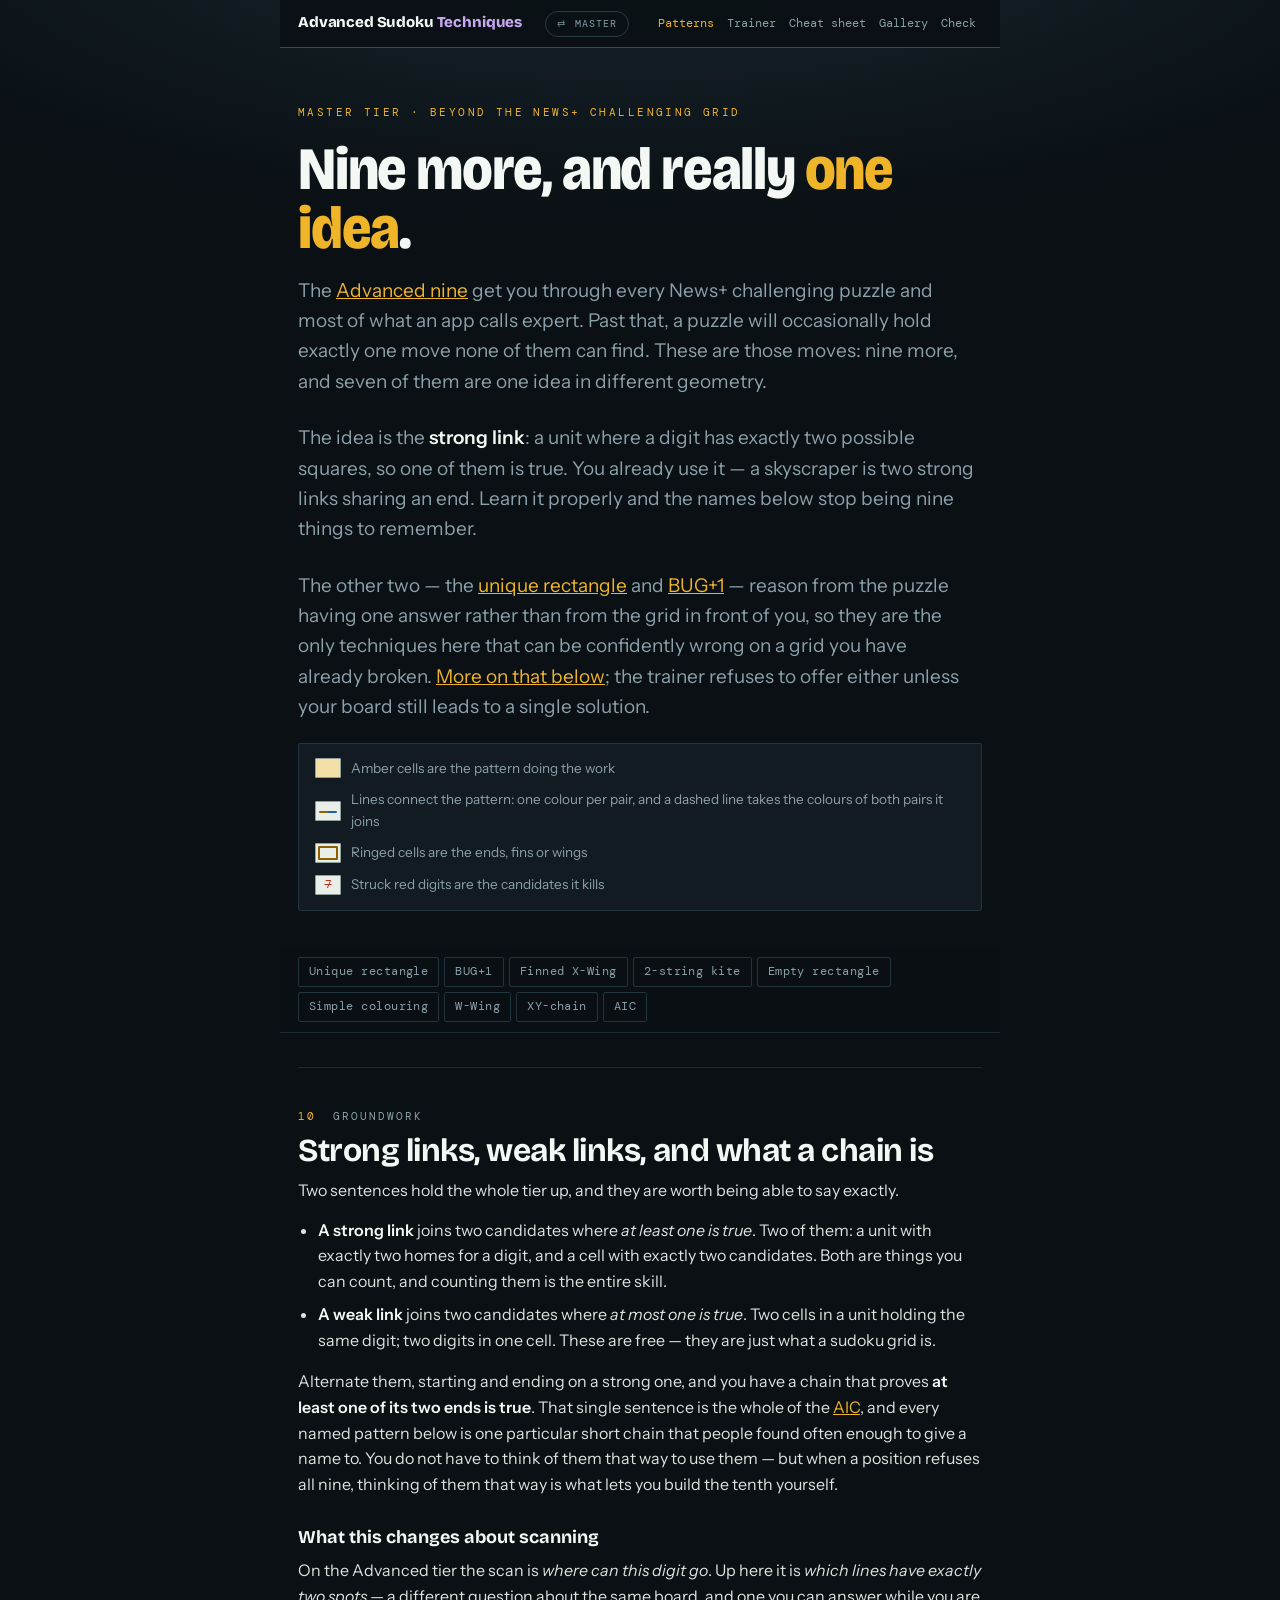
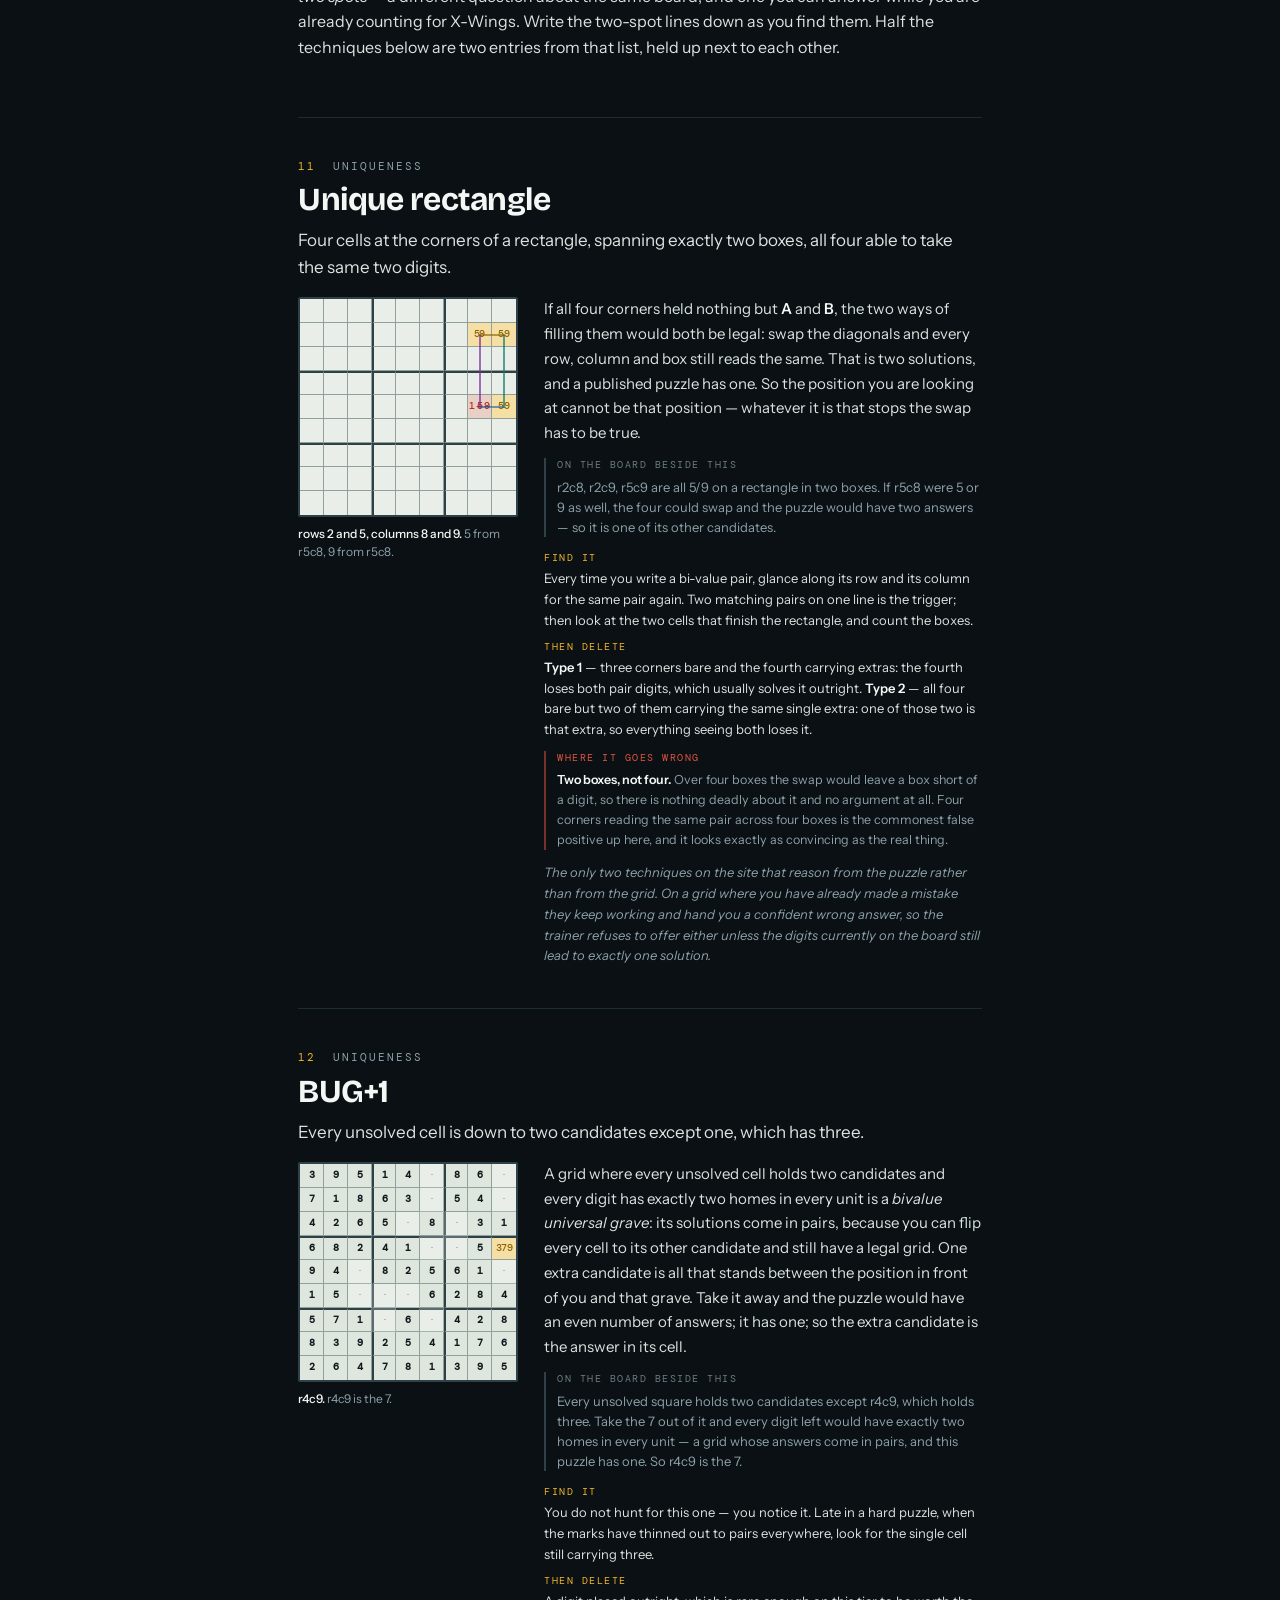
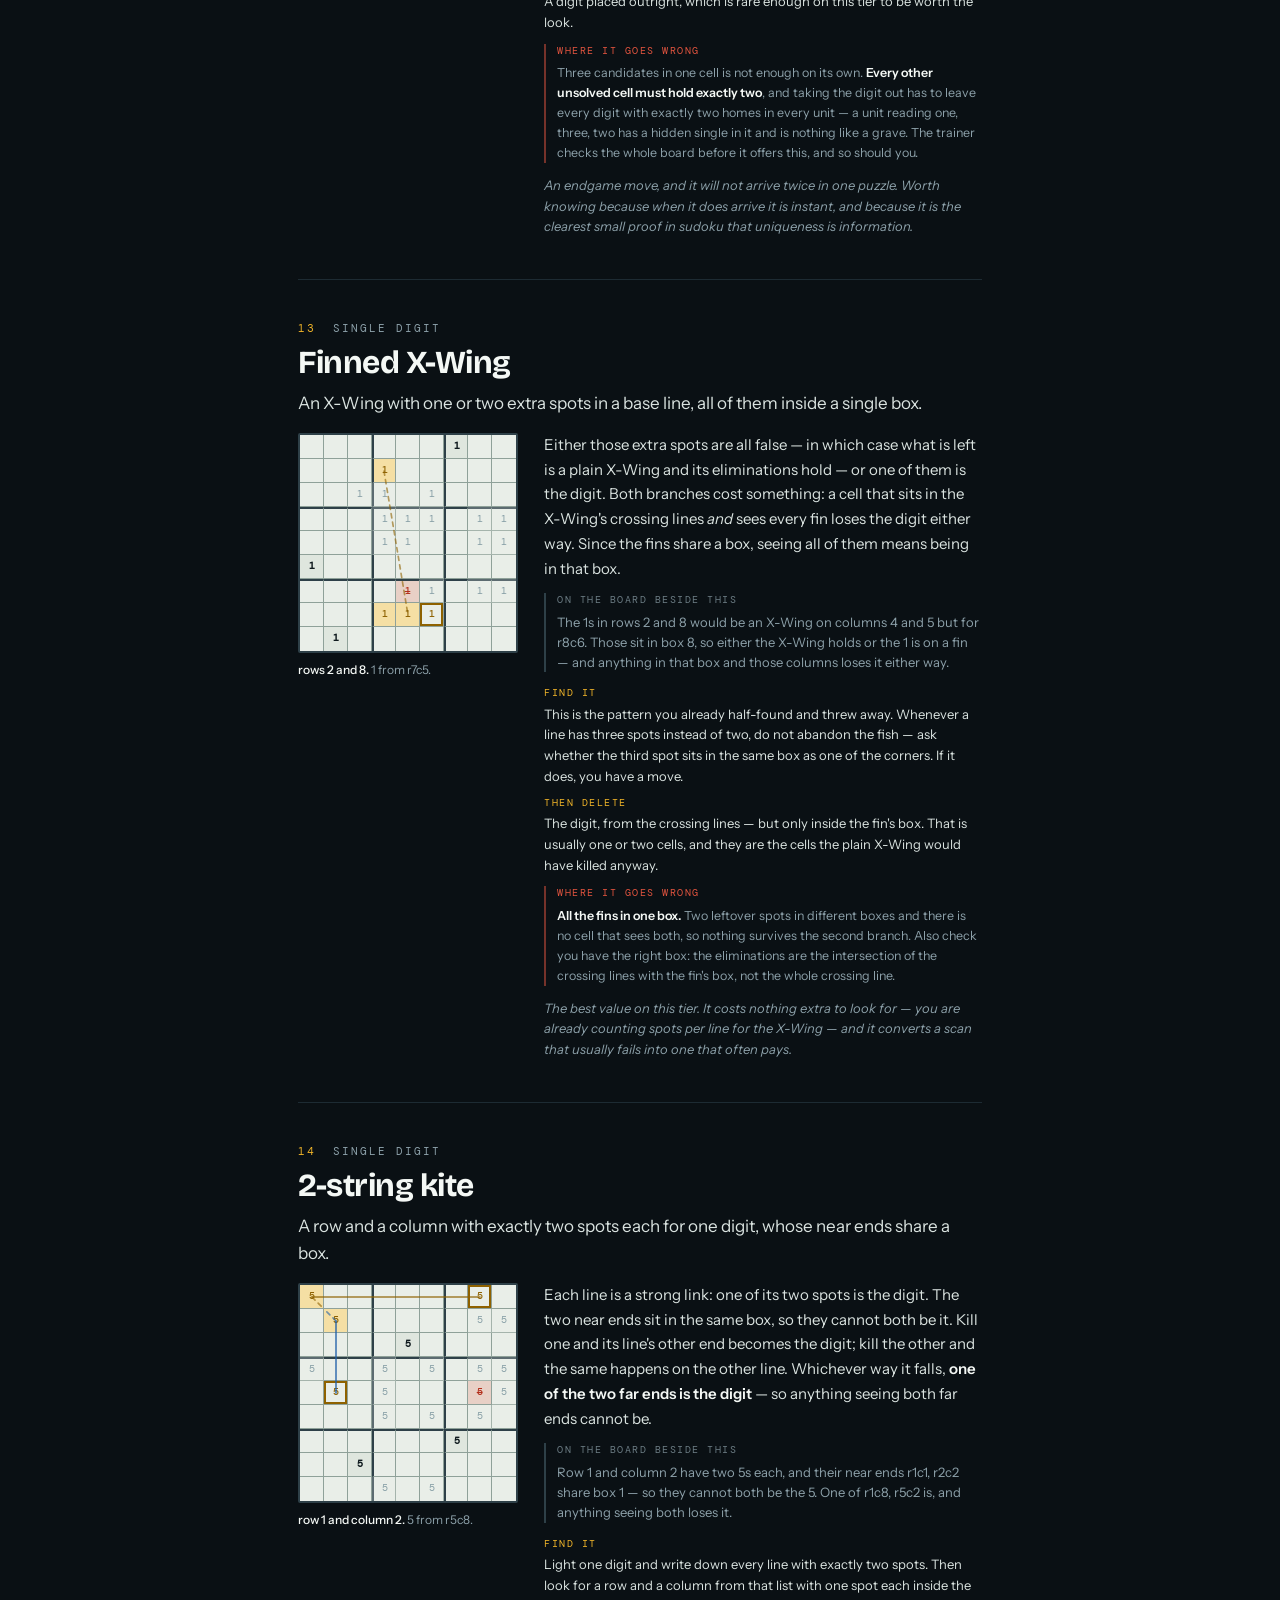
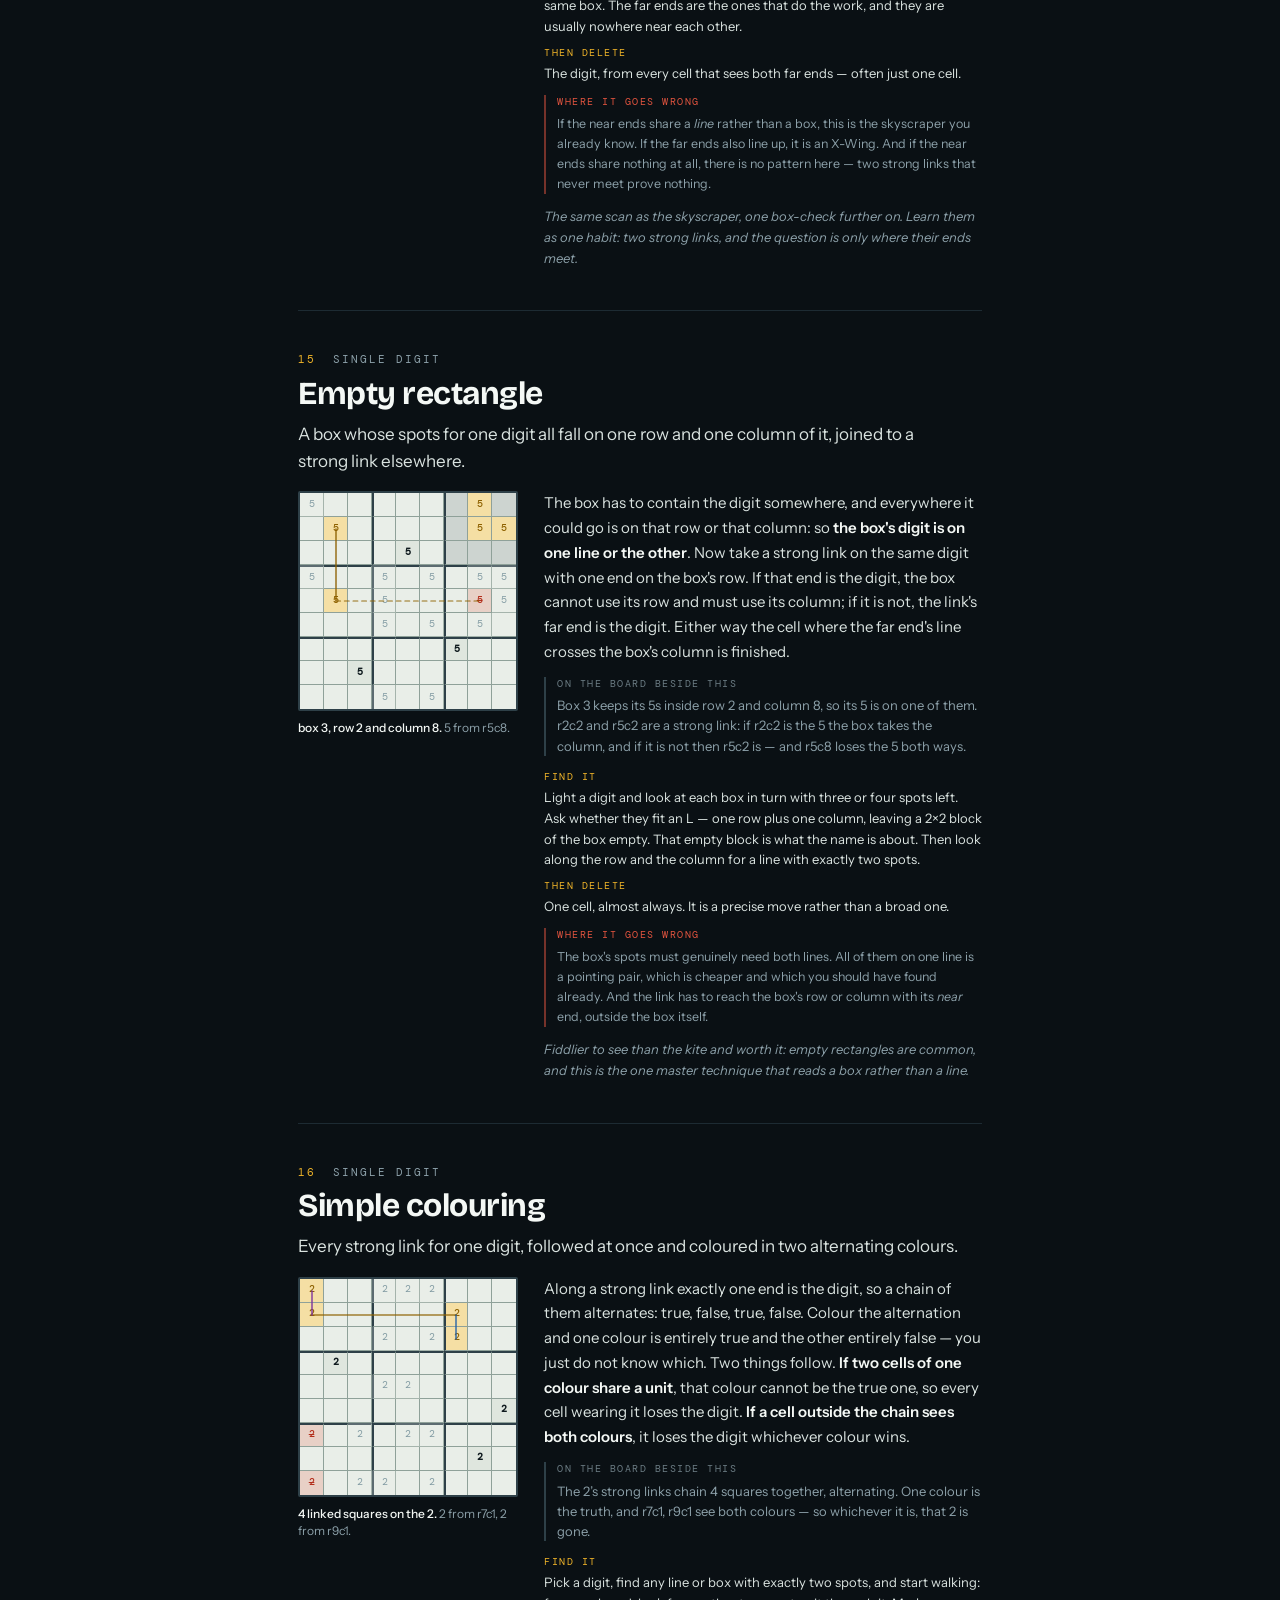
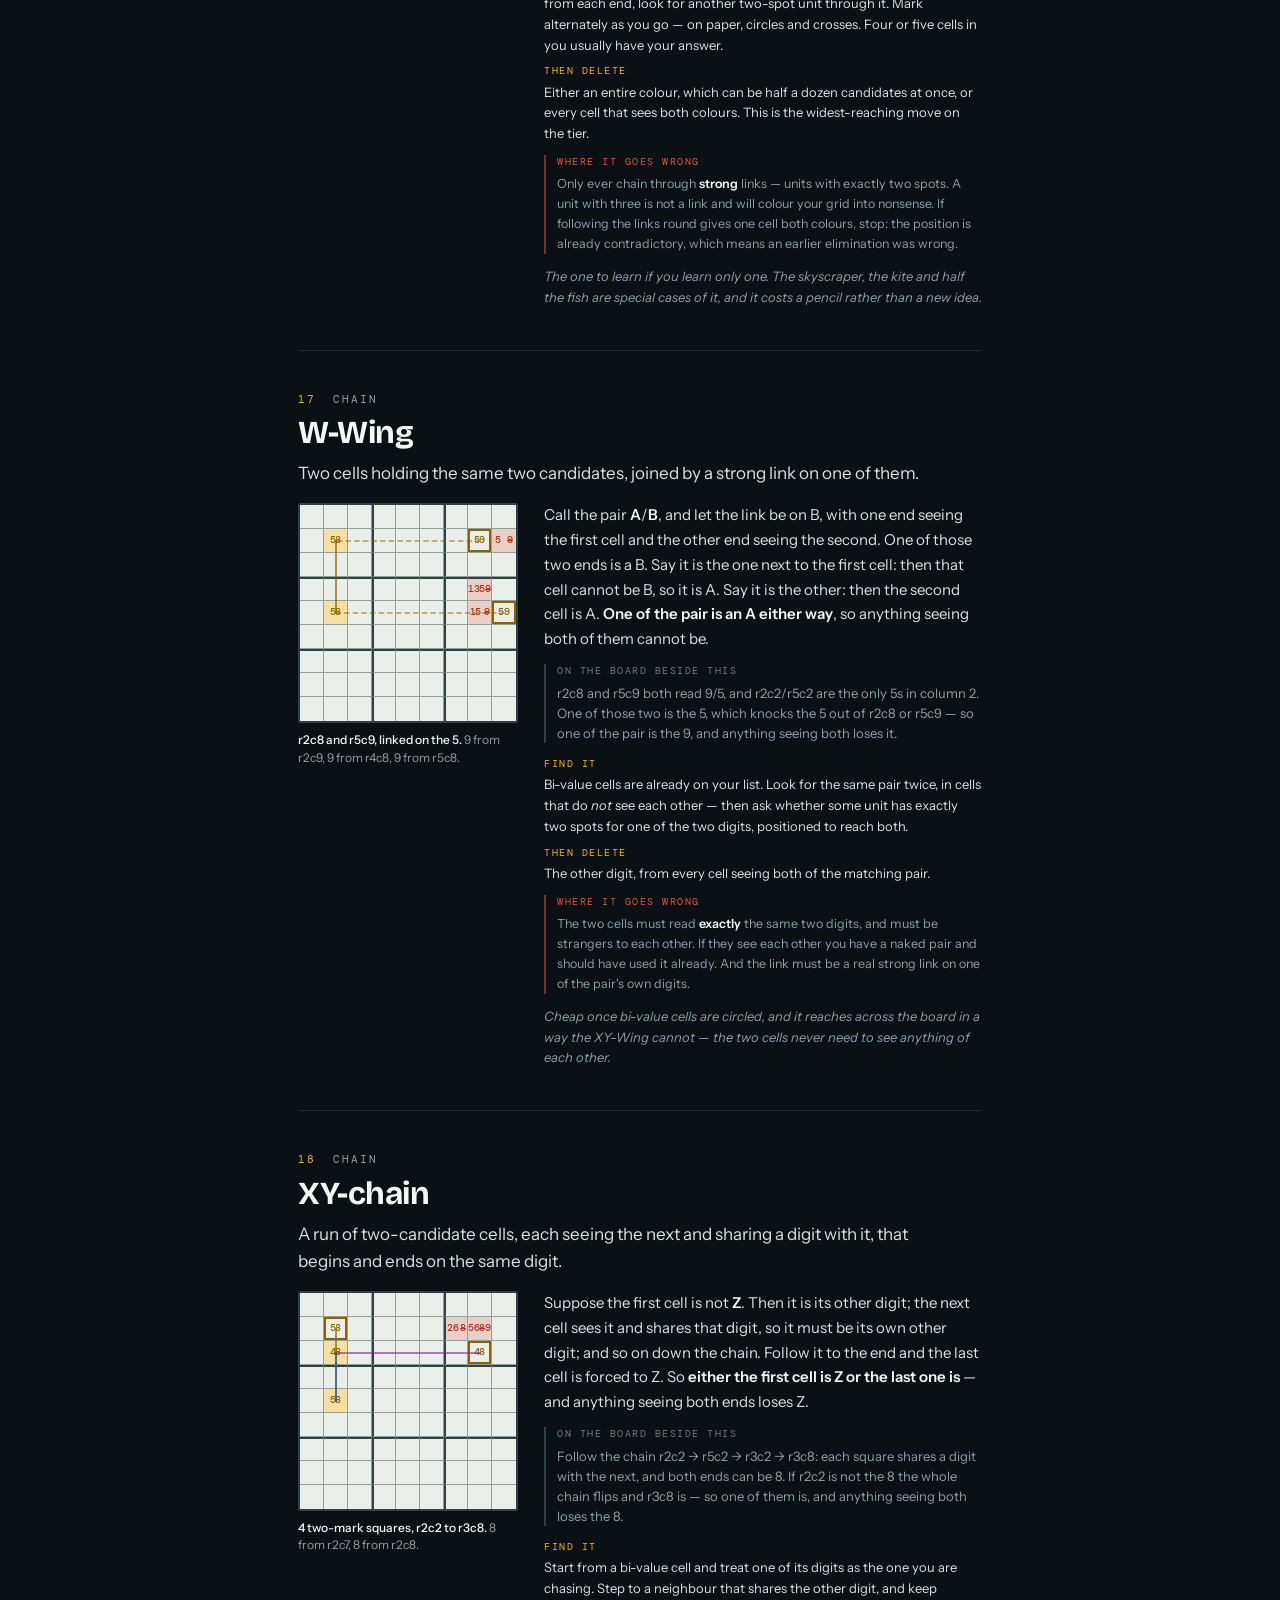
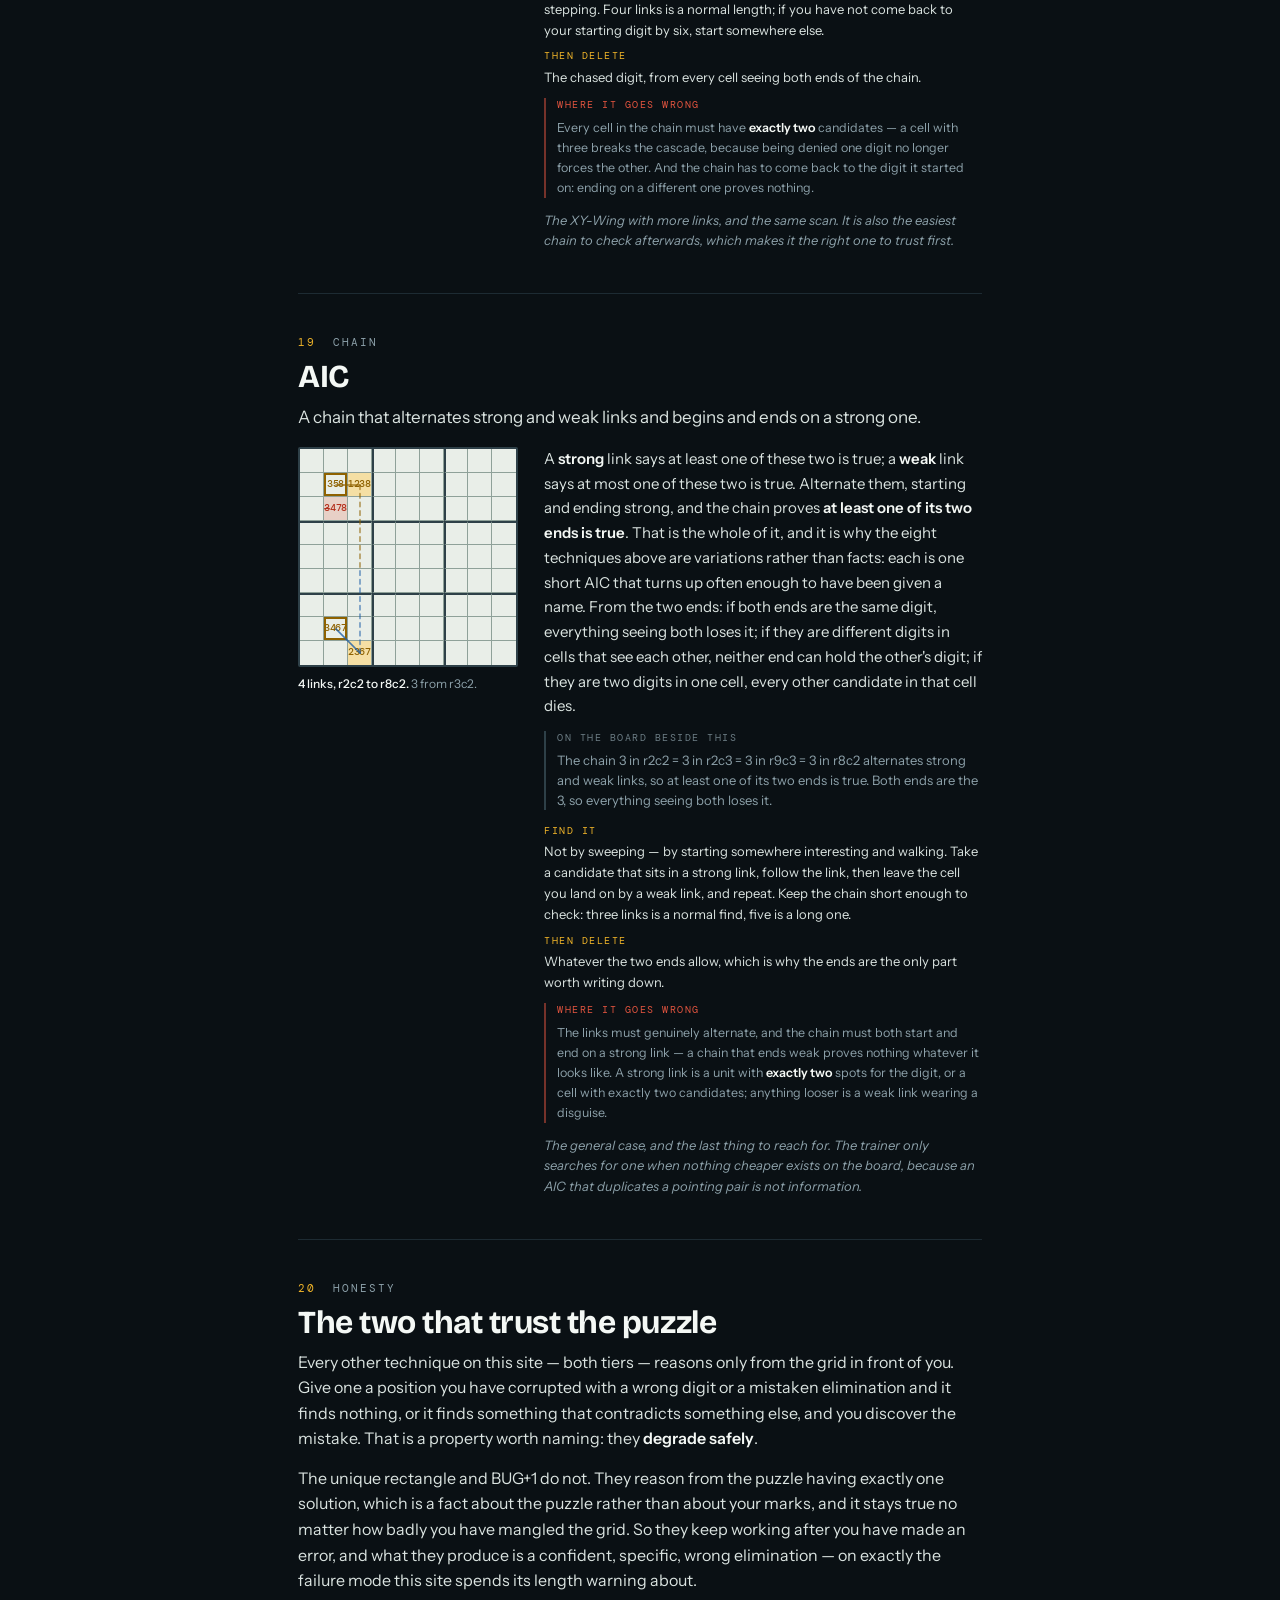
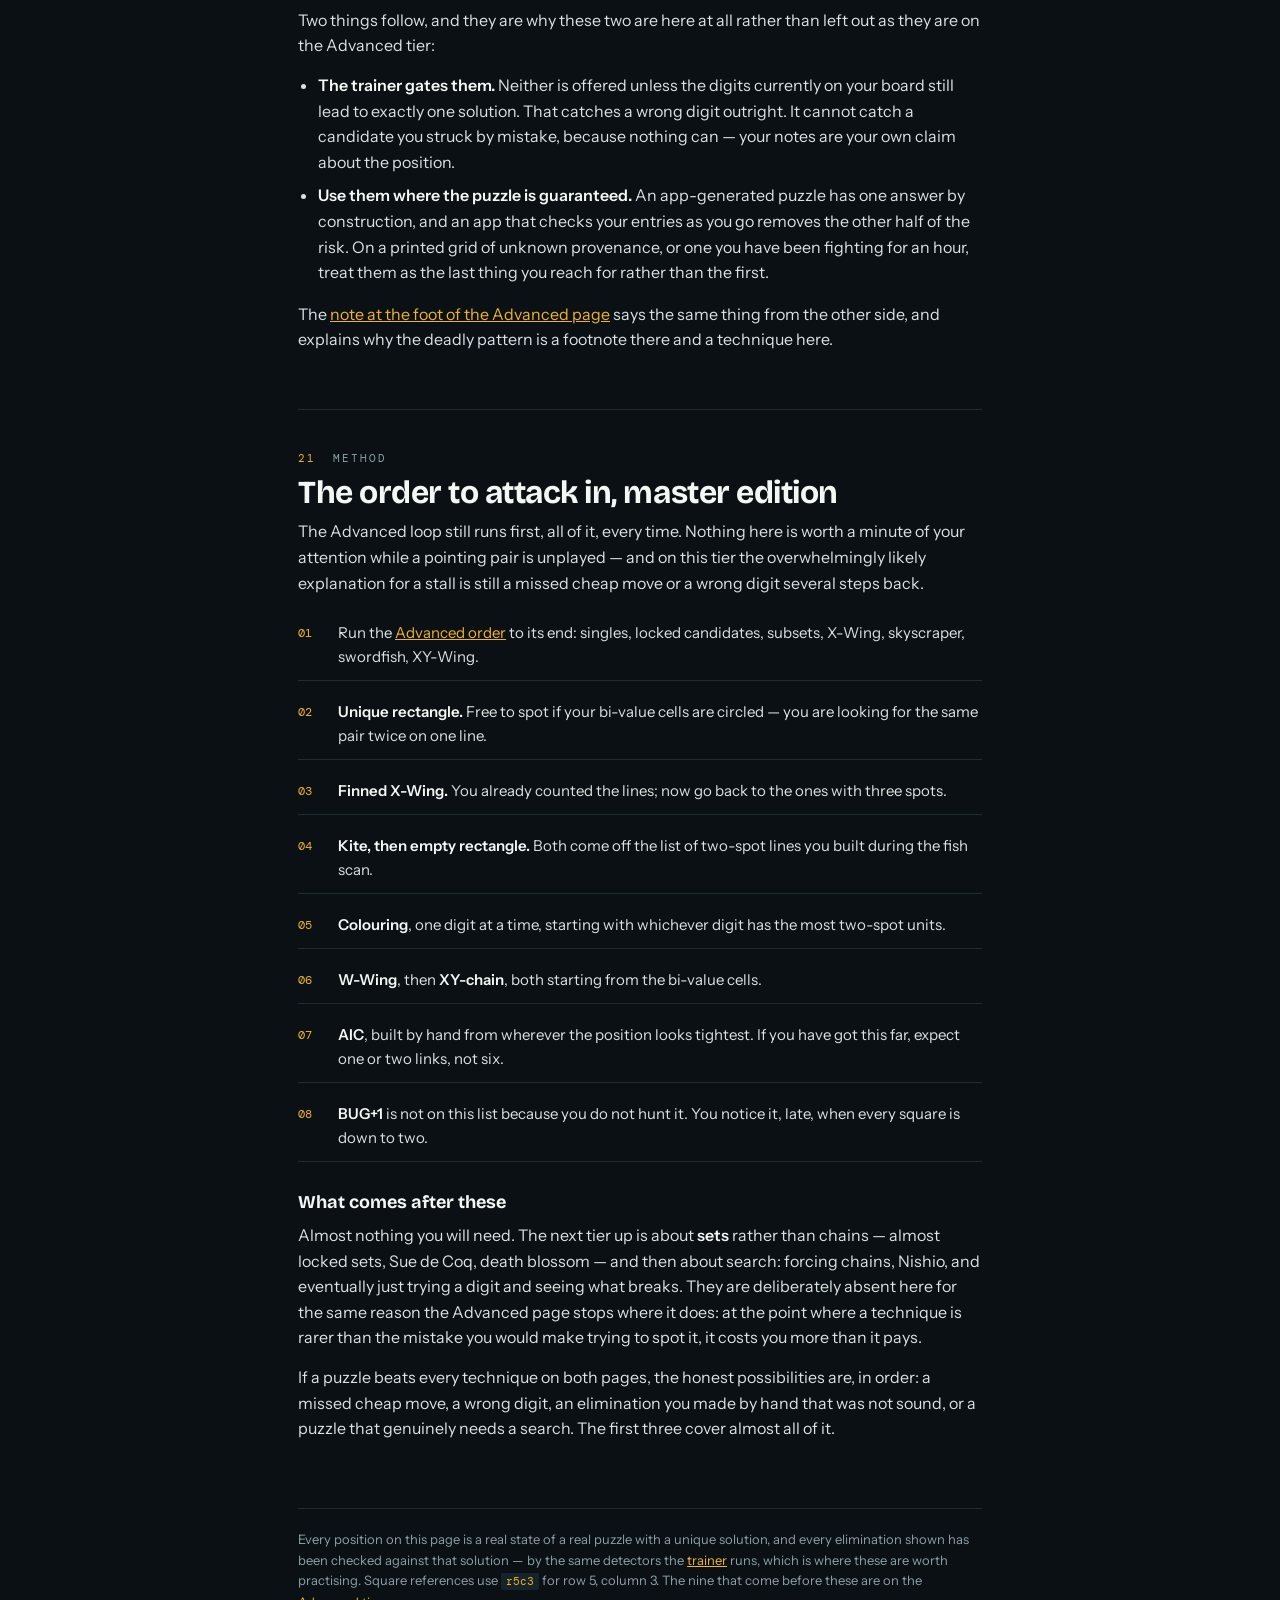
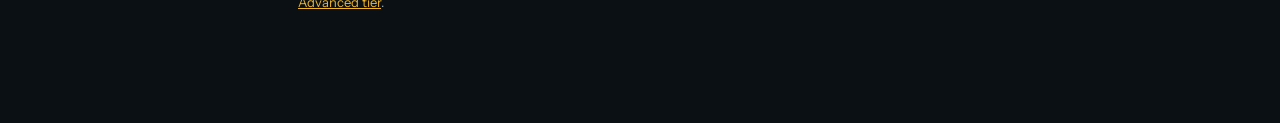
<file: master.html>
<!DOCTYPE html>
<html lang="en">
<head>
<meta charset="utf-8">
<meta name="viewport" content="width=device-width, initial-scale=1">
<title>Master techniques — Advanced Sudoku Techniques</title>
<meta name="description" content="The tier above the nine: unique rectangles, BUG+1, finned fish, kites, empty rectangles, colouring, W-Wings, XY-chains and the alternating inference chain that generates them all.">
<link rel="preconnect" href="https://fonts.googleapis.com">
<link rel="preconnect" href="https://fonts.gstatic.com" crossorigin>
<link href="https://fonts.googleapis.com/css2?family=Bricolage+Grotesque:opsz,wdth,wght@12..96,75..100,400;12..96,75..100,700;12..96,75..100,800&family=Instrument+Sans:wght@400;500;600&family=DM+Mono:wght@400;500&display=swap" rel="stylesheet">
<link rel="manifest" href="manifest.webmanifest">
<meta name="theme-color" content="#0A1014">
<link rel="icon" href="assets/icons/icon.svg" type="image/svg+xml">
<link rel="icon" href="assets/icons/favicon-32.png" sizes="32x32" type="image/png">
<link rel="apple-touch-icon" href="assets/icons/apple-touch-icon.png">
<meta name="mobile-web-app-capable" content="yes">
<meta name="apple-mobile-web-app-capable" content="yes">
<meta name="apple-mobile-web-app-status-bar-style" content="black">
<meta name="apple-mobile-web-app-title" content="AST">
<link rel="stylesheet" href="assets/css/site.css">
</head>
<body data-page="patterns" data-tier="master">
<div class="wrap">

<div class="sitebar">
    <span class="mark"><span class="mark-long">Advanced Sudoku <em>Techniques</em></span><span class="mark-short">AST</span></span>
    <nav>
      <a data-page="patterns" aria-current="page" href="master.html">Patterns</a>
      <a data-page="trainer" href="trainer.html">Trainer</a>
      <a data-page="cheatsheet" href="master-cheatsheet.html">Cheat sheet</a>
      <a data-page="gallery" href="master-gallery.html">Gallery</a>
      <a data-page="check" href="check.html">Check</a>
    </nav>
  </div>

  <header class="hero">
  <p class="kicker">Master tier · beyond the News+ challenging grid</p>
  <h1>Nine more, and really <em>one idea</em>.</h1>
  <p class="lede">The <a href="index.html" style="color:var(--amber)">Advanced nine</a> get you through every News+ challenging puzzle and most of what an app calls expert. Past that, a puzzle will occasionally hold exactly one move none of them can find. These are those moves: nine more, and seven of them are one idea in different geometry.</p>
  <p class="lede">The idea is the <b>strong link</b>: a unit where a digit has exactly two possible squares, so one of them is true. You already use it — a skyscraper is two strong links sharing an end. Learn it properly and the names below stop being nine things to remember.</p>
  <p class="lede" style="margin-bottom:20px">The other two — the <a href="#unique-rectangle" style="color:var(--amber)">unique rectangle</a> and <a href="#bug" style="color:var(--amber)">BUG+1</a> — reason from the puzzle having one answer rather than from the grid in front of you, so they are the only techniques here that can be confidently wrong on a grid you have already broken. <a href="#uniqueness" style="color:var(--amber)">More on that below</a>; the trainer refuses to offer either unless your board still leads to a single solution.</p>
  <div class="legend">
    <p><span class="swatch b"></span> Amber cells are the pattern doing the work</p>
    <p><span class="swatch l"></span> Lines connect the pattern: one colour per pair, and a dashed line takes the colours of both pairs it joins</p>
    <p><span class="swatch p"></span> Ringed cells are the ends, fins or wings</p>
    <p><span class="swatch k"></span> Struck red digits are the candidates it kills</p>
  </div>
</header>

<nav aria-label="Techniques"><a href="#unique-rectangle">Unique rectangle</a><a href="#bug">BUG+1</a><a href="#finned-fish">Finned X-Wing</a><a href="#kite">2-string kite</a><a href="#empty-rectangle">Empty rectangle</a><a href="#colouring">Simple colouring</a><a href="#w-wing">W-Wing</a><a href="#xy-chain">XY-chain</a><a href="#aic">AIC</a></nav>

<section class="block mblock" id="links">
  <span class="eyebrow"><i>10</i> Groundwork</span>
  <h2>Strong links, weak links, and what a chain is</h2>
  <p>Two sentences hold the whole tier up, and they are worth being able to say exactly.</p>
  <ul>
    <li><b>A strong link</b> joins two candidates where <i>at least one is true</i>. Two of them: a unit with exactly two homes for a digit, and a cell with exactly two candidates. Both are things you can count, and counting them is the entire skill.</li>
    <li><b>A weak link</b> joins two candidates where <i>at most one is true</i>. Two cells in a unit holding the same digit; two digits in one cell. These are free — they are just what a sudoku grid is.</li>
  </ul>
  <p>Alternate them, starting and ending on a strong one, and you have a chain that proves <b>at least one of its two ends is true</b>. That single sentence is the whole of the <a href="#aic">AIC</a>, and every named pattern below is one particular short chain that people found often enough to give a name to. You do not have to think of them that way to use them — but when a position refuses all nine, thinking of them that way is what lets you build the tenth yourself.</p>
  <h3>What this changes about scanning</h3>
  <p>On the Advanced tier the scan is <i>where can this digit go</i>. Up here it is <i>which lines have exactly two spots</i> — a different question about the same board, and one you can answer while you are already counting for X-Wings. Write the two-spot lines down as you find them. Half the techniques below are two entries from that list, held up next to each other.</p>
</section>

<section class="block mblock" id="unique-rectangle">
  <span class="eyebrow"><i>11</i> Uniqueness</span>
  <h2>Unique rectangle</h2>
  <p class="mwhat">Four cells at the corners of a rectangle, spanning exactly two boxes, all four able to take the same two digits.</p>
  <div class="mrow">
      <figure class="mfig">
        <div class="miniwrap"><div class="mini" role="img" aria-label="four corners"><i class=""></i><i class=""></i><i class=""></i><i class="bl"></i><i class=""></i><i class=""></i><i class="bl"></i><i class=""></i><i class=""></i><i class=""></i><i class=""></i><i class=""></i><i class="bl"></i><i class=""></i><i class=""></i><i class="bl"></i><i class="b">59</i><i class="b">59</i><i class=""></i><i class=""></i><i class=""></i><i class="bl"></i><i class=""></i><i class=""></i><i class="bl"></i><i class=""></i><i class=""></i><i class="bt"></i><i class="bt"></i><i class="bt"></i><i class="bl bt"></i><i class="bt"></i><i class="bt"></i><i class="bl bt"></i><i class="bt"></i><i class="bt"></i><i class=""></i><i class=""></i><i class=""></i><i class="bl"></i><i class=""></i><i class=""></i><i class="bl"></i><i class="xk">1<s>5</s><s>9</s></i><i class="b">59</i><i class=""></i><i class=""></i><i class=""></i><i class="bl"></i><i class=""></i><i class=""></i><i class="bl"></i><i class=""></i><i class=""></i><i class="bt"></i><i class="bt"></i><i class="bt"></i><i class="bl bt"></i><i class="bt"></i><i class="bt"></i><i class="bl bt"></i><i class="bt"></i><i class="bt"></i><i class=""></i><i class=""></i><i class=""></i><i class="bl"></i><i class=""></i><i class=""></i><i class="bl"></i><i class=""></i><i class=""></i><i class=""></i><i class=""></i><i class=""></i><i class="bl"></i><i class=""></i><i class=""></i><i class="bl"></i><i class=""></i><i class=""></i></div><svg class="geo3" viewBox="0 0 9 9" preserveAspectRatio="none" aria-hidden="true"><line class="lead c0" x1="7.50" y1="1.50" x2="8.50" y2="1.50"/><line class="lead c1" x1="7.50" y1="4.50" x2="8.50" y2="4.50"/><line class="lead c2" x1="7.50" y1="1.50" x2="7.50" y2="4.50"/><line class="lead c3" x1="8.50" y1="1.50" x2="8.50" y2="4.50"/></svg></div>
        <figcaption class="figcap"><b>rows 2 and 5, columns 8 and 9.</b> 5 from r5c8, 9 from r5c8.</figcaption>
      </figure>
    <div class="mbody">
      <p class="mwhy">If all four corners held nothing but <b>A</b> and <b>B</b>, the two ways of filling
             them would both be legal: swap the diagonals and every row, column and box still
             reads the same. That is two solutions, and a published puzzle has one. So the
             position you are looking at cannot be that position &mdash; whatever it is that
             stops the swap has to be true.</p>
      <p class="mcase"><span>On the board beside this</span>r2c8, r2c9, r5c9 are all 5/9 on a rectangle in two boxes. If r5c8 were 5 or 9 as well, the four could swap and the puzzle would have two answers — so it is one of its other candidates.</p>
      <dl class="kv">
        <dt>Find it</dt><dd>Every time you write a bi-value pair, glance along its row and its column for the
             same pair again. Two matching pairs on one line is the trigger; then look at the
             two cells that finish the rectangle, and count the boxes.</dd>
        <dt>Then delete</dt><dd><b>Type 1</b> &mdash; three corners bare and the fourth carrying extras: the fourth
             loses both pair digits, which usually solves it outright. <b>Type 2</b> &mdash; all
             four bare but two of them carrying the same single extra: one of those two is that
             extra, so everything seeing both loses it.</dd>
      </dl>
      <p class="guard"><span>Where it goes wrong</span><b>Two boxes, not four.</b> Over four boxes the swap would leave a box short of a
             digit, so there is nothing deadly about it and no argument at all. Four corners
             reading the same pair across four boxes is the commonest false positive up here, and
             it looks exactly as convincing as the real thing.</p>
      <p class="mcost">The only two techniques on the site that reason from the puzzle rather than from
             the grid. On a grid where you have already made a mistake they keep working and hand
             you a confident wrong answer, so the trainer refuses to offer either unless the
             digits currently on the board still lead to exactly one solution.</p>
    </div>
  </div>
</section>
<section class="block mblock" id="bug">
  <span class="eyebrow"><i>12</i> Uniqueness</span>
  <h2>BUG+1</h2>
  <p class="mwhat">Every unsolved cell is down to two candidates except one, which has three.</p>
  <div class="mrow">
      <figure class="mfig">
        <div class="miniwrap"><div class="mini" role="img" aria-label="one square with three marks"><i class="p">3</i><i class="p">9</i><i class="p">5</i><i class="bl p">1</i><i class="p">4</i><i class="d">·</i><i class="bl p">8</i><i class="p">6</i><i class="d">·</i><i class="p">7</i><i class="p">1</i><i class="p">8</i><i class="bl p">6</i><i class="p">3</i><i class="d">·</i><i class="bl p">5</i><i class="p">4</i><i class="d">·</i><i class="p">4</i><i class="p">2</i><i class="p">6</i><i class="bl p">5</i><i class="d">·</i><i class="p">8</i><i class="bl d">·</i><i class="p">3</i><i class="p">1</i><i class="bt p">6</i><i class="bt p">8</i><i class="bt p">2</i><i class="bl bt p">4</i><i class="bt p">1</i><i class="bt d">·</i><i class="bl bt d">·</i><i class="bt p">5</i><i class="bt b">379</i><i class="p">9</i><i class="p">4</i><i class="d">·</i><i class="bl p">8</i><i class="p">2</i><i class="p">5</i><i class="bl p">6</i><i class="p">1</i><i class="d">·</i><i class="p">1</i><i class="p">5</i><i class="d">·</i><i class="bl d">·</i><i class="d">·</i><i class="p">6</i><i class="bl p">2</i><i class="p">8</i><i class="p">4</i><i class="bt p">5</i><i class="bt p">7</i><i class="bt p">1</i><i class="bl bt d">·</i><i class="bt p">6</i><i class="bt d">·</i><i class="bl bt p">4</i><i class="bt p">2</i><i class="bt p">8</i><i class="p">8</i><i class="p">3</i><i class="p">9</i><i class="bl p">2</i><i class="p">5</i><i class="p">4</i><i class="bl p">1</i><i class="p">7</i><i class="p">6</i><i class="p">2</i><i class="p">6</i><i class="p">4</i><i class="bl p">7</i><i class="p">8</i><i class="p">1</i><i class="bl p">3</i><i class="p">9</i><i class="p">5</i></div></div>
        <figcaption class="figcap"><b>r4c9.</b> r4c9 is the 7.</figcaption>
      </figure>
    <div class="mbody">
      <p class="mwhy">A grid where every unsolved cell holds two candidates and every digit has exactly
             two homes in every unit is a <i>bivalue universal grave</i>: its solutions come in
             pairs, because you can flip every cell to its other candidate and still have a legal
             grid. One extra candidate is all that stands between the position in front of you
             and that grave. Take it away and the puzzle would have an even number of answers;
             it has one; so the extra candidate is the answer in its cell.</p>
      <p class="mcase"><span>On the board beside this</span>Every unsolved square holds two candidates except r4c9, which holds three. Take the 7 out of it and every digit left would have exactly two homes in every unit — a grid whose answers come in pairs, and this puzzle has one. So r4c9 is the 7.</p>
      <dl class="kv">
        <dt>Find it</dt><dd>You do not hunt for this one &mdash; you notice it. Late in a hard puzzle, when
             the marks have thinned out to pairs everywhere, look for the single cell still
             carrying three.</dd>
        <dt>Then delete</dt><dd>A digit placed outright, which is rare enough on this tier to be worth the look.</dd>
      </dl>
      <p class="guard"><span>Where it goes wrong</span>Three candidates in one cell is not enough on its own. <b>Every other unsolved
             cell must hold exactly two</b>, and taking the digit out has to leave every digit
             with exactly two homes in every unit &mdash; a unit reading one, three, two has a
             hidden single in it and is nothing like a grave. The trainer checks the whole board
             before it offers this, and so should you.</p>
      <p class="mcost">An endgame move, and it will not arrive twice in one puzzle. Worth knowing
             because when it does arrive it is instant, and because it is the clearest small
             proof in sudoku that uniqueness is information.</p>
    </div>
  </div>
</section>
<section class="block mblock" id="finned-fish">
  <span class="eyebrow"><i>13</i> Single digit</span>
  <h2>Finned X-Wing</h2>
  <p class="mwhat">An X-Wing with one or two extra spots in a base line, all of them inside a single box.</p>
  <div class="mrow">
      <figure class="mfig">
        <div class="miniwrap"><div class="mini" role="img" aria-label="the 1s"><i class=""></i><i class=""></i><i class=""></i><i class="bl"></i><i class=""></i><i class=""></i><i class="bl p">1</i><i class=""></i><i class=""></i><i class=""></i><i class=""></i><i class=""></i><i class="bl b">1</i><i class=""></i><i class=""></i><i class="bl"></i><i class=""></i><i class=""></i><i class=""></i><i class=""></i><i class="d">1</i><i class="bl d">1</i><i class=""></i><i class="d">1</i><i class="bl"></i><i class=""></i><i class=""></i><i class="bt"></i><i class="bt"></i><i class="bt"></i><i class="bl bt d">1</i><i class="bt d">1</i><i class="bt d">1</i><i class="bl bt"></i><i class="bt d">1</i><i class="bt d">1</i><i class=""></i><i class=""></i><i class=""></i><i class="bl d">1</i><i class="d">1</i><i class=""></i><i class="bl"></i><i class="d">1</i><i class="d">1</i><i class="p">1</i><i class=""></i><i class=""></i><i class="bl"></i><i class=""></i><i class=""></i><i class="bl"></i><i class=""></i><i class=""></i><i class="bt"></i><i class="bt"></i><i class="bt"></i><i class="bl bt"></i><i class="bt x">1</i><i class="bt d">1</i><i class="bl bt"></i><i class="bt d">1</i><i class="bt d">1</i><i class=""></i><i class=""></i><i class=""></i><i class="bl b">1</i><i class="b">1</i><i class="r">1</i><i class="bl"></i><i class=""></i><i class=""></i><i class=""></i><i class="p">1</i><i class=""></i><i class="bl"></i><i class=""></i><i class=""></i><i class="bl"></i><i class=""></i><i class=""></i></div><svg class="geo3" viewBox="0 0 9 9" preserveAspectRatio="none" aria-hidden="true"><line class="cross c0" x1="3.50" y1="1.50" x2="4.50" y2="7.50"/></svg></div>
        <figcaption class="figcap"><b>rows 2 and 8.</b> 1 from r7c5.</figcaption>
      </figure>
    <div class="mbody">
      <p class="mwhy">Either those extra spots are all false &mdash; in which case what is left is a
             plain X-Wing and its eliminations hold &mdash; or one of them is the digit. Both
             branches cost something: a cell that sits in the X-Wing's crossing lines <i>and</i>
             sees every fin loses the digit either way. Since the fins share a box, seeing all of
             them means being in that box.</p>
      <p class="mcase"><span>On the board beside this</span>The 1s in rows 2 and 8 would be an X-Wing on columns 4 and 5 but for r8c6. Those sit in box 8, so either the X-Wing holds or the 1 is on a fin — and anything in that box and those columns loses it either way.</p>
      <dl class="kv">
        <dt>Find it</dt><dd>This is the pattern you already half-found and threw away. Whenever a line has
             three spots instead of two, do not abandon the fish &mdash; ask whether the third
             spot sits in the same box as one of the corners. If it does, you have a move.</dd>
        <dt>Then delete</dt><dd>The digit, from the crossing lines &mdash; but only inside the fin's box. That is
             usually one or two cells, and they are the cells the plain X-Wing would have killed
             anyway.</dd>
      </dl>
      <p class="guard"><span>Where it goes wrong</span><b>All the fins in one box.</b> Two leftover spots in different boxes and there
             is no cell that sees both, so nothing survives the second branch. Also check you
             have the right box: the eliminations are the intersection of the crossing lines with
             the fin's box, not the whole crossing line.</p>
      <p class="mcost">The best value on this tier. It costs nothing extra to look for &mdash; you are
             already counting spots per line for the X-Wing &mdash; and it converts a scan that
             usually fails into one that often pays.</p>
    </div>
  </div>
</section>
<section class="block mblock" id="kite">
  <span class="eyebrow"><i>14</i> Single digit</span>
  <h2>2-string kite</h2>
  <p class="mwhat">A row and a column with exactly two spots each for one digit, whose near ends share a box.</p>
  <div class="mrow">
      <figure class="mfig">
        <div class="miniwrap"><div class="mini" role="img" aria-label="the 5s"><i class="b">5</i><i class=""></i><i class=""></i><i class="bl"></i><i class=""></i><i class=""></i><i class="bl"></i><i class="r">5</i><i class=""></i><i class=""></i><i class="b">5</i><i class=""></i><i class="bl"></i><i class=""></i><i class=""></i><i class="bl"></i><i class="d">5</i><i class="d">5</i><i class=""></i><i class=""></i><i class=""></i><i class="bl"></i><i class="p">5</i><i class=""></i><i class="bl"></i><i class=""></i><i class=""></i><i class="bt d">5</i><i class="bt"></i><i class="bt"></i><i class="bl bt d">5</i><i class="bt"></i><i class="bt d">5</i><i class="bl bt"></i><i class="bt d">5</i><i class="bt d">5</i><i class=""></i><i class="r">5</i><i class=""></i><i class="bl d">5</i><i class=""></i><i class=""></i><i class="bl"></i><i class="x">5</i><i class="d">5</i><i class=""></i><i class=""></i><i class=""></i><i class="bl d">5</i><i class=""></i><i class="d">5</i><i class="bl"></i><i class="d">5</i><i class=""></i><i class="bt"></i><i class="bt"></i><i class="bt"></i><i class="bl bt"></i><i class="bt"></i><i class="bt"></i><i class="bl bt p">5</i><i class="bt"></i><i class="bt"></i><i class=""></i><i class=""></i><i class="p">5</i><i class="bl"></i><i class=""></i><i class=""></i><i class="bl"></i><i class=""></i><i class=""></i><i class=""></i><i class=""></i><i class=""></i><i class="bl d">5</i><i class=""></i><i class="d">5</i><i class="bl"></i><i class=""></i><i class=""></i></div><svg class="geo3" viewBox="0 0 9 9" preserveAspectRatio="none" aria-hidden="true"><line class="lead c0" x1="7.50" y1="0.50" x2="0.50" y2="0.50"/><line class="lead c1" x1="1.50" y1="1.50" x2="1.50" y2="4.50"/><line class="cross c0" x1="0.50" y1="0.50" x2="1.00" y2="1.00"/><line class="cross c1" x1="1.50" y1="1.50" x2="1.00" y2="1.00"/></svg></div>
        <figcaption class="figcap"><b>row 1 and column 2.</b> 5 from r5c8.</figcaption>
      </figure>
    <div class="mbody">
      <p class="mwhy">Each line is a strong link: one of its two spots is the digit. The two near ends
             sit in the same box, so they cannot both be it. Kill one and its line's other end
             becomes the digit; kill the other and the same happens on the other line. Whichever
             way it falls, <b>one of the two far ends is the digit</b> &mdash; so anything seeing
             both far ends cannot be.</p>
      <p class="mcase"><span>On the board beside this</span>Row 1 and column 2 have two 5s each, and their near ends r1c1, r2c2 share box 1 — so they cannot both be the 5. One of r1c8, r5c2 is, and anything seeing both loses it.</p>
      <dl class="kv">
        <dt>Find it</dt><dd>Light one digit and write down every line with exactly two spots. Then look for a
             row and a column from that list with one spot each inside the same box. The far ends
             are the ones that do the work, and they are usually nowhere near each other.</dd>
        <dt>Then delete</dt><dd>The digit, from every cell that sees both far ends &mdash; often just one cell.</dd>
      </dl>
      <p class="guard"><span>Where it goes wrong</span>If the near ends share a <i>line</i> rather than a box, this is the skyscraper
             you already know. If the far ends also line up, it is an X-Wing. And if the near ends
             share nothing at all, there is no pattern here &mdash; two strong links that never
             meet prove nothing.</p>
      <p class="mcost">The same scan as the skyscraper, one box-check further on. Learn them as one
             habit: two strong links, and the question is only where their ends meet.</p>
    </div>
  </div>
</section>
<section class="block mblock" id="empty-rectangle">
  <span class="eyebrow"><i>15</i> Single digit</span>
  <h2>Empty rectangle</h2>
  <p class="mwhat">A box whose spots for one digit all fall on one row and one column of it, joined to a strong link elsewhere.</p>
  <div class="mrow">
      <figure class="mfig">
        <div class="miniwrap"><div class="mini" role="img" aria-label="the 5s"><i class="d">5</i><i class=""></i><i class=""></i><i class="bl"></i><i class=""></i><i class=""></i><i class="bl tint"></i><i class="tint b">5</i><i class="tint"></i><i class=""></i><i class="b">5</i><i class=""></i><i class="bl"></i><i class=""></i><i class=""></i><i class="bl tint"></i><i class="tint b">5</i><i class="tint b">5</i><i class=""></i><i class=""></i><i class=""></i><i class="bl"></i><i class="p">5</i><i class=""></i><i class="bl tint"></i><i class="tint"></i><i class="tint"></i><i class="bt d">5</i><i class="bt"></i><i class="bt"></i><i class="bl bt d">5</i><i class="bt"></i><i class="bt d">5</i><i class="bl bt"></i><i class="bt d">5</i><i class="bt d">5</i><i class=""></i><i class="b">5</i><i class=""></i><i class="bl d">5</i><i class=""></i><i class=""></i><i class="bl"></i><i class="x">5</i><i class="d">5</i><i class=""></i><i class=""></i><i class=""></i><i class="bl d">5</i><i class=""></i><i class="d">5</i><i class="bl"></i><i class="d">5</i><i class=""></i><i class="bt"></i><i class="bt"></i><i class="bt"></i><i class="bl bt"></i><i class="bt"></i><i class="bt"></i><i class="bl bt p">5</i><i class="bt"></i><i class="bt"></i><i class=""></i><i class=""></i><i class="p">5</i><i class="bl"></i><i class=""></i><i class=""></i><i class="bl"></i><i class=""></i><i class=""></i><i class=""></i><i class=""></i><i class=""></i><i class="bl d">5</i><i class=""></i><i class="d">5</i><i class="bl"></i><i class=""></i><i class=""></i></div><svg class="geo3" viewBox="0 0 9 9" preserveAspectRatio="none" aria-hidden="true"><line class="lead c0" x1="1.50" y1="1.50" x2="1.50" y2="4.50"/><line class="cross c0" x1="1.50" y1="4.50" x2="7.50" y2="4.50"/></svg></div>
        <figcaption class="figcap"><b>box 3, row 2 and column 8.</b> 5 from r5c8.</figcaption>
      </figure>
    <div class="mbody">
      <p class="mwhy">The box has to contain the digit somewhere, and everywhere it could go is on that
             row or that column: so <b>the box's digit is on one line or the other</b>. Now take
             a strong link on the same digit with one end on the box's row. If that end is the
             digit, the box cannot use its row and must use its column; if it is not, the link's
             far end is the digit. Either way the cell where the far end's line crosses the box's
             column is finished.</p>
      <p class="mcase"><span>On the board beside this</span>Box 3 keeps its 5s inside row 2 and column 8, so its 5 is on one of them. r2c2 and r5c2 are a strong link: if r2c2 is the 5 the box takes the column, and if it is not then r5c2 is — and r5c8 loses the 5 both ways.</p>
      <dl class="kv">
        <dt>Find it</dt><dd>Light a digit and look at each box in turn with three or four spots left. Ask
             whether they fit an L &mdash; one row plus one column, leaving a 2&times;2 block of
             the box empty. That empty block is what the name is about. Then look along the row
             and the column for a line with exactly two spots.</dd>
        <dt>Then delete</dt><dd>One cell, almost always. It is a precise move rather than a broad one.</dd>
      </dl>
      <p class="guard"><span>Where it goes wrong</span>The box's spots must genuinely need both lines. All of them on one line is a
             pointing pair, which is cheaper and which you should have found already. And the
             link has to reach the box's row or column with its <i>near</i> end, outside the box
             itself.</p>
      <p class="mcost">Fiddlier to see than the kite and worth it: empty rectangles are common, and this
             is the one master technique that reads a box rather than a line.</p>
    </div>
  </div>
</section>
<section class="block mblock" id="colouring">
  <span class="eyebrow"><i>16</i> Single digit</span>
  <h2>Simple colouring</h2>
  <p class="mwhat">Every strong link for one digit, followed at once and coloured in two alternating colours.</p>
  <div class="mrow">
      <figure class="mfig">
        <div class="miniwrap"><div class="mini" role="img" aria-label="the 2s"><i class="b">2</i><i class=""></i><i class=""></i><i class="bl d">2</i><i class="d">2</i><i class="d">2</i><i class="bl"></i><i class=""></i><i class=""></i><i class="b">2</i><i class=""></i><i class=""></i><i class="bl"></i><i class=""></i><i class=""></i><i class="bl b">2</i><i class=""></i><i class=""></i><i class=""></i><i class=""></i><i class=""></i><i class="bl d">2</i><i class=""></i><i class="d">2</i><i class="bl b">2</i><i class=""></i><i class=""></i><i class="bt"></i><i class="bt p">2</i><i class="bt"></i><i class="bl bt"></i><i class="bt"></i><i class="bt"></i><i class="bl bt"></i><i class="bt"></i><i class="bt"></i><i class=""></i><i class=""></i><i class=""></i><i class="bl d">2</i><i class="d">2</i><i class=""></i><i class="bl"></i><i class=""></i><i class=""></i><i class=""></i><i class=""></i><i class=""></i><i class="bl"></i><i class=""></i><i class=""></i><i class="bl"></i><i class=""></i><i class="p">2</i><i class="bt x">2</i><i class="bt"></i><i class="bt d">2</i><i class="bl bt"></i><i class="bt d">2</i><i class="bt d">2</i><i class="bl bt"></i><i class="bt"></i><i class="bt"></i><i class=""></i><i class=""></i><i class=""></i><i class="bl"></i><i class=""></i><i class=""></i><i class="bl"></i><i class="p">2</i><i class=""></i><i class="x">2</i><i class=""></i><i class="d">2</i><i class="bl d">2</i><i class=""></i><i class="d">2</i><i class="bl"></i><i class=""></i><i class=""></i></div><svg class="geo3" viewBox="0 0 9 9" preserveAspectRatio="none" aria-hidden="true"><line class="lead c0" x1="0.50" y1="1.50" x2="6.50" y2="1.50"/><line class="lead c1" x1="6.50" y1="1.50" x2="6.50" y2="2.50"/><line class="lead c2" x1="0.50" y1="0.50" x2="0.50" y2="1.50"/></svg></div>
        <figcaption class="figcap"><b>4 linked squares on the 2.</b> 2 from r7c1, 2 from r9c1.</figcaption>
      </figure>
    <div class="mbody">
      <p class="mwhy">Along a strong link exactly one end is the digit, so a chain of them alternates:
             true, false, true, false. Colour the alternation and one colour is entirely true and
             the other entirely false &mdash; you just do not know which. Two things follow.
             <b>If two cells of one colour share a unit</b>, that colour cannot be the true one,
             so every cell wearing it loses the digit. <b>If a cell outside the chain sees both
             colours</b>, it loses the digit whichever colour wins.</p>
      <p class="mcase"><span>On the board beside this</span>The 2’s strong links chain 4 squares together, alternating. One colour is the truth, and r7c1, r9c1 see both colours — so whichever it is, that 2 is gone.</p>
      <dl class="kv">
        <dt>Find it</dt><dd>Pick a digit, find any line or box with exactly two spots, and start walking:
             from each end, look for another two-spot unit through it. Mark alternately as you
             go &mdash; on paper, circles and crosses. Four or five cells in you usually have
             your answer.</dd>
        <dt>Then delete</dt><dd>Either an entire colour, which can be half a dozen candidates at once, or every
             cell that sees both colours. This is the widest-reaching move on the tier.</dd>
      </dl>
      <p class="guard"><span>Where it goes wrong</span>Only ever chain through <b>strong</b> links &mdash; units with exactly two spots.
             A unit with three is not a link and will colour your grid into nonsense. If following
             the links round gives one cell both colours, stop: the position is already
             contradictory, which means an earlier elimination was wrong.</p>
      <p class="mcost">The one to learn if you learn only one. The skyscraper, the kite and half the
             fish are special cases of it, and it costs a pencil rather than a new idea.</p>
    </div>
  </div>
</section>
<section class="block mblock" id="w-wing">
  <span class="eyebrow"><i>17</i> Chain</span>
  <h2>W-Wing</h2>
  <p class="mwhat">Two cells holding the same two candidates, joined by a strong link on one of them.</p>
  <div class="mrow">
      <figure class="mfig">
        <div class="miniwrap"><div class="mini" role="img" aria-label="4 squares and their marks"><i class=""></i><i class=""></i><i class=""></i><i class="bl"></i><i class=""></i><i class=""></i><i class="bl"></i><i class=""></i><i class=""></i><i class=""></i><i class="b">58</i><i class=""></i><i class="bl"></i><i class=""></i><i class=""></i><i class="bl"></i><i class="r">59</i><i class="xk">5<s>9</s></i><i class=""></i><i class=""></i><i class=""></i><i class="bl"></i><i class=""></i><i class=""></i><i class="bl"></i><i class=""></i><i class=""></i><i class="bt"></i><i class="bt"></i><i class="bt"></i><i class="bl bt"></i><i class="bt"></i><i class="bt"></i><i class="bl bt"></i><i class="bt xk">135<s>9</s></i><i class="bt"></i><i class=""></i><i class="b">58</i><i class=""></i><i class="bl"></i><i class=""></i><i class=""></i><i class="bl"></i><i class="xk">15<s>9</s></i><i class="r">59</i><i class=""></i><i class=""></i><i class=""></i><i class="bl"></i><i class=""></i><i class=""></i><i class="bl"></i><i class=""></i><i class=""></i><i class="bt"></i><i class="bt"></i><i class="bt"></i><i class="bl bt"></i><i class="bt"></i><i class="bt"></i><i class="bl bt"></i><i class="bt"></i><i class="bt"></i><i class=""></i><i class=""></i><i class=""></i><i class="bl"></i><i class=""></i><i class=""></i><i class="bl"></i><i class=""></i><i class=""></i><i class=""></i><i class=""></i><i class=""></i><i class="bl"></i><i class=""></i><i class=""></i><i class="bl"></i><i class=""></i><i class=""></i></div><svg class="geo3" viewBox="0 0 9 9" preserveAspectRatio="none" aria-hidden="true"><line class="cross c0" x1="7.50" y1="1.50" x2="1.50" y2="1.50"/><line class="lead c0" x1="1.50" y1="1.50" x2="1.50" y2="4.50"/><line class="cross c0" x1="1.50" y1="4.50" x2="8.50" y2="4.50"/></svg></div>
        <figcaption class="figcap"><b>r2c8 and r5c9, linked on the 5.</b> 9 from r2c9, 9 from r4c8, 9 from r5c8.</figcaption>
      </figure>
    <div class="mbody">
      <p class="mwhy">Call the pair <b>A</b>/<b>B</b>, and let the link be on B, with one end seeing the
             first cell and the other end seeing the second. One of those two ends is a B. Say it
             is the one next to the first cell: then that cell cannot be B, so it is A. Say it is
             the other: then the second cell is A. <b>One of the pair is an A either way</b>, so
             anything seeing both of them cannot be.</p>
      <p class="mcase"><span>On the board beside this</span>r2c8 and r5c9 both read 9/5, and r2c2/r5c2 are the only 5s in column 2. One of those two is the 5, which knocks the 5 out of r2c8 or r5c9 — so one of the pair is the 9, and anything seeing both loses it.</p>
      <dl class="kv">
        <dt>Find it</dt><dd>Bi-value cells are already on your list. Look for the same pair twice, in cells
             that do <i>not</i> see each other &mdash; then ask whether some unit has exactly two
             spots for one of the two digits, positioned to reach both.</dd>
        <dt>Then delete</dt><dd>The other digit, from every cell seeing both of the matching pair.</dd>
      </dl>
      <p class="guard"><span>Where it goes wrong</span>The two cells must read <b>exactly</b> the same two digits, and must be strangers
             to each other. If they see each other you have a naked pair and should have used it
             already. And the link must be a real strong link on one of the pair's own digits.</p>
      <p class="mcost">Cheap once bi-value cells are circled, and it reaches across the board in a way
             the XY-Wing cannot &mdash; the two cells never need to see anything of each other.</p>
    </div>
  </div>
</section>
<section class="block mblock" id="xy-chain">
  <span class="eyebrow"><i>18</i> Chain</span>
  <h2>XY-chain</h2>
  <p class="mwhat">A run of two-candidate cells, each seeing the next and sharing a digit with it, that begins and ends on the same digit.</p>
  <div class="mrow">
      <figure class="mfig">
        <div class="miniwrap"><div class="mini" role="img" aria-label="4 squares and their marks"><i class=""></i><i class=""></i><i class=""></i><i class="bl"></i><i class=""></i><i class=""></i><i class="bl"></i><i class=""></i><i class=""></i><i class=""></i><i class="r">58</i><i class=""></i><i class="bl"></i><i class=""></i><i class=""></i><i class="bl xk">26<s>8</s></i><i class="xk">56<s>8</s>9</i><i class=""></i><i class=""></i><i class="b">48</i><i class=""></i><i class="bl"></i><i class=""></i><i class=""></i><i class="bl"></i><i class="r">48</i><i class=""></i><i class="bt"></i><i class="bt"></i><i class="bt"></i><i class="bl bt"></i><i class="bt"></i><i class="bt"></i><i class="bl bt"></i><i class="bt"></i><i class="bt"></i><i class=""></i><i class="b">58</i><i class=""></i><i class="bl"></i><i class=""></i><i class=""></i><i class="bl"></i><i class=""></i><i class=""></i><i class=""></i><i class=""></i><i class=""></i><i class="bl"></i><i class=""></i><i class=""></i><i class="bl"></i><i class=""></i><i class=""></i><i class="bt"></i><i class="bt"></i><i class="bt"></i><i class="bl bt"></i><i class="bt"></i><i class="bt"></i><i class="bl bt"></i><i class="bt"></i><i class="bt"></i><i class=""></i><i class=""></i><i class=""></i><i class="bl"></i><i class=""></i><i class=""></i><i class="bl"></i><i class=""></i><i class=""></i><i class=""></i><i class=""></i><i class=""></i><i class="bl"></i><i class=""></i><i class=""></i><i class="bl"></i><i class=""></i><i class=""></i></div><svg class="geo3" viewBox="0 0 9 9" preserveAspectRatio="none" aria-hidden="true"><line class="lead c0" x1="1.50" y1="1.50" x2="1.50" y2="4.50"/><line class="lead c1" x1="1.50" y1="4.50" x2="1.50" y2="2.50"/><line class="lead c2" x1="1.50" y1="2.50" x2="7.50" y2="2.50"/></svg></div>
        <figcaption class="figcap"><b>4 two-mark squares, r2c2 to r3c8.</b> 8 from r2c7, 8 from r2c8.</figcaption>
      </figure>
    <div class="mbody">
      <p class="mwhy">Suppose the first cell is not <b>Z</b>. Then it is its other digit; the next cell
             sees it and shares that digit, so it must be its own other digit; and so on down the
             chain. Follow it to the end and the last cell is forced to Z. So <b>either the first
             cell is Z or the last one is</b> &mdash; and anything seeing both ends loses Z.</p>
      <p class="mcase"><span>On the board beside this</span>Follow the chain r2c2 → r5c2 → r3c2 → r3c8: each square shares a digit with the next, and both ends can be 8. If r2c2 is not the 8 the whole chain flips and r3c8 is — so one of them is, and anything seeing both loses the 8.</p>
      <dl class="kv">
        <dt>Find it</dt><dd>Start from a bi-value cell and treat one of its digits as the one you are chasing.
             Step to a neighbour that shares the other digit, and keep stepping. Four links is a
             normal length; if you have not come back to your starting digit by six, start
             somewhere else.</dd>
        <dt>Then delete</dt><dd>The chased digit, from every cell seeing both ends of the chain.</dd>
      </dl>
      <p class="guard"><span>Where it goes wrong</span>Every cell in the chain must have <b>exactly two</b> candidates &mdash; a cell
             with three breaks the cascade, because being denied one digit no longer forces the
             other. And the chain has to come back to the digit it started on: ending on a
             different one proves nothing.</p>
      <p class="mcost">The XY-Wing with more links, and the same scan. It is also the easiest chain to
             check afterwards, which makes it the right one to trust first.</p>
    </div>
  </div>
</section>
<section class="block mblock" id="aic">
  <span class="eyebrow"><i>19</i> Chain</span>
  <h2>AIC</h2>
  <p class="mwhat">A chain that alternates strong and weak links and begins and ends on a strong one.</p>
  <div class="mrow">
      <figure class="mfig">
        <div class="miniwrap"><div class="mini" role="img" aria-label="4 squares and their marks"><i class=""></i><i class=""></i><i class=""></i><i class="bl"></i><i class=""></i><i class=""></i><i class="bl"></i><i class=""></i><i class=""></i><i class=""></i><i class="r">358</i><i class="b">1238</i><i class="bl"></i><i class=""></i><i class=""></i><i class="bl"></i><i class=""></i><i class=""></i><i class=""></i><i class="xk"><s>3</s>478</i><i class=""></i><i class="bl"></i><i class=""></i><i class=""></i><i class="bl"></i><i class=""></i><i class=""></i><i class="bt"></i><i class="bt"></i><i class="bt"></i><i class="bl bt"></i><i class="bt"></i><i class="bt"></i><i class="bl bt"></i><i class="bt"></i><i class="bt"></i><i class=""></i><i class=""></i><i class=""></i><i class="bl"></i><i class=""></i><i class=""></i><i class="bl"></i><i class=""></i><i class=""></i><i class=""></i><i class=""></i><i class=""></i><i class="bl"></i><i class=""></i><i class=""></i><i class="bl"></i><i class=""></i><i class=""></i><i class="bt"></i><i class="bt"></i><i class="bt"></i><i class="bl bt"></i><i class="bt"></i><i class="bt"></i><i class="bl bt"></i><i class="bt"></i><i class="bt"></i><i class=""></i><i class="r">3467</i><i class=""></i><i class="bl"></i><i class=""></i><i class=""></i><i class="bl"></i><i class=""></i><i class=""></i><i class=""></i><i class=""></i><i class="b">2367</i><i class="bl"></i><i class=""></i><i class=""></i><i class="bl"></i><i class=""></i><i class=""></i></div><svg class="geo3" viewBox="0 0 9 9" preserveAspectRatio="none" aria-hidden="true"><line class="lead c0" x1="1.50" y1="1.50" x2="2.50" y2="1.50"/><line class="cross c0" x1="2.50" y1="1.50" x2="2.50" y2="5.00"/><line class="cross c1" x1="2.50" y1="8.50" x2="2.50" y2="5.00"/><line class="lead c1" x1="2.50" y1="8.50" x2="1.50" y2="7.50"/></svg></div>
        <figcaption class="figcap"><b>4 links, r2c2 to r8c2.</b> 3 from r3c2.</figcaption>
      </figure>
    <div class="mbody">
      <p class="mwhy">A <b>strong</b> link says at least one of these two is true; a <b>weak</b> link
             says at most one of these two is true. Alternate them, starting and ending strong,
             and the chain proves <b>at least one of its two ends is true</b>. That is the whole
             of it, and it is why the eight techniques above are variations rather than facts:
             each is one short AIC that turns up often enough to have been given a name. From the two ends: if both ends are the
             same digit, everything seeing both loses it; if they are different digits in cells
             that see each other, neither end can hold the other's digit; if they are two digits
             in one cell, every other candidate in that cell dies.</p>
      <p class="mcase"><span>On the board beside this</span>The chain 3 in r2c2 = 3 in r2c3 = 3 in r9c3 = 3 in r8c2 alternates strong and weak links, so at least one of its two ends is true. Both ends are the 3, so everything seeing both loses it.</p>
      <dl class="kv">
        <dt>Find it</dt><dd>Not by sweeping &mdash; by starting somewhere interesting and walking. Take a
             candidate that sits in a strong link, follow the link, then leave the cell you land
             on by a weak link, and repeat. Keep the chain short enough to check: three links is
             a normal find, five is a long one.</dd>
        <dt>Then delete</dt><dd>Whatever the two ends allow, which is why the ends are the only part worth writing down.</dd>
      </dl>
      <p class="guard"><span>Where it goes wrong</span>The links must genuinely alternate, and the chain must both start and end on a
             strong link &mdash; a chain that ends weak proves nothing whatever it looks like. A
             strong link is a unit with <b>exactly two</b> spots for the digit, or a cell with
             exactly two candidates; anything looser is a weak link wearing a disguise.</p>
      <p class="mcost">The general case, and the last thing to reach for. The trainer only searches for
             one when nothing cheaper exists on the board, because an AIC that duplicates a
             pointing pair is not information.</p>
    </div>
  </div>
</section>

<section class="block mblock" id="uniqueness">
  <span class="eyebrow"><i>20</i> Honesty</span>
  <h2>The two that trust the puzzle</h2>
  <p>Every other technique on this site — both tiers — reasons only from the grid in front of you. Give one a position you have corrupted with a wrong digit or a mistaken elimination and it finds nothing, or it finds something that contradicts something else, and you discover the mistake. That is a property worth naming: they <b>degrade safely</b>.</p>
  <p>The unique rectangle and BUG+1 do not. They reason from the puzzle having exactly one solution, which is a fact about the puzzle rather than about your marks, and it stays true no matter how badly you have mangled the grid. So they keep working after you have made an error, and what they produce is a confident, specific, wrong elimination — on exactly the failure mode this site spends its length warning about.</p>
  <p>Two things follow, and they are why these two are here at all rather than left out as they are on the Advanced tier:</p>
  <ul>
    <li><b>The trainer gates them.</b> Neither is offered unless the digits currently on your board still lead to exactly one solution. That catches a wrong digit outright. It cannot catch a candidate you struck by mistake, because nothing can — your notes are your own claim about the position.</li>
    <li><b>Use them where the puzzle is guaranteed.</b> An app-generated puzzle has one answer by construction, and an app that checks your entries as you go removes the other half of the risk. On a printed grid of unknown provenance, or one you have been fighting for an hour, treat them as the last thing you reach for rather than the first.</li>
  </ul>
  <p>The <a href="index.html#uniqueness">note at the foot of the Advanced page</a> says the same thing from the other side, and explains why the deadly pattern is a footnote there and a technique here.</p>
</section>

<section class="block mblock" id="order">
  <span class="eyebrow"><i>21</i> Method</span>
  <h2>The order to attack in, master edition</h2>
  <p>The Advanced loop still runs first, all of it, every time. Nothing here is worth a minute of your attention while a pointing pair is unplayed — and on this tier the overwhelmingly likely explanation for a stall is still a missed cheap move or a wrong digit several steps back.</p>
  <ol class="order">
    <li>Run the <a href="index.html#order">Advanced order</a> to its end: singles, locked candidates, subsets, X-Wing, skyscraper, swordfish, XY-Wing.</li>
    <li><b>Unique rectangle.</b> Free to spot if your bi-value cells are circled — you are looking for the same pair twice on one line.</li>
    <li><b>Finned X-Wing.</b> You already counted the lines; now go back to the ones with three spots.</li>
    <li><b>Kite, then empty rectangle.</b> Both come off the list of two-spot lines you built during the fish scan.</li>
    <li><b>Colouring</b>, one digit at a time, starting with whichever digit has the most two-spot units.</li>
    <li><b>W-Wing</b>, then <b>XY-chain</b>, both starting from the bi-value cells.</li>
    <li><b>AIC</b>, built by hand from wherever the position looks tightest. If you have got this far, expect one or two links, not six.</li>
    <li><b>BUG+1</b> is not on this list because you do not hunt it. You notice it, late, when every square is down to two.</li>
  </ol>
  <h3>What comes after these</h3>
  <p>Almost nothing you will need. The next tier up is about <b>sets</b> rather than chains — almost locked sets, Sue de Coq, death blossom — and then about search: forcing chains, Nishio, and eventually just trying a digit and seeing what breaks. They are deliberately absent here for the same reason the Advanced page stops where it does: at the point where a technique is rarer than the mistake you would make trying to spot it, it costs you more than it pays.</p>
  <p>If a puzzle beats every technique on both pages, the honest possibilities are, in order: a missed cheap move, a wrong digit, an elimination you made by hand that was not sound, or a puzzle that genuinely needs a search. The first three cover almost all of it.</p>
</section>

<footer>
  <p>Every position on this page is a real state of a real puzzle with a unique solution, and every elimination shown has been checked against that solution — by the same detectors the <a href="trainer.html">trainer</a> runs, which is where these are worth practising. Square references use <code>r5c3</code> for row 5, column 3. The nine that come before these are on the <a href="index.html">Advanced tier</a>.</p>
</footer>

</div>
<script src="assets/js/tier.js"></script>
<script src="assets/js/pwa.js" defer></script>
</body>
</html>
</file>
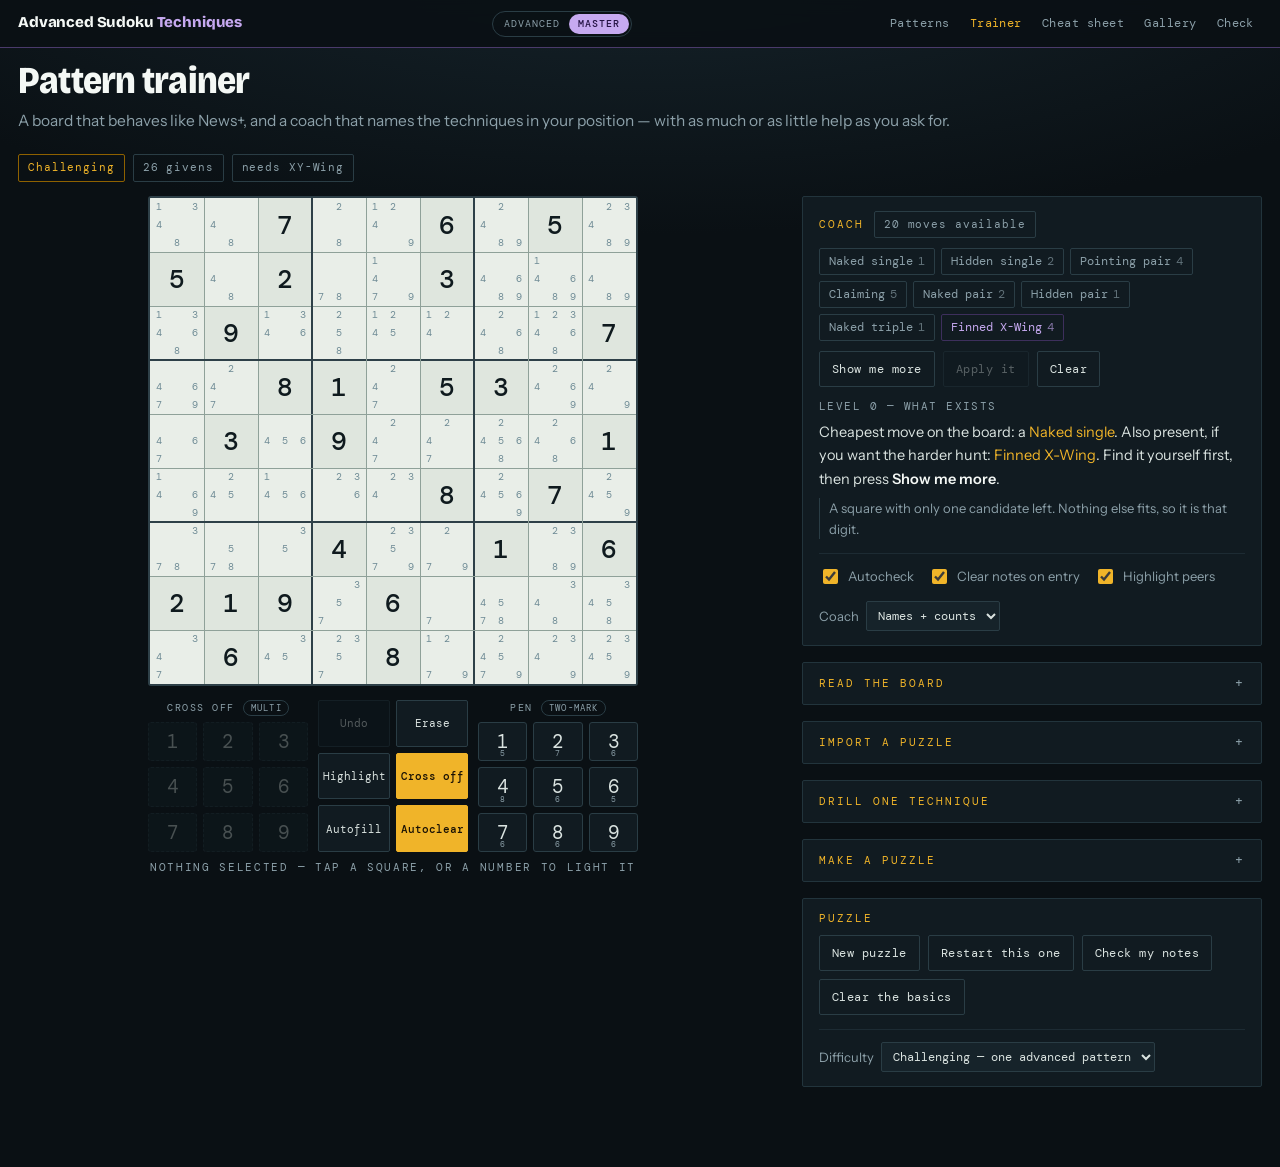
<file: trainer.html>
<!DOCTYPE html>
<html lang="en">
<head>
<meta charset="utf-8">
<meta name="viewport" content="width=device-width, initial-scale=1">
<title>Pattern trainer — Advanced Sudoku Techniques</title>
<meta name="description" content="A sudoku board that behaves like Apple News+ and names the techniques available in your position, one hint level at a time.">
<link rel="preconnect" href="https://fonts.googleapis.com">
<link rel="preconnect" href="https://fonts.gstatic.com" crossorigin>
<link href="https://fonts.googleapis.com/css2?family=Bricolage+Grotesque:opsz,wdth,wght@12..96,75..100,400;12..96,75..100,700;12..96,75..100,800&family=Instrument+Sans:wght@400;500;600&family=DM+Mono:wght@400;500&display=swap" rel="stylesheet">
<link rel="manifest" href="manifest.webmanifest">
<meta name="theme-color" content="#0A1014">
<link rel="icon" href="assets/icons/icon.svg" type="image/svg+xml">
<link rel="icon" href="assets/icons/favicon-32.png" sizes="32x32" type="image/png">
<link rel="apple-touch-icon" href="assets/icons/apple-touch-icon.png">
<meta name="mobile-web-app-capable" content="yes">
<meta name="apple-mobile-web-app-capable" content="yes">
<meta name="apple-mobile-web-app-status-bar-style" content="black">
<meta name="apple-mobile-web-app-title" content="AST">
<link rel="stylesheet" href="assets/css/site.css">
</head>
<body data-page="trainer">
<div class="trainer">

  <div class="sitebar">
    <span class="mark"><span class="mark-long">Advanced Sudoku <em>Techniques</em></span><span class="mark-short">AST</span></span>
    <nav>
      <a data-page="patterns" href="index.html">Patterns</a>
      <a data-page="trainer" aria-current="page" href="trainer.html">Trainer</a>
      <a data-page="cheatsheet" href="cheatsheet.html">Cheat sheet</a>
      <a data-page="gallery" href="gallery.html">Gallery</a>
      <a data-page="check" href="check.html">Check</a>
    </nav>
  </div>

  <header class="thead">
    <h1>Pattern trainer</h1>
    <p class="look">A board that behaves like News+, and a coach that names the techniques in your position &mdash; with as much or as little help as you ask for.</p>
    <div class="tmeta">
      <span class="badge lvl" id="mLevel">—</span>
      <span class="badge" id="mGivens">—</span>
      <span class="badge" id="mNeeds">—</span>
    </div>
  </header>

  <!-- Two columns on a wide screen: the board and its controls stay put on the
       left while the coach scrolls on the right. Below 1040px this is a plain
       block and the order is unchanged. -->
  <div class="tgrid">
  <div class="tplay">

  <div class="boardwrap" id="boardwrap">
    <!-- The grid lines are the svg inside the board, not borders on the squares:
         a border lands wherever the layout puts it and splits across two device
         pixels at 125% scaling, which is what made rules go missing. Filled by
         trainer.js; see .grid2 in the stylesheet for why. -->
    <div class="board" id="board" role="grid" aria-label="Sudoku board">
      <svg class="grid2" id="gridlines" viewBox="0 0 9 9" preserveAspectRatio="none" aria-hidden="true"></svg>
    </div>
    <svg class="geo2" id="geo" viewBox="0 0 9 9" preserveAspectRatio="none" aria-hidden="true"></svg>
  </div>

  <!-- Tools beside the pad rather than above it. The row they used to sit in
       was vertical space the board pays for directly — see .tplay's width in
       the stylesheet — and the 3x3 pad left a column of unused height next to
       it exactly the size of four buttons.

       What a key does depends on whether a square is selected, so the hint
       under the pads is not decoration — it is the only thing telling you what
       the next tap will be. -->
  <div class="padrow">
    <!-- Two keypads, one job each, and the tools between them. One pad that
         changed meaning with a mode was a question you had to answer before
         every press — this way the left hand marks notes and the right hand
         writes digits, and neither can be mistaken for the other. -->
    <div class="padside">
      <p class="padcap">
        <span id="capMark">Cross off</span>
        <button class="minitog" id="bMulti" aria-pressed="false" title="On: each tap adds a square to the selection. Off: a tap moves it. A mouse can always drag instead.">multi</button>
      </p>
      <div class="pad padmark" id="padMark"></div>
    </div>
    <div class="tools">
      <button class="tbtn" id="bUndo" title="Undo (also restores notes an entry removed)">Undo</button>
      <button class="tbtn" id="bErase" aria-pressed="false" title="Erase — the left pad removes a note, the right pad takes back a digit you wrote. Press again to go back to marking.">Erase</button>
      <!-- What the marking pad does when Erase is off. Six plain buttons on one
           grid rather than a joined pair among singles: the pair used to be
           wrapped in a segmented control, which made those two wider than the
           four beside them and their fill run edge to edge, so the same amber
           looked like two different sizes depending on which button wore it.
           aria-pressed already says which is live, on all three of these. -->
      <button class="tbtn" id="bHi" aria-pressed="false" title="Highlight — mark a note without changing what it means">Highlight</button>
      <button class="tbtn" id="bOff" aria-pressed="true" title="Cross off — a real elimination, drawn rather than deleted. Cross it again to put it back.">Cross off</button>
      <button class="tbtn" id="bAutofill" title="Fill every empty square with its possible numbers">Autofill</button>
      <button class="tbtn" id="bAutoclear" aria-pressed="true" title="After every entry, fill any square in that box whose notes have come down to one">Autoclear</button>
    </div>
    <div class="padside">
      <!-- Two-mark rides with the pen pad for the same reason multi rides with
           the marking pad: this is the pad whose keys light a digit when
           nothing is selected, and lighting the two-note squares is the same
           gesture asked about a shape instead of a digit. The one pattern the
           digit highlight cannot find is the XY-Wing, and every square in one
           is a two-mark square; with a digit lit as well, only the two-mark
           squares holding it stay bright — which is where its wings are. -->
      <p class="padcap">
        <span id="capPen">Pen</span>
        <button class="minitog" id="bTwos" aria-pressed="false" title="On: every square not down to exactly two notes steps back, leaving the squares an XY-Wing is built from. Light a digit as well and only the two-mark squares holding it stay bright.">two-mark</button>
      </p>
      <div class="pad padpen" id="padPen"></div>
    </div>
  </div>
  <p class="padlabel" id="padHint"></p>

  </div><!-- /.tplay -->
  <div class="tside">

  <section class="coach" id="coach">
    <div class="coachhead">
      <h2>Coach</h2>
      <span class="badge" id="cCount">—</span>
      <span class="badge" id="cTally" hidden title="Rungs of the ladder revealed, and moves the coach played for you, on this puzzle">—</span>
    </div>
    <div class="chips" id="chips"></div>
    <!-- Above the ladder rather than below it. Every press rewrites the
         paragraph and the six levels are nothing like the same length — level 0
         runs four lines, level 4 runs one — so a row sitting under that text
         walks up and down the panel as you work it, and the button you are
         pressing repeatedly is never twice in the same place. Nothing above the
         row changes between presses, so up here it holds still. -->
    <div class="coachrow lead">
      <button class="tbtn" id="bMore">Show me more</button>
      <button class="tbtn" id="bApply" disabled>Apply it</button>
      <button class="tbtn" id="bClearHint">Clear</button>
      <button class="tbtn" id="bQuizNext" hidden>Next round</button>
    </div>
    <p class="ladder" id="ladder"><span class="step">Ready</span>Make a move, or press Show me more for a nudge.</p>
    <p class="note" id="cNote"></p>
    <div class="setrow">
      <label><input type="checkbox" id="sAutocheck" checked> Autocheck</label>
      <label><input type="checkbox" id="sAutoRemove" checked> Clear notes on entry</label>
      <label><input type="checkbox" id="sHighlightPeers" checked> Highlight peers</label>
      <label>Coach
        <select id="sCoach">
          <option value="off">Off</option>
          <option value="names">Names only</option>
          <option value="full" selected>Names + counts</option>
        </select>
      </label>
    </div>
  </section>

  <!-- Read the board. The coach hands its answer down a ladder, one rung per
       press; this asks the opposite way round — you point at the squares and it
       says what they are. It is the anti-thesis of a trainer, which is why it
       is a mode you enter deliberately rather than something the board does all
       the time, and why the board changes colour while it is on. -->
  <details class="coach" id="inspector">
    <summary class="coachhead">
      <h2>Read the board</h2>
      <span class="badge" id="nCount" hidden>—</span>
    </summary>
    <p class="note" id="nNote">Select squares and it says what they make &mdash; even a pattern that kills nothing, which the coach never lists because there is no move in it. Squares on another screen? Use the <a href="check.html">pattern check</a>.</p>
    <div class="coachrow">
      <button class="tbtn" id="bInspect" aria-pressed="false">Inspect the board</button>
      <button class="tbtn" id="bInspClear" disabled>Clear selection</button>
    </div>
    <div class="report" id="nReport" hidden></div>
  </details>

  <!-- Import. The puzzle you are actually stuck on is never one of the
       thirty-two in the bank, and everything a bank entry carries — solution, technique
       tags, level — is derivable from the printed digits alone. So this asks
       for those and nothing else. See assets/js/import.js. -->
  <details class="coach" id="importer">
    <summary class="coachhead">
      <h2>Import a puzzle</h2>
      <span class="badge" id="iCount" hidden>—</span>
    </summary>
    <p class="note" id="iNote">Stuck on a puzzle somewhere else? Type in the digits it prints and the coach reads that one. You enter only the givens; it works out the rest.</p>

    <div class="coachrow" id="iStart">
      <button class="tbtn" id="bCapture">Type in a puzzle</button>
      <button class="tbtn" id="bPaste" title="81 characters, 0 or . for a blank — the box lays them out as a grid">Paste it instead</button>
    </div>

    <div class="coachrow" id="iCapRow" hidden>
      <button class="tbtn" id="bCapDone">Check it</button>
      <button class="tbtn" id="bCapClear">Clear grid</button>
      <button class="tbtn" id="bCapCancel">Cancel</button>
    </div>

    <div class="pastebox" id="iPasteBox" hidden>
      <textarea id="iText" rows="11" spellcheck="false"
        autocapitalize="off" autocorrect="off" autocomplete="off" inputmode="numeric"
        placeholder="123 456 789&#10;and so on,&#10;nine rows.&#10;&#10;0 or . for&#10;a blank."></textarea>
      <div class="coachrow">
        <button class="tbtn" id="bPasteLoad">Load it</button>
        <button class="tbtn" id="bPasteCancel">Cancel</button>
      </div>
    </div>

    <div class="coachrow" id="iAfter" hidden>
      <button class="tbtn" id="bCatchUp" title="Play every forced move from the printed digits and stop at the first advanced pattern">Catch me up</button>
      <button class="tbtn" id="bCopyLink">Copy link</button>
      <button class="tbtn" id="bFresh" title="Back to a bank puzzle — yours stays in the saved list below">New puzzle</button>
    </div>

    <p class="note" id="iResult"></p>
    <div class="chips" id="iSaved"></div>
  </details>

  <details class="coach" id="driller">
    <summary class="coachhead"><h2>Drill one technique</h2></summary>
    <p class="note" id="drillNote">Jumps to a real position where that technique is the move. Everything simpler is already played.</p>
    <div class="chips" id="drills"></div>
    <!-- Name it: the same positions dealt ten at a time with the technique
         withheld, and the coach's chip row turned into the answers. The
         gallery asks "is this one?"; this asks "which one?", on a live board. -->
    <p class="note">Or be dealt ten of these in a row, unnamed, and say which pattern each one holds.</p>
    <div class="coachrow">
      <button class="tbtn" id="bQuiz" aria-pressed="false">Name it &mdash; ten in a row</button>
    </div>
  </details>

  <!-- Make. The bank is thirty-two puzzles and a drill is cut from the same
       ones, so past a point every board is one you have seen. This makes a new
       one to order — press the patterns it must need, or none for one at the
       difficulty below — in a worker, so the board stays live while it looks.
       See assets/js/gen.js. -->
  <details class="coach" id="maker">
    <summary class="coachhead"><h2>Make a puzzle</h2></summary>
    <p class="note" id="kNote">A fresh puzzle, made here, that needs every pattern you press &mdash; and whatever else the way to the answer turns out to need. Press none for one at the difficulty below.</p>
    <div class="chips" id="needs"></div>
    <div class="coachrow">
      <button class="tbtn" id="bMake">Make one</button>
      <button class="tbtn" id="bMakeLink" hidden title="A made puzzle lives only here and in the link">Copy link</button>
    </div>
    <p class="note" id="kResult" role="status" aria-live="polite"></p>
  </details>

  <section class="coach">
    <div class="coachhead"><h2>Puzzle</h2></div>
    <div class="coachrow">
      <button class="tbtn" id="bNew">New puzzle</button>
      <button class="tbtn" id="bRestart">Restart this one</button>
      <button class="tbtn" id="bCheckNotes" title="The one thing News+ cannot check">Check my notes</button>
      <button class="tbtn" id="bClearBase" title="Play out every single, pointing pair, claiming and subset, and stop at the first advanced pattern">Clear the basics</button>
    </div>
    <!-- Named for what the puzzle asks of you rather than for how it feels:
         Easy needs nothing but singles, Normal adds pointing pairs and subsets,
         and the two hard tiers are split by how many advanced patterns you have
         to find. Changing it deals a new puzzle, which is what a difficulty
         selector is for — the button above deals another at the same setting. -->
    <div class="setrow">
      <label>Difficulty
        <select id="sTier">
          <option value="easy">Easy &mdash; singles only</option>
          <option value="normal">Normal &mdash; pointing and pairs</option>
          <option value="challenging" selected>Challenging &mdash; one advanced pattern</option>
          <option value="extra">Extra &mdash; two or more</option>
        </select>
      </label>
    </div>
  </section>

  </div><!-- /.tside -->
  </div><!-- /.tgrid -->

</div>

<script src="assets/js/tier.js"></script>
<script src="assets/js/core.js"></script>
<script src="assets/js/techniques.js"></script>
<script src="assets/js/master.js"></script>
<script src="assets/js/bank.js"></script>
<script src="assets/js/import.js"></script>
<script src="assets/js/gen.js"></script>
<script src="assets/js/trainer.js"></script>
<script src="assets/js/pwa.js" defer></script>
</body>
</html>
</file>
<file: assets/css/site.css>
:root{
  --ink:#0A1014;
  --panel:#111B21;
  --panel2:#16232A;
  --paper:#E9EEE8;
  /* Darker than it looks like it needs to be, and the reason is device pixels.
     A 1px hairline only lands on a whole device pixel at 100% and 200% display
     scaling. At 125% or 150% — Windows scaling, or browser zoom — it splits
     across two and each gets about 60% of the ink, so the rule renders at ~207
     luminance against 236 paper instead of 185. Three of the eight rules in
     each direction do this at any given size, which reads as the grid losing a
     line at random. Raising the floor is the half-measure that still applies
     wherever a rule is a border — the figures on the patterns page, the minis
     on the cheat sheet: at this value a halved rule carries more contrast than
     the old solid one did. The trainer's board no longer needs it, because the
     lines there are drawn rather than laid out and never split at all; see
     .grid2. */
  --rule:#8FA199;
  --rule-strong:#2E4048;
  --pencil:#61808C;
  --given:#0F1A1E;
  --amber:#F0B429;
  --amber-ink:#8E6100;
  /* The connector inks. A figure's solid lines are its pairs, one ink each in
     drawing order, and a dashed crossing line is drawn half in the ink of each
     pair it joins — see mini.py and core.js, which share the rule. Six is
     enough: only a long chain runs past it, and there the repeat is a dozen
     squares from its twin. All dark enough to hold on paper at a hairline's
     width, none of them the red that marks a kill, and the first is the amber
     the site has always drawn with, so a one-line figure looks as it did. */
  --link-0:#8E6100;
  --link-1:#1F5FA8;
  --link-2:#7A2E9E;
  --link-3:#0F7A6A;
  --link-4:#A02B7A;
  --link-5:#4E6A1F;
  --red:#E2543F;
  --red-ink:#B32E1B;
  --text:#DAE3E0;
  --mist:#8CA0A9;
  --sans:"Instrument Sans",system-ui,-apple-system,sans-serif;
  --disp:"Bricolage Grotesque","Helvetica Neue",system-ui,-apple-system,sans-serif;
  --mono:"DM Mono",ui-monospace,SFMono-Regular,Menlo,monospace;
  /* Heights of the two sticky bars, measured in the browser. Three rules depend
     on them agreeing — where the nav parks, and how far an anchored section has
     to sit below the top so it clears both. */
  --bar:48px;   /* .sitebar */
  --nav:87px;   /* the technique nav, wrapped to two rows */
}
*{box-sizing:border-box}
html{-webkit-text-size-adjust:100%}
body{
  margin:0;background:var(--ink);color:var(--text);font-family:var(--sans);
  font-size:16px;line-height:1.6;
  background-image:radial-gradient(120% 60% at 50% -10%, #17262E 0%, var(--ink) 60%);
  background-attachment:fixed;
}
.wrap{max-width:720px;margin:0 auto;padding:0 18px 96px}

/* ---------- hero ---------- */
.hero{padding:56px 0 28px;position:relative}
.kicker{font-family:var(--mono);font-size:11px;letter-spacing:.22em;text-transform:uppercase;color:var(--amber);margin:0 0 18px;text-wrap:balance}
h1{
  font-family:var(--disp);font-weight:800;font-size:clamp(36px,10vw,60px);
  line-height:.98;letter-spacing:-.02em;margin:0 0 18px;color:#F4F8F5;
  font-variation-settings:"wdth" 88;
}
h1 em{font-style:normal;color:var(--amber)}
.lede{font-size:clamp(16px,4.3vw,19px);color:var(--mist);margin:0 0 26px;max-width:52ch}
/* The four destinations, as a list rather than a paragraph with four links
   buried in it: a reader arriving here is choosing where to go, and a choice
   is scanned, not read. The link leads each line so the eye can run down the
   names alone. */
.goto{list-style:none;margin:0 0 24px;padding:0;display:grid;gap:9px;max-width:52ch}
.goto li{font-size:15.5px;line-height:1.5;color:var(--mist)}
.goto a{color:var(--amber);text-decoration:none;font-weight:500;margin-right:6px;white-space:nowrap}
.goto a:hover,.goto a:focus-visible{text-decoration:underline}
.legend{
  border:1px solid #22343C;border-radius:2px;background:var(--panel);
  padding:14px 16px;display:grid;gap:10px;margin-bottom:8px
}
.legend p{margin:0;font-size:13.5px;color:var(--mist);display:flex;gap:10px;align-items:center}
.swatch{width:26px;height:20px;flex:0 0 26px;border:1px solid var(--rule);background:var(--paper);position:relative;border-radius:1px}
.swatch.b{background:#F3DFA8}
.swatch.k::after{content:"7";position:absolute;inset:0;display:grid;place-items:center;font-family:var(--mono);font-size:11px;color:var(--red-ink);text-decoration:line-through}
.swatch.l::after{content:"";position:absolute;left:3px;right:3px;top:50%;height:2px;background:linear-gradient(90deg,var(--link-0) 50%,var(--link-1) 50%);border-radius:2px}

/* ---------- nav ----------
   The technique nav carries twelve links, 1342px of them measured, into a
   column that .wrap caps at 720px on every screen there is. So it never fitted
   on one line anywhere — and it was `overflow-x:auto` with both scrollbars
   suppressed, which on a mouse meant the last five sections had no bar to drag
   and no sign there was anywhere to drag to. They were simply unreachable.

   It wraps now. That costs a second row of sticky height, which .block's
   scroll-margin-top below has to match or every anchor lands under the nav.

   It also parks at --bar, not at 0. Both bars are sticky and both used to claim
   top:0, so the moment you scrolled the nav slid under .sitebar — which has the
   higher z-index — and 48px of it went behind an opaque bar. That is the whole
   nav on a phone and all but the second row on a laptop: the sections were
   doubly unreachable, once off the right edge and once behind the wordmark. */
nav{
  position:sticky;top:var(--bar);z-index:20;margin:0 -18px 8px;padding:10px 18px;
  background:rgba(10,16,20,.86);backdrop-filter:blur(8px);
  border-bottom:1px solid #1D2B33;
  display:flex;flex-wrap:wrap;gap:5px;
}
nav a{
  flex:0 0 auto;
  font-family:var(--mono);font-size:11.5px;letter-spacing:.04em;
  color:var(--mist);text-decoration:none;padding:5px 10px;white-space:nowrap;
  border:1px solid #22343C;border-radius:2px;
}
/* On a phone the wrap costs 193px of sticky bar — half the viewport, and worse
   than the problem it fixes. So below 560px it goes back to one scrolling line,
   where a swipe reaches the far end natively. The scrollbar stays visible this
   time: that is the piece whose absence made the desktop version unusable, and
   a narrow desktop window lands here too. */
/* Scoped to the technique nav by its label, not to `nav`: .sitebar has a nav of
   its own, and an unscoped rule here faded the wordmark's "Trainer" link too. */
@media (max-width:560px){
  :root{--nav:51px}   /* one row again, so the anchor offset shrinks with it */
  nav[aria-label="Techniques"]{
    flex-wrap:nowrap;overflow-x:auto;scrollbar-width:thin;scrollbar-color:#2E4048 transparent;
    /* Overlay scrollbars reserve no width and only surface mid-gesture, so at
       rest there is still nothing saying the row continues. The right edge
       fades instead. At this width it always overflows — 789px of it at the
       breakpoint itself — so the fade is never lying. */
    -webkit-mask-image:linear-gradient(to right,#000 calc(100% - 32px),transparent);
    mask-image:linear-gradient(to right,#000 calc(100% - 32px),transparent);
  }
  nav[aria-label="Techniques"]::-webkit-scrollbar{height:4px}
  nav[aria-label="Techniques"]::-webkit-scrollbar-thumb{background:#2E4048;border-radius:2px}
}
nav a:hover,nav a:focus-visible{color:var(--amber);border-color:var(--amber-ink)}
.hint{font-family:var(--mono);font-size:12px;color:var(--mist);border:1px dashed #2A3D45;padding:10px 12px;margin:0 0 16px;line-height:1.7}

/* ---------- prose blocks ---------- */
/* An anchored section has to clear both sticky bars stacked, not just one. */
.block{
  scroll-margin-top:calc(var(--bar) + var(--nav) + 8px);
  padding:34px 0 8px;border-top:1px solid #1D2B33;margin-top:34px;
}
h2{font-family:var(--disp);font-weight:700;font-size:clamp(24px,6.4vw,32px);line-height:1.06;letter-spacing:-.015em;margin:6px 0 10px;color:#F4F8F5}
h3{font-family:var(--disp);font-weight:700;font-size:18px;margin:26px 0 6px;color:#F4F8F5}
p{margin:0 0 14px}
.block ul,.block ol{margin:0 0 16px;padding-left:20px}
.block li{margin-bottom:8px}
b{color:#F4F8F5;font-weight:600}
code{font-family:var(--mono);font-size:.88em;color:var(--amber);background:#16232A;padding:1px 5px;border-radius:2px}

/* ---------- case ---------- */
/* Same offset as .block, and for the same reason — these are the sections the
   nav actually links to, so getting this wrong is the nav not working. */
.case{
  padding:38px 0 10px;border-top:1px solid #1D2B33;margin-top:30px;
  scroll-margin-top:calc(var(--bar) + var(--nav) + 8px);
}
.eyebrow{font-family:var(--mono);font-size:11px;letter-spacing:.18em;text-transform:uppercase;color:var(--mist)}
.eyebrow i{font-style:normal;color:var(--amber);margin-right:8px}
.casehead h2{margin:8px 0 8px}
.look{color:var(--mist);margin:0 0 20px;font-size:15.5px}

.fig{margin:0 0 20px;padding:0}
.gridwrap{position:relative;aspect-ratio:1;width:100%}
.grid{
  display:grid;grid-template-columns:repeat(9,1fr);grid-template-rows:repeat(9,1fr);
  width:100%;height:100%;background:var(--paper);
  border:2px solid var(--rule-strong);border-radius:2px;overflow:hidden;
}
.cell{
  border-right:1px solid var(--rule);border-bottom:1px solid var(--rule);
  display:grid;place-items:center;position:relative;min-width:0;
}
.cell:nth-child(9n){border-right:none}
.cell:nth-child(n+73){border-bottom:none}
.cell.bl{border-left:2px solid var(--rule-strong)}
.cell.bt{border-top:2px solid var(--rule-strong)}
.cell.unitline,.cell.unitbox{background:rgba(46,64,72,.09)}
.cell.given{background:#DFE6DE}
.cell.given.unitline,.cell.given.unitbox{background:#D8E0D8}
.dig{font-family:var(--mono);font-weight:500;font-size:clamp(13px,4.4vw,24px);color:var(--given)}
.marks{
  display:grid;grid-template-columns:repeat(3,1fr);grid-template-rows:repeat(3,1fr);
  width:100%;height:100%;place-items:center;
  font-family:var(--mono);font-size:clamp(6px,1.72vw,10px);line-height:1;color:var(--pencil);
}
.m{opacity:.85}
.m.key{color:var(--amber-ink);font-weight:500;opacity:1}
.grid.solo .marks{grid-template-columns:1fr;grid-template-rows:1fr;font-size:clamp(10px,3vw,17px)}
.grid.solo .m:not(.on){display:none}
.grid.solo .m.key{font-weight:500}
.cell.base{background:#F5DFA4}
.cell.base.given{background:#F5DFA4}
.cell.pivot{box-shadow:inset 0 0 0 2px var(--amber-ink)}

/* geometry overlay */
.geo{position:absolute;inset:0;width:100%;height:100%;pointer-events:none}
.geo line{stroke:var(--amber-ink);stroke-width:.055;stroke-linecap:round;opacity:.85}
.geo line.cross{stroke-dasharray:.16 .16;opacity:.6}
/* The inks, for all three overlays at once. Not on .case: the casing under a
   trainer line stays paper whatever colour rides on it. */
.geo line.c1,.geo2 line.c1,.geo3 line.c1{stroke:var(--link-1)}
.geo line.c2,.geo2 line.c2,.geo3 line.c2{stroke:var(--link-2)}
.geo line.c3,.geo2 line.c3,.geo3 line.c3{stroke:var(--link-3)}
.geo line.c4,.geo2 line.c4,.geo3 line.c4{stroke:var(--link-4)}
.geo line.c5,.geo2 line.c5,.geo3 line.c5{stroke:var(--link-5)}

/* reveal state */
.fig[data-state="shown"] .cell.target{background:rgba(226,84,63,.20)}
.fig[data-state="shown"] .m.kill{color:var(--red-ink);text-decoration:line-through;opacity:1;font-weight:500}
.sol{font-family:var(--mono);font-size:clamp(13px,4.4vw,24px);color:var(--amber-ink);visibility:hidden}
.fig[data-state="shown"] .sol{visibility:visible}

h3.sub{font-family:var(--mono);font-size:11px;letter-spacing:.18em;text-transform:uppercase;color:var(--mist);font-weight:400;margin:26px 0 10px}
.scan{background:var(--panel);border:1px solid #22343C;border-radius:2px;padding:14px 16px 6px;margin:0 0 14px}
.scan > span,.auto > span{display:block;font-family:var(--mono);font-size:10.5px;letter-spacing:.18em;text-transform:uppercase;color:var(--amber);margin-bottom:6px}
.scan ol{margin:0;padding-left:20px}
.scan li{font-size:14.5px;color:var(--text);margin-bottom:9px;padding-left:2px}
.scan li::marker{color:var(--amber);font-family:var(--mono);font-size:12px}
.auto{border:1px dashed #2A3D45;border-radius:2px;padding:14px 16px;margin:0 0 14px}
.auto > span{color:var(--mist)}
.auto p{font-size:14.5px;color:var(--mist);margin:0}
.watch{font-size:14.5px;color:var(--mist);margin:0 0 6px;padding-left:14px;border-left:2px solid rgba(226,84,63,.5)}
.watch span{display:block;font-family:var(--mono);font-size:10.5px;letter-spacing:.18em;text-transform:uppercase;color:var(--red);margin-bottom:5px}
.block ol.triage,.block ol.order{list-style:none;padding-left:0;margin:0 0 18px}
.triage li{border-bottom:1px solid #1D2B33;padding:12px 0;display:grid;gap:5px}
.triage .see{font-size:15px;color:#F4F8F5}
.triage .try{font-family:var(--mono);font-size:12.5px;color:var(--amber);line-height:1.5}
.only{font-family:var(--mono);font-size:11.5px;color:var(--mist);margin:12px 0 12px;line-height:1.5}
.reveal{
  font-family:var(--mono);font-size:12px;letter-spacing:.06em;
  background:transparent;color:var(--amber);border:1px solid var(--amber-ink);
  padding:9px 14px;border-radius:2px;cursor:pointer;
}
.reveal:hover{background:rgba(240,180,41,.10)}
.reveal:focus-visible{outline:2px solid var(--amber);outline-offset:2px}

.steps{counter-reset:s;list-style:none;padding:0;margin:0 0 18px}
.steps li{
  counter-increment:s;position:relative;padding-left:30px;margin-bottom:12px;font-size:15.5px;color:var(--text)
}
.steps li::before{
  content:counter(s);position:absolute;left:0;top:1px;
  font-family:var(--mono);font-size:11px;color:var(--amber);
  border:1px solid #2A3D45;width:20px;height:20px;display:grid;place-items:center;border-radius:2px;
}
.hunt{
  background:var(--panel);border-left:2px solid var(--amber);padding:14px 16px;
  font-size:14.5px;color:var(--mist);margin:0
}
.hunt span{
  display:block;font-family:var(--mono);font-size:10.5px;letter-spacing:.18em;
  text-transform:uppercase;color:var(--amber);margin-bottom:6px
}
/* The number hangs in the padding rather than being a flex item beside the
   text. As a flex row, every <b> or <a> in an item became a flex item of its
   own, so "Run the <a>Advanced order</a> to its end" set as three columns
   with 14px gutters. */
.order{list-style:none;padding:0;margin:0 0 18px;counter-reset:o}
.order li{
  counter-increment:o;position:relative;padding:11px 0 11px 40px;border-bottom:1px solid #1D2B33;font-size:15px
}
.order li::before{
  content:counter(o,decimal-leading-zero);font-family:var(--mono);font-size:12px;color:var(--amber);
  position:absolute;left:0;top:14px
}
footer{margin-top:44px;padding-top:20px;border-top:1px solid #1D2B33;color:var(--mist);font-size:13px}
/* Prose links on the two lesson pages, underlined like the hero's inline-amber
   ones. The master page's body and footer links had no rule at all and came
   out in the browser's own blue on a near-black page. */
.wrap .block a,.wrap footer a{color:var(--amber)}
@media (prefers-reduced-motion:no-preference){
  .geo line{stroke-dasharray:12;stroke-dashoffset:12;animation:draw .7s ease forwards}
  .geo line.cross{animation:none;stroke-dashoffset:0}
  @keyframes draw{to{stroke-dashoffset:0}}
}

/* ============================================================
   Site chrome shared by the lesson and the trainer
   ============================================================ */
.sitebar{
  position:sticky;top:0;z-index:30;display:flex;align-items:baseline;gap:16px;
  padding:10px 18px;margin:0 -18px;background:rgba(10,16,20,.9);
  backdrop-filter:blur(8px);border-bottom:1px solid #1D2B33;
}
.sitebar .mark{font-family:var(--disp);font-weight:800;font-size:15px;color:#F4F8F5;letter-spacing:-.01em;white-space:nowrap}
/* The full name plus both nav links do not fit one line on a phone: at 390px
   it wrapped to two, and this bar is sticky, so it stole that height from the
   board on every screen of every puzzle. Below 480px the wordmark contracts to
   the same acronym the installed app uses. */
.sitebar .mark-short{display:none}
@media (max-width:480px){
  .sitebar .mark-long{display:none}
  .sitebar .mark-short{display:inline}
}
.sitebar .mark em{font-style:normal;color:var(--amber)}
.sitebar nav{position:static;margin:0;padding:0;background:none;border:none;backdrop-filter:none;overflow:visible;display:flex;gap:4px;margin-left:auto}
.sitebar nav a{border:none;padding:4px 8px;font-size:12px}
.sitebar nav a[aria-current="page"]{color:var(--amber)}
/* How the bar copes with five destinations is a container question, not a
   viewport one — see the tier switch block below, which owns both steps. */

/* ============================================================
   Trainer
   ============================================================ */
.trainer{max-width:560px;margin:0 auto;padding:0 18px 80px}
.thead{padding:22px 0 14px}
.thead h1{font-size:clamp(26px,7vw,38px);margin-bottom:10px}
.tmeta{display:flex;flex-wrap:wrap;gap:8px;align-items:center;margin-bottom:4px}
.badge{
  font-family:var(--mono);font-size:11px;letter-spacing:.08em;padding:4px 9px;
  border:1px solid #2A3D45;border-radius:2px;color:var(--mist);white-space:nowrap;
}
.badge.lvl{color:var(--amber);border-color:var(--amber-ink)}

/* board */
/* container-type makes this the reference box for the cqw units below. The
   board used to scale off the viewport, which was the same thing back when it
   was the only column; in the two-column layout the viewport keeps growing
   while the board does not, so vw sizing would blow the digits out. */
.boardwrap{
  position:relative;aspect-ratio:1;width:100%;margin:0 0 14px;touch-action:manipulation;
  container-type:inline-size;
}
/* The grid is drawn as one SVG laid over the squares, not as borders on them,
   and every line in it is marked shape-rendering:crispEdges.

   A border is a band the browser paints wherever the layout says, and at 125%
   or 150% scaling that place is half a device pixel out: the band splits over
   two rows of pixels, each takes a share of the ink, and three of the eight
   rules in each direction come out pale enough to read as absent. Darkening
   the colour (which is why --rule is what it is) made the pale ones darker; it
   could not stop the split. Neither can a gap in a coloured background —
   measured at 125%, the same three rules land at 175 against 236 paper instead
   of 155, because the squares either side of the gap are not snapped either.

   crispEdges is the one thing that says do not antialias this: the line is
   moved onto whole device pixels and drawn at full strength. Measured at 100%,
   125% and 150%, on boards 459, 517.33 and 620.5px wide, all sixteen rules
   come out at their exact colour every time.

   vector-effect:non-scaling-stroke because the viewBox is 9x9 — one unit per
   square, so a line sits at x=3 rather than at some pixel figure that changes
   with the board — and without it the stroke would scale with the board too. */
.grid2{position:absolute;inset:0;width:100%;height:100%;pointer-events:none;z-index:3}
.grid2 line{stroke:var(--rule);stroke-width:1;shape-rendering:crispEdges;vector-effect:non-scaling-stroke}
.grid2 line.box{stroke:var(--rule-strong);stroke-width:2}
.board{
  display:grid;grid-template-columns:repeat(9,1fr);grid-template-rows:repeat(9,1fr);
  position:relative;
  width:100%;height:100%;background:var(--paper);
  border:2px solid var(--rule-strong);border-radius:3px;overflow:hidden;
  user-select:none;-webkit-user-select:none;
}
.sq{
  display:grid;place-items:center;position:relative;min-width:0;min-height:0;cursor:pointer;
  background:var(--paper);transition:background .12s ease;
}
.sq.given{background:#DFE6DE}
.sq.peer{background:#DDE4DD}
.sq.given.peer{background:#D3DCD3}
.sq.hit{background:#CFEAC2}
/* Level 2's tint — "look at this row" — and the one colour on the board a
   person has to FIND rather than merely read. It used to be a grey at .10 over
   a paper that is itself a grey-green, which composites to within a couple of
   points of .given and .peer: a tint you can only see by knowing where it is,
   which is the one thing it exists to tell you. Blue instead, and solid: it is
   the only cool hue on a board whose other three states are green (selected),
   amber (the pattern) and red (what dies), so it cannot be mistaken for any of
   them, and it stays out of the amber the later levels paint on top of it. */
.sq.unit{background:#C7D7E6}
.sq.given.unit{background:#BFD1DE}
.sq.pat{background:#F5DFA4}
.sq.pat.given{background:#F5DFA4}
.sq.pivot{box-shadow:inset 0 0 0 2px var(--amber-ink)}
.sq.tgt{background:rgba(226,84,63,.22)}
.sq:focus-visible{outline:2px solid var(--amber);outline-offset:-2px;z-index:2}
/* Selection, which is now a set rather than a caret. A ring rather than a
   fill, because the fills are all spoken for — blue unit, amber pattern, red
   kill — and four green squares would read as four findings. Deep blue is the
   one ink here already about you rather than about the puzzle (.sq.user .val
   wears it for a digit you placed).

   .last keeps the old green square for exactly one of them: the pen writes
   into a single square, so the one it would write into has to be obvious. */
.sq.sel{box-shadow:inset 0 0 0 3px #1D5B8C;z-index:1}
.sq.sel.last{background:#BFE3B4}
.sq.sel.last.given{background:#B6DBAB}

/* The digit and the notes share one grid cell. Without this they are two grid
   items, so .sq lays them out as two rows — the digit centred in the taller
   upper row and the collapsed notes grid under it, which put every placed digit
   about 8px above the true centre of its square. */
.sq > .val,.sq > .notes{grid-area:1/1}
/* Above the connector overlay, for the same reason the coach's notes are: a
   line drawn down a column runs through the middle of every digit in it, and a
   1 is a vertical stroke the line erases outright. No fill behind it — a digit
   is heavy enough to read as drawn over the line, and a fill would have to
   match a square whose colour changes with the hint level. */
.sq > .val{z-index:4}

/* Second declaration wins where container queries are supported and is ignored
   where they are not, so the vw line stays as the fallback. */
.val{font-family:var(--mono);font-weight:500;font-size:clamp(15px,5.2vw,28px);color:var(--given);position:relative}
.val{font-size:clamp(15px,5.4cqw,28px)}
.sq.user .val{color:#1D5B8C}
.sq.bad .val{color:var(--red-ink)}
.sq.bad .val::after{
  content:"";position:absolute;left:-14%;right:-14%;top:50%;height:2px;
  background:var(--red);transform:rotate(-38deg);border-radius:2px;
}
.notes{
  display:grid;grid-template-columns:repeat(3,1fr);grid-template-rows:repeat(3,1fr);
  width:100%;height:100%;min-height:0;overflow:hidden;place-items:center;
  font-family:var(--mono);font-size:clamp(6px,2vw,11px);line-height:1;color:var(--pencil);
}
.notes{font-size:clamp(6px,2.1cqw,11px)}
.nt{opacity:0;position:relative}
.nt.on{opacity:.9}
.nt.lit{
  opacity:1;color:#14532D;font-weight:500;background:#8FD48A;
  border-radius:2px;padding:0 2px;margin:-1px -1px;
}
.nt.patd{color:var(--amber-ink);font-weight:500;opacity:1}
/* The one note the coach is telling you to rub out, so it has to survive being
   read at 9px on a tinted square. text-decoration:line-through drew a hairline
   the same weight as the glyph's own strokes, at the same height as the
   connector lines below — a horizontal scratch across 4, 5 and 6 that left you
   guessing which of the three the coach meant. A drawn slash instead, at the
   angle .sq.bad puts through a wrong digit, so a deletion looks like a deletion
   wherever the board makes one.

   The background here only has to beat the green .lit chip a focus digit wears:
   the same note cannot be both the digit you are tracking and one that is
   simply alive. The chip it actually paints comes from .sq.tgt .nt.dead below,
   which is that square's own red — see the note there about cutting the line
   rather than tinting the digit. */
.nt.dead{
  opacity:1;color:var(--red-ink);font-weight:600;text-decoration:none;
  background:none;padding:0 2px;margin:-1px -1px;
}
/* Wider than the glyph on purpose. A slash that starts and stops inside the
   digit reads as part of it — 6 with a bar through it is nearly an 8 at 11px —
   so the ends have to show outside. */
.nt.dead::after{
  content:"";position:absolute;left:-2px;right:-2px;top:50%;
  height:max(1.25px,.13em);background:var(--red);border-radius:1px;
  transform:translateY(-50%) rotate(-38deg);
}
/* Your own two marks on a note. Violet for a highlight, because every other
   colour on this board is already the coach talking: green is the focus digit,
   amber the pattern, red what dies, blue the unit. This one is yours.

   Colour only, no chip. The filled square is what says "this is the digit you
   are hunting", and it has to stay scannable across eighty-one squares — put
   one behind every highlight too and the two read as the same signal, so the
   focus digit stops jumping out of the grid the moment you highlight anything.
   A highlight you can pick out by hue alone; the focus digit you can pick out
   without reading at all. */
.nt.hi{opacity:1;color:#6435C9;font-weight:600;background:none;padding:0;margin:0}
/* Except when the highlighted note IS the focus digit — and then the chip stays
   GREEN. It used to turn violet, which meant the board answered "this is a 1"
   in two colours: you scan a row for green chips, and the one 1 you had already
   marked yourself is the one you skip. The chip is the answer to WHICH DIGIT,
   so it never changes hue; the violet moves into the ink, where it says "and
   this one is mine" without competing for the same read. */
.nt.hi.lit{
  color:#3B1E7A;background:#8FD48A;
  border-radius:2px;padding:0 2px;margin:-1px -1px;
}
/* Crossed off. A real elimination — the coach reads notes minus these — but
   drawn rather than deleted, so it can be taken back by crossing it again.
   Pencil-dark and struck, not red: red is what the coach is proposing to kill,
   and this is what you have already decided. */
/* Set back, but not so far back that you cannot tell which digit you struck —
   the mark is only useful if you can read what it is a mark on. */
.nt.xoff{opacity:.7;color:var(--pencil);font-weight:400}
.nt.xoff::after{
  content:"";position:absolute;left:-2px;right:-2px;top:50%;
  height:max(1.25px,.13em);background:var(--pencil);border-radius:1px;
  transform:translateY(-50%) rotate(-38deg);
}
.nt.miss{color:var(--red-ink);font-weight:700;opacity:1}
/* The coach's own marks sit ABOVE the connectors, not under them.

   A connector runs to the CENTRE of each square it joins, and the centre of a
   square is exactly where the 5 of the pencil grid sits. Every other digit is
   grazed by a line passing through; 5 is destroyed by one arriving. An X-Wing
   on 5 lands all four ends on the four notes it was drawn to point at — and a
   junction end cannot be pulled back the way a free end can, because corners
   that do not meet are not a rectangle.

   So the line gives way instead. This is the convention a map uses where a
   label crosses a road: the road passes behind and the label survives. Only
   the three marks the coach is actually pointing at are raised — raise every
   note and the line is nibbled by three dozen pale digits it has nothing to
   say about. */
.nt.lit,.nt.patd,.nt.dead,.nt.hi,.nt.xoff{z-index:4}
/* Raised is not enough on its own: without a fill the line shows through the
   counter of a 6 or an 8 and the digit still reads as struck. The chip is the
   colour of the square it sits on, exactly — a hole punched in the line rather
   than a tile laid on top of it. .lit brings its own green and needs none. */
/* :not(.lit) because a pattern square's own digit is usually the focus digit
   too, and it wears both classes. .lit's green is already opaque and already
   cuts the line — overriding it here would trade the most visible chip on the
   board for amber text on an amber tile, which is the very thing this is
   trying to fix. */
.sq.pat .nt.patd:not(.lit){background:#F5DFA4;border-radius:2px;padding:0 2px;margin:-1px -1px}
/* .sq.tgt beats .sq.pat on the square itself, so it has to beat it here too. A
   hidden pair is both at once — its eliminations are inside its own cells —
   and #E7CCC3 is what that red wash composites to over the paper. */
.sq.tgt .nt.patd:not(.lit),.sq.tgt .nt.dead{
  background:#E7CCC3;border-radius:2px;padding:0 2px;margin:-1px -1px;
}
.board.solo .nt.on:not(.solo){opacity:.13}
/* Seeking one digit. .board.solo above is the coach's version and works on
   notes: it fades every note that is not the finding's digit, wherever it sits.
   This one is yours and works a level up — a square that cannot hold the focus
   digit at all goes quiet whole, placed digit and notes together — so "where
   are the 1s" is answered by nine square-sized reads across a row instead of
   thirty glyph-sized ones. A chip you have to find is a chip you can miss.

   The opacity goes on the contents, never on .sq: the square's own fill is the
   coach talking (blue unit, amber pattern, red kill) and that has to survive
   you looking at a digit. Dimmed, not hidden — the givens are how you keep
   your place on the board, and this still reads as a digit at arm's length. */
.board.seek .sq.cold > .val{opacity:.3}
/* Two exceptions, both about not stepping on something that outranks you.
   :not(.solo) leaves the coach's harder dim above in charge wherever it
   applies. patd, dead and miss are the coach pointing at one specific note,
   and they stay lit even in a square you have looked past — there are two or
   three of them on the whole board, and being able to act on a hint is the
   reason you asked for it. */
.board.seek:not(.solo) .sq.cold .nt.on:not(.patd):not(.dead):not(.miss){opacity:.26}
.geo2{position:absolute;inset:0;width:100%;height:100%;pointer-events:none;z-index:4}
/* Every connector runs through the centres of the squares it joins — which is
   the middle row of the pencil marks, where 4, 5 and 6 live. At .05 of a cell
   the ink was the same weight as those digits and merged with them. Heavier,
   opaque, and drawn over a pale casing (.case, laid down first by trainer.js)
   that lifts it off whatever the line crosses. */
/* .044, down from .062. The weight was doing two jobs and now only does one:
   it no longer has to survive being read against the digits it crosses, since
   they paint over it. What is left is the job of being seen at all, and a
   thinner line does that with less of the board under it. */
.geo2 line{stroke:var(--amber-ink);stroke-width:.044;stroke-linecap:round;opacity:1}
.geo2 line.cross{stroke-dasharray:.13 .13;opacity:.8}
/* After .cross on purpose: the casing of a dashed line is dashed too, and it
   takes that dasharray from the rule above. Same specificity, so source order
   is what stops .cross repainting the casing amber. */
.geo2 line.case{stroke:var(--paper);stroke-width:.11;opacity:.55}

/* controls */

/* The tools sit beside the pad, not above it, and the two stretch to the same
   height: four control rows against three key rows, which is why the buttons
   come out a little taller than they were. The row this replaced cost ~46px of
   vertical space, and .tplay's width below converts that straight into board. */
/* Marking pad, tools, pen pad. Wraps on a narrow screen, where three columns
   would leave keys too small to hit: the two pads stay side by side and the
   tools drop underneath as a 3x2 block. */
.padrow{display:flex;justify-content:center;align-items:stretch;gap:10px;margin:0 0 8px;flex-wrap:wrap}
/* A small basis that grows: the row has to fit inside the board's width, which
   is 459px on a 900px-tall window and 620px on a tall one, so the pads take
   whatever the tools column leaves rather than asking for a fixed size and
   wrapping when they cannot have it. */
.padside{display:flex;flex-direction:column;gap:5px;flex:1 1 140px;min-width:0}
/* Which hand does what, said once above each pad rather than inferred from a
   mode indicator somewhere else. */
.padcap{
  margin:0;font-family:var(--mono);font-size:9.5px;letter-spacing:.16em;
  text-transform:uppercase;color:var(--mist);
  display:flex;align-items:center;justify-content:center;gap:8px;min-height:17px;
}
/* Multi rides with the pad it matters most to rather than taking a slot in the
   tools, where it was the one control that was not half of a pair and made the
   column look crowded for it. Sized to the caption it sits beside: this is a
   switch you set once and forget, not one of the things you are pressing. */
/* Centring a line box is not the same as centring the letters in it, and at
   this size the difference shows. The line box reserves descender depth that
   an all-caps word never uses, so align-items:center leaves the glyphs high:
   measured off a 4x screenshot, the ink sat 1.88px above the middle of a 16px
   pill. The padding-top puts it back.

   The value is measured, not derived — the shift per pixel of padding is not
   the half you would expect, and .44em overshot to 1.12px low. Anything from
   about .16em to .27em lands within an eighth of a pixel, because the result
   snaps to device pixels; .22em sits in the middle of that band.

   To re-measure: screenshot at dpr 4, find the amber blob, and compare the
   vertical middle of the dark pixels against the middle of the blob.

   The trailing letter-spacing is padded out on the right so the word looks
   centred rather than nudged left by the space after its last letter. */
.minitog{
  font-family:var(--mono);font-size:8.5px;letter-spacing:.14em;text-transform:uppercase;
  background:transparent;color:var(--mist);border:1px solid #2A3D45;
  border-radius:9px;cursor:pointer;line-height:1;
  display:inline-flex;align-items:center;justify-content:center;
  height:16px;padding:.22em 6px 0 7px;
}
.minitog:hover{border-color:var(--amber-ink);color:var(--text)}
.minitog[aria-pressed="true"]{
  background:var(--amber);border-color:var(--amber);color:#1A1205;font-weight:500;
}
.minitog:focus-visible{outline:2px solid var(--amber);outline-offset:2px}
/* Two columns of three, against the pad's three rows of keys — the tools row
   and the key rows now line up exactly, where four tool rows against three key
   rows never did. Pairs by kind, which is the whole point of the arrangement:
   the two that take something back on the top row, the two that write notes for
   you on the bottom, and the mode switch between them. */
.tools{
  flex:0 0 150px;display:grid;
  grid-template-columns:1fr 1fr;grid-template-rows:repeat(3,1fr);gap:6px;margin:0;
}

.tools .tbtn{padding:8px 3px;text-align:center;font-size:11px;letter-spacing:0}
/* The basis is set by the longest label at this size — "Autoclear" is 9 mono
   characters, and two of them plus the gap is what 150px buys. Every pixel here
   comes straight out of the keypad beside it, which on a 390px phone is the
   difference between a 62px key and a 67px one. */
.tbtn{
  font-family:var(--mono);font-size:12px;letter-spacing:.04em;
  background:var(--panel);color:var(--text);border:1px solid #2A3D45;
  padding:9px 12px;border-radius:2px;cursor:pointer;
}
.tbtn:hover{border-color:var(--amber-ink)}
.tbtn:focus-visible{outline:2px solid var(--amber);outline-offset:2px}
.tbtn[aria-pressed="true"]{background:var(--amber);color:#1A1205;border-color:var(--amber);font-weight:500}
.tbtn:disabled{opacity:.35;cursor:default}

/* Three by three, the shape News+ uses, and not an arbitrary one: the notes
   inside a square are laid out on the same 3x3 with the same digit order, so
   "the 7 is bottom-left" is one fact about the pad and the square both.
   Width-capped rather than filling the column — three keys across a 600px board
   would be 200px each. It shrinks below that basis when the tools column beside
   it leaves less: on a 390px phone that lands the keys at ~71px, still a
   comfortable thumb target. */
/* No flex-basis. The pad now sits in a COLUMN flex container (.padside), where
   a basis is a height — and with aspect-ratio on the keys a definite height
   drives their width, which blew the 3 columns out to 85px inside a 145px pad.
   Width comes from .padside, height follows the keys. */
.pad{
  display:grid;grid-template-columns:repeat(3,1fr);gap:6px;
  min-width:0;margin:0;
}
/* Scoped to .pad on purpose. `key` is not a unique name: index.html marks the
   decisive pencil mark in a figure as `.m.key`, and an unscoped `.key` rule
   here painted those little digits with the keypad's panel background, border
   and aspect ratio. */
.pad .key{
  font-family:var(--mono);font-size:clamp(18px,6vw,26px);
  background:var(--panel2);color:var(--text);border:1px solid #2A3D45;
  aspect-ratio:1;border-radius:3px;cursor:pointer;display:grid;place-items:center;
  position:relative;padding:0;
}
/* Focus mode — nothing selected, so a tap lights a digit instead of entering
   it. Sunk a shade, which is as loud as this needs to be: the hint line under
   the pad says it in words and the lit key says which. */
.pad.focusmode .key{background:var(--panel)}
.pad .key:hover{border-color:var(--amber-ink)}
.pad .key:focus-visible{outline:2px solid var(--amber);outline-offset:2px}
.pad .key .left{
  position:absolute;bottom:2px;left:0;right:0;font-size:8px;color:var(--mist);
}
.pad .key.done{opacity:.3}
.pad .key.focused{background:#2E5A32;border-color:#8FD48A;color:#DFF3DC}

/* The marking pad reads back the selection: a key is lit when every selected
   square carrying that note already carries the mark, which is also exactly
   when pressing it would take the mark off. It wears the colour the mark wears
   on the board — the pad is showing you the same thing the square is, and two
   colours for one fact read as two facts. The dot carries the state without
   relying on hue. */
.padmark .key{border-style:dashed}
/* Each state wears what it wears on the board, or the pad is telling you a
   different story from the square. Crossed off is the pencil grey and the
   strike; highlighted is the violet. */
.padmark .key.noted{
  background:#9AACA3;border-color:#9AACA3;color:#1A2A24;
  border-style:solid;font-weight:500;text-decoration:line-through;
}
.padmark.himode .key.noted{
  background:#C6A9F0;border-color:#C6A9F0;color:#2E1A55;text-decoration:none;
}
/* In Erase both pads take something away rather than putting it on, so both
   wear the same warning edge — the keys carry no state, because there is none
   to read back when the press removes rather than toggles. */
.pad.rubmode .key{border-style:solid;border-color:#5A3038;color:#E8B9AE}
.pad.rubmode .key:hover{border-color:var(--red)}
.pad.rubmode .key .left{color:#A2837C}
.pad .key.noted::before{
  content:"";position:absolute;top:3px;right:3px;width:5px;height:5px;
  border-radius:50%;background:currentColor;opacity:.55;
}
.pad .key.noted.done{opacity:.45}
/* The remaining-count is --mist against the dark keys; on the green one that
   is barely there. */
.pad .key.noted .left{color:currentColor;opacity:.75}
.padlabel{
  font-family:var(--mono);font-size:10.5px;letter-spacing:.16em;text-transform:uppercase;
  color:var(--mist);margin:0 0 6px;text-align:center
}

/* coach */
.coach{border:1px solid #22343C;border-radius:2px;background:var(--panel);padding:14px 16px;margin:16px 0 0}
.coachhead{display:flex;align-items:center;gap:10px;margin-bottom:10px;flex-wrap:wrap}
/* The three panels below the coach are reference rather than play: you open
   Import when you have a puzzle to type in, Drill when you want a different
   position, Read the board when you want to check a reading. Collapsed they
   cost a line each, which is what keeps the column from running well past the
   board it is meant to sit beside. */
details.coach > summary.coachhead{
  cursor:pointer;margin-bottom:0;list-style:none;
}
details.coach > summary.coachhead::-webkit-details-marker{display:none}
/* The marker is drawn rather than borrowed so it can sit at the end of the row
   and match the mono heading beside it. */
details.coach > summary.coachhead::after{
  content:"+";margin-left:auto;font-family:var(--mono);font-size:13px;color:var(--mist);
  line-height:1;padding:0 2px;
}
details.coach[open] > summary.coachhead{margin-bottom:10px}
details.coach[open] > summary.coachhead::after{content:"\2212"}
details.coach > summary.coachhead:hover::after{color:var(--amber)}
details.coach > summary.coachhead:focus-visible{outline:2px solid var(--amber);outline-offset:3px}
.coachhead h2{font-family:var(--mono);font-size:11px;letter-spacing:.18em;text-transform:uppercase;
  color:var(--amber);margin:0;font-weight:400}
/* position:relative here, not on .chipwrap, is load-bearing: it makes .chips
   the containing block for every .tip, so a popup spans the row and is
   anchored to it. Anchoring to the chip instead would push the tooltip of a
   right-hand chip out through the side of the panel. */
.chips{display:flex;flex-wrap:wrap;gap:6px;margin:0 0 10px;position:relative}
.chipwrap{display:inline-flex}
.tip{
  position:absolute;top:calc(100% + 6px);left:0;right:0;z-index:20;
  background:#0C171D;border:1px solid var(--amber-ink);border-radius:3px;
  padding:9px 11px;font-family:var(--sans);font-size:12.5px;line-height:1.5;
  color:var(--text);text-align:left;pointer-events:none;
  opacity:0;visibility:hidden;transition:opacity .12s ease;
  box-shadow:0 10px 26px rgba(0,0,0,.55);
}
.tip b{color:var(--amber);font-weight:500}
.chipwrap:hover .tip,
.chipwrap:focus-within .tip{opacity:1;visibility:visible}
@media (prefers-reduced-motion:reduce){.tip{transition:none}}
.chip{
  font-family:var(--mono);font-size:11.5px;padding:5px 9px;border-radius:2px;cursor:pointer;
  border:1px solid #2A3D45;background:transparent;color:var(--mist);
}
.chip:hover{border-color:var(--amber-ink);color:var(--amber)}
.chip .n{opacity:.65;margin-left:5px}
.chip.adv{border-color:#4A3A12;color:var(--amber)}
.chip[aria-pressed="true"],
.chip.adv[aria-pressed="true"]{background:var(--amber);color:#1A1205;border-color:var(--amber);font-weight:500}
.ladder{font-size:14.5px;color:var(--text);margin:0 0 10px;min-height:1.5em}
.ladder .step{display:block;color:var(--mist);font-family:var(--mono);font-size:10.5px;
  letter-spacing:.14em;text-transform:uppercase;margin-bottom:5px}
.ladder b{color:#F4F8F5}
.ladder em{font-style:normal;color:var(--amber)}
/* The technique definition, under the hint that names it. Set back from the
   instruction above it: this is reference, not the next thing to do. */
.ladder .def{
  display:block;margin-top:7px;padding-left:9px;font-size:13px;
  color:var(--mist);border-left:1px solid #2A3D45;
}
.coachrow{display:flex;gap:8px;flex-wrap:wrap}
/* The hint controls, which sit above the ladder rather than below it so that
   rewriting the paragraph cannot move them. See trainer.html. */
.coachrow.lead{margin:0 0 12px}
.note{font-size:13px;color:var(--mist);margin:10px 0 0}
/* A row of chips or buttons under a note sat flush against its last line: the
   note has no bottom margin and the rows have no top one. Two panels patched
   this with inline styles and three did not. */
.note + .chips,.note + .coachrow{margin-top:10px}
/* The result lines and the saved list are empty until something happens, and
   their margins still stood there, deepening the foot of Import and Make. Not
   display:none — #kResult is a live region, and one that leaves the
   accessibility tree is not announced when it is filled. Panels only: the
   check page's flash line is a .note too, and it holds its space empty on
   purpose so the column does not jump when a message arrives. */
.coach .note:empty,.coach .chips:empty{margin:0}
/* Panel prose links, which until the check page existed there were none of. */
.coach .note a,.report a{color:var(--amber);text-decoration:none;border-bottom:1px solid rgba(240,180,41,.35)}
.coach .note a:hover,.report a:hover{border-bottom-color:var(--amber)}
.note.warn{color:var(--red)}
.note.good{color:#8FD48A}

.setrow{display:flex;flex-wrap:wrap;gap:14px;margin:14px 0 0;padding-top:12px;border-top:1px solid #1D2B33}
/* Wraps so that a select wider than the panel drops under its label rather
   than out of the panel: "Challenging - one advanced pattern" ran past the
   padding on a 390px phone and gave a 320px one a horizontal scroll. */
.setrow label{display:flex;flex-wrap:wrap;align-items:center;gap:6px 7px;font-size:13px;color:var(--mist);cursor:pointer;max-width:100%}
.setrow input{accent-color:var(--amber);width:15px;height:15px}
.setrow select{
  font-family:var(--mono);font-size:12px;background:var(--panel2);color:var(--text);
  border:1px solid #2A3D45;border-radius:2px;padding:5px 7px;max-width:100%;
}
/* Panels that come and go — the import section swaps between three sets of
   controls. `hidden` needs the !important because .coachrow and .chips set
   `display` themselves, and an author display beats the UA sheet's. */
[hidden]{display:none !important}

/* The inspector's answer. Three kinds of line — what you have got, what you
   nearly had, and why nothing fits — and they have to be tellable apart at a
   glance, because the difference between the first two is the whole point. */
.report{margin:12px 0 0;display:grid;gap:9px}
.report p{margin:0;font-size:13.5px;line-height:1.5;padding-left:11px;border-left:2px solid #2A3D45;color:var(--mist)}
.report b{color:#F4F8F5;font-weight:500}
.report .found{border-left-color:#8FD48A;color:var(--text)}
.report .miss{border-left-color:var(--amber)}
.report .none,.report .dim{border-left-color:#2A3D45}
/* The reason, under the verdict that needed one. Same treatment as the
   ladder's .def: reference rather than the next thing to do. */
.report .why{display:block;margin-top:5px;font-size:12.5px;color:var(--mist)}

/* import */
/* Capture mode borrows the whole board as a typing surface, and the only thing
   saying so is the board itself: amber rule, and the coach panel above it
   replaced by the instructions. Cheap, and it cannot be missed. */
.boardwrap.capturing .board{border-color:var(--amber-ink);box-shadow:0 0 0 3px rgba(240,180,41,.12)}
/* Inspect mode says so the same way capture does, in the one place you are
   certainly looking. Blue, not amber: this mode reads the board and that one
   writes to it, and confusing the two costs you a puzzle. */
.boardwrap.inspecting .board{border-color:#1D5B8C;box-shadow:0 0 0 3px rgba(29,91,140,.18)}
.pastebox{margin:10px 0 0}
/* Sized to what it holds rather than to the panel: a row of the grid is eleven
   characters, and a grid floating in a full-width box stops looking like a
   grid. The width is computed from that rather than set with `cols`, because
   cols counts characters and knows nothing about the letter-spacing that makes
   a grid readable — set it by cols and the box comes out slightly too narrow,
   which is a horizontal scrollbar under nine lines that already fit.

   Bigger type than the rest of the panel, because this is the one thing here
   read a character at a time against a printed page. */
.pastebox textarea{
  --track:.14em;
  width:calc(11 * (1ch + var(--track)) + 30px);
  max-width:100%;box-sizing:border-box;resize:vertical;
  font-family:var(--mono);font-size:15px;line-height:1.5;letter-spacing:var(--track);
  background:var(--panel2);color:var(--text);border:1px solid #2A3D45;border-radius:2px;
  padding:10px 12px;margin:0 0 8px;
  white-space:pre;overflow-x:hidden;
}
.pastebox textarea::placeholder{letter-spacing:.04em;font-size:12.5px;line-height:1.55}
.pastebox textarea:focus-visible{outline:2px solid var(--amber);outline-offset:1px}
/* The saved list is chips, but each is a pair: the puzzle and its forget. They
   share a border so the pair reads as one object rather than two chips that
   happen to be adjacent. */
.saved{display:inline-flex;border:1px solid #2A3D45;border-radius:2px;overflow:hidden}
.saved .chip{border:none;border-radius:0}
.saved .chip.x{border-left:1px solid #2A3D45;padding:5px 8px;opacity:.6}
.saved .chip.x:hover{opacity:1;color:var(--red)}
@media (max-width:400px){
  .trainer{padding:0 10px 70px}
  .pad{gap:3px}
  /* The bar bleeds full width by cancelling .trainer's side padding with a
     negative margin, so the two have to agree. This block drops the padding to
     10px and the -18px was left behind, which put 8px of the bar past the right
     edge and gave the whole page a horizontal scroll on a phone. */
  .sitebar{margin:0 -10px}
}

/* ---- wide screens: board and coach side by side ----------------------------
   The complaint this solves: at one column the coach ladder sits ~450px below
   the board, so reading a hint and looking at the position are two different
   scroll positions.

   Two mechanisms, and both are needed. The grid puts them side by side, and
   `position:sticky` keeps the board on screen while the right column scrolls —
   the right column is the taller of the two and will always outgrow the
   viewport once a technique is expanded. Capping .tplay against 100vh is what
   makes sticky work at all: an element taller than the viewport has nothing
   left to stick with. */
@media (min-width:1040px){
  .trainer{max-width:1280px}
  .thead{padding:14px 0 10px}
  .tgrid{
    display:grid;
    grid-template-columns:minmax(0,1fr) minmax(360px,460px);
    gap:34px;align-items:start;
  }
  .tside>.coach:first-child{margin-top:0}

  /* A fingertip needs a ~90px key; a mouse pointer does not, and the pads are
     the largest claim on the vertical budget after the board itself. Squatter
     keys here buy back most of what two 3x3 pads cost. The width cap that used
     to live beside this is gone: the pads take what the tools column leaves. */
  .pad .key{aspect-ratio:1.25;font-size:19px}

  /* The board is capped by viewport HEIGHT, not by the column, so that board +
     both keypads + the page header all land on one screen. Letting it fill the
     column gave a 750px board and pushed the keypad below the fold, which just
     moves the scrolling complaint from the coach to the pad.

     The subtraction is not a fudge factor. It used to be a divisor, because two
     rows of nine keys were as wide as the board and therefore scaled with it.
     The 3x3 pad is width-capped instead, so its height is fixed no matter how
     big the board gets, and it belongs in the constant.

     410px, and every part of it was measured in the browser rather than
     reasoned about: 196px above the column (site bar, a one-line standfirst,
     the meta row) plus about 195px below the board (the tools-and-pad row, the
     one-line hint, and the margins), with 14px of air at the bottom to match
     the sticky top. The pads take their width from the row and their height
     from the keys' aspect ratio, so the block under the board grows a little
     with the board — about 0.4px per pixel — which is why this is measured at
     a 900px window rather than derived. It was 441 while the standfirst ran
     to two lines and the hint to two; each line taken out of the header is a
     line given to the board.

     Re-measure this if anything in the column changes height. The check is that
     .tplay's bottom lands on the viewport bottom: short by a lot and the board
     is smaller than it needs to be, over and `position:sticky` stops working
     because the column no longer fits. The check page carries its own constant
     below, because its header and its controls are not the same height.

     620px is a comfort ceiling — past it the cells are just large, and the
     coach column starts to look starved. It is reached at a 1061px-tall window.
     min() with 100% keeps a very tall window from making the board wider than
     its column, and the 320px floor keeps a short one from shrinking it to
     nothing: past that point the page scrolls, which is better than an
     unreadable board. */
  .tplay{
    position:sticky;top:14px;
    width:min(100%,620px,max(320px,calc(100vh - 410px)));
    margin-inline:auto;
  }
  /* Board digits size off the board itself (see .boardwrap container-type), so
     the column can be any width without the numbers drifting. */
}

/* ---------- the uniqueness footnote on the lesson page ----------
   Deliberately lighter than a .case: a cheat-sheet-sized figure beside two
   paragraphs, inside a panel, so it reads as an aside to the nine rather than
   a tenth of them. The .mini rules it borrows are in the cheat sheet block
   below — this is the only place the two pages share a component. */
.minicase{
  display:grid;grid-template-columns:auto minmax(0,1fr);gap:0 18px;align-items:start;
  background:var(--panel);border:1px solid #22343C;border-radius:2px;
  padding:16px;margin:8px 0 18px;
  scroll-margin-top:calc(var(--bar) + var(--nav) + 8px);
}
.mclabel{
  display:block;font-family:var(--mono);font-size:10.5px;letter-spacing:.18em;
  text-transform:uppercase;color:var(--amber);margin-bottom:7px;
}
.minicase p{font-size:14.5px;color:var(--mist);margin:0 0 11px}
/* A size up from the cheat sheet's cells. There the figure competes with a
   narrow card; here it sits in a 720px column of prose and 144px reads as a
   thumbnail rather than a diagram. */
.minicase .mini{grid-template-columns:repeat(9,20px);grid-template-rows:repeat(9,20px)}
.minicase .mini i{font-size:9px}   /* 479 is three characters in a 20px cell */
.minicase .figcap{max-width:184px}
.minicase p:last-child{margin-bottom:0}
.minicase .figcap{margin-bottom:0}
@media (max-width:560px){
  .minicase{grid-template-columns:minmax(0,1fr);gap:14px 0}
  .minicase .figcap{max-width:100%}
}

/* ============================================================
   Cheat sheet (cheatsheet.html, generated by tools/cheatsheet.py)

   A card grid rather than a column, so it is one screen you keep open beside
   the puzzle. It shares every token with the rest of the site, and the little
   figures are miniatures of the lesson's grids on purpose: paper ground, amber
   pattern cells, red struck kills. Nothing here introduces a colour.
   ============================================================ */
.crib{max-width:1240px;margin:0 auto;padding:0 18px 80px}
.cribhead{padding:34px 0 24px}
.cribhead h1{font-size:clamp(30px,8vw,48px)}
.cribhead .lede{margin-bottom:20px}
/* The master crib's loop and diagnosis prose carry links the Advanced one does
   not, and with no rule here they came out in the browser's own blue. */
.cribhead .lede a,.crib footer a,.cribblock p a,.cribblock li a{color:var(--amber);text-decoration:none;border-bottom:1px solid rgba(240,180,41,.35)}
.cribhead .lede a:hover,.crib footer a:hover,.cribblock p a:hover,.cribblock li a:hover{border-bottom-color:var(--amber)}
/* Four rows of legend in one column is a lot of vertical space on a wide
   screen, and this page is meant to be taken in at a glance. */
@media (min-width:760px){.cribleg{grid-template-columns:1fr 1fr}}
.swatch.p::after{content:"";position:absolute;inset:2px;border:2px solid var(--amber-ink);border-radius:1px}
.swatch.n::after{content:"4";position:absolute;inset:0;display:grid;place-items:center;font-family:var(--mono);font-size:11px;color:var(--pencil)}

/* auto-fill rather than auto-fit: with eight cards a fit grid stretches the
   last row's card across the whole width, which reads as a different kind of
   thing rather than as the ninth of nine.

   The hairlines between cards are each card's 1px shadow filling the 1px gap,
   not the container showing through it. Nine cards leave the last row short
   in two columns (a tablet, and every wide screen on the master tier), and a
   container painted in the rule colour showed through the empty slot as a
   lighter block. A panel-coloured container shows it as more panel. */
.cards{
  display:grid;grid-template-columns:repeat(auto-fill,minmax(384px,1fr));
  gap:1px;background:var(--panel);border:1px solid #1D2B33;border-radius:2px;overflow:hidden;
}
/* Grid areas rather than a row of two columns, because the three parts have to
   re-order for one column: the figure keeps its own column here, spanning the
   heading and the detail beside it, and stacks under the heading below 560px.
   The trigger list at the foot of the page links to these, and the site bar is
   sticky — without the offset a jump lands the card's eyebrow under the bar. */
.card{
  background:var(--panel);padding:16px;box-shadow:0 0 0 1px #1D2B33;
  display:grid;grid-template-columns:auto minmax(0,1fr);
  grid-template-areas:"fig head" "fig body";
  gap:0 14px;align-content:start;
  scroll-margin-top:calc(var(--bar) + 10px);
}
.cardhead{grid-area:head}
.cardfig{grid-area:fig}
.cardbody{grid-area:body;min-width:0}
.card .eyebrow{font-size:10px;letter-spacing:.16em}
.card h2{font-family:var(--disp);font-weight:700;font-size:18px;line-height:1.15;margin:5px 0 7px}
.card h2 a{color:#F4F8F5;text-decoration:none}
.card h2 a:hover,.card h2 a:focus-visible{color:var(--amber)}
.card .what{font-size:13px;color:var(--mist);margin:0 0 11px}
.kv{margin:0;font-size:13px}
.kv dt{
  font-family:var(--mono);font-size:9.5px;letter-spacing:.16em;text-transform:uppercase;
  color:var(--amber);margin-bottom:2px;
}
.kv dd{margin:0 0 9px;color:var(--text)}
.kv dd:last-of-type{margin-bottom:0}
.guard{
  margin:11px 0 0;padding-left:11px;border-left:2px solid rgba(226,84,63,.5);
  font-size:12.5px;color:var(--mist);
}
.guard span{
  display:block;font-family:var(--mono);font-size:9.5px;letter-spacing:.16em;
  text-transform:uppercase;color:var(--red);margin-bottom:4px;
}
.guard b{color:#F4F8F5}

/* The miniature. Same anatomy as .grid on the lesson pages — paper ground,
   heavy block rules, pencil-coloured marks — at a size where the whole shape
   is one glance and no cell has to be readable in detail. */
/* width:max-content is load-bearing, not tidiness. The tracks are a fixed pixel
   size but the element is a block, so `width:auto` fills whatever box it lands
   in and the nine columns sit in the left of a stretched sheet of paper — which
   is exactly what happened on a phone once the caption widened the column. */
.mini{
  display:grid;grid-template-columns:repeat(9,16px);grid-template-rows:repeat(9,16px);
  width:max-content;margin-inline:auto;
  background:var(--paper);border:2px solid var(--rule-strong);border-radius:2px;overflow:hidden;
}
/* grid-auto-flow:column matters for the one cell that mixes plain text with a
   struck digit: `35<s>7</s>` is two grid items, and in the default row flow
   they stack and the label spills out of its square. */
.mini i{
  border-right:1px solid var(--rule);border-bottom:1px solid var(--rule);
  display:grid;grid-auto-flow:column;place-items:center;white-space:nowrap;
  font-style:normal;
  font-family:var(--mono);font-size:8px;letter-spacing:-.05em;color:var(--pencil);
}
.mini i:nth-child(9n){border-right:none}
.mini i:nth-child(n+73){border-bottom:none}
.mini i.bl{border-left:2px solid var(--rule-strong)}
.mini i.bt{border-top:2px solid var(--rule-strong)}
/* Heavier than the lesson's .cell.unitline tint (.09): that one runs across a
   700px grid where a whisper is plenty, and this one has 16px to say it in. */
.mini i.tint{background:rgba(46,64,72,.15)}
.mini i.d{opacity:.75}
.mini i.b{background:#F5DFA4;color:var(--amber-ink);font-weight:500}
.mini i.r{box-shadow:inset 0 0 0 2px var(--amber-ink);color:var(--amber-ink);font-weight:500}
.mini i.x{background:rgba(226,84,63,.20);color:var(--red-ink);text-decoration:line-through;font-weight:500}
/* One struck digit inside a cell that survives — the hidden pair, where the
   deletion lands in a pattern cell rather than beside it. */
.mini s{color:var(--red-ink)}
/* The connectors, the same overlay the lesson's figures carry. inset:2px, not
   0: the viewBox is nine cells wide and the tracks start inside .mini's 2px
   border, so anything else lands every line half a cell off. The border does
   not scale with the cells, which is why this is a length and not a ratio. */
.miniwrap{position:relative;width:max-content;margin-inline:auto}
.geo3{position:absolute;inset:2px;width:calc(100% - 4px);height:calc(100% - 4px);pointer-events:none}
.geo3 line{stroke:var(--amber-ink);stroke-width:.07;stroke-linecap:round;opacity:.8}
.geo3 line.cross{stroke-dasharray:.18 .18;opacity:.6}
.figcap{
  font-family:var(--mono);font-size:10px;line-height:1.4;color:var(--mist);
  margin:8px 0 0;max-width:148px;text-align:center;
}

/* These sections use .block, which offsets anchors for the lesson's sticky
   technique nav. This page has no such nav — only the site bar. */
.cribblock{scroll-margin-top:calc(var(--bar) + 8px)}
.cribblock .triage .try a{color:inherit;text-decoration:none;border-bottom:1px solid rgba(240,180,41,.3)}
.cribblock .triage .try a:hover{border-bottom-color:var(--amber)}
.cribblock .hint{margin-top:16px}
.gloss{display:grid;grid-template-columns:repeat(3,1fr);gap:14px 30px;margin:0;font-size:13.5px}
.gloss dt{
  font-family:var(--mono);font-size:10px;letter-spacing:.14em;text-transform:uppercase;
  color:var(--amber);margin-bottom:3px;
}
.gloss dd{margin:0;color:var(--mist);line-height:1.5}
.gloss dd a{color:var(--amber);text-decoration:none;border-bottom:1px solid rgba(240,180,41,.35)}
.gloss dd a:hover{border-bottom-color:var(--amber)}
@media (max-width:900px){.gloss{grid-template-columns:repeat(2,1fr)}}
@media (max-width:560px){
  .gloss{grid-template-columns:1fr}
  /* The figure goes above the text and grows, because at this width the card
     is the whole screen and there is room for a readable grid. */
  /* Name, then board, then detail — the order the DOM is already in. */
  .card{grid-template-columns:minmax(0,1fr);grid-template-areas:"head" "fig" "body";gap:14px 0}
  /* Both children take the card's width, so neither can size the column by its
     own longest line. Before this the caption was sized to its max-content —
     one unbroken line of `3 and 5 live only in r2c1 / r2c4, so r2c4 loses its
     7` — which pushed the whole card past the viewport and took the body text
     off the right-hand edge with it. */
  .cardfig,.cardbody{width:100%;min-width:0}
  .cardhead h2{margin-bottom:0}   /* the row gap does that job here */
  .figcap{max-width:100%}
  .mini{grid-template-columns:repeat(9,20px);grid-template-rows:repeat(9,20px)}
  .mini i{font-size:10px}
}
/* Under about 560px the three columns put the keys below a thumb's width, so
   the tools go under the two pads instead — as a plain wrapped row, since a
   two-column grid at full width would leave two very wide buttons. */
@media (max-width:560px){
  .padrow{gap:8px}
  .padside{flex:1 1 45%}
  .tools{
    order:3;flex:1 1 100%;display:flex;flex-wrap:wrap;justify-content:center;gap:6px;
  }
  /* Three to a row, all one width. Content-sized buttons in a wrapped bar are
     conventional enough, but the whole point of the grid above is that these
     six are interchangeable in weight, and six different widths says otherwise. */
  .tools .tbtn{padding:9px 4px;font-size:12px;flex:1 1 calc((100% - 12px) / 3);min-width:0}
}

@media (max-width:400px){
  .crib{padding:0 10px 70px}
  .crib .sitebar{margin:0 -10px}
  .cards{grid-template-columns:1fr}
  .mini{grid-template-columns:repeat(9,17px);grid-template-rows:repeat(9,17px)}
  .mini i{font-size:9px}
}

/* ============================================================
   Pattern check (check.html + assets/js/check.js)

   Borrows the trainer's shell wholesale — same board, same pads, same two
   columns — because it is the same board doing a different job, and a second
   visual language for it would be a lie about that. What is new here is the
   audit panel, whose whole design problem is one thing: a condition this page
   CANNOT check must not look like one it checked and passed. So the three
   states get three colours and three glyphs, and the amber `?` is the one the
   eye lands on.
   ============================================================ */
.check .thead .look{max-width:76ch}
/* Its own board constant — see .tplay above. The header here is a line taller
   than the trainer's and the flash line under the hint adds another, so the
   trainer's figure leaves this column overrunning the viewport, at which point
   sticky stops. Measured the same way, at a 900px window; the ceiling is 30px
   lower than the trainer's for the same reason, so that a 1080px window still
   holds the whole column. */
@media (min-width:1040px){
  .check .tplay{width:min(100%,590px,max(320px,calc(100vh - 440px)))}
}
/* These two say what the next press will act on, and they are long enough to
   run off a phone if they insist on one line. */
.check .tmeta .badge{white-space:normal}
/* Three rows, against the pad's three rows of keys — the same alignment the
   trainer's tools make, and the reason the fifth button spans. Two rows of two
   stretched to the pad's height instead, which made every button here half as
   tall again as the same button on the trainer. Wider than the trainer's 150px
   because the labels are longer: "Clear squares" is 13 mono characters where
   "Autoclear" is 9, and at 190px it wrapped onto a second line. */
.check .padrow .tools{grid-template-rows:repeat(3,1fr);flex:0 0 210px}
.check .tools .wide{grid-column:1 / -1}
/* The pad takes the width a trainer pad takes — (row − tools − gaps) / 2 — and
   not the width this row happens to have left over. With one pad instead of
   two, "whatever is left" was the whole row: 135px keys, three of them across
   420px, under a board whose own cells are 68px. Written as the trainer's
   share rather than a number so the keys here are the size of the keys there
   at every width, which is the point. */
.check .padrow .padside{flex:0 1 calc((100% - 170px) / 2)}
/* Below the width where the tools drop underneath (the 560px block above),
   there is no tools column left to take a share from, so the two rules above
   both stop making sense. This block has to sit HERE rather than up there:
   it is the same specificity, and source order is what decides. */
@media (max-width:560px){
  /* One 330px stack — the pad, then the tools as a bar under it, both the same
     width so the control block has one pair of edges rather than two. 330 is
     as wide as three keys want to be; past that they are merely large.

     The five buttons keep one width: no grow, so the last two centre under the
     first three rather than stretching to half the bar each. That is the rule
     the block above states for the trainer's six, which never have to show it
     because six divides by three. */
  .check .padrow .padside,
  .check .padrow .tools{flex:1 1 100%;max-width:330px}
  .check .tools .tbtn{flex-grow:0}
  .check .tools .wide{flex-basis:calc((100% - 12px) / 3)}
}
.check .flash{min-height:1.2em;text-align:center;font-size:12.5px}
/* The pad is the only writing surface, so it takes the middle rather than
   sitting off to one side of a pen pad that does not exist here. */
.check .checkpad{justify-content:center}
.check .chips{margin-bottom:12px}

.sr{
  position:absolute;width:1px;height:1px;padding:0;margin:-1px;overflow:hidden;
  clip:rect(0 0 0 0);white-space:nowrap;border:0;
}

.report .verdict{font-size:15px;line-height:1.4;color:#F4F8F5;font-weight:500}
.report .verdict.yes{border-left-color:#8FD48A}
.report .verdict.no{border-left-color:var(--red)}
.report .verdict.maybe{border-left-color:var(--amber)}
.report .lands{border-left-color:#2A3D45;color:var(--text)}
.report .rnote{border-left-color:#2A3D45;font-size:12.5px}

/* One condition per line, and the glyph in its own column so a wrapped
   sentence does not run back under it. */
.conds,.condkey{list-style:none;margin:0;padding:0;display:grid;gap:7px}
.conds li,.condkey li{
  display:grid;grid-template-columns:16px minmax(0,1fr);gap:8px;
  font-size:13px;line-height:1.45;color:var(--mist);
}
.conds li > span:first-child,.condkey li > span:first-child{
  font-family:var(--mono);font-size:13px;line-height:1.35;text-align:center;
}
.conds li.ok > span:first-child,.condkey li.ok > span:first-child{color:#8FD48A}
.conds li.bad,.condkey li.bad{color:var(--text)}
.conds li.bad > span:first-child,.condkey li.bad > span:first-child{color:var(--red)}
/* The one that matters. An unchecked condition is not a warning about the tool,
   it is the next thing you have to do at the grid, so it reads at full
   strength rather than as a footnote. */
.conds li.assume,.condkey li.assume{color:var(--text)}
.conds li.assume > span:first-child,.condkey li.assume > span:first-child{
  color:var(--amber);font-weight:500;
}
.condkey{margin-top:10px}
.condkey li{font-size:12.5px}

/* ============================================================
   Master lessons (generated by tools/master_build.py)

   The Advanced lesson page draws full-size 700px grids, because it is teaching
   someone to read pencil marks at all. This one is for a reader who can
   already read them, so its figures are the gallery's miniatures at the same
   size, sitting beside the argument rather than above it: on this tier the
   sentence that matters is the proof, not the picture.
   ============================================================ */
.mblock{--gcell:24px;--gfont:9.5px}
/* The master crib's cards carry the same generated miniature as the lessons,
   at the size the card column allows. */
.mcard{--gcell:20px;--gfont:8.5px}
/* Two columns rather than three. These cards carry a `Because` the Advanced
   ones do not, and three narrow columns of an argument is a column of two-word
   lines. */
/* min() because this rule outranks the one-column rule for phones, so a bare
   520px floor made a 520px card on a 390px screen, clipped by .cards. */
body[data-tier="master"] .cards{grid-template-columns:repeat(auto-fill,minmax(min(520px,100%),1fr))}
.mcard .figcap{font-family:var(--sans);font-size:11.5px;line-height:1.4;max-width:calc(9 * var(--gcell));text-align:left}
.mcard .figcap b{color:#F4F8F5}
.mcard .kv dd{margin-bottom:8px}
.mwhat{font-size:17px;color:var(--text);margin:0 0 16px;max-width:60ch}
.mrow{display:grid;grid-template-columns:max-content minmax(0,1fr);gap:16px 26px;align-items:start}
.mfig{margin:0}
.mfig .figcap{
  max-width:calc(9 * var(--gcell));text-align:left;margin:8px 0 0;
  font-family:var(--sans);font-size:12px;line-height:1.45;color:var(--mist);
}
.mfig .figcap b{color:#F4F8F5;font-weight:500}
.mbody{min-width:0}
.mbody .kv{margin:14px 0 0}
.mwhy{margin:0;font-size:15px;line-height:1.65;color:var(--text)}
/* The argument as it runs on the position beside it — the same sentence the
   coach reads out at level 5, from the same detector. */
.mcase{
  margin:12px 0 0;padding-left:11px;border-left:2px solid #2E4048;
  font-size:13px;line-height:1.55;color:var(--mist);
}
.mcase span{
  display:block;font-family:var(--mono);font-size:9.5px;letter-spacing:.16em;
  text-transform:uppercase;color:var(--mist);opacity:.75;margin-bottom:4px;
}
.mcost{margin:12px 0 0;font-size:13px;color:var(--mist);font-style:italic}
@media (max-width:720px){
  .mrow{grid-template-columns:minmax(0,1fr)}
  .mblock{--gcell:20px;--gfont:8.5px}
  .mfig{margin-inline:auto}
}
@media (max-width:400px){.mblock{--gcell:17px;--gfont:7.5px}}

/* ---------- the tier switch (assets/js/tier.js) ----------
   Two tiers, one site. The control sits beside the nav rather than inside it
   because it does not take you anywhere by itself: it changes what the same
   five destinations contain. Built by JS, so with scripts off the bar is the
   Advanced site and nothing here applies. */
.tierswitch{
  display:flex;align-items:center;gap:0;margin-left:auto;
  border:1px solid #2A3D45;border-radius:999px;padding:2px;
}
.tierswitch button{
  font-family:var(--mono);font-size:10px;letter-spacing:.1em;text-transform:uppercase;
  background:none;border:none;border-radius:999px;color:var(--mist);
  padding:4px 9px;cursor:pointer;line-height:1.2;white-space:nowrap;
}
.tierswitch button:hover{color:var(--text)}
.tierswitch button:focus-visible{outline:2px solid var(--amber);outline-offset:2px}
.tierswitch button[aria-pressed="true"]{background:var(--amber);color:#1A1205;font-weight:500}
/* Master is not a harder-looking Advanced; it is a different promise, and the
   violet is the one ink on the site that is not already saying something about
   a pattern on a board. */
.tierswitch button[data-tier="master"][aria-pressed="true"]{background:#C6A9F0;color:#241243}
/* Which form the switch takes is a question about the BAR, not the window: the
   lesson pages run in a 720px column and the crib in a 1240px one, so the same
   viewport has room for the pair on one and not on the other. A container
   query asks the only question that matters — is there space here — and the
   compact form is the default, so a browser without container queries gets the
   one that always fits. */
.sitebar{container-type:inline-size}
.tierswitch button[data-tier]{display:none}
.tierflip{display:inline-block}
.tierflip span{opacity:.7;margin-right:2px}
@container (min-width:700px){
  .tierswitch button[data-tier]{display:inline-block}
  .tierflip{display:none}
}
/* The lesson pages run their bar in a 720px column, which is five
   destinations, a wordmark and the switch in 684px. It fits at these sizes and
   wraps at the defaults — and a wrapped sticky bar is 30px stolen from every
   screen of every page. */
@container (max-width:820px){
  .sitebar{gap:10px}
  .sitebar nav{gap:1px}
  .sitebar nav a{padding:4px 6px;font-size:11.5px;letter-spacing:0}
}
/* Between the phone strip below and the width where the full name fits, the
   bar wrapped instead: two rows on the lesson pages from 557px to 716px, and
   three on the trainer and the check page from 481px all the way to 1039px,
   because their one-column shell is 560px at every width in between, which
   covers every tablet. The acronym buys back 180px and the bar fits on one
   line with room to spare. The 480px media query above is still the fallback
   for a browser without container queries. */
@container (max-width:680px){
  .sitebar .mark-long{display:none}
  .sitebar .mark-short{display:inline}
}
/* A phone cannot hold a wordmark, a tier switch and five destinations on one
   line at any size worth reading, and a wrapped sticky bar costs the board
   28px on every screen of every puzzle. So the nav goes back to one scrolling
   line, the way the technique nav does at this width — a swipe reaches the far
   end, and the right edge fades so it is clear there is one. */
@container (max-width:520px){
  .sitebar{gap:8px;padding:10px 12px}
  .sitebar nav{
    flex:1 1 auto;min-width:0;flex-wrap:nowrap;overflow-x:auto;
    scrollbar-width:none;
    -webkit-mask-image:linear-gradient(to right,#000 calc(100% - 20px),transparent);
    mask-image:linear-gradient(to right,#000 calc(100% - 20px),transparent);
  }
  .sitebar nav::-webkit-scrollbar{display:none}
  .sitebar nav a{padding:4px 5px;font-size:11px}
  .tierflip{padding:4px 7px;font-size:9.5px}
}
/* The site bar in Master, so you can tell at a glance which set of detectors
   is reading your board. One hairline, not a repaint: the board below it is
   the same board. */
body[data-tier="master"] .sitebar{border-bottom-color:#4A3A6B}
body[data-tier="master"] .sitebar .mark em{color:#C6A9F0}

/* A master finding in the coach, and the drill chips for one. Same shape as
   .adv, other end of the spectrum. */
.chip.mst{border-color:#3D2F5C;color:#C6A9F0}
.chip.mst:hover{border-color:#C6A9F0;color:#DCC8FA}
.chip.mst[aria-pressed="true"]{background:#C6A9F0;color:#241243;border-color:#C6A9F0;font-weight:500}

/* ============================================================
   Gallery (generated by tools/gallery.py)

   Nine figures per technique, six of them the real thing, all of them cold
   until you tap. Everything specific to this page is the COLD state: the
   figures are drawn with the cheat sheet's classes already on them, and the
   rules below take the colour back out until the answer is asked for. That
   way the reveal is a class on an ancestor rather than a second rendering,
   and there is only ever one figure in the file to be wrong.

   The mini's cell size is a variable here because this page asks you to READ
   the marks — four characters in a cell, not one — so its figures run larger
   than the cheat sheet's and shrink in two steps rather than one.
   ============================================================ */
.gal{
  --gcell:24px;--gfont:9.5px;
  max-width:1240px;margin:0 auto;padding:0 18px 80px;
}
.galhero{padding:34px 0 24px;max-width:820px}
.galhero h1{font-size:clamp(30px,8vw,48px)}
.galhero .lede{margin-bottom:14px}
.galhero .legend{margin-top:22px}
.galnote{font-size:12.5px;color:var(--mist);margin:14px 0 0;max-width:70ch}
.galnote code{font-family:var(--mono);font-size:11.5px;color:var(--text)}
.swatch.f::after{content:"";position:absolute;inset:2px;border:2px solid var(--red-ink);border-radius:1px}

/* Intro column and figures side by side while there is room for both. The
   intro is what you re-read between rows — what the shape is, and the way it
   lies to you — so it stays beside the nine rather than scrolling away above
   them. */
.galsec{
  display:grid;grid-template-columns:minmax(240px,290px) max-content;
  gap:18px 30px;align-items:start;justify-content:center;
  padding:26px 0 30px;border-top:1px solid #1D2B33;
  scroll-margin-top:calc(var(--bar) + var(--nav) + 8px);
}
.galsec h2{font-family:var(--disp);font-weight:700;font-size:22px;line-height:1.1;margin:6px 0 8px}
.galsec h2 a{color:#F4F8F5;text-decoration:none}
.galsec h2 a:hover,.galsec h2 a:focus-visible{color:var(--amber)}
.galsec .what{font-size:13.5px;color:var(--mist);margin:0 0 12px}
.galsec .guard{margin-bottom:14px}
.galall{margin-top:2px}
/* max-content on the figures column above, and centred here, so the pair of
   them is one centred block rather than a left-hugging one with 240px of dead
   page beside it. The nine are a fixed pixel width -- nine cells of --gcell,
   three across -- so the track can be sized to them exactly and the slack
   split evenly either side of the whole section. */
.spots{display:grid;grid-template-columns:repeat(3,max-content);gap:18px 16px;justify-content:center}
.spot{margin:0;display:flex;flex-direction:column;gap:6px}
/* The whole figure is the control. A row of nine small `Show` buttons under
   nine grids reads as chrome, and the thing you want to press is the picture
   you are already looking at. */
.spotbtn{
  display:block;padding:0;border:1px solid transparent;border-radius:3px;
  background:none;cursor:pointer;line-height:0;
}
.spotbtn:hover{border-color:#2A3D45}
.spotbtn:focus-visible{outline:2px solid var(--amber);outline-offset:2px}
.gal .mini,.mfig .mini,.mcard .mini{grid-template-columns:repeat(9,var(--gcell));grid-template-rows:repeat(9,var(--gcell))}
.gal .mini i,.mfig .mini i,.mcard .mini i{font-size:var(--gfont)}
/* A placed digit, which is part of the position rather than part of the
   answer — so it keeps its ink in both states. */
.mini i.p{background:#DFE6DE;color:var(--given);font-weight:600}
/* An elimination inside a cell that survives: the cell keeps its other marks
   and only the dying ones are struck, which is what a subset actually does to
   its unit. .x, the cheat sheet's whole-cell strike, is still right for the
   single-digit figures, where the cell shows nothing but that digit. */
.mini i.xk{background:rgba(226,84,63,.20);color:var(--red-ink);font-weight:500}
/* The mark that breaks a near miss. */
.mini i.f{box-shadow:inset 0 0 0 2px var(--red-ink);color:var(--red-ink);font-weight:600}
/* Sentences, not the cheat sheet's one-line labels, so they leave the mono
   and take the reading face. The cold label keeps it — it is a tag, not a
   sentence, and the change of face is the cue that the answer has arrived. */
.gal .figcap{
  max-width:calc(9 * var(--gcell));text-align:left;margin:0;min-height:4.8em;
  font-family:var(--sans);font-size:12.5px;line-height:1.45;color:var(--mist);
}
.gal .figcap .cold{font-family:var(--mono);font-size:10.5px}
.gal .figcap b{color:#F4F8F5}
.figcap .warm.yes b{color:#8FD48A}
.figcap .warm.no b{color:#E58C7A}
.figcap .cold{color:var(--pencil)}

/* Cold. Everything the answer would tell you, taken back out again. */
.spot[data-state="hidden"] .warm{display:none}
.spot[data-state="shown"] .cold{display:none}
.spot[data-state="hidden"] .mini i.b,
.spot[data-state="hidden"] .mini i.r,
.spot[data-state="hidden"] .mini i.x,
.spot[data-state="hidden"] .mini i.xk,
.spot[data-state="hidden"] .mini i.f{
  background:none;color:var(--pencil);font-weight:400;box-shadow:none;text-decoration:none;
}
.spot[data-state="hidden"] .mini i.tint{background:none}
.spot[data-state="hidden"] .mini s{text-decoration:none;color:var(--pencil)}
.spot[data-state="hidden"] .geo3{display:none}
/* The one section of the master gallery with no figures: BUG+1, which is a
   claim about every square at once and has nothing to recognise. */
.galnone{display:block;max-width:60ch;color:var(--mist);font-size:13.5px;line-height:1.6}
.galnone p{margin:0}
/* Beside its intro, the prose stands where the nine figures stand in every
   other section, so it takes their width: three of (nine cells plus the 4px of
   mini border and 2px of button border) and two 16px gaps. The section is
   centred as a block, and a narrower second column pulled this one intro 79px
   in from the eight above and below it. The measure stays on the paragraphs. */
@media (min-width:1001px){
  .galnone{width:calc(27 * var(--gcell) + 50px);max-width:none}
  .galnone p{max-width:60ch}
}
.galnone a,.galhero .lede a,.gal footer a{color:var(--amber);text-decoration:none;border-bottom:1px solid rgba(240,180,41,.35)}
.galnone a:hover,.galhero .lede a:hover,.gal footer a:hover{border-bottom-color:var(--amber)}

@media (max-width:1000px){
  .galsec{grid-template-columns:minmax(0,1fr)}
  .galsec .galintro{max-width:60ch}
}
@media (max-width:760px){.gal{--gcell:18px;--gfont:8px}}
/* Two across rather than three: three 17px figures need 480px of row, and the
   phone this page is read on has 390. */
@media (max-width:560px){
  .gal{--gcell:17px;--gfont:7.5px}
  .spots{grid-template-columns:repeat(2,max-content);gap:16px 12px}
  .gal .figcap{min-height:7em}
}
@media (max-width:400px){
  .gal{padding:0 10px 70px;--gcell:16px;--gfont:7px}
  /* Both bars are pulled out to the shell's edge by a negative margin sized to
     the shell's padding, so when that padding shrinks they have to shrink with
     it — otherwise the page is 8px wider than the phone. */
  .gal .sitebar,.gal nav[aria-label="Techniques"]{margin-inline:-10px}
  .gal nav[aria-label="Techniques"]{padding-inline:10px}
}

/* ---------------------------------------------------------------------------
   PWA prompts (assets/js/pwa.js)

   One bar at a time, used for both the update notice and the install offer.
   Bottom centre on a wide screen, where the page ends well above it.

   The env() insets are belt-and-braces. The pages ask for the `black` iOS
   status bar rather than `black-translucent`, and set no `viewport-fit=cover`,
   so iOS insets the whole web view itself and these all resolve to 0. They
   start mattering the moment someone switches to the overlay style — at which
   point the site bar needs a safe-area padding-top too, and that is worth
   checking on a real device, which a Linux Chromium cannot stand in for.

   On a phone it moves to the TOP, under the site bar: the trainer puts its
   mode row and both keypads at the bottom of the viewport, so a bottom-docked
   bar lands exactly on the keys a thumb is reaching for -- verified at 390px,
   where it covered Undo/Pen/Notes and the first digit row.
--------------------------------------------------------------------------- */
/* Centred with symmetric insets and auto margins, NOT left:50% + translate.
   A fixed element's shrink-to-fit width is measured against the space left of
   the containing block, so left:50% caps the bar at half the viewport and a
   phone got a 195px column with two words per line. */
.pwabar{
  position:fixed;z-index:60;left:14px;right:14px;margin-inline:auto;
  width:fit-content;
  bottom:calc(14px + env(safe-area-inset-bottom));
  display:flex;align-items:center;gap:10px;
  max-width:min(520px,calc(100% - 28px));
  padding:10px 10px 10px 14px;
  background:var(--panel2);color:var(--text);
  border:1px solid #2A3D45;border-radius:3px;
  box-shadow:0 10px 30px rgba(0,0,0,.45);
  font-size:13px;line-height:1.4;
  animation:pwabar-in .18s ease-out;
}
.pwabar span{flex:1 1 auto}
.pwabar .tbtn{flex:0 0 auto}
.pwabar-x{
  flex:0 0 auto;background:none;border:none;cursor:pointer;
  color:var(--mist);font-size:18px;line-height:1;padding:4px 6px;
}
.pwabar-x:hover{color:var(--text)}
.pwabar-x:focus-visible{outline:2px solid var(--amber);outline-offset:2px}
@keyframes pwabar-in{from{opacity:0;transform:translateY(8px)}to{opacity:1;transform:none}}
@media (max-width:700px){
  .pwabar{
    top:calc(52px + env(safe-area-inset-top));bottom:auto;
    animation-name:pwabar-in-top;
  }
  @keyframes pwabar-in-top{from{opacity:0;transform:translateY(-8px)}to{opacity:1;transform:none}}
}
@media (prefers-reduced-motion:reduce){.pwabar{animation:none}}
</file>
